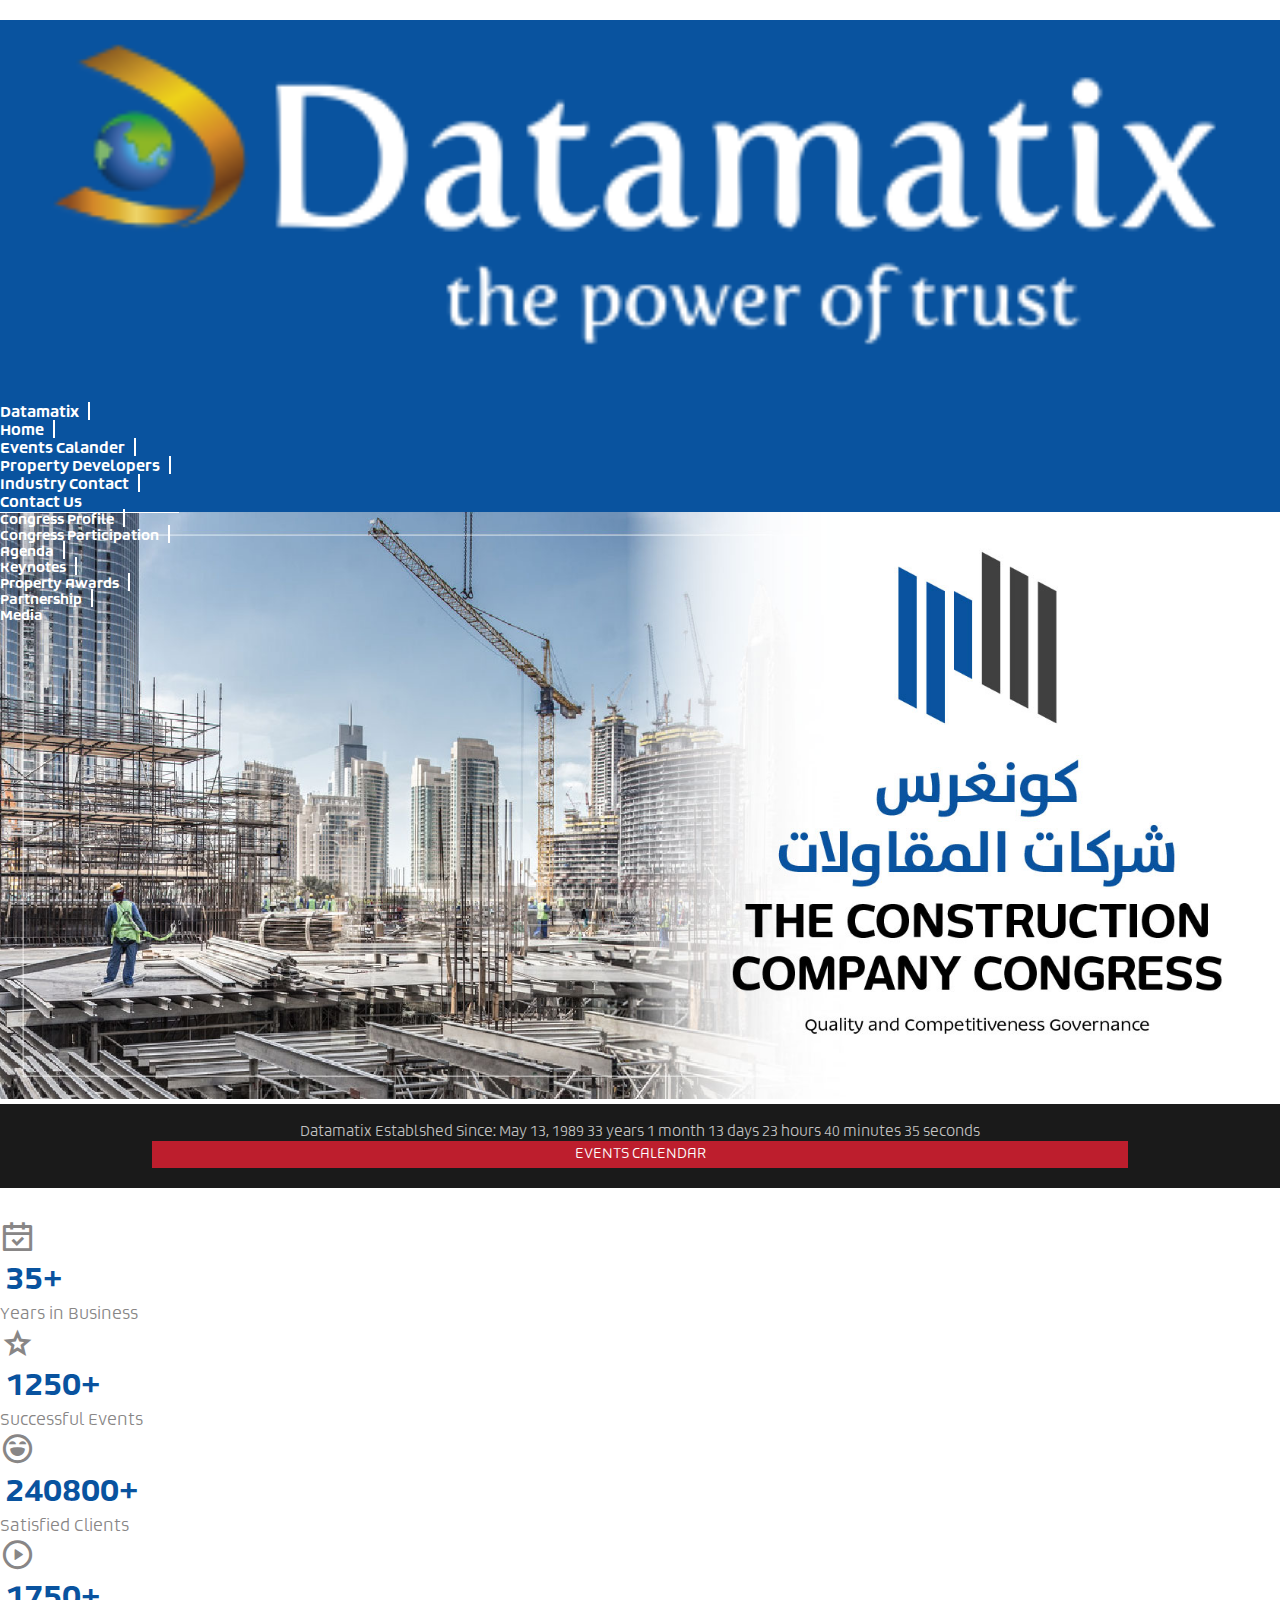
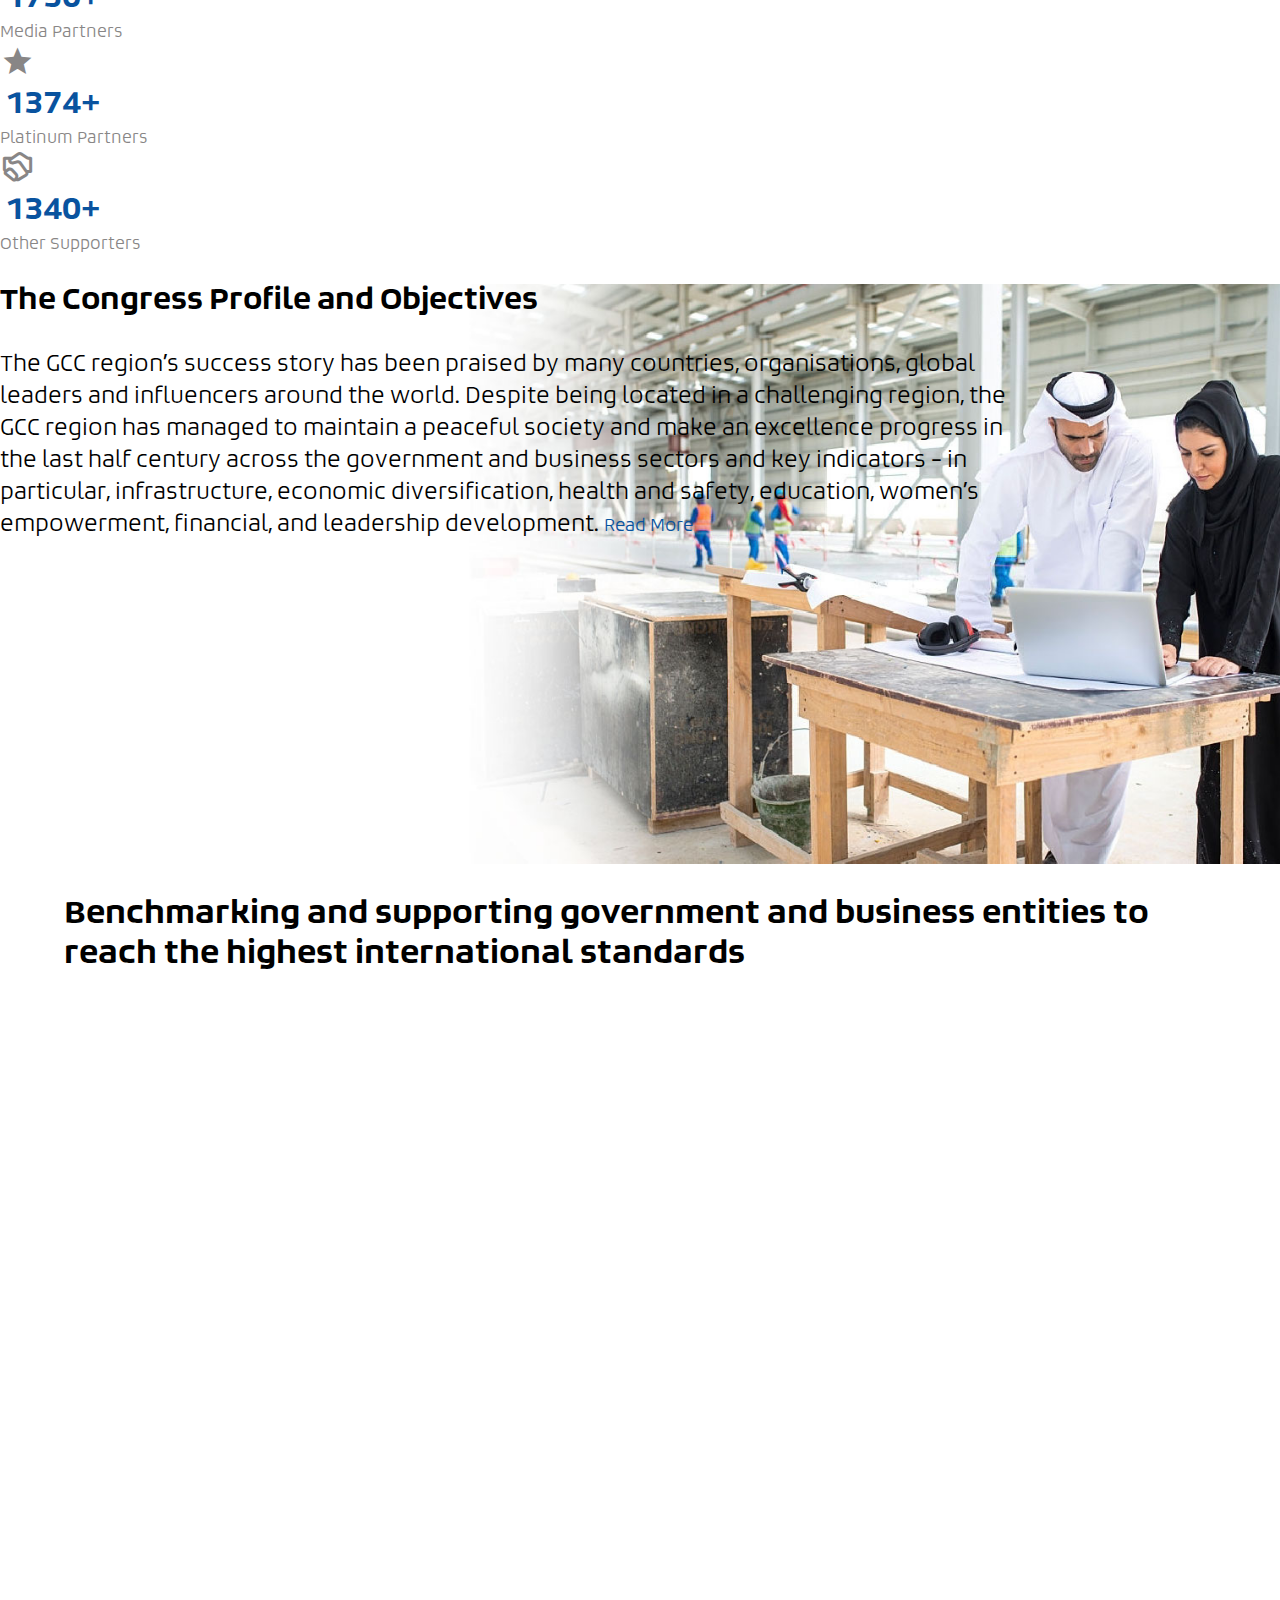
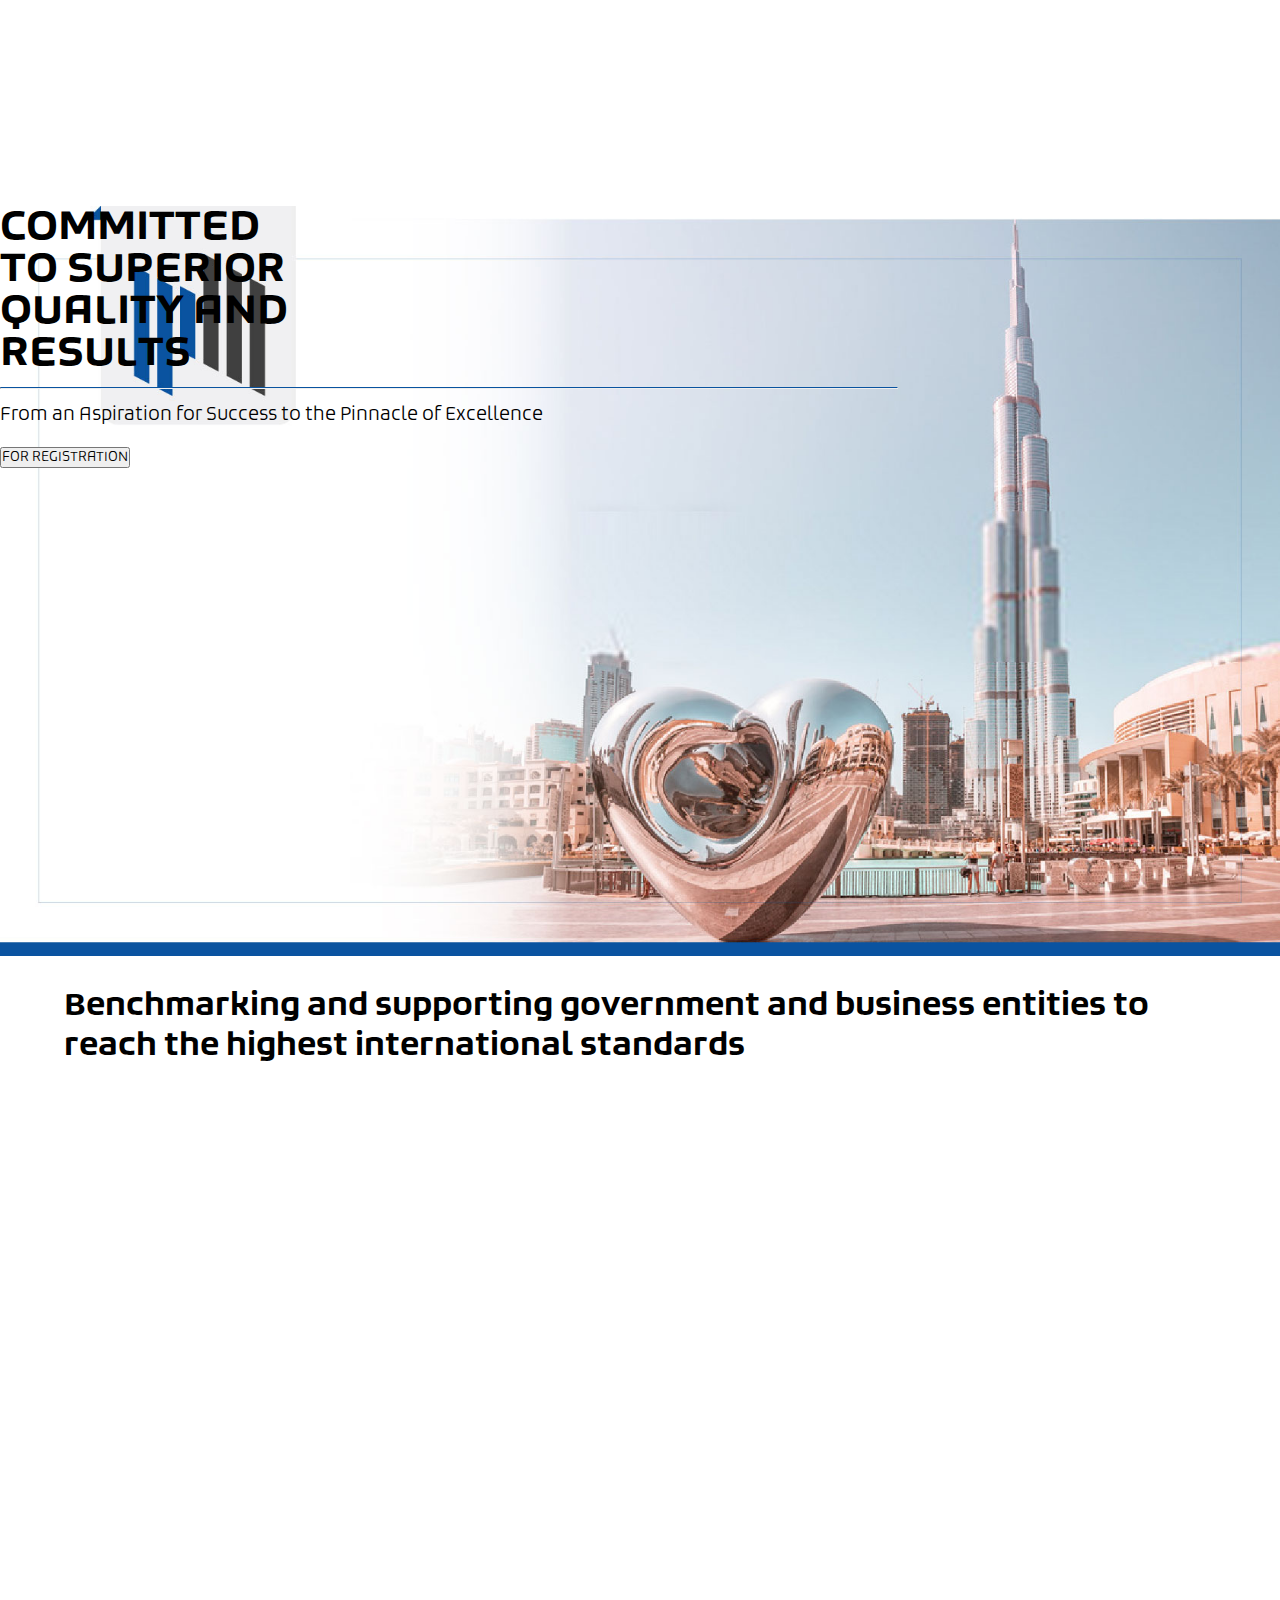
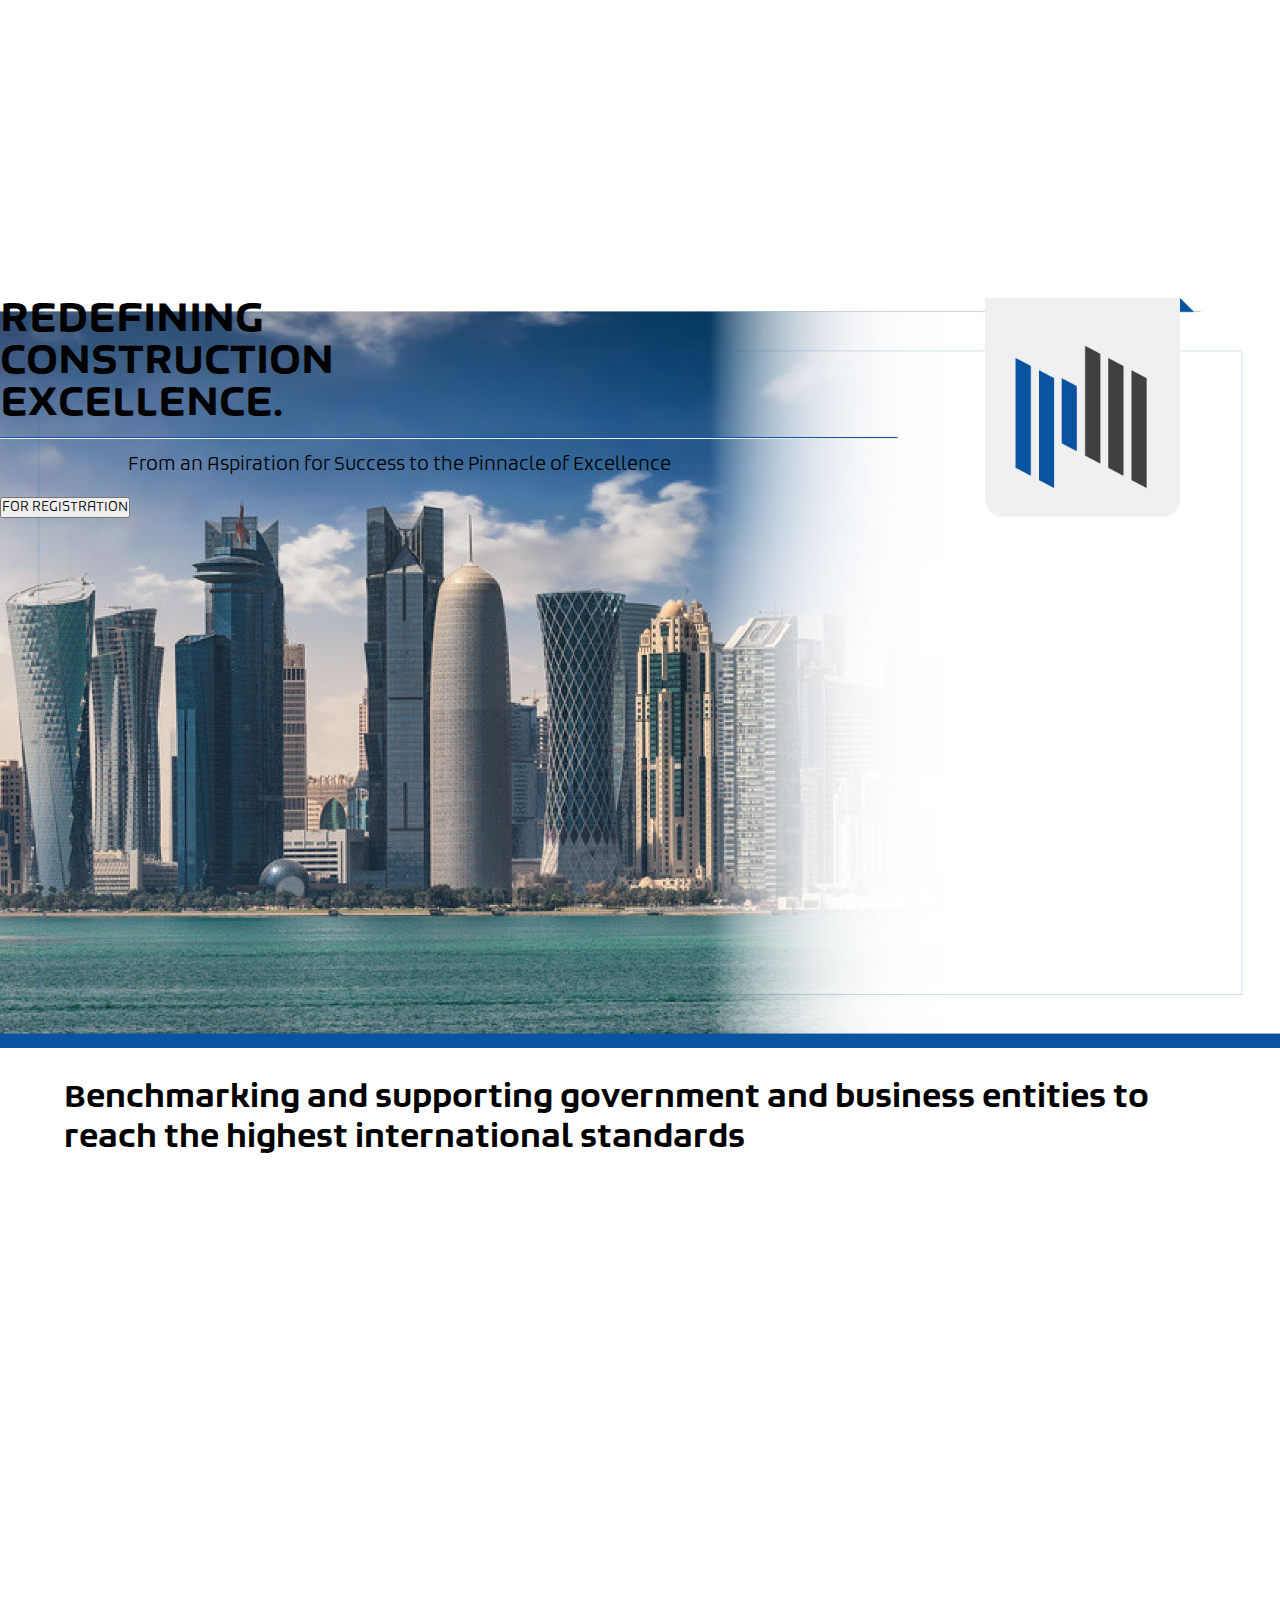
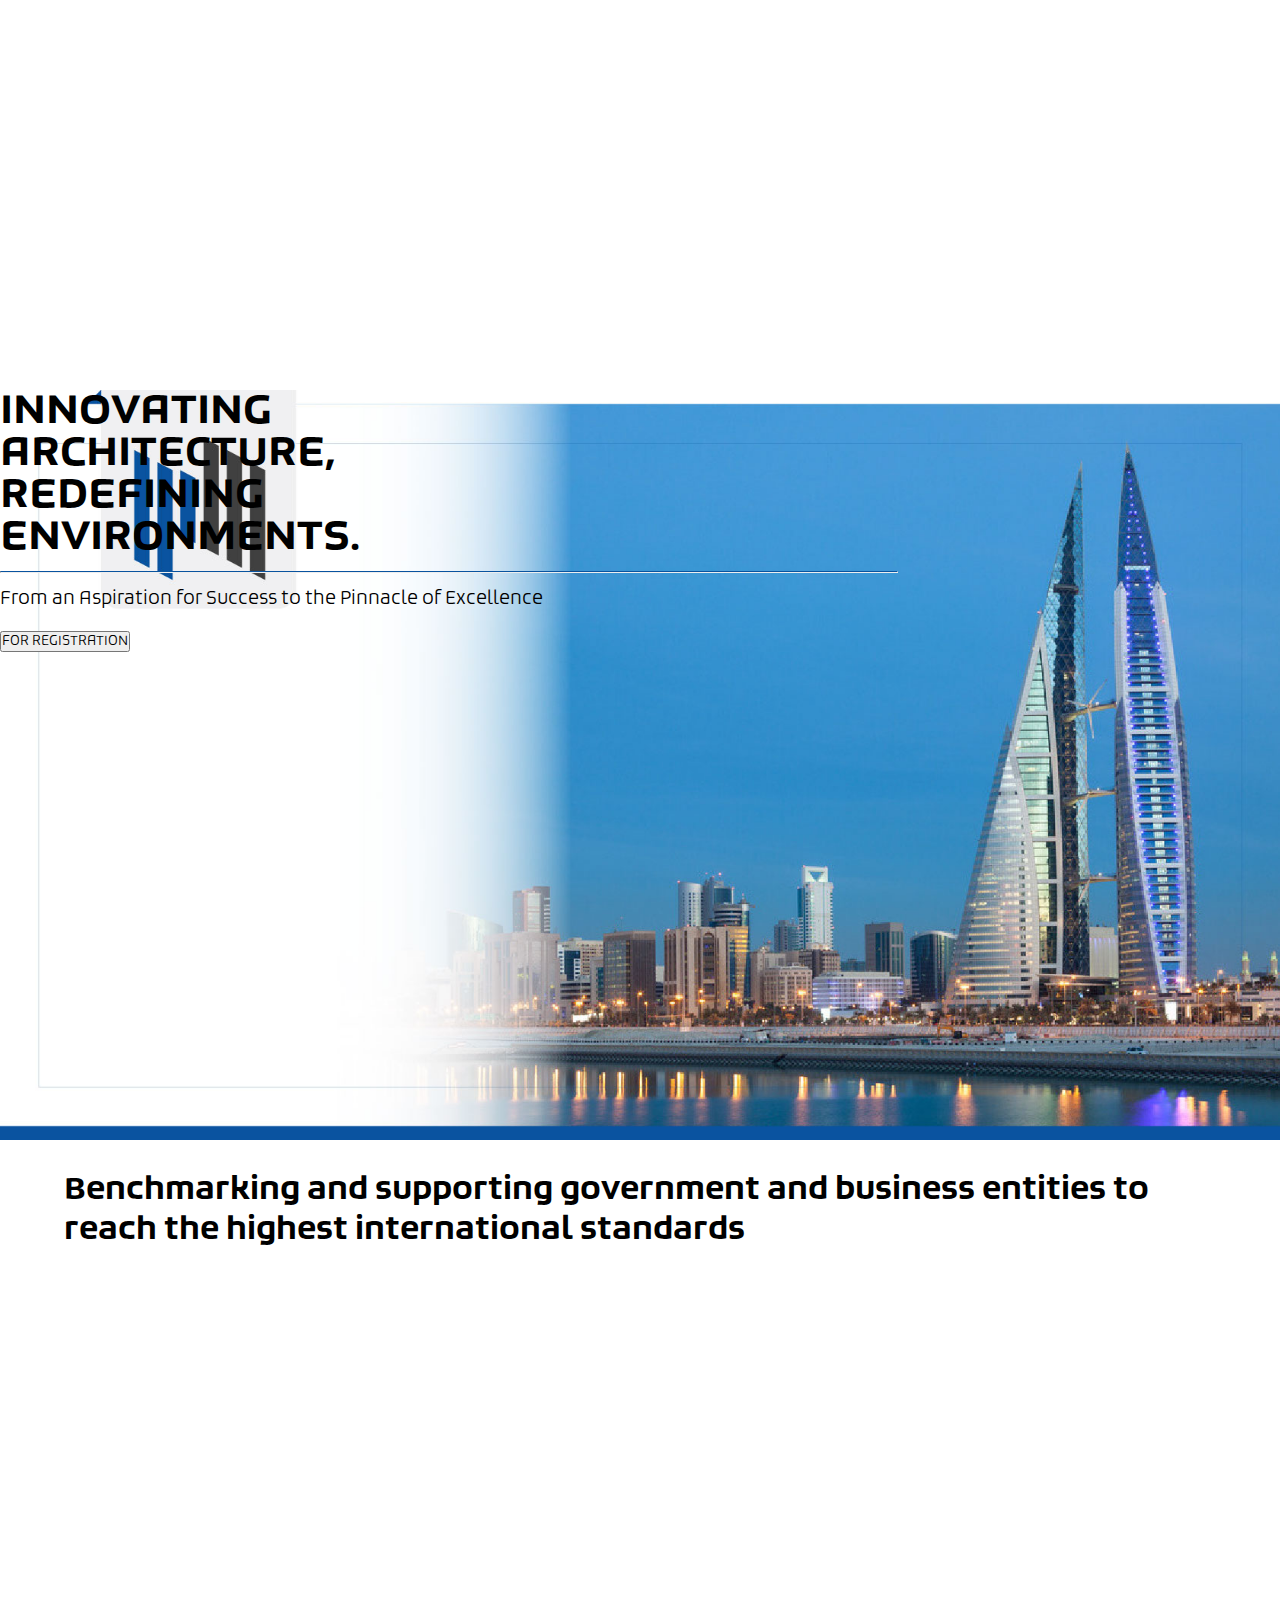
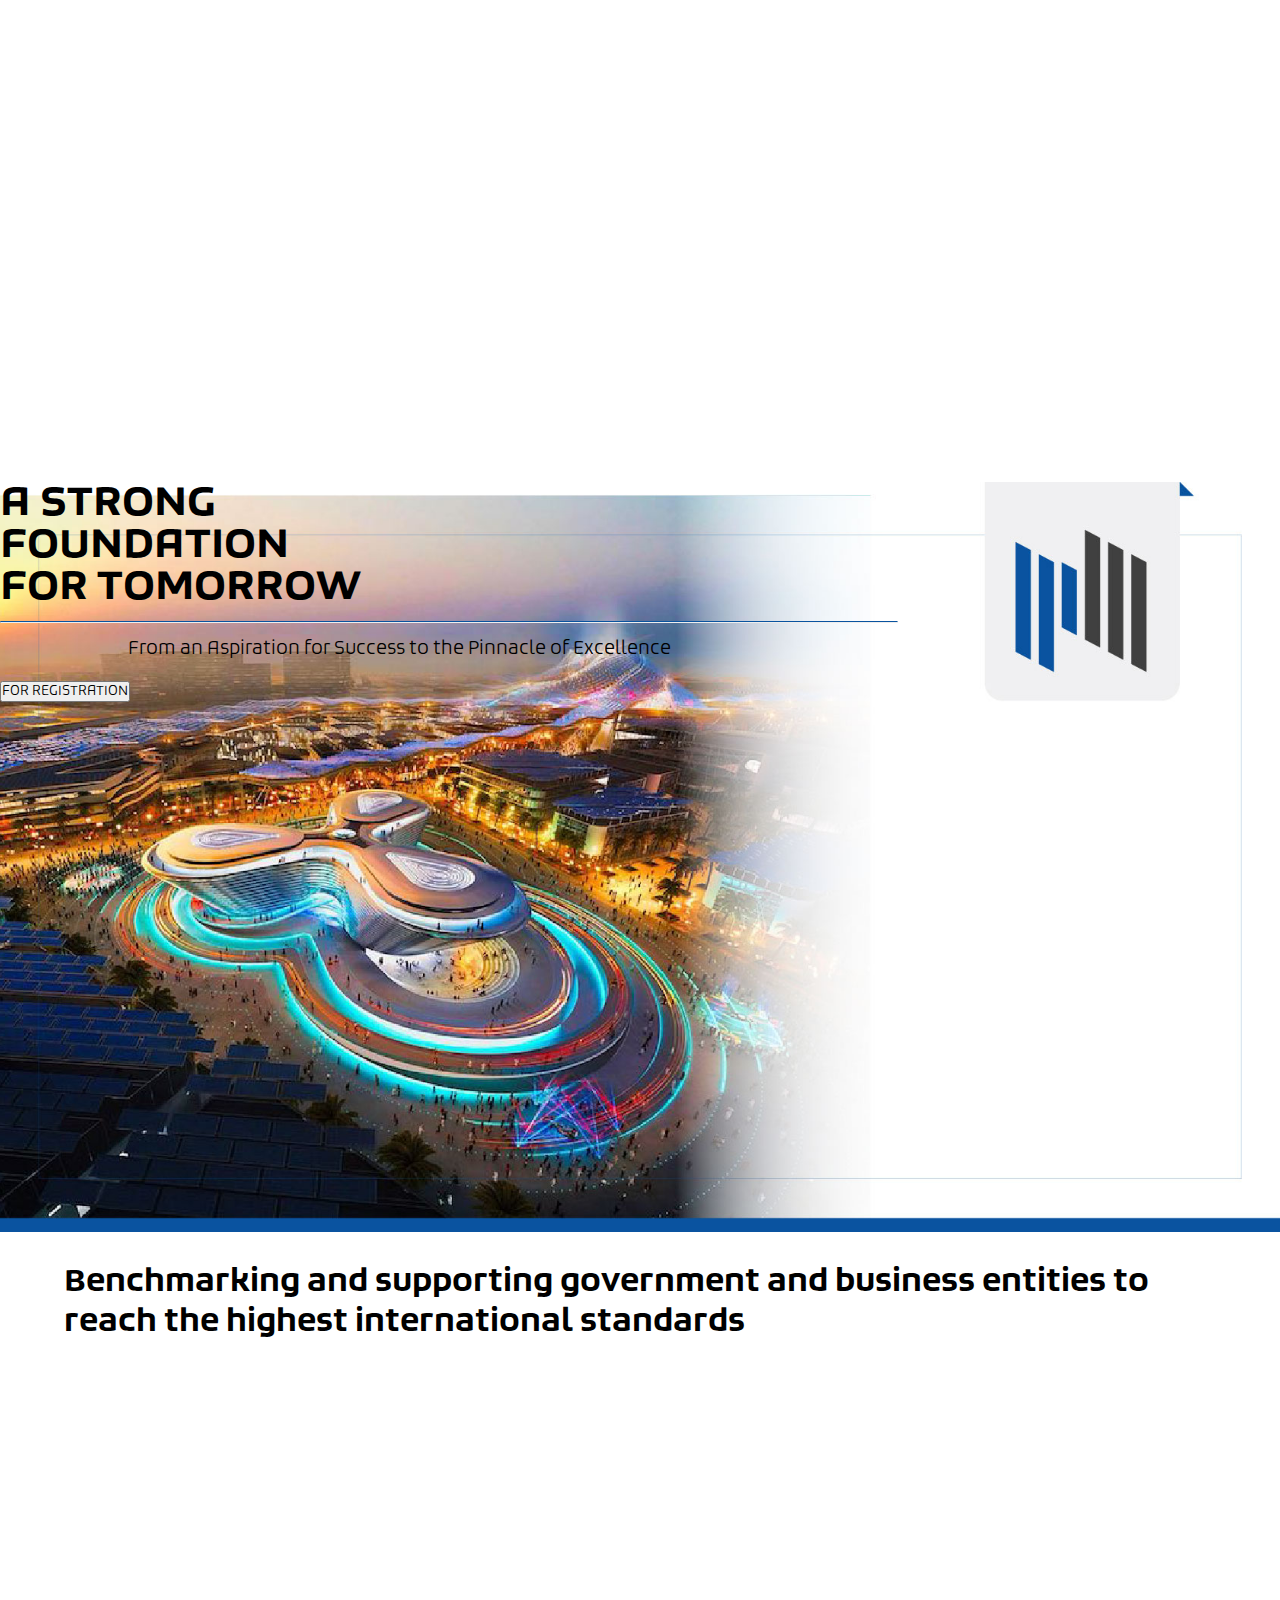
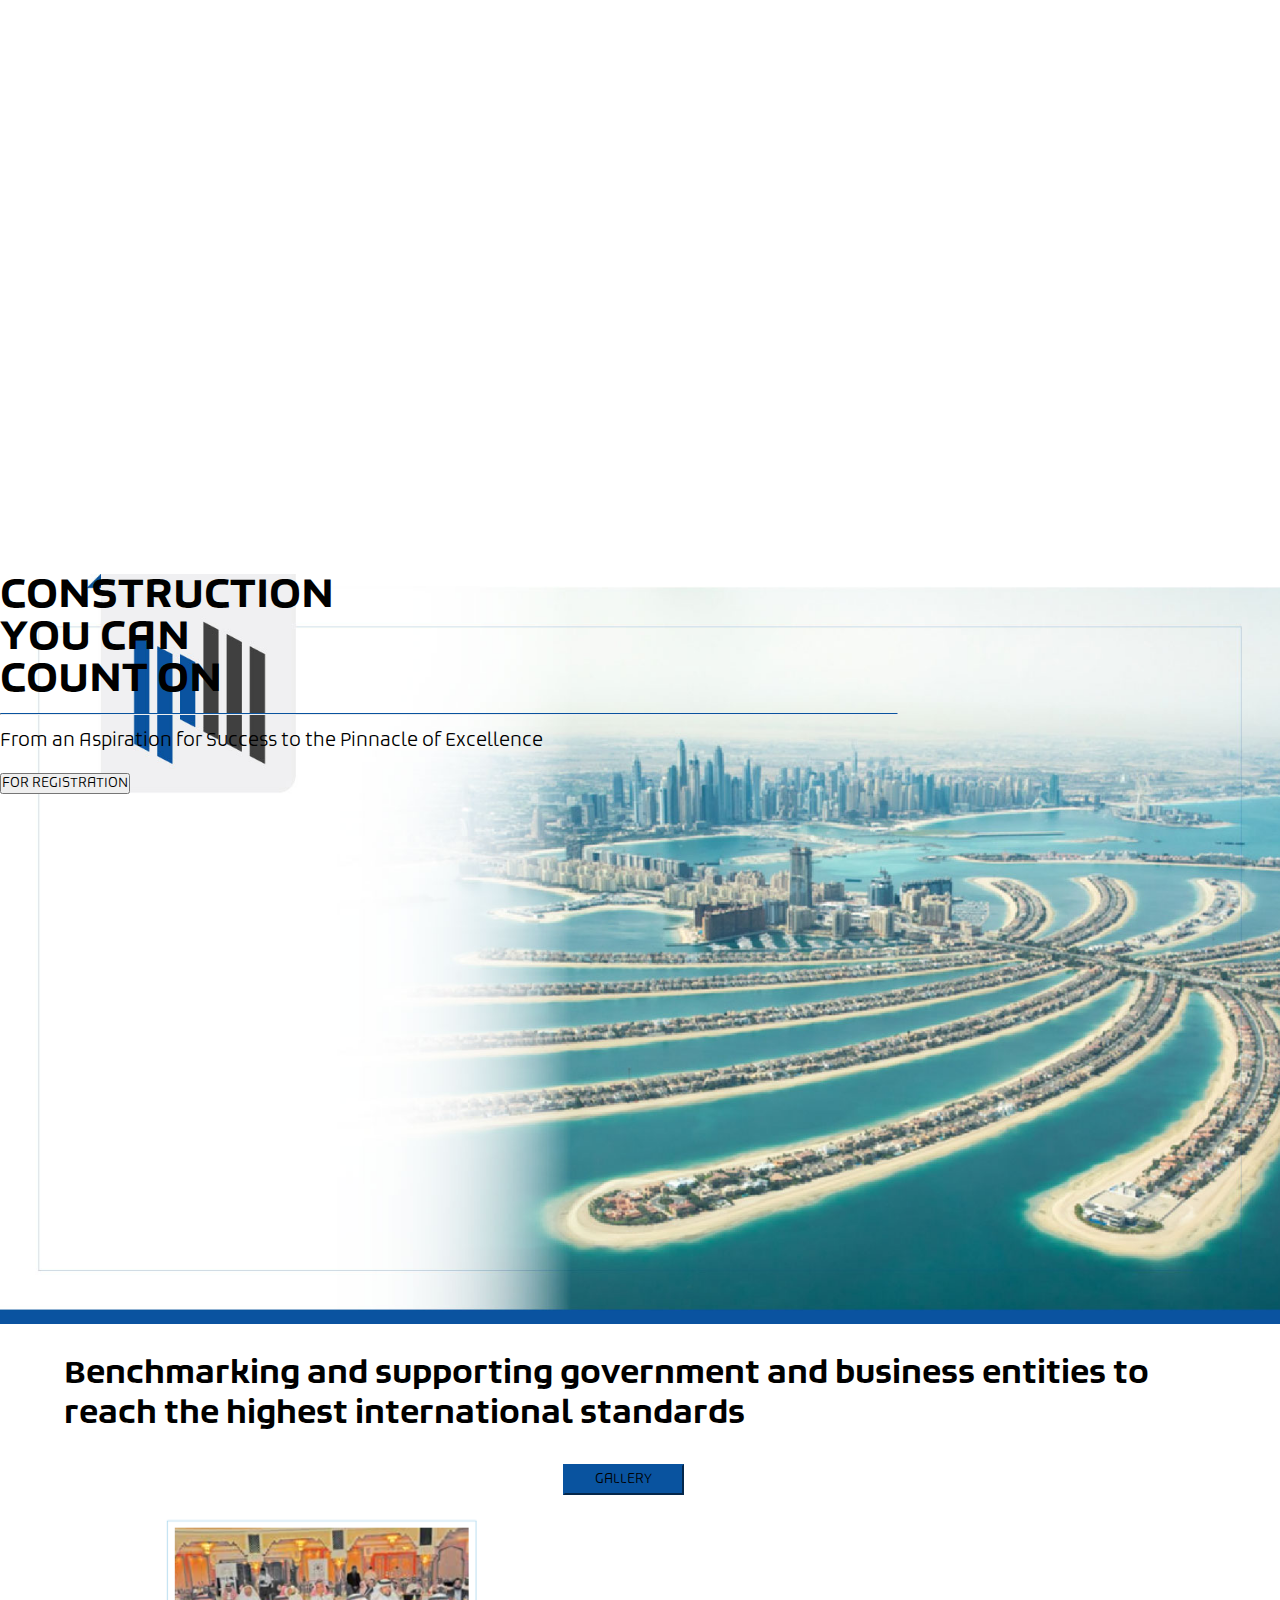
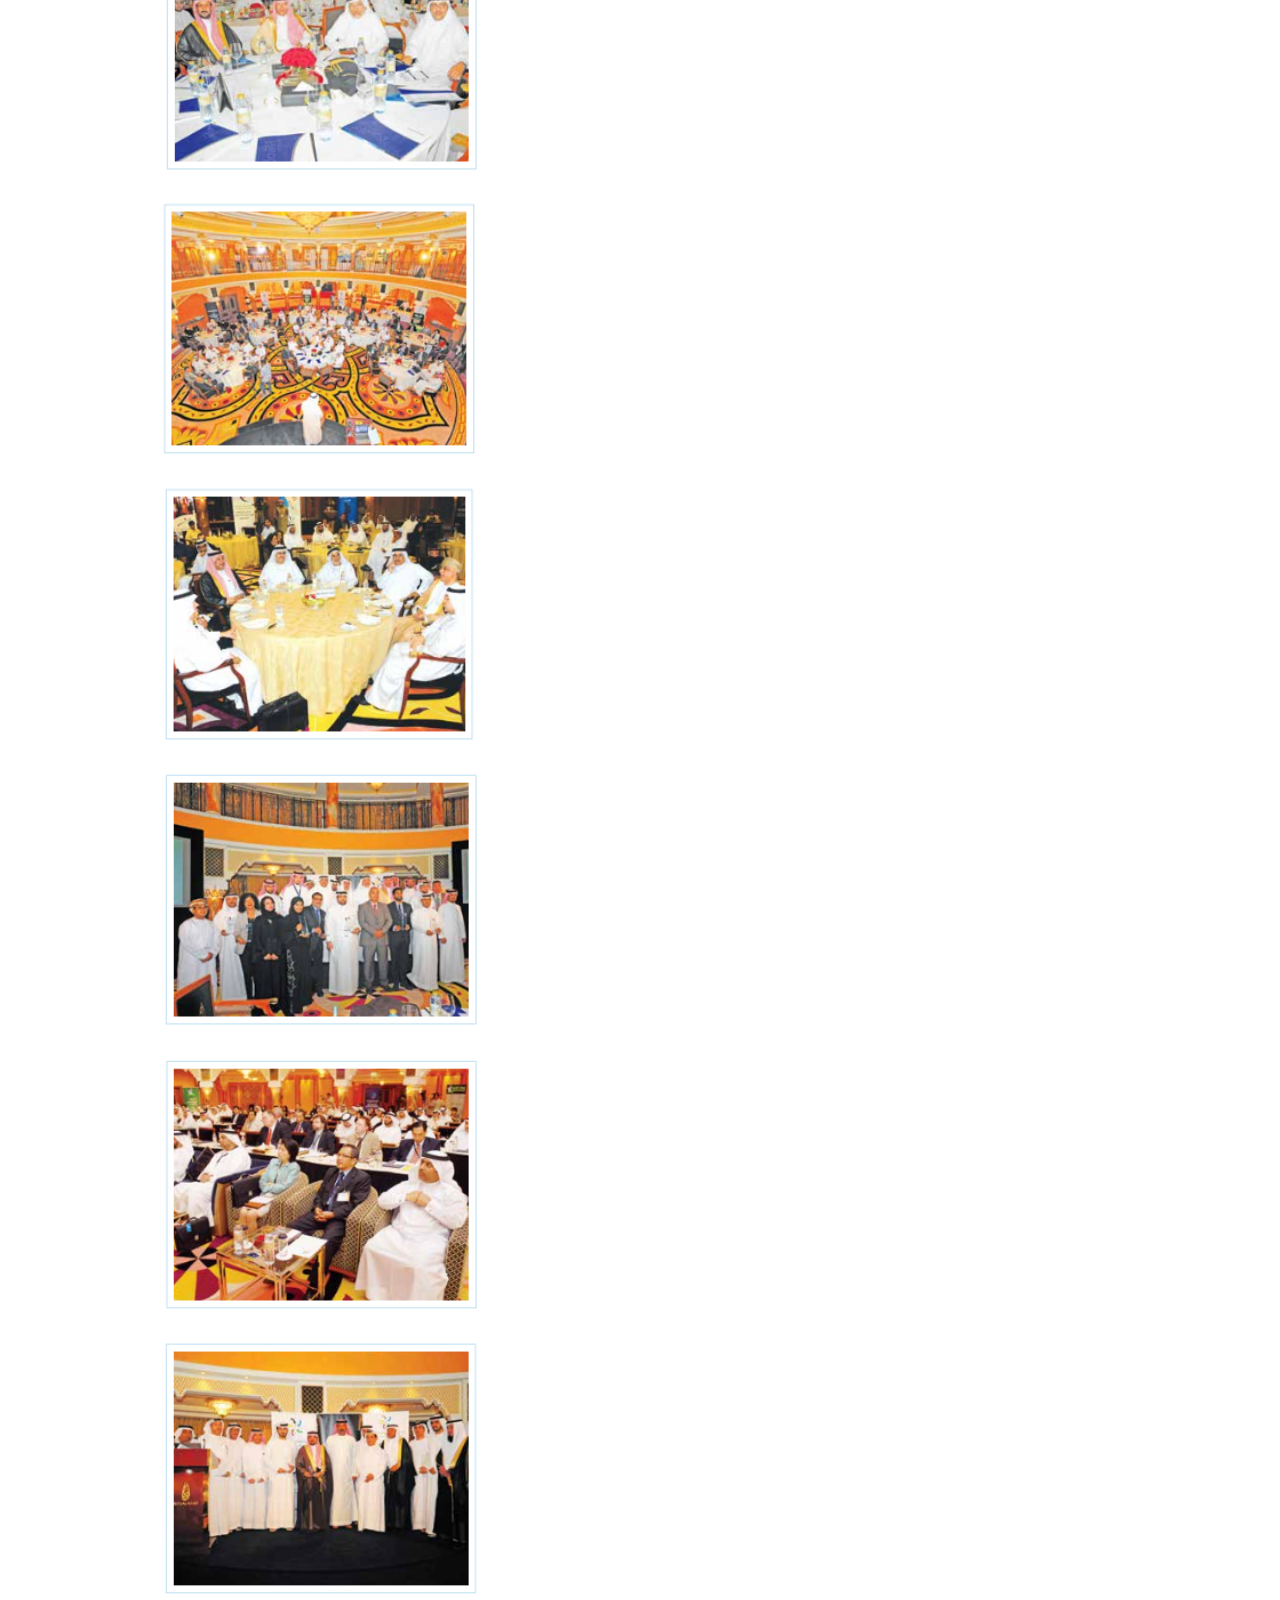
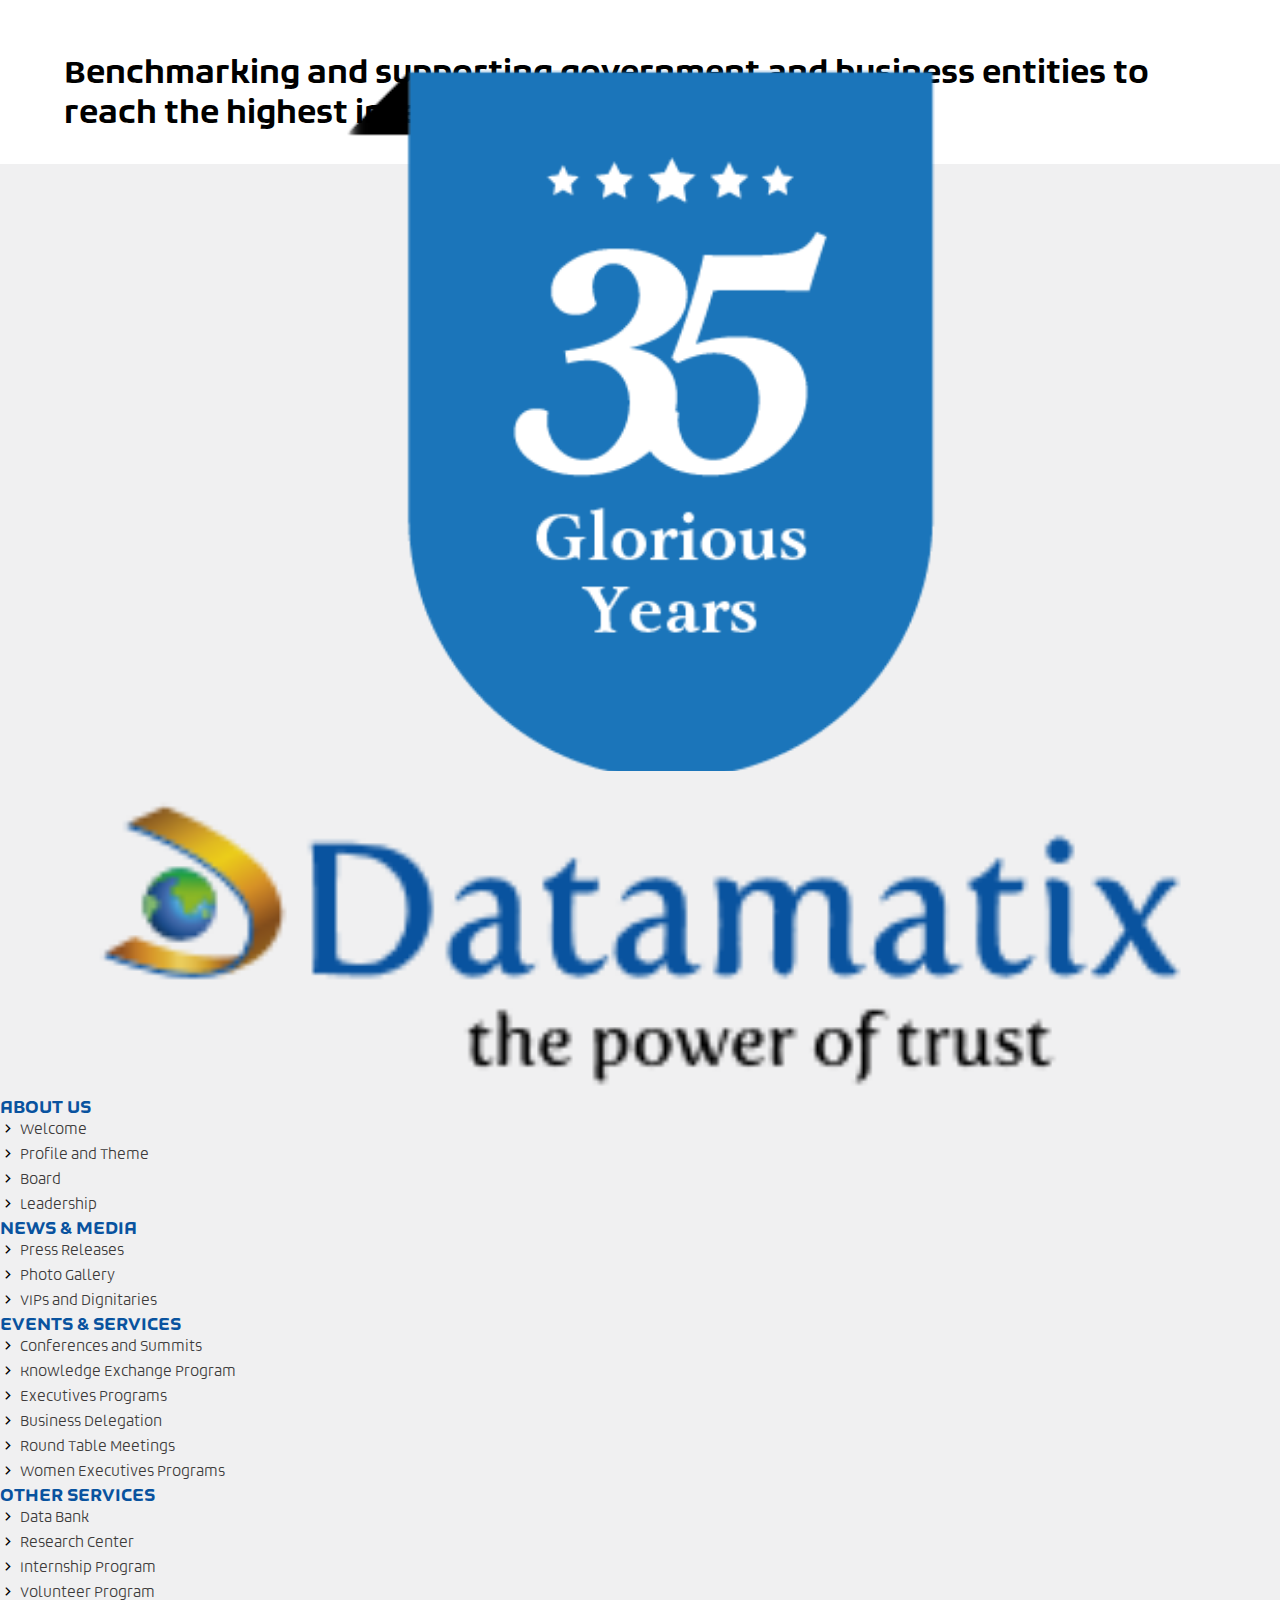
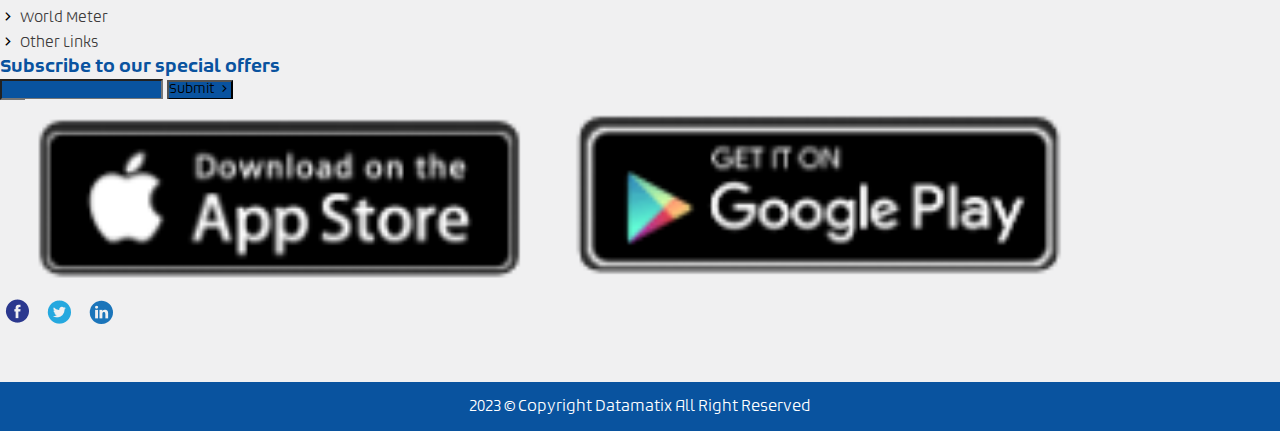
<file: index.html>
<!DOCTYPE html>
<html lang="en">
  <head>
    <meta charset="utf-8">
    <meta name="viewport" content="width=device-width, initial-scale=1">
    <title>The Construction Home</title>
    <link rel="stylesheet" href="./assets/fonts/remixicon.css" />
    <link href="https://cdn.jsdelivr.net/npm/bootstrap@5.3.2/dist/css/bootstrap.min.css" rel="stylesheet" integrity="sha384-T3c6CoIi6uLrA9TneNEoa7RxnatzjcDSCmG1MXxSR1GAsXEV/Dwwykc2MPK8M2HN" crossorigin="anonymous">    
    <script defer src="https://cdn.jsdelivr.net/npm/bootstrap@5.3.2/dist/js/bootstrap.bundle.min.js" integrity="sha384-C6RzsynM9kWDrMNeT87bh95OGNyZPhcTNXj1NW7RuBCsyN/o0jlpcV8Qyq46cDfL" crossorigin="anonymous"></script>
    <link rel="stylesheet" href="./assets/css/constructionStyle.css">
  </head>
  <body>

    <div class="home-screen">
        <!-- start header -->
        <header>
            <div class="container-fluid">
                <div class="row">
                    <div class="col-md-3">
                        <div class="left-part">
                            <a href="/"> 
                                <img src="./assets/img/foodLogo.png" class="img-fluid" alt="logo">
                            </a>
                        </div>
                    </div>
                    <div class="col-md-9">
                        <div class="right-part">
                            <div class="top-nav">
                                <ul class="list-unstyled lists">
                                    <li class="list-inline-item">Datamatix</li>
                                    <li class="list-inline-item">
                                        <a href="/index.html">Home</a>
                                    </li>
                                    <li class="list-inline-item">
                                        <a href="/constructionEvents.html"> Events Calander </a>
                                    </li>
                                    <li class="list-inline-item">
                                        <a href="/constructionCongress.html">Property Developers</a>
                                    </li>
                                    <li class="list-inline-item">Industry Contact</li>
                                    <li class="list-inline-item">Contact Us</li>
                                </ul>
                            </div>


                            <div class="nav1">
                                <ul class="list-unstyled lists">
                                    <li class="list-inline-item">Congress Profile</li>
                                    <li class="list-inline-item">Congress Participation</li>
                                    <li class="list-inline-item">Agenda</li>
                                    <li class="list-inline-item">Keynotes </li>
                                    <li class="list-inline-item">Property Awards </li>
                                    <li class="list-inline-item">Partnership</li>
                                    <li class="list-inline-item">Media</li>
                                </ul>
                           </div>

                        </div>
                    </div>
                </div>
                
                
            </div>
        </header>
        <!-- end header -->

        <!-- start banner_main -->

        <div class="main-banner">
            <img src="./assets/img/construction_img_1.jpg" class="img-fluid" alt="banner" >
        </div>
        <!-- end banner_main-->

        <div class="counter-top">
            <div class="container-fluid">
                <div class="row">
                    <div class="col-md-9 col-12 m-auto">
                        <p>
                            Datamatix Establshed Since: May 13, 1989 33 years 1 month 13 days 23 hours 40 minutes 35 seconds 
                        </p>
                    </div>
                    <div class="col-md-3 col-12">
                        <button class="btn btn-danger">
                            <a href="./constructionEvents.html">EVENTS CALENDAR </a>
                        </button>
                    </div>
                </div>
            </div>
        </div>

        <!-- start Counter -->
        <div class="counter">
            <div class="container">
                <div class="row">
                    <div class="col-md-2 col-6">
                        <div class="counter-desc text-center">
                            <i class="ri-calendar-check-line"></i>
                            <h2>35+</h2>
                            <p>Years in Business</p>
                        </div>
                    </div>
                    <div class="col-md-2 col-6">
                        <div class="counter-desc text-center">
                            <i class="ri-star-s-line"></i>
                            <h2>1250+</h2>
                            <p>Successful Events</p>
                        </div>
                    </div>
                    <div class="col-md-2 col-6">
                        <div class="counter-desc text-center">
                            <i class="ri-emotion-laugh-line"></i>
                            <h2>240800+</h2>
                            <p>Satisfied Clients</p>
                        </div>
                    </div>
                    <div class="col-md-2 col-6">
                        <div class="counter-desc text-center">
                            <i class="ri-play-circle-line"></i>
                            <h2>1750+</h2>
                            <p>Media Partners</p>
                        </div>
                    </div>
                    <div class="col-md-2 col-6">
                        <div class="counter-desc text-center">
                            <i class="ri-star-s-fill"></i>
                            <h2>1374+</h2>
                            <p>Platinum Partners</p>
                        </div>
                    </div>
                    <div class="col-md-2 col-6">
                        <div class="counter-desc text-center">
                            <i class="ri-shake-hands-line"></i>
                            <h2>1340+</h2>
                            <p>Other Supporters</p>
                        </div>
                    </div>
                </div>
            </div>
        </div>
        <!-- end Counter -->

        <!-- <div class="datamatix-section">
            <div class="container">
                <div class="row">
                    <div class="col-12">
                        <h3>Conference Proﬁle and Objectives</h3>
                        <p>
                            The GCC region's success story has been praised by many countries, organisations, global  
                            influencers around the wold. Despite being located in a challenging region, the GCC 
                            region has managed to maintain a peaceful society and make an excellence progress 
                            in the last half century across the government and business sectors and key 
                            indicators - in particular, infrastructure, economic diversification, health 
                            and safety, education, women's empowerment, financial, and leadership development. 
                        </p>
                        <br>
                        <p>
                            Approximately 100 years ago, when the area was sustained by fishing and pearl diving 
                            for years, GCC then started looking for an alternative source of income and becoming 
                            the leading re-export ports, airports and many other diversified industries.  
                        </p>
                        <p>
                            During the 19th and earl 20th century's, the pearling industry thrived in the rlative 
                            calm at sea, providing both income and employment to the people of the GCC, It began 
                            to become a good economic resource for the local people. The decline of pearling 
                            in 1920s and 1930s resulted in a very difficult era, with little opportunity to 
                            build any infrastructure.  <a>Read More</a>
                        </p>
                       
                    </div>
                </div>
            </div>
        </div>
        <br> -->

        <!-- start banners -->
        <div class="bannerTop">

            <div class="container">
                <div class="row">
                    <div class="col-md-7 col-12">
                        <div class="datamatix-section">
                            <h3>The Congress Proﬁle and Objectives</h3>
                            <p>
                                The GCC region’s success story has been
                                praised by many countries, organisations,
                                global leaders and inﬂuencers around the world. Despite being located in a challenging region,
                                the GCC region has managed to maintain a peaceful society and make an excellence
                                progress in the last half century across the government and business sectors and key 
                                indicators – in particular, infrastructure,
                                economic diversiﬁcation, health and safety, education, women’s empowerment, ﬁnancial,
                                and leadership development. <a href="/">Read More</a>
                            </p>
                        </div>
                    </div>
                </div>
            </div>
        </div>

        <div class="container">
            <h2 class="banner_title text-center" style="margin: 30px auto; width: 90%;">
                Benchmarking and supporting government and business entities to reach the highest international standards</h2>
        </div> 

        <div class="banner-1 banner bannerLeft">
            <div class="over">
                <div class="container">
                    <div class="row">
                        <div class="col-md-5 col-11 text-left">
                            <div class="banner-text">
                                <h3>
                                    COMMITTED <br>
                                    TO SUPERIOR <br>
                                    QUALITY AND <br>
                                    RESULTS
                                </h3>
                                <hr>
                                <p>
                                    From an Aspiration for Success to the Pinnacle of Excellence 
                                </p>
                                <button class="btn btn-primary">FOR REGISTRATION</button>
                            </div>
                        </div>
                        <div class="col-md-7 col-1"></div>
                    </div>
                </div>
            </div>
        </div>

        <!-- <div class="container">
            <h2 class="banner_title">Benchmarking and supporting government and business entities to reach the highest international standards</h2>
            <p class="banner_text">
                During the 19th and early 20th century’s, the pearling industry thrived in the relative 
                calm at sea, providing both income and employment to the people of the GCC. 
                It began to become a good economic resource for the local people. The decline of pearling 
                in 1920s and 1930s resulted in a very difﬁcult era, with little opportunity to build any 
                infrastructure.
            </p>
        </div> -->

        <div class="container">
            <h2 class="banner_title text-center" style="margin: 30px auto; width: 90%;">
                Benchmarking and supporting government and business entities to reach the highest international standards</h2>
        </div> 

        <div class="banner-2 banner bannerRight">
            <div class="over">
                <div class="container">
                    <div class="row">
                        <div class="col-md-7 col-1"></div>
                        <div class="col-md-5 col-11 text-end">
                            <div class="banner-text">
                                <h3>
                                    REDEFINING <br>
                                    CONSTRUCTION<br>
                                    EXCELLENCE.
                                </h3>
                                <hr>
                                <p>
                                    From an Aspiration for Success to the Pinnacle of Excellence 
                                </p>
                                <button class="btn btn-primary">FOR REGISTRATION</button>
                            </div>
                        </div>
                    </div>
                </div>
            </div>
        </div>

        <div class="container">
            <h2 class="banner_title text-center" style="margin: 30px auto; width: 90%;">
                Benchmarking and supporting government and business entities to reach the highest international standards</h2>
        </div> 

        <div class="banner-3 banner bannerLeft">
            <div class="over">
                <div class="container">
                    <div class="row">
                        <div class="col-md-5 col-11 text-left">
                            <div class="banner-text">
                                <h3>
                                    INNOVATING <br>
                                    ARCHITECTURE, <br>
                                    REDEFINING <br>
                                    ENVIRONMENTS.
                                </h3>
                                <hr>
                                <p>
                                    From an Aspiration for Success to the Pinnacle of Excellence 
                                </p>
                                <button class="btn btn-primary">FOR REGISTRATION</button>
                            </div>
                        </div>
                        <div class="col-md-7 col-1"></div>
                    </div>
                </div>
            </div>
        </div>

        <div class="container">
            <h2 class="banner_title text-center" style="margin: 30px auto; width: 90%;">
                Benchmarking and supporting government and business entities to reach the highest international standards</h2>
        </div> 

        <div class="banner-4 banner bannerRight">
            <div class="over">
                <div class="container">
                    <div class="row">
                        <div class="col-md-7 col-1"></div>
                        <div class="col-md-5 col-11 text-end">
                            <div class="banner-text">
                                <h3>
                                    A STRONG<br>
                                    FOUNDATION <br>
                                    FOR TOMORROW
                                </h3>
                                <hr>
                                <p>
                                    From an Aspiration for Success to the Pinnacle of Excellence 
                                </p>
                                <button class="btn btn-primary">FOR REGISTRATION</button>
                            </div>
                        </div>
                    </div>
                </div>
            </div>
        </div>

        <div class="container">
            <h2 class="banner_title text-center" style="margin: 30px auto; width: 90%;">
                Benchmarking and supporting government and business entities to reach the highest international standards</h2>
        </div> 

        <div class="banner-5 banner bannerLeft">
            <div class="over">
                <div class="container">
                    <div class="row">
                        <div class="col-md-5 col-11 text-left">
                            <div class="banner-text">
                                <h3>
                                    CONSTRUCTION <br>
                                    YOU CAN<br>
                                    COUNT ON
                                </h3>
                                <hr>
                                <p>
                                    From an Aspiration for Success to the Pinnacle of Excellence 
                                </p>
                                <button class="btn btn-primary">FOR REGISTRATION</button>
                            </div>
                        </div>
                        <div class="col-md-7 col-1"></div>
                    </div>
                </div>
            </div>
        </div>

        <div class="container">
            <h2 class="banner_title text-center" style="margin: 30px auto; width: 90%;">
                Benchmarking and supporting government and business entities to reach the highest international standards</h2>
        </div> 

        <!-- end banners -->

        <!-- <div class="container text-center">
            <h2 class="banner_title text-center">Benchmarking and supporting government and business entities to reach the highest international standards</h2>
        </div> -->

        <!-- <div class="categories">
            <div class="container">
                <div class="row">
                    <div class="col-lg-4 col-md-6 col-12">
                        <div class="cat">
                            <img src="./assets/img/category1.png" width="320" height="260" class="img-fluid" alt="img1">
                        </div>
                    </div>
                    <div class="col-lg-4 col-md-6 col-12">
                        <div class="cat">
                            <img src="./assets/img/category2.png" width="320" height="260" class="img-fluid" alt="img2">
                        </div>
                    </div>
                    <div class="col-lg-4 col-md-6 col-12">
                        <div class="cat">

                            <img src="./assets/img/category3.png" width="320" height="260" class="img-fluid" alt="img3">
                        </div>
                    </div>
                    <div class="col-lg-4 col-md-6 col-12">
                        <div class="cat">
                            <img src="./assets/img/category4.png" width="320" height="260" class="img-fluid" alt="img4">
                        </div>
                    </div>
                    <div class="col-lg-4 col-md-6 col-12">
                        <div class="cat">
                            <img src="./assets/img/category5.png" width="320" height="260" class="img-fluid" alt="img5">
                        </div>
                    </div>
                    <div class="col-lg-4 col-md-6 col-12">
                        <div class="cat">
                            <img src="./assets/img/category6.png" width="320" height="260" class="img-fluid" alt="img6">
                        </div>
                    </div>
                </div>
            </div>
        </div> -->

        <!-- start UPCOMING EVENTS -->
        
        <!-- <div class="events">
            <div class="container">
                <h3>UPCOMING EVENTS</h3>
                <div class="row">
                    <div class="col-md-4 col-12">
                        <div class="event-card active">
                            <img src="./assets/img/event1.png" alt="event1" class="img-fluid">
                            <h5>The Construction Company Congress</h5>
                            <div class="card-body">
                                <p>About 4-decades ago, the institute embarked on a global excellence development journey to accelerate the leadership and organizational development goals of the middle east region and</p>
                            </div>
                            <div class="card-footer">
                                <h6>MARCH 23, 2022</h6>
                                <p>Dubai, United Arab Emirates</p>
                            </div>
                            <button class="btn btn-primary">
                                <a href="/">FOR REGISTRATION</a>
                                <i class="ri-arrow-right-s-line ms-2"></i>
                            </button>
                        </div>
                    </div>
                    <div class="col-md-4 col-12">
                        <div class="event-card">
                            <img src="./assets/img/event2.png" alt="event2" class="img-fluid">
                            <h5>The Food <br> Company Congress</h5>
                            <div class="card-body">
                                <p>About 4-decades ago, the institute embarked on a global excellence development journey to accelerate the leadership and organizational development goals of the middle east region and</p>
                            </div>
                            <div class="card-footer">
                                <h6>MARCH 23, 2022</h6>
                                <p>Dubai, United Arab Emirates</p>
                            </div>
                            <button class="btn btn-primary">
                                <a href="/">FOR REGISTRATION</a>
                                <i class="ri-arrow-right-s-line ms-2"></i>
                            </button>
                        </div>
                    </div>
                    <div class="col-md-4 col-12">
                        <div class="event-card">
                            <img src="./assets/img/event3.png" alt="event3" class="img-fluid">
                            <h5>The Architect Company Congress</h5>
                            <div class="card-body">
                                <p>About 4-decades ago, the institute embarked on a global excellence development journey to accelerate the leadership and organizational development goals of the middle east region and</p>
                            </div>
                            <div class="card-footer">
                                <h6>MARCH 23, 2022</h6>
                                <p>Dubai, United Arab Emirates</p>
                            </div>
                            <button class="btn btn-primary">
                                <a href="/">FOR REGISTRATION</a>
                                <i class="ri-arrow-right-s-line ms-2"></i>
                            </button>
                        </div>
                    </div>
                    <div class="col-md-4 col-12">
                        <div class="event-card active">
                            <img src="./assets/img/event4.png" alt="event4" class="img-fluid">
                            <h5>The Building Materials Congress</h5>
                            <div class="card-body">
                                <p>About 4-decades ago, the institute embarked on a global excellence development journey to accelerate the leadership and organizational development goals of the middle east region and</p>
                            </div>
                            <div class="card-footer">
                                <h6>MARCH 23, 2022</h6>
                                <p>Dubai, United Arab Emirates</p>
                            </div>
                            <button class="btn btn-primary">
                                <a href="/">FOR REGISTRATION</a>
                                <i class="ri-arrow-right-s-line ms-2"></i>
                            </button>
                        </div>
                    </div>
                    <div class="col-md-4 col-12">
                        <div class="event-card">
                            <img src="./assets/img/event2.png" alt="event2" class="img-fluid">
                            <h5>The Food <br> Company Congress</h5>
                            <div class="card-body">
                                <p>About 4-decades ago, the institute embarked on a global excellence development journey to accelerate the leadership and organizational development goals of the middle east region and</p>
                            </div>
                            <div class="card-footer">
                                <h6>MARCH 23, 2022</h6>
                                <p>Dubai, United Arab Emirates</p>
                            </div>
                            <button class="btn btn-primary">
                                <a href="/">FOR REGISTRATION</a>
                                <i class="ri-arrow-right-s-line ms-2"></i>
                            </button>
                        </div>
                    </div>
                    <div class="col-md-4 col-12">
                        <div class="event-card">
                            <img src="./assets/img/event3.png" alt="event3" class="img-fluid">
                            <h5>The Architect Company Congress</h5>
                            <div class="card-body">
                                <p>About 4-decades ago, the institute embarked on a global excellence development journey to accelerate the leadership and organizational development goals of the middle east region and</p>
                            </div>
                            <div class="card-footer">
                                <h6>MARCH 23, 2022</h6>
                                <p>Dubai, United Arab Emirates</p>
                            </div>
                            <button class="btn btn-primary">
                                <a href="/">FOR REGISTRATION</a>
                                <i class="ri-arrow-right-s-line ms-2"></i>
                            </button>
                        </div>
                    </div>
                    <div class="col-md-4 col-12">
                        <div class="event-card active">
                            <img src="./assets/img/event4.png" alt="event4" class="img-fluid">
                            <h5>The Building Materials Congress</h5>
                            <div class="card-body">
                                <p>About 4-decades ago, the institute embarked on a global excellence development journey to accelerate the leadership and organizational development goals of the middle east region and</p>
                            </div>
                            <div class="card-footer">
                                <h6>MARCH 23, 2022</h6>
                                <p>Dubai, United Arab Emirates</p>
                            </div>
                            <button class="btn btn-primary">
                                <a href="/">FOR REGISTRATION</a>
                                <i class="ri-arrow-right-s-line ms-2"></i>
                            </button>
                        </div>
                    </div>
                    <div class="col-md-4 col-12">
                        <div class="event-card">
                            <img src="./assets/img/event2.png" alt="event2" class="img-fluid">
                            <h5>The Food <br> Company Congress</h5>
                            <div class="card-body">
                                <p>About 4-decades ago, the institute embarked on a global excellence development journey to accelerate the leadership and organizational development goals of the middle east region and</p>
                            </div>
                            <div class="card-footer">
                                <h6>MARCH 23, 2022</h6>
                                <p>Dubai, United Arab Emirates</p>
                            </div>
                            <button class="btn btn-primary">
                                <a href="/">FOR REGISTRATION</a>
                                <i class="ri-arrow-right-s-line ms-2"></i>
                            </button>
                        </div>
                    </div>
                    <div class="col-md-4 col-12">
                        <div class="event-card">
                            <img src="./assets/img/event3.png" alt="event3" class="img-fluid">
                            <h5>The Architect Company Congress</h5>
                            <div class="card-body">
                                <p>About 4-decades ago, the institute embarked on a global excellence development journey to accelerate the leadership and organizational development goals of the middle east region and</p>
                            </div>
                            <div class="card-footer">
                                <h6>MARCH 23, 2022</h6>
                                <p>Dubai, United Arab Emirates</p>
                            </div>
                            <button class="btn btn-primary">
                                <a href="/">FOR REGISTRATION</a>
                                <i class="ri-arrow-right-s-line ms-2"></i>
                            </button>
                        </div>
                    </div>
                </div>
            </div>
        </div> -->

        <!-- end UPCOMING EVENTS -->
        

        <!-- start gallery -->
        <div class="gallery">
            <div class="container">
                <div class="row">
                    <div class="col-12">
                        <button class="btn btn-primary">GALLERY</button>
                    </div>
                </div>
                <div class="row">
                    <div class=" col-md-4 col-sm-6 col-12">
                        <img src="./assets/img/category1.png" width="320" height="260" class="img-fluid">
                    </div>
                    <div class=" col-md-4 col-sm-6 col-12">
                        <img src="./assets/img/category2.png" width="320" height="260" class="img-fluid">
                    </div>
                    <div class=" col-md-4 col-sm-6 col-12">
                        <img src="./assets/img/category3.png" width="320" height="260" class="img-fluid">
                    </div>
                    <div class=" col-md-4 col-sm-6 col-12">
                        <img src="./assets/img/category4.png" width="320" height="260" class="img-fluid">
                    </div>
                    <div class=" col-md-4 col-sm-6 col-12">
                        <img src="./assets/img/category5.png" width="320" height="260" class="img-fluid">
                    </div>
                    <div class=" col-md-4 col-sm-6 col-12">
                        <img src="./assets/img/category6.png" width="320" height="260" class="img-fluid">
                    </div>
                </div>
            </div>
        </div>
        <!-- end gallery -->

        <div class="container">
            <h2 class="banner_title text-center" style="margin: 30px auto; width: 90%;">
                Benchmarking and supporting government and business entities to reach the highest international standards</h2>
        </div> 

        <!-- start footer -->
        <footer>
            <div class="container">
                <div class="row mb-4">
                    <div class="col-md-3 col-12 text-sm-center">
                        <div class="logo">
                            <img class="img-fluid" src="./assets/img/logo-footer.png" alt="logo3">
                            <img class="img-fluid logo2" src="./assets/img/logo-footer2.png" alt="logo2">
                        </div>
                    </div>

                    <div class="col-md-2 col-6">
                        <h5>ABOUT US</h5>
                        <div class="links d-flex">
                            <i class="ri-arrow-right-s-line"></i>
                            <span>Welcome</span>
                        </div>
                        <div class="links d-flex">
                            <i class="ri-arrow-right-s-line"></i>
                            <span> Profile and Theme </span>
                        </div>
                        <div class="links d-flex">
                            <i class="ri-arrow-right-s-line"></i>
                            <span>Board</span>
                        </div>
                        <div class="links d-flex">
                            <i class="ri-arrow-right-s-line"></i>
                            <span>Leadership</span>
                        </div>
                    </div>

                    <div class="col-md-2 col-6">
                        <h5>NEWS & MEDIA</h5>
                        <div class="links d-flex">
                            <i class="ri-arrow-right-s-line"></i>
                            <span>Press Releases</span>
                        </div>
                        <div class="links d-flex">
                            <i class="ri-arrow-right-s-line"></i>
                            <span>Photo Gallery</span>
                        </div>
                        <div class="links d-flex">
                            <i class="ri-arrow-right-s-line"></i>
                            <span>VIPs and Dignitaries</span>
                        </div>
                    </div>

                    <div class="col-md-3 col-6">
                        <h5>EVENTS & SERVICES </h5>
                        <div class="links d-flex">
                            <i class="ri-arrow-right-s-line"></i>
                            <span>Conferences and Summits </span>
                        </div>
                        <div class="links d-flex">
                            <i class="ri-arrow-right-s-line"></i>
                            <span>Knowledge Exchange Program</span>
                        </div>
                        <div class="links d-flex">
                            <i class="ri-arrow-right-s-line"></i>
                            <span>Executives Programs </span>
                        </div>
                        <div class="links d-flex">
                            <i class="ri-arrow-right-s-line"></i>
                            <span>Business Delegation</span>
                        </div>
                        <div class="links d-flex">
                            <i class="ri-arrow-right-s-line"></i>
                            <span>Round Table Meetings</span>
                        </div>
                        <div class="links d-flex">
                            <i class="ri-arrow-right-s-line"></i>
                            <span>Women Executives Programs</span>
                        </div>
                    </div>

                    <div class="col-md-2 col-6">
                        <h5>OTHER SERVICES</h5>
                        <div class="links d-flex">
                            <i class="ri-arrow-right-s-line"></i>
                            <span>Data Bank</span>
                        </div>
                        <div class="links d-flex">
                            <i class="ri-arrow-right-s-line"></i>
                            <span>Research Center</span>
                        </div>
                        <div class="links d-flex">
                            <i class="ri-arrow-right-s-line"></i>
                            <span>Internship Program </span>
                        </div>
                        <div class="links d-flex">
                            <i class="ri-arrow-right-s-line"></i>
                            <span>Volunteer Program </span>
                        </div>
                        <div class="links d-flex">
                            <i class="ri-arrow-right-s-line"></i>
                            <span>World Meter </span>
                        </div>
                        <div class="links d-flex">
                            <i class="ri-arrow-right-s-line"></i>
                            <span>Other Links</span>
                        </div>
                    </div>

                    <!-- <div class="col-md-2 col-sm-4 col-6">
                        <h5>Advertise</h5>
                        <div class="links d-flex">
                            <i class="ri-arrow-right-s-line"></i>
                            <span>Consultancy</span>
                        </div>
                        <div class="links d-flex">
                            <i class="ri-arrow-right-s-line"></i>
                            <span>Criteria Devp.</span>
                        </div>
                        <div class="links d-flex">
                            <i class="ri-arrow-right-s-line"></i>
                            <span>Old Links</span>
                        </div>
                    </div> -->

                </div>
                <div class="row">
                    <!-- <div class="col-md-2"></div> -->
                    <div class="col-12">
                        <label for="subscribe" class="form-label subscribe-label">Subscribe to our special offers</label>
                    </div>
                </div>
                <div class="row mb-2">
                    <!-- <div class="col-md-2"></div> -->
                    <div class="col-md-7">
                        <form>
                            <div class="d-flex">
                                <input type="text" class="form-control me-3" id="subscribe">
                                <button type="submit" class="btn btn-primary d-flex">
                                    Submit
                                    <i class="ri-arrow-right-s-line ml-1"></i>
                                </button>
                            </div>
                        </form>
                    </div>
                    <div class="col-md-3 text-sm-center">
                        <div class="icon-download d-flex">
                            <img src="./assets/img/footer-1.png" width="90" class="img-fluid" alt="dwmload1">
                            <img src="./assets/img/footer-2.png" width="90" class="img-fluid" alt="dwmload2">
                        </div>
                    </div>
                    <div class="col-md-2 text-sm-center">
                        <div class="social d-flex">
                            <img src="./assets/img/icon-1.png" class="img-fluid" alt="dwmload1">
                            <img src="./assets/img/icon-2.png" class="img-fluid" alt="dwmload2">
                            <img src="./assets/img/icon-3.png" class="img-fluid" alt="dwmload2">
                        </div>
                    </div>
                </div>
            </div>
            <div class="copy-right">
                <div class="container">
                    <div class="row">
                        <div class="col-12">
                            <p>2023 &COPY; Copyright Datamatix All Right Reserved </p>
                        </div>
                    </div>
                </div>
            </div>
        </footer>
        <!-- end footer -->
       
    </div>

    </body>
</html>
</file>
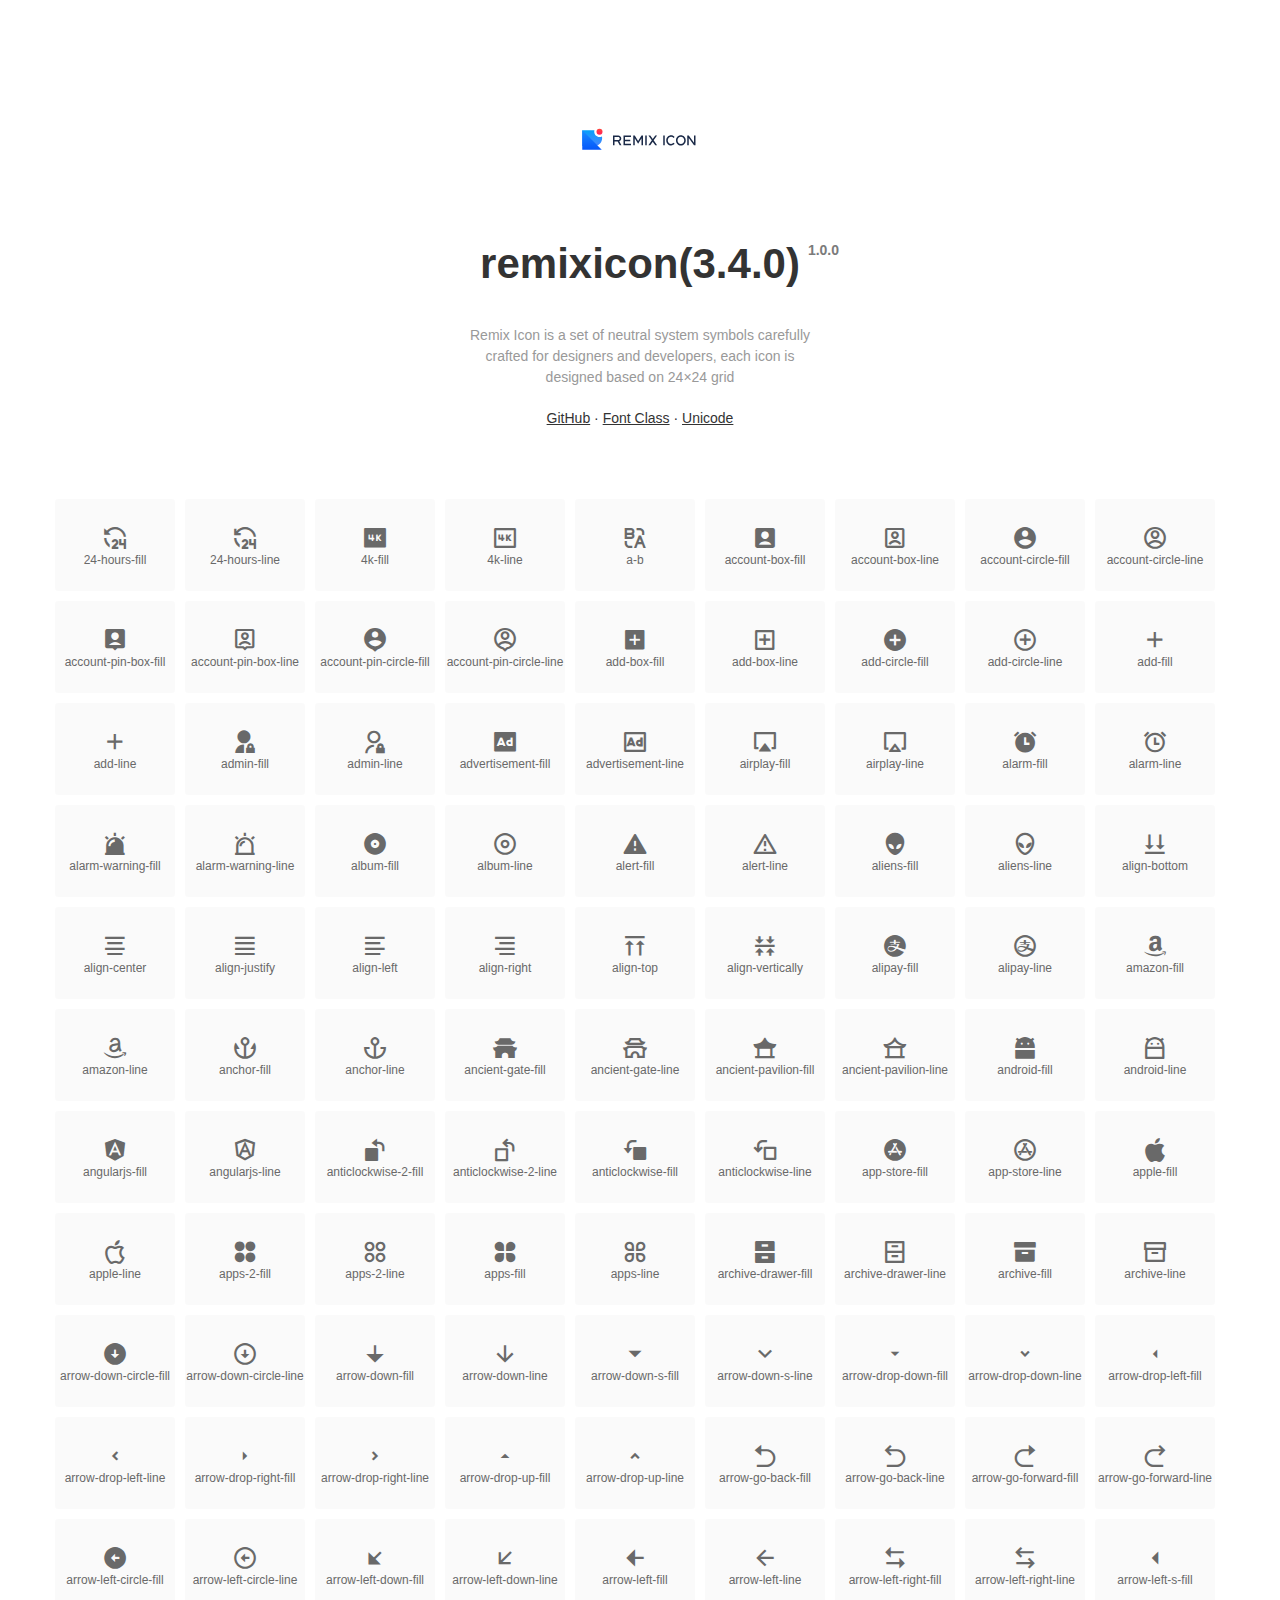
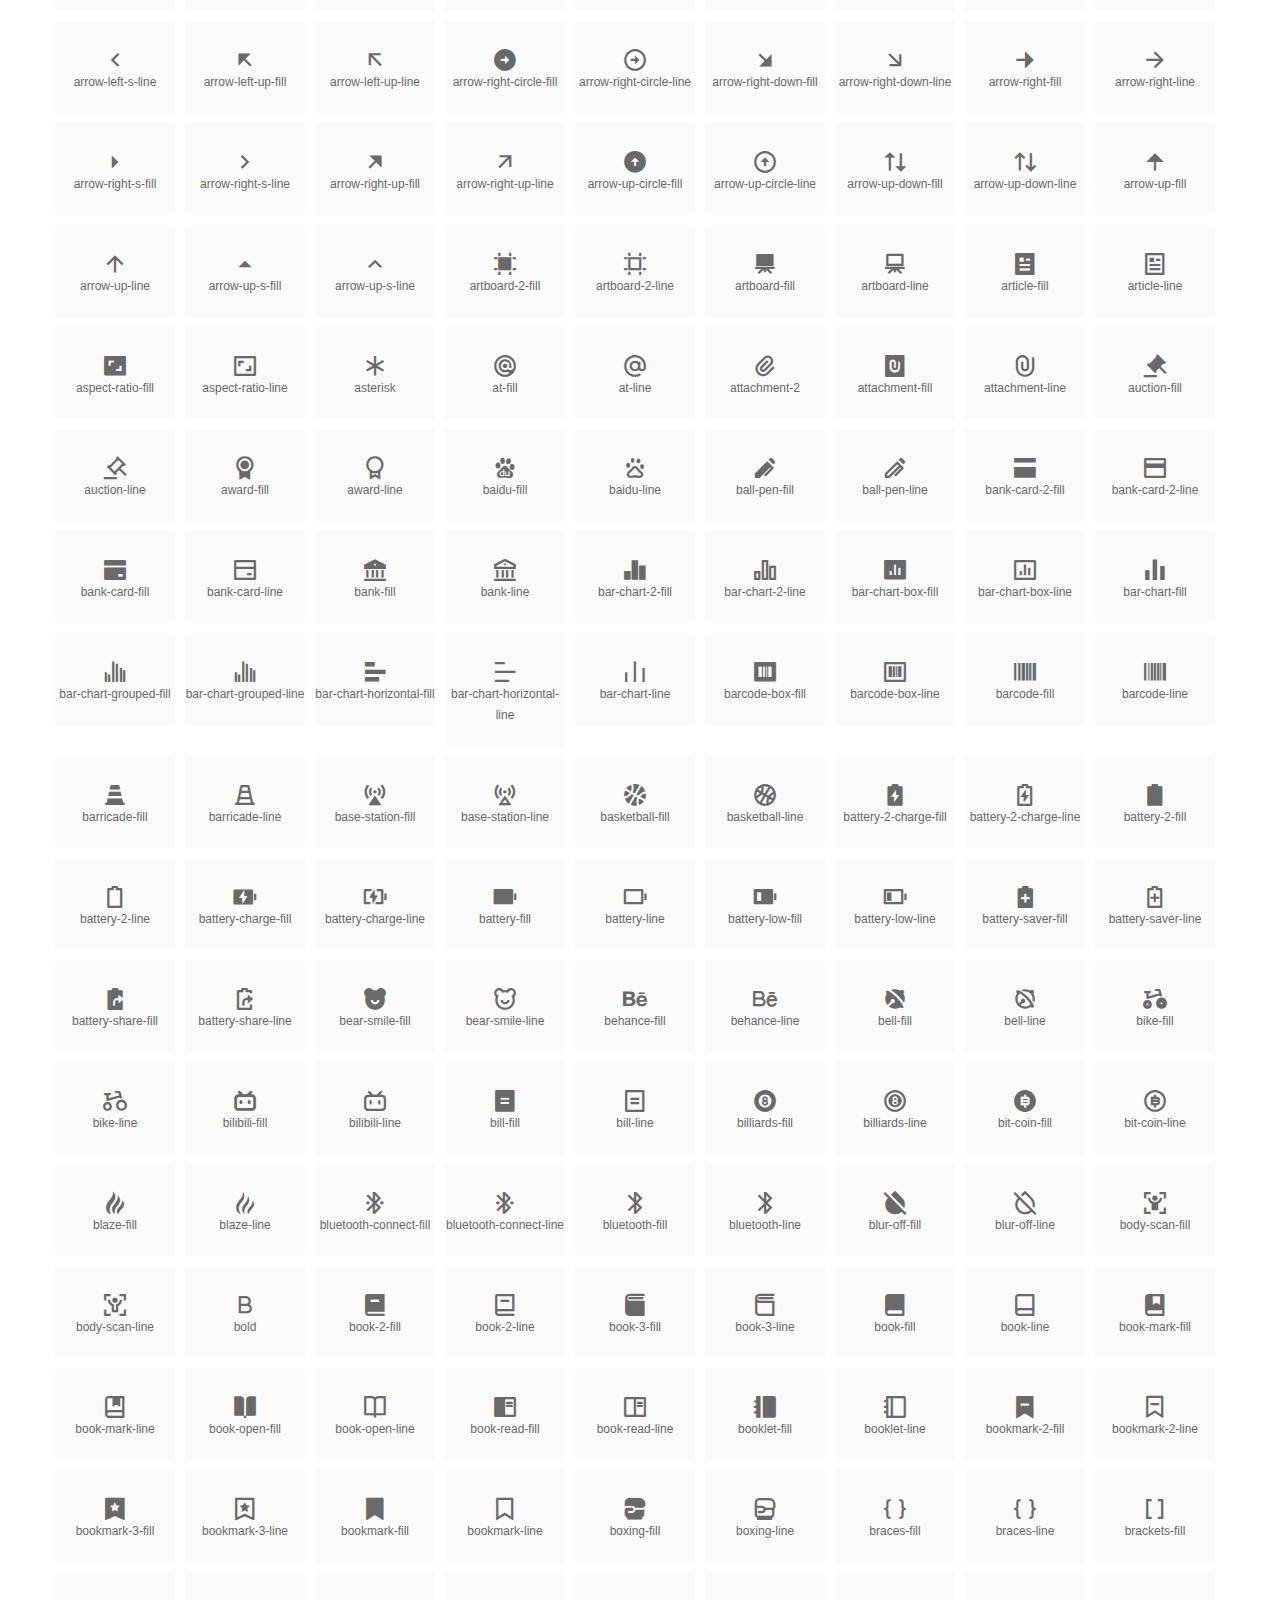
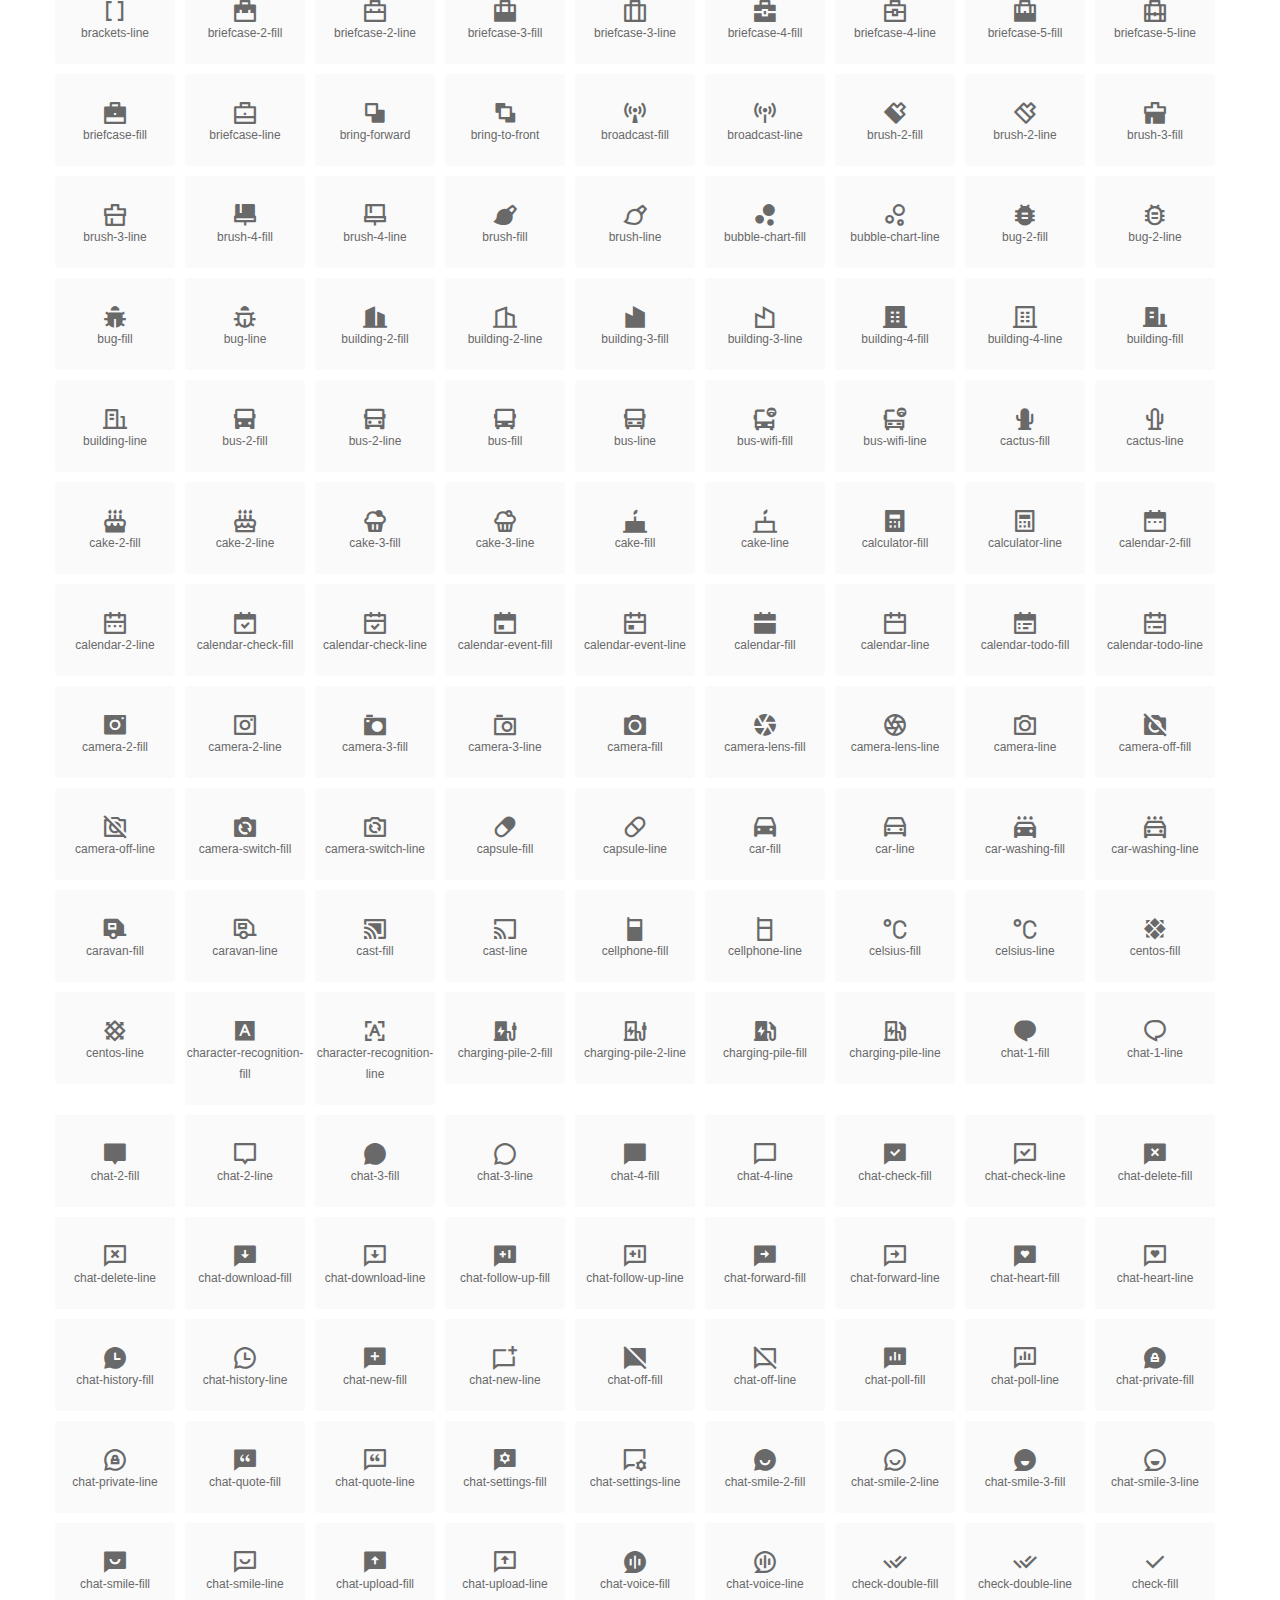
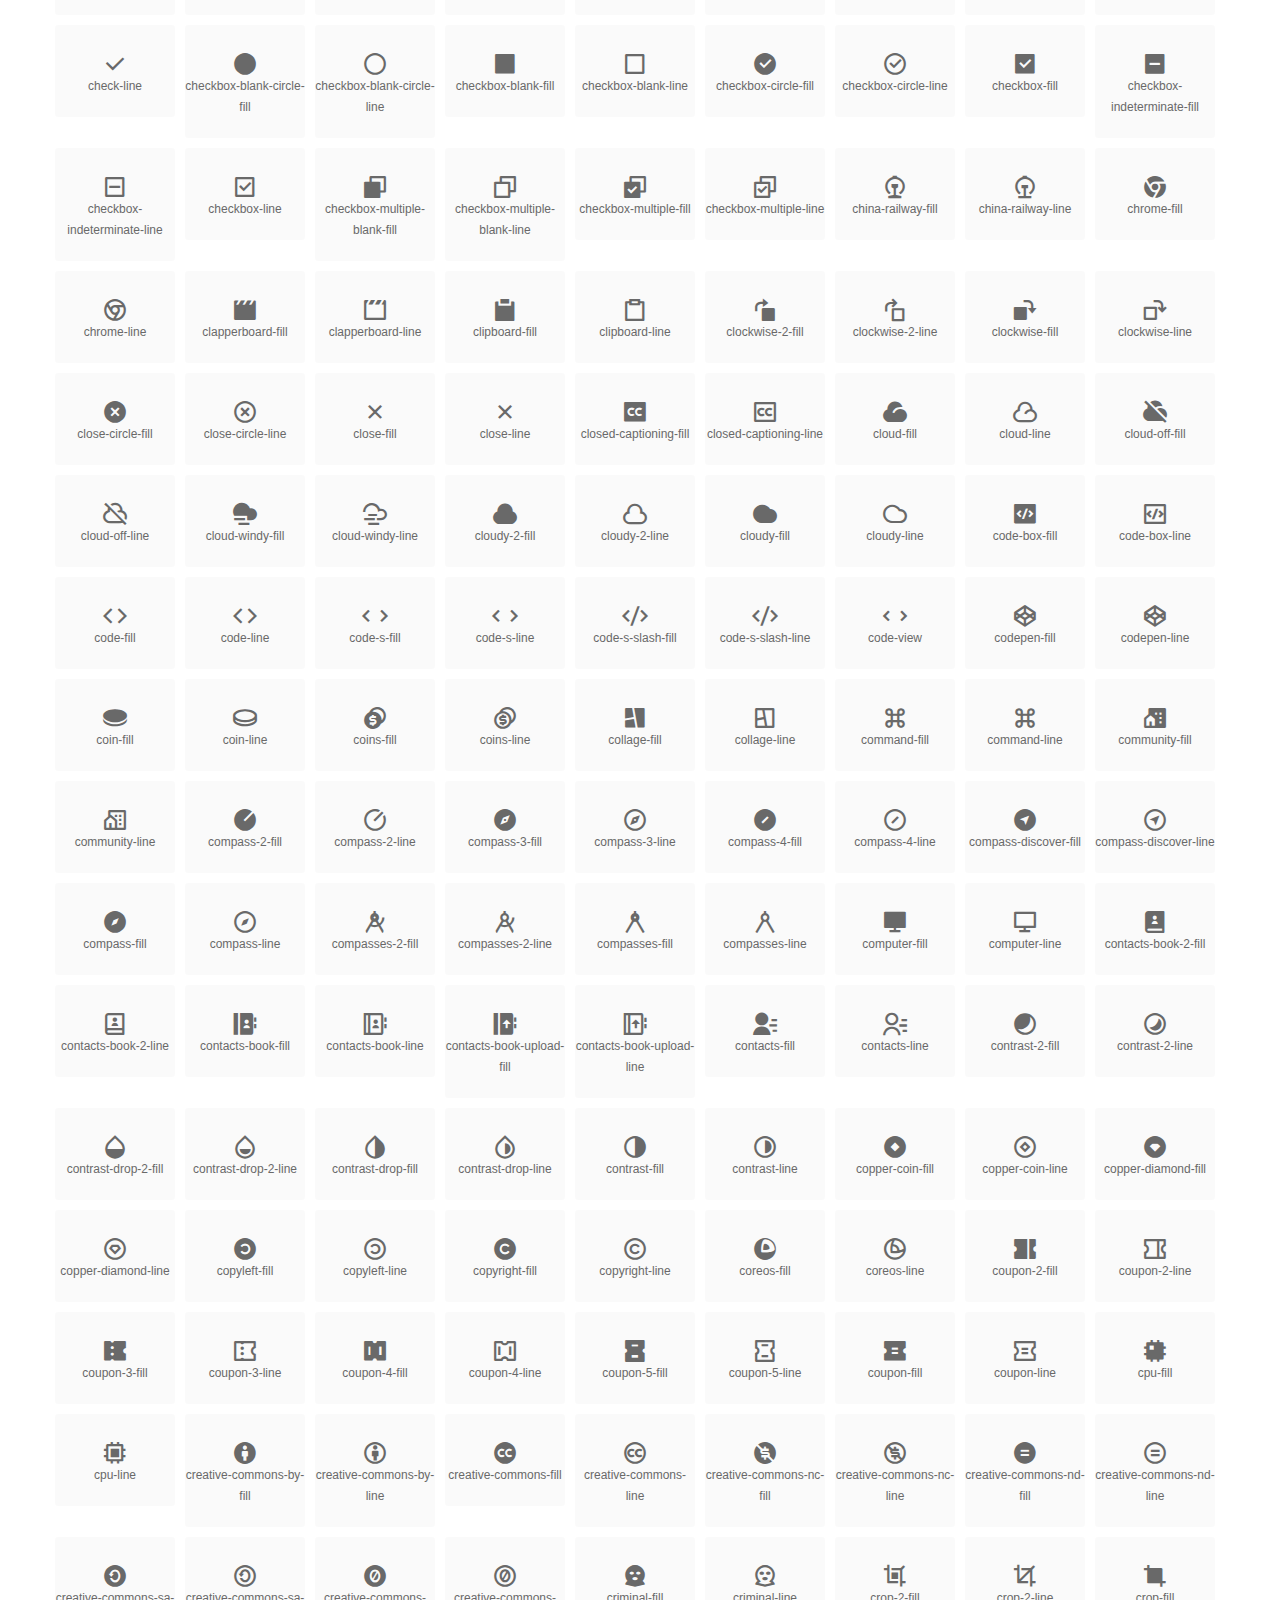
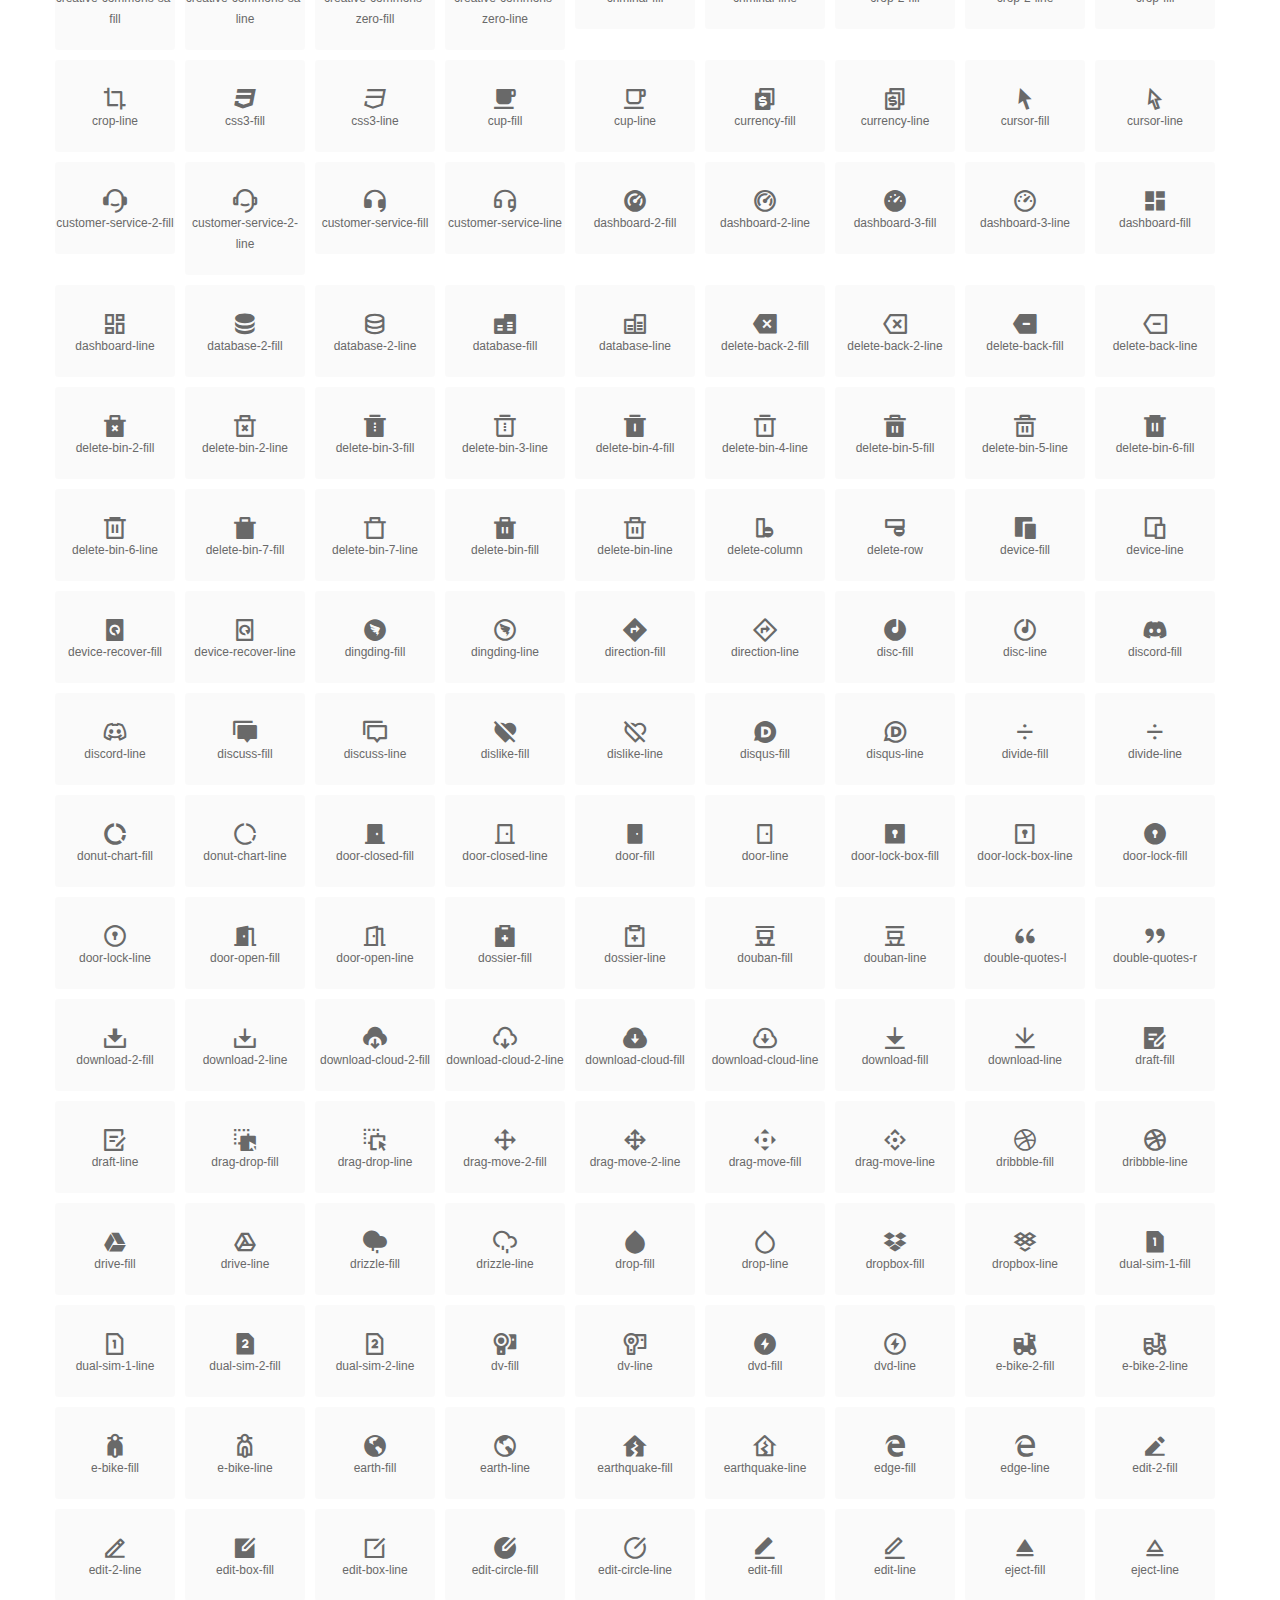
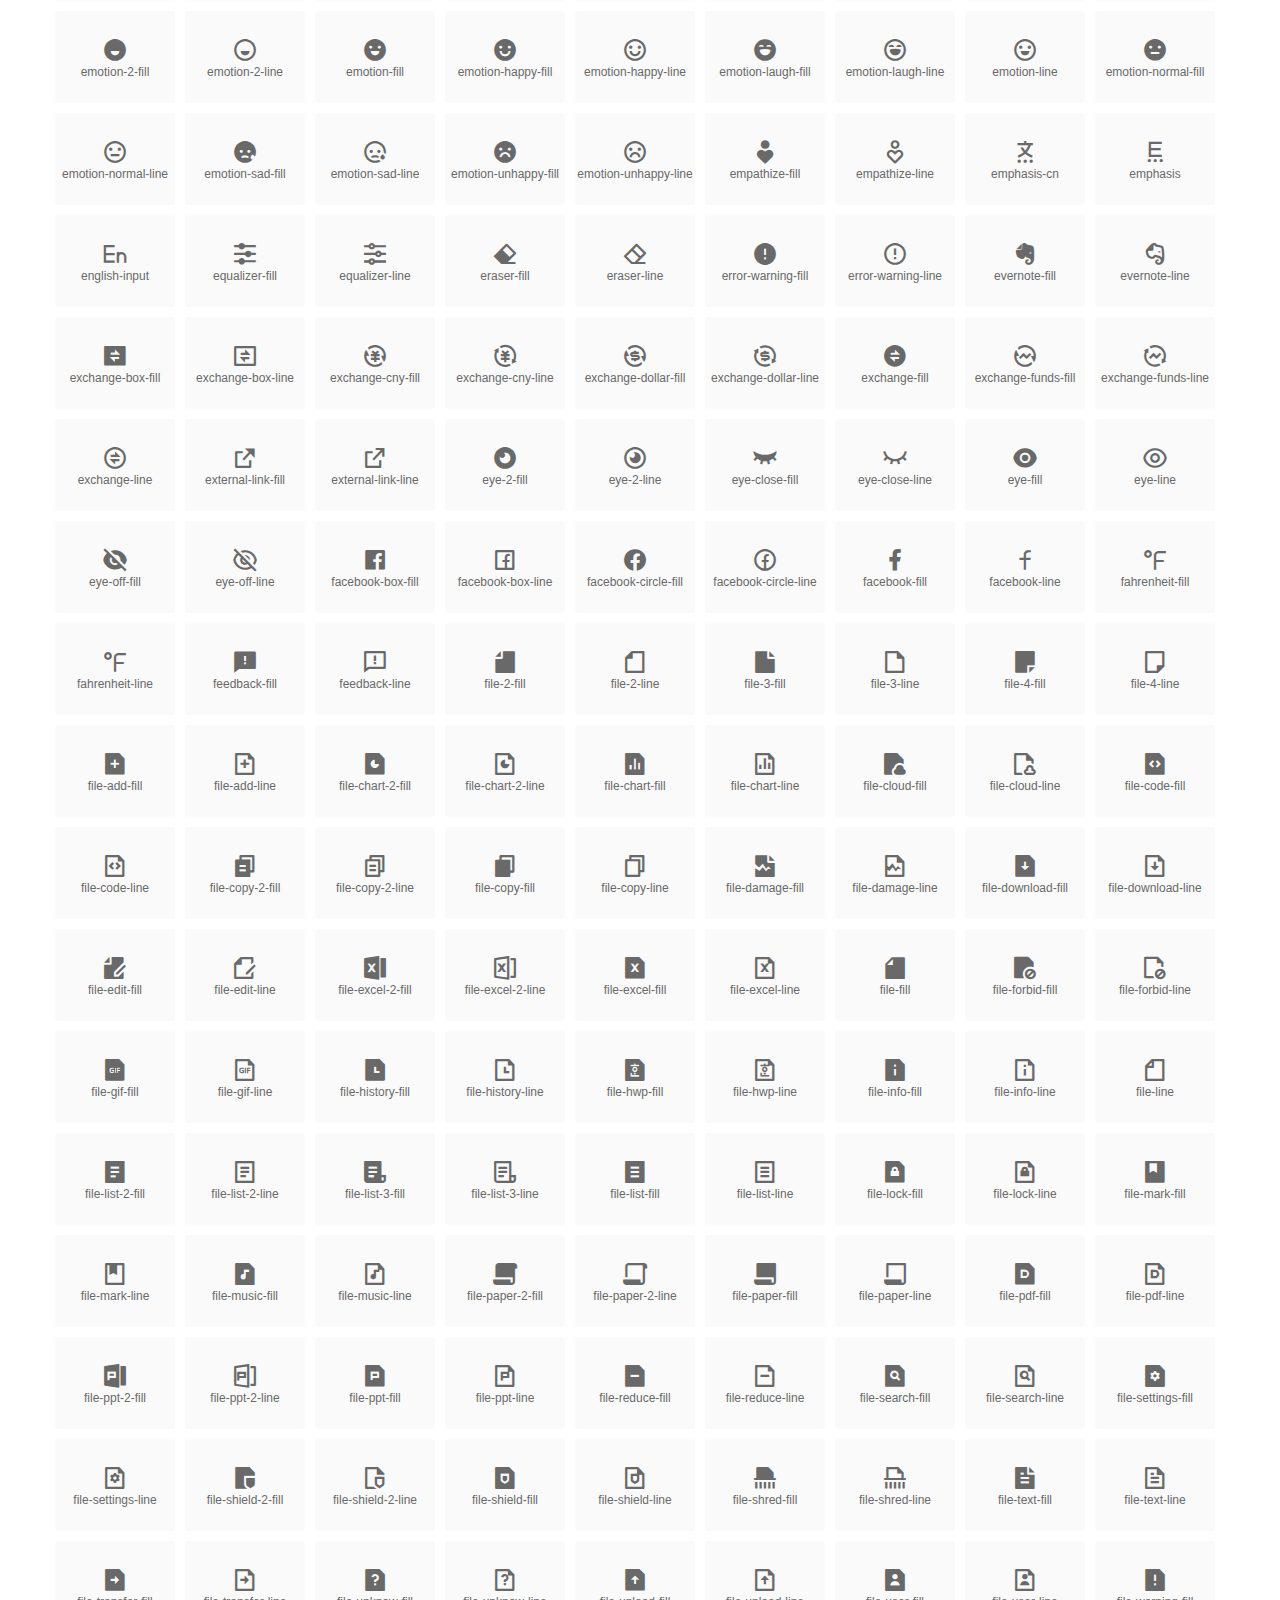
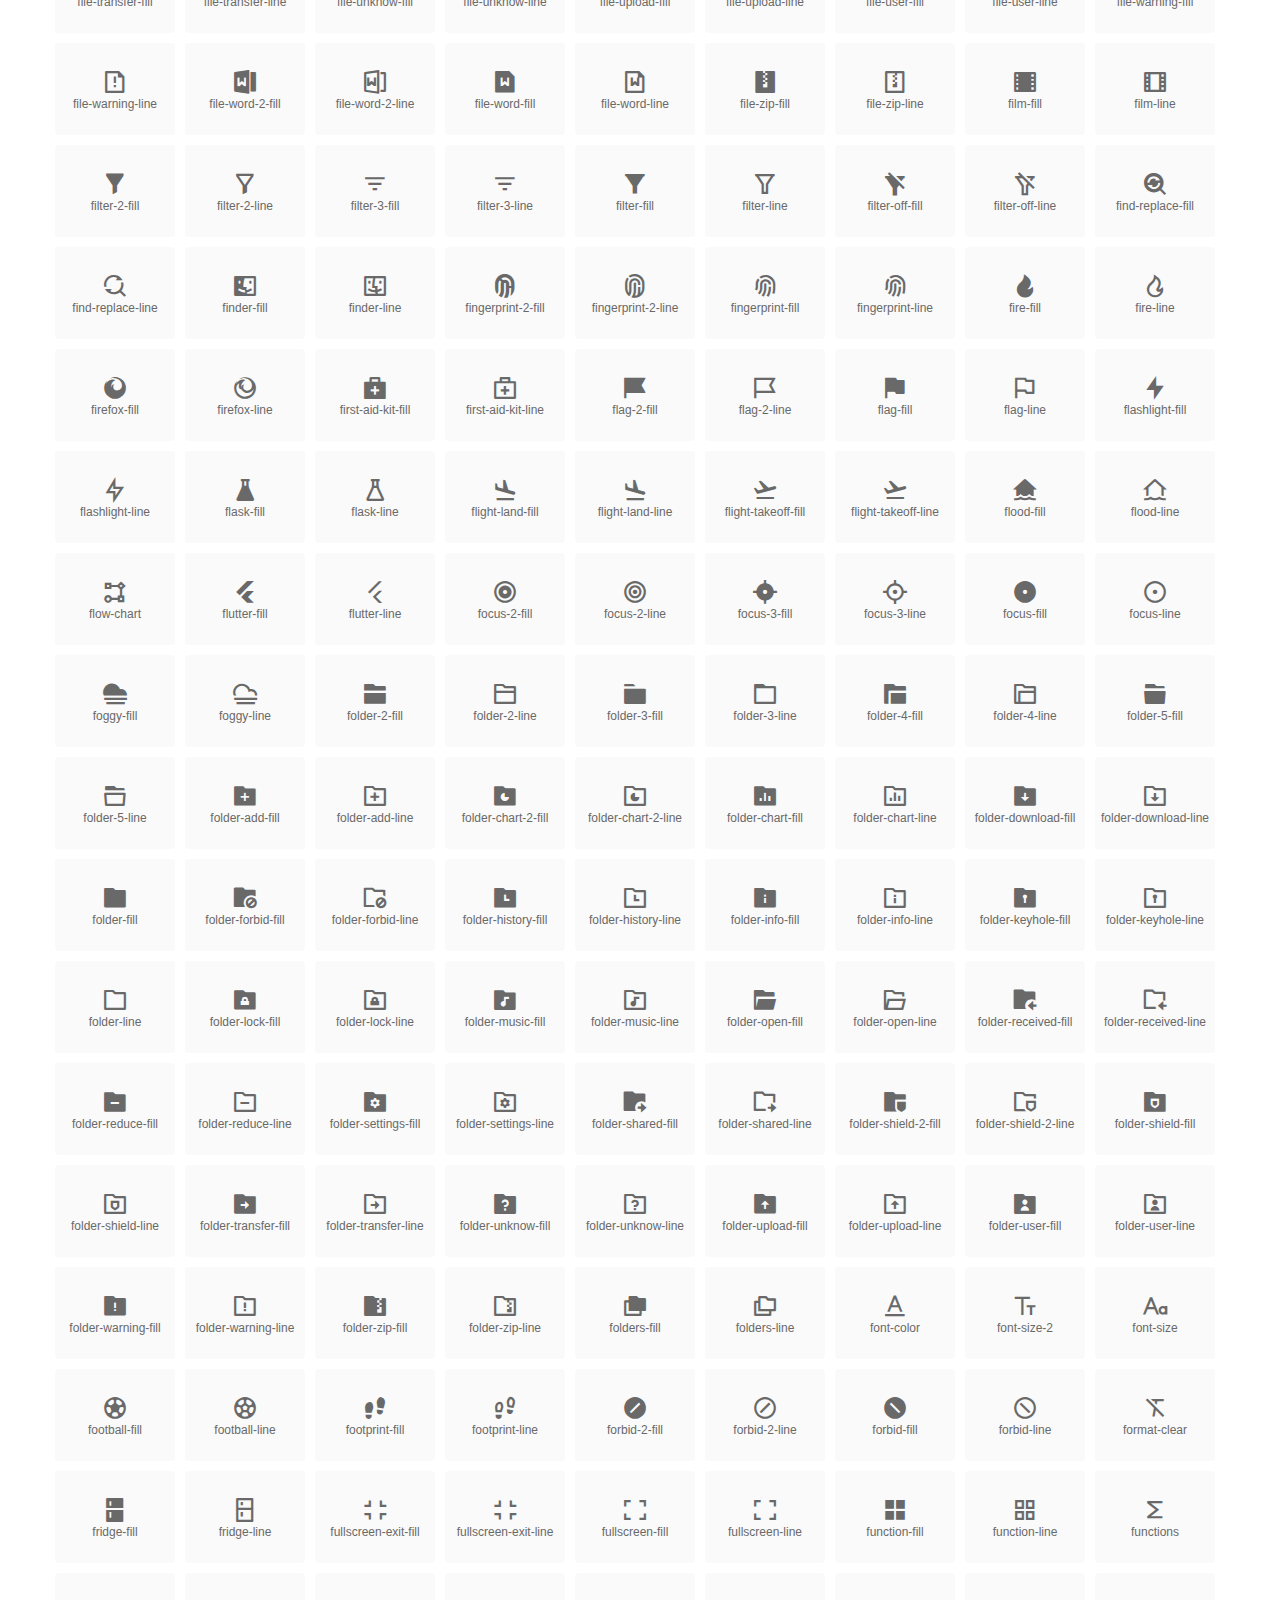
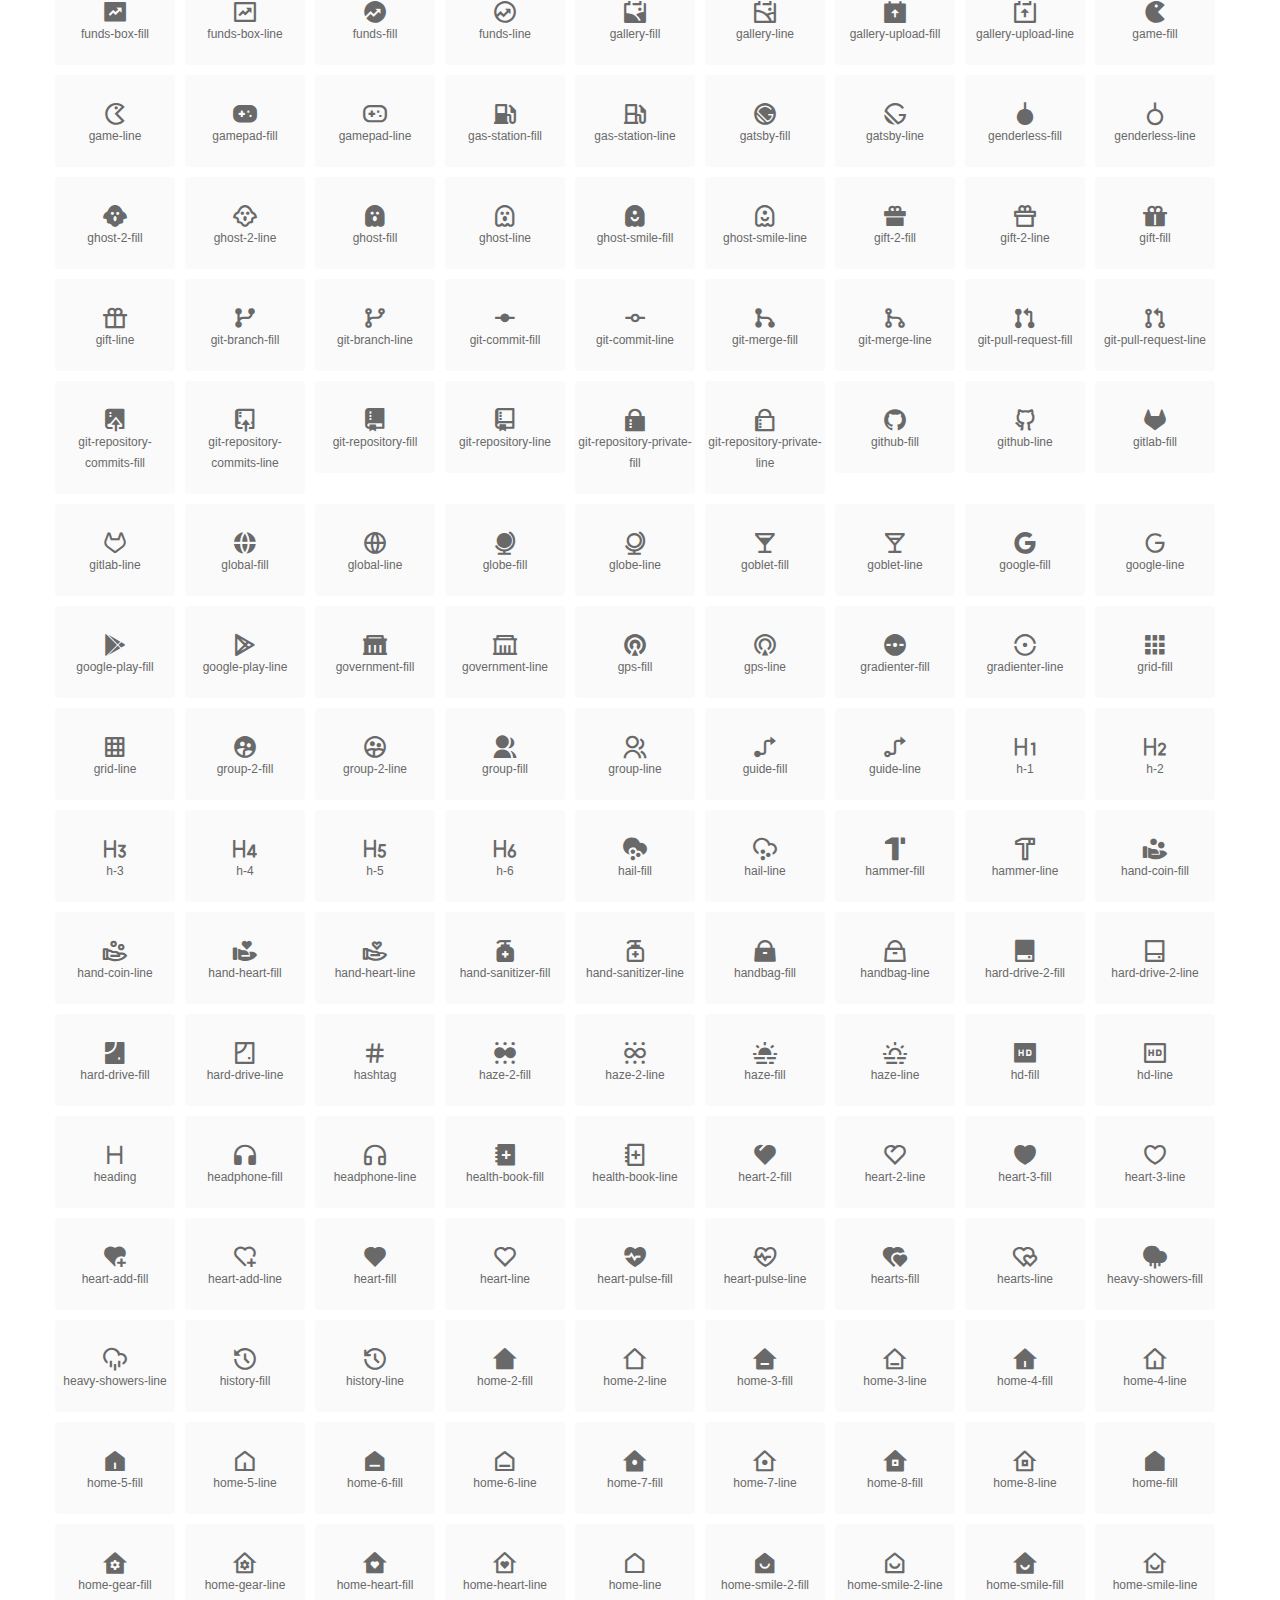
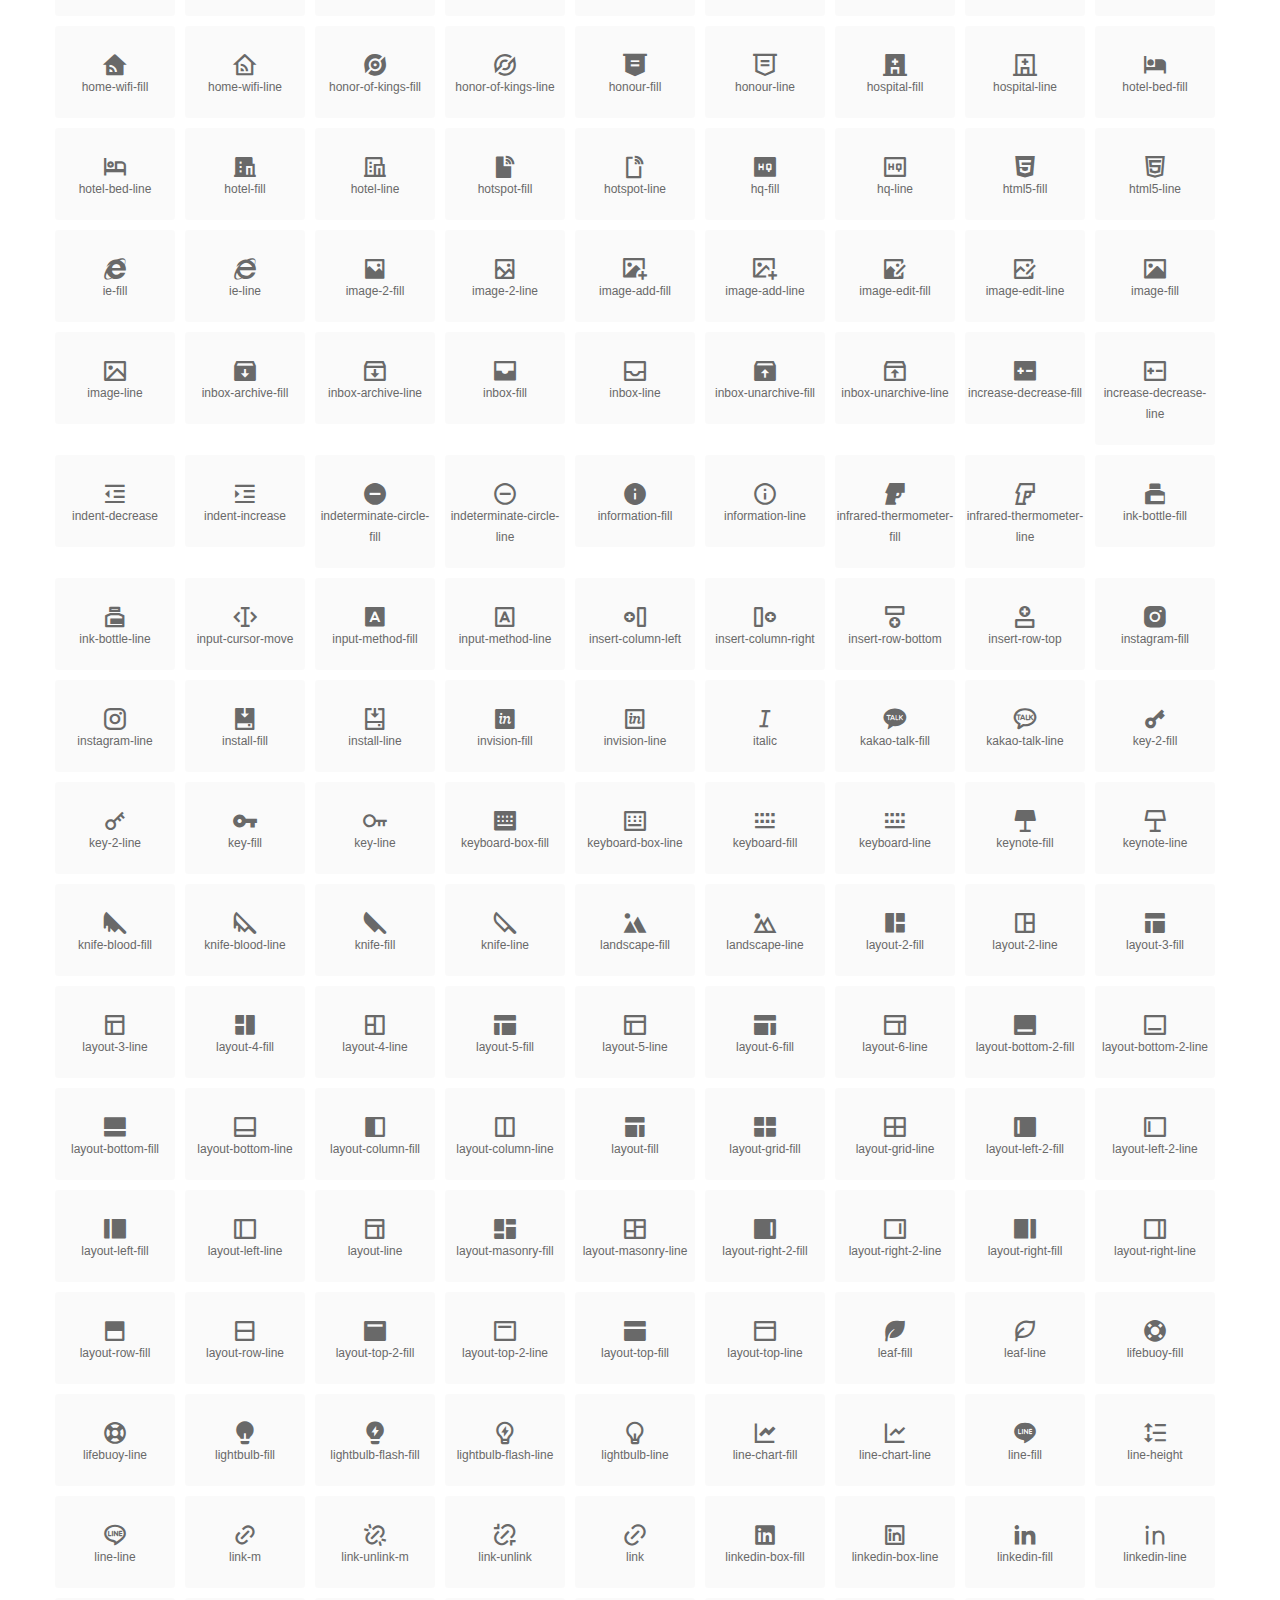
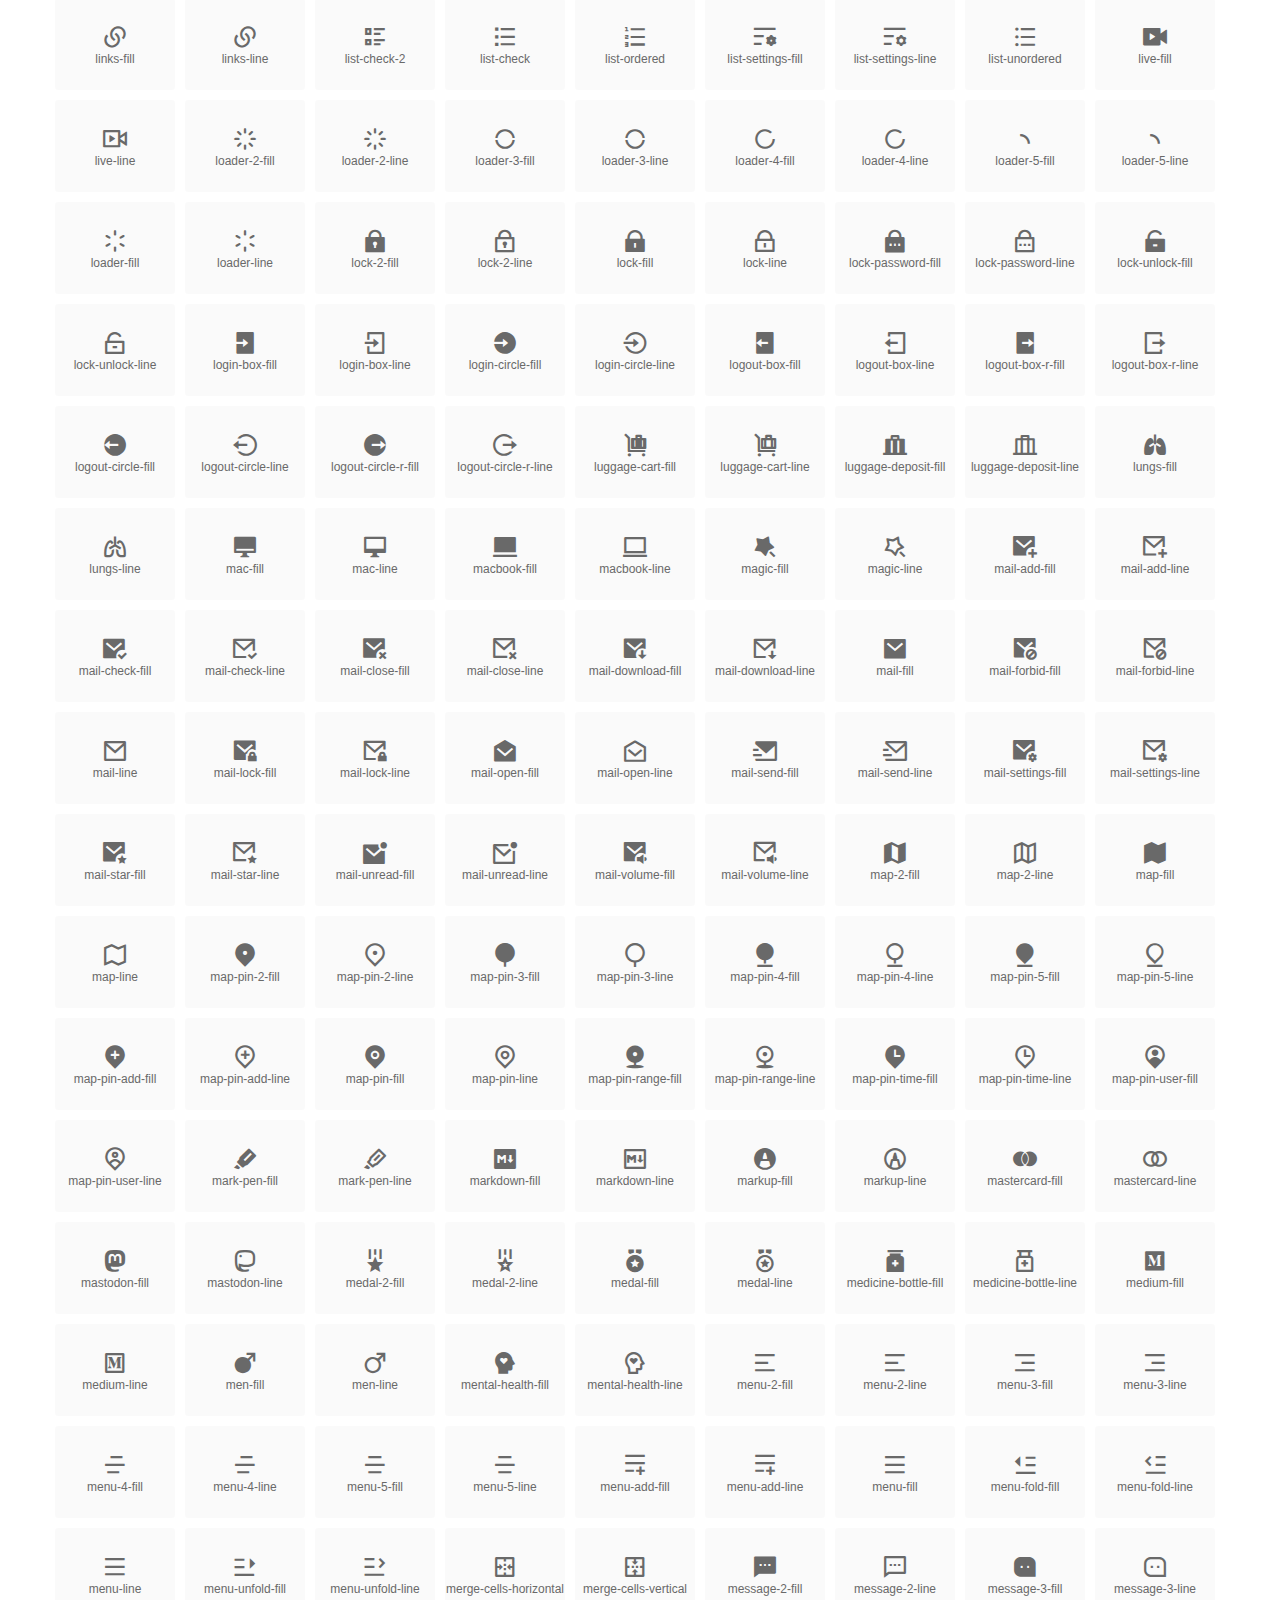
<file: assets/fonts/index.html>
<!DOCTYPE html>
<html lang="en">
<head>
  <meta charset="UTF-8">
  <title>remixicon(3.4.0)</title>
  <meta name="viewport" content="width=device-width,minimum-scale=1.0,maximum-scale=1.0,user-scalable=no">
   
  <meta name="description" content="Remix Icon is a set of neutral system symbols carefully crafted for designers and developers, each icon is designed based on 24×24 grid">
   
  <meta name="keywords" content="remixicon,TTF,EOT,WOFF,WOFF2,SVG">
  
  
  
  <link rel="stylesheet" href="remixicon.css" />
  
  <style>
    *{margin: 0;padding: 0;list-style: none;}
    body { color: #696969; font: 12px/1.5 tahoma, arial, \5b8b\4f53, sans-serif; }
    a { color: #333; text-decoration: underline; }
    a:hover { color: rgb(9, 73, 209); }
    .header { color: #333; text-align: center; padding: 80px 0 60px 0; min-height: 153px; font-size: 14px; }
    .header .logo svg { height: 120px; width: 120px; }
    .header h1 { font-size: 42px; padding: 26px 0 10px 0; }
    .header sup {font-size: 14px; margin: 8px 0 0 8px; position: absolute; color: #7b7b7b; }
    .info {
      color: #999;
      font-weight: normal;
      max-width: 346px;
      margin: 0 auto;
      padding: 20px 0;
      font-size: 14px;
    }

    .icons { max-width: 1190px; margin: 0 auto; }
    .icons ul { text-align: center; }
    .icons ul li {
      vertical-align: top;
      width: 120px;
      display: inline-block;
      text-align: center;
      background-color: rgba(0,0,0,.02);
      border-radius: 3px;
      padding: 29px 0 10px 0;
      margin-right: 10px;
      margin-top: 10px;
      transition: all 0.6s ease;
    }
    .icons ul li:hover { background-color: rgba(0,0,0,.06); }
    .icons ul li:hover span { color: #3c75e4; opacity: 1; }
    .icons ul li .unicode { color: #8c8c8c; opacity: 0.3; }
    .icons ul li h4 {
      font-weight: normal;
      padding: 10px 0 5px 0;
      display: block;
      color: #8c8c8c;
      font-size: 14px;
      line-height: 12px;
      opacity: 0.8;
    }
    .icons ul li:hover h4 { opacity: 1; }
    .icons ul li svg { width: 24px; height: 24px; }
    .icons ul li:hover { color: #3c75e4; }
    .footer { text-align: center; padding: 10px 0 90px 0; }
    .footer a { text-align: center; padding: 10px 0 90px 0; color: #696969;}
    .footer a:hover { color: #0949d1; }
    .links { text-align: center; padding: 50px 0 0 0; font-size: 14px; }
    
    .icons ul li.class-icon { font-size: 21px; line-height: 21px; padding-bottom: 20px; }
    .icons ul li.class-icon p{ font-size: 12px; }
    .icons ul li.class-icon [class^="ri-"]{ font-size: 26px; }
    
    
    
  </style>
  
</head>

<body>
  
  <div class="header">
    
    <div class="logo">
      <a href="./"><svg width="160" height="32" viewBox="0 0 160 32" fill="none" xmlns="http://www.w3.org/2000/svg">
<path d="M121.5 9.80005C123.33 9.80005 124.984 10.5797 126.165 11.8344L124.75 13.2496C123.929 12.3549 122.773 11.8 121.5 11.8C119.029 11.8 117 13.891 117 16.5C117 19.1091 119.029 21.2 121.5 21.2C122.773 21.2 123.929 20.6452 124.75 19.7505L126.165 21.1657C124.984 22.4204 123.33 23.2 121.5 23.2C117.91 23.2 115 20.2004 115 16.5C115 12.7997 117.91 9.80005 121.5 9.80005Z" fill="#1A2947"/>
<path d="M113 10V23H111V10H113Z" fill="#1A2947"/>
<path d="M154 23V9.99988H152L152 19.6019L144.997 9.99988L143 10.0039V23H145L145 13.3969L152 23H154Z" fill="#1A2947"/>
<path d="M68 10V12H60V15.5H67V17.5H60V21H68V23H58V10H68Z" fill="#1A2947"/>
<path d="M82 10L77.4999 17.201L73 10H71V23H73V13.775L77.4999 20.975L82 13.773V23H84V10H82Z" fill="#1A2947"/>
<path d="M89 10V23H87V10H89Z" fill="#1A2947"/>
<path d="M96.9999 14.7565L93.6689 9.99951H91.2279L95.7789 16.4995L91.2289 22.9995H93.6689L96.9999 18.2435L100.33 22.9995H102.772L98.2209 16.4995L102.773 9.99951H100.33L96.9999 14.7565Z" fill="#1A2947"/>
<path fill-rule="evenodd" clip-rule="evenodd" d="M141 16.5C141 12.7997 138.09 9.80005 134.5 9.80005C130.91 9.80005 128 12.7997 128 16.5C128 20.2004 130.91 23.2 134.5 23.2C138.09 23.2 141 20.2004 141 16.5ZM130 16.5C130 13.891 132.029 11.8 134.5 11.8C136.971 11.8 139 13.891 139 16.5C139 19.1091 136.971 21.2 134.5 21.2C132.029 21.2 130 19.1091 130 16.5Z" fill="#1A2947"/>
<path fill-rule="evenodd" clip-rule="evenodd" d="M51 10C53.2091 10 55 11.7909 55 14C55 15.7175 53.9176 17.1821 52.3977 17.749L55.1901 22.999H52.9251L50.267 18H46V23H44V10H51ZM46 11.999V15.999L51 16C52.1046 16 53 15.1046 53 14C53 12.8955 52.1 12 51 12L46 11.999Z" fill="#1A2947"/>
<path fill-rule="evenodd" clip-rule="evenodd" d="M19.2887 3.00389C19.1928 3.0013 19.0965 3 19 3H3V24H19C24.799 24 29.5 19.299 29.5 13.5C29.5 12.7108 29.4129 11.942 29.2479 11.2025C28.2772 11.7119 27.1722 12 26 12C22.134 12 19 8.86599 19 5C19 4.30645 19.1009 3.63646 19.2887 3.00389Z" fill="url(#paint0_linear_960_1054)"/>
<g filter="url(#filter0_b_960_1054)">
<path fill-rule="evenodd" clip-rule="evenodd" d="M3 3L29 29H3V3Z" fill="url(#paint1_linear_960_1054)"/>
</g>
<circle cx="26" cy="5" r="4" fill="url(#paint2_linear_960_1054)"/>
<defs>
<filter id="filter0_b_960_1054" x="-2.43656" y="-2.43656" width="36.8731" height="36.8731" filterUnits="userSpaceOnUse" color-interpolation-filters="sRGB">
<feFlood flood-opacity="0" result="BackgroundImageFix"/>
<feGaussianBlur in="BackgroundImage" stdDeviation="2.71828"/>
<feComposite in2="SourceAlpha" operator="in" result="effect1_backgroundBlur_960_1054"/>
<feBlend mode="normal" in="SourceGraphic" in2="effect1_backgroundBlur_960_1054" result="shape"/>
</filter>
<linearGradient id="paint0_linear_960_1054" x1="3" y1="3" x2="3" y2="24" gradientUnits="userSpaceOnUse">
<stop stop-color="#05A0FA"/>
<stop offset="1" stop-color="#4785FF"/>
</linearGradient>
<linearGradient id="paint1_linear_960_1054" x1="3" y1="3" x2="3" y2="29" gradientUnits="userSpaceOnUse">
<stop stop-color="#1A8CFF"/>
<stop offset="1" stop-color="#0557FA"/>
</linearGradient>
<linearGradient id="paint2_linear_960_1054" x1="22" y1="1" x2="22" y2="9" gradientUnits="userSpaceOnUse">
<stop stop-color="#FF463A"/>
<stop offset="1" stop-color="#FF1F5A"/>
</linearGradient>
</defs>
</svg>
</a>
    </div>
    
    <h1>remixicon(3.4.0)<sup>1.0.0</sup></h1>
    <div class="info">
      Remix Icon is a set of neutral system symbols carefully crafted for designers and developers, each icon is designed based on 24×24 grid
    </div>
    <p>
      
      <a href="https://github.com/Remix-Design/remixicon.git">GitHub</a> · 
      
      <a href="index.html">Font Class</a> · 
      
      <a href="unicode.html">Unicode</a>
      
    </p>
  </div>
  <div class="icons">
    <ul>
      <li class="class-icon"><i class="ri-24-hours-fill"></i><p class="name">24-hours-fill</p></li><li class="class-icon"><i class="ri-24-hours-line"></i><p class="name">24-hours-line</p></li><li class="class-icon"><i class="ri-4k-fill"></i><p class="name">4k-fill</p></li><li class="class-icon"><i class="ri-4k-line"></i><p class="name">4k-line</p></li><li class="class-icon"><i class="ri-a-b"></i><p class="name">a-b</p></li><li class="class-icon"><i class="ri-account-box-fill"></i><p class="name">account-box-fill</p></li><li class="class-icon"><i class="ri-account-box-line"></i><p class="name">account-box-line</p></li><li class="class-icon"><i class="ri-account-circle-fill"></i><p class="name">account-circle-fill</p></li><li class="class-icon"><i class="ri-account-circle-line"></i><p class="name">account-circle-line</p></li><li class="class-icon"><i class="ri-account-pin-box-fill"></i><p class="name">account-pin-box-fill</p></li><li class="class-icon"><i class="ri-account-pin-box-line"></i><p class="name">account-pin-box-line</p></li><li class="class-icon"><i class="ri-account-pin-circle-fill"></i><p class="name">account-pin-circle-fill</p></li><li class="class-icon"><i class="ri-account-pin-circle-line"></i><p class="name">account-pin-circle-line</p></li><li class="class-icon"><i class="ri-add-box-fill"></i><p class="name">add-box-fill</p></li><li class="class-icon"><i class="ri-add-box-line"></i><p class="name">add-box-line</p></li><li class="class-icon"><i class="ri-add-circle-fill"></i><p class="name">add-circle-fill</p></li><li class="class-icon"><i class="ri-add-circle-line"></i><p class="name">add-circle-line</p></li><li class="class-icon"><i class="ri-add-fill"></i><p class="name">add-fill</p></li><li class="class-icon"><i class="ri-add-line"></i><p class="name">add-line</p></li><li class="class-icon"><i class="ri-admin-fill"></i><p class="name">admin-fill</p></li><li class="class-icon"><i class="ri-admin-line"></i><p class="name">admin-line</p></li><li class="class-icon"><i class="ri-advertisement-fill"></i><p class="name">advertisement-fill</p></li><li class="class-icon"><i class="ri-advertisement-line"></i><p class="name">advertisement-line</p></li><li class="class-icon"><i class="ri-airplay-fill"></i><p class="name">airplay-fill</p></li><li class="class-icon"><i class="ri-airplay-line"></i><p class="name">airplay-line</p></li><li class="class-icon"><i class="ri-alarm-fill"></i><p class="name">alarm-fill</p></li><li class="class-icon"><i class="ri-alarm-line"></i><p class="name">alarm-line</p></li><li class="class-icon"><i class="ri-alarm-warning-fill"></i><p class="name">alarm-warning-fill</p></li><li class="class-icon"><i class="ri-alarm-warning-line"></i><p class="name">alarm-warning-line</p></li><li class="class-icon"><i class="ri-album-fill"></i><p class="name">album-fill</p></li><li class="class-icon"><i class="ri-album-line"></i><p class="name">album-line</p></li><li class="class-icon"><i class="ri-alert-fill"></i><p class="name">alert-fill</p></li><li class="class-icon"><i class="ri-alert-line"></i><p class="name">alert-line</p></li><li class="class-icon"><i class="ri-aliens-fill"></i><p class="name">aliens-fill</p></li><li class="class-icon"><i class="ri-aliens-line"></i><p class="name">aliens-line</p></li><li class="class-icon"><i class="ri-align-bottom"></i><p class="name">align-bottom</p></li><li class="class-icon"><i class="ri-align-center"></i><p class="name">align-center</p></li><li class="class-icon"><i class="ri-align-justify"></i><p class="name">align-justify</p></li><li class="class-icon"><i class="ri-align-left"></i><p class="name">align-left</p></li><li class="class-icon"><i class="ri-align-right"></i><p class="name">align-right</p></li><li class="class-icon"><i class="ri-align-top"></i><p class="name">align-top</p></li><li class="class-icon"><i class="ri-align-vertically"></i><p class="name">align-vertically</p></li><li class="class-icon"><i class="ri-alipay-fill"></i><p class="name">alipay-fill</p></li><li class="class-icon"><i class="ri-alipay-line"></i><p class="name">alipay-line</p></li><li class="class-icon"><i class="ri-amazon-fill"></i><p class="name">amazon-fill</p></li><li class="class-icon"><i class="ri-amazon-line"></i><p class="name">amazon-line</p></li><li class="class-icon"><i class="ri-anchor-fill"></i><p class="name">anchor-fill</p></li><li class="class-icon"><i class="ri-anchor-line"></i><p class="name">anchor-line</p></li><li class="class-icon"><i class="ri-ancient-gate-fill"></i><p class="name">ancient-gate-fill</p></li><li class="class-icon"><i class="ri-ancient-gate-line"></i><p class="name">ancient-gate-line</p></li><li class="class-icon"><i class="ri-ancient-pavilion-fill"></i><p class="name">ancient-pavilion-fill</p></li><li class="class-icon"><i class="ri-ancient-pavilion-line"></i><p class="name">ancient-pavilion-line</p></li><li class="class-icon"><i class="ri-android-fill"></i><p class="name">android-fill</p></li><li class="class-icon"><i class="ri-android-line"></i><p class="name">android-line</p></li><li class="class-icon"><i class="ri-angularjs-fill"></i><p class="name">angularjs-fill</p></li><li class="class-icon"><i class="ri-angularjs-line"></i><p class="name">angularjs-line</p></li><li class="class-icon"><i class="ri-anticlockwise-2-fill"></i><p class="name">anticlockwise-2-fill</p></li><li class="class-icon"><i class="ri-anticlockwise-2-line"></i><p class="name">anticlockwise-2-line</p></li><li class="class-icon"><i class="ri-anticlockwise-fill"></i><p class="name">anticlockwise-fill</p></li><li class="class-icon"><i class="ri-anticlockwise-line"></i><p class="name">anticlockwise-line</p></li><li class="class-icon"><i class="ri-app-store-fill"></i><p class="name">app-store-fill</p></li><li class="class-icon"><i class="ri-app-store-line"></i><p class="name">app-store-line</p></li><li class="class-icon"><i class="ri-apple-fill"></i><p class="name">apple-fill</p></li><li class="class-icon"><i class="ri-apple-line"></i><p class="name">apple-line</p></li><li class="class-icon"><i class="ri-apps-2-fill"></i><p class="name">apps-2-fill</p></li><li class="class-icon"><i class="ri-apps-2-line"></i><p class="name">apps-2-line</p></li><li class="class-icon"><i class="ri-apps-fill"></i><p class="name">apps-fill</p></li><li class="class-icon"><i class="ri-apps-line"></i><p class="name">apps-line</p></li><li class="class-icon"><i class="ri-archive-drawer-fill"></i><p class="name">archive-drawer-fill</p></li><li class="class-icon"><i class="ri-archive-drawer-line"></i><p class="name">archive-drawer-line</p></li><li class="class-icon"><i class="ri-archive-fill"></i><p class="name">archive-fill</p></li><li class="class-icon"><i class="ri-archive-line"></i><p class="name">archive-line</p></li><li class="class-icon"><i class="ri-arrow-down-circle-fill"></i><p class="name">arrow-down-circle-fill</p></li><li class="class-icon"><i class="ri-arrow-down-circle-line"></i><p class="name">arrow-down-circle-line</p></li><li class="class-icon"><i class="ri-arrow-down-fill"></i><p class="name">arrow-down-fill</p></li><li class="class-icon"><i class="ri-arrow-down-line"></i><p class="name">arrow-down-line</p></li><li class="class-icon"><i class="ri-arrow-down-s-fill"></i><p class="name">arrow-down-s-fill</p></li><li class="class-icon"><i class="ri-arrow-down-s-line"></i><p class="name">arrow-down-s-line</p></li><li class="class-icon"><i class="ri-arrow-drop-down-fill"></i><p class="name">arrow-drop-down-fill</p></li><li class="class-icon"><i class="ri-arrow-drop-down-line"></i><p class="name">arrow-drop-down-line</p></li><li class="class-icon"><i class="ri-arrow-drop-left-fill"></i><p class="name">arrow-drop-left-fill</p></li><li class="class-icon"><i class="ri-arrow-drop-left-line"></i><p class="name">arrow-drop-left-line</p></li><li class="class-icon"><i class="ri-arrow-drop-right-fill"></i><p class="name">arrow-drop-right-fill</p></li><li class="class-icon"><i class="ri-arrow-drop-right-line"></i><p class="name">arrow-drop-right-line</p></li><li class="class-icon"><i class="ri-arrow-drop-up-fill"></i><p class="name">arrow-drop-up-fill</p></li><li class="class-icon"><i class="ri-arrow-drop-up-line"></i><p class="name">arrow-drop-up-line</p></li><li class="class-icon"><i class="ri-arrow-go-back-fill"></i><p class="name">arrow-go-back-fill</p></li><li class="class-icon"><i class="ri-arrow-go-back-line"></i><p class="name">arrow-go-back-line</p></li><li class="class-icon"><i class="ri-arrow-go-forward-fill"></i><p class="name">arrow-go-forward-fill</p></li><li class="class-icon"><i class="ri-arrow-go-forward-line"></i><p class="name">arrow-go-forward-line</p></li><li class="class-icon"><i class="ri-arrow-left-circle-fill"></i><p class="name">arrow-left-circle-fill</p></li><li class="class-icon"><i class="ri-arrow-left-circle-line"></i><p class="name">arrow-left-circle-line</p></li><li class="class-icon"><i class="ri-arrow-left-down-fill"></i><p class="name">arrow-left-down-fill</p></li><li class="class-icon"><i class="ri-arrow-left-down-line"></i><p class="name">arrow-left-down-line</p></li><li class="class-icon"><i class="ri-arrow-left-fill"></i><p class="name">arrow-left-fill</p></li><li class="class-icon"><i class="ri-arrow-left-line"></i><p class="name">arrow-left-line</p></li><li class="class-icon"><i class="ri-arrow-left-right-fill"></i><p class="name">arrow-left-right-fill</p></li><li class="class-icon"><i class="ri-arrow-left-right-line"></i><p class="name">arrow-left-right-line</p></li><li class="class-icon"><i class="ri-arrow-left-s-fill"></i><p class="name">arrow-left-s-fill</p></li><li class="class-icon"><i class="ri-arrow-left-s-line"></i><p class="name">arrow-left-s-line</p></li><li class="class-icon"><i class="ri-arrow-left-up-fill"></i><p class="name">arrow-left-up-fill</p></li><li class="class-icon"><i class="ri-arrow-left-up-line"></i><p class="name">arrow-left-up-line</p></li><li class="class-icon"><i class="ri-arrow-right-circle-fill"></i><p class="name">arrow-right-circle-fill</p></li><li class="class-icon"><i class="ri-arrow-right-circle-line"></i><p class="name">arrow-right-circle-line</p></li><li class="class-icon"><i class="ri-arrow-right-down-fill"></i><p class="name">arrow-right-down-fill</p></li><li class="class-icon"><i class="ri-arrow-right-down-line"></i><p class="name">arrow-right-down-line</p></li><li class="class-icon"><i class="ri-arrow-right-fill"></i><p class="name">arrow-right-fill</p></li><li class="class-icon"><i class="ri-arrow-right-line"></i><p class="name">arrow-right-line</p></li><li class="class-icon"><i class="ri-arrow-right-s-fill"></i><p class="name">arrow-right-s-fill</p></li><li class="class-icon"><i class="ri-arrow-right-s-line"></i><p class="name">arrow-right-s-line</p></li><li class="class-icon"><i class="ri-arrow-right-up-fill"></i><p class="name">arrow-right-up-fill</p></li><li class="class-icon"><i class="ri-arrow-right-up-line"></i><p class="name">arrow-right-up-line</p></li><li class="class-icon"><i class="ri-arrow-up-circle-fill"></i><p class="name">arrow-up-circle-fill</p></li><li class="class-icon"><i class="ri-arrow-up-circle-line"></i><p class="name">arrow-up-circle-line</p></li><li class="class-icon"><i class="ri-arrow-up-down-fill"></i><p class="name">arrow-up-down-fill</p></li><li class="class-icon"><i class="ri-arrow-up-down-line"></i><p class="name">arrow-up-down-line</p></li><li class="class-icon"><i class="ri-arrow-up-fill"></i><p class="name">arrow-up-fill</p></li><li class="class-icon"><i class="ri-arrow-up-line"></i><p class="name">arrow-up-line</p></li><li class="class-icon"><i class="ri-arrow-up-s-fill"></i><p class="name">arrow-up-s-fill</p></li><li class="class-icon"><i class="ri-arrow-up-s-line"></i><p class="name">arrow-up-s-line</p></li><li class="class-icon"><i class="ri-artboard-2-fill"></i><p class="name">artboard-2-fill</p></li><li class="class-icon"><i class="ri-artboard-2-line"></i><p class="name">artboard-2-line</p></li><li class="class-icon"><i class="ri-artboard-fill"></i><p class="name">artboard-fill</p></li><li class="class-icon"><i class="ri-artboard-line"></i><p class="name">artboard-line</p></li><li class="class-icon"><i class="ri-article-fill"></i><p class="name">article-fill</p></li><li class="class-icon"><i class="ri-article-line"></i><p class="name">article-line</p></li><li class="class-icon"><i class="ri-aspect-ratio-fill"></i><p class="name">aspect-ratio-fill</p></li><li class="class-icon"><i class="ri-aspect-ratio-line"></i><p class="name">aspect-ratio-line</p></li><li class="class-icon"><i class="ri-asterisk"></i><p class="name">asterisk</p></li><li class="class-icon"><i class="ri-at-fill"></i><p class="name">at-fill</p></li><li class="class-icon"><i class="ri-at-line"></i><p class="name">at-line</p></li><li class="class-icon"><i class="ri-attachment-2"></i><p class="name">attachment-2</p></li><li class="class-icon"><i class="ri-attachment-fill"></i><p class="name">attachment-fill</p></li><li class="class-icon"><i class="ri-attachment-line"></i><p class="name">attachment-line</p></li><li class="class-icon"><i class="ri-auction-fill"></i><p class="name">auction-fill</p></li><li class="class-icon"><i class="ri-auction-line"></i><p class="name">auction-line</p></li><li class="class-icon"><i class="ri-award-fill"></i><p class="name">award-fill</p></li><li class="class-icon"><i class="ri-award-line"></i><p class="name">award-line</p></li><li class="class-icon"><i class="ri-baidu-fill"></i><p class="name">baidu-fill</p></li><li class="class-icon"><i class="ri-baidu-line"></i><p class="name">baidu-line</p></li><li class="class-icon"><i class="ri-ball-pen-fill"></i><p class="name">ball-pen-fill</p></li><li class="class-icon"><i class="ri-ball-pen-line"></i><p class="name">ball-pen-line</p></li><li class="class-icon"><i class="ri-bank-card-2-fill"></i><p class="name">bank-card-2-fill</p></li><li class="class-icon"><i class="ri-bank-card-2-line"></i><p class="name">bank-card-2-line</p></li><li class="class-icon"><i class="ri-bank-card-fill"></i><p class="name">bank-card-fill</p></li><li class="class-icon"><i class="ri-bank-card-line"></i><p class="name">bank-card-line</p></li><li class="class-icon"><i class="ri-bank-fill"></i><p class="name">bank-fill</p></li><li class="class-icon"><i class="ri-bank-line"></i><p class="name">bank-line</p></li><li class="class-icon"><i class="ri-bar-chart-2-fill"></i><p class="name">bar-chart-2-fill</p></li><li class="class-icon"><i class="ri-bar-chart-2-line"></i><p class="name">bar-chart-2-line</p></li><li class="class-icon"><i class="ri-bar-chart-box-fill"></i><p class="name">bar-chart-box-fill</p></li><li class="class-icon"><i class="ri-bar-chart-box-line"></i><p class="name">bar-chart-box-line</p></li><li class="class-icon"><i class="ri-bar-chart-fill"></i><p class="name">bar-chart-fill</p></li><li class="class-icon"><i class="ri-bar-chart-grouped-fill"></i><p class="name">bar-chart-grouped-fill</p></li><li class="class-icon"><i class="ri-bar-chart-grouped-line"></i><p class="name">bar-chart-grouped-line</p></li><li class="class-icon"><i class="ri-bar-chart-horizontal-fill"></i><p class="name">bar-chart-horizontal-fill</p></li><li class="class-icon"><i class="ri-bar-chart-horizontal-line"></i><p class="name">bar-chart-horizontal-line</p></li><li class="class-icon"><i class="ri-bar-chart-line"></i><p class="name">bar-chart-line</p></li><li class="class-icon"><i class="ri-barcode-box-fill"></i><p class="name">barcode-box-fill</p></li><li class="class-icon"><i class="ri-barcode-box-line"></i><p class="name">barcode-box-line</p></li><li class="class-icon"><i class="ri-barcode-fill"></i><p class="name">barcode-fill</p></li><li class="class-icon"><i class="ri-barcode-line"></i><p class="name">barcode-line</p></li><li class="class-icon"><i class="ri-barricade-fill"></i><p class="name">barricade-fill</p></li><li class="class-icon"><i class="ri-barricade-line"></i><p class="name">barricade-line</p></li><li class="class-icon"><i class="ri-base-station-fill"></i><p class="name">base-station-fill</p></li><li class="class-icon"><i class="ri-base-station-line"></i><p class="name">base-station-line</p></li><li class="class-icon"><i class="ri-basketball-fill"></i><p class="name">basketball-fill</p></li><li class="class-icon"><i class="ri-basketball-line"></i><p class="name">basketball-line</p></li><li class="class-icon"><i class="ri-battery-2-charge-fill"></i><p class="name">battery-2-charge-fill</p></li><li class="class-icon"><i class="ri-battery-2-charge-line"></i><p class="name">battery-2-charge-line</p></li><li class="class-icon"><i class="ri-battery-2-fill"></i><p class="name">battery-2-fill</p></li><li class="class-icon"><i class="ri-battery-2-line"></i><p class="name">battery-2-line</p></li><li class="class-icon"><i class="ri-battery-charge-fill"></i><p class="name">battery-charge-fill</p></li><li class="class-icon"><i class="ri-battery-charge-line"></i><p class="name">battery-charge-line</p></li><li class="class-icon"><i class="ri-battery-fill"></i><p class="name">battery-fill</p></li><li class="class-icon"><i class="ri-battery-line"></i><p class="name">battery-line</p></li><li class="class-icon"><i class="ri-battery-low-fill"></i><p class="name">battery-low-fill</p></li><li class="class-icon"><i class="ri-battery-low-line"></i><p class="name">battery-low-line</p></li><li class="class-icon"><i class="ri-battery-saver-fill"></i><p class="name">battery-saver-fill</p></li><li class="class-icon"><i class="ri-battery-saver-line"></i><p class="name">battery-saver-line</p></li><li class="class-icon"><i class="ri-battery-share-fill"></i><p class="name">battery-share-fill</p></li><li class="class-icon"><i class="ri-battery-share-line"></i><p class="name">battery-share-line</p></li><li class="class-icon"><i class="ri-bear-smile-fill"></i><p class="name">bear-smile-fill</p></li><li class="class-icon"><i class="ri-bear-smile-line"></i><p class="name">bear-smile-line</p></li><li class="class-icon"><i class="ri-behance-fill"></i><p class="name">behance-fill</p></li><li class="class-icon"><i class="ri-behance-line"></i><p class="name">behance-line</p></li><li class="class-icon"><i class="ri-bell-fill"></i><p class="name">bell-fill</p></li><li class="class-icon"><i class="ri-bell-line"></i><p class="name">bell-line</p></li><li class="class-icon"><i class="ri-bike-fill"></i><p class="name">bike-fill</p></li><li class="class-icon"><i class="ri-bike-line"></i><p class="name">bike-line</p></li><li class="class-icon"><i class="ri-bilibili-fill"></i><p class="name">bilibili-fill</p></li><li class="class-icon"><i class="ri-bilibili-line"></i><p class="name">bilibili-line</p></li><li class="class-icon"><i class="ri-bill-fill"></i><p class="name">bill-fill</p></li><li class="class-icon"><i class="ri-bill-line"></i><p class="name">bill-line</p></li><li class="class-icon"><i class="ri-billiards-fill"></i><p class="name">billiards-fill</p></li><li class="class-icon"><i class="ri-billiards-line"></i><p class="name">billiards-line</p></li><li class="class-icon"><i class="ri-bit-coin-fill"></i><p class="name">bit-coin-fill</p></li><li class="class-icon"><i class="ri-bit-coin-line"></i><p class="name">bit-coin-line</p></li><li class="class-icon"><i class="ri-blaze-fill"></i><p class="name">blaze-fill</p></li><li class="class-icon"><i class="ri-blaze-line"></i><p class="name">blaze-line</p></li><li class="class-icon"><i class="ri-bluetooth-connect-fill"></i><p class="name">bluetooth-connect-fill</p></li><li class="class-icon"><i class="ri-bluetooth-connect-line"></i><p class="name">bluetooth-connect-line</p></li><li class="class-icon"><i class="ri-bluetooth-fill"></i><p class="name">bluetooth-fill</p></li><li class="class-icon"><i class="ri-bluetooth-line"></i><p class="name">bluetooth-line</p></li><li class="class-icon"><i class="ri-blur-off-fill"></i><p class="name">blur-off-fill</p></li><li class="class-icon"><i class="ri-blur-off-line"></i><p class="name">blur-off-line</p></li><li class="class-icon"><i class="ri-body-scan-fill"></i><p class="name">body-scan-fill</p></li><li class="class-icon"><i class="ri-body-scan-line"></i><p class="name">body-scan-line</p></li><li class="class-icon"><i class="ri-bold"></i><p class="name">bold</p></li><li class="class-icon"><i class="ri-book-2-fill"></i><p class="name">book-2-fill</p></li><li class="class-icon"><i class="ri-book-2-line"></i><p class="name">book-2-line</p></li><li class="class-icon"><i class="ri-book-3-fill"></i><p class="name">book-3-fill</p></li><li class="class-icon"><i class="ri-book-3-line"></i><p class="name">book-3-line</p></li><li class="class-icon"><i class="ri-book-fill"></i><p class="name">book-fill</p></li><li class="class-icon"><i class="ri-book-line"></i><p class="name">book-line</p></li><li class="class-icon"><i class="ri-book-mark-fill"></i><p class="name">book-mark-fill</p></li><li class="class-icon"><i class="ri-book-mark-line"></i><p class="name">book-mark-line</p></li><li class="class-icon"><i class="ri-book-open-fill"></i><p class="name">book-open-fill</p></li><li class="class-icon"><i class="ri-book-open-line"></i><p class="name">book-open-line</p></li><li class="class-icon"><i class="ri-book-read-fill"></i><p class="name">book-read-fill</p></li><li class="class-icon"><i class="ri-book-read-line"></i><p class="name">book-read-line</p></li><li class="class-icon"><i class="ri-booklet-fill"></i><p class="name">booklet-fill</p></li><li class="class-icon"><i class="ri-booklet-line"></i><p class="name">booklet-line</p></li><li class="class-icon"><i class="ri-bookmark-2-fill"></i><p class="name">bookmark-2-fill</p></li><li class="class-icon"><i class="ri-bookmark-2-line"></i><p class="name">bookmark-2-line</p></li><li class="class-icon"><i class="ri-bookmark-3-fill"></i><p class="name">bookmark-3-fill</p></li><li class="class-icon"><i class="ri-bookmark-3-line"></i><p class="name">bookmark-3-line</p></li><li class="class-icon"><i class="ri-bookmark-fill"></i><p class="name">bookmark-fill</p></li><li class="class-icon"><i class="ri-bookmark-line"></i><p class="name">bookmark-line</p></li><li class="class-icon"><i class="ri-boxing-fill"></i><p class="name">boxing-fill</p></li><li class="class-icon"><i class="ri-boxing-line"></i><p class="name">boxing-line</p></li><li class="class-icon"><i class="ri-braces-fill"></i><p class="name">braces-fill</p></li><li class="class-icon"><i class="ri-braces-line"></i><p class="name">braces-line</p></li><li class="class-icon"><i class="ri-brackets-fill"></i><p class="name">brackets-fill</p></li><li class="class-icon"><i class="ri-brackets-line"></i><p class="name">brackets-line</p></li><li class="class-icon"><i class="ri-briefcase-2-fill"></i><p class="name">briefcase-2-fill</p></li><li class="class-icon"><i class="ri-briefcase-2-line"></i><p class="name">briefcase-2-line</p></li><li class="class-icon"><i class="ri-briefcase-3-fill"></i><p class="name">briefcase-3-fill</p></li><li class="class-icon"><i class="ri-briefcase-3-line"></i><p class="name">briefcase-3-line</p></li><li class="class-icon"><i class="ri-briefcase-4-fill"></i><p class="name">briefcase-4-fill</p></li><li class="class-icon"><i class="ri-briefcase-4-line"></i><p class="name">briefcase-4-line</p></li><li class="class-icon"><i class="ri-briefcase-5-fill"></i><p class="name">briefcase-5-fill</p></li><li class="class-icon"><i class="ri-briefcase-5-line"></i><p class="name">briefcase-5-line</p></li><li class="class-icon"><i class="ri-briefcase-fill"></i><p class="name">briefcase-fill</p></li><li class="class-icon"><i class="ri-briefcase-line"></i><p class="name">briefcase-line</p></li><li class="class-icon"><i class="ri-bring-forward"></i><p class="name">bring-forward</p></li><li class="class-icon"><i class="ri-bring-to-front"></i><p class="name">bring-to-front</p></li><li class="class-icon"><i class="ri-broadcast-fill"></i><p class="name">broadcast-fill</p></li><li class="class-icon"><i class="ri-broadcast-line"></i><p class="name">broadcast-line</p></li><li class="class-icon"><i class="ri-brush-2-fill"></i><p class="name">brush-2-fill</p></li><li class="class-icon"><i class="ri-brush-2-line"></i><p class="name">brush-2-line</p></li><li class="class-icon"><i class="ri-brush-3-fill"></i><p class="name">brush-3-fill</p></li><li class="class-icon"><i class="ri-brush-3-line"></i><p class="name">brush-3-line</p></li><li class="class-icon"><i class="ri-brush-4-fill"></i><p class="name">brush-4-fill</p></li><li class="class-icon"><i class="ri-brush-4-line"></i><p class="name">brush-4-line</p></li><li class="class-icon"><i class="ri-brush-fill"></i><p class="name">brush-fill</p></li><li class="class-icon"><i class="ri-brush-line"></i><p class="name">brush-line</p></li><li class="class-icon"><i class="ri-bubble-chart-fill"></i><p class="name">bubble-chart-fill</p></li><li class="class-icon"><i class="ri-bubble-chart-line"></i><p class="name">bubble-chart-line</p></li><li class="class-icon"><i class="ri-bug-2-fill"></i><p class="name">bug-2-fill</p></li><li class="class-icon"><i class="ri-bug-2-line"></i><p class="name">bug-2-line</p></li><li class="class-icon"><i class="ri-bug-fill"></i><p class="name">bug-fill</p></li><li class="class-icon"><i class="ri-bug-line"></i><p class="name">bug-line</p></li><li class="class-icon"><i class="ri-building-2-fill"></i><p class="name">building-2-fill</p></li><li class="class-icon"><i class="ri-building-2-line"></i><p class="name">building-2-line</p></li><li class="class-icon"><i class="ri-building-3-fill"></i><p class="name">building-3-fill</p></li><li class="class-icon"><i class="ri-building-3-line"></i><p class="name">building-3-line</p></li><li class="class-icon"><i class="ri-building-4-fill"></i><p class="name">building-4-fill</p></li><li class="class-icon"><i class="ri-building-4-line"></i><p class="name">building-4-line</p></li><li class="class-icon"><i class="ri-building-fill"></i><p class="name">building-fill</p></li><li class="class-icon"><i class="ri-building-line"></i><p class="name">building-line</p></li><li class="class-icon"><i class="ri-bus-2-fill"></i><p class="name">bus-2-fill</p></li><li class="class-icon"><i class="ri-bus-2-line"></i><p class="name">bus-2-line</p></li><li class="class-icon"><i class="ri-bus-fill"></i><p class="name">bus-fill</p></li><li class="class-icon"><i class="ri-bus-line"></i><p class="name">bus-line</p></li><li class="class-icon"><i class="ri-bus-wifi-fill"></i><p class="name">bus-wifi-fill</p></li><li class="class-icon"><i class="ri-bus-wifi-line"></i><p class="name">bus-wifi-line</p></li><li class="class-icon"><i class="ri-cactus-fill"></i><p class="name">cactus-fill</p></li><li class="class-icon"><i class="ri-cactus-line"></i><p class="name">cactus-line</p></li><li class="class-icon"><i class="ri-cake-2-fill"></i><p class="name">cake-2-fill</p></li><li class="class-icon"><i class="ri-cake-2-line"></i><p class="name">cake-2-line</p></li><li class="class-icon"><i class="ri-cake-3-fill"></i><p class="name">cake-3-fill</p></li><li class="class-icon"><i class="ri-cake-3-line"></i><p class="name">cake-3-line</p></li><li class="class-icon"><i class="ri-cake-fill"></i><p class="name">cake-fill</p></li><li class="class-icon"><i class="ri-cake-line"></i><p class="name">cake-line</p></li><li class="class-icon"><i class="ri-calculator-fill"></i><p class="name">calculator-fill</p></li><li class="class-icon"><i class="ri-calculator-line"></i><p class="name">calculator-line</p></li><li class="class-icon"><i class="ri-calendar-2-fill"></i><p class="name">calendar-2-fill</p></li><li class="class-icon"><i class="ri-calendar-2-line"></i><p class="name">calendar-2-line</p></li><li class="class-icon"><i class="ri-calendar-check-fill"></i><p class="name">calendar-check-fill</p></li><li class="class-icon"><i class="ri-calendar-check-line"></i><p class="name">calendar-check-line</p></li><li class="class-icon"><i class="ri-calendar-event-fill"></i><p class="name">calendar-event-fill</p></li><li class="class-icon"><i class="ri-calendar-event-line"></i><p class="name">calendar-event-line</p></li><li class="class-icon"><i class="ri-calendar-fill"></i><p class="name">calendar-fill</p></li><li class="class-icon"><i class="ri-calendar-line"></i><p class="name">calendar-line</p></li><li class="class-icon"><i class="ri-calendar-todo-fill"></i><p class="name">calendar-todo-fill</p></li><li class="class-icon"><i class="ri-calendar-todo-line"></i><p class="name">calendar-todo-line</p></li><li class="class-icon"><i class="ri-camera-2-fill"></i><p class="name">camera-2-fill</p></li><li class="class-icon"><i class="ri-camera-2-line"></i><p class="name">camera-2-line</p></li><li class="class-icon"><i class="ri-camera-3-fill"></i><p class="name">camera-3-fill</p></li><li class="class-icon"><i class="ri-camera-3-line"></i><p class="name">camera-3-line</p></li><li class="class-icon"><i class="ri-camera-fill"></i><p class="name">camera-fill</p></li><li class="class-icon"><i class="ri-camera-lens-fill"></i><p class="name">camera-lens-fill</p></li><li class="class-icon"><i class="ri-camera-lens-line"></i><p class="name">camera-lens-line</p></li><li class="class-icon"><i class="ri-camera-line"></i><p class="name">camera-line</p></li><li class="class-icon"><i class="ri-camera-off-fill"></i><p class="name">camera-off-fill</p></li><li class="class-icon"><i class="ri-camera-off-line"></i><p class="name">camera-off-line</p></li><li class="class-icon"><i class="ri-camera-switch-fill"></i><p class="name">camera-switch-fill</p></li><li class="class-icon"><i class="ri-camera-switch-line"></i><p class="name">camera-switch-line</p></li><li class="class-icon"><i class="ri-capsule-fill"></i><p class="name">capsule-fill</p></li><li class="class-icon"><i class="ri-capsule-line"></i><p class="name">capsule-line</p></li><li class="class-icon"><i class="ri-car-fill"></i><p class="name">car-fill</p></li><li class="class-icon"><i class="ri-car-line"></i><p class="name">car-line</p></li><li class="class-icon"><i class="ri-car-washing-fill"></i><p class="name">car-washing-fill</p></li><li class="class-icon"><i class="ri-car-washing-line"></i><p class="name">car-washing-line</p></li><li class="class-icon"><i class="ri-caravan-fill"></i><p class="name">caravan-fill</p></li><li class="class-icon"><i class="ri-caravan-line"></i><p class="name">caravan-line</p></li><li class="class-icon"><i class="ri-cast-fill"></i><p class="name">cast-fill</p></li><li class="class-icon"><i class="ri-cast-line"></i><p class="name">cast-line</p></li><li class="class-icon"><i class="ri-cellphone-fill"></i><p class="name">cellphone-fill</p></li><li class="class-icon"><i class="ri-cellphone-line"></i><p class="name">cellphone-line</p></li><li class="class-icon"><i class="ri-celsius-fill"></i><p class="name">celsius-fill</p></li><li class="class-icon"><i class="ri-celsius-line"></i><p class="name">celsius-line</p></li><li class="class-icon"><i class="ri-centos-fill"></i><p class="name">centos-fill</p></li><li class="class-icon"><i class="ri-centos-line"></i><p class="name">centos-line</p></li><li class="class-icon"><i class="ri-character-recognition-fill"></i><p class="name">character-recognition-fill</p></li><li class="class-icon"><i class="ri-character-recognition-line"></i><p class="name">character-recognition-line</p></li><li class="class-icon"><i class="ri-charging-pile-2-fill"></i><p class="name">charging-pile-2-fill</p></li><li class="class-icon"><i class="ri-charging-pile-2-line"></i><p class="name">charging-pile-2-line</p></li><li class="class-icon"><i class="ri-charging-pile-fill"></i><p class="name">charging-pile-fill</p></li><li class="class-icon"><i class="ri-charging-pile-line"></i><p class="name">charging-pile-line</p></li><li class="class-icon"><i class="ri-chat-1-fill"></i><p class="name">chat-1-fill</p></li><li class="class-icon"><i class="ri-chat-1-line"></i><p class="name">chat-1-line</p></li><li class="class-icon"><i class="ri-chat-2-fill"></i><p class="name">chat-2-fill</p></li><li class="class-icon"><i class="ri-chat-2-line"></i><p class="name">chat-2-line</p></li><li class="class-icon"><i class="ri-chat-3-fill"></i><p class="name">chat-3-fill</p></li><li class="class-icon"><i class="ri-chat-3-line"></i><p class="name">chat-3-line</p></li><li class="class-icon"><i class="ri-chat-4-fill"></i><p class="name">chat-4-fill</p></li><li class="class-icon"><i class="ri-chat-4-line"></i><p class="name">chat-4-line</p></li><li class="class-icon"><i class="ri-chat-check-fill"></i><p class="name">chat-check-fill</p></li><li class="class-icon"><i class="ri-chat-check-line"></i><p class="name">chat-check-line</p></li><li class="class-icon"><i class="ri-chat-delete-fill"></i><p class="name">chat-delete-fill</p></li><li class="class-icon"><i class="ri-chat-delete-line"></i><p class="name">chat-delete-line</p></li><li class="class-icon"><i class="ri-chat-download-fill"></i><p class="name">chat-download-fill</p></li><li class="class-icon"><i class="ri-chat-download-line"></i><p class="name">chat-download-line</p></li><li class="class-icon"><i class="ri-chat-follow-up-fill"></i><p class="name">chat-follow-up-fill</p></li><li class="class-icon"><i class="ri-chat-follow-up-line"></i><p class="name">chat-follow-up-line</p></li><li class="class-icon"><i class="ri-chat-forward-fill"></i><p class="name">chat-forward-fill</p></li><li class="class-icon"><i class="ri-chat-forward-line"></i><p class="name">chat-forward-line</p></li><li class="class-icon"><i class="ri-chat-heart-fill"></i><p class="name">chat-heart-fill</p></li><li class="class-icon"><i class="ri-chat-heart-line"></i><p class="name">chat-heart-line</p></li><li class="class-icon"><i class="ri-chat-history-fill"></i><p class="name">chat-history-fill</p></li><li class="class-icon"><i class="ri-chat-history-line"></i><p class="name">chat-history-line</p></li><li class="class-icon"><i class="ri-chat-new-fill"></i><p class="name">chat-new-fill</p></li><li class="class-icon"><i class="ri-chat-new-line"></i><p class="name">chat-new-line</p></li><li class="class-icon"><i class="ri-chat-off-fill"></i><p class="name">chat-off-fill</p></li><li class="class-icon"><i class="ri-chat-off-line"></i><p class="name">chat-off-line</p></li><li class="class-icon"><i class="ri-chat-poll-fill"></i><p class="name">chat-poll-fill</p></li><li class="class-icon"><i class="ri-chat-poll-line"></i><p class="name">chat-poll-line</p></li><li class="class-icon"><i class="ri-chat-private-fill"></i><p class="name">chat-private-fill</p></li><li class="class-icon"><i class="ri-chat-private-line"></i><p class="name">chat-private-line</p></li><li class="class-icon"><i class="ri-chat-quote-fill"></i><p class="name">chat-quote-fill</p></li><li class="class-icon"><i class="ri-chat-quote-line"></i><p class="name">chat-quote-line</p></li><li class="class-icon"><i class="ri-chat-settings-fill"></i><p class="name">chat-settings-fill</p></li><li class="class-icon"><i class="ri-chat-settings-line"></i><p class="name">chat-settings-line</p></li><li class="class-icon"><i class="ri-chat-smile-2-fill"></i><p class="name">chat-smile-2-fill</p></li><li class="class-icon"><i class="ri-chat-smile-2-line"></i><p class="name">chat-smile-2-line</p></li><li class="class-icon"><i class="ri-chat-smile-3-fill"></i><p class="name">chat-smile-3-fill</p></li><li class="class-icon"><i class="ri-chat-smile-3-line"></i><p class="name">chat-smile-3-line</p></li><li class="class-icon"><i class="ri-chat-smile-fill"></i><p class="name">chat-smile-fill</p></li><li class="class-icon"><i class="ri-chat-smile-line"></i><p class="name">chat-smile-line</p></li><li class="class-icon"><i class="ri-chat-upload-fill"></i><p class="name">chat-upload-fill</p></li><li class="class-icon"><i class="ri-chat-upload-line"></i><p class="name">chat-upload-line</p></li><li class="class-icon"><i class="ri-chat-voice-fill"></i><p class="name">chat-voice-fill</p></li><li class="class-icon"><i class="ri-chat-voice-line"></i><p class="name">chat-voice-line</p></li><li class="class-icon"><i class="ri-check-double-fill"></i><p class="name">check-double-fill</p></li><li class="class-icon"><i class="ri-check-double-line"></i><p class="name">check-double-line</p></li><li class="class-icon"><i class="ri-check-fill"></i><p class="name">check-fill</p></li><li class="class-icon"><i class="ri-check-line"></i><p class="name">check-line</p></li><li class="class-icon"><i class="ri-checkbox-blank-circle-fill"></i><p class="name">checkbox-blank-circle-fill</p></li><li class="class-icon"><i class="ri-checkbox-blank-circle-line"></i><p class="name">checkbox-blank-circle-line</p></li><li class="class-icon"><i class="ri-checkbox-blank-fill"></i><p class="name">checkbox-blank-fill</p></li><li class="class-icon"><i class="ri-checkbox-blank-line"></i><p class="name">checkbox-blank-line</p></li><li class="class-icon"><i class="ri-checkbox-circle-fill"></i><p class="name">checkbox-circle-fill</p></li><li class="class-icon"><i class="ri-checkbox-circle-line"></i><p class="name">checkbox-circle-line</p></li><li class="class-icon"><i class="ri-checkbox-fill"></i><p class="name">checkbox-fill</p></li><li class="class-icon"><i class="ri-checkbox-indeterminate-fill"></i><p class="name">checkbox-indeterminate-fill</p></li><li class="class-icon"><i class="ri-checkbox-indeterminate-line"></i><p class="name">checkbox-indeterminate-line</p></li><li class="class-icon"><i class="ri-checkbox-line"></i><p class="name">checkbox-line</p></li><li class="class-icon"><i class="ri-checkbox-multiple-blank-fill"></i><p class="name">checkbox-multiple-blank-fill</p></li><li class="class-icon"><i class="ri-checkbox-multiple-blank-line"></i><p class="name">checkbox-multiple-blank-line</p></li><li class="class-icon"><i class="ri-checkbox-multiple-fill"></i><p class="name">checkbox-multiple-fill</p></li><li class="class-icon"><i class="ri-checkbox-multiple-line"></i><p class="name">checkbox-multiple-line</p></li><li class="class-icon"><i class="ri-china-railway-fill"></i><p class="name">china-railway-fill</p></li><li class="class-icon"><i class="ri-china-railway-line"></i><p class="name">china-railway-line</p></li><li class="class-icon"><i class="ri-chrome-fill"></i><p class="name">chrome-fill</p></li><li class="class-icon"><i class="ri-chrome-line"></i><p class="name">chrome-line</p></li><li class="class-icon"><i class="ri-clapperboard-fill"></i><p class="name">clapperboard-fill</p></li><li class="class-icon"><i class="ri-clapperboard-line"></i><p class="name">clapperboard-line</p></li><li class="class-icon"><i class="ri-clipboard-fill"></i><p class="name">clipboard-fill</p></li><li class="class-icon"><i class="ri-clipboard-line"></i><p class="name">clipboard-line</p></li><li class="class-icon"><i class="ri-clockwise-2-fill"></i><p class="name">clockwise-2-fill</p></li><li class="class-icon"><i class="ri-clockwise-2-line"></i><p class="name">clockwise-2-line</p></li><li class="class-icon"><i class="ri-clockwise-fill"></i><p class="name">clockwise-fill</p></li><li class="class-icon"><i class="ri-clockwise-line"></i><p class="name">clockwise-line</p></li><li class="class-icon"><i class="ri-close-circle-fill"></i><p class="name">close-circle-fill</p></li><li class="class-icon"><i class="ri-close-circle-line"></i><p class="name">close-circle-line</p></li><li class="class-icon"><i class="ri-close-fill"></i><p class="name">close-fill</p></li><li class="class-icon"><i class="ri-close-line"></i><p class="name">close-line</p></li><li class="class-icon"><i class="ri-closed-captioning-fill"></i><p class="name">closed-captioning-fill</p></li><li class="class-icon"><i class="ri-closed-captioning-line"></i><p class="name">closed-captioning-line</p></li><li class="class-icon"><i class="ri-cloud-fill"></i><p class="name">cloud-fill</p></li><li class="class-icon"><i class="ri-cloud-line"></i><p class="name">cloud-line</p></li><li class="class-icon"><i class="ri-cloud-off-fill"></i><p class="name">cloud-off-fill</p></li><li class="class-icon"><i class="ri-cloud-off-line"></i><p class="name">cloud-off-line</p></li><li class="class-icon"><i class="ri-cloud-windy-fill"></i><p class="name">cloud-windy-fill</p></li><li class="class-icon"><i class="ri-cloud-windy-line"></i><p class="name">cloud-windy-line</p></li><li class="class-icon"><i class="ri-cloudy-2-fill"></i><p class="name">cloudy-2-fill</p></li><li class="class-icon"><i class="ri-cloudy-2-line"></i><p class="name">cloudy-2-line</p></li><li class="class-icon"><i class="ri-cloudy-fill"></i><p class="name">cloudy-fill</p></li><li class="class-icon"><i class="ri-cloudy-line"></i><p class="name">cloudy-line</p></li><li class="class-icon"><i class="ri-code-box-fill"></i><p class="name">code-box-fill</p></li><li class="class-icon"><i class="ri-code-box-line"></i><p class="name">code-box-line</p></li><li class="class-icon"><i class="ri-code-fill"></i><p class="name">code-fill</p></li><li class="class-icon"><i class="ri-code-line"></i><p class="name">code-line</p></li><li class="class-icon"><i class="ri-code-s-fill"></i><p class="name">code-s-fill</p></li><li class="class-icon"><i class="ri-code-s-line"></i><p class="name">code-s-line</p></li><li class="class-icon"><i class="ri-code-s-slash-fill"></i><p class="name">code-s-slash-fill</p></li><li class="class-icon"><i class="ri-code-s-slash-line"></i><p class="name">code-s-slash-line</p></li><li class="class-icon"><i class="ri-code-view"></i><p class="name">code-view</p></li><li class="class-icon"><i class="ri-codepen-fill"></i><p class="name">codepen-fill</p></li><li class="class-icon"><i class="ri-codepen-line"></i><p class="name">codepen-line</p></li><li class="class-icon"><i class="ri-coin-fill"></i><p class="name">coin-fill</p></li><li class="class-icon"><i class="ri-coin-line"></i><p class="name">coin-line</p></li><li class="class-icon"><i class="ri-coins-fill"></i><p class="name">coins-fill</p></li><li class="class-icon"><i class="ri-coins-line"></i><p class="name">coins-line</p></li><li class="class-icon"><i class="ri-collage-fill"></i><p class="name">collage-fill</p></li><li class="class-icon"><i class="ri-collage-line"></i><p class="name">collage-line</p></li><li class="class-icon"><i class="ri-command-fill"></i><p class="name">command-fill</p></li><li class="class-icon"><i class="ri-command-line"></i><p class="name">command-line</p></li><li class="class-icon"><i class="ri-community-fill"></i><p class="name">community-fill</p></li><li class="class-icon"><i class="ri-community-line"></i><p class="name">community-line</p></li><li class="class-icon"><i class="ri-compass-2-fill"></i><p class="name">compass-2-fill</p></li><li class="class-icon"><i class="ri-compass-2-line"></i><p class="name">compass-2-line</p></li><li class="class-icon"><i class="ri-compass-3-fill"></i><p class="name">compass-3-fill</p></li><li class="class-icon"><i class="ri-compass-3-line"></i><p class="name">compass-3-line</p></li><li class="class-icon"><i class="ri-compass-4-fill"></i><p class="name">compass-4-fill</p></li><li class="class-icon"><i class="ri-compass-4-line"></i><p class="name">compass-4-line</p></li><li class="class-icon"><i class="ri-compass-discover-fill"></i><p class="name">compass-discover-fill</p></li><li class="class-icon"><i class="ri-compass-discover-line"></i><p class="name">compass-discover-line</p></li><li class="class-icon"><i class="ri-compass-fill"></i><p class="name">compass-fill</p></li><li class="class-icon"><i class="ri-compass-line"></i><p class="name">compass-line</p></li><li class="class-icon"><i class="ri-compasses-2-fill"></i><p class="name">compasses-2-fill</p></li><li class="class-icon"><i class="ri-compasses-2-line"></i><p class="name">compasses-2-line</p></li><li class="class-icon"><i class="ri-compasses-fill"></i><p class="name">compasses-fill</p></li><li class="class-icon"><i class="ri-compasses-line"></i><p class="name">compasses-line</p></li><li class="class-icon"><i class="ri-computer-fill"></i><p class="name">computer-fill</p></li><li class="class-icon"><i class="ri-computer-line"></i><p class="name">computer-line</p></li><li class="class-icon"><i class="ri-contacts-book-2-fill"></i><p class="name">contacts-book-2-fill</p></li><li class="class-icon"><i class="ri-contacts-book-2-line"></i><p class="name">contacts-book-2-line</p></li><li class="class-icon"><i class="ri-contacts-book-fill"></i><p class="name">contacts-book-fill</p></li><li class="class-icon"><i class="ri-contacts-book-line"></i><p class="name">contacts-book-line</p></li><li class="class-icon"><i class="ri-contacts-book-upload-fill"></i><p class="name">contacts-book-upload-fill</p></li><li class="class-icon"><i class="ri-contacts-book-upload-line"></i><p class="name">contacts-book-upload-line</p></li><li class="class-icon"><i class="ri-contacts-fill"></i><p class="name">contacts-fill</p></li><li class="class-icon"><i class="ri-contacts-line"></i><p class="name">contacts-line</p></li><li class="class-icon"><i class="ri-contrast-2-fill"></i><p class="name">contrast-2-fill</p></li><li class="class-icon"><i class="ri-contrast-2-line"></i><p class="name">contrast-2-line</p></li><li class="class-icon"><i class="ri-contrast-drop-2-fill"></i><p class="name">contrast-drop-2-fill</p></li><li class="class-icon"><i class="ri-contrast-drop-2-line"></i><p class="name">contrast-drop-2-line</p></li><li class="class-icon"><i class="ri-contrast-drop-fill"></i><p class="name">contrast-drop-fill</p></li><li class="class-icon"><i class="ri-contrast-drop-line"></i><p class="name">contrast-drop-line</p></li><li class="class-icon"><i class="ri-contrast-fill"></i><p class="name">contrast-fill</p></li><li class="class-icon"><i class="ri-contrast-line"></i><p class="name">contrast-line</p></li><li class="class-icon"><i class="ri-copper-coin-fill"></i><p class="name">copper-coin-fill</p></li><li class="class-icon"><i class="ri-copper-coin-line"></i><p class="name">copper-coin-line</p></li><li class="class-icon"><i class="ri-copper-diamond-fill"></i><p class="name">copper-diamond-fill</p></li><li class="class-icon"><i class="ri-copper-diamond-line"></i><p class="name">copper-diamond-line</p></li><li class="class-icon"><i class="ri-copyleft-fill"></i><p class="name">copyleft-fill</p></li><li class="class-icon"><i class="ri-copyleft-line"></i><p class="name">copyleft-line</p></li><li class="class-icon"><i class="ri-copyright-fill"></i><p class="name">copyright-fill</p></li><li class="class-icon"><i class="ri-copyright-line"></i><p class="name">copyright-line</p></li><li class="class-icon"><i class="ri-coreos-fill"></i><p class="name">coreos-fill</p></li><li class="class-icon"><i class="ri-coreos-line"></i><p class="name">coreos-line</p></li><li class="class-icon"><i class="ri-coupon-2-fill"></i><p class="name">coupon-2-fill</p></li><li class="class-icon"><i class="ri-coupon-2-line"></i><p class="name">coupon-2-line</p></li><li class="class-icon"><i class="ri-coupon-3-fill"></i><p class="name">coupon-3-fill</p></li><li class="class-icon"><i class="ri-coupon-3-line"></i><p class="name">coupon-3-line</p></li><li class="class-icon"><i class="ri-coupon-4-fill"></i><p class="name">coupon-4-fill</p></li><li class="class-icon"><i class="ri-coupon-4-line"></i><p class="name">coupon-4-line</p></li><li class="class-icon"><i class="ri-coupon-5-fill"></i><p class="name">coupon-5-fill</p></li><li class="class-icon"><i class="ri-coupon-5-line"></i><p class="name">coupon-5-line</p></li><li class="class-icon"><i class="ri-coupon-fill"></i><p class="name">coupon-fill</p></li><li class="class-icon"><i class="ri-coupon-line"></i><p class="name">coupon-line</p></li><li class="class-icon"><i class="ri-cpu-fill"></i><p class="name">cpu-fill</p></li><li class="class-icon"><i class="ri-cpu-line"></i><p class="name">cpu-line</p></li><li class="class-icon"><i class="ri-creative-commons-by-fill"></i><p class="name">creative-commons-by-fill</p></li><li class="class-icon"><i class="ri-creative-commons-by-line"></i><p class="name">creative-commons-by-line</p></li><li class="class-icon"><i class="ri-creative-commons-fill"></i><p class="name">creative-commons-fill</p></li><li class="class-icon"><i class="ri-creative-commons-line"></i><p class="name">creative-commons-line</p></li><li class="class-icon"><i class="ri-creative-commons-nc-fill"></i><p class="name">creative-commons-nc-fill</p></li><li class="class-icon"><i class="ri-creative-commons-nc-line"></i><p class="name">creative-commons-nc-line</p></li><li class="class-icon"><i class="ri-creative-commons-nd-fill"></i><p class="name">creative-commons-nd-fill</p></li><li class="class-icon"><i class="ri-creative-commons-nd-line"></i><p class="name">creative-commons-nd-line</p></li><li class="class-icon"><i class="ri-creative-commons-sa-fill"></i><p class="name">creative-commons-sa-fill</p></li><li class="class-icon"><i class="ri-creative-commons-sa-line"></i><p class="name">creative-commons-sa-line</p></li><li class="class-icon"><i class="ri-creative-commons-zero-fill"></i><p class="name">creative-commons-zero-fill</p></li><li class="class-icon"><i class="ri-creative-commons-zero-line"></i><p class="name">creative-commons-zero-line</p></li><li class="class-icon"><i class="ri-criminal-fill"></i><p class="name">criminal-fill</p></li><li class="class-icon"><i class="ri-criminal-line"></i><p class="name">criminal-line</p></li><li class="class-icon"><i class="ri-crop-2-fill"></i><p class="name">crop-2-fill</p></li><li class="class-icon"><i class="ri-crop-2-line"></i><p class="name">crop-2-line</p></li><li class="class-icon"><i class="ri-crop-fill"></i><p class="name">crop-fill</p></li><li class="class-icon"><i class="ri-crop-line"></i><p class="name">crop-line</p></li><li class="class-icon"><i class="ri-css3-fill"></i><p class="name">css3-fill</p></li><li class="class-icon"><i class="ri-css3-line"></i><p class="name">css3-line</p></li><li class="class-icon"><i class="ri-cup-fill"></i><p class="name">cup-fill</p></li><li class="class-icon"><i class="ri-cup-line"></i><p class="name">cup-line</p></li><li class="class-icon"><i class="ri-currency-fill"></i><p class="name">currency-fill</p></li><li class="class-icon"><i class="ri-currency-line"></i><p class="name">currency-line</p></li><li class="class-icon"><i class="ri-cursor-fill"></i><p class="name">cursor-fill</p></li><li class="class-icon"><i class="ri-cursor-line"></i><p class="name">cursor-line</p></li><li class="class-icon"><i class="ri-customer-service-2-fill"></i><p class="name">customer-service-2-fill</p></li><li class="class-icon"><i class="ri-customer-service-2-line"></i><p class="name">customer-service-2-line</p></li><li class="class-icon"><i class="ri-customer-service-fill"></i><p class="name">customer-service-fill</p></li><li class="class-icon"><i class="ri-customer-service-line"></i><p class="name">customer-service-line</p></li><li class="class-icon"><i class="ri-dashboard-2-fill"></i><p class="name">dashboard-2-fill</p></li><li class="class-icon"><i class="ri-dashboard-2-line"></i><p class="name">dashboard-2-line</p></li><li class="class-icon"><i class="ri-dashboard-3-fill"></i><p class="name">dashboard-3-fill</p></li><li class="class-icon"><i class="ri-dashboard-3-line"></i><p class="name">dashboard-3-line</p></li><li class="class-icon"><i class="ri-dashboard-fill"></i><p class="name">dashboard-fill</p></li><li class="class-icon"><i class="ri-dashboard-line"></i><p class="name">dashboard-line</p></li><li class="class-icon"><i class="ri-database-2-fill"></i><p class="name">database-2-fill</p></li><li class="class-icon"><i class="ri-database-2-line"></i><p class="name">database-2-line</p></li><li class="class-icon"><i class="ri-database-fill"></i><p class="name">database-fill</p></li><li class="class-icon"><i class="ri-database-line"></i><p class="name">database-line</p></li><li class="class-icon"><i class="ri-delete-back-2-fill"></i><p class="name">delete-back-2-fill</p></li><li class="class-icon"><i class="ri-delete-back-2-line"></i><p class="name">delete-back-2-line</p></li><li class="class-icon"><i class="ri-delete-back-fill"></i><p class="name">delete-back-fill</p></li><li class="class-icon"><i class="ri-delete-back-line"></i><p class="name">delete-back-line</p></li><li class="class-icon"><i class="ri-delete-bin-2-fill"></i><p class="name">delete-bin-2-fill</p></li><li class="class-icon"><i class="ri-delete-bin-2-line"></i><p class="name">delete-bin-2-line</p></li><li class="class-icon"><i class="ri-delete-bin-3-fill"></i><p class="name">delete-bin-3-fill</p></li><li class="class-icon"><i class="ri-delete-bin-3-line"></i><p class="name">delete-bin-3-line</p></li><li class="class-icon"><i class="ri-delete-bin-4-fill"></i><p class="name">delete-bin-4-fill</p></li><li class="class-icon"><i class="ri-delete-bin-4-line"></i><p class="name">delete-bin-4-line</p></li><li class="class-icon"><i class="ri-delete-bin-5-fill"></i><p class="name">delete-bin-5-fill</p></li><li class="class-icon"><i class="ri-delete-bin-5-line"></i><p class="name">delete-bin-5-line</p></li><li class="class-icon"><i class="ri-delete-bin-6-fill"></i><p class="name">delete-bin-6-fill</p></li><li class="class-icon"><i class="ri-delete-bin-6-line"></i><p class="name">delete-bin-6-line</p></li><li class="class-icon"><i class="ri-delete-bin-7-fill"></i><p class="name">delete-bin-7-fill</p></li><li class="class-icon"><i class="ri-delete-bin-7-line"></i><p class="name">delete-bin-7-line</p></li><li class="class-icon"><i class="ri-delete-bin-fill"></i><p class="name">delete-bin-fill</p></li><li class="class-icon"><i class="ri-delete-bin-line"></i><p class="name">delete-bin-line</p></li><li class="class-icon"><i class="ri-delete-column"></i><p class="name">delete-column</p></li><li class="class-icon"><i class="ri-delete-row"></i><p class="name">delete-row</p></li><li class="class-icon"><i class="ri-device-fill"></i><p class="name">device-fill</p></li><li class="class-icon"><i class="ri-device-line"></i><p class="name">device-line</p></li><li class="class-icon"><i class="ri-device-recover-fill"></i><p class="name">device-recover-fill</p></li><li class="class-icon"><i class="ri-device-recover-line"></i><p class="name">device-recover-line</p></li><li class="class-icon"><i class="ri-dingding-fill"></i><p class="name">dingding-fill</p></li><li class="class-icon"><i class="ri-dingding-line"></i><p class="name">dingding-line</p></li><li class="class-icon"><i class="ri-direction-fill"></i><p class="name">direction-fill</p></li><li class="class-icon"><i class="ri-direction-line"></i><p class="name">direction-line</p></li><li class="class-icon"><i class="ri-disc-fill"></i><p class="name">disc-fill</p></li><li class="class-icon"><i class="ri-disc-line"></i><p class="name">disc-line</p></li><li class="class-icon"><i class="ri-discord-fill"></i><p class="name">discord-fill</p></li><li class="class-icon"><i class="ri-discord-line"></i><p class="name">discord-line</p></li><li class="class-icon"><i class="ri-discuss-fill"></i><p class="name">discuss-fill</p></li><li class="class-icon"><i class="ri-discuss-line"></i><p class="name">discuss-line</p></li><li class="class-icon"><i class="ri-dislike-fill"></i><p class="name">dislike-fill</p></li><li class="class-icon"><i class="ri-dislike-line"></i><p class="name">dislike-line</p></li><li class="class-icon"><i class="ri-disqus-fill"></i><p class="name">disqus-fill</p></li><li class="class-icon"><i class="ri-disqus-line"></i><p class="name">disqus-line</p></li><li class="class-icon"><i class="ri-divide-fill"></i><p class="name">divide-fill</p></li><li class="class-icon"><i class="ri-divide-line"></i><p class="name">divide-line</p></li><li class="class-icon"><i class="ri-donut-chart-fill"></i><p class="name">donut-chart-fill</p></li><li class="class-icon"><i class="ri-donut-chart-line"></i><p class="name">donut-chart-line</p></li><li class="class-icon"><i class="ri-door-closed-fill"></i><p class="name">door-closed-fill</p></li><li class="class-icon"><i class="ri-door-closed-line"></i><p class="name">door-closed-line</p></li><li class="class-icon"><i class="ri-door-fill"></i><p class="name">door-fill</p></li><li class="class-icon"><i class="ri-door-line"></i><p class="name">door-line</p></li><li class="class-icon"><i class="ri-door-lock-box-fill"></i><p class="name">door-lock-box-fill</p></li><li class="class-icon"><i class="ri-door-lock-box-line"></i><p class="name">door-lock-box-line</p></li><li class="class-icon"><i class="ri-door-lock-fill"></i><p class="name">door-lock-fill</p></li><li class="class-icon"><i class="ri-door-lock-line"></i><p class="name">door-lock-line</p></li><li class="class-icon"><i class="ri-door-open-fill"></i><p class="name">door-open-fill</p></li><li class="class-icon"><i class="ri-door-open-line"></i><p class="name">door-open-line</p></li><li class="class-icon"><i class="ri-dossier-fill"></i><p class="name">dossier-fill</p></li><li class="class-icon"><i class="ri-dossier-line"></i><p class="name">dossier-line</p></li><li class="class-icon"><i class="ri-douban-fill"></i><p class="name">douban-fill</p></li><li class="class-icon"><i class="ri-douban-line"></i><p class="name">douban-line</p></li><li class="class-icon"><i class="ri-double-quotes-l"></i><p class="name">double-quotes-l</p></li><li class="class-icon"><i class="ri-double-quotes-r"></i><p class="name">double-quotes-r</p></li><li class="class-icon"><i class="ri-download-2-fill"></i><p class="name">download-2-fill</p></li><li class="class-icon"><i class="ri-download-2-line"></i><p class="name">download-2-line</p></li><li class="class-icon"><i class="ri-download-cloud-2-fill"></i><p class="name">download-cloud-2-fill</p></li><li class="class-icon"><i class="ri-download-cloud-2-line"></i><p class="name">download-cloud-2-line</p></li><li class="class-icon"><i class="ri-download-cloud-fill"></i><p class="name">download-cloud-fill</p></li><li class="class-icon"><i class="ri-download-cloud-line"></i><p class="name">download-cloud-line</p></li><li class="class-icon"><i class="ri-download-fill"></i><p class="name">download-fill</p></li><li class="class-icon"><i class="ri-download-line"></i><p class="name">download-line</p></li><li class="class-icon"><i class="ri-draft-fill"></i><p class="name">draft-fill</p></li><li class="class-icon"><i class="ri-draft-line"></i><p class="name">draft-line</p></li><li class="class-icon"><i class="ri-drag-drop-fill"></i><p class="name">drag-drop-fill</p></li><li class="class-icon"><i class="ri-drag-drop-line"></i><p class="name">drag-drop-line</p></li><li class="class-icon"><i class="ri-drag-move-2-fill"></i><p class="name">drag-move-2-fill</p></li><li class="class-icon"><i class="ri-drag-move-2-line"></i><p class="name">drag-move-2-line</p></li><li class="class-icon"><i class="ri-drag-move-fill"></i><p class="name">drag-move-fill</p></li><li class="class-icon"><i class="ri-drag-move-line"></i><p class="name">drag-move-line</p></li><li class="class-icon"><i class="ri-dribbble-fill"></i><p class="name">dribbble-fill</p></li><li class="class-icon"><i class="ri-dribbble-line"></i><p class="name">dribbble-line</p></li><li class="class-icon"><i class="ri-drive-fill"></i><p class="name">drive-fill</p></li><li class="class-icon"><i class="ri-drive-line"></i><p class="name">drive-line</p></li><li class="class-icon"><i class="ri-drizzle-fill"></i><p class="name">drizzle-fill</p></li><li class="class-icon"><i class="ri-drizzle-line"></i><p class="name">drizzle-line</p></li><li class="class-icon"><i class="ri-drop-fill"></i><p class="name">drop-fill</p></li><li class="class-icon"><i class="ri-drop-line"></i><p class="name">drop-line</p></li><li class="class-icon"><i class="ri-dropbox-fill"></i><p class="name">dropbox-fill</p></li><li class="class-icon"><i class="ri-dropbox-line"></i><p class="name">dropbox-line</p></li><li class="class-icon"><i class="ri-dual-sim-1-fill"></i><p class="name">dual-sim-1-fill</p></li><li class="class-icon"><i class="ri-dual-sim-1-line"></i><p class="name">dual-sim-1-line</p></li><li class="class-icon"><i class="ri-dual-sim-2-fill"></i><p class="name">dual-sim-2-fill</p></li><li class="class-icon"><i class="ri-dual-sim-2-line"></i><p class="name">dual-sim-2-line</p></li><li class="class-icon"><i class="ri-dv-fill"></i><p class="name">dv-fill</p></li><li class="class-icon"><i class="ri-dv-line"></i><p class="name">dv-line</p></li><li class="class-icon"><i class="ri-dvd-fill"></i><p class="name">dvd-fill</p></li><li class="class-icon"><i class="ri-dvd-line"></i><p class="name">dvd-line</p></li><li class="class-icon"><i class="ri-e-bike-2-fill"></i><p class="name">e-bike-2-fill</p></li><li class="class-icon"><i class="ri-e-bike-2-line"></i><p class="name">e-bike-2-line</p></li><li class="class-icon"><i class="ri-e-bike-fill"></i><p class="name">e-bike-fill</p></li><li class="class-icon"><i class="ri-e-bike-line"></i><p class="name">e-bike-line</p></li><li class="class-icon"><i class="ri-earth-fill"></i><p class="name">earth-fill</p></li><li class="class-icon"><i class="ri-earth-line"></i><p class="name">earth-line</p></li><li class="class-icon"><i class="ri-earthquake-fill"></i><p class="name">earthquake-fill</p></li><li class="class-icon"><i class="ri-earthquake-line"></i><p class="name">earthquake-line</p></li><li class="class-icon"><i class="ri-edge-fill"></i><p class="name">edge-fill</p></li><li class="class-icon"><i class="ri-edge-line"></i><p class="name">edge-line</p></li><li class="class-icon"><i class="ri-edit-2-fill"></i><p class="name">edit-2-fill</p></li><li class="class-icon"><i class="ri-edit-2-line"></i><p class="name">edit-2-line</p></li><li class="class-icon"><i class="ri-edit-box-fill"></i><p class="name">edit-box-fill</p></li><li class="class-icon"><i class="ri-edit-box-line"></i><p class="name">edit-box-line</p></li><li class="class-icon"><i class="ri-edit-circle-fill"></i><p class="name">edit-circle-fill</p></li><li class="class-icon"><i class="ri-edit-circle-line"></i><p class="name">edit-circle-line</p></li><li class="class-icon"><i class="ri-edit-fill"></i><p class="name">edit-fill</p></li><li class="class-icon"><i class="ri-edit-line"></i><p class="name">edit-line</p></li><li class="class-icon"><i class="ri-eject-fill"></i><p class="name">eject-fill</p></li><li class="class-icon"><i class="ri-eject-line"></i><p class="name">eject-line</p></li><li class="class-icon"><i class="ri-emotion-2-fill"></i><p class="name">emotion-2-fill</p></li><li class="class-icon"><i class="ri-emotion-2-line"></i><p class="name">emotion-2-line</p></li><li class="class-icon"><i class="ri-emotion-fill"></i><p class="name">emotion-fill</p></li><li class="class-icon"><i class="ri-emotion-happy-fill"></i><p class="name">emotion-happy-fill</p></li><li class="class-icon"><i class="ri-emotion-happy-line"></i><p class="name">emotion-happy-line</p></li><li class="class-icon"><i class="ri-emotion-laugh-fill"></i><p class="name">emotion-laugh-fill</p></li><li class="class-icon"><i class="ri-emotion-laugh-line"></i><p class="name">emotion-laugh-line</p></li><li class="class-icon"><i class="ri-emotion-line"></i><p class="name">emotion-line</p></li><li class="class-icon"><i class="ri-emotion-normal-fill"></i><p class="name">emotion-normal-fill</p></li><li class="class-icon"><i class="ri-emotion-normal-line"></i><p class="name">emotion-normal-line</p></li><li class="class-icon"><i class="ri-emotion-sad-fill"></i><p class="name">emotion-sad-fill</p></li><li class="class-icon"><i class="ri-emotion-sad-line"></i><p class="name">emotion-sad-line</p></li><li class="class-icon"><i class="ri-emotion-unhappy-fill"></i><p class="name">emotion-unhappy-fill</p></li><li class="class-icon"><i class="ri-emotion-unhappy-line"></i><p class="name">emotion-unhappy-line</p></li><li class="class-icon"><i class="ri-empathize-fill"></i><p class="name">empathize-fill</p></li><li class="class-icon"><i class="ri-empathize-line"></i><p class="name">empathize-line</p></li><li class="class-icon"><i class="ri-emphasis-cn"></i><p class="name">emphasis-cn</p></li><li class="class-icon"><i class="ri-emphasis"></i><p class="name">emphasis</p></li><li class="class-icon"><i class="ri-english-input"></i><p class="name">english-input</p></li><li class="class-icon"><i class="ri-equalizer-fill"></i><p class="name">equalizer-fill</p></li><li class="class-icon"><i class="ri-equalizer-line"></i><p class="name">equalizer-line</p></li><li class="class-icon"><i class="ri-eraser-fill"></i><p class="name">eraser-fill</p></li><li class="class-icon"><i class="ri-eraser-line"></i><p class="name">eraser-line</p></li><li class="class-icon"><i class="ri-error-warning-fill"></i><p class="name">error-warning-fill</p></li><li class="class-icon"><i class="ri-error-warning-line"></i><p class="name">error-warning-line</p></li><li class="class-icon"><i class="ri-evernote-fill"></i><p class="name">evernote-fill</p></li><li class="class-icon"><i class="ri-evernote-line"></i><p class="name">evernote-line</p></li><li class="class-icon"><i class="ri-exchange-box-fill"></i><p class="name">exchange-box-fill</p></li><li class="class-icon"><i class="ri-exchange-box-line"></i><p class="name">exchange-box-line</p></li><li class="class-icon"><i class="ri-exchange-cny-fill"></i><p class="name">exchange-cny-fill</p></li><li class="class-icon"><i class="ri-exchange-cny-line"></i><p class="name">exchange-cny-line</p></li><li class="class-icon"><i class="ri-exchange-dollar-fill"></i><p class="name">exchange-dollar-fill</p></li><li class="class-icon"><i class="ri-exchange-dollar-line"></i><p class="name">exchange-dollar-line</p></li><li class="class-icon"><i class="ri-exchange-fill"></i><p class="name">exchange-fill</p></li><li class="class-icon"><i class="ri-exchange-funds-fill"></i><p class="name">exchange-funds-fill</p></li><li class="class-icon"><i class="ri-exchange-funds-line"></i><p class="name">exchange-funds-line</p></li><li class="class-icon"><i class="ri-exchange-line"></i><p class="name">exchange-line</p></li><li class="class-icon"><i class="ri-external-link-fill"></i><p class="name">external-link-fill</p></li><li class="class-icon"><i class="ri-external-link-line"></i><p class="name">external-link-line</p></li><li class="class-icon"><i class="ri-eye-2-fill"></i><p class="name">eye-2-fill</p></li><li class="class-icon"><i class="ri-eye-2-line"></i><p class="name">eye-2-line</p></li><li class="class-icon"><i class="ri-eye-close-fill"></i><p class="name">eye-close-fill</p></li><li class="class-icon"><i class="ri-eye-close-line"></i><p class="name">eye-close-line</p></li><li class="class-icon"><i class="ri-eye-fill"></i><p class="name">eye-fill</p></li><li class="class-icon"><i class="ri-eye-line"></i><p class="name">eye-line</p></li><li class="class-icon"><i class="ri-eye-off-fill"></i><p class="name">eye-off-fill</p></li><li class="class-icon"><i class="ri-eye-off-line"></i><p class="name">eye-off-line</p></li><li class="class-icon"><i class="ri-facebook-box-fill"></i><p class="name">facebook-box-fill</p></li><li class="class-icon"><i class="ri-facebook-box-line"></i><p class="name">facebook-box-line</p></li><li class="class-icon"><i class="ri-facebook-circle-fill"></i><p class="name">facebook-circle-fill</p></li><li class="class-icon"><i class="ri-facebook-circle-line"></i><p class="name">facebook-circle-line</p></li><li class="class-icon"><i class="ri-facebook-fill"></i><p class="name">facebook-fill</p></li><li class="class-icon"><i class="ri-facebook-line"></i><p class="name">facebook-line</p></li><li class="class-icon"><i class="ri-fahrenheit-fill"></i><p class="name">fahrenheit-fill</p></li><li class="class-icon"><i class="ri-fahrenheit-line"></i><p class="name">fahrenheit-line</p></li><li class="class-icon"><i class="ri-feedback-fill"></i><p class="name">feedback-fill</p></li><li class="class-icon"><i class="ri-feedback-line"></i><p class="name">feedback-line</p></li><li class="class-icon"><i class="ri-file-2-fill"></i><p class="name">file-2-fill</p></li><li class="class-icon"><i class="ri-file-2-line"></i><p class="name">file-2-line</p></li><li class="class-icon"><i class="ri-file-3-fill"></i><p class="name">file-3-fill</p></li><li class="class-icon"><i class="ri-file-3-line"></i><p class="name">file-3-line</p></li><li class="class-icon"><i class="ri-file-4-fill"></i><p class="name">file-4-fill</p></li><li class="class-icon"><i class="ri-file-4-line"></i><p class="name">file-4-line</p></li><li class="class-icon"><i class="ri-file-add-fill"></i><p class="name">file-add-fill</p></li><li class="class-icon"><i class="ri-file-add-line"></i><p class="name">file-add-line</p></li><li class="class-icon"><i class="ri-file-chart-2-fill"></i><p class="name">file-chart-2-fill</p></li><li class="class-icon"><i class="ri-file-chart-2-line"></i><p class="name">file-chart-2-line</p></li><li class="class-icon"><i class="ri-file-chart-fill"></i><p class="name">file-chart-fill</p></li><li class="class-icon"><i class="ri-file-chart-line"></i><p class="name">file-chart-line</p></li><li class="class-icon"><i class="ri-file-cloud-fill"></i><p class="name">file-cloud-fill</p></li><li class="class-icon"><i class="ri-file-cloud-line"></i><p class="name">file-cloud-line</p></li><li class="class-icon"><i class="ri-file-code-fill"></i><p class="name">file-code-fill</p></li><li class="class-icon"><i class="ri-file-code-line"></i><p class="name">file-code-line</p></li><li class="class-icon"><i class="ri-file-copy-2-fill"></i><p class="name">file-copy-2-fill</p></li><li class="class-icon"><i class="ri-file-copy-2-line"></i><p class="name">file-copy-2-line</p></li><li class="class-icon"><i class="ri-file-copy-fill"></i><p class="name">file-copy-fill</p></li><li class="class-icon"><i class="ri-file-copy-line"></i><p class="name">file-copy-line</p></li><li class="class-icon"><i class="ri-file-damage-fill"></i><p class="name">file-damage-fill</p></li><li class="class-icon"><i class="ri-file-damage-line"></i><p class="name">file-damage-line</p></li><li class="class-icon"><i class="ri-file-download-fill"></i><p class="name">file-download-fill</p></li><li class="class-icon"><i class="ri-file-download-line"></i><p class="name">file-download-line</p></li><li class="class-icon"><i class="ri-file-edit-fill"></i><p class="name">file-edit-fill</p></li><li class="class-icon"><i class="ri-file-edit-line"></i><p class="name">file-edit-line</p></li><li class="class-icon"><i class="ri-file-excel-2-fill"></i><p class="name">file-excel-2-fill</p></li><li class="class-icon"><i class="ri-file-excel-2-line"></i><p class="name">file-excel-2-line</p></li><li class="class-icon"><i class="ri-file-excel-fill"></i><p class="name">file-excel-fill</p></li><li class="class-icon"><i class="ri-file-excel-line"></i><p class="name">file-excel-line</p></li><li class="class-icon"><i class="ri-file-fill"></i><p class="name">file-fill</p></li><li class="class-icon"><i class="ri-file-forbid-fill"></i><p class="name">file-forbid-fill</p></li><li class="class-icon"><i class="ri-file-forbid-line"></i><p class="name">file-forbid-line</p></li><li class="class-icon"><i class="ri-file-gif-fill"></i><p class="name">file-gif-fill</p></li><li class="class-icon"><i class="ri-file-gif-line"></i><p class="name">file-gif-line</p></li><li class="class-icon"><i class="ri-file-history-fill"></i><p class="name">file-history-fill</p></li><li class="class-icon"><i class="ri-file-history-line"></i><p class="name">file-history-line</p></li><li class="class-icon"><i class="ri-file-hwp-fill"></i><p class="name">file-hwp-fill</p></li><li class="class-icon"><i class="ri-file-hwp-line"></i><p class="name">file-hwp-line</p></li><li class="class-icon"><i class="ri-file-info-fill"></i><p class="name">file-info-fill</p></li><li class="class-icon"><i class="ri-file-info-line"></i><p class="name">file-info-line</p></li><li class="class-icon"><i class="ri-file-line"></i><p class="name">file-line</p></li><li class="class-icon"><i class="ri-file-list-2-fill"></i><p class="name">file-list-2-fill</p></li><li class="class-icon"><i class="ri-file-list-2-line"></i><p class="name">file-list-2-line</p></li><li class="class-icon"><i class="ri-file-list-3-fill"></i><p class="name">file-list-3-fill</p></li><li class="class-icon"><i class="ri-file-list-3-line"></i><p class="name">file-list-3-line</p></li><li class="class-icon"><i class="ri-file-list-fill"></i><p class="name">file-list-fill</p></li><li class="class-icon"><i class="ri-file-list-line"></i><p class="name">file-list-line</p></li><li class="class-icon"><i class="ri-file-lock-fill"></i><p class="name">file-lock-fill</p></li><li class="class-icon"><i class="ri-file-lock-line"></i><p class="name">file-lock-line</p></li><li class="class-icon"><i class="ri-file-mark-fill"></i><p class="name">file-mark-fill</p></li><li class="class-icon"><i class="ri-file-mark-line"></i><p class="name">file-mark-line</p></li><li class="class-icon"><i class="ri-file-music-fill"></i><p class="name">file-music-fill</p></li><li class="class-icon"><i class="ri-file-music-line"></i><p class="name">file-music-line</p></li><li class="class-icon"><i class="ri-file-paper-2-fill"></i><p class="name">file-paper-2-fill</p></li><li class="class-icon"><i class="ri-file-paper-2-line"></i><p class="name">file-paper-2-line</p></li><li class="class-icon"><i class="ri-file-paper-fill"></i><p class="name">file-paper-fill</p></li><li class="class-icon"><i class="ri-file-paper-line"></i><p class="name">file-paper-line</p></li><li class="class-icon"><i class="ri-file-pdf-fill"></i><p class="name">file-pdf-fill</p></li><li class="class-icon"><i class="ri-file-pdf-line"></i><p class="name">file-pdf-line</p></li><li class="class-icon"><i class="ri-file-ppt-2-fill"></i><p class="name">file-ppt-2-fill</p></li><li class="class-icon"><i class="ri-file-ppt-2-line"></i><p class="name">file-ppt-2-line</p></li><li class="class-icon"><i class="ri-file-ppt-fill"></i><p class="name">file-ppt-fill</p></li><li class="class-icon"><i class="ri-file-ppt-line"></i><p class="name">file-ppt-line</p></li><li class="class-icon"><i class="ri-file-reduce-fill"></i><p class="name">file-reduce-fill</p></li><li class="class-icon"><i class="ri-file-reduce-line"></i><p class="name">file-reduce-line</p></li><li class="class-icon"><i class="ri-file-search-fill"></i><p class="name">file-search-fill</p></li><li class="class-icon"><i class="ri-file-search-line"></i><p class="name">file-search-line</p></li><li class="class-icon"><i class="ri-file-settings-fill"></i><p class="name">file-settings-fill</p></li><li class="class-icon"><i class="ri-file-settings-line"></i><p class="name">file-settings-line</p></li><li class="class-icon"><i class="ri-file-shield-2-fill"></i><p class="name">file-shield-2-fill</p></li><li class="class-icon"><i class="ri-file-shield-2-line"></i><p class="name">file-shield-2-line</p></li><li class="class-icon"><i class="ri-file-shield-fill"></i><p class="name">file-shield-fill</p></li><li class="class-icon"><i class="ri-file-shield-line"></i><p class="name">file-shield-line</p></li><li class="class-icon"><i class="ri-file-shred-fill"></i><p class="name">file-shred-fill</p></li><li class="class-icon"><i class="ri-file-shred-line"></i><p class="name">file-shred-line</p></li><li class="class-icon"><i class="ri-file-text-fill"></i><p class="name">file-text-fill</p></li><li class="class-icon"><i class="ri-file-text-line"></i><p class="name">file-text-line</p></li><li class="class-icon"><i class="ri-file-transfer-fill"></i><p class="name">file-transfer-fill</p></li><li class="class-icon"><i class="ri-file-transfer-line"></i><p class="name">file-transfer-line</p></li><li class="class-icon"><i class="ri-file-unknow-fill"></i><p class="name">file-unknow-fill</p></li><li class="class-icon"><i class="ri-file-unknow-line"></i><p class="name">file-unknow-line</p></li><li class="class-icon"><i class="ri-file-upload-fill"></i><p class="name">file-upload-fill</p></li><li class="class-icon"><i class="ri-file-upload-line"></i><p class="name">file-upload-line</p></li><li class="class-icon"><i class="ri-file-user-fill"></i><p class="name">file-user-fill</p></li><li class="class-icon"><i class="ri-file-user-line"></i><p class="name">file-user-line</p></li><li class="class-icon"><i class="ri-file-warning-fill"></i><p class="name">file-warning-fill</p></li><li class="class-icon"><i class="ri-file-warning-line"></i><p class="name">file-warning-line</p></li><li class="class-icon"><i class="ri-file-word-2-fill"></i><p class="name">file-word-2-fill</p></li><li class="class-icon"><i class="ri-file-word-2-line"></i><p class="name">file-word-2-line</p></li><li class="class-icon"><i class="ri-file-word-fill"></i><p class="name">file-word-fill</p></li><li class="class-icon"><i class="ri-file-word-line"></i><p class="name">file-word-line</p></li><li class="class-icon"><i class="ri-file-zip-fill"></i><p class="name">file-zip-fill</p></li><li class="class-icon"><i class="ri-file-zip-line"></i><p class="name">file-zip-line</p></li><li class="class-icon"><i class="ri-film-fill"></i><p class="name">film-fill</p></li><li class="class-icon"><i class="ri-film-line"></i><p class="name">film-line</p></li><li class="class-icon"><i class="ri-filter-2-fill"></i><p class="name">filter-2-fill</p></li><li class="class-icon"><i class="ri-filter-2-line"></i><p class="name">filter-2-line</p></li><li class="class-icon"><i class="ri-filter-3-fill"></i><p class="name">filter-3-fill</p></li><li class="class-icon"><i class="ri-filter-3-line"></i><p class="name">filter-3-line</p></li><li class="class-icon"><i class="ri-filter-fill"></i><p class="name">filter-fill</p></li><li class="class-icon"><i class="ri-filter-line"></i><p class="name">filter-line</p></li><li class="class-icon"><i class="ri-filter-off-fill"></i><p class="name">filter-off-fill</p></li><li class="class-icon"><i class="ri-filter-off-line"></i><p class="name">filter-off-line</p></li><li class="class-icon"><i class="ri-find-replace-fill"></i><p class="name">find-replace-fill</p></li><li class="class-icon"><i class="ri-find-replace-line"></i><p class="name">find-replace-line</p></li><li class="class-icon"><i class="ri-finder-fill"></i><p class="name">finder-fill</p></li><li class="class-icon"><i class="ri-finder-line"></i><p class="name">finder-line</p></li><li class="class-icon"><i class="ri-fingerprint-2-fill"></i><p class="name">fingerprint-2-fill</p></li><li class="class-icon"><i class="ri-fingerprint-2-line"></i><p class="name">fingerprint-2-line</p></li><li class="class-icon"><i class="ri-fingerprint-fill"></i><p class="name">fingerprint-fill</p></li><li class="class-icon"><i class="ri-fingerprint-line"></i><p class="name">fingerprint-line</p></li><li class="class-icon"><i class="ri-fire-fill"></i><p class="name">fire-fill</p></li><li class="class-icon"><i class="ri-fire-line"></i><p class="name">fire-line</p></li><li class="class-icon"><i class="ri-firefox-fill"></i><p class="name">firefox-fill</p></li><li class="class-icon"><i class="ri-firefox-line"></i><p class="name">firefox-line</p></li><li class="class-icon"><i class="ri-first-aid-kit-fill"></i><p class="name">first-aid-kit-fill</p></li><li class="class-icon"><i class="ri-first-aid-kit-line"></i><p class="name">first-aid-kit-line</p></li><li class="class-icon"><i class="ri-flag-2-fill"></i><p class="name">flag-2-fill</p></li><li class="class-icon"><i class="ri-flag-2-line"></i><p class="name">flag-2-line</p></li><li class="class-icon"><i class="ri-flag-fill"></i><p class="name">flag-fill</p></li><li class="class-icon"><i class="ri-flag-line"></i><p class="name">flag-line</p></li><li class="class-icon"><i class="ri-flashlight-fill"></i><p class="name">flashlight-fill</p></li><li class="class-icon"><i class="ri-flashlight-line"></i><p class="name">flashlight-line</p></li><li class="class-icon"><i class="ri-flask-fill"></i><p class="name">flask-fill</p></li><li class="class-icon"><i class="ri-flask-line"></i><p class="name">flask-line</p></li><li class="class-icon"><i class="ri-flight-land-fill"></i><p class="name">flight-land-fill</p></li><li class="class-icon"><i class="ri-flight-land-line"></i><p class="name">flight-land-line</p></li><li class="class-icon"><i class="ri-flight-takeoff-fill"></i><p class="name">flight-takeoff-fill</p></li><li class="class-icon"><i class="ri-flight-takeoff-line"></i><p class="name">flight-takeoff-line</p></li><li class="class-icon"><i class="ri-flood-fill"></i><p class="name">flood-fill</p></li><li class="class-icon"><i class="ri-flood-line"></i><p class="name">flood-line</p></li><li class="class-icon"><i class="ri-flow-chart"></i><p class="name">flow-chart</p></li><li class="class-icon"><i class="ri-flutter-fill"></i><p class="name">flutter-fill</p></li><li class="class-icon"><i class="ri-flutter-line"></i><p class="name">flutter-line</p></li><li class="class-icon"><i class="ri-focus-2-fill"></i><p class="name">focus-2-fill</p></li><li class="class-icon"><i class="ri-focus-2-line"></i><p class="name">focus-2-line</p></li><li class="class-icon"><i class="ri-focus-3-fill"></i><p class="name">focus-3-fill</p></li><li class="class-icon"><i class="ri-focus-3-line"></i><p class="name">focus-3-line</p></li><li class="class-icon"><i class="ri-focus-fill"></i><p class="name">focus-fill</p></li><li class="class-icon"><i class="ri-focus-line"></i><p class="name">focus-line</p></li><li class="class-icon"><i class="ri-foggy-fill"></i><p class="name">foggy-fill</p></li><li class="class-icon"><i class="ri-foggy-line"></i><p class="name">foggy-line</p></li><li class="class-icon"><i class="ri-folder-2-fill"></i><p class="name">folder-2-fill</p></li><li class="class-icon"><i class="ri-folder-2-line"></i><p class="name">folder-2-line</p></li><li class="class-icon"><i class="ri-folder-3-fill"></i><p class="name">folder-3-fill</p></li><li class="class-icon"><i class="ri-folder-3-line"></i><p class="name">folder-3-line</p></li><li class="class-icon"><i class="ri-folder-4-fill"></i><p class="name">folder-4-fill</p></li><li class="class-icon"><i class="ri-folder-4-line"></i><p class="name">folder-4-line</p></li><li class="class-icon"><i class="ri-folder-5-fill"></i><p class="name">folder-5-fill</p></li><li class="class-icon"><i class="ri-folder-5-line"></i><p class="name">folder-5-line</p></li><li class="class-icon"><i class="ri-folder-add-fill"></i><p class="name">folder-add-fill</p></li><li class="class-icon"><i class="ri-folder-add-line"></i><p class="name">folder-add-line</p></li><li class="class-icon"><i class="ri-folder-chart-2-fill"></i><p class="name">folder-chart-2-fill</p></li><li class="class-icon"><i class="ri-folder-chart-2-line"></i><p class="name">folder-chart-2-line</p></li><li class="class-icon"><i class="ri-folder-chart-fill"></i><p class="name">folder-chart-fill</p></li><li class="class-icon"><i class="ri-folder-chart-line"></i><p class="name">folder-chart-line</p></li><li class="class-icon"><i class="ri-folder-download-fill"></i><p class="name">folder-download-fill</p></li><li class="class-icon"><i class="ri-folder-download-line"></i><p class="name">folder-download-line</p></li><li class="class-icon"><i class="ri-folder-fill"></i><p class="name">folder-fill</p></li><li class="class-icon"><i class="ri-folder-forbid-fill"></i><p class="name">folder-forbid-fill</p></li><li class="class-icon"><i class="ri-folder-forbid-line"></i><p class="name">folder-forbid-line</p></li><li class="class-icon"><i class="ri-folder-history-fill"></i><p class="name">folder-history-fill</p></li><li class="class-icon"><i class="ri-folder-history-line"></i><p class="name">folder-history-line</p></li><li class="class-icon"><i class="ri-folder-info-fill"></i><p class="name">folder-info-fill</p></li><li class="class-icon"><i class="ri-folder-info-line"></i><p class="name">folder-info-line</p></li><li class="class-icon"><i class="ri-folder-keyhole-fill"></i><p class="name">folder-keyhole-fill</p></li><li class="class-icon"><i class="ri-folder-keyhole-line"></i><p class="name">folder-keyhole-line</p></li><li class="class-icon"><i class="ri-folder-line"></i><p class="name">folder-line</p></li><li class="class-icon"><i class="ri-folder-lock-fill"></i><p class="name">folder-lock-fill</p></li><li class="class-icon"><i class="ri-folder-lock-line"></i><p class="name">folder-lock-line</p></li><li class="class-icon"><i class="ri-folder-music-fill"></i><p class="name">folder-music-fill</p></li><li class="class-icon"><i class="ri-folder-music-line"></i><p class="name">folder-music-line</p></li><li class="class-icon"><i class="ri-folder-open-fill"></i><p class="name">folder-open-fill</p></li><li class="class-icon"><i class="ri-folder-open-line"></i><p class="name">folder-open-line</p></li><li class="class-icon"><i class="ri-folder-received-fill"></i><p class="name">folder-received-fill</p></li><li class="class-icon"><i class="ri-folder-received-line"></i><p class="name">folder-received-line</p></li><li class="class-icon"><i class="ri-folder-reduce-fill"></i><p class="name">folder-reduce-fill</p></li><li class="class-icon"><i class="ri-folder-reduce-line"></i><p class="name">folder-reduce-line</p></li><li class="class-icon"><i class="ri-folder-settings-fill"></i><p class="name">folder-settings-fill</p></li><li class="class-icon"><i class="ri-folder-settings-line"></i><p class="name">folder-settings-line</p></li><li class="class-icon"><i class="ri-folder-shared-fill"></i><p class="name">folder-shared-fill</p></li><li class="class-icon"><i class="ri-folder-shared-line"></i><p class="name">folder-shared-line</p></li><li class="class-icon"><i class="ri-folder-shield-2-fill"></i><p class="name">folder-shield-2-fill</p></li><li class="class-icon"><i class="ri-folder-shield-2-line"></i><p class="name">folder-shield-2-line</p></li><li class="class-icon"><i class="ri-folder-shield-fill"></i><p class="name">folder-shield-fill</p></li><li class="class-icon"><i class="ri-folder-shield-line"></i><p class="name">folder-shield-line</p></li><li class="class-icon"><i class="ri-folder-transfer-fill"></i><p class="name">folder-transfer-fill</p></li><li class="class-icon"><i class="ri-folder-transfer-line"></i><p class="name">folder-transfer-line</p></li><li class="class-icon"><i class="ri-folder-unknow-fill"></i><p class="name">folder-unknow-fill</p></li><li class="class-icon"><i class="ri-folder-unknow-line"></i><p class="name">folder-unknow-line</p></li><li class="class-icon"><i class="ri-folder-upload-fill"></i><p class="name">folder-upload-fill</p></li><li class="class-icon"><i class="ri-folder-upload-line"></i><p class="name">folder-upload-line</p></li><li class="class-icon"><i class="ri-folder-user-fill"></i><p class="name">folder-user-fill</p></li><li class="class-icon"><i class="ri-folder-user-line"></i><p class="name">folder-user-line</p></li><li class="class-icon"><i class="ri-folder-warning-fill"></i><p class="name">folder-warning-fill</p></li><li class="class-icon"><i class="ri-folder-warning-line"></i><p class="name">folder-warning-line</p></li><li class="class-icon"><i class="ri-folder-zip-fill"></i><p class="name">folder-zip-fill</p></li><li class="class-icon"><i class="ri-folder-zip-line"></i><p class="name">folder-zip-line</p></li><li class="class-icon"><i class="ri-folders-fill"></i><p class="name">folders-fill</p></li><li class="class-icon"><i class="ri-folders-line"></i><p class="name">folders-line</p></li><li class="class-icon"><i class="ri-font-color"></i><p class="name">font-color</p></li><li class="class-icon"><i class="ri-font-size-2"></i><p class="name">font-size-2</p></li><li class="class-icon"><i class="ri-font-size"></i><p class="name">font-size</p></li><li class="class-icon"><i class="ri-football-fill"></i><p class="name">football-fill</p></li><li class="class-icon"><i class="ri-football-line"></i><p class="name">football-line</p></li><li class="class-icon"><i class="ri-footprint-fill"></i><p class="name">footprint-fill</p></li><li class="class-icon"><i class="ri-footprint-line"></i><p class="name">footprint-line</p></li><li class="class-icon"><i class="ri-forbid-2-fill"></i><p class="name">forbid-2-fill</p></li><li class="class-icon"><i class="ri-forbid-2-line"></i><p class="name">forbid-2-line</p></li><li class="class-icon"><i class="ri-forbid-fill"></i><p class="name">forbid-fill</p></li><li class="class-icon"><i class="ri-forbid-line"></i><p class="name">forbid-line</p></li><li class="class-icon"><i class="ri-format-clear"></i><p class="name">format-clear</p></li><li class="class-icon"><i class="ri-fridge-fill"></i><p class="name">fridge-fill</p></li><li class="class-icon"><i class="ri-fridge-line"></i><p class="name">fridge-line</p></li><li class="class-icon"><i class="ri-fullscreen-exit-fill"></i><p class="name">fullscreen-exit-fill</p></li><li class="class-icon"><i class="ri-fullscreen-exit-line"></i><p class="name">fullscreen-exit-line</p></li><li class="class-icon"><i class="ri-fullscreen-fill"></i><p class="name">fullscreen-fill</p></li><li class="class-icon"><i class="ri-fullscreen-line"></i><p class="name">fullscreen-line</p></li><li class="class-icon"><i class="ri-function-fill"></i><p class="name">function-fill</p></li><li class="class-icon"><i class="ri-function-line"></i><p class="name">function-line</p></li><li class="class-icon"><i class="ri-functions"></i><p class="name">functions</p></li><li class="class-icon"><i class="ri-funds-box-fill"></i><p class="name">funds-box-fill</p></li><li class="class-icon"><i class="ri-funds-box-line"></i><p class="name">funds-box-line</p></li><li class="class-icon"><i class="ri-funds-fill"></i><p class="name">funds-fill</p></li><li class="class-icon"><i class="ri-funds-line"></i><p class="name">funds-line</p></li><li class="class-icon"><i class="ri-gallery-fill"></i><p class="name">gallery-fill</p></li><li class="class-icon"><i class="ri-gallery-line"></i><p class="name">gallery-line</p></li><li class="class-icon"><i class="ri-gallery-upload-fill"></i><p class="name">gallery-upload-fill</p></li><li class="class-icon"><i class="ri-gallery-upload-line"></i><p class="name">gallery-upload-line</p></li><li class="class-icon"><i class="ri-game-fill"></i><p class="name">game-fill</p></li><li class="class-icon"><i class="ri-game-line"></i><p class="name">game-line</p></li><li class="class-icon"><i class="ri-gamepad-fill"></i><p class="name">gamepad-fill</p></li><li class="class-icon"><i class="ri-gamepad-line"></i><p class="name">gamepad-line</p></li><li class="class-icon"><i class="ri-gas-station-fill"></i><p class="name">gas-station-fill</p></li><li class="class-icon"><i class="ri-gas-station-line"></i><p class="name">gas-station-line</p></li><li class="class-icon"><i class="ri-gatsby-fill"></i><p class="name">gatsby-fill</p></li><li class="class-icon"><i class="ri-gatsby-line"></i><p class="name">gatsby-line</p></li><li class="class-icon"><i class="ri-genderless-fill"></i><p class="name">genderless-fill</p></li><li class="class-icon"><i class="ri-genderless-line"></i><p class="name">genderless-line</p></li><li class="class-icon"><i class="ri-ghost-2-fill"></i><p class="name">ghost-2-fill</p></li><li class="class-icon"><i class="ri-ghost-2-line"></i><p class="name">ghost-2-line</p></li><li class="class-icon"><i class="ri-ghost-fill"></i><p class="name">ghost-fill</p></li><li class="class-icon"><i class="ri-ghost-line"></i><p class="name">ghost-line</p></li><li class="class-icon"><i class="ri-ghost-smile-fill"></i><p class="name">ghost-smile-fill</p></li><li class="class-icon"><i class="ri-ghost-smile-line"></i><p class="name">ghost-smile-line</p></li><li class="class-icon"><i class="ri-gift-2-fill"></i><p class="name">gift-2-fill</p></li><li class="class-icon"><i class="ri-gift-2-line"></i><p class="name">gift-2-line</p></li><li class="class-icon"><i class="ri-gift-fill"></i><p class="name">gift-fill</p></li><li class="class-icon"><i class="ri-gift-line"></i><p class="name">gift-line</p></li><li class="class-icon"><i class="ri-git-branch-fill"></i><p class="name">git-branch-fill</p></li><li class="class-icon"><i class="ri-git-branch-line"></i><p class="name">git-branch-line</p></li><li class="class-icon"><i class="ri-git-commit-fill"></i><p class="name">git-commit-fill</p></li><li class="class-icon"><i class="ri-git-commit-line"></i><p class="name">git-commit-line</p></li><li class="class-icon"><i class="ri-git-merge-fill"></i><p class="name">git-merge-fill</p></li><li class="class-icon"><i class="ri-git-merge-line"></i><p class="name">git-merge-line</p></li><li class="class-icon"><i class="ri-git-pull-request-fill"></i><p class="name">git-pull-request-fill</p></li><li class="class-icon"><i class="ri-git-pull-request-line"></i><p class="name">git-pull-request-line</p></li><li class="class-icon"><i class="ri-git-repository-commits-fill"></i><p class="name">git-repository-commits-fill</p></li><li class="class-icon"><i class="ri-git-repository-commits-line"></i><p class="name">git-repository-commits-line</p></li><li class="class-icon"><i class="ri-git-repository-fill"></i><p class="name">git-repository-fill</p></li><li class="class-icon"><i class="ri-git-repository-line"></i><p class="name">git-repository-line</p></li><li class="class-icon"><i class="ri-git-repository-private-fill"></i><p class="name">git-repository-private-fill</p></li><li class="class-icon"><i class="ri-git-repository-private-line"></i><p class="name">git-repository-private-line</p></li><li class="class-icon"><i class="ri-github-fill"></i><p class="name">github-fill</p></li><li class="class-icon"><i class="ri-github-line"></i><p class="name">github-line</p></li><li class="class-icon"><i class="ri-gitlab-fill"></i><p class="name">gitlab-fill</p></li><li class="class-icon"><i class="ri-gitlab-line"></i><p class="name">gitlab-line</p></li><li class="class-icon"><i class="ri-global-fill"></i><p class="name">global-fill</p></li><li class="class-icon"><i class="ri-global-line"></i><p class="name">global-line</p></li><li class="class-icon"><i class="ri-globe-fill"></i><p class="name">globe-fill</p></li><li class="class-icon"><i class="ri-globe-line"></i><p class="name">globe-line</p></li><li class="class-icon"><i class="ri-goblet-fill"></i><p class="name">goblet-fill</p></li><li class="class-icon"><i class="ri-goblet-line"></i><p class="name">goblet-line</p></li><li class="class-icon"><i class="ri-google-fill"></i><p class="name">google-fill</p></li><li class="class-icon"><i class="ri-google-line"></i><p class="name">google-line</p></li><li class="class-icon"><i class="ri-google-play-fill"></i><p class="name">google-play-fill</p></li><li class="class-icon"><i class="ri-google-play-line"></i><p class="name">google-play-line</p></li><li class="class-icon"><i class="ri-government-fill"></i><p class="name">government-fill</p></li><li class="class-icon"><i class="ri-government-line"></i><p class="name">government-line</p></li><li class="class-icon"><i class="ri-gps-fill"></i><p class="name">gps-fill</p></li><li class="class-icon"><i class="ri-gps-line"></i><p class="name">gps-line</p></li><li class="class-icon"><i class="ri-gradienter-fill"></i><p class="name">gradienter-fill</p></li><li class="class-icon"><i class="ri-gradienter-line"></i><p class="name">gradienter-line</p></li><li class="class-icon"><i class="ri-grid-fill"></i><p class="name">grid-fill</p></li><li class="class-icon"><i class="ri-grid-line"></i><p class="name">grid-line</p></li><li class="class-icon"><i class="ri-group-2-fill"></i><p class="name">group-2-fill</p></li><li class="class-icon"><i class="ri-group-2-line"></i><p class="name">group-2-line</p></li><li class="class-icon"><i class="ri-group-fill"></i><p class="name">group-fill</p></li><li class="class-icon"><i class="ri-group-line"></i><p class="name">group-line</p></li><li class="class-icon"><i class="ri-guide-fill"></i><p class="name">guide-fill</p></li><li class="class-icon"><i class="ri-guide-line"></i><p class="name">guide-line</p></li><li class="class-icon"><i class="ri-h-1"></i><p class="name">h-1</p></li><li class="class-icon"><i class="ri-h-2"></i><p class="name">h-2</p></li><li class="class-icon"><i class="ri-h-3"></i><p class="name">h-3</p></li><li class="class-icon"><i class="ri-h-4"></i><p class="name">h-4</p></li><li class="class-icon"><i class="ri-h-5"></i><p class="name">h-5</p></li><li class="class-icon"><i class="ri-h-6"></i><p class="name">h-6</p></li><li class="class-icon"><i class="ri-hail-fill"></i><p class="name">hail-fill</p></li><li class="class-icon"><i class="ri-hail-line"></i><p class="name">hail-line</p></li><li class="class-icon"><i class="ri-hammer-fill"></i><p class="name">hammer-fill</p></li><li class="class-icon"><i class="ri-hammer-line"></i><p class="name">hammer-line</p></li><li class="class-icon"><i class="ri-hand-coin-fill"></i><p class="name">hand-coin-fill</p></li><li class="class-icon"><i class="ri-hand-coin-line"></i><p class="name">hand-coin-line</p></li><li class="class-icon"><i class="ri-hand-heart-fill"></i><p class="name">hand-heart-fill</p></li><li class="class-icon"><i class="ri-hand-heart-line"></i><p class="name">hand-heart-line</p></li><li class="class-icon"><i class="ri-hand-sanitizer-fill"></i><p class="name">hand-sanitizer-fill</p></li><li class="class-icon"><i class="ri-hand-sanitizer-line"></i><p class="name">hand-sanitizer-line</p></li><li class="class-icon"><i class="ri-handbag-fill"></i><p class="name">handbag-fill</p></li><li class="class-icon"><i class="ri-handbag-line"></i><p class="name">handbag-line</p></li><li class="class-icon"><i class="ri-hard-drive-2-fill"></i><p class="name">hard-drive-2-fill</p></li><li class="class-icon"><i class="ri-hard-drive-2-line"></i><p class="name">hard-drive-2-line</p></li><li class="class-icon"><i class="ri-hard-drive-fill"></i><p class="name">hard-drive-fill</p></li><li class="class-icon"><i class="ri-hard-drive-line"></i><p class="name">hard-drive-line</p></li><li class="class-icon"><i class="ri-hashtag"></i><p class="name">hashtag</p></li><li class="class-icon"><i class="ri-haze-2-fill"></i><p class="name">haze-2-fill</p></li><li class="class-icon"><i class="ri-haze-2-line"></i><p class="name">haze-2-line</p></li><li class="class-icon"><i class="ri-haze-fill"></i><p class="name">haze-fill</p></li><li class="class-icon"><i class="ri-haze-line"></i><p class="name">haze-line</p></li><li class="class-icon"><i class="ri-hd-fill"></i><p class="name">hd-fill</p></li><li class="class-icon"><i class="ri-hd-line"></i><p class="name">hd-line</p></li><li class="class-icon"><i class="ri-heading"></i><p class="name">heading</p></li><li class="class-icon"><i class="ri-headphone-fill"></i><p class="name">headphone-fill</p></li><li class="class-icon"><i class="ri-headphone-line"></i><p class="name">headphone-line</p></li><li class="class-icon"><i class="ri-health-book-fill"></i><p class="name">health-book-fill</p></li><li class="class-icon"><i class="ri-health-book-line"></i><p class="name">health-book-line</p></li><li class="class-icon"><i class="ri-heart-2-fill"></i><p class="name">heart-2-fill</p></li><li class="class-icon"><i class="ri-heart-2-line"></i><p class="name">heart-2-line</p></li><li class="class-icon"><i class="ri-heart-3-fill"></i><p class="name">heart-3-fill</p></li><li class="class-icon"><i class="ri-heart-3-line"></i><p class="name">heart-3-line</p></li><li class="class-icon"><i class="ri-heart-add-fill"></i><p class="name">heart-add-fill</p></li><li class="class-icon"><i class="ri-heart-add-line"></i><p class="name">heart-add-line</p></li><li class="class-icon"><i class="ri-heart-fill"></i><p class="name">heart-fill</p></li><li class="class-icon"><i class="ri-heart-line"></i><p class="name">heart-line</p></li><li class="class-icon"><i class="ri-heart-pulse-fill"></i><p class="name">heart-pulse-fill</p></li><li class="class-icon"><i class="ri-heart-pulse-line"></i><p class="name">heart-pulse-line</p></li><li class="class-icon"><i class="ri-hearts-fill"></i><p class="name">hearts-fill</p></li><li class="class-icon"><i class="ri-hearts-line"></i><p class="name">hearts-line</p></li><li class="class-icon"><i class="ri-heavy-showers-fill"></i><p class="name">heavy-showers-fill</p></li><li class="class-icon"><i class="ri-heavy-showers-line"></i><p class="name">heavy-showers-line</p></li><li class="class-icon"><i class="ri-history-fill"></i><p class="name">history-fill</p></li><li class="class-icon"><i class="ri-history-line"></i><p class="name">history-line</p></li><li class="class-icon"><i class="ri-home-2-fill"></i><p class="name">home-2-fill</p></li><li class="class-icon"><i class="ri-home-2-line"></i><p class="name">home-2-line</p></li><li class="class-icon"><i class="ri-home-3-fill"></i><p class="name">home-3-fill</p></li><li class="class-icon"><i class="ri-home-3-line"></i><p class="name">home-3-line</p></li><li class="class-icon"><i class="ri-home-4-fill"></i><p class="name">home-4-fill</p></li><li class="class-icon"><i class="ri-home-4-line"></i><p class="name">home-4-line</p></li><li class="class-icon"><i class="ri-home-5-fill"></i><p class="name">home-5-fill</p></li><li class="class-icon"><i class="ri-home-5-line"></i><p class="name">home-5-line</p></li><li class="class-icon"><i class="ri-home-6-fill"></i><p class="name">home-6-fill</p></li><li class="class-icon"><i class="ri-home-6-line"></i><p class="name">home-6-line</p></li><li class="class-icon"><i class="ri-home-7-fill"></i><p class="name">home-7-fill</p></li><li class="class-icon"><i class="ri-home-7-line"></i><p class="name">home-7-line</p></li><li class="class-icon"><i class="ri-home-8-fill"></i><p class="name">home-8-fill</p></li><li class="class-icon"><i class="ri-home-8-line"></i><p class="name">home-8-line</p></li><li class="class-icon"><i class="ri-home-fill"></i><p class="name">home-fill</p></li><li class="class-icon"><i class="ri-home-gear-fill"></i><p class="name">home-gear-fill</p></li><li class="class-icon"><i class="ri-home-gear-line"></i><p class="name">home-gear-line</p></li><li class="class-icon"><i class="ri-home-heart-fill"></i><p class="name">home-heart-fill</p></li><li class="class-icon"><i class="ri-home-heart-line"></i><p class="name">home-heart-line</p></li><li class="class-icon"><i class="ri-home-line"></i><p class="name">home-line</p></li><li class="class-icon"><i class="ri-home-smile-2-fill"></i><p class="name">home-smile-2-fill</p></li><li class="class-icon"><i class="ri-home-smile-2-line"></i><p class="name">home-smile-2-line</p></li><li class="class-icon"><i class="ri-home-smile-fill"></i><p class="name">home-smile-fill</p></li><li class="class-icon"><i class="ri-home-smile-line"></i><p class="name">home-smile-line</p></li><li class="class-icon"><i class="ri-home-wifi-fill"></i><p class="name">home-wifi-fill</p></li><li class="class-icon"><i class="ri-home-wifi-line"></i><p class="name">home-wifi-line</p></li><li class="class-icon"><i class="ri-honor-of-kings-fill"></i><p class="name">honor-of-kings-fill</p></li><li class="class-icon"><i class="ri-honor-of-kings-line"></i><p class="name">honor-of-kings-line</p></li><li class="class-icon"><i class="ri-honour-fill"></i><p class="name">honour-fill</p></li><li class="class-icon"><i class="ri-honour-line"></i><p class="name">honour-line</p></li><li class="class-icon"><i class="ri-hospital-fill"></i><p class="name">hospital-fill</p></li><li class="class-icon"><i class="ri-hospital-line"></i><p class="name">hospital-line</p></li><li class="class-icon"><i class="ri-hotel-bed-fill"></i><p class="name">hotel-bed-fill</p></li><li class="class-icon"><i class="ri-hotel-bed-line"></i><p class="name">hotel-bed-line</p></li><li class="class-icon"><i class="ri-hotel-fill"></i><p class="name">hotel-fill</p></li><li class="class-icon"><i class="ri-hotel-line"></i><p class="name">hotel-line</p></li><li class="class-icon"><i class="ri-hotspot-fill"></i><p class="name">hotspot-fill</p></li><li class="class-icon"><i class="ri-hotspot-line"></i><p class="name">hotspot-line</p></li><li class="class-icon"><i class="ri-hq-fill"></i><p class="name">hq-fill</p></li><li class="class-icon"><i class="ri-hq-line"></i><p class="name">hq-line</p></li><li class="class-icon"><i class="ri-html5-fill"></i><p class="name">html5-fill</p></li><li class="class-icon"><i class="ri-html5-line"></i><p class="name">html5-line</p></li><li class="class-icon"><i class="ri-ie-fill"></i><p class="name">ie-fill</p></li><li class="class-icon"><i class="ri-ie-line"></i><p class="name">ie-line</p></li><li class="class-icon"><i class="ri-image-2-fill"></i><p class="name">image-2-fill</p></li><li class="class-icon"><i class="ri-image-2-line"></i><p class="name">image-2-line</p></li><li class="class-icon"><i class="ri-image-add-fill"></i><p class="name">image-add-fill</p></li><li class="class-icon"><i class="ri-image-add-line"></i><p class="name">image-add-line</p></li><li class="class-icon"><i class="ri-image-edit-fill"></i><p class="name">image-edit-fill</p></li><li class="class-icon"><i class="ri-image-edit-line"></i><p class="name">image-edit-line</p></li><li class="class-icon"><i class="ri-image-fill"></i><p class="name">image-fill</p></li><li class="class-icon"><i class="ri-image-line"></i><p class="name">image-line</p></li><li class="class-icon"><i class="ri-inbox-archive-fill"></i><p class="name">inbox-archive-fill</p></li><li class="class-icon"><i class="ri-inbox-archive-line"></i><p class="name">inbox-archive-line</p></li><li class="class-icon"><i class="ri-inbox-fill"></i><p class="name">inbox-fill</p></li><li class="class-icon"><i class="ri-inbox-line"></i><p class="name">inbox-line</p></li><li class="class-icon"><i class="ri-inbox-unarchive-fill"></i><p class="name">inbox-unarchive-fill</p></li><li class="class-icon"><i class="ri-inbox-unarchive-line"></i><p class="name">inbox-unarchive-line</p></li><li class="class-icon"><i class="ri-increase-decrease-fill"></i><p class="name">increase-decrease-fill</p></li><li class="class-icon"><i class="ri-increase-decrease-line"></i><p class="name">increase-decrease-line</p></li><li class="class-icon"><i class="ri-indent-decrease"></i><p class="name">indent-decrease</p></li><li class="class-icon"><i class="ri-indent-increase"></i><p class="name">indent-increase</p></li><li class="class-icon"><i class="ri-indeterminate-circle-fill"></i><p class="name">indeterminate-circle-fill</p></li><li class="class-icon"><i class="ri-indeterminate-circle-line"></i><p class="name">indeterminate-circle-line</p></li><li class="class-icon"><i class="ri-information-fill"></i><p class="name">information-fill</p></li><li class="class-icon"><i class="ri-information-line"></i><p class="name">information-line</p></li><li class="class-icon"><i class="ri-infrared-thermometer-fill"></i><p class="name">infrared-thermometer-fill</p></li><li class="class-icon"><i class="ri-infrared-thermometer-line"></i><p class="name">infrared-thermometer-line</p></li><li class="class-icon"><i class="ri-ink-bottle-fill"></i><p class="name">ink-bottle-fill</p></li><li class="class-icon"><i class="ri-ink-bottle-line"></i><p class="name">ink-bottle-line</p></li><li class="class-icon"><i class="ri-input-cursor-move"></i><p class="name">input-cursor-move</p></li><li class="class-icon"><i class="ri-input-method-fill"></i><p class="name">input-method-fill</p></li><li class="class-icon"><i class="ri-input-method-line"></i><p class="name">input-method-line</p></li><li class="class-icon"><i class="ri-insert-column-left"></i><p class="name">insert-column-left</p></li><li class="class-icon"><i class="ri-insert-column-right"></i><p class="name">insert-column-right</p></li><li class="class-icon"><i class="ri-insert-row-bottom"></i><p class="name">insert-row-bottom</p></li><li class="class-icon"><i class="ri-insert-row-top"></i><p class="name">insert-row-top</p></li><li class="class-icon"><i class="ri-instagram-fill"></i><p class="name">instagram-fill</p></li><li class="class-icon"><i class="ri-instagram-line"></i><p class="name">instagram-line</p></li><li class="class-icon"><i class="ri-install-fill"></i><p class="name">install-fill</p></li><li class="class-icon"><i class="ri-install-line"></i><p class="name">install-line</p></li><li class="class-icon"><i class="ri-invision-fill"></i><p class="name">invision-fill</p></li><li class="class-icon"><i class="ri-invision-line"></i><p class="name">invision-line</p></li><li class="class-icon"><i class="ri-italic"></i><p class="name">italic</p></li><li class="class-icon"><i class="ri-kakao-talk-fill"></i><p class="name">kakao-talk-fill</p></li><li class="class-icon"><i class="ri-kakao-talk-line"></i><p class="name">kakao-talk-line</p></li><li class="class-icon"><i class="ri-key-2-fill"></i><p class="name">key-2-fill</p></li><li class="class-icon"><i class="ri-key-2-line"></i><p class="name">key-2-line</p></li><li class="class-icon"><i class="ri-key-fill"></i><p class="name">key-fill</p></li><li class="class-icon"><i class="ri-key-line"></i><p class="name">key-line</p></li><li class="class-icon"><i class="ri-keyboard-box-fill"></i><p class="name">keyboard-box-fill</p></li><li class="class-icon"><i class="ri-keyboard-box-line"></i><p class="name">keyboard-box-line</p></li><li class="class-icon"><i class="ri-keyboard-fill"></i><p class="name">keyboard-fill</p></li><li class="class-icon"><i class="ri-keyboard-line"></i><p class="name">keyboard-line</p></li><li class="class-icon"><i class="ri-keynote-fill"></i><p class="name">keynote-fill</p></li><li class="class-icon"><i class="ri-keynote-line"></i><p class="name">keynote-line</p></li><li class="class-icon"><i class="ri-knife-blood-fill"></i><p class="name">knife-blood-fill</p></li><li class="class-icon"><i class="ri-knife-blood-line"></i><p class="name">knife-blood-line</p></li><li class="class-icon"><i class="ri-knife-fill"></i><p class="name">knife-fill</p></li><li class="class-icon"><i class="ri-knife-line"></i><p class="name">knife-line</p></li><li class="class-icon"><i class="ri-landscape-fill"></i><p class="name">landscape-fill</p></li><li class="class-icon"><i class="ri-landscape-line"></i><p class="name">landscape-line</p></li><li class="class-icon"><i class="ri-layout-2-fill"></i><p class="name">layout-2-fill</p></li><li class="class-icon"><i class="ri-layout-2-line"></i><p class="name">layout-2-line</p></li><li class="class-icon"><i class="ri-layout-3-fill"></i><p class="name">layout-3-fill</p></li><li class="class-icon"><i class="ri-layout-3-line"></i><p class="name">layout-3-line</p></li><li class="class-icon"><i class="ri-layout-4-fill"></i><p class="name">layout-4-fill</p></li><li class="class-icon"><i class="ri-layout-4-line"></i><p class="name">layout-4-line</p></li><li class="class-icon"><i class="ri-layout-5-fill"></i><p class="name">layout-5-fill</p></li><li class="class-icon"><i class="ri-layout-5-line"></i><p class="name">layout-5-line</p></li><li class="class-icon"><i class="ri-layout-6-fill"></i><p class="name">layout-6-fill</p></li><li class="class-icon"><i class="ri-layout-6-line"></i><p class="name">layout-6-line</p></li><li class="class-icon"><i class="ri-layout-bottom-2-fill"></i><p class="name">layout-bottom-2-fill</p></li><li class="class-icon"><i class="ri-layout-bottom-2-line"></i><p class="name">layout-bottom-2-line</p></li><li class="class-icon"><i class="ri-layout-bottom-fill"></i><p class="name">layout-bottom-fill</p></li><li class="class-icon"><i class="ri-layout-bottom-line"></i><p class="name">layout-bottom-line</p></li><li class="class-icon"><i class="ri-layout-column-fill"></i><p class="name">layout-column-fill</p></li><li class="class-icon"><i class="ri-layout-column-line"></i><p class="name">layout-column-line</p></li><li class="class-icon"><i class="ri-layout-fill"></i><p class="name">layout-fill</p></li><li class="class-icon"><i class="ri-layout-grid-fill"></i><p class="name">layout-grid-fill</p></li><li class="class-icon"><i class="ri-layout-grid-line"></i><p class="name">layout-grid-line</p></li><li class="class-icon"><i class="ri-layout-left-2-fill"></i><p class="name">layout-left-2-fill</p></li><li class="class-icon"><i class="ri-layout-left-2-line"></i><p class="name">layout-left-2-line</p></li><li class="class-icon"><i class="ri-layout-left-fill"></i><p class="name">layout-left-fill</p></li><li class="class-icon"><i class="ri-layout-left-line"></i><p class="name">layout-left-line</p></li><li class="class-icon"><i class="ri-layout-line"></i><p class="name">layout-line</p></li><li class="class-icon"><i class="ri-layout-masonry-fill"></i><p class="name">layout-masonry-fill</p></li><li class="class-icon"><i class="ri-layout-masonry-line"></i><p class="name">layout-masonry-line</p></li><li class="class-icon"><i class="ri-layout-right-2-fill"></i><p class="name">layout-right-2-fill</p></li><li class="class-icon"><i class="ri-layout-right-2-line"></i><p class="name">layout-right-2-line</p></li><li class="class-icon"><i class="ri-layout-right-fill"></i><p class="name">layout-right-fill</p></li><li class="class-icon"><i class="ri-layout-right-line"></i><p class="name">layout-right-line</p></li><li class="class-icon"><i class="ri-layout-row-fill"></i><p class="name">layout-row-fill</p></li><li class="class-icon"><i class="ri-layout-row-line"></i><p class="name">layout-row-line</p></li><li class="class-icon"><i class="ri-layout-top-2-fill"></i><p class="name">layout-top-2-fill</p></li><li class="class-icon"><i class="ri-layout-top-2-line"></i><p class="name">layout-top-2-line</p></li><li class="class-icon"><i class="ri-layout-top-fill"></i><p class="name">layout-top-fill</p></li><li class="class-icon"><i class="ri-layout-top-line"></i><p class="name">layout-top-line</p></li><li class="class-icon"><i class="ri-leaf-fill"></i><p class="name">leaf-fill</p></li><li class="class-icon"><i class="ri-leaf-line"></i><p class="name">leaf-line</p></li><li class="class-icon"><i class="ri-lifebuoy-fill"></i><p class="name">lifebuoy-fill</p></li><li class="class-icon"><i class="ri-lifebuoy-line"></i><p class="name">lifebuoy-line</p></li><li class="class-icon"><i class="ri-lightbulb-fill"></i><p class="name">lightbulb-fill</p></li><li class="class-icon"><i class="ri-lightbulb-flash-fill"></i><p class="name">lightbulb-flash-fill</p></li><li class="class-icon"><i class="ri-lightbulb-flash-line"></i><p class="name">lightbulb-flash-line</p></li><li class="class-icon"><i class="ri-lightbulb-line"></i><p class="name">lightbulb-line</p></li><li class="class-icon"><i class="ri-line-chart-fill"></i><p class="name">line-chart-fill</p></li><li class="class-icon"><i class="ri-line-chart-line"></i><p class="name">line-chart-line</p></li><li class="class-icon"><i class="ri-line-fill"></i><p class="name">line-fill</p></li><li class="class-icon"><i class="ri-line-height"></i><p class="name">line-height</p></li><li class="class-icon"><i class="ri-line-line"></i><p class="name">line-line</p></li><li class="class-icon"><i class="ri-link-m"></i><p class="name">link-m</p></li><li class="class-icon"><i class="ri-link-unlink-m"></i><p class="name">link-unlink-m</p></li><li class="class-icon"><i class="ri-link-unlink"></i><p class="name">link-unlink</p></li><li class="class-icon"><i class="ri-link"></i><p class="name">link</p></li><li class="class-icon"><i class="ri-linkedin-box-fill"></i><p class="name">linkedin-box-fill</p></li><li class="class-icon"><i class="ri-linkedin-box-line"></i><p class="name">linkedin-box-line</p></li><li class="class-icon"><i class="ri-linkedin-fill"></i><p class="name">linkedin-fill</p></li><li class="class-icon"><i class="ri-linkedin-line"></i><p class="name">linkedin-line</p></li><li class="class-icon"><i class="ri-links-fill"></i><p class="name">links-fill</p></li><li class="class-icon"><i class="ri-links-line"></i><p class="name">links-line</p></li><li class="class-icon"><i class="ri-list-check-2"></i><p class="name">list-check-2</p></li><li class="class-icon"><i class="ri-list-check"></i><p class="name">list-check</p></li><li class="class-icon"><i class="ri-list-ordered"></i><p class="name">list-ordered</p></li><li class="class-icon"><i class="ri-list-settings-fill"></i><p class="name">list-settings-fill</p></li><li class="class-icon"><i class="ri-list-settings-line"></i><p class="name">list-settings-line</p></li><li class="class-icon"><i class="ri-list-unordered"></i><p class="name">list-unordered</p></li><li class="class-icon"><i class="ri-live-fill"></i><p class="name">live-fill</p></li><li class="class-icon"><i class="ri-live-line"></i><p class="name">live-line</p></li><li class="class-icon"><i class="ri-loader-2-fill"></i><p class="name">loader-2-fill</p></li><li class="class-icon"><i class="ri-loader-2-line"></i><p class="name">loader-2-line</p></li><li class="class-icon"><i class="ri-loader-3-fill"></i><p class="name">loader-3-fill</p></li><li class="class-icon"><i class="ri-loader-3-line"></i><p class="name">loader-3-line</p></li><li class="class-icon"><i class="ri-loader-4-fill"></i><p class="name">loader-4-fill</p></li><li class="class-icon"><i class="ri-loader-4-line"></i><p class="name">loader-4-line</p></li><li class="class-icon"><i class="ri-loader-5-fill"></i><p class="name">loader-5-fill</p></li><li class="class-icon"><i class="ri-loader-5-line"></i><p class="name">loader-5-line</p></li><li class="class-icon"><i class="ri-loader-fill"></i><p class="name">loader-fill</p></li><li class="class-icon"><i class="ri-loader-line"></i><p class="name">loader-line</p></li><li class="class-icon"><i class="ri-lock-2-fill"></i><p class="name">lock-2-fill</p></li><li class="class-icon"><i class="ri-lock-2-line"></i><p class="name">lock-2-line</p></li><li class="class-icon"><i class="ri-lock-fill"></i><p class="name">lock-fill</p></li><li class="class-icon"><i class="ri-lock-line"></i><p class="name">lock-line</p></li><li class="class-icon"><i class="ri-lock-password-fill"></i><p class="name">lock-password-fill</p></li><li class="class-icon"><i class="ri-lock-password-line"></i><p class="name">lock-password-line</p></li><li class="class-icon"><i class="ri-lock-unlock-fill"></i><p class="name">lock-unlock-fill</p></li><li class="class-icon"><i class="ri-lock-unlock-line"></i><p class="name">lock-unlock-line</p></li><li class="class-icon"><i class="ri-login-box-fill"></i><p class="name">login-box-fill</p></li><li class="class-icon"><i class="ri-login-box-line"></i><p class="name">login-box-line</p></li><li class="class-icon"><i class="ri-login-circle-fill"></i><p class="name">login-circle-fill</p></li><li class="class-icon"><i class="ri-login-circle-line"></i><p class="name">login-circle-line</p></li><li class="class-icon"><i class="ri-logout-box-fill"></i><p class="name">logout-box-fill</p></li><li class="class-icon"><i class="ri-logout-box-line"></i><p class="name">logout-box-line</p></li><li class="class-icon"><i class="ri-logout-box-r-fill"></i><p class="name">logout-box-r-fill</p></li><li class="class-icon"><i class="ri-logout-box-r-line"></i><p class="name">logout-box-r-line</p></li><li class="class-icon"><i class="ri-logout-circle-fill"></i><p class="name">logout-circle-fill</p></li><li class="class-icon"><i class="ri-logout-circle-line"></i><p class="name">logout-circle-line</p></li><li class="class-icon"><i class="ri-logout-circle-r-fill"></i><p class="name">logout-circle-r-fill</p></li><li class="class-icon"><i class="ri-logout-circle-r-line"></i><p class="name">logout-circle-r-line</p></li><li class="class-icon"><i class="ri-luggage-cart-fill"></i><p class="name">luggage-cart-fill</p></li><li class="class-icon"><i class="ri-luggage-cart-line"></i><p class="name">luggage-cart-line</p></li><li class="class-icon"><i class="ri-luggage-deposit-fill"></i><p class="name">luggage-deposit-fill</p></li><li class="class-icon"><i class="ri-luggage-deposit-line"></i><p class="name">luggage-deposit-line</p></li><li class="class-icon"><i class="ri-lungs-fill"></i><p class="name">lungs-fill</p></li><li class="class-icon"><i class="ri-lungs-line"></i><p class="name">lungs-line</p></li><li class="class-icon"><i class="ri-mac-fill"></i><p class="name">mac-fill</p></li><li class="class-icon"><i class="ri-mac-line"></i><p class="name">mac-line</p></li><li class="class-icon"><i class="ri-macbook-fill"></i><p class="name">macbook-fill</p></li><li class="class-icon"><i class="ri-macbook-line"></i><p class="name">macbook-line</p></li><li class="class-icon"><i class="ri-magic-fill"></i><p class="name">magic-fill</p></li><li class="class-icon"><i class="ri-magic-line"></i><p class="name">magic-line</p></li><li class="class-icon"><i class="ri-mail-add-fill"></i><p class="name">mail-add-fill</p></li><li class="class-icon"><i class="ri-mail-add-line"></i><p class="name">mail-add-line</p></li><li class="class-icon"><i class="ri-mail-check-fill"></i><p class="name">mail-check-fill</p></li><li class="class-icon"><i class="ri-mail-check-line"></i><p class="name">mail-check-line</p></li><li class="class-icon"><i class="ri-mail-close-fill"></i><p class="name">mail-close-fill</p></li><li class="class-icon"><i class="ri-mail-close-line"></i><p class="name">mail-close-line</p></li><li class="class-icon"><i class="ri-mail-download-fill"></i><p class="name">mail-download-fill</p></li><li class="class-icon"><i class="ri-mail-download-line"></i><p class="name">mail-download-line</p></li><li class="class-icon"><i class="ri-mail-fill"></i><p class="name">mail-fill</p></li><li class="class-icon"><i class="ri-mail-forbid-fill"></i><p class="name">mail-forbid-fill</p></li><li class="class-icon"><i class="ri-mail-forbid-line"></i><p class="name">mail-forbid-line</p></li><li class="class-icon"><i class="ri-mail-line"></i><p class="name">mail-line</p></li><li class="class-icon"><i class="ri-mail-lock-fill"></i><p class="name">mail-lock-fill</p></li><li class="class-icon"><i class="ri-mail-lock-line"></i><p class="name">mail-lock-line</p></li><li class="class-icon"><i class="ri-mail-open-fill"></i><p class="name">mail-open-fill</p></li><li class="class-icon"><i class="ri-mail-open-line"></i><p class="name">mail-open-line</p></li><li class="class-icon"><i class="ri-mail-send-fill"></i><p class="name">mail-send-fill</p></li><li class="class-icon"><i class="ri-mail-send-line"></i><p class="name">mail-send-line</p></li><li class="class-icon"><i class="ri-mail-settings-fill"></i><p class="name">mail-settings-fill</p></li><li class="class-icon"><i class="ri-mail-settings-line"></i><p class="name">mail-settings-line</p></li><li class="class-icon"><i class="ri-mail-star-fill"></i><p class="name">mail-star-fill</p></li><li class="class-icon"><i class="ri-mail-star-line"></i><p class="name">mail-star-line</p></li><li class="class-icon"><i class="ri-mail-unread-fill"></i><p class="name">mail-unread-fill</p></li><li class="class-icon"><i class="ri-mail-unread-line"></i><p class="name">mail-unread-line</p></li><li class="class-icon"><i class="ri-mail-volume-fill"></i><p class="name">mail-volume-fill</p></li><li class="class-icon"><i class="ri-mail-volume-line"></i><p class="name">mail-volume-line</p></li><li class="class-icon"><i class="ri-map-2-fill"></i><p class="name">map-2-fill</p></li><li class="class-icon"><i class="ri-map-2-line"></i><p class="name">map-2-line</p></li><li class="class-icon"><i class="ri-map-fill"></i><p class="name">map-fill</p></li><li class="class-icon"><i class="ri-map-line"></i><p class="name">map-line</p></li><li class="class-icon"><i class="ri-map-pin-2-fill"></i><p class="name">map-pin-2-fill</p></li><li class="class-icon"><i class="ri-map-pin-2-line"></i><p class="name">map-pin-2-line</p></li><li class="class-icon"><i class="ri-map-pin-3-fill"></i><p class="name">map-pin-3-fill</p></li><li class="class-icon"><i class="ri-map-pin-3-line"></i><p class="name">map-pin-3-line</p></li><li class="class-icon"><i class="ri-map-pin-4-fill"></i><p class="name">map-pin-4-fill</p></li><li class="class-icon"><i class="ri-map-pin-4-line"></i><p class="name">map-pin-4-line</p></li><li class="class-icon"><i class="ri-map-pin-5-fill"></i><p class="name">map-pin-5-fill</p></li><li class="class-icon"><i class="ri-map-pin-5-line"></i><p class="name">map-pin-5-line</p></li><li class="class-icon"><i class="ri-map-pin-add-fill"></i><p class="name">map-pin-add-fill</p></li><li class="class-icon"><i class="ri-map-pin-add-line"></i><p class="name">map-pin-add-line</p></li><li class="class-icon"><i class="ri-map-pin-fill"></i><p class="name">map-pin-fill</p></li><li class="class-icon"><i class="ri-map-pin-line"></i><p class="name">map-pin-line</p></li><li class="class-icon"><i class="ri-map-pin-range-fill"></i><p class="name">map-pin-range-fill</p></li><li class="class-icon"><i class="ri-map-pin-range-line"></i><p class="name">map-pin-range-line</p></li><li class="class-icon"><i class="ri-map-pin-time-fill"></i><p class="name">map-pin-time-fill</p></li><li class="class-icon"><i class="ri-map-pin-time-line"></i><p class="name">map-pin-time-line</p></li><li class="class-icon"><i class="ri-map-pin-user-fill"></i><p class="name">map-pin-user-fill</p></li><li class="class-icon"><i class="ri-map-pin-user-line"></i><p class="name">map-pin-user-line</p></li><li class="class-icon"><i class="ri-mark-pen-fill"></i><p class="name">mark-pen-fill</p></li><li class="class-icon"><i class="ri-mark-pen-line"></i><p class="name">mark-pen-line</p></li><li class="class-icon"><i class="ri-markdown-fill"></i><p class="name">markdown-fill</p></li><li class="class-icon"><i class="ri-markdown-line"></i><p class="name">markdown-line</p></li><li class="class-icon"><i class="ri-markup-fill"></i><p class="name">markup-fill</p></li><li class="class-icon"><i class="ri-markup-line"></i><p class="name">markup-line</p></li><li class="class-icon"><i class="ri-mastercard-fill"></i><p class="name">mastercard-fill</p></li><li class="class-icon"><i class="ri-mastercard-line"></i><p class="name">mastercard-line</p></li><li class="class-icon"><i class="ri-mastodon-fill"></i><p class="name">mastodon-fill</p></li><li class="class-icon"><i class="ri-mastodon-line"></i><p class="name">mastodon-line</p></li><li class="class-icon"><i class="ri-medal-2-fill"></i><p class="name">medal-2-fill</p></li><li class="class-icon"><i class="ri-medal-2-line"></i><p class="name">medal-2-line</p></li><li class="class-icon"><i class="ri-medal-fill"></i><p class="name">medal-fill</p></li><li class="class-icon"><i class="ri-medal-line"></i><p class="name">medal-line</p></li><li class="class-icon"><i class="ri-medicine-bottle-fill"></i><p class="name">medicine-bottle-fill</p></li><li class="class-icon"><i class="ri-medicine-bottle-line"></i><p class="name">medicine-bottle-line</p></li><li class="class-icon"><i class="ri-medium-fill"></i><p class="name">medium-fill</p></li><li class="class-icon"><i class="ri-medium-line"></i><p class="name">medium-line</p></li><li class="class-icon"><i class="ri-men-fill"></i><p class="name">men-fill</p></li><li class="class-icon"><i class="ri-men-line"></i><p class="name">men-line</p></li><li class="class-icon"><i class="ri-mental-health-fill"></i><p class="name">mental-health-fill</p></li><li class="class-icon"><i class="ri-mental-health-line"></i><p class="name">mental-health-line</p></li><li class="class-icon"><i class="ri-menu-2-fill"></i><p class="name">menu-2-fill</p></li><li class="class-icon"><i class="ri-menu-2-line"></i><p class="name">menu-2-line</p></li><li class="class-icon"><i class="ri-menu-3-fill"></i><p class="name">menu-3-fill</p></li><li class="class-icon"><i class="ri-menu-3-line"></i><p class="name">menu-3-line</p></li><li class="class-icon"><i class="ri-menu-4-fill"></i><p class="name">menu-4-fill</p></li><li class="class-icon"><i class="ri-menu-4-line"></i><p class="name">menu-4-line</p></li><li class="class-icon"><i class="ri-menu-5-fill"></i><p class="name">menu-5-fill</p></li><li class="class-icon"><i class="ri-menu-5-line"></i><p class="name">menu-5-line</p></li><li class="class-icon"><i class="ri-menu-add-fill"></i><p class="name">menu-add-fill</p></li><li class="class-icon"><i class="ri-menu-add-line"></i><p class="name">menu-add-line</p></li><li class="class-icon"><i class="ri-menu-fill"></i><p class="name">menu-fill</p></li><li class="class-icon"><i class="ri-menu-fold-fill"></i><p class="name">menu-fold-fill</p></li><li class="class-icon"><i class="ri-menu-fold-line"></i><p class="name">menu-fold-line</p></li><li class="class-icon"><i class="ri-menu-line"></i><p class="name">menu-line</p></li><li class="class-icon"><i class="ri-menu-unfold-fill"></i><p class="name">menu-unfold-fill</p></li><li class="class-icon"><i class="ri-menu-unfold-line"></i><p class="name">menu-unfold-line</p></li><li class="class-icon"><i class="ri-merge-cells-horizontal"></i><p class="name">merge-cells-horizontal</p></li><li class="class-icon"><i class="ri-merge-cells-vertical"></i><p class="name">merge-cells-vertical</p></li><li class="class-icon"><i class="ri-message-2-fill"></i><p class="name">message-2-fill</p></li><li class="class-icon"><i class="ri-message-2-line"></i><p class="name">message-2-line</p></li><li class="class-icon"><i class="ri-message-3-fill"></i><p class="name">message-3-fill</p></li><li class="class-icon"><i class="ri-message-3-line"></i><p class="name">message-3-line</p></li><li class="class-icon"><i class="ri-message-fill"></i><p class="name">message-fill</p></li><li class="class-icon"><i class="ri-message-line"></i><p class="name">message-line</p></li><li class="class-icon"><i class="ri-messenger-fill"></i><p class="name">messenger-fill</p></li><li class="class-icon"><i class="ri-messenger-line"></i><p class="name">messenger-line</p></li><li class="class-icon"><i class="ri-meteor-fill"></i><p class="name">meteor-fill</p></li><li class="class-icon"><i class="ri-meteor-line"></i><p class="name">meteor-line</p></li><li class="class-icon"><i class="ri-mic-2-fill"></i><p class="name">mic-2-fill</p></li><li class="class-icon"><i class="ri-mic-2-line"></i><p class="name">mic-2-line</p></li><li class="class-icon"><i class="ri-mic-fill"></i><p class="name">mic-fill</p></li><li class="class-icon"><i class="ri-mic-line"></i><p class="name">mic-line</p></li><li class="class-icon"><i class="ri-mic-off-fill"></i><p class="name">mic-off-fill</p></li><li class="class-icon"><i class="ri-mic-off-line"></i><p class="name">mic-off-line</p></li><li class="class-icon"><i class="ri-mickey-fill"></i><p class="name">mickey-fill</p></li><li class="class-icon"><i class="ri-mickey-line"></i><p class="name">mickey-line</p></li><li class="class-icon"><i class="ri-microscope-fill"></i><p class="name">microscope-fill</p></li><li class="class-icon"><i class="ri-microscope-line"></i><p class="name">microscope-line</p></li><li class="class-icon"><i class="ri-microsoft-fill"></i><p class="name">microsoft-fill</p></li><li class="class-icon"><i class="ri-microsoft-line"></i><p class="name">microsoft-line</p></li><li class="class-icon"><i class="ri-mind-map"></i><p class="name">mind-map</p></li><li class="class-icon"><i class="ri-mini-program-fill"></i><p class="name">mini-program-fill</p></li><li class="class-icon"><i class="ri-mini-program-line"></i><p class="name">mini-program-line</p></li><li class="class-icon"><i class="ri-mist-fill"></i><p class="name">mist-fill</p></li><li class="class-icon"><i class="ri-mist-line"></i><p class="name">mist-line</p></li><li class="class-icon"><i class="ri-money-cny-box-fill"></i><p class="name">money-cny-box-fill</p></li><li class="class-icon"><i class="ri-money-cny-box-line"></i><p class="name">money-cny-box-line</p></li><li class="class-icon"><i class="ri-money-cny-circle-fill"></i><p class="name">money-cny-circle-fill</p></li><li class="class-icon"><i class="ri-money-cny-circle-line"></i><p class="name">money-cny-circle-line</p></li><li class="class-icon"><i class="ri-money-dollar-box-fill"></i><p class="name">money-dollar-box-fill</p></li><li class="class-icon"><i class="ri-money-dollar-box-line"></i><p class="name">money-dollar-box-line</p></li><li class="class-icon"><i class="ri-money-dollar-circle-fill"></i><p class="name">money-dollar-circle-fill</p></li><li class="class-icon"><i class="ri-money-dollar-circle-line"></i><p class="name">money-dollar-circle-line</p></li><li class="class-icon"><i class="ri-money-euro-box-fill"></i><p class="name">money-euro-box-fill</p></li><li class="class-icon"><i class="ri-money-euro-box-line"></i><p class="name">money-euro-box-line</p></li><li class="class-icon"><i class="ri-money-euro-circle-fill"></i><p class="name">money-euro-circle-fill</p></li><li class="class-icon"><i class="ri-money-euro-circle-line"></i><p class="name">money-euro-circle-line</p></li><li class="class-icon"><i class="ri-money-pound-box-fill"></i><p class="name">money-pound-box-fill</p></li><li class="class-icon"><i class="ri-money-pound-box-line"></i><p class="name">money-pound-box-line</p></li><li class="class-icon"><i class="ri-money-pound-circle-fill"></i><p class="name">money-pound-circle-fill</p></li><li class="class-icon"><i class="ri-money-pound-circle-line"></i><p class="name">money-pound-circle-line</p></li><li class="class-icon"><i class="ri-moon-clear-fill"></i><p class="name">moon-clear-fill</p></li><li class="class-icon"><i class="ri-moon-clear-line"></i><p class="name">moon-clear-line</p></li><li class="class-icon"><i class="ri-moon-cloudy-fill"></i><p class="name">moon-cloudy-fill</p></li><li class="class-icon"><i class="ri-moon-cloudy-line"></i><p class="name">moon-cloudy-line</p></li><li class="class-icon"><i class="ri-moon-fill"></i><p class="name">moon-fill</p></li><li class="class-icon"><i class="ri-moon-foggy-fill"></i><p class="name">moon-foggy-fill</p></li><li class="class-icon"><i class="ri-moon-foggy-line"></i><p class="name">moon-foggy-line</p></li><li class="class-icon"><i class="ri-moon-line"></i><p class="name">moon-line</p></li><li class="class-icon"><i class="ri-more-2-fill"></i><p class="name">more-2-fill</p></li><li class="class-icon"><i class="ri-more-2-line"></i><p class="name">more-2-line</p></li><li class="class-icon"><i class="ri-more-fill"></i><p class="name">more-fill</p></li><li class="class-icon"><i class="ri-more-line"></i><p class="name">more-line</p></li><li class="class-icon"><i class="ri-motorbike-fill"></i><p class="name">motorbike-fill</p></li><li class="class-icon"><i class="ri-motorbike-line"></i><p class="name">motorbike-line</p></li><li class="class-icon"><i class="ri-mouse-fill"></i><p class="name">mouse-fill</p></li><li class="class-icon"><i class="ri-mouse-line"></i><p class="name">mouse-line</p></li><li class="class-icon"><i class="ri-movie-2-fill"></i><p class="name">movie-2-fill</p></li><li class="class-icon"><i class="ri-movie-2-line"></i><p class="name">movie-2-line</p></li><li class="class-icon"><i class="ri-movie-fill"></i><p class="name">movie-fill</p></li><li class="class-icon"><i class="ri-movie-line"></i><p class="name">movie-line</p></li><li class="class-icon"><i class="ri-music-2-fill"></i><p class="name">music-2-fill</p></li><li class="class-icon"><i class="ri-music-2-line"></i><p class="name">music-2-line</p></li><li class="class-icon"><i class="ri-music-fill"></i><p class="name">music-fill</p></li><li class="class-icon"><i class="ri-music-line"></i><p class="name">music-line</p></li><li class="class-icon"><i class="ri-mv-fill"></i><p class="name">mv-fill</p></li><li class="class-icon"><i class="ri-mv-line"></i><p class="name">mv-line</p></li><li class="class-icon"><i class="ri-navigation-fill"></i><p class="name">navigation-fill</p></li><li class="class-icon"><i class="ri-navigation-line"></i><p class="name">navigation-line</p></li><li class="class-icon"><i class="ri-netease-cloud-music-fill"></i><p class="name">netease-cloud-music-fill</p></li><li class="class-icon"><i class="ri-netease-cloud-music-line"></i><p class="name">netease-cloud-music-line</p></li><li class="class-icon"><i class="ri-netflix-fill"></i><p class="name">netflix-fill</p></li><li class="class-icon"><i class="ri-netflix-line"></i><p class="name">netflix-line</p></li><li class="class-icon"><i class="ri-newspaper-fill"></i><p class="name">newspaper-fill</p></li><li class="class-icon"><i class="ri-newspaper-line"></i><p class="name">newspaper-line</p></li><li class="class-icon"><i class="ri-node-tree"></i><p class="name">node-tree</p></li><li class="class-icon"><i class="ri-notification-2-fill"></i><p class="name">notification-2-fill</p></li><li class="class-icon"><i class="ri-notification-2-line"></i><p class="name">notification-2-line</p></li><li class="class-icon"><i class="ri-notification-3-fill"></i><p class="name">notification-3-fill</p></li><li class="class-icon"><i class="ri-notification-3-line"></i><p class="name">notification-3-line</p></li><li class="class-icon"><i class="ri-notification-4-fill"></i><p class="name">notification-4-fill</p></li><li class="class-icon"><i class="ri-notification-4-line"></i><p class="name">notification-4-line</p></li><li class="class-icon"><i class="ri-notification-badge-fill"></i><p class="name">notification-badge-fill</p></li><li class="class-icon"><i class="ri-notification-badge-line"></i><p class="name">notification-badge-line</p></li><li class="class-icon"><i class="ri-notification-fill"></i><p class="name">notification-fill</p></li><li class="class-icon"><i class="ri-notification-line"></i><p class="name">notification-line</p></li><li class="class-icon"><i class="ri-notification-off-fill"></i><p class="name">notification-off-fill</p></li><li class="class-icon"><i class="ri-notification-off-line"></i><p class="name">notification-off-line</p></li><li class="class-icon"><i class="ri-npmjs-fill"></i><p class="name">npmjs-fill</p></li><li class="class-icon"><i class="ri-npmjs-line"></i><p class="name">npmjs-line</p></li><li class="class-icon"><i class="ri-number-0"></i><p class="name">number-0</p></li><li class="class-icon"><i class="ri-number-1"></i><p class="name">number-1</p></li><li class="class-icon"><i class="ri-number-2"></i><p class="name">number-2</p></li><li class="class-icon"><i class="ri-number-3"></i><p class="name">number-3</p></li><li class="class-icon"><i class="ri-number-4"></i><p class="name">number-4</p></li><li class="class-icon"><i class="ri-number-5"></i><p class="name">number-5</p></li><li class="class-icon"><i class="ri-number-6"></i><p class="name">number-6</p></li><li class="class-icon"><i class="ri-number-7"></i><p class="name">number-7</p></li><li class="class-icon"><i class="ri-number-8"></i><p class="name">number-8</p></li><li class="class-icon"><i class="ri-number-9"></i><p class="name">number-9</p></li><li class="class-icon"><i class="ri-numbers-fill"></i><p class="name">numbers-fill</p></li><li class="class-icon"><i class="ri-numbers-line"></i><p class="name">numbers-line</p></li><li class="class-icon"><i class="ri-nurse-fill"></i><p class="name">nurse-fill</p></li><li class="class-icon"><i class="ri-nurse-line"></i><p class="name">nurse-line</p></li><li class="class-icon"><i class="ri-oil-fill"></i><p class="name">oil-fill</p></li><li class="class-icon"><i class="ri-oil-line"></i><p class="name">oil-line</p></li><li class="class-icon"><i class="ri-omega"></i><p class="name">omega</p></li><li class="class-icon"><i class="ri-open-arm-fill"></i><p class="name">open-arm-fill</p></li><li class="class-icon"><i class="ri-open-arm-line"></i><p class="name">open-arm-line</p></li><li class="class-icon"><i class="ri-open-source-fill"></i><p class="name">open-source-fill</p></li><li class="class-icon"><i class="ri-open-source-line"></i><p class="name">open-source-line</p></li><li class="class-icon"><i class="ri-opera-fill"></i><p class="name">opera-fill</p></li><li class="class-icon"><i class="ri-opera-line"></i><p class="name">opera-line</p></li><li class="class-icon"><i class="ri-order-play-fill"></i><p class="name">order-play-fill</p></li><li class="class-icon"><i class="ri-order-play-line"></i><p class="name">order-play-line</p></li><li class="class-icon"><i class="ri-organization-chart"></i><p class="name">organization-chart</p></li><li class="class-icon"><i class="ri-outlet-2-fill"></i><p class="name">outlet-2-fill</p></li><li class="class-icon"><i class="ri-outlet-2-line"></i><p class="name">outlet-2-line</p></li><li class="class-icon"><i class="ri-outlet-fill"></i><p class="name">outlet-fill</p></li><li class="class-icon"><i class="ri-outlet-line"></i><p class="name">outlet-line</p></li><li class="class-icon"><i class="ri-page-separator"></i><p class="name">page-separator</p></li><li class="class-icon"><i class="ri-pages-fill"></i><p class="name">pages-fill</p></li><li class="class-icon"><i class="ri-pages-line"></i><p class="name">pages-line</p></li><li class="class-icon"><i class="ri-paint-brush-fill"></i><p class="name">paint-brush-fill</p></li><li class="class-icon"><i class="ri-paint-brush-line"></i><p class="name">paint-brush-line</p></li><li class="class-icon"><i class="ri-paint-fill"></i><p class="name">paint-fill</p></li><li class="class-icon"><i class="ri-paint-line"></i><p class="name">paint-line</p></li><li class="class-icon"><i class="ri-palette-fill"></i><p class="name">palette-fill</p></li><li class="class-icon"><i class="ri-palette-line"></i><p class="name">palette-line</p></li><li class="class-icon"><i class="ri-pantone-fill"></i><p class="name">pantone-fill</p></li><li class="class-icon"><i class="ri-pantone-line"></i><p class="name">pantone-line</p></li><li class="class-icon"><i class="ri-paragraph"></i><p class="name">paragraph</p></li><li class="class-icon"><i class="ri-parent-fill"></i><p class="name">parent-fill</p></li><li class="class-icon"><i class="ri-parent-line"></i><p class="name">parent-line</p></li><li class="class-icon"><i class="ri-parentheses-fill"></i><p class="name">parentheses-fill</p></li><li class="class-icon"><i class="ri-parentheses-line"></i><p class="name">parentheses-line</p></li><li class="class-icon"><i class="ri-parking-box-fill"></i><p class="name">parking-box-fill</p></li><li class="class-icon"><i class="ri-parking-box-line"></i><p class="name">parking-box-line</p></li><li class="class-icon"><i class="ri-parking-fill"></i><p class="name">parking-fill</p></li><li class="class-icon"><i class="ri-parking-line"></i><p class="name">parking-line</p></li><li class="class-icon"><i class="ri-passport-fill"></i><p class="name">passport-fill</p></li><li class="class-icon"><i class="ri-passport-line"></i><p class="name">passport-line</p></li><li class="class-icon"><i class="ri-patreon-fill"></i><p class="name">patreon-fill</p></li><li class="class-icon"><i class="ri-patreon-line"></i><p class="name">patreon-line</p></li><li class="class-icon"><i class="ri-pause-circle-fill"></i><p class="name">pause-circle-fill</p></li><li class="class-icon"><i class="ri-pause-circle-line"></i><p class="name">pause-circle-line</p></li><li class="class-icon"><i class="ri-pause-fill"></i><p class="name">pause-fill</p></li><li class="class-icon"><i class="ri-pause-line"></i><p class="name">pause-line</p></li><li class="class-icon"><i class="ri-pause-mini-fill"></i><p class="name">pause-mini-fill</p></li><li class="class-icon"><i class="ri-pause-mini-line"></i><p class="name">pause-mini-line</p></li><li class="class-icon"><i class="ri-paypal-fill"></i><p class="name">paypal-fill</p></li><li class="class-icon"><i class="ri-paypal-line"></i><p class="name">paypal-line</p></li><li class="class-icon"><i class="ri-pen-nib-fill"></i><p class="name">pen-nib-fill</p></li><li class="class-icon"><i class="ri-pen-nib-line"></i><p class="name">pen-nib-line</p></li><li class="class-icon"><i class="ri-pencil-fill"></i><p class="name">pencil-fill</p></li><li class="class-icon"><i class="ri-pencil-line"></i><p class="name">pencil-line</p></li><li class="class-icon"><i class="ri-pencil-ruler-2-fill"></i><p class="name">pencil-ruler-2-fill</p></li><li class="class-icon"><i class="ri-pencil-ruler-2-line"></i><p class="name">pencil-ruler-2-line</p></li><li class="class-icon"><i class="ri-pencil-ruler-fill"></i><p class="name">pencil-ruler-fill</p></li><li class="class-icon"><i class="ri-pencil-ruler-line"></i><p class="name">pencil-ruler-line</p></li><li class="class-icon"><i class="ri-percent-fill"></i><p class="name">percent-fill</p></li><li class="class-icon"><i class="ri-percent-line"></i><p class="name">percent-line</p></li><li class="class-icon"><i class="ri-phone-camera-fill"></i><p class="name">phone-camera-fill</p></li><li class="class-icon"><i class="ri-phone-camera-line"></i><p class="name">phone-camera-line</p></li><li class="class-icon"><i class="ri-phone-fill"></i><p class="name">phone-fill</p></li><li class="class-icon"><i class="ri-phone-find-fill"></i><p class="name">phone-find-fill</p></li><li class="class-icon"><i class="ri-phone-find-line"></i><p class="name">phone-find-line</p></li><li class="class-icon"><i class="ri-phone-line"></i><p class="name">phone-line</p></li><li class="class-icon"><i class="ri-phone-lock-fill"></i><p class="name">phone-lock-fill</p></li><li class="class-icon"><i class="ri-phone-lock-line"></i><p class="name">phone-lock-line</p></li><li class="class-icon"><i class="ri-picture-in-picture-2-fill"></i><p class="name">picture-in-picture-2-fill</p></li><li class="class-icon"><i class="ri-picture-in-picture-2-line"></i><p class="name">picture-in-picture-2-line</p></li><li class="class-icon"><i class="ri-picture-in-picture-exit-fill"></i><p class="name">picture-in-picture-exit-fill</p></li><li class="class-icon"><i class="ri-picture-in-picture-exit-line"></i><p class="name">picture-in-picture-exit-line</p></li><li class="class-icon"><i class="ri-picture-in-picture-fill"></i><p class="name">picture-in-picture-fill</p></li><li class="class-icon"><i class="ri-picture-in-picture-line"></i><p class="name">picture-in-picture-line</p></li><li class="class-icon"><i class="ri-pie-chart-2-fill"></i><p class="name">pie-chart-2-fill</p></li><li class="class-icon"><i class="ri-pie-chart-2-line"></i><p class="name">pie-chart-2-line</p></li><li class="class-icon"><i class="ri-pie-chart-box-fill"></i><p class="name">pie-chart-box-fill</p></li><li class="class-icon"><i class="ri-pie-chart-box-line"></i><p class="name">pie-chart-box-line</p></li><li class="class-icon"><i class="ri-pie-chart-fill"></i><p class="name">pie-chart-fill</p></li><li class="class-icon"><i class="ri-pie-chart-line"></i><p class="name">pie-chart-line</p></li><li class="class-icon"><i class="ri-pin-distance-fill"></i><p class="name">pin-distance-fill</p></li><li class="class-icon"><i class="ri-pin-distance-line"></i><p class="name">pin-distance-line</p></li><li class="class-icon"><i class="ri-ping-pong-fill"></i><p class="name">ping-pong-fill</p></li><li class="class-icon"><i class="ri-ping-pong-line"></i><p class="name">ping-pong-line</p></li><li class="class-icon"><i class="ri-pinterest-fill"></i><p class="name">pinterest-fill</p></li><li class="class-icon"><i class="ri-pinterest-line"></i><p class="name">pinterest-line</p></li><li class="class-icon"><i class="ri-pinyin-input"></i><p class="name">pinyin-input</p></li><li class="class-icon"><i class="ri-pixelfed-fill"></i><p class="name">pixelfed-fill</p></li><li class="class-icon"><i class="ri-pixelfed-line"></i><p class="name">pixelfed-line</p></li><li class="class-icon"><i class="ri-plane-fill"></i><p class="name">plane-fill</p></li><li class="class-icon"><i class="ri-plane-line"></i><p class="name">plane-line</p></li><li class="class-icon"><i class="ri-plant-fill"></i><p class="name">plant-fill</p></li><li class="class-icon"><i class="ri-plant-line"></i><p class="name">plant-line</p></li><li class="class-icon"><i class="ri-play-circle-fill"></i><p class="name">play-circle-fill</p></li><li class="class-icon"><i class="ri-play-circle-line"></i><p class="name">play-circle-line</p></li><li class="class-icon"><i class="ri-play-fill"></i><p class="name">play-fill</p></li><li class="class-icon"><i class="ri-play-line"></i><p class="name">play-line</p></li><li class="class-icon"><i class="ri-play-list-2-fill"></i><p class="name">play-list-2-fill</p></li><li class="class-icon"><i class="ri-play-list-2-line"></i><p class="name">play-list-2-line</p></li><li class="class-icon"><i class="ri-play-list-add-fill"></i><p class="name">play-list-add-fill</p></li><li class="class-icon"><i class="ri-play-list-add-line"></i><p class="name">play-list-add-line</p></li><li class="class-icon"><i class="ri-play-list-fill"></i><p class="name">play-list-fill</p></li><li class="class-icon"><i class="ri-play-list-line"></i><p class="name">play-list-line</p></li><li class="class-icon"><i class="ri-play-mini-fill"></i><p class="name">play-mini-fill</p></li><li class="class-icon"><i class="ri-play-mini-line"></i><p class="name">play-mini-line</p></li><li class="class-icon"><i class="ri-playstation-fill"></i><p class="name">playstation-fill</p></li><li class="class-icon"><i class="ri-playstation-line"></i><p class="name">playstation-line</p></li><li class="class-icon"><i class="ri-plug-2-fill"></i><p class="name">plug-2-fill</p></li><li class="class-icon"><i class="ri-plug-2-line"></i><p class="name">plug-2-line</p></li><li class="class-icon"><i class="ri-plug-fill"></i><p class="name">plug-fill</p></li><li class="class-icon"><i class="ri-plug-line"></i><p class="name">plug-line</p></li><li class="class-icon"><i class="ri-polaroid-2-fill"></i><p class="name">polaroid-2-fill</p></li><li class="class-icon"><i class="ri-polaroid-2-line"></i><p class="name">polaroid-2-line</p></li><li class="class-icon"><i class="ri-polaroid-fill"></i><p class="name">polaroid-fill</p></li><li class="class-icon"><i class="ri-polaroid-line"></i><p class="name">polaroid-line</p></li><li class="class-icon"><i class="ri-police-car-fill"></i><p class="name">police-car-fill</p></li><li class="class-icon"><i class="ri-police-car-line"></i><p class="name">police-car-line</p></li><li class="class-icon"><i class="ri-price-tag-2-fill"></i><p class="name">price-tag-2-fill</p></li><li class="class-icon"><i class="ri-price-tag-2-line"></i><p class="name">price-tag-2-line</p></li><li class="class-icon"><i class="ri-price-tag-3-fill"></i><p class="name">price-tag-3-fill</p></li><li class="class-icon"><i class="ri-price-tag-3-line"></i><p class="name">price-tag-3-line</p></li><li class="class-icon"><i class="ri-price-tag-fill"></i><p class="name">price-tag-fill</p></li><li class="class-icon"><i class="ri-price-tag-line"></i><p class="name">price-tag-line</p></li><li class="class-icon"><i class="ri-printer-cloud-fill"></i><p class="name">printer-cloud-fill</p></li><li class="class-icon"><i class="ri-printer-cloud-line"></i><p class="name">printer-cloud-line</p></li><li class="class-icon"><i class="ri-printer-fill"></i><p class="name">printer-fill</p></li><li class="class-icon"><i class="ri-printer-line"></i><p class="name">printer-line</p></li><li class="class-icon"><i class="ri-product-hunt-fill"></i><p class="name">product-hunt-fill</p></li><li class="class-icon"><i class="ri-product-hunt-line"></i><p class="name">product-hunt-line</p></li><li class="class-icon"><i class="ri-profile-fill"></i><p class="name">profile-fill</p></li><li class="class-icon"><i class="ri-profile-line"></i><p class="name">profile-line</p></li><li class="class-icon"><i class="ri-projector-2-fill"></i><p class="name">projector-2-fill</p></li><li class="class-icon"><i class="ri-projector-2-line"></i><p class="name">projector-2-line</p></li><li class="class-icon"><i class="ri-projector-fill"></i><p class="name">projector-fill</p></li><li class="class-icon"><i class="ri-projector-line"></i><p class="name">projector-line</p></li><li class="class-icon"><i class="ri-psychotherapy-fill"></i><p class="name">psychotherapy-fill</p></li><li class="class-icon"><i class="ri-psychotherapy-line"></i><p class="name">psychotherapy-line</p></li><li class="class-icon"><i class="ri-pulse-fill"></i><p class="name">pulse-fill</p></li><li class="class-icon"><i class="ri-pulse-line"></i><p class="name">pulse-line</p></li><li class="class-icon"><i class="ri-pushpin-2-fill"></i><p class="name">pushpin-2-fill</p></li><li class="class-icon"><i class="ri-pushpin-2-line"></i><p class="name">pushpin-2-line</p></li><li class="class-icon"><i class="ri-pushpin-fill"></i><p class="name">pushpin-fill</p></li><li class="class-icon"><i class="ri-pushpin-line"></i><p class="name">pushpin-line</p></li><li class="class-icon"><i class="ri-qq-fill"></i><p class="name">qq-fill</p></li><li class="class-icon"><i class="ri-qq-line"></i><p class="name">qq-line</p></li><li class="class-icon"><i class="ri-qr-code-fill"></i><p class="name">qr-code-fill</p></li><li class="class-icon"><i class="ri-qr-code-line"></i><p class="name">qr-code-line</p></li><li class="class-icon"><i class="ri-qr-scan-2-fill"></i><p class="name">qr-scan-2-fill</p></li><li class="class-icon"><i class="ri-qr-scan-2-line"></i><p class="name">qr-scan-2-line</p></li><li class="class-icon"><i class="ri-qr-scan-fill"></i><p class="name">qr-scan-fill</p></li><li class="class-icon"><i class="ri-qr-scan-line"></i><p class="name">qr-scan-line</p></li><li class="class-icon"><i class="ri-question-answer-fill"></i><p class="name">question-answer-fill</p></li><li class="class-icon"><i class="ri-question-answer-line"></i><p class="name">question-answer-line</p></li><li class="class-icon"><i class="ri-question-fill"></i><p class="name">question-fill</p></li><li class="class-icon"><i class="ri-question-line"></i><p class="name">question-line</p></li><li class="class-icon"><i class="ri-question-mark"></i><p class="name">question-mark</p></li><li class="class-icon"><i class="ri-questionnaire-fill"></i><p class="name">questionnaire-fill</p></li><li class="class-icon"><i class="ri-questionnaire-line"></i><p class="name">questionnaire-line</p></li><li class="class-icon"><i class="ri-quill-pen-fill"></i><p class="name">quill-pen-fill</p></li><li class="class-icon"><i class="ri-quill-pen-line"></i><p class="name">quill-pen-line</p></li><li class="class-icon"><i class="ri-radar-fill"></i><p class="name">radar-fill</p></li><li class="class-icon"><i class="ri-radar-line"></i><p class="name">radar-line</p></li><li class="class-icon"><i class="ri-radio-2-fill"></i><p class="name">radio-2-fill</p></li><li class="class-icon"><i class="ri-radio-2-line"></i><p class="name">radio-2-line</p></li><li class="class-icon"><i class="ri-radio-button-fill"></i><p class="name">radio-button-fill</p></li><li class="class-icon"><i class="ri-radio-button-line"></i><p class="name">radio-button-line</p></li><li class="class-icon"><i class="ri-radio-fill"></i><p class="name">radio-fill</p></li><li class="class-icon"><i class="ri-radio-line"></i><p class="name">radio-line</p></li><li class="class-icon"><i class="ri-rainbow-fill"></i><p class="name">rainbow-fill</p></li><li class="class-icon"><i class="ri-rainbow-line"></i><p class="name">rainbow-line</p></li><li class="class-icon"><i class="ri-rainy-fill"></i><p class="name">rainy-fill</p></li><li class="class-icon"><i class="ri-rainy-line"></i><p class="name">rainy-line</p></li><li class="class-icon"><i class="ri-reactjs-fill"></i><p class="name">reactjs-fill</p></li><li class="class-icon"><i class="ri-reactjs-line"></i><p class="name">reactjs-line</p></li><li class="class-icon"><i class="ri-record-circle-fill"></i><p class="name">record-circle-fill</p></li><li class="class-icon"><i class="ri-record-circle-line"></i><p class="name">record-circle-line</p></li><li class="class-icon"><i class="ri-record-mail-fill"></i><p class="name">record-mail-fill</p></li><li class="class-icon"><i class="ri-record-mail-line"></i><p class="name">record-mail-line</p></li><li class="class-icon"><i class="ri-recycle-fill"></i><p class="name">recycle-fill</p></li><li class="class-icon"><i class="ri-recycle-line"></i><p class="name">recycle-line</p></li><li class="class-icon"><i class="ri-red-packet-fill"></i><p class="name">red-packet-fill</p></li><li class="class-icon"><i class="ri-red-packet-line"></i><p class="name">red-packet-line</p></li><li class="class-icon"><i class="ri-reddit-fill"></i><p class="name">reddit-fill</p></li><li class="class-icon"><i class="ri-reddit-line"></i><p class="name">reddit-line</p></li><li class="class-icon"><i class="ri-refresh-fill"></i><p class="name">refresh-fill</p></li><li class="class-icon"><i class="ri-refresh-line"></i><p class="name">refresh-line</p></li><li class="class-icon"><i class="ri-refund-2-fill"></i><p class="name">refund-2-fill</p></li><li class="class-icon"><i class="ri-refund-2-line"></i><p class="name">refund-2-line</p></li><li class="class-icon"><i class="ri-refund-fill"></i><p class="name">refund-fill</p></li><li class="class-icon"><i class="ri-refund-line"></i><p class="name">refund-line</p></li><li class="class-icon"><i class="ri-registered-fill"></i><p class="name">registered-fill</p></li><li class="class-icon"><i class="ri-registered-line"></i><p class="name">registered-line</p></li><li class="class-icon"><i class="ri-remixicon-fill"></i><p class="name">remixicon-fill</p></li><li class="class-icon"><i class="ri-remixicon-line"></i><p class="name">remixicon-line</p></li><li class="class-icon"><i class="ri-remote-control-2-fill"></i><p class="name">remote-control-2-fill</p></li><li class="class-icon"><i class="ri-remote-control-2-line"></i><p class="name">remote-control-2-line</p></li><li class="class-icon"><i class="ri-remote-control-fill"></i><p class="name">remote-control-fill</p></li><li class="class-icon"><i class="ri-remote-control-line"></i><p class="name">remote-control-line</p></li><li class="class-icon"><i class="ri-repeat-2-fill"></i><p class="name">repeat-2-fill</p></li><li class="class-icon"><i class="ri-repeat-2-line"></i><p class="name">repeat-2-line</p></li><li class="class-icon"><i class="ri-repeat-fill"></i><p class="name">repeat-fill</p></li><li class="class-icon"><i class="ri-repeat-line"></i><p class="name">repeat-line</p></li><li class="class-icon"><i class="ri-repeat-one-fill"></i><p class="name">repeat-one-fill</p></li><li class="class-icon"><i class="ri-repeat-one-line"></i><p class="name">repeat-one-line</p></li><li class="class-icon"><i class="ri-reply-all-fill"></i><p class="name">reply-all-fill</p></li><li class="class-icon"><i class="ri-reply-all-line"></i><p class="name">reply-all-line</p></li><li class="class-icon"><i class="ri-reply-fill"></i><p class="name">reply-fill</p></li><li class="class-icon"><i class="ri-reply-line"></i><p class="name">reply-line</p></li><li class="class-icon"><i class="ri-reserved-fill"></i><p class="name">reserved-fill</p></li><li class="class-icon"><i class="ri-reserved-line"></i><p class="name">reserved-line</p></li><li class="class-icon"><i class="ri-rest-time-fill"></i><p class="name">rest-time-fill</p></li><li class="class-icon"><i class="ri-rest-time-line"></i><p class="name">rest-time-line</p></li><li class="class-icon"><i class="ri-restart-fill"></i><p class="name">restart-fill</p></li><li class="class-icon"><i class="ri-restart-line"></i><p class="name">restart-line</p></li><li class="class-icon"><i class="ri-restaurant-2-fill"></i><p class="name">restaurant-2-fill</p></li><li class="class-icon"><i class="ri-restaurant-2-line"></i><p class="name">restaurant-2-line</p></li><li class="class-icon"><i class="ri-restaurant-fill"></i><p class="name">restaurant-fill</p></li><li class="class-icon"><i class="ri-restaurant-line"></i><p class="name">restaurant-line</p></li><li class="class-icon"><i class="ri-rewind-fill"></i><p class="name">rewind-fill</p></li><li class="class-icon"><i class="ri-rewind-line"></i><p class="name">rewind-line</p></li><li class="class-icon"><i class="ri-rewind-mini-fill"></i><p class="name">rewind-mini-fill</p></li><li class="class-icon"><i class="ri-rewind-mini-line"></i><p class="name">rewind-mini-line</p></li><li class="class-icon"><i class="ri-rhythm-fill"></i><p class="name">rhythm-fill</p></li><li class="class-icon"><i class="ri-rhythm-line"></i><p class="name">rhythm-line</p></li><li class="class-icon"><i class="ri-riding-fill"></i><p class="name">riding-fill</p></li><li class="class-icon"><i class="ri-riding-line"></i><p class="name">riding-line</p></li><li class="class-icon"><i class="ri-road-map-fill"></i><p class="name">road-map-fill</p></li><li class="class-icon"><i class="ri-road-map-line"></i><p class="name">road-map-line</p></li><li class="class-icon"><i class="ri-roadster-fill"></i><p class="name">roadster-fill</p></li><li class="class-icon"><i class="ri-roadster-line"></i><p class="name">roadster-line</p></li><li class="class-icon"><i class="ri-robot-fill"></i><p class="name">robot-fill</p></li><li class="class-icon"><i class="ri-robot-line"></i><p class="name">robot-line</p></li><li class="class-icon"><i class="ri-rocket-2-fill"></i><p class="name">rocket-2-fill</p></li><li class="class-icon"><i class="ri-rocket-2-line"></i><p class="name">rocket-2-line</p></li><li class="class-icon"><i class="ri-rocket-fill"></i><p class="name">rocket-fill</p></li><li class="class-icon"><i class="ri-rocket-line"></i><p class="name">rocket-line</p></li><li class="class-icon"><i class="ri-rotate-lock-fill"></i><p class="name">rotate-lock-fill</p></li><li class="class-icon"><i class="ri-rotate-lock-line"></i><p class="name">rotate-lock-line</p></li><li class="class-icon"><i class="ri-rounded-corner"></i><p class="name">rounded-corner</p></li><li class="class-icon"><i class="ri-route-fill"></i><p class="name">route-fill</p></li><li class="class-icon"><i class="ri-route-line"></i><p class="name">route-line</p></li><li class="class-icon"><i class="ri-router-fill"></i><p class="name">router-fill</p></li><li class="class-icon"><i class="ri-router-line"></i><p class="name">router-line</p></li><li class="class-icon"><i class="ri-rss-fill"></i><p class="name">rss-fill</p></li><li class="class-icon"><i class="ri-rss-line"></i><p class="name">rss-line</p></li><li class="class-icon"><i class="ri-ruler-2-fill"></i><p class="name">ruler-2-fill</p></li><li class="class-icon"><i class="ri-ruler-2-line"></i><p class="name">ruler-2-line</p></li><li class="class-icon"><i class="ri-ruler-fill"></i><p class="name">ruler-fill</p></li><li class="class-icon"><i class="ri-ruler-line"></i><p class="name">ruler-line</p></li><li class="class-icon"><i class="ri-run-fill"></i><p class="name">run-fill</p></li><li class="class-icon"><i class="ri-run-line"></i><p class="name">run-line</p></li><li class="class-icon"><i class="ri-safari-fill"></i><p class="name">safari-fill</p></li><li class="class-icon"><i class="ri-safari-line"></i><p class="name">safari-line</p></li><li class="class-icon"><i class="ri-safe-2-fill"></i><p class="name">safe-2-fill</p></li><li class="class-icon"><i class="ri-safe-2-line"></i><p class="name">safe-2-line</p></li><li class="class-icon"><i class="ri-safe-fill"></i><p class="name">safe-fill</p></li><li class="class-icon"><i class="ri-safe-line"></i><p class="name">safe-line</p></li><li class="class-icon"><i class="ri-sailboat-fill"></i><p class="name">sailboat-fill</p></li><li class="class-icon"><i class="ri-sailboat-line"></i><p class="name">sailboat-line</p></li><li class="class-icon"><i class="ri-save-2-fill"></i><p class="name">save-2-fill</p></li><li class="class-icon"><i class="ri-save-2-line"></i><p class="name">save-2-line</p></li><li class="class-icon"><i class="ri-save-3-fill"></i><p class="name">save-3-fill</p></li><li class="class-icon"><i class="ri-save-3-line"></i><p class="name">save-3-line</p></li><li class="class-icon"><i class="ri-save-fill"></i><p class="name">save-fill</p></li><li class="class-icon"><i class="ri-save-line"></i><p class="name">save-line</p></li><li class="class-icon"><i class="ri-scales-2-fill"></i><p class="name">scales-2-fill</p></li><li class="class-icon"><i class="ri-scales-2-line"></i><p class="name">scales-2-line</p></li><li class="class-icon"><i class="ri-scales-3-fill"></i><p class="name">scales-3-fill</p></li><li class="class-icon"><i class="ri-scales-3-line"></i><p class="name">scales-3-line</p></li><li class="class-icon"><i class="ri-scales-fill"></i><p class="name">scales-fill</p></li><li class="class-icon"><i class="ri-scales-line"></i><p class="name">scales-line</p></li><li class="class-icon"><i class="ri-scan-2-fill"></i><p class="name">scan-2-fill</p></li><li class="class-icon"><i class="ri-scan-2-line"></i><p class="name">scan-2-line</p></li><li class="class-icon"><i class="ri-scan-fill"></i><p class="name">scan-fill</p></li><li class="class-icon"><i class="ri-scan-line"></i><p class="name">scan-line</p></li><li class="class-icon"><i class="ri-scissors-2-fill"></i><p class="name">scissors-2-fill</p></li><li class="class-icon"><i class="ri-scissors-2-line"></i><p class="name">scissors-2-line</p></li><li class="class-icon"><i class="ri-scissors-cut-fill"></i><p class="name">scissors-cut-fill</p></li><li class="class-icon"><i class="ri-scissors-cut-line"></i><p class="name">scissors-cut-line</p></li><li class="class-icon"><i class="ri-scissors-fill"></i><p class="name">scissors-fill</p></li><li class="class-icon"><i class="ri-scissors-line"></i><p class="name">scissors-line</p></li><li class="class-icon"><i class="ri-screenshot-2-fill"></i><p class="name">screenshot-2-fill</p></li><li class="class-icon"><i class="ri-screenshot-2-line"></i><p class="name">screenshot-2-line</p></li><li class="class-icon"><i class="ri-screenshot-fill"></i><p class="name">screenshot-fill</p></li><li class="class-icon"><i class="ri-screenshot-line"></i><p class="name">screenshot-line</p></li><li class="class-icon"><i class="ri-sd-card-fill"></i><p class="name">sd-card-fill</p></li><li class="class-icon"><i class="ri-sd-card-line"></i><p class="name">sd-card-line</p></li><li class="class-icon"><i class="ri-sd-card-mini-fill"></i><p class="name">sd-card-mini-fill</p></li><li class="class-icon"><i class="ri-sd-card-mini-line"></i><p class="name">sd-card-mini-line</p></li><li class="class-icon"><i class="ri-search-2-fill"></i><p class="name">search-2-fill</p></li><li class="class-icon"><i class="ri-search-2-line"></i><p class="name">search-2-line</p></li><li class="class-icon"><i class="ri-search-eye-fill"></i><p class="name">search-eye-fill</p></li><li class="class-icon"><i class="ri-search-eye-line"></i><p class="name">search-eye-line</p></li><li class="class-icon"><i class="ri-search-fill"></i><p class="name">search-fill</p></li><li class="class-icon"><i class="ri-search-line"></i><p class="name">search-line</p></li><li class="class-icon"><i class="ri-secure-payment-fill"></i><p class="name">secure-payment-fill</p></li><li class="class-icon"><i class="ri-secure-payment-line"></i><p class="name">secure-payment-line</p></li><li class="class-icon"><i class="ri-seedling-fill"></i><p class="name">seedling-fill</p></li><li class="class-icon"><i class="ri-seedling-line"></i><p class="name">seedling-line</p></li><li class="class-icon"><i class="ri-send-backward"></i><p class="name">send-backward</p></li><li class="class-icon"><i class="ri-send-plane-2-fill"></i><p class="name">send-plane-2-fill</p></li><li class="class-icon"><i class="ri-send-plane-2-line"></i><p class="name">send-plane-2-line</p></li><li class="class-icon"><i class="ri-send-plane-fill"></i><p class="name">send-plane-fill</p></li><li class="class-icon"><i class="ri-send-plane-line"></i><p class="name">send-plane-line</p></li><li class="class-icon"><i class="ri-send-to-back"></i><p class="name">send-to-back</p></li><li class="class-icon"><i class="ri-sensor-fill"></i><p class="name">sensor-fill</p></li><li class="class-icon"><i class="ri-sensor-line"></i><p class="name">sensor-line</p></li><li class="class-icon"><i class="ri-separator"></i><p class="name">separator</p></li><li class="class-icon"><i class="ri-server-fill"></i><p class="name">server-fill</p></li><li class="class-icon"><i class="ri-server-line"></i><p class="name">server-line</p></li><li class="class-icon"><i class="ri-service-fill"></i><p class="name">service-fill</p></li><li class="class-icon"><i class="ri-service-line"></i><p class="name">service-line</p></li><li class="class-icon"><i class="ri-settings-2-fill"></i><p class="name">settings-2-fill</p></li><li class="class-icon"><i class="ri-settings-2-line"></i><p class="name">settings-2-line</p></li><li class="class-icon"><i class="ri-settings-3-fill"></i><p class="name">settings-3-fill</p></li><li class="class-icon"><i class="ri-settings-3-line"></i><p class="name">settings-3-line</p></li><li class="class-icon"><i class="ri-settings-4-fill"></i><p class="name">settings-4-fill</p></li><li class="class-icon"><i class="ri-settings-4-line"></i><p class="name">settings-4-line</p></li><li class="class-icon"><i class="ri-settings-5-fill"></i><p class="name">settings-5-fill</p></li><li class="class-icon"><i class="ri-settings-5-line"></i><p class="name">settings-5-line</p></li><li class="class-icon"><i class="ri-settings-6-fill"></i><p class="name">settings-6-fill</p></li><li class="class-icon"><i class="ri-settings-6-line"></i><p class="name">settings-6-line</p></li><li class="class-icon"><i class="ri-settings-fill"></i><p class="name">settings-fill</p></li><li class="class-icon"><i class="ri-settings-line"></i><p class="name">settings-line</p></li><li class="class-icon"><i class="ri-shape-2-fill"></i><p class="name">shape-2-fill</p></li><li class="class-icon"><i class="ri-shape-2-line"></i><p class="name">shape-2-line</p></li><li class="class-icon"><i class="ri-shape-fill"></i><p class="name">shape-fill</p></li><li class="class-icon"><i class="ri-shape-line"></i><p class="name">shape-line</p></li><li class="class-icon"><i class="ri-share-box-fill"></i><p class="name">share-box-fill</p></li><li class="class-icon"><i class="ri-share-box-line"></i><p class="name">share-box-line</p></li><li class="class-icon"><i class="ri-share-circle-fill"></i><p class="name">share-circle-fill</p></li><li class="class-icon"><i class="ri-share-circle-line"></i><p class="name">share-circle-line</p></li><li class="class-icon"><i class="ri-share-fill"></i><p class="name">share-fill</p></li><li class="class-icon"><i class="ri-share-forward-2-fill"></i><p class="name">share-forward-2-fill</p></li><li class="class-icon"><i class="ri-share-forward-2-line"></i><p class="name">share-forward-2-line</p></li><li class="class-icon"><i class="ri-share-forward-box-fill"></i><p class="name">share-forward-box-fill</p></li><li class="class-icon"><i class="ri-share-forward-box-line"></i><p class="name">share-forward-box-line</p></li><li class="class-icon"><i class="ri-share-forward-fill"></i><p class="name">share-forward-fill</p></li><li class="class-icon"><i class="ri-share-forward-line"></i><p class="name">share-forward-line</p></li><li class="class-icon"><i class="ri-share-line"></i><p class="name">share-line</p></li><li class="class-icon"><i class="ri-shield-check-fill"></i><p class="name">shield-check-fill</p></li><li class="class-icon"><i class="ri-shield-check-line"></i><p class="name">shield-check-line</p></li><li class="class-icon"><i class="ri-shield-cross-fill"></i><p class="name">shield-cross-fill</p></li><li class="class-icon"><i class="ri-shield-cross-line"></i><p class="name">shield-cross-line</p></li><li class="class-icon"><i class="ri-shield-fill"></i><p class="name">shield-fill</p></li><li class="class-icon"><i class="ri-shield-flash-fill"></i><p class="name">shield-flash-fill</p></li><li class="class-icon"><i class="ri-shield-flash-line"></i><p class="name">shield-flash-line</p></li><li class="class-icon"><i class="ri-shield-keyhole-fill"></i><p class="name">shield-keyhole-fill</p></li><li class="class-icon"><i class="ri-shield-keyhole-line"></i><p class="name">shield-keyhole-line</p></li><li class="class-icon"><i class="ri-shield-line"></i><p class="name">shield-line</p></li><li class="class-icon"><i class="ri-shield-star-fill"></i><p class="name">shield-star-fill</p></li><li class="class-icon"><i class="ri-shield-star-line"></i><p class="name">shield-star-line</p></li><li class="class-icon"><i class="ri-shield-user-fill"></i><p class="name">shield-user-fill</p></li><li class="class-icon"><i class="ri-shield-user-line"></i><p class="name">shield-user-line</p></li><li class="class-icon"><i class="ri-ship-2-fill"></i><p class="name">ship-2-fill</p></li><li class="class-icon"><i class="ri-ship-2-line"></i><p class="name">ship-2-line</p></li><li class="class-icon"><i class="ri-ship-fill"></i><p class="name">ship-fill</p></li><li class="class-icon"><i class="ri-ship-line"></i><p class="name">ship-line</p></li><li class="class-icon"><i class="ri-shirt-fill"></i><p class="name">shirt-fill</p></li><li class="class-icon"><i class="ri-shirt-line"></i><p class="name">shirt-line</p></li><li class="class-icon"><i class="ri-shopping-bag-2-fill"></i><p class="name">shopping-bag-2-fill</p></li><li class="class-icon"><i class="ri-shopping-bag-2-line"></i><p class="name">shopping-bag-2-line</p></li><li class="class-icon"><i class="ri-shopping-bag-3-fill"></i><p class="name">shopping-bag-3-fill</p></li><li class="class-icon"><i class="ri-shopping-bag-3-line"></i><p class="name">shopping-bag-3-line</p></li><li class="class-icon"><i class="ri-shopping-bag-fill"></i><p class="name">shopping-bag-fill</p></li><li class="class-icon"><i class="ri-shopping-bag-line"></i><p class="name">shopping-bag-line</p></li><li class="class-icon"><i class="ri-shopping-basket-2-fill"></i><p class="name">shopping-basket-2-fill</p></li><li class="class-icon"><i class="ri-shopping-basket-2-line"></i><p class="name">shopping-basket-2-line</p></li><li class="class-icon"><i class="ri-shopping-basket-fill"></i><p class="name">shopping-basket-fill</p></li><li class="class-icon"><i class="ri-shopping-basket-line"></i><p class="name">shopping-basket-line</p></li><li class="class-icon"><i class="ri-shopping-cart-2-fill"></i><p class="name">shopping-cart-2-fill</p></li><li class="class-icon"><i class="ri-shopping-cart-2-line"></i><p class="name">shopping-cart-2-line</p></li><li class="class-icon"><i class="ri-shopping-cart-fill"></i><p class="name">shopping-cart-fill</p></li><li class="class-icon"><i class="ri-shopping-cart-line"></i><p class="name">shopping-cart-line</p></li><li class="class-icon"><i class="ri-showers-fill"></i><p class="name">showers-fill</p></li><li class="class-icon"><i class="ri-showers-line"></i><p class="name">showers-line</p></li><li class="class-icon"><i class="ri-shuffle-fill"></i><p class="name">shuffle-fill</p></li><li class="class-icon"><i class="ri-shuffle-line"></i><p class="name">shuffle-line</p></li><li class="class-icon"><i class="ri-shut-down-fill"></i><p class="name">shut-down-fill</p></li><li class="class-icon"><i class="ri-shut-down-line"></i><p class="name">shut-down-line</p></li><li class="class-icon"><i class="ri-side-bar-fill"></i><p class="name">side-bar-fill</p></li><li class="class-icon"><i class="ri-side-bar-line"></i><p class="name">side-bar-line</p></li><li class="class-icon"><i class="ri-signal-tower-fill"></i><p class="name">signal-tower-fill</p></li><li class="class-icon"><i class="ri-signal-tower-line"></i><p class="name">signal-tower-line</p></li><li class="class-icon"><i class="ri-signal-wifi-1-fill"></i><p class="name">signal-wifi-1-fill</p></li><li class="class-icon"><i class="ri-signal-wifi-1-line"></i><p class="name">signal-wifi-1-line</p></li><li class="class-icon"><i class="ri-signal-wifi-2-fill"></i><p class="name">signal-wifi-2-fill</p></li><li class="class-icon"><i class="ri-signal-wifi-2-line"></i><p class="name">signal-wifi-2-line</p></li><li class="class-icon"><i class="ri-signal-wifi-3-fill"></i><p class="name">signal-wifi-3-fill</p></li><li class="class-icon"><i class="ri-signal-wifi-3-line"></i><p class="name">signal-wifi-3-line</p></li><li class="class-icon"><i class="ri-signal-wifi-error-fill"></i><p class="name">signal-wifi-error-fill</p></li><li class="class-icon"><i class="ri-signal-wifi-error-line"></i><p class="name">signal-wifi-error-line</p></li><li class="class-icon"><i class="ri-signal-wifi-fill"></i><p class="name">signal-wifi-fill</p></li><li class="class-icon"><i class="ri-signal-wifi-line"></i><p class="name">signal-wifi-line</p></li><li class="class-icon"><i class="ri-signal-wifi-off-fill"></i><p class="name">signal-wifi-off-fill</p></li><li class="class-icon"><i class="ri-signal-wifi-off-line"></i><p class="name">signal-wifi-off-line</p></li><li class="class-icon"><i class="ri-sim-card-2-fill"></i><p class="name">sim-card-2-fill</p></li><li class="class-icon"><i class="ri-sim-card-2-line"></i><p class="name">sim-card-2-line</p></li><li class="class-icon"><i class="ri-sim-card-fill"></i><p class="name">sim-card-fill</p></li><li class="class-icon"><i class="ri-sim-card-line"></i><p class="name">sim-card-line</p></li><li class="class-icon"><i class="ri-single-quotes-l"></i><p class="name">single-quotes-l</p></li><li class="class-icon"><i class="ri-single-quotes-r"></i><p class="name">single-quotes-r</p></li><li class="class-icon"><i class="ri-sip-fill"></i><p class="name">sip-fill</p></li><li class="class-icon"><i class="ri-sip-line"></i><p class="name">sip-line</p></li><li class="class-icon"><i class="ri-skip-back-fill"></i><p class="name">skip-back-fill</p></li><li class="class-icon"><i class="ri-skip-back-line"></i><p class="name">skip-back-line</p></li><li class="class-icon"><i class="ri-skip-back-mini-fill"></i><p class="name">skip-back-mini-fill</p></li><li class="class-icon"><i class="ri-skip-back-mini-line"></i><p class="name">skip-back-mini-line</p></li><li class="class-icon"><i class="ri-skip-forward-fill"></i><p class="name">skip-forward-fill</p></li><li class="class-icon"><i class="ri-skip-forward-line"></i><p class="name">skip-forward-line</p></li><li class="class-icon"><i class="ri-skip-forward-mini-fill"></i><p class="name">skip-forward-mini-fill</p></li><li class="class-icon"><i class="ri-skip-forward-mini-line"></i><p class="name">skip-forward-mini-line</p></li><li class="class-icon"><i class="ri-skull-2-fill"></i><p class="name">skull-2-fill</p></li><li class="class-icon"><i class="ri-skull-2-line"></i><p class="name">skull-2-line</p></li><li class="class-icon"><i class="ri-skull-fill"></i><p class="name">skull-fill</p></li><li class="class-icon"><i class="ri-skull-line"></i><p class="name">skull-line</p></li><li class="class-icon"><i class="ri-skype-fill"></i><p class="name">skype-fill</p></li><li class="class-icon"><i class="ri-skype-line"></i><p class="name">skype-line</p></li><li class="class-icon"><i class="ri-slack-fill"></i><p class="name">slack-fill</p></li><li class="class-icon"><i class="ri-slack-line"></i><p class="name">slack-line</p></li><li class="class-icon"><i class="ri-slice-fill"></i><p class="name">slice-fill</p></li><li class="class-icon"><i class="ri-slice-line"></i><p class="name">slice-line</p></li><li class="class-icon"><i class="ri-slideshow-2-fill"></i><p class="name">slideshow-2-fill</p></li><li class="class-icon"><i class="ri-slideshow-2-line"></i><p class="name">slideshow-2-line</p></li><li class="class-icon"><i class="ri-slideshow-3-fill"></i><p class="name">slideshow-3-fill</p></li><li class="class-icon"><i class="ri-slideshow-3-line"></i><p class="name">slideshow-3-line</p></li><li class="class-icon"><i class="ri-slideshow-4-fill"></i><p class="name">slideshow-4-fill</p></li><li class="class-icon"><i class="ri-slideshow-4-line"></i><p class="name">slideshow-4-line</p></li><li class="class-icon"><i class="ri-slideshow-fill"></i><p class="name">slideshow-fill</p></li><li class="class-icon"><i class="ri-slideshow-line"></i><p class="name">slideshow-line</p></li><li class="class-icon"><i class="ri-smartphone-fill"></i><p class="name">smartphone-fill</p></li><li class="class-icon"><i class="ri-smartphone-line"></i><p class="name">smartphone-line</p></li><li class="class-icon"><i class="ri-snapchat-fill"></i><p class="name">snapchat-fill</p></li><li class="class-icon"><i class="ri-snapchat-line"></i><p class="name">snapchat-line</p></li><li class="class-icon"><i class="ri-snowy-fill"></i><p class="name">snowy-fill</p></li><li class="class-icon"><i class="ri-snowy-line"></i><p class="name">snowy-line</p></li><li class="class-icon"><i class="ri-sort-asc"></i><p class="name">sort-asc</p></li><li class="class-icon"><i class="ri-sort-desc"></i><p class="name">sort-desc</p></li><li class="class-icon"><i class="ri-sound-module-fill"></i><p class="name">sound-module-fill</p></li><li class="class-icon"><i class="ri-sound-module-line"></i><p class="name">sound-module-line</p></li><li class="class-icon"><i class="ri-soundcloud-fill"></i><p class="name">soundcloud-fill</p></li><li class="class-icon"><i class="ri-soundcloud-line"></i><p class="name">soundcloud-line</p></li><li class="class-icon"><i class="ri-space-ship-fill"></i><p class="name">space-ship-fill</p></li><li class="class-icon"><i class="ri-space-ship-line"></i><p class="name">space-ship-line</p></li><li class="class-icon"><i class="ri-space"></i><p class="name">space</p></li><li class="class-icon"><i class="ri-spam-2-fill"></i><p class="name">spam-2-fill</p></li><li class="class-icon"><i class="ri-spam-2-line"></i><p class="name">spam-2-line</p></li><li class="class-icon"><i class="ri-spam-3-fill"></i><p class="name">spam-3-fill</p></li><li class="class-icon"><i class="ri-spam-3-line"></i><p class="name">spam-3-line</p></li><li class="class-icon"><i class="ri-spam-fill"></i><p class="name">spam-fill</p></li><li class="class-icon"><i class="ri-spam-line"></i><p class="name">spam-line</p></li><li class="class-icon"><i class="ri-speaker-2-fill"></i><p class="name">speaker-2-fill</p></li><li class="class-icon"><i class="ri-speaker-2-line"></i><p class="name">speaker-2-line</p></li><li class="class-icon"><i class="ri-speaker-3-fill"></i><p class="name">speaker-3-fill</p></li><li class="class-icon"><i class="ri-speaker-3-line"></i><p class="name">speaker-3-line</p></li><li class="class-icon"><i class="ri-speaker-fill"></i><p class="name">speaker-fill</p></li><li class="class-icon"><i class="ri-speaker-line"></i><p class="name">speaker-line</p></li><li class="class-icon"><i class="ri-spectrum-fill"></i><p class="name">spectrum-fill</p></li><li class="class-icon"><i class="ri-spectrum-line"></i><p class="name">spectrum-line</p></li><li class="class-icon"><i class="ri-speed-fill"></i><p class="name">speed-fill</p></li><li class="class-icon"><i class="ri-speed-line"></i><p class="name">speed-line</p></li><li class="class-icon"><i class="ri-speed-mini-fill"></i><p class="name">speed-mini-fill</p></li><li class="class-icon"><i class="ri-speed-mini-line"></i><p class="name">speed-mini-line</p></li><li class="class-icon"><i class="ri-split-cells-horizontal"></i><p class="name">split-cells-horizontal</p></li><li class="class-icon"><i class="ri-split-cells-vertical"></i><p class="name">split-cells-vertical</p></li><li class="class-icon"><i class="ri-spotify-fill"></i><p class="name">spotify-fill</p></li><li class="class-icon"><i class="ri-spotify-line"></i><p class="name">spotify-line</p></li><li class="class-icon"><i class="ri-spy-fill"></i><p class="name">spy-fill</p></li><li class="class-icon"><i class="ri-spy-line"></i><p class="name">spy-line</p></li><li class="class-icon"><i class="ri-stack-fill"></i><p class="name">stack-fill</p></li><li class="class-icon"><i class="ri-stack-line"></i><p class="name">stack-line</p></li><li class="class-icon"><i class="ri-stack-overflow-fill"></i><p class="name">stack-overflow-fill</p></li><li class="class-icon"><i class="ri-stack-overflow-line"></i><p class="name">stack-overflow-line</p></li><li class="class-icon"><i class="ri-stackshare-fill"></i><p class="name">stackshare-fill</p></li><li class="class-icon"><i class="ri-stackshare-line"></i><p class="name">stackshare-line</p></li><li class="class-icon"><i class="ri-star-fill"></i><p class="name">star-fill</p></li><li class="class-icon"><i class="ri-star-half-fill"></i><p class="name">star-half-fill</p></li><li class="class-icon"><i class="ri-star-half-line"></i><p class="name">star-half-line</p></li><li class="class-icon"><i class="ri-star-half-s-fill"></i><p class="name">star-half-s-fill</p></li><li class="class-icon"><i class="ri-star-half-s-line"></i><p class="name">star-half-s-line</p></li><li class="class-icon"><i class="ri-star-line"></i><p class="name">star-line</p></li><li class="class-icon"><i class="ri-star-s-fill"></i><p class="name">star-s-fill</p></li><li class="class-icon"><i class="ri-star-s-line"></i><p class="name">star-s-line</p></li><li class="class-icon"><i class="ri-star-smile-fill"></i><p class="name">star-smile-fill</p></li><li class="class-icon"><i class="ri-star-smile-line"></i><p class="name">star-smile-line</p></li><li class="class-icon"><i class="ri-steam-fill"></i><p class="name">steam-fill</p></li><li class="class-icon"><i class="ri-steam-line"></i><p class="name">steam-line</p></li><li class="class-icon"><i class="ri-steering-2-fill"></i><p class="name">steering-2-fill</p></li><li class="class-icon"><i class="ri-steering-2-line"></i><p class="name">steering-2-line</p></li><li class="class-icon"><i class="ri-steering-fill"></i><p class="name">steering-fill</p></li><li class="class-icon"><i class="ri-steering-line"></i><p class="name">steering-line</p></li><li class="class-icon"><i class="ri-stethoscope-fill"></i><p class="name">stethoscope-fill</p></li><li class="class-icon"><i class="ri-stethoscope-line"></i><p class="name">stethoscope-line</p></li><li class="class-icon"><i class="ri-sticky-note-2-fill"></i><p class="name">sticky-note-2-fill</p></li><li class="class-icon"><i class="ri-sticky-note-2-line"></i><p class="name">sticky-note-2-line</p></li><li class="class-icon"><i class="ri-sticky-note-fill"></i><p class="name">sticky-note-fill</p></li><li class="class-icon"><i class="ri-sticky-note-line"></i><p class="name">sticky-note-line</p></li><li class="class-icon"><i class="ri-stock-fill"></i><p class="name">stock-fill</p></li><li class="class-icon"><i class="ri-stock-line"></i><p class="name">stock-line</p></li><li class="class-icon"><i class="ri-stop-circle-fill"></i><p class="name">stop-circle-fill</p></li><li class="class-icon"><i class="ri-stop-circle-line"></i><p class="name">stop-circle-line</p></li><li class="class-icon"><i class="ri-stop-fill"></i><p class="name">stop-fill</p></li><li class="class-icon"><i class="ri-stop-line"></i><p class="name">stop-line</p></li><li class="class-icon"><i class="ri-stop-mini-fill"></i><p class="name">stop-mini-fill</p></li><li class="class-icon"><i class="ri-stop-mini-line"></i><p class="name">stop-mini-line</p></li><li class="class-icon"><i class="ri-store-2-fill"></i><p class="name">store-2-fill</p></li><li class="class-icon"><i class="ri-store-2-line"></i><p class="name">store-2-line</p></li><li class="class-icon"><i class="ri-store-3-fill"></i><p class="name">store-3-fill</p></li><li class="class-icon"><i class="ri-store-3-line"></i><p class="name">store-3-line</p></li><li class="class-icon"><i class="ri-store-fill"></i><p class="name">store-fill</p></li><li class="class-icon"><i class="ri-store-line"></i><p class="name">store-line</p></li><li class="class-icon"><i class="ri-strikethrough-2"></i><p class="name">strikethrough-2</p></li><li class="class-icon"><i class="ri-strikethrough"></i><p class="name">strikethrough</p></li><li class="class-icon"><i class="ri-subscript-2"></i><p class="name">subscript-2</p></li><li class="class-icon"><i class="ri-subscript"></i><p class="name">subscript</p></li><li class="class-icon"><i class="ri-subtract-fill"></i><p class="name">subtract-fill</p></li><li class="class-icon"><i class="ri-subtract-line"></i><p class="name">subtract-line</p></li><li class="class-icon"><i class="ri-subway-fill"></i><p class="name">subway-fill</p></li><li class="class-icon"><i class="ri-subway-line"></i><p class="name">subway-line</p></li><li class="class-icon"><i class="ri-subway-wifi-fill"></i><p class="name">subway-wifi-fill</p></li><li class="class-icon"><i class="ri-subway-wifi-line"></i><p class="name">subway-wifi-line</p></li><li class="class-icon"><i class="ri-suitcase-2-fill"></i><p class="name">suitcase-2-fill</p></li><li class="class-icon"><i class="ri-suitcase-2-line"></i><p class="name">suitcase-2-line</p></li><li class="class-icon"><i class="ri-suitcase-3-fill"></i><p class="name">suitcase-3-fill</p></li><li class="class-icon"><i class="ri-suitcase-3-line"></i><p class="name">suitcase-3-line</p></li><li class="class-icon"><i class="ri-suitcase-fill"></i><p class="name">suitcase-fill</p></li><li class="class-icon"><i class="ri-suitcase-line"></i><p class="name">suitcase-line</p></li><li class="class-icon"><i class="ri-sun-cloudy-fill"></i><p class="name">sun-cloudy-fill</p></li><li class="class-icon"><i class="ri-sun-cloudy-line"></i><p class="name">sun-cloudy-line</p></li><li class="class-icon"><i class="ri-sun-fill"></i><p class="name">sun-fill</p></li><li class="class-icon"><i class="ri-sun-foggy-fill"></i><p class="name">sun-foggy-fill</p></li><li class="class-icon"><i class="ri-sun-foggy-line"></i><p class="name">sun-foggy-line</p></li><li class="class-icon"><i class="ri-sun-line"></i><p class="name">sun-line</p></li><li class="class-icon"><i class="ri-superscript-2"></i><p class="name">superscript-2</p></li><li class="class-icon"><i class="ri-superscript"></i><p class="name">superscript</p></li><li class="class-icon"><i class="ri-surgical-mask-fill"></i><p class="name">surgical-mask-fill</p></li><li class="class-icon"><i class="ri-surgical-mask-line"></i><p class="name">surgical-mask-line</p></li><li class="class-icon"><i class="ri-surround-sound-fill"></i><p class="name">surround-sound-fill</p></li><li class="class-icon"><i class="ri-surround-sound-line"></i><p class="name">surround-sound-line</p></li><li class="class-icon"><i class="ri-survey-fill"></i><p class="name">survey-fill</p></li><li class="class-icon"><i class="ri-survey-line"></i><p class="name">survey-line</p></li><li class="class-icon"><i class="ri-swap-box-fill"></i><p class="name">swap-box-fill</p></li><li class="class-icon"><i class="ri-swap-box-line"></i><p class="name">swap-box-line</p></li><li class="class-icon"><i class="ri-swap-fill"></i><p class="name">swap-fill</p></li><li class="class-icon"><i class="ri-swap-line"></i><p class="name">swap-line</p></li><li class="class-icon"><i class="ri-switch-fill"></i><p class="name">switch-fill</p></li><li class="class-icon"><i class="ri-switch-line"></i><p class="name">switch-line</p></li><li class="class-icon"><i class="ri-sword-fill"></i><p class="name">sword-fill</p></li><li class="class-icon"><i class="ri-sword-line"></i><p class="name">sword-line</p></li><li class="class-icon"><i class="ri-syringe-fill"></i><p class="name">syringe-fill</p></li><li class="class-icon"><i class="ri-syringe-line"></i><p class="name">syringe-line</p></li><li class="class-icon"><i class="ri-t-box-fill"></i><p class="name">t-box-fill</p></li><li class="class-icon"><i class="ri-t-box-line"></i><p class="name">t-box-line</p></li><li class="class-icon"><i class="ri-t-shirt-2-fill"></i><p class="name">t-shirt-2-fill</p></li><li class="class-icon"><i class="ri-t-shirt-2-line"></i><p class="name">t-shirt-2-line</p></li><li class="class-icon"><i class="ri-t-shirt-air-fill"></i><p class="name">t-shirt-air-fill</p></li><li class="class-icon"><i class="ri-t-shirt-air-line"></i><p class="name">t-shirt-air-line</p></li><li class="class-icon"><i class="ri-t-shirt-fill"></i><p class="name">t-shirt-fill</p></li><li class="class-icon"><i class="ri-t-shirt-line"></i><p class="name">t-shirt-line</p></li><li class="class-icon"><i class="ri-table-2"></i><p class="name">table-2</p></li><li class="class-icon"><i class="ri-table-alt-fill"></i><p class="name">table-alt-fill</p></li><li class="class-icon"><i class="ri-table-alt-line"></i><p class="name">table-alt-line</p></li><li class="class-icon"><i class="ri-table-fill"></i><p class="name">table-fill</p></li><li class="class-icon"><i class="ri-table-line"></i><p class="name">table-line</p></li><li class="class-icon"><i class="ri-tablet-fill"></i><p class="name">tablet-fill</p></li><li class="class-icon"><i class="ri-tablet-line"></i><p class="name">tablet-line</p></li><li class="class-icon"><i class="ri-takeaway-fill"></i><p class="name">takeaway-fill</p></li><li class="class-icon"><i class="ri-takeaway-line"></i><p class="name">takeaway-line</p></li><li class="class-icon"><i class="ri-taobao-fill"></i><p class="name">taobao-fill</p></li><li class="class-icon"><i class="ri-taobao-line"></i><p class="name">taobao-line</p></li><li class="class-icon"><i class="ri-tape-fill"></i><p class="name">tape-fill</p></li><li class="class-icon"><i class="ri-tape-line"></i><p class="name">tape-line</p></li><li class="class-icon"><i class="ri-task-fill"></i><p class="name">task-fill</p></li><li class="class-icon"><i class="ri-task-line"></i><p class="name">task-line</p></li><li class="class-icon"><i class="ri-taxi-fill"></i><p class="name">taxi-fill</p></li><li class="class-icon"><i class="ri-taxi-line"></i><p class="name">taxi-line</p></li><li class="class-icon"><i class="ri-taxi-wifi-fill"></i><p class="name">taxi-wifi-fill</p></li><li class="class-icon"><i class="ri-taxi-wifi-line"></i><p class="name">taxi-wifi-line</p></li><li class="class-icon"><i class="ri-team-fill"></i><p class="name">team-fill</p></li><li class="class-icon"><i class="ri-team-line"></i><p class="name">team-line</p></li><li class="class-icon"><i class="ri-telegram-fill"></i><p class="name">telegram-fill</p></li><li class="class-icon"><i class="ri-telegram-line"></i><p class="name">telegram-line</p></li><li class="class-icon"><i class="ri-temp-cold-fill"></i><p class="name">temp-cold-fill</p></li><li class="class-icon"><i class="ri-temp-cold-line"></i><p class="name">temp-cold-line</p></li><li class="class-icon"><i class="ri-temp-hot-fill"></i><p class="name">temp-hot-fill</p></li><li class="class-icon"><i class="ri-temp-hot-line"></i><p class="name">temp-hot-line</p></li><li class="class-icon"><i class="ri-terminal-box-fill"></i><p class="name">terminal-box-fill</p></li><li class="class-icon"><i class="ri-terminal-box-line"></i><p class="name">terminal-box-line</p></li><li class="class-icon"><i class="ri-terminal-fill"></i><p class="name">terminal-fill</p></li><li class="class-icon"><i class="ri-terminal-line"></i><p class="name">terminal-line</p></li><li class="class-icon"><i class="ri-terminal-window-fill"></i><p class="name">terminal-window-fill</p></li><li class="class-icon"><i class="ri-terminal-window-line"></i><p class="name">terminal-window-line</p></li><li class="class-icon"><i class="ri-test-tube-fill"></i><p class="name">test-tube-fill</p></li><li class="class-icon"><i class="ri-test-tube-line"></i><p class="name">test-tube-line</p></li><li class="class-icon"><i class="ri-text-direction-l"></i><p class="name">text-direction-l</p></li><li class="class-icon"><i class="ri-text-direction-r"></i><p class="name">text-direction-r</p></li><li class="class-icon"><i class="ri-text-spacing"></i><p class="name">text-spacing</p></li><li class="class-icon"><i class="ri-text-wrap"></i><p class="name">text-wrap</p></li><li class="class-icon"><i class="ri-text"></i><p class="name">text</p></li><li class="class-icon"><i class="ri-thermometer-fill"></i><p class="name">thermometer-fill</p></li><li class="class-icon"><i class="ri-thermometer-line"></i><p class="name">thermometer-line</p></li><li class="class-icon"><i class="ri-thumb-down-fill"></i><p class="name">thumb-down-fill</p></li><li class="class-icon"><i class="ri-thumb-down-line"></i><p class="name">thumb-down-line</p></li><li class="class-icon"><i class="ri-thumb-up-fill"></i><p class="name">thumb-up-fill</p></li><li class="class-icon"><i class="ri-thumb-up-line"></i><p class="name">thumb-up-line</p></li><li class="class-icon"><i class="ri-thunderstorms-fill"></i><p class="name">thunderstorms-fill</p></li><li class="class-icon"><i class="ri-thunderstorms-line"></i><p class="name">thunderstorms-line</p></li><li class="class-icon"><i class="ri-ticket-2-fill"></i><p class="name">ticket-2-fill</p></li><li class="class-icon"><i class="ri-ticket-2-line"></i><p class="name">ticket-2-line</p></li><li class="class-icon"><i class="ri-ticket-fill"></i><p class="name">ticket-fill</p></li><li class="class-icon"><i class="ri-ticket-line"></i><p class="name">ticket-line</p></li><li class="class-icon"><i class="ri-time-fill"></i><p class="name">time-fill</p></li><li class="class-icon"><i class="ri-time-line"></i><p class="name">time-line</p></li><li class="class-icon"><i class="ri-timer-2-fill"></i><p class="name">timer-2-fill</p></li><li class="class-icon"><i class="ri-timer-2-line"></i><p class="name">timer-2-line</p></li><li class="class-icon"><i class="ri-timer-fill"></i><p class="name">timer-fill</p></li><li class="class-icon"><i class="ri-timer-flash-fill"></i><p class="name">timer-flash-fill</p></li><li class="class-icon"><i class="ri-timer-flash-line"></i><p class="name">timer-flash-line</p></li><li class="class-icon"><i class="ri-timer-line"></i><p class="name">timer-line</p></li><li class="class-icon"><i class="ri-todo-fill"></i><p class="name">todo-fill</p></li><li class="class-icon"><i class="ri-todo-line"></i><p class="name">todo-line</p></li><li class="class-icon"><i class="ri-toggle-fill"></i><p class="name">toggle-fill</p></li><li class="class-icon"><i class="ri-toggle-line"></i><p class="name">toggle-line</p></li><li class="class-icon"><i class="ri-tools-fill"></i><p class="name">tools-fill</p></li><li class="class-icon"><i class="ri-tools-line"></i><p class="name">tools-line</p></li><li class="class-icon"><i class="ri-tornado-fill"></i><p class="name">tornado-fill</p></li><li class="class-icon"><i class="ri-tornado-line"></i><p class="name">tornado-line</p></li><li class="class-icon"><i class="ri-trademark-fill"></i><p class="name">trademark-fill</p></li><li class="class-icon"><i class="ri-trademark-line"></i><p class="name">trademark-line</p></li><li class="class-icon"><i class="ri-traffic-light-fill"></i><p class="name">traffic-light-fill</p></li><li class="class-icon"><i class="ri-traffic-light-line"></i><p class="name">traffic-light-line</p></li><li class="class-icon"><i class="ri-train-fill"></i><p class="name">train-fill</p></li><li class="class-icon"><i class="ri-train-line"></i><p class="name">train-line</p></li><li class="class-icon"><i class="ri-train-wifi-fill"></i><p class="name">train-wifi-fill</p></li><li class="class-icon"><i class="ri-train-wifi-line"></i><p class="name">train-wifi-line</p></li><li class="class-icon"><i class="ri-translate-2"></i><p class="name">translate-2</p></li><li class="class-icon"><i class="ri-translate"></i><p class="name">translate</p></li><li class="class-icon"><i class="ri-travesti-fill"></i><p class="name">travesti-fill</p></li><li class="class-icon"><i class="ri-travesti-line"></i><p class="name">travesti-line</p></li><li class="class-icon"><i class="ri-treasure-map-fill"></i><p class="name">treasure-map-fill</p></li><li class="class-icon"><i class="ri-treasure-map-line"></i><p class="name">treasure-map-line</p></li><li class="class-icon"><i class="ri-trello-fill"></i><p class="name">trello-fill</p></li><li class="class-icon"><i class="ri-trello-line"></i><p class="name">trello-line</p></li><li class="class-icon"><i class="ri-trophy-fill"></i><p class="name">trophy-fill</p></li><li class="class-icon"><i class="ri-trophy-line"></i><p class="name">trophy-line</p></li><li class="class-icon"><i class="ri-truck-fill"></i><p class="name">truck-fill</p></li><li class="class-icon"><i class="ri-truck-line"></i><p class="name">truck-line</p></li><li class="class-icon"><i class="ri-tumblr-fill"></i><p class="name">tumblr-fill</p></li><li class="class-icon"><i class="ri-tumblr-line"></i><p class="name">tumblr-line</p></li><li class="class-icon"><i class="ri-tv-2-fill"></i><p class="name">tv-2-fill</p></li><li class="class-icon"><i class="ri-tv-2-line"></i><p class="name">tv-2-line</p></li><li class="class-icon"><i class="ri-tv-fill"></i><p class="name">tv-fill</p></li><li class="class-icon"><i class="ri-tv-line"></i><p class="name">tv-line</p></li><li class="class-icon"><i class="ri-twitch-fill"></i><p class="name">twitch-fill</p></li><li class="class-icon"><i class="ri-twitch-line"></i><p class="name">twitch-line</p></li><li class="class-icon"><i class="ri-twitter-fill"></i><p class="name">twitter-fill</p></li><li class="class-icon"><i class="ri-twitter-line"></i><p class="name">twitter-line</p></li><li class="class-icon"><i class="ri-typhoon-fill"></i><p class="name">typhoon-fill</p></li><li class="class-icon"><i class="ri-typhoon-line"></i><p class="name">typhoon-line</p></li><li class="class-icon"><i class="ri-u-disk-fill"></i><p class="name">u-disk-fill</p></li><li class="class-icon"><i class="ri-u-disk-line"></i><p class="name">u-disk-line</p></li><li class="class-icon"><i class="ri-ubuntu-fill"></i><p class="name">ubuntu-fill</p></li><li class="class-icon"><i class="ri-ubuntu-line"></i><p class="name">ubuntu-line</p></li><li class="class-icon"><i class="ri-umbrella-fill"></i><p class="name">umbrella-fill</p></li><li class="class-icon"><i class="ri-umbrella-line"></i><p class="name">umbrella-line</p></li><li class="class-icon"><i class="ri-underline"></i><p class="name">underline</p></li><li class="class-icon"><i class="ri-uninstall-fill"></i><p class="name">uninstall-fill</p></li><li class="class-icon"><i class="ri-uninstall-line"></i><p class="name">uninstall-line</p></li><li class="class-icon"><i class="ri-unsplash-fill"></i><p class="name">unsplash-fill</p></li><li class="class-icon"><i class="ri-unsplash-line"></i><p class="name">unsplash-line</p></li><li class="class-icon"><i class="ri-upload-2-fill"></i><p class="name">upload-2-fill</p></li><li class="class-icon"><i class="ri-upload-2-line"></i><p class="name">upload-2-line</p></li><li class="class-icon"><i class="ri-upload-cloud-2-fill"></i><p class="name">upload-cloud-2-fill</p></li><li class="class-icon"><i class="ri-upload-cloud-2-line"></i><p class="name">upload-cloud-2-line</p></li><li class="class-icon"><i class="ri-upload-cloud-fill"></i><p class="name">upload-cloud-fill</p></li><li class="class-icon"><i class="ri-upload-cloud-line"></i><p class="name">upload-cloud-line</p></li><li class="class-icon"><i class="ri-upload-fill"></i><p class="name">upload-fill</p></li><li class="class-icon"><i class="ri-upload-line"></i><p class="name">upload-line</p></li><li class="class-icon"><i class="ri-usb-fill"></i><p class="name">usb-fill</p></li><li class="class-icon"><i class="ri-usb-line"></i><p class="name">usb-line</p></li><li class="class-icon"><i class="ri-user-2-fill"></i><p class="name">user-2-fill</p></li><li class="class-icon"><i class="ri-user-2-line"></i><p class="name">user-2-line</p></li><li class="class-icon"><i class="ri-user-3-fill"></i><p class="name">user-3-fill</p></li><li class="class-icon"><i class="ri-user-3-line"></i><p class="name">user-3-line</p></li><li class="class-icon"><i class="ri-user-4-fill"></i><p class="name">user-4-fill</p></li><li class="class-icon"><i class="ri-user-4-line"></i><p class="name">user-4-line</p></li><li class="class-icon"><i class="ri-user-5-fill"></i><p class="name">user-5-fill</p></li><li class="class-icon"><i class="ri-user-5-line"></i><p class="name">user-5-line</p></li><li class="class-icon"><i class="ri-user-6-fill"></i><p class="name">user-6-fill</p></li><li class="class-icon"><i class="ri-user-6-line"></i><p class="name">user-6-line</p></li><li class="class-icon"><i class="ri-user-add-fill"></i><p class="name">user-add-fill</p></li><li class="class-icon"><i class="ri-user-add-line"></i><p class="name">user-add-line</p></li><li class="class-icon"><i class="ri-user-fill"></i><p class="name">user-fill</p></li><li class="class-icon"><i class="ri-user-follow-fill"></i><p class="name">user-follow-fill</p></li><li class="class-icon"><i class="ri-user-follow-line"></i><p class="name">user-follow-line</p></li><li class="class-icon"><i class="ri-user-heart-fill"></i><p class="name">user-heart-fill</p></li><li class="class-icon"><i class="ri-user-heart-line"></i><p class="name">user-heart-line</p></li><li class="class-icon"><i class="ri-user-line"></i><p class="name">user-line</p></li><li class="class-icon"><i class="ri-user-location-fill"></i><p class="name">user-location-fill</p></li><li class="class-icon"><i class="ri-user-location-line"></i><p class="name">user-location-line</p></li><li class="class-icon"><i class="ri-user-received-2-fill"></i><p class="name">user-received-2-fill</p></li><li class="class-icon"><i class="ri-user-received-2-line"></i><p class="name">user-received-2-line</p></li><li class="class-icon"><i class="ri-user-received-fill"></i><p class="name">user-received-fill</p></li><li class="class-icon"><i class="ri-user-received-line"></i><p class="name">user-received-line</p></li><li class="class-icon"><i class="ri-user-search-fill"></i><p class="name">user-search-fill</p></li><li class="class-icon"><i class="ri-user-search-line"></i><p class="name">user-search-line</p></li><li class="class-icon"><i class="ri-user-settings-fill"></i><p class="name">user-settings-fill</p></li><li class="class-icon"><i class="ri-user-settings-line"></i><p class="name">user-settings-line</p></li><li class="class-icon"><i class="ri-user-shared-2-fill"></i><p class="name">user-shared-2-fill</p></li><li class="class-icon"><i class="ri-user-shared-2-line"></i><p class="name">user-shared-2-line</p></li><li class="class-icon"><i class="ri-user-shared-fill"></i><p class="name">user-shared-fill</p></li><li class="class-icon"><i class="ri-user-shared-line"></i><p class="name">user-shared-line</p></li><li class="class-icon"><i class="ri-user-smile-fill"></i><p class="name">user-smile-fill</p></li><li class="class-icon"><i class="ri-user-smile-line"></i><p class="name">user-smile-line</p></li><li class="class-icon"><i class="ri-user-star-fill"></i><p class="name">user-star-fill</p></li><li class="class-icon"><i class="ri-user-star-line"></i><p class="name">user-star-line</p></li><li class="class-icon"><i class="ri-user-unfollow-fill"></i><p class="name">user-unfollow-fill</p></li><li class="class-icon"><i class="ri-user-unfollow-line"></i><p class="name">user-unfollow-line</p></li><li class="class-icon"><i class="ri-user-voice-fill"></i><p class="name">user-voice-fill</p></li><li class="class-icon"><i class="ri-user-voice-line"></i><p class="name">user-voice-line</p></li><li class="class-icon"><i class="ri-video-add-fill"></i><p class="name">video-add-fill</p></li><li class="class-icon"><i class="ri-video-add-line"></i><p class="name">video-add-line</p></li><li class="class-icon"><i class="ri-video-chat-fill"></i><p class="name">video-chat-fill</p></li><li class="class-icon"><i class="ri-video-chat-line"></i><p class="name">video-chat-line</p></li><li class="class-icon"><i class="ri-video-download-fill"></i><p class="name">video-download-fill</p></li><li class="class-icon"><i class="ri-video-download-line"></i><p class="name">video-download-line</p></li><li class="class-icon"><i class="ri-video-fill"></i><p class="name">video-fill</p></li><li class="class-icon"><i class="ri-video-line"></i><p class="name">video-line</p></li><li class="class-icon"><i class="ri-video-upload-fill"></i><p class="name">video-upload-fill</p></li><li class="class-icon"><i class="ri-video-upload-line"></i><p class="name">video-upload-line</p></li><li class="class-icon"><i class="ri-vidicon-2-fill"></i><p class="name">vidicon-2-fill</p></li><li class="class-icon"><i class="ri-vidicon-2-line"></i><p class="name">vidicon-2-line</p></li><li class="class-icon"><i class="ri-vidicon-fill"></i><p class="name">vidicon-fill</p></li><li class="class-icon"><i class="ri-vidicon-line"></i><p class="name">vidicon-line</p></li><li class="class-icon"><i class="ri-vimeo-fill"></i><p class="name">vimeo-fill</p></li><li class="class-icon"><i class="ri-vimeo-line"></i><p class="name">vimeo-line</p></li><li class="class-icon"><i class="ri-vip-crown-2-fill"></i><p class="name">vip-crown-2-fill</p></li><li class="class-icon"><i class="ri-vip-crown-2-line"></i><p class="name">vip-crown-2-line</p></li><li class="class-icon"><i class="ri-vip-crown-fill"></i><p class="name">vip-crown-fill</p></li><li class="class-icon"><i class="ri-vip-crown-line"></i><p class="name">vip-crown-line</p></li><li class="class-icon"><i class="ri-vip-diamond-fill"></i><p class="name">vip-diamond-fill</p></li><li class="class-icon"><i class="ri-vip-diamond-line"></i><p class="name">vip-diamond-line</p></li><li class="class-icon"><i class="ri-vip-fill"></i><p class="name">vip-fill</p></li><li class="class-icon"><i class="ri-vip-line"></i><p class="name">vip-line</p></li><li class="class-icon"><i class="ri-virus-fill"></i><p class="name">virus-fill</p></li><li class="class-icon"><i class="ri-virus-line"></i><p class="name">virus-line</p></li><li class="class-icon"><i class="ri-visa-fill"></i><p class="name">visa-fill</p></li><li class="class-icon"><i class="ri-visa-line"></i><p class="name">visa-line</p></li><li class="class-icon"><i class="ri-voice-recognition-fill"></i><p class="name">voice-recognition-fill</p></li><li class="class-icon"><i class="ri-voice-recognition-line"></i><p class="name">voice-recognition-line</p></li><li class="class-icon"><i class="ri-voiceprint-fill"></i><p class="name">voiceprint-fill</p></li><li class="class-icon"><i class="ri-voiceprint-line"></i><p class="name">voiceprint-line</p></li><li class="class-icon"><i class="ri-volume-down-fill"></i><p class="name">volume-down-fill</p></li><li class="class-icon"><i class="ri-volume-down-line"></i><p class="name">volume-down-line</p></li><li class="class-icon"><i class="ri-volume-mute-fill"></i><p class="name">volume-mute-fill</p></li><li class="class-icon"><i class="ri-volume-mute-line"></i><p class="name">volume-mute-line</p></li><li class="class-icon"><i class="ri-volume-off-vibrate-fill"></i><p class="name">volume-off-vibrate-fill</p></li><li class="class-icon"><i class="ri-volume-off-vibrate-line"></i><p class="name">volume-off-vibrate-line</p></li><li class="class-icon"><i class="ri-volume-up-fill"></i><p class="name">volume-up-fill</p></li><li class="class-icon"><i class="ri-volume-up-line"></i><p class="name">volume-up-line</p></li><li class="class-icon"><i class="ri-volume-vibrate-fill"></i><p class="name">volume-vibrate-fill</p></li><li class="class-icon"><i class="ri-volume-vibrate-line"></i><p class="name">volume-vibrate-line</p></li><li class="class-icon"><i class="ri-vuejs-fill"></i><p class="name">vuejs-fill</p></li><li class="class-icon"><i class="ri-vuejs-line"></i><p class="name">vuejs-line</p></li><li class="class-icon"><i class="ri-walk-fill"></i><p class="name">walk-fill</p></li><li class="class-icon"><i class="ri-walk-line"></i><p class="name">walk-line</p></li><li class="class-icon"><i class="ri-wallet-2-fill"></i><p class="name">wallet-2-fill</p></li><li class="class-icon"><i class="ri-wallet-2-line"></i><p class="name">wallet-2-line</p></li><li class="class-icon"><i class="ri-wallet-3-fill"></i><p class="name">wallet-3-fill</p></li><li class="class-icon"><i class="ri-wallet-3-line"></i><p class="name">wallet-3-line</p></li><li class="class-icon"><i class="ri-wallet-fill"></i><p class="name">wallet-fill</p></li><li class="class-icon"><i class="ri-wallet-line"></i><p class="name">wallet-line</p></li><li class="class-icon"><i class="ri-water-flash-fill"></i><p class="name">water-flash-fill</p></li><li class="class-icon"><i class="ri-water-flash-line"></i><p class="name">water-flash-line</p></li><li class="class-icon"><i class="ri-webcam-fill"></i><p class="name">webcam-fill</p></li><li class="class-icon"><i class="ri-webcam-line"></i><p class="name">webcam-line</p></li><li class="class-icon"><i class="ri-wechat-2-fill"></i><p class="name">wechat-2-fill</p></li><li class="class-icon"><i class="ri-wechat-2-line"></i><p class="name">wechat-2-line</p></li><li class="class-icon"><i class="ri-wechat-fill"></i><p class="name">wechat-fill</p></li><li class="class-icon"><i class="ri-wechat-line"></i><p class="name">wechat-line</p></li><li class="class-icon"><i class="ri-wechat-pay-fill"></i><p class="name">wechat-pay-fill</p></li><li class="class-icon"><i class="ri-wechat-pay-line"></i><p class="name">wechat-pay-line</p></li><li class="class-icon"><i class="ri-weibo-fill"></i><p class="name">weibo-fill</p></li><li class="class-icon"><i class="ri-weibo-line"></i><p class="name">weibo-line</p></li><li class="class-icon"><i class="ri-whatsapp-fill"></i><p class="name">whatsapp-fill</p></li><li class="class-icon"><i class="ri-whatsapp-line"></i><p class="name">whatsapp-line</p></li><li class="class-icon"><i class="ri-wheelchair-fill"></i><p class="name">wheelchair-fill</p></li><li class="class-icon"><i class="ri-wheelchair-line"></i><p class="name">wheelchair-line</p></li><li class="class-icon"><i class="ri-wifi-fill"></i><p class="name">wifi-fill</p></li><li class="class-icon"><i class="ri-wifi-line"></i><p class="name">wifi-line</p></li><li class="class-icon"><i class="ri-wifi-off-fill"></i><p class="name">wifi-off-fill</p></li><li class="class-icon"><i class="ri-wifi-off-line"></i><p class="name">wifi-off-line</p></li><li class="class-icon"><i class="ri-window-2-fill"></i><p class="name">window-2-fill</p></li><li class="class-icon"><i class="ri-window-2-line"></i><p class="name">window-2-line</p></li><li class="class-icon"><i class="ri-window-fill"></i><p class="name">window-fill</p></li><li class="class-icon"><i class="ri-window-line"></i><p class="name">window-line</p></li><li class="class-icon"><i class="ri-windows-fill"></i><p class="name">windows-fill</p></li><li class="class-icon"><i class="ri-windows-line"></i><p class="name">windows-line</p></li><li class="class-icon"><i class="ri-windy-fill"></i><p class="name">windy-fill</p></li><li class="class-icon"><i class="ri-windy-line"></i><p class="name">windy-line</p></li><li class="class-icon"><i class="ri-wireless-charging-fill"></i><p class="name">wireless-charging-fill</p></li><li class="class-icon"><i class="ri-wireless-charging-line"></i><p class="name">wireless-charging-line</p></li><li class="class-icon"><i class="ri-women-fill"></i><p class="name">women-fill</p></li><li class="class-icon"><i class="ri-women-line"></i><p class="name">women-line</p></li><li class="class-icon"><i class="ri-wubi-input"></i><p class="name">wubi-input</p></li><li class="class-icon"><i class="ri-xbox-fill"></i><p class="name">xbox-fill</p></li><li class="class-icon"><i class="ri-xbox-line"></i><p class="name">xbox-line</p></li><li class="class-icon"><i class="ri-xing-fill"></i><p class="name">xing-fill</p></li><li class="class-icon"><i class="ri-xing-line"></i><p class="name">xing-line</p></li><li class="class-icon"><i class="ri-youtube-fill"></i><p class="name">youtube-fill</p></li><li class="class-icon"><i class="ri-youtube-line"></i><p class="name">youtube-line</p></li><li class="class-icon"><i class="ri-zcool-fill"></i><p class="name">zcool-fill</p></li><li class="class-icon"><i class="ri-zcool-line"></i><p class="name">zcool-line</p></li><li class="class-icon"><i class="ri-zhihu-fill"></i><p class="name">zhihu-fill</p></li><li class="class-icon"><i class="ri-zhihu-line"></i><p class="name">zhihu-line</p></li><li class="class-icon"><i class="ri-zoom-in-fill"></i><p class="name">zoom-in-fill</p></li><li class="class-icon"><i class="ri-zoom-in-line"></i><p class="name">zoom-in-line</p></li><li class="class-icon"><i class="ri-zoom-out-fill"></i><p class="name">zoom-out-fill</p></li><li class="class-icon"><i class="ri-zoom-out-line"></i><p class="name">zoom-out-line</p></li><li class="class-icon"><i class="ri-zzz-fill"></i><p class="name">zzz-fill</p></li><li class="class-icon"><i class="ri-zzz-line"></i><p class="name">zzz-line</p></li><li class="class-icon"><i class="ri-arrow-down-double-fill"></i><p class="name">arrow-down-double-fill</p></li><li class="class-icon"><i class="ri-arrow-down-double-line"></i><p class="name">arrow-down-double-line</p></li><li class="class-icon"><i class="ri-arrow-left-double-fill"></i><p class="name">arrow-left-double-fill</p></li><li class="class-icon"><i class="ri-arrow-left-double-line"></i><p class="name">arrow-left-double-line</p></li><li class="class-icon"><i class="ri-arrow-right-double-fill"></i><p class="name">arrow-right-double-fill</p></li><li class="class-icon"><i class="ri-arrow-right-double-line"></i><p class="name">arrow-right-double-line</p></li><li class="class-icon"><i class="ri-arrow-turn-back-fill"></i><p class="name">arrow-turn-back-fill</p></li><li class="class-icon"><i class="ri-arrow-turn-back-line"></i><p class="name">arrow-turn-back-line</p></li><li class="class-icon"><i class="ri-arrow-turn-forward-fill"></i><p class="name">arrow-turn-forward-fill</p></li><li class="class-icon"><i class="ri-arrow-turn-forward-line"></i><p class="name">arrow-turn-forward-line</p></li><li class="class-icon"><i class="ri-arrow-up-double-fill"></i><p class="name">arrow-up-double-fill</p></li><li class="class-icon"><i class="ri-arrow-up-double-line"></i><p class="name">arrow-up-double-line</p></li><li class="class-icon"><i class="ri-bard-fill"></i><p class="name">bard-fill</p></li><li class="class-icon"><i class="ri-bard-line"></i><p class="name">bard-line</p></li><li class="class-icon"><i class="ri-bootstrap-fill"></i><p class="name">bootstrap-fill</p></li><li class="class-icon"><i class="ri-bootstrap-line"></i><p class="name">bootstrap-line</p></li><li class="class-icon"><i class="ri-box-1-fill"></i><p class="name">box-1-fill</p></li><li class="class-icon"><i class="ri-box-1-line"></i><p class="name">box-1-line</p></li><li class="class-icon"><i class="ri-box-2-fill"></i><p class="name">box-2-fill</p></li><li class="class-icon"><i class="ri-box-2-line"></i><p class="name">box-2-line</p></li><li class="class-icon"><i class="ri-box-3-fill"></i><p class="name">box-3-fill</p></li><li class="class-icon"><i class="ri-box-3-line"></i><p class="name">box-3-line</p></li><li class="class-icon"><i class="ri-brain-fill"></i><p class="name">brain-fill</p></li><li class="class-icon"><i class="ri-brain-line"></i><p class="name">brain-line</p></li><li class="class-icon"><i class="ri-candle-fill"></i><p class="name">candle-fill</p></li><li class="class-icon"><i class="ri-candle-line"></i><p class="name">candle-line</p></li><li class="class-icon"><i class="ri-cash-fill"></i><p class="name">cash-fill</p></li><li class="class-icon"><i class="ri-cash-line"></i><p class="name">cash-line</p></li><li class="class-icon"><i class="ri-contract-left-fill"></i><p class="name">contract-left-fill</p></li><li class="class-icon"><i class="ri-contract-left-line"></i><p class="name">contract-left-line</p></li><li class="class-icon"><i class="ri-contract-left-right-fill"></i><p class="name">contract-left-right-fill</p></li><li class="class-icon"><i class="ri-contract-left-right-line"></i><p class="name">contract-left-right-line</p></li><li class="class-icon"><i class="ri-contract-right-fill"></i><p class="name">contract-right-fill</p></li><li class="class-icon"><i class="ri-contract-right-line"></i><p class="name">contract-right-line</p></li><li class="class-icon"><i class="ri-contract-up-down-fill"></i><p class="name">contract-up-down-fill</p></li><li class="class-icon"><i class="ri-contract-up-down-line"></i><p class="name">contract-up-down-line</p></li><li class="class-icon"><i class="ri-copilot-fill"></i><p class="name">copilot-fill</p></li><li class="class-icon"><i class="ri-copilot-line"></i><p class="name">copilot-line</p></li><li class="class-icon"><i class="ri-corner-down-left-fill"></i><p class="name">corner-down-left-fill</p></li><li class="class-icon"><i class="ri-corner-down-left-line"></i><p class="name">corner-down-left-line</p></li><li class="class-icon"><i class="ri-corner-down-right-fill"></i><p class="name">corner-down-right-fill</p></li><li class="class-icon"><i class="ri-corner-down-right-line"></i><p class="name">corner-down-right-line</p></li><li class="class-icon"><i class="ri-corner-left-down-fill"></i><p class="name">corner-left-down-fill</p></li><li class="class-icon"><i class="ri-corner-left-down-line"></i><p class="name">corner-left-down-line</p></li><li class="class-icon"><i class="ri-corner-left-up-fill"></i><p class="name">corner-left-up-fill</p></li><li class="class-icon"><i class="ri-corner-left-up-line"></i><p class="name">corner-left-up-line</p></li><li class="class-icon"><i class="ri-corner-right-down-fill"></i><p class="name">corner-right-down-fill</p></li><li class="class-icon"><i class="ri-corner-right-down-line"></i><p class="name">corner-right-down-line</p></li><li class="class-icon"><i class="ri-corner-right-up-fill"></i><p class="name">corner-right-up-fill</p></li><li class="class-icon"><i class="ri-corner-right-up-line"></i><p class="name">corner-right-up-line</p></li><li class="class-icon"><i class="ri-corner-up-left-double-fill"></i><p class="name">corner-up-left-double-fill</p></li><li class="class-icon"><i class="ri-corner-up-left-double-line"></i><p class="name">corner-up-left-double-line</p></li><li class="class-icon"><i class="ri-corner-up-left-fill"></i><p class="name">corner-up-left-fill</p></li><li class="class-icon"><i class="ri-corner-up-left-line"></i><p class="name">corner-up-left-line</p></li><li class="class-icon"><i class="ri-corner-up-right-double-fill"></i><p class="name">corner-up-right-double-fill</p></li><li class="class-icon"><i class="ri-corner-up-right-double-line"></i><p class="name">corner-up-right-double-line</p></li><li class="class-icon"><i class="ri-corner-up-right-fill"></i><p class="name">corner-up-right-fill</p></li><li class="class-icon"><i class="ri-corner-up-right-line"></i><p class="name">corner-up-right-line</p></li><li class="class-icon"><i class="ri-cross-fill"></i><p class="name">cross-fill</p></li><li class="class-icon"><i class="ri-cross-line"></i><p class="name">cross-line</p></li><li class="class-icon"><i class="ri-edge-new-fill"></i><p class="name">edge-new-fill</p></li><li class="class-icon"><i class="ri-edge-new-line"></i><p class="name">edge-new-line</p></li><li class="class-icon"><i class="ri-equal-fill"></i><p class="name">equal-fill</p></li><li class="class-icon"><i class="ri-equal-line"></i><p class="name">equal-line</p></li><li class="class-icon"><i class="ri-expand-left-fill"></i><p class="name">expand-left-fill</p></li><li class="class-icon"><i class="ri-expand-left-line"></i><p class="name">expand-left-line</p></li><li class="class-icon"><i class="ri-expand-left-right-fill"></i><p class="name">expand-left-right-fill</p></li><li class="class-icon"><i class="ri-expand-left-right-line"></i><p class="name">expand-left-right-line</p></li><li class="class-icon"><i class="ri-expand-right-fill"></i><p class="name">expand-right-fill</p></li><li class="class-icon"><i class="ri-expand-right-line"></i><p class="name">expand-right-line</p></li><li class="class-icon"><i class="ri-expand-up-down-fill"></i><p class="name">expand-up-down-fill</p></li><li class="class-icon"><i class="ri-expand-up-down-line"></i><p class="name">expand-up-down-line</p></li><li class="class-icon"><i class="ri-flickr-fill"></i><p class="name">flickr-fill</p></li><li class="class-icon"><i class="ri-flickr-line"></i><p class="name">flickr-line</p></li><li class="class-icon"><i class="ri-forward-10-fill"></i><p class="name">forward-10-fill</p></li><li class="class-icon"><i class="ri-forward-10-line"></i><p class="name">forward-10-line</p></li><li class="class-icon"><i class="ri-forward-15-fill"></i><p class="name">forward-15-fill</p></li><li class="class-icon"><i class="ri-forward-15-line"></i><p class="name">forward-15-line</p></li><li class="class-icon"><i class="ri-forward-30-fill"></i><p class="name">forward-30-fill</p></li><li class="class-icon"><i class="ri-forward-30-line"></i><p class="name">forward-30-line</p></li><li class="class-icon"><i class="ri-forward-5-fill"></i><p class="name">forward-5-fill</p></li><li class="class-icon"><i class="ri-forward-5-line"></i><p class="name">forward-5-line</p></li><li class="class-icon"><i class="ri-graduation-cap-fill"></i><p class="name">graduation-cap-fill</p></li><li class="class-icon"><i class="ri-graduation-cap-line"></i><p class="name">graduation-cap-line</p></li><li class="class-icon"><i class="ri-home-office-fill"></i><p class="name">home-office-fill</p></li><li class="class-icon"><i class="ri-home-office-line"></i><p class="name">home-office-line</p></li><li class="class-icon"><i class="ri-hourglass-2-fill"></i><p class="name">hourglass-2-fill</p></li><li class="class-icon"><i class="ri-hourglass-2-line"></i><p class="name">hourglass-2-line</p></li><li class="class-icon"><i class="ri-hourglass-fill"></i><p class="name">hourglass-fill</p></li><li class="class-icon"><i class="ri-hourglass-line"></i><p class="name">hourglass-line</p></li><li class="class-icon"><i class="ri-javascript-fill"></i><p class="name">javascript-fill</p></li><li class="class-icon"><i class="ri-javascript-line"></i><p class="name">javascript-line</p></li><li class="class-icon"><i class="ri-loop-left-fill"></i><p class="name">loop-left-fill</p></li><li class="class-icon"><i class="ri-loop-left-line"></i><p class="name">loop-left-line</p></li><li class="class-icon"><i class="ri-loop-right-fill"></i><p class="name">loop-right-fill</p></li><li class="class-icon"><i class="ri-loop-right-line"></i><p class="name">loop-right-line</p></li><li class="class-icon"><i class="ri-memories-fill"></i><p class="name">memories-fill</p></li><li class="class-icon"><i class="ri-memories-line"></i><p class="name">memories-line</p></li><li class="class-icon"><i class="ri-meta-fill"></i><p class="name">meta-fill</p></li><li class="class-icon"><i class="ri-meta-line"></i><p class="name">meta-line</p></li><li class="class-icon"><i class="ri-microsoft-loop-fill"></i><p class="name">microsoft-loop-fill</p></li><li class="class-icon"><i class="ri-microsoft-loop-line"></i><p class="name">microsoft-loop-line</p></li><li class="class-icon"><i class="ri-nft-fill"></i><p class="name">nft-fill</p></li><li class="class-icon"><i class="ri-nft-line"></i><p class="name">nft-line</p></li><li class="class-icon"><i class="ri-notion-fill"></i><p class="name">notion-fill</p></li><li class="class-icon"><i class="ri-notion-line"></i><p class="name">notion-line</p></li><li class="class-icon"><i class="ri-openai-fill"></i><p class="name">openai-fill</p></li><li class="class-icon"><i class="ri-openai-line"></i><p class="name">openai-line</p></li><li class="class-icon"><i class="ri-overline"></i><p class="name">overline</p></li><li class="class-icon"><i class="ri-p2p-fill"></i><p class="name">p2p-fill</p></li><li class="class-icon"><i class="ri-p2p-line"></i><p class="name">p2p-line</p></li><li class="class-icon"><i class="ri-presentation-fill"></i><p class="name">presentation-fill</p></li><li class="class-icon"><i class="ri-presentation-line"></i><p class="name">presentation-line</p></li><li class="class-icon"><i class="ri-replay-10-fill"></i><p class="name">replay-10-fill</p></li><li class="class-icon"><i class="ri-replay-10-line"></i><p class="name">replay-10-line</p></li><li class="class-icon"><i class="ri-replay-15-fill"></i><p class="name">replay-15-fill</p></li><li class="class-icon"><i class="ri-replay-15-line"></i><p class="name">replay-15-line</p></li><li class="class-icon"><i class="ri-replay-30-fill"></i><p class="name">replay-30-fill</p></li><li class="class-icon"><i class="ri-replay-30-line"></i><p class="name">replay-30-line</p></li><li class="class-icon"><i class="ri-replay-5-fill"></i><p class="name">replay-5-fill</p></li><li class="class-icon"><i class="ri-replay-5-line"></i><p class="name">replay-5-line</p></li><li class="class-icon"><i class="ri-school-fill"></i><p class="name">school-fill</p></li><li class="class-icon"><i class="ri-school-line"></i><p class="name">school-line</p></li><li class="class-icon"><i class="ri-shining-2-fill"></i><p class="name">shining-2-fill</p></li><li class="class-icon"><i class="ri-shining-2-line"></i><p class="name">shining-2-line</p></li><li class="class-icon"><i class="ri-shining-fill"></i><p class="name">shining-fill</p></li><li class="class-icon"><i class="ri-shining-line"></i><p class="name">shining-line</p></li><li class="class-icon"><i class="ri-sketching"></i><p class="name">sketching</p></li><li class="class-icon"><i class="ri-skip-down-fill"></i><p class="name">skip-down-fill</p></li><li class="class-icon"><i class="ri-skip-down-line"></i><p class="name">skip-down-line</p></li><li class="class-icon"><i class="ri-skip-left-fill"></i><p class="name">skip-left-fill</p></li><li class="class-icon"><i class="ri-skip-left-line"></i><p class="name">skip-left-line</p></li><li class="class-icon"><i class="ri-skip-right-fill"></i><p class="name">skip-right-fill</p></li><li class="class-icon"><i class="ri-skip-right-line"></i><p class="name">skip-right-line</p></li><li class="class-icon"><i class="ri-skip-up-fill"></i><p class="name">skip-up-fill</p></li><li class="class-icon"><i class="ri-skip-up-line"></i><p class="name">skip-up-line</p></li><li class="class-icon"><i class="ri-slow-down-fill"></i><p class="name">slow-down-fill</p></li><li class="class-icon"><i class="ri-slow-down-line"></i><p class="name">slow-down-line</p></li><li class="class-icon"><i class="ri-sparkling-2-fill"></i><p class="name">sparkling-2-fill</p></li><li class="class-icon"><i class="ri-sparkling-2-line"></i><p class="name">sparkling-2-line</p></li><li class="class-icon"><i class="ri-sparkling-fill"></i><p class="name">sparkling-fill</p></li><li class="class-icon"><i class="ri-sparkling-line"></i><p class="name">sparkling-line</p></li><li class="class-icon"><i class="ri-speak-fill"></i><p class="name">speak-fill</p></li><li class="class-icon"><i class="ri-speak-line"></i><p class="name">speak-line</p></li><li class="class-icon"><i class="ri-speed-up-fill"></i><p class="name">speed-up-fill</p></li><li class="class-icon"><i class="ri-speed-up-line"></i><p class="name">speed-up-line</p></li><li class="class-icon"><i class="ri-tiktok-fill"></i><p class="name">tiktok-fill</p></li><li class="class-icon"><i class="ri-tiktok-line"></i><p class="name">tiktok-line</p></li><li class="class-icon"><i class="ri-token-swap-fill"></i><p class="name">token-swap-fill</p></li><li class="class-icon"><i class="ri-token-swap-line"></i><p class="name">token-swap-line</p></li><li class="class-icon"><i class="ri-unpin-fill"></i><p class="name">unpin-fill</p></li><li class="class-icon"><i class="ri-unpin-line"></i><p class="name">unpin-line</p></li><li class="class-icon"><i class="ri-wechat-channels-fill"></i><p class="name">wechat-channels-fill</p></li><li class="class-icon"><i class="ri-wechat-channels-line"></i><p class="name">wechat-channels-line</p></li><li class="class-icon"><i class="ri-wordpress-fill"></i><p class="name">wordpress-fill</p></li><li class="class-icon"><i class="ri-wordpress-line"></i><p class="name">wordpress-line</p></li><li class="class-icon"><i class="ri-blender-fill"></i><p class="name">blender-fill</p></li><li class="class-icon"><i class="ri-blender-line"></i><p class="name">blender-line</p></li><li class="class-icon"><i class="ri-emoji-sticker-fill"></i><p class="name">emoji-sticker-fill</p></li><li class="class-icon"><i class="ri-emoji-sticker-line"></i><p class="name">emoji-sticker-line</p></li><li class="class-icon"><i class="ri-git-close-pull-request-fill"></i><p class="name">git-close-pull-request-fill</p></li><li class="class-icon"><i class="ri-git-close-pull-request-line"></i><p class="name">git-close-pull-request-line</p></li><li class="class-icon"><i class="ri-instance-fill"></i><p class="name">instance-fill</p></li><li class="class-icon"><i class="ri-instance-line"></i><p class="name">instance-line</p></li><li class="class-icon"><i class="ri-megaphone-fill"></i><p class="name">megaphone-fill</p></li><li class="class-icon"><i class="ri-megaphone-line"></i><p class="name">megaphone-line</p></li><li class="class-icon"><i class="ri-pass-expired-fill"></i><p class="name">pass-expired-fill</p></li><li class="class-icon"><i class="ri-pass-expired-line"></i><p class="name">pass-expired-line</p></li><li class="class-icon"><i class="ri-pass-pending-fill"></i><p class="name">pass-pending-fill</p></li><li class="class-icon"><i class="ri-pass-pending-line"></i><p class="name">pass-pending-line</p></li><li class="class-icon"><i class="ri-pass-valid-fill"></i><p class="name">pass-valid-fill</p></li><li class="class-icon"><i class="ri-pass-valid-line"></i><p class="name">pass-valid-line</p></li><li class="class-icon"><i class="ri-ai-generate"></i><p class="name">ai-generate</p></li><li class="class-icon"><i class="ri-calendar-close-fill"></i><p class="name">calendar-close-fill</p></li><li class="class-icon"><i class="ri-calendar-close-line"></i><p class="name">calendar-close-line</p></li><li class="class-icon"><i class="ri-draggable"></i><p class="name">draggable</p></li><li class="class-icon"><i class="ri-font-family"></i><p class="name">font-family</p></li><li class="class-icon"><i class="ri-font-mono"></i><p class="name">font-mono</p></li><li class="class-icon"><i class="ri-font-sans-serif"></i><p class="name">font-sans-serif</p></li><li class="class-icon"><i class="ri-font-sans"></i><p class="name">font-sans</p></li><li class="class-icon"><i class="ri-hard-drive-3-fill"></i><p class="name">hard-drive-3-fill</p></li><li class="class-icon"><i class="ri-hard-drive-3-line"></i><p class="name">hard-drive-3-line</p></li><li class="class-icon"><i class="ri-kick-fill"></i><p class="name">kick-fill</p></li><li class="class-icon"><i class="ri-kick-line"></i><p class="name">kick-line</p></li><li class="class-icon"><i class="ri-list-check-3"></i><p class="name">list-check-3</p></li><li class="class-icon"><i class="ri-list-indefinite"></i><p class="name">list-indefinite</p></li><li class="class-icon"><i class="ri-list-ordered-2"></i><p class="name">list-ordered-2</p></li><li class="class-icon"><i class="ri-list-radio"></i><p class="name">list-radio</p></li><li class="class-icon"><i class="ri-openbase-fill"></i><p class="name">openbase-fill</p></li><li class="class-icon"><i class="ri-openbase-line"></i><p class="name">openbase-line</p></li><li class="class-icon"><i class="ri-planet-fill"></i><p class="name">planet-fill</p></li><li class="class-icon"><i class="ri-planet-line"></i><p class="name">planet-line</p></li><li class="class-icon"><i class="ri-prohibited-fill"></i><p class="name">prohibited-fill</p></li><li class="class-icon"><i class="ri-prohibited-line"></i><p class="name">prohibited-line</p></li><li class="class-icon"><i class="ri-quote-text"></i><p class="name">quote-text</p></li><li class="class-icon"><i class="ri-seo-fill"></i><p class="name">seo-fill</p></li><li class="class-icon"><i class="ri-seo-line"></i><p class="name">seo-line</p></li><li class="class-icon"><i class="ri-slash-commands"></i><p class="name">slash-commands</p></li><li class="class-icon"><i class="ri-archive-2-fill"></i><p class="name">archive-2-fill</p></li><li class="class-icon"><i class="ri-archive-2-line"></i><p class="name">archive-2-line</p></li><li class="class-icon"><i class="ri-inbox-2-fill"></i><p class="name">inbox-2-fill</p></li><li class="class-icon"><i class="ri-inbox-2-line"></i><p class="name">inbox-2-line</p></li><li class="class-icon"><i class="ri-shake-hands-fill"></i><p class="name">shake-hands-fill</p></li><li class="class-icon"><i class="ri-shake-hands-line"></i><p class="name">shake-hands-line</p></li><li class="class-icon"><i class="ri-supabase-fill"></i><p class="name">supabase-fill</p></li><li class="class-icon"><i class="ri-supabase-line"></i><p class="name">supabase-line</p></li><li class="class-icon"><i class="ri-water-percent-fill"></i><p class="name">water-percent-fill</p></li><li class="class-icon"><i class="ri-water-percent-line"></i><p class="name">water-percent-line</p></li><li class="class-icon"><i class="ri-yuque-fill"></i><p class="name">yuque-fill</p></li><li class="class-icon"><i class="ri-yuque-line"></i><p class="name">yuque-line</p></li><li class="class-icon"><i class="ri-crosshair-2-fill"></i><p class="name">crosshair-2-fill</p></li><li class="class-icon"><i class="ri-crosshair-2-line"></i><p class="name">crosshair-2-line</p></li><li class="class-icon"><i class="ri-crosshair-fill"></i><p class="name">crosshair-fill</p></li><li class="class-icon"><i class="ri-crosshair-line"></i><p class="name">crosshair-line</p></li><li class="class-icon"><i class="ri-file-close-fill"></i><p class="name">file-close-fill</p></li><li class="class-icon"><i class="ri-file-close-line"></i><p class="name">file-close-line</p></li><li class="class-icon"><i class="ri-infinity-fill"></i><p class="name">infinity-fill</p></li><li class="class-icon"><i class="ri-infinity-line"></i><p class="name">infinity-line</p></li><li class="class-icon"><i class="ri-rfid-fill"></i><p class="name">rfid-fill</p></li><li class="class-icon"><i class="ri-rfid-line"></i><p class="name">rfid-line</p></li><li class="class-icon"><i class="ri-slash-commands-2"></i><p class="name">slash-commands-2</p></li><li class="class-icon"><i class="ri-user-forbid-fill"></i><p class="name">user-forbid-fill</p></li><li class="class-icon"><i class="ri-user-forbid-line"></i><p class="name">user-forbid-line</p></li>
    </ul>
  </div>
  <p class="links">
    
    <a href="https://github.com/Remix-Design/remixicon.git">GitHub</a> · 
    
    <a href="index.html">Font Class</a> · 
    
    <a href="unicode.html">Unicode</a>
    
  </p>
  <div class="footer">
    Licensed under MIT. (Yes it's free and <a href="https://github.com/Remix-Design/remixicon">open-sourced</a>)
    <div><a target="_blank" href="https://github.com/jaywcjlove/svgtofont">Created By svgtofont</a></div>
  </div>
</body>

</html>
</file>
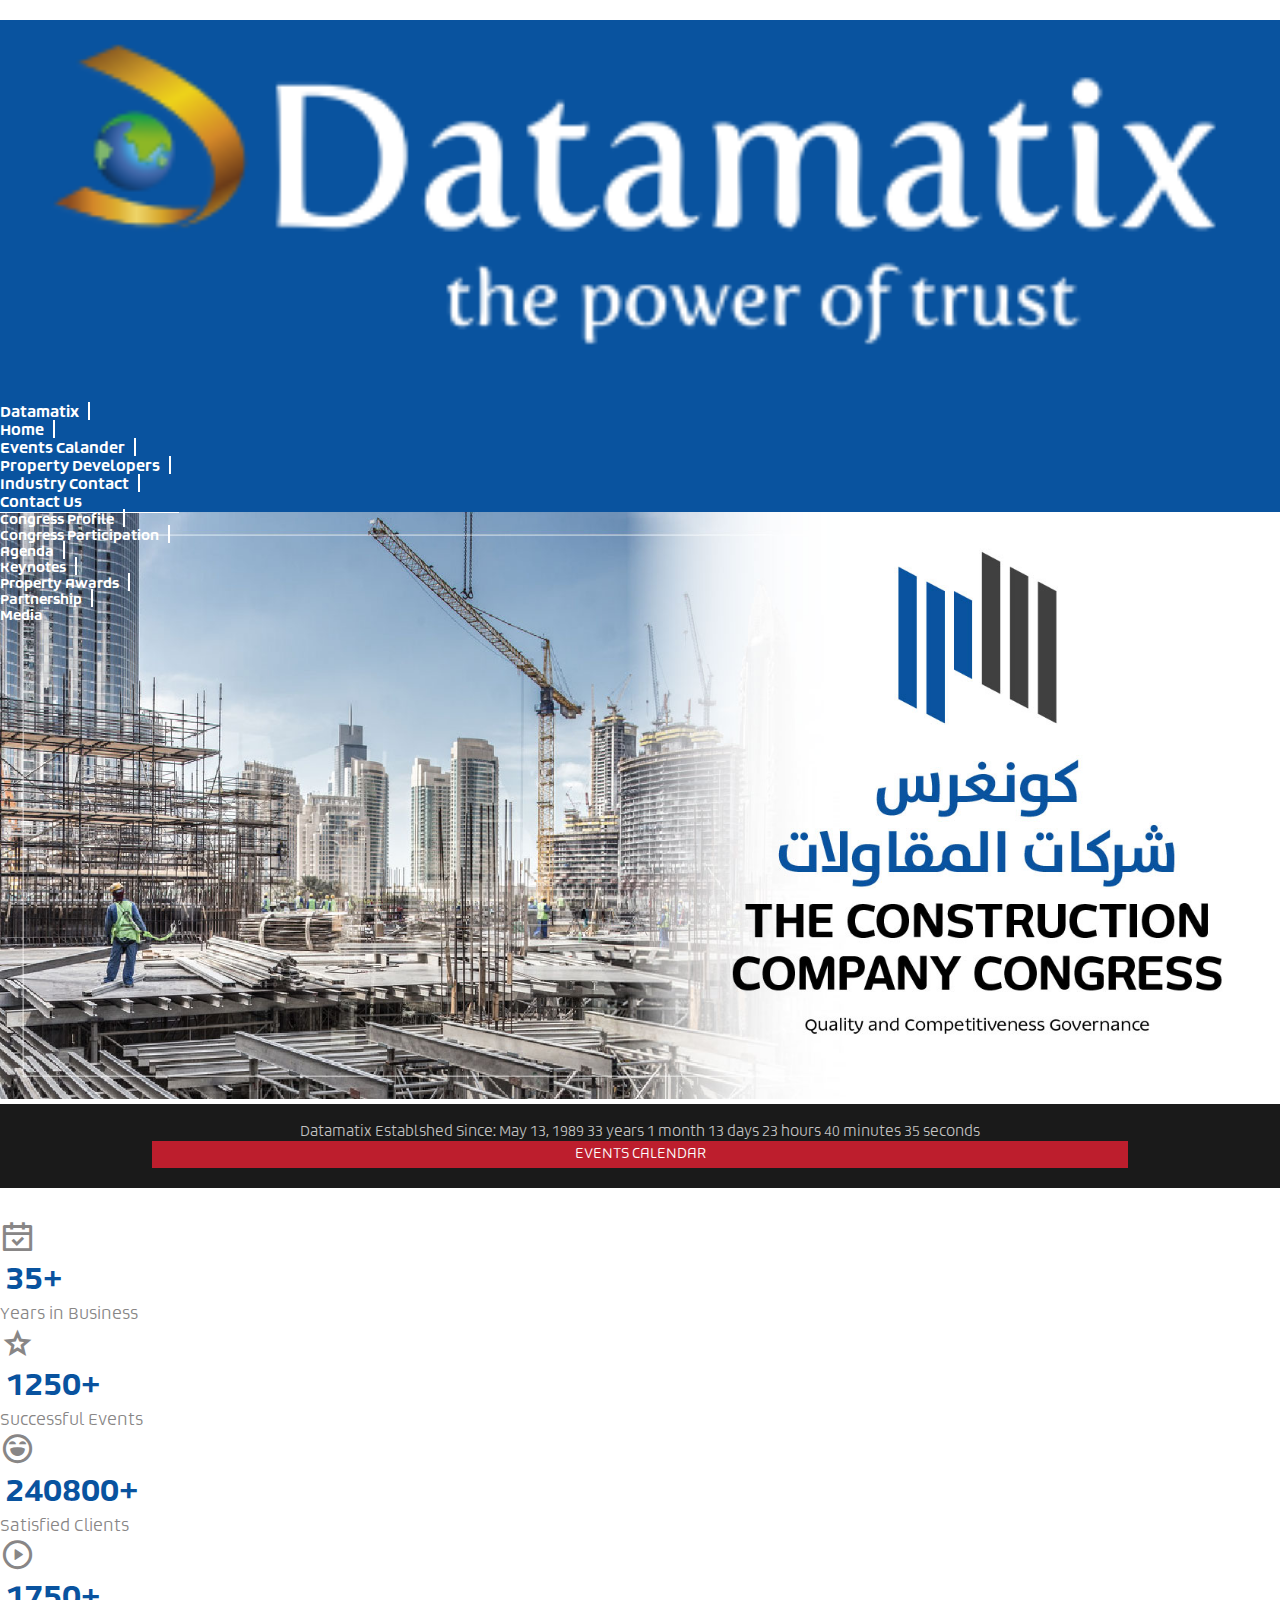
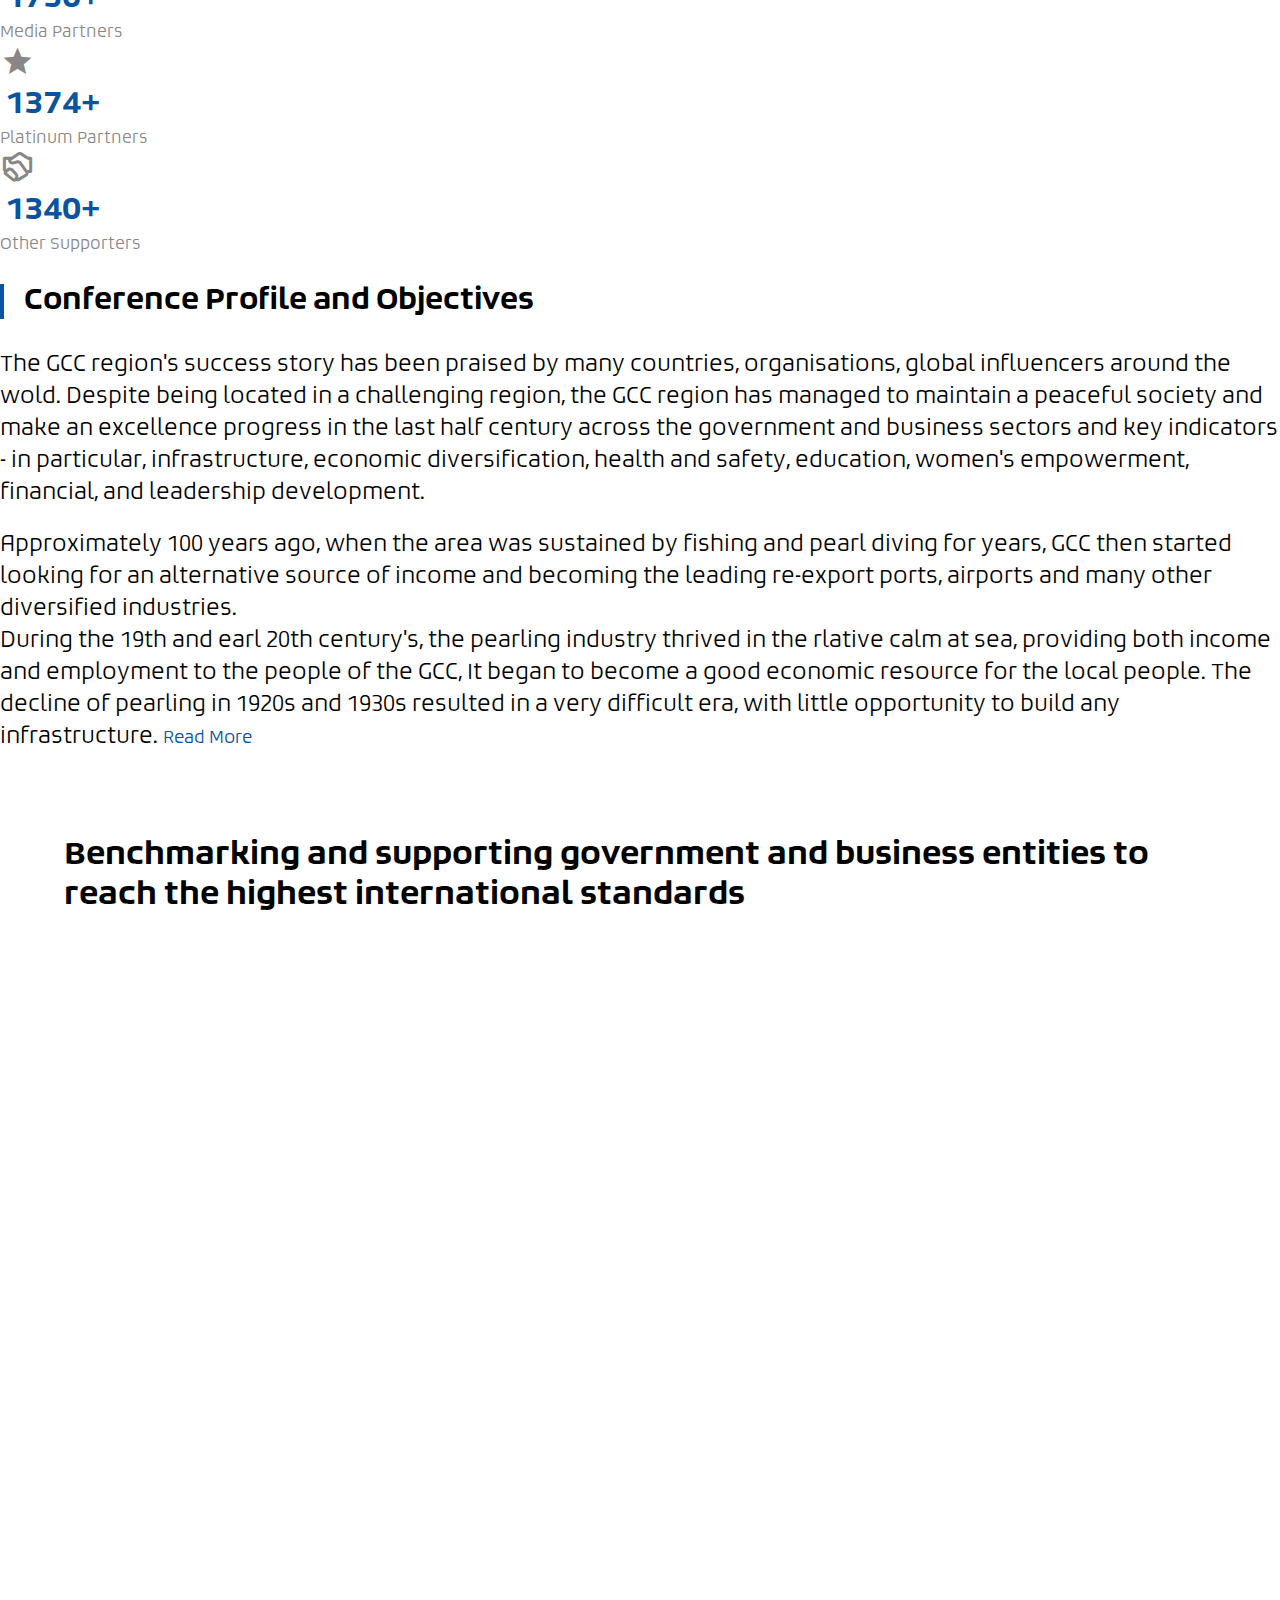
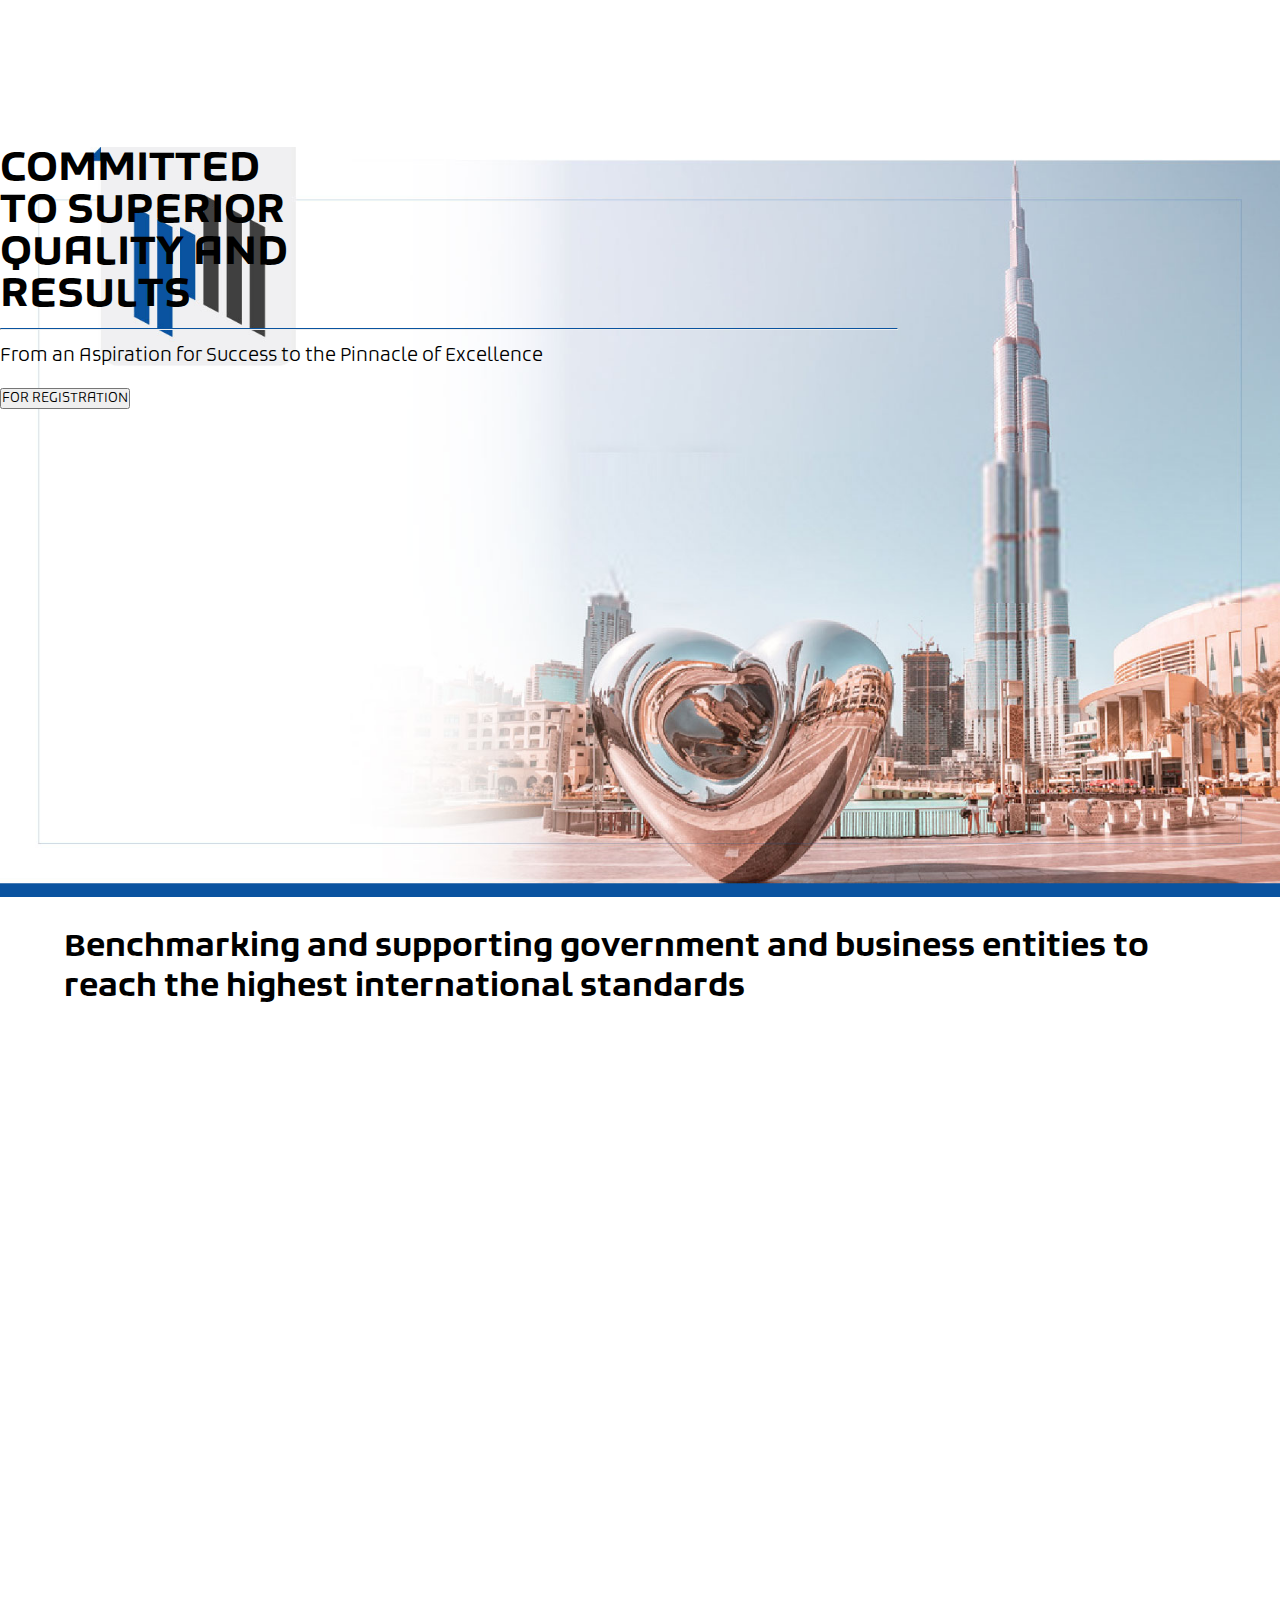
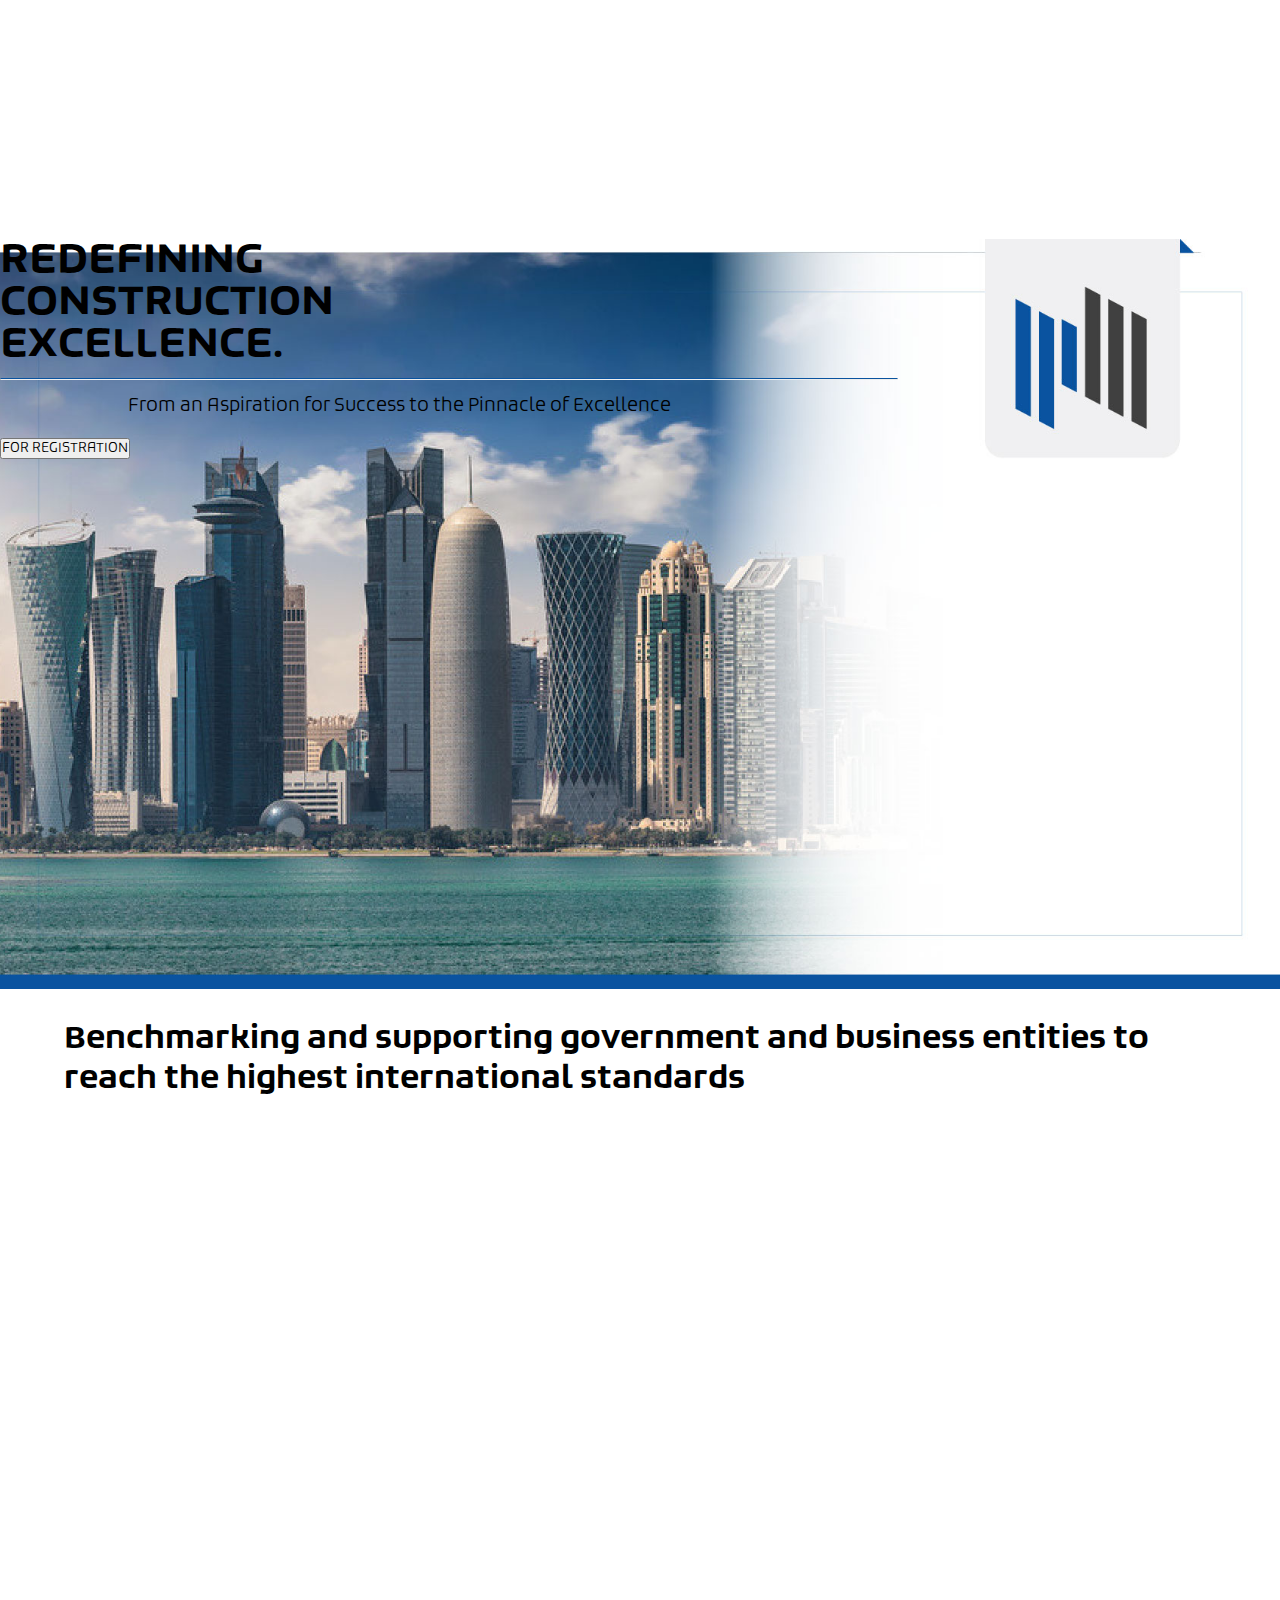
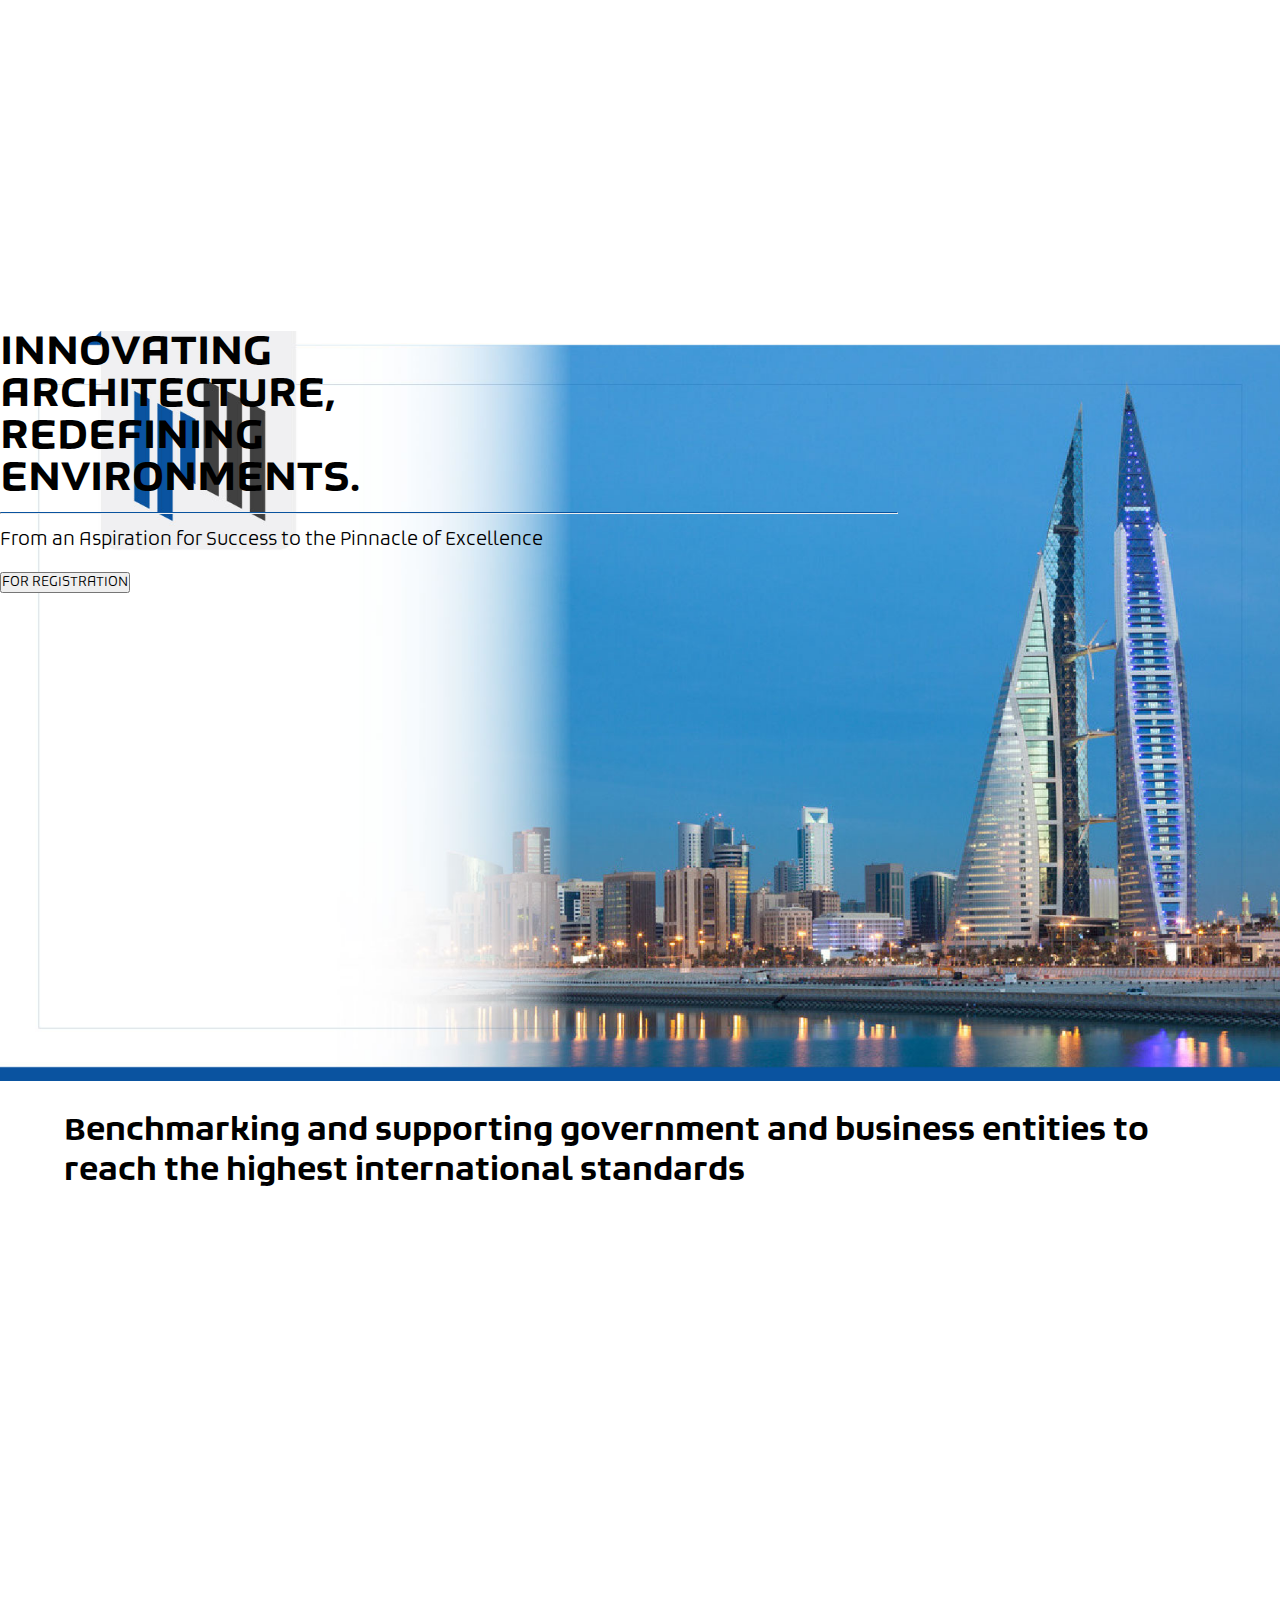
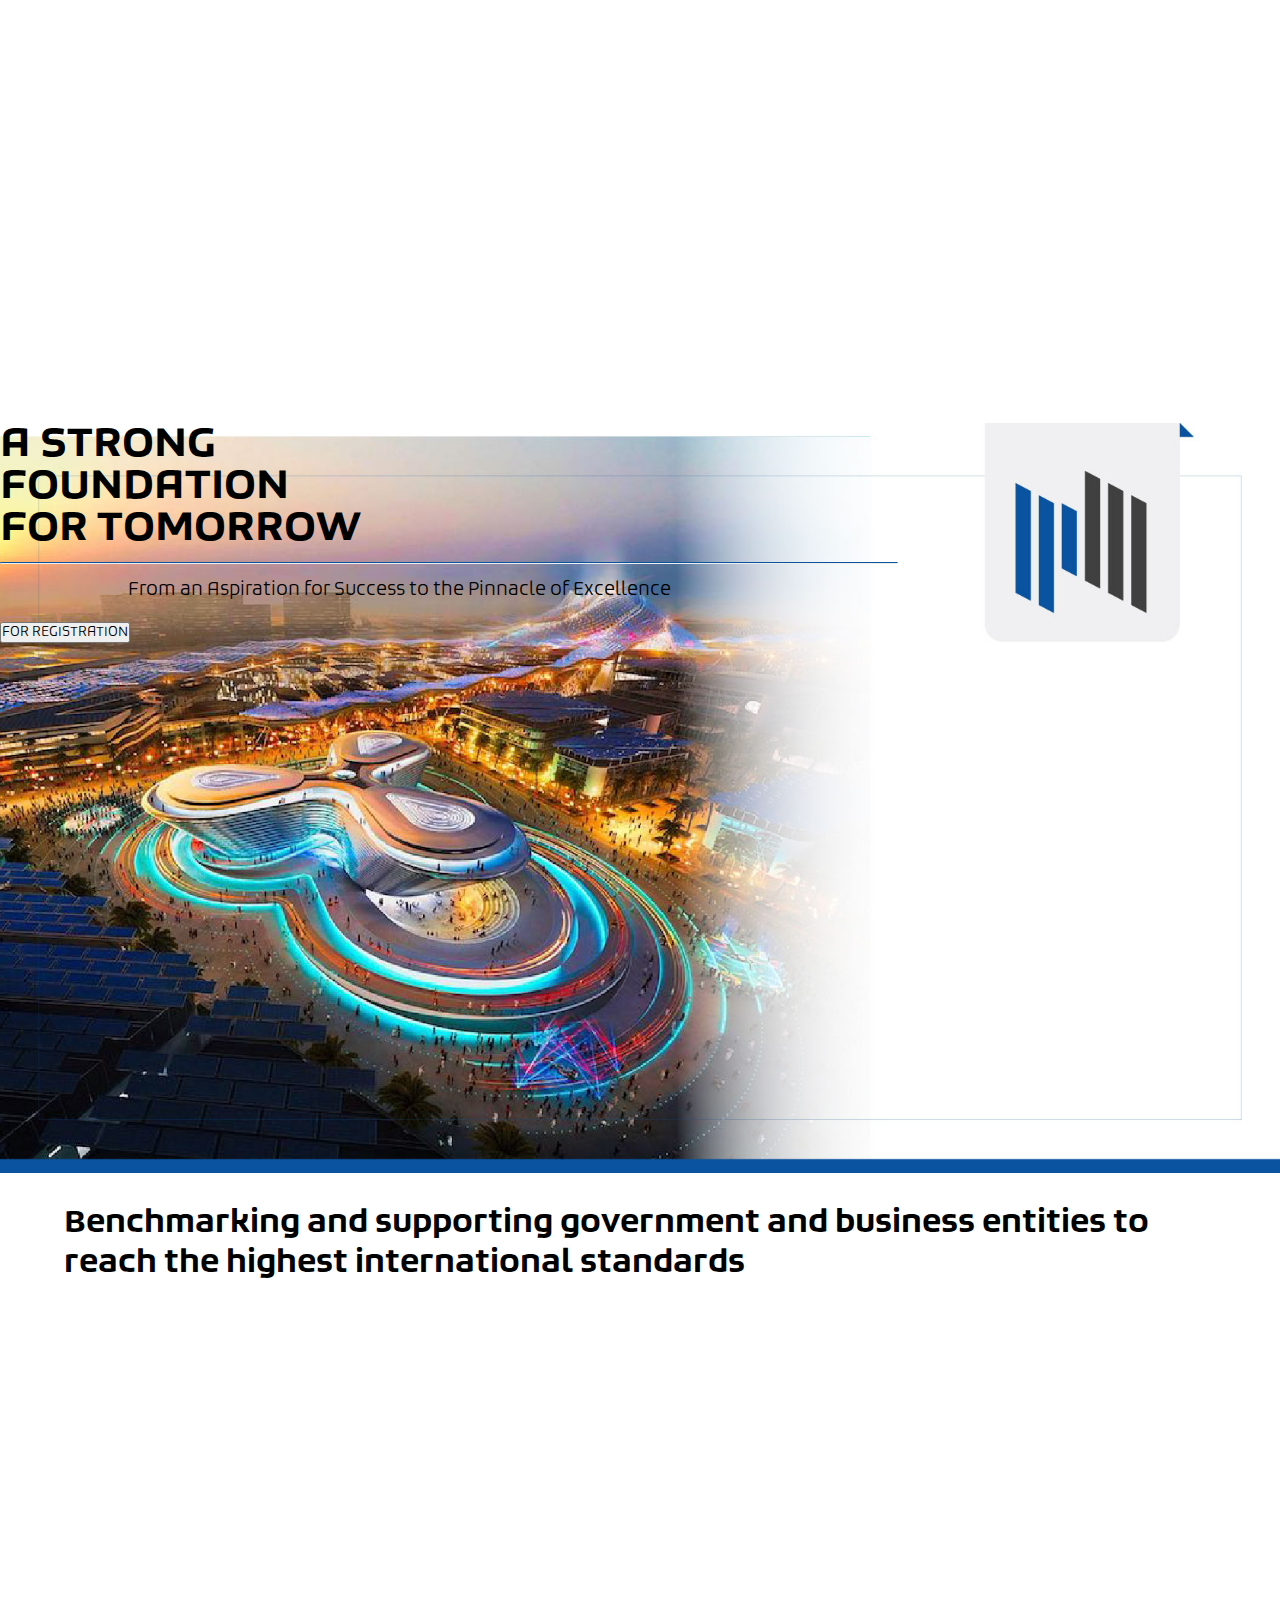
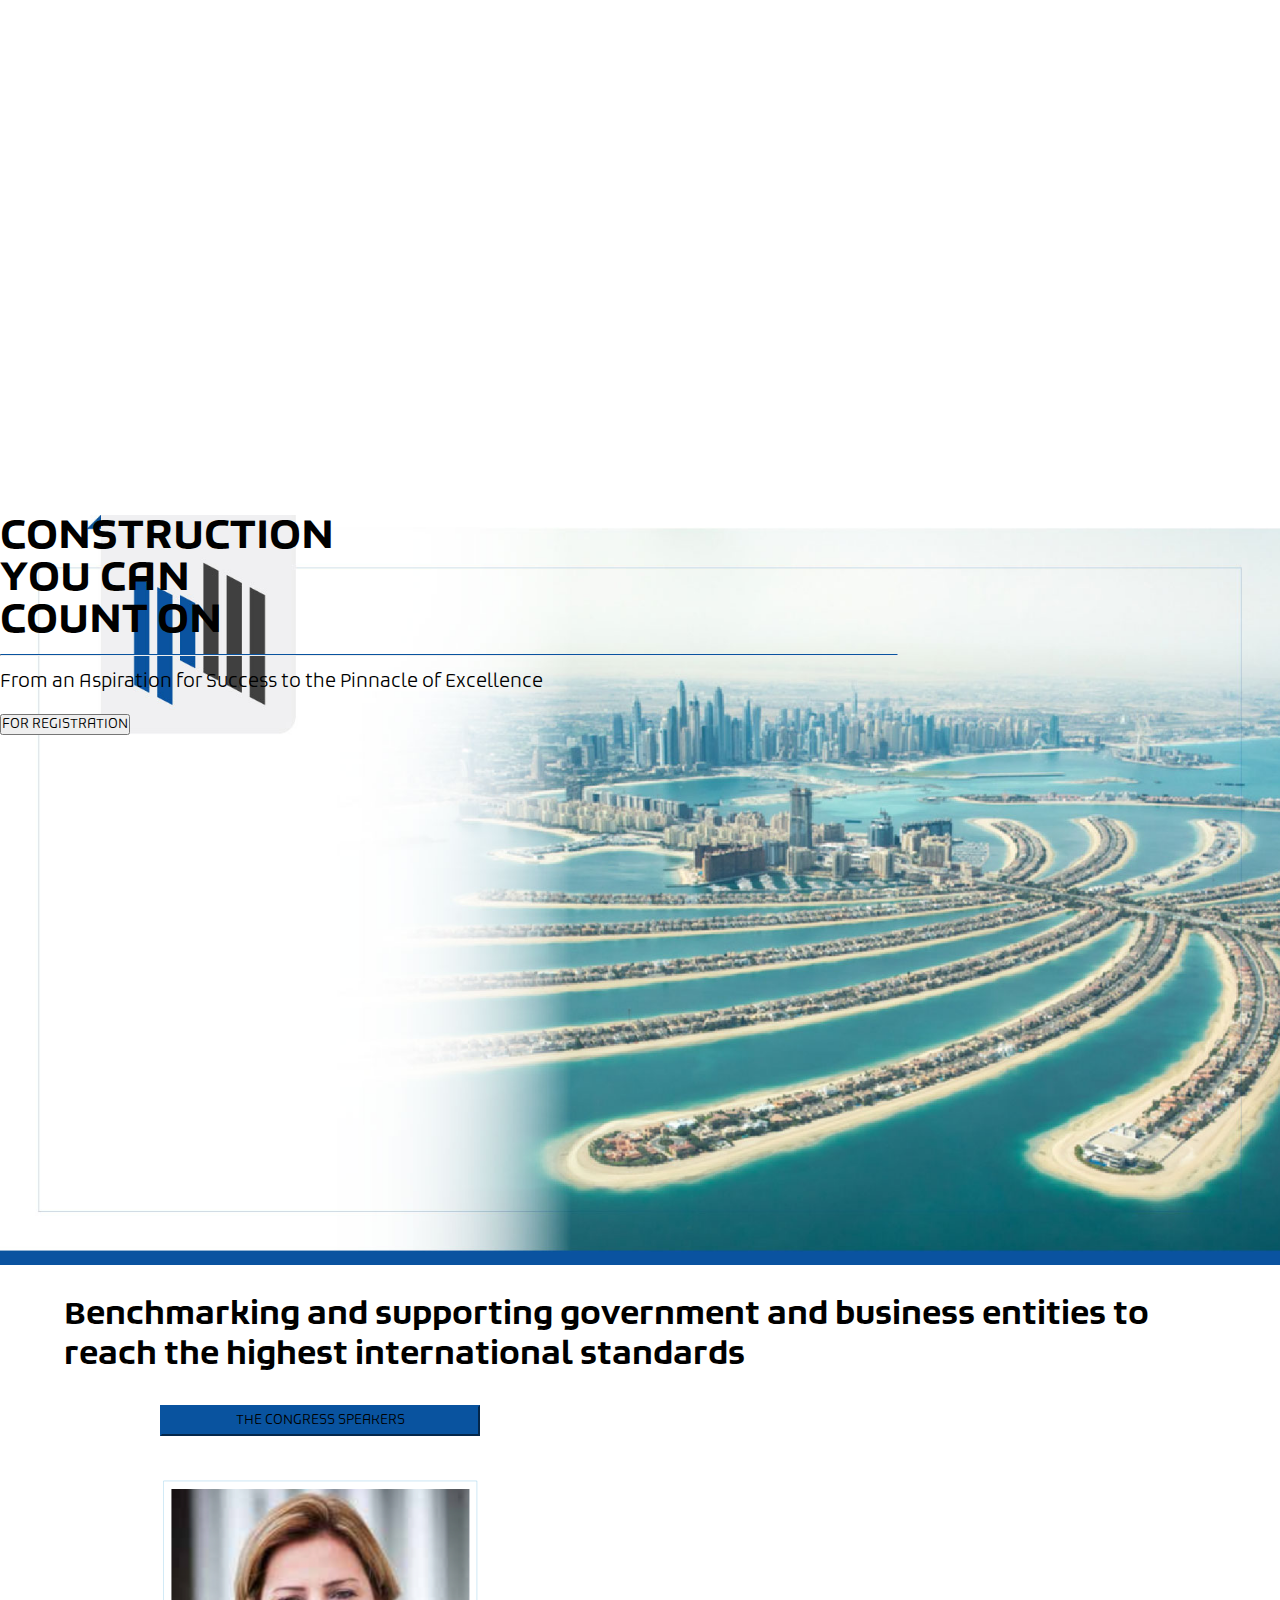
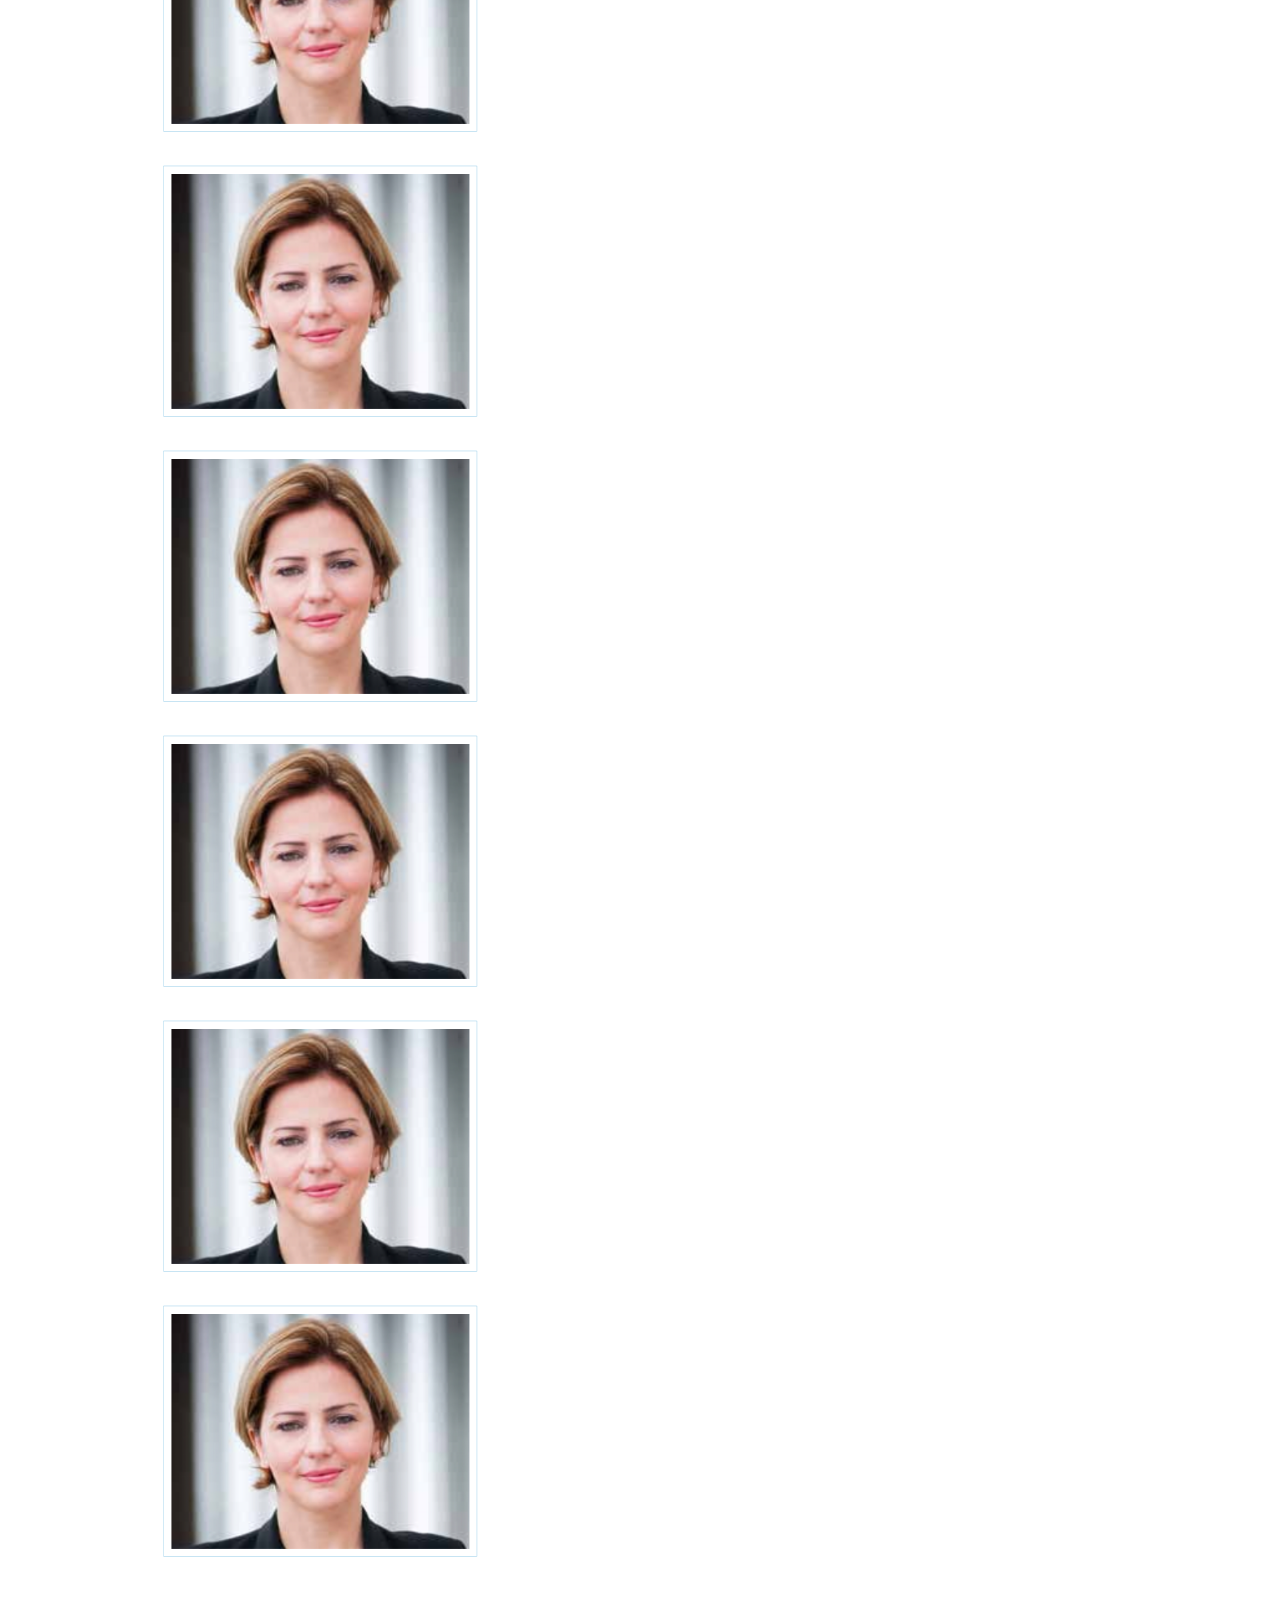
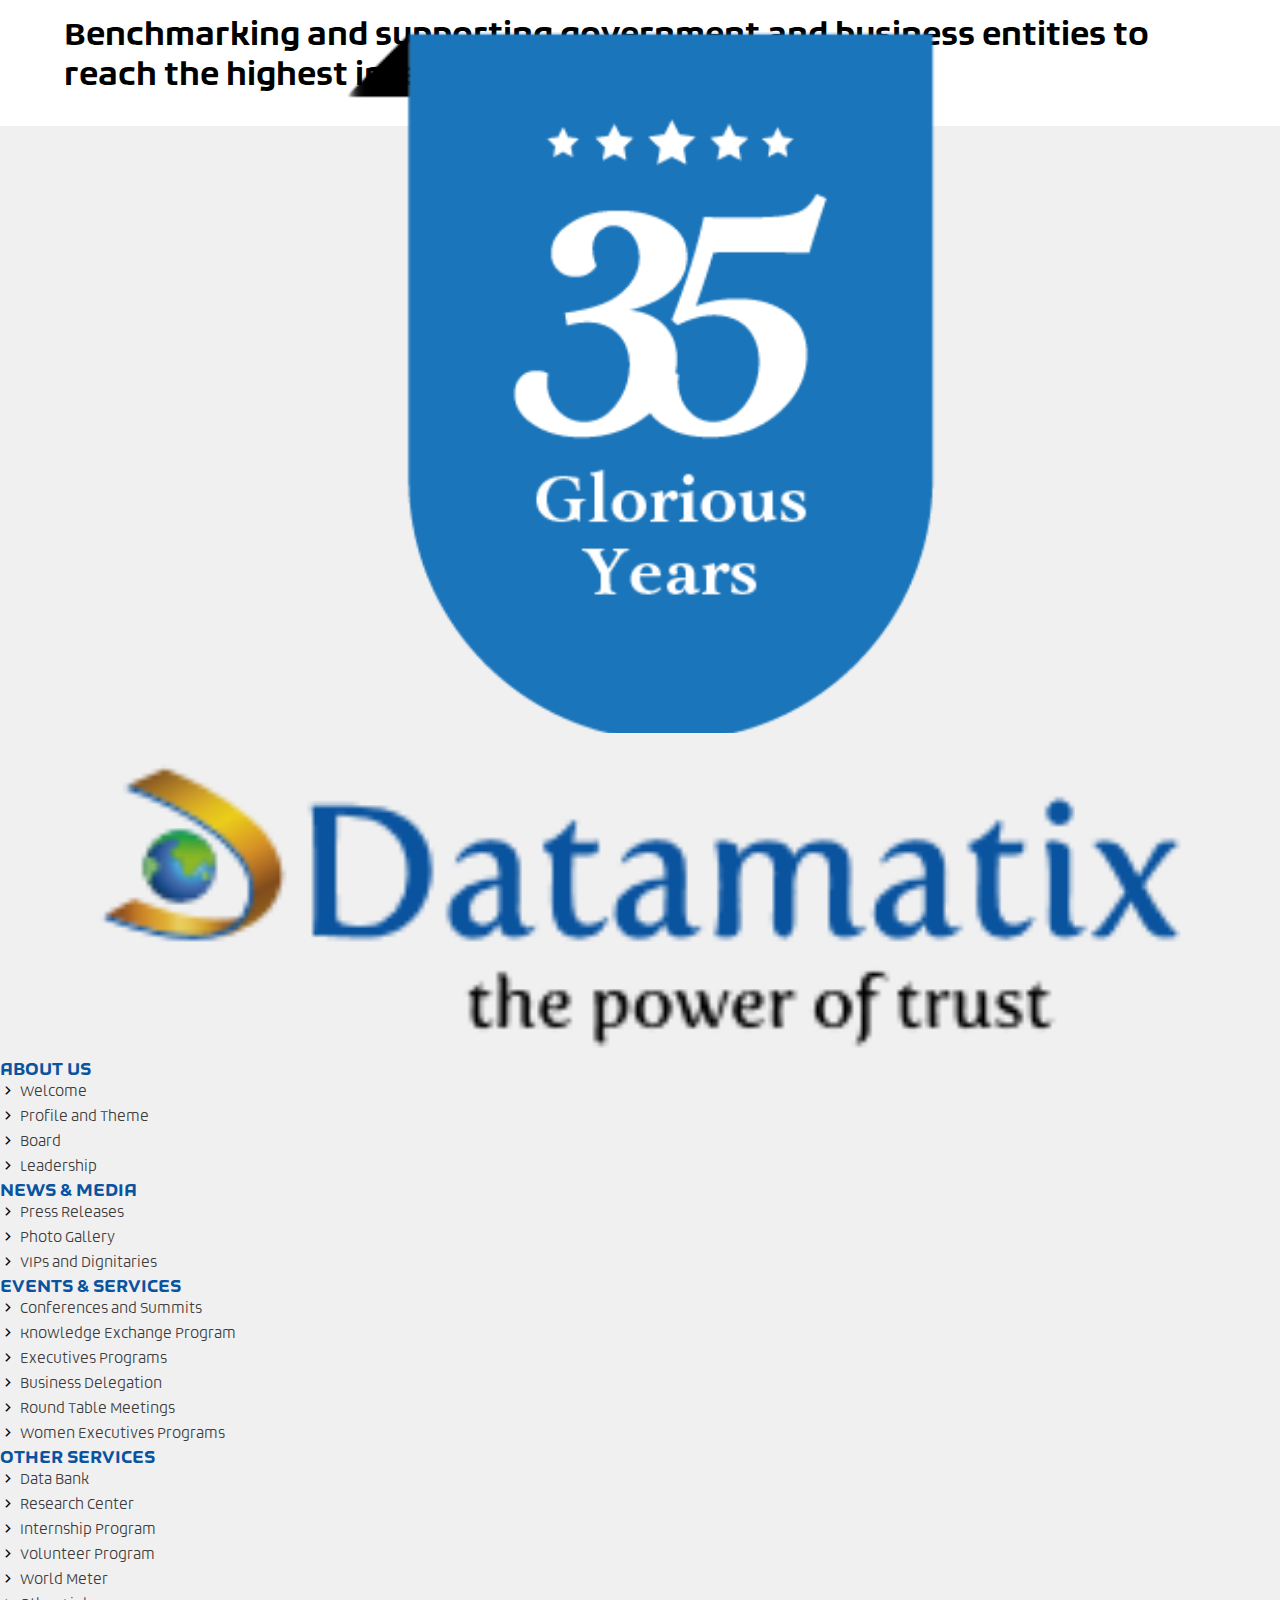
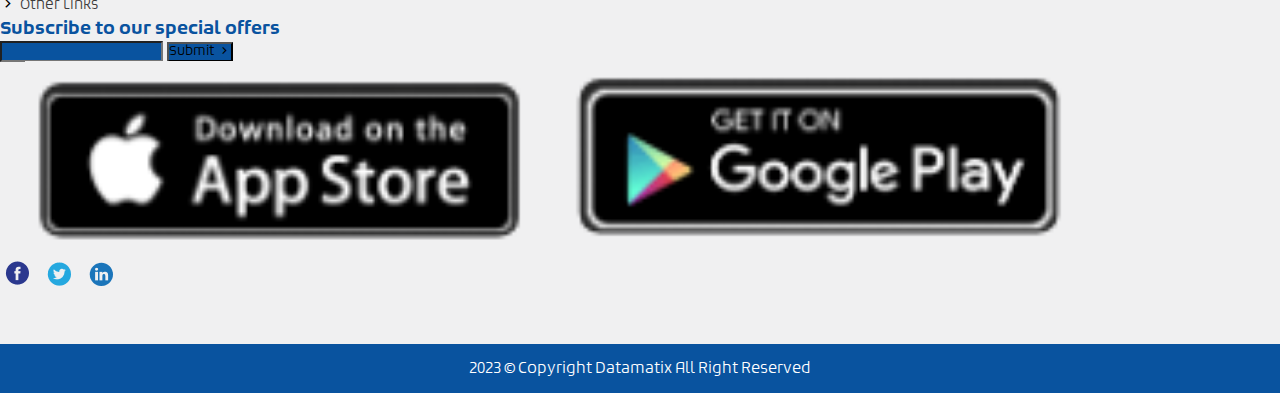
<file: constructionCongress.html>
<!DOCTYPE html>
<html lang="en">
  <head>
    <meta charset="utf-8">
    <meta name="viewport" content="width=device-width, initial-scale=1">
    <title>The Construction Congress</title>
    <link rel="stylesheet" href="./assets/fonts/remixicon.css" />
    <link href="https://cdn.jsdelivr.net/npm/bootstrap@5.3.2/dist/css/bootstrap.min.css" rel="stylesheet" integrity="sha384-T3c6CoIi6uLrA9TneNEoa7RxnatzjcDSCmG1MXxSR1GAsXEV/Dwwykc2MPK8M2HN" crossorigin="anonymous">    
    <script defer src="https://cdn.jsdelivr.net/npm/bootstrap@5.3.2/dist/js/bootstrap.bundle.min.js" integrity="sha384-C6RzsynM9kWDrMNeT87bh95OGNyZPhcTNXj1NW7RuBCsyN/o0jlpcV8Qyq46cDfL" crossorigin="anonymous"></script>
    <link rel="stylesheet" href="./assets/css/constructionCongStyle.css">
  </head>
  <body>

    <div class="home-screen">
        <!-- start header -->
        <header>
            <div class="container-fluid">
                <div class="row">
                    <div class="col-md-3">
                        <div class="left-part">
                            <a href="/"> 
                                <img src="./assets/img/foodLogo.png" class="img-fluid" alt="logo">
                            </a>
                        </div>
                    </div>
                    <div class="col-md-9">
                        <div class="right-part">
                            <div class="top-nav">
                                <ul class="list-unstyled lists">
                                    <li class="list-inline-item">Datamatix</li>
                                    <li class="list-inline-item">
                                        <a href="/index.html">Home</a>
                                    </li>
                                    <li class="list-inline-item">
                                        <a href="/constructionEvents.html"> Events Calander </a>
                                    </li>
                                    <li class="list-inline-item">
                                        <a href="/constructionCongress.html">Property Developers</a>
                                    </li>
                                    <li class="list-inline-item">Industry Contact</li>
                                    <li class="list-inline-item">Contact Us</li>
                                </ul>
                            </div>


                            <div class="nav1">
                                <ul class="list-unstyled lists">
                                    <li class="list-inline-item">Congress Profile</li>
                                    <li class="list-inline-item">Congress Participation</li>
                                    <li class="list-inline-item">Agenda</li>
                                    <li class="list-inline-item">Keynotes </li>
                                    <li class="list-inline-item">Property Awards </li>
                                    <li class="list-inline-item">Partnership</li>
                                    <li class="list-inline-item">Media</li>
                                </ul>
                           </div>

                        </div>
                    </div>
                </div>
                
                
            </div>
        </header>
        <!-- end header -->

        <!-- start banner_main -->

        <div class="main-banner">
            <img src="./assets/img/construction_img_1.jpg" class="img-fluid" alt="banner" >
        </div>
        <!-- end banner_main-->

        <div class="counter-top">
            <div class="container-fluid">
                <div class="row">
                    <div class="col-md-9 col-12 m-auto">
                        <p>
                            Datamatix Establshed Since: May 13, 1989 33 years 1 month 13 days 23 hours 40 minutes 35 seconds 
                        </p>
                    </div>
                    <div class="col-md-3 col-12">
                        <button class="btn btn-danger">
                            <a href="./constructionEvents.html">EVENTS CALENDAR </a>
                        </button>
                    </div>
                </div>
            </div>
        </div>

        <!-- start Counter -->
        <div class="counter">
            <div class="container">
                <div class="row">
                    <div class="col-md-2 col-6">
                        <div class="counter-desc text-center">
                            <i class="ri-calendar-check-line"></i>
                            <h2>35+</h2>
                            <p>Years in Business</p>
                        </div>
                    </div>
                    <div class="col-md-2 col-6">
                        <div class="counter-desc text-center">
                            <i class="ri-star-s-line"></i>
                            <h2>1250+</h2>
                            <p>Successful Events</p>
                        </div>
                    </div>
                    <div class="col-md-2 col-6">
                        <div class="counter-desc text-center">
                            <i class="ri-emotion-laugh-line"></i>
                            <h2>240800+</h2>
                            <p>Satisfied Clients</p>
                        </div>
                    </div>
                    <div class="col-md-2 col-6">
                        <div class="counter-desc text-center">
                            <i class="ri-play-circle-line"></i>
                            <h2>1750+</h2>
                            <p>Media Partners</p>
                        </div>
                    </div>
                    <div class="col-md-2 col-6">
                        <div class="counter-desc text-center">
                            <i class="ri-star-s-fill"></i>
                            <h2>1374+</h2>
                            <p>Platinum Partners</p>
                        </div>
                    </div>
                    <div class="col-md-2 col-6">
                        <div class="counter-desc text-center">
                            <i class="ri-shake-hands-line"></i>
                            <h2>1340+</h2>
                            <p>Other Supporters</p>
                        </div>
                    </div>
                </div>
            </div>
        </div>
        <!-- end Counter -->

        <div class="datamatix-section">
            <div class="container">
                <div class="row">
                    <div class="col-12">
                        <h3>Conference Proﬁle and Objectives</h3>
                        <p>
                            The GCC region's success story has been praised by many countries, organisations, global  
                            influencers around the wold. Despite being located in a challenging region, the GCC 
                            region has managed to maintain a peaceful society and make an excellence progress 
                            in the last half century across the government and business sectors and key 
                            indicators - in particular, infrastructure, economic diversification, health 
                            and safety, education, women's empowerment, financial, and leadership development. 
                        </p>
                        <br>
                        <p>
                            Approximately 100 years ago, when the area was sustained by fishing and pearl diving 
                            for years, GCC then started looking for an alternative source of income and becoming 
                            the leading re-export ports, airports and many other diversified industries.  
                        </p>
                        <p>
                            During the 19th and earl 20th century's, the pearling industry thrived in the rlative 
                            calm at sea, providing both income and employment to the people of the GCC, It began 
                            to become a good economic resource for the local people. The decline of pearling 
                            in 1920s and 1930s resulted in a very difficult era, with little opportunity to 
                            build any infrastructure.  <a>Read More</a>
                        </p>
                       
                    </div>
                </div>
            </div>
        </div>
        <br>

        <!-- start banners -->
        <!-- <div class="bannerTop">

            <div class="container">
                <div class="row">
                    <div class="col-md-7 col-12">
                        <div class="datamatix-section">
                            <h3>The Congress Proﬁle and Objectives</h3>
                            <p>
                                The GCC region’s success story has been
                                praised by many countries, organisations,
                                global leaders and inﬂuencers around the world. Despite being located in a challenging region,
                                the GCC region has managed to maintain a peaceful society and make an excellence
                                progress in the last half century across the government and business sectors and key 
                                indicators – in particular, infrastructure,
                                economic diversiﬁcation, health and safety, education, women’s empowerment, ﬁnancial,
                                and leadership development. <a href="/">Read More</a>
                            </p>
                        </div>
                    </div>
                </div>
            </div>
        </div> -->

        <div class="container">
            <h2 class="banner_title text-center" style="margin: 30px auto; width: 90%;">
                Benchmarking and supporting government and business entities to reach the highest international standards</h2>
        </div> 

        <div class="banner-1 banner bannerLeft">
            <div class="over">
                <div class="container">
                    <div class="row">
                        <div class="col-md-5 col-11 text-left">
                            <div class="banner-text">
                                <h3>
                                    COMMITTED <br>
                                    TO SUPERIOR <br>
                                    QUALITY AND <br>
                                    RESULTS
                                </h3>
                                <hr>
                                <p>
                                    From an Aspiration for Success to the Pinnacle of Excellence 
                                </p>
                                <button class="btn btn-primary">FOR REGISTRATION</button>
                            </div>
                        </div>
                        <div class="col-md-7 col-1"></div>
                    </div>
                </div>
            </div>
        </div>

        <!-- <div class="container">
            <h2 class="banner_title">Benchmarking and supporting government and business entities to reach the highest international standards</h2>
            <p class="banner_text">
                During the 19th and early 20th century’s, the pearling industry thrived in the relative 
                calm at sea, providing both income and employment to the people of the GCC. 
                It began to become a good economic resource for the local people. The decline of pearling 
                in 1920s and 1930s resulted in a very difﬁcult era, with little opportunity to build any 
                infrastructure.
            </p>
        </div> -->

        <div class="container">
            <h2 class="banner_title text-center" style="margin: 30px auto; width: 90%;">
                Benchmarking and supporting government and business entities to reach the highest international standards</h2>
        </div> 

        <div class="banner-2 banner bannerRight">
            <div class="over">
                <div class="container">
                    <div class="row">
                        <div class="col-md-7 col-1"></div>
                        <div class="col-md-5 col-11 text-end">
                            <div class="banner-text">
                                <h3>
                                    REDEFINING <br>
                                    CONSTRUCTION<br>
                                    EXCELLENCE.
                                </h3>
                                <hr>
                                <p>
                                    From an Aspiration for Success to the Pinnacle of Excellence 
                                </p>
                                <button class="btn btn-primary">FOR REGISTRATION</button>
                            </div>
                        </div>
                    </div>
                </div>
            </div>
        </div>

        <div class="container">
            <h2 class="banner_title text-center" style="margin: 30px auto; width: 90%;">
                Benchmarking and supporting government and business entities to reach the highest international standards</h2>
        </div> 

        <div class="banner-3 banner bannerLeft">
            <div class="over">
                <div class="container">
                    <div class="row">
                        <div class="col-md-5 col-11 text-left">
                            <div class="banner-text">
                                <h3>
                                    INNOVATING <br>
                                    ARCHITECTURE, <br>
                                    REDEFINING <br>
                                    ENVIRONMENTS.
                                </h3>
                                <hr>
                                <p>
                                    From an Aspiration for Success to the Pinnacle of Excellence 
                                </p>
                                <button class="btn btn-primary">FOR REGISTRATION</button>
                            </div>
                        </div>
                        <div class="col-md-7 col-1"></div>
                    </div>
                </div>
            </div>
        </div>

        <div class="container">
            <h2 class="banner_title text-center" style="margin: 30px auto; width: 90%;">
                Benchmarking and supporting government and business entities to reach the highest international standards</h2>
        </div> 

        <div class="banner-4 banner bannerRight">
            <div class="over">
                <div class="container">
                    <div class="row">
                        <div class="col-md-7 col-1"></div>
                        <div class="col-md-5 col-11 text-end">
                            <div class="banner-text">
                                <h3>
                                    A STRONG<br>
                                    FOUNDATION <br>
                                    FOR TOMORROW
                                </h3>
                                <hr>
                                <p>
                                    From an Aspiration for Success to the Pinnacle of Excellence 
                                </p>
                                <button class="btn btn-primary">FOR REGISTRATION</button>
                            </div>
                        </div>
                    </div>
                </div>
            </div>
        </div>

        <div class="container">
            <h2 class="banner_title text-center" style="margin: 30px auto; width: 90%;">
                Benchmarking and supporting government and business entities to reach the highest international standards</h2>
        </div> 

        <div class="banner-5 banner bannerLeft">
            <div class="over">
                <div class="container">
                    <div class="row">
                        <div class="col-md-5 col-11 text-left">
                            <div class="banner-text">
                                <h3>
                                    CONSTRUCTION <br>
                                    YOU CAN<br>
                                    COUNT ON
                                </h3>
                                <hr>
                                <p>
                                    From an Aspiration for Success to the Pinnacle of Excellence 
                                </p>
                                <button class="btn btn-primary">FOR REGISTRATION</button>
                            </div>
                        </div>
                        <div class="col-md-7 col-1"></div>
                    </div>
                </div>
            </div>
        </div>

        <div class="container">
            <h2 class="banner_title text-center" style="margin: 30px auto; width: 90%;">
                Benchmarking and supporting government and business entities to reach the highest international standards</h2>
        </div> 

        <!-- end banners -->

        <!-- <div class="container text-center">
            <h2 class="banner_title text-center">Benchmarking and supporting government and business entities to reach the highest international standards</h2>
        </div> -->

        <!-- <div class="categories">
            <div class="container">
                <div class="row">
                    <div class="col-lg-4 col-md-6 col-12">
                        <div class="cat">
                            <img src="./assets/img/category1.png" width="320" height="260" class="img-fluid" alt="img1">
                        </div>
                    </div>
                    <div class="col-lg-4 col-md-6 col-12">
                        <div class="cat">
                            <img src="./assets/img/category2.png" width="320" height="260" class="img-fluid" alt="img2">
                        </div>
                    </div>
                    <div class="col-lg-4 col-md-6 col-12">
                        <div class="cat">

                            <img src="./assets/img/category3.png" width="320" height="260" class="img-fluid" alt="img3">
                        </div>
                    </div>
                    <div class="col-lg-4 col-md-6 col-12">
                        <div class="cat">
                            <img src="./assets/img/category4.png" width="320" height="260" class="img-fluid" alt="img4">
                        </div>
                    </div>
                    <div class="col-lg-4 col-md-6 col-12">
                        <div class="cat">
                            <img src="./assets/img/category5.png" width="320" height="260" class="img-fluid" alt="img5">
                        </div>
                    </div>
                    <div class="col-lg-4 col-md-6 col-12">
                        <div class="cat">
                            <img src="./assets/img/category6.png" width="320" height="260" class="img-fluid" alt="img6">
                        </div>
                    </div>
                </div>
            </div>
        </div> -->

        <!-- start UPCOMING EVENTS -->
        
        <!-- <div class="events">
            <div class="container">
                <h3>UPCOMING EVENTS</h3>
                <div class="row">
                    <div class="col-md-4 col-12">
                        <div class="event-card active">
                            <img src="./assets/img/event1.png" alt="event1" class="img-fluid">
                            <h5>The Construction Company Congress</h5>
                            <div class="card-body">
                                <p>About 4-decades ago, the institute embarked on a global excellence development journey to accelerate the leadership and organizational development goals of the middle east region and</p>
                            </div>
                            <div class="card-footer">
                                <h6>MARCH 23, 2022</h6>
                                <p>Dubai, United Arab Emirates</p>
                            </div>
                            <button class="btn btn-primary">
                                <a href="/">FOR REGISTRATION</a>
                                <i class="ri-arrow-right-s-line ms-2"></i>
                            </button>
                        </div>
                    </div>
                    <div class="col-md-4 col-12">
                        <div class="event-card">
                            <img src="./assets/img/event2.png" alt="event2" class="img-fluid">
                            <h5>The Food <br> Company Congress</h5>
                            <div class="card-body">
                                <p>About 4-decades ago, the institute embarked on a global excellence development journey to accelerate the leadership and organizational development goals of the middle east region and</p>
                            </div>
                            <div class="card-footer">
                                <h6>MARCH 23, 2022</h6>
                                <p>Dubai, United Arab Emirates</p>
                            </div>
                            <button class="btn btn-primary">
                                <a href="/">FOR REGISTRATION</a>
                                <i class="ri-arrow-right-s-line ms-2"></i>
                            </button>
                        </div>
                    </div>
                    <div class="col-md-4 col-12">
                        <div class="event-card">
                            <img src="./assets/img/event3.png" alt="event3" class="img-fluid">
                            <h5>The Architect Company Congress</h5>
                            <div class="card-body">
                                <p>About 4-decades ago, the institute embarked on a global excellence development journey to accelerate the leadership and organizational development goals of the middle east region and</p>
                            </div>
                            <div class="card-footer">
                                <h6>MARCH 23, 2022</h6>
                                <p>Dubai, United Arab Emirates</p>
                            </div>
                            <button class="btn btn-primary">
                                <a href="/">FOR REGISTRATION</a>
                                <i class="ri-arrow-right-s-line ms-2"></i>
                            </button>
                        </div>
                    </div>
                    <div class="col-md-4 col-12">
                        <div class="event-card active">
                            <img src="./assets/img/event4.png" alt="event4" class="img-fluid">
                            <h5>The Building Materials Congress</h5>
                            <div class="card-body">
                                <p>About 4-decades ago, the institute embarked on a global excellence development journey to accelerate the leadership and organizational development goals of the middle east region and</p>
                            </div>
                            <div class="card-footer">
                                <h6>MARCH 23, 2022</h6>
                                <p>Dubai, United Arab Emirates</p>
                            </div>
                            <button class="btn btn-primary">
                                <a href="/">FOR REGISTRATION</a>
                                <i class="ri-arrow-right-s-line ms-2"></i>
                            </button>
                        </div>
                    </div>
                    <div class="col-md-4 col-12">
                        <div class="event-card">
                            <img src="./assets/img/event2.png" alt="event2" class="img-fluid">
                            <h5>The Food <br> Company Congress</h5>
                            <div class="card-body">
                                <p>About 4-decades ago, the institute embarked on a global excellence development journey to accelerate the leadership and organizational development goals of the middle east region and</p>
                            </div>
                            <div class="card-footer">
                                <h6>MARCH 23, 2022</h6>
                                <p>Dubai, United Arab Emirates</p>
                            </div>
                            <button class="btn btn-primary">
                                <a href="/">FOR REGISTRATION</a>
                                <i class="ri-arrow-right-s-line ms-2"></i>
                            </button>
                        </div>
                    </div>
                    <div class="col-md-4 col-12">
                        <div class="event-card">
                            <img src="./assets/img/event3.png" alt="event3" class="img-fluid">
                            <h5>The Architect Company Congress</h5>
                            <div class="card-body">
                                <p>About 4-decades ago, the institute embarked on a global excellence development journey to accelerate the leadership and organizational development goals of the middle east region and</p>
                            </div>
                            <div class="card-footer">
                                <h6>MARCH 23, 2022</h6>
                                <p>Dubai, United Arab Emirates</p>
                            </div>
                            <button class="btn btn-primary">
                                <a href="/">FOR REGISTRATION</a>
                                <i class="ri-arrow-right-s-line ms-2"></i>
                            </button>
                        </div>
                    </div>
                    <div class="col-md-4 col-12">
                        <div class="event-card active">
                            <img src="./assets/img/event4.png" alt="event4" class="img-fluid">
                            <h5>The Building Materials Congress</h5>
                            <div class="card-body">
                                <p>About 4-decades ago, the institute embarked on a global excellence development journey to accelerate the leadership and organizational development goals of the middle east region and</p>
                            </div>
                            <div class="card-footer">
                                <h6>MARCH 23, 2022</h6>
                                <p>Dubai, United Arab Emirates</p>
                            </div>
                            <button class="btn btn-primary">
                                <a href="/">FOR REGISTRATION</a>
                                <i class="ri-arrow-right-s-line ms-2"></i>
                            </button>
                        </div>
                    </div>
                    <div class="col-md-4 col-12">
                        <div class="event-card">
                            <img src="./assets/img/event2.png" alt="event2" class="img-fluid">
                            <h5>The Food <br> Company Congress</h5>
                            <div class="card-body">
                                <p>About 4-decades ago, the institute embarked on a global excellence development journey to accelerate the leadership and organizational development goals of the middle east region and</p>
                            </div>
                            <div class="card-footer">
                                <h6>MARCH 23, 2022</h6>
                                <p>Dubai, United Arab Emirates</p>
                            </div>
                            <button class="btn btn-primary">
                                <a href="/">FOR REGISTRATION</a>
                                <i class="ri-arrow-right-s-line ms-2"></i>
                            </button>
                        </div>
                    </div>
                    <div class="col-md-4 col-12">
                        <div class="event-card">
                            <img src="./assets/img/event3.png" alt="event3" class="img-fluid">
                            <h5>The Architect Company Congress</h5>
                            <div class="card-body">
                                <p>About 4-decades ago, the institute embarked on a global excellence development journey to accelerate the leadership and organizational development goals of the middle east region and</p>
                            </div>
                            <div class="card-footer">
                                <h6>MARCH 23, 2022</h6>
                                <p>Dubai, United Arab Emirates</p>
                            </div>
                            <button class="btn btn-primary">
                                <a href="/">FOR REGISTRATION</a>
                                <i class="ri-arrow-right-s-line ms-2"></i>
                            </button>
                        </div>
                    </div>
                </div>
            </div>
        </div> -->

        <!-- end UPCOMING EVENTS -->
        

        <!-- start gallery -->
        <div class="gallery">
            <div class="container">
                <div class="row">
                    <div class="col-md-4 col-0"></div>
                    <div class="col-md-4 col-12">
                        <button class="btn btn-primary">THE CONGRESS SPEAKERS</button>
                    </div>
                    <div class="col-md-4 col-0"></div>
                </div>
                <div class="row">
                    <div class=" col-md-4 col-sm-6 col-12">
                        <img src="./assets/img/speaker.png" width="320" height="260" class="img-fluid">
                    </div>
                    <div class=" col-md-4 col-sm-6 col-12">
                        <img src="./assets/img/speaker.png" width="320" height="260" class="img-fluid">
                    </div>
                    <div class=" col-md-4 col-sm-6 col-12">
                        <img src="./assets/img/speaker.png" width="320" height="260" class="img-fluid">
                    </div>
                    <div class=" col-md-4 col-sm-6 col-12">
                        <img src="./assets/img/speaker.png" width="320" height="260" class="img-fluid">
                    </div>
                    <div class=" col-md-4 col-sm-6 col-12">
                        <img src="./assets/img/speaker.png" width="320" height="260" class="img-fluid">
                    </div>
                    <div class=" col-md-4 col-sm-6 col-12">
                        <img src="./assets/img/speaker.png" width="320" height="260" class="img-fluid">
                    </div>
                </div>
            </div>
        </div>
        <!-- end gallery -->

        <div class="container">
            <h2 class="banner_title text-center" style="margin: 30px auto; width: 90%;">
                Benchmarking and supporting government and business entities to reach the highest international standards</h2>
        </div> 

        <!-- start footer -->
        <footer>
            <div class="container">
                <div class="row mb-4">
                    <div class="col-md-3 col-12 text-sm-center">
                        <div class="logo">
                            <img class="img-fluid" src="./assets/img/logo-footer.png" alt="logo3">
                            <img class="img-fluid logo2" src="./assets/img/logo-footer2.png" alt="logo2">
                        </div>
                    </div>

                    <div class="col-md-2 col-6">
                        <h5>ABOUT US</h5>
                        <div class="links d-flex">
                            <i class="ri-arrow-right-s-line"></i>
                            <span>Welcome</span>
                        </div>
                        <div class="links d-flex">
                            <i class="ri-arrow-right-s-line"></i>
                            <span> Profile and Theme </span>
                        </div>
                        <div class="links d-flex">
                            <i class="ri-arrow-right-s-line"></i>
                            <span>Board</span>
                        </div>
                        <div class="links d-flex">
                            <i class="ri-arrow-right-s-line"></i>
                            <span>Leadership</span>
                        </div>
                    </div>

                    <div class="col-md-2 col-6">
                        <h5>NEWS & MEDIA</h5>
                        <div class="links d-flex">
                            <i class="ri-arrow-right-s-line"></i>
                            <span>Press Releases</span>
                        </div>
                        <div class="links d-flex">
                            <i class="ri-arrow-right-s-line"></i>
                            <span>Photo Gallery</span>
                        </div>
                        <div class="links d-flex">
                            <i class="ri-arrow-right-s-line"></i>
                            <span>VIPs and Dignitaries</span>
                        </div>
                    </div>

                    <div class="col-md-3 col-6">
                        <h5>EVENTS & SERVICES </h5>
                        <div class="links d-flex">
                            <i class="ri-arrow-right-s-line"></i>
                            <span>Conferences and Summits </span>
                        </div>
                        <div class="links d-flex">
                            <i class="ri-arrow-right-s-line"></i>
                            <span>Knowledge Exchange Program</span>
                        </div>
                        <div class="links d-flex">
                            <i class="ri-arrow-right-s-line"></i>
                            <span>Executives Programs </span>
                        </div>
                        <div class="links d-flex">
                            <i class="ri-arrow-right-s-line"></i>
                            <span>Business Delegation</span>
                        </div>
                        <div class="links d-flex">
                            <i class="ri-arrow-right-s-line"></i>
                            <span>Round Table Meetings</span>
                        </div>
                        <div class="links d-flex">
                            <i class="ri-arrow-right-s-line"></i>
                            <span>Women Executives Programs</span>
                        </div>
                    </div>

                    <div class="col-md-2 col-6">
                        <h5>OTHER SERVICES</h5>
                        <div class="links d-flex">
                            <i class="ri-arrow-right-s-line"></i>
                            <span>Data Bank</span>
                        </div>
                        <div class="links d-flex">
                            <i class="ri-arrow-right-s-line"></i>
                            <span>Research Center</span>
                        </div>
                        <div class="links d-flex">
                            <i class="ri-arrow-right-s-line"></i>
                            <span>Internship Program </span>
                        </div>
                        <div class="links d-flex">
                            <i class="ri-arrow-right-s-line"></i>
                            <span>Volunteer Program </span>
                        </div>
                        <div class="links d-flex">
                            <i class="ri-arrow-right-s-line"></i>
                            <span>World Meter </span>
                        </div>
                        <div class="links d-flex">
                            <i class="ri-arrow-right-s-line"></i>
                            <span>Other Links</span>
                        </div>
                    </div>

                    <!-- <div class="col-md-2 col-sm-4 col-6">
                        <h5>Advertise</h5>
                        <div class="links d-flex">
                            <i class="ri-arrow-right-s-line"></i>
                            <span>Consultancy</span>
                        </div>
                        <div class="links d-flex">
                            <i class="ri-arrow-right-s-line"></i>
                            <span>Criteria Devp.</span>
                        </div>
                        <div class="links d-flex">
                            <i class="ri-arrow-right-s-line"></i>
                            <span>Old Links</span>
                        </div>
                    </div> -->

                </div>
                <div class="row">
                    <!-- <div class="col-md-2"></div> -->
                    <div class="col-12">
                        <label for="subscribe" class="form-label subscribe-label">Subscribe to our special offers</label>
                    </div>
                </div>
                <div class="row mb-2">
                    <!-- <div class="col-md-2"></div> -->
                    <div class="col-md-7">
                        <form>
                            <div class="d-flex">
                                <input type="text" class="form-control me-3" id="subscribe">
                                <button type="submit" class="btn btn-success d-flex">
                                    Submit
                                    <i class="ri-arrow-right-s-line ml-1"></i>
                                </button>
                            </div>
                        </form>
                    </div>
                    <div class="col-md-3 text-sm-center">
                        <div class="icon-download d-flex">
                            <img src="./assets/img/footer-1.png" width="90" class="img-fluid" alt="dwmload1">
                            <img src="./assets/img/footer-2.png" width="90" class="img-fluid" alt="dwmload2">
                        </div>
                    </div>
                    <div class="col-md-2 text-sm-center">
                        <div class="social d-flex">
                            <img src="./assets/img/icon-1.png" class="img-fluid" alt="dwmload1">
                            <img src="./assets/img/icon-2.png" class="img-fluid" alt="dwmload2">
                            <img src="./assets/img/icon-3.png" class="img-fluid" alt="dwmload2">
                        </div>
                    </div>
                </div>
            </div>
            <div class="copy-right">
                <div class="container">
                    <div class="row">
                        <div class="col-12">
                            <p>2023 &COPY; Copyright Datamatix All Right Reserved </p>
                        </div>
                    </div>
                </div>
            </div>
        </footer>
        <!-- end footer -->
       
    </div>

    </body>
</html>
</file>
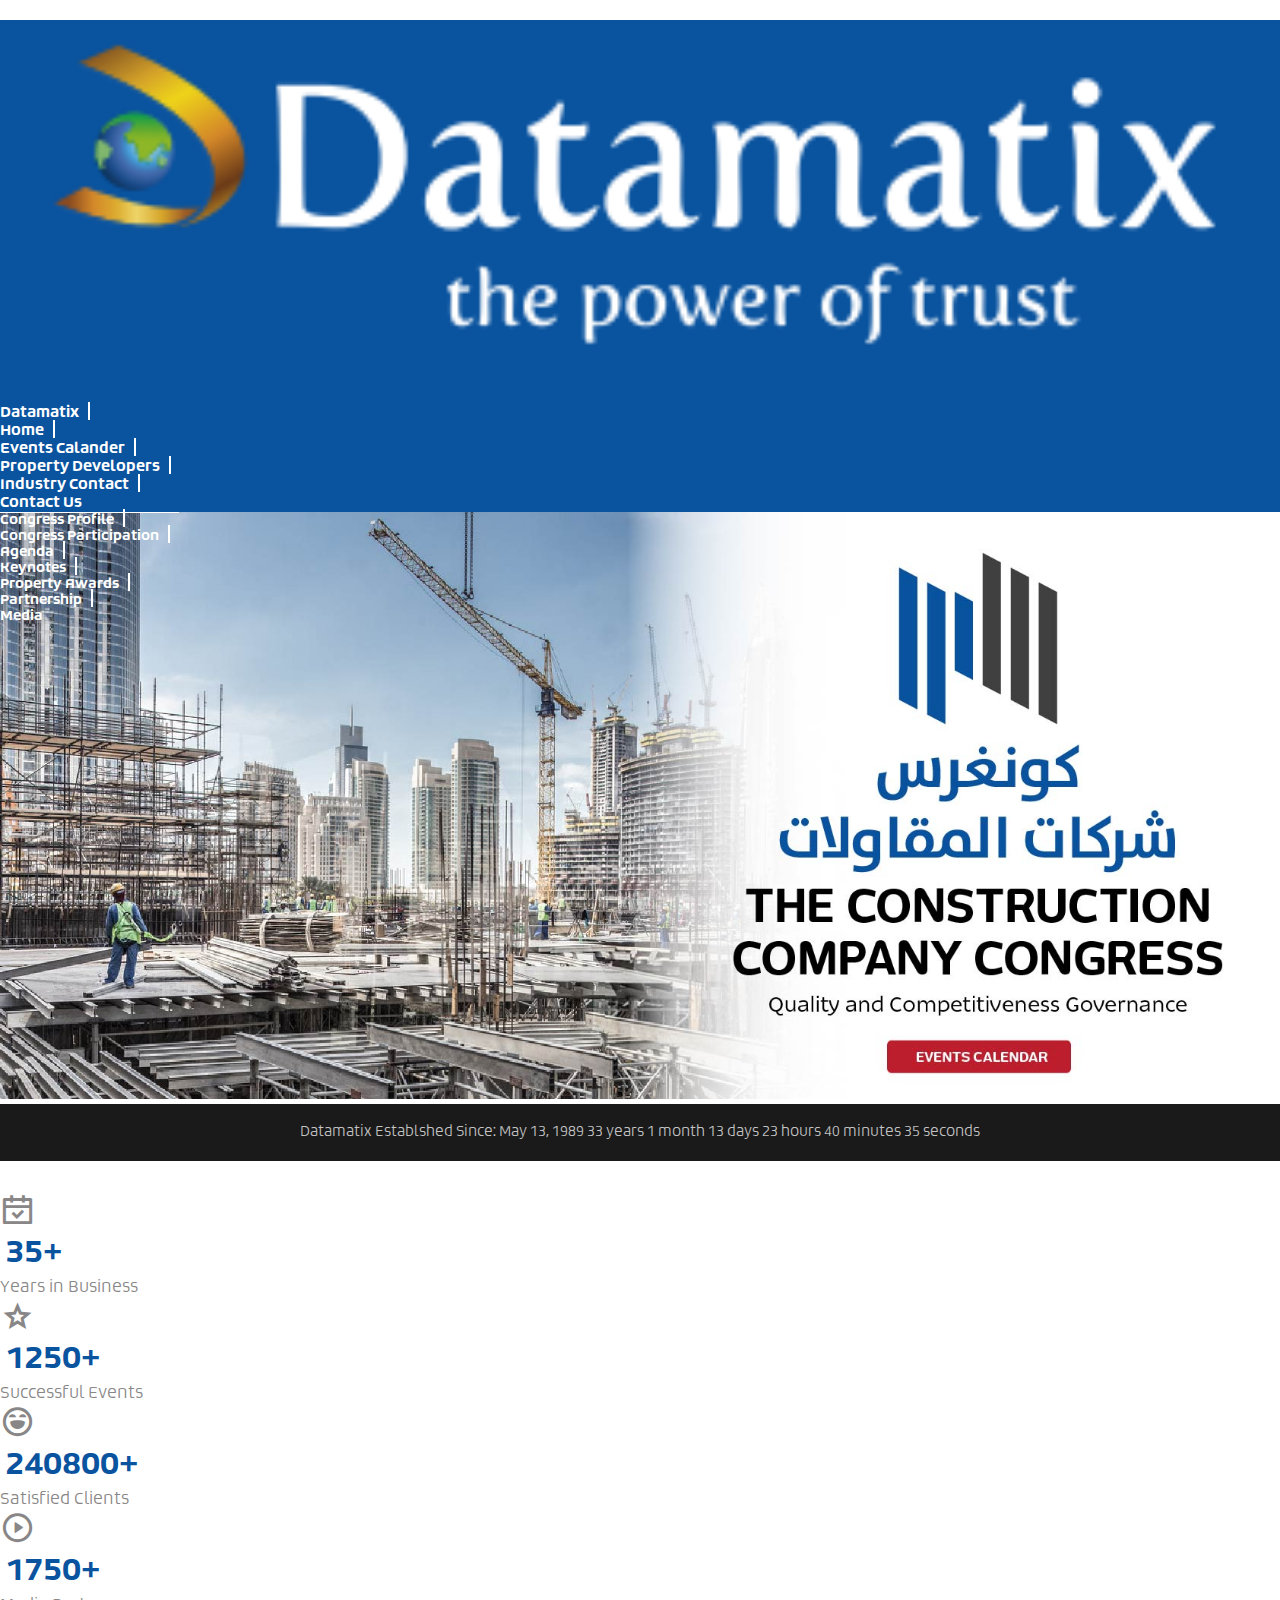
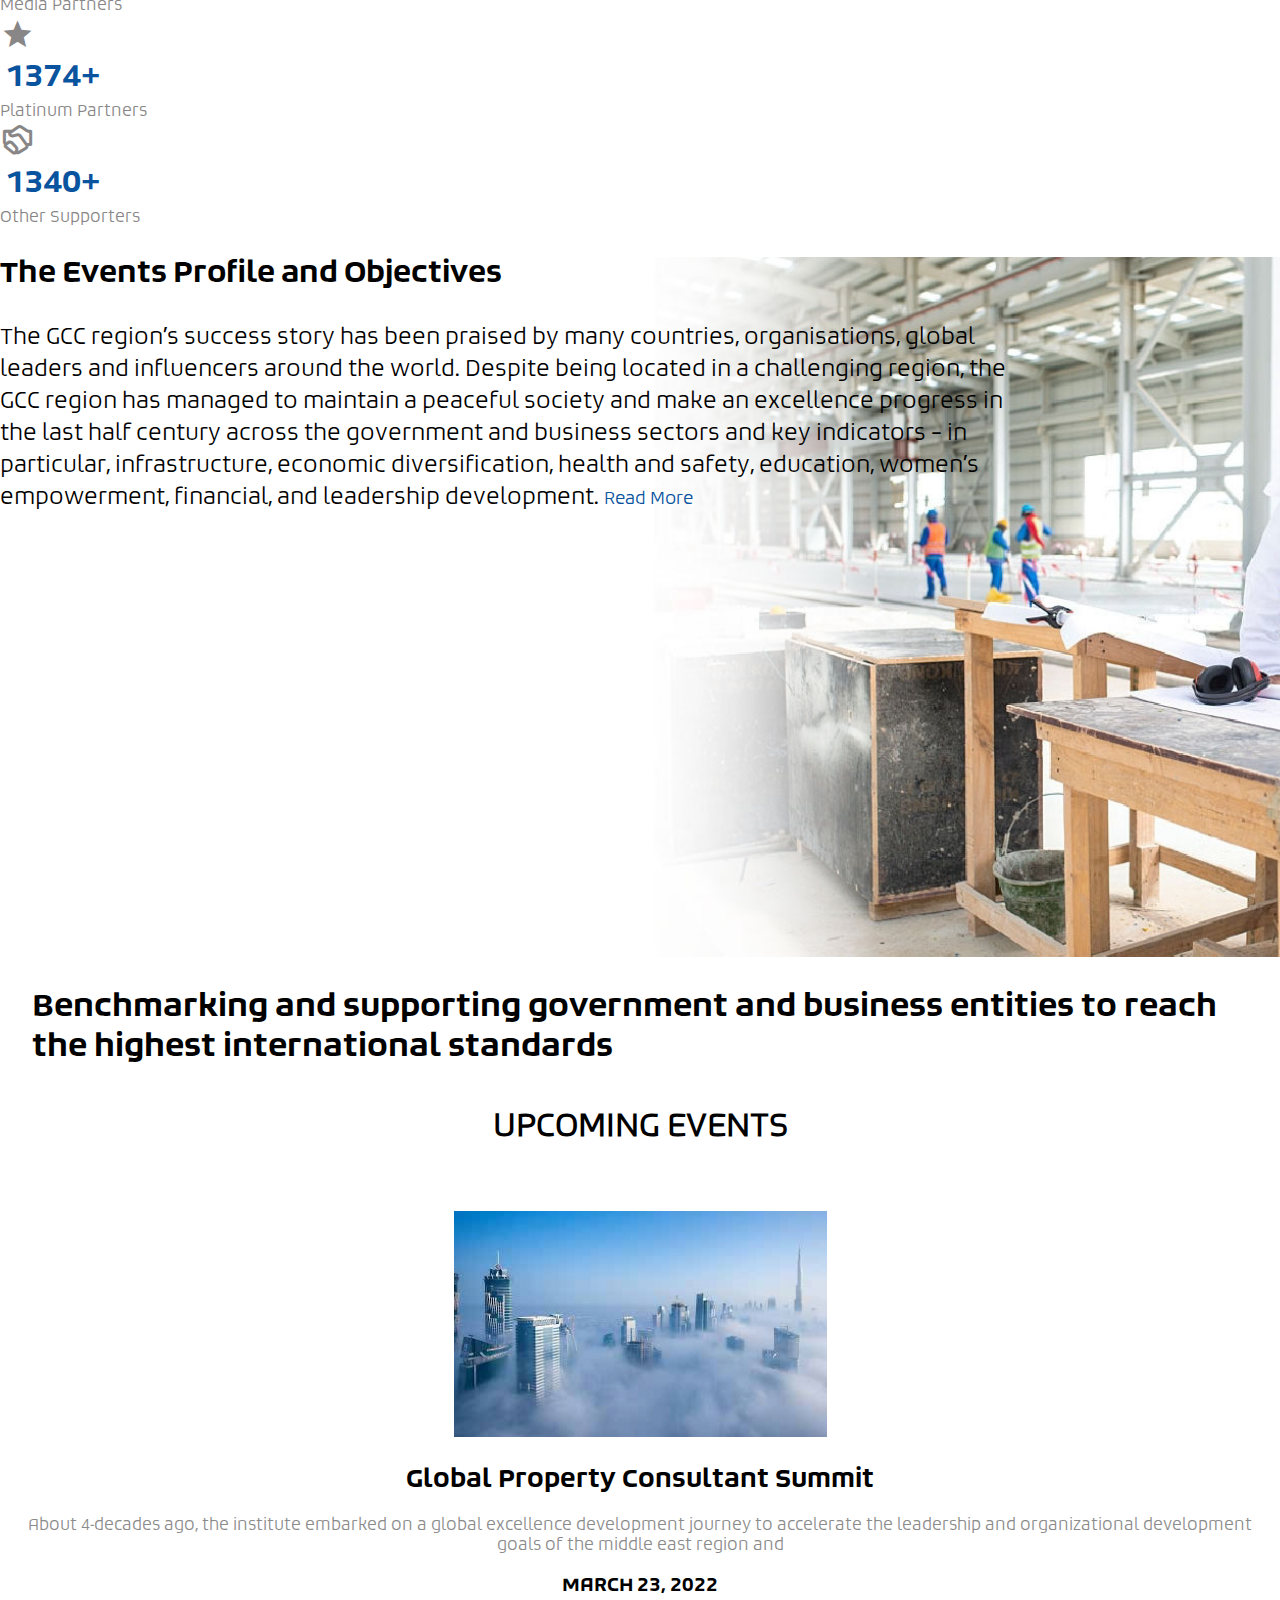
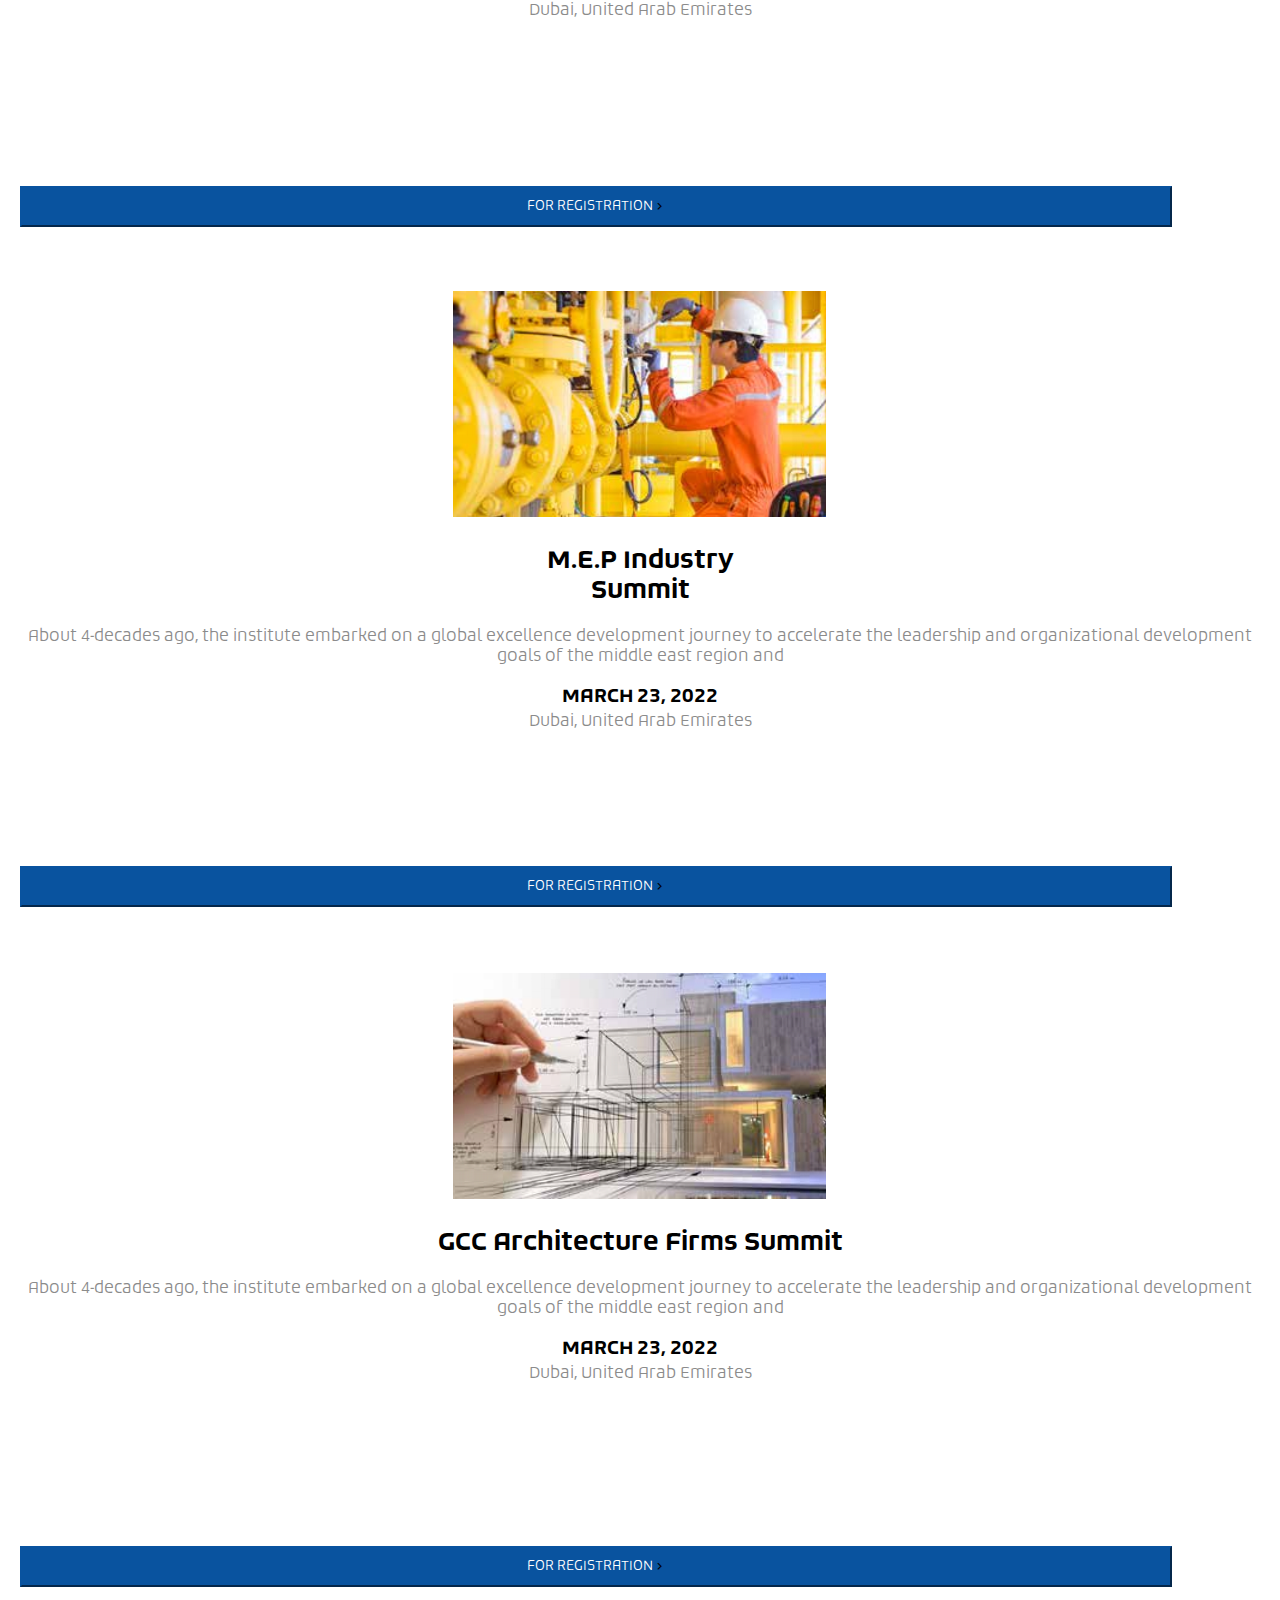
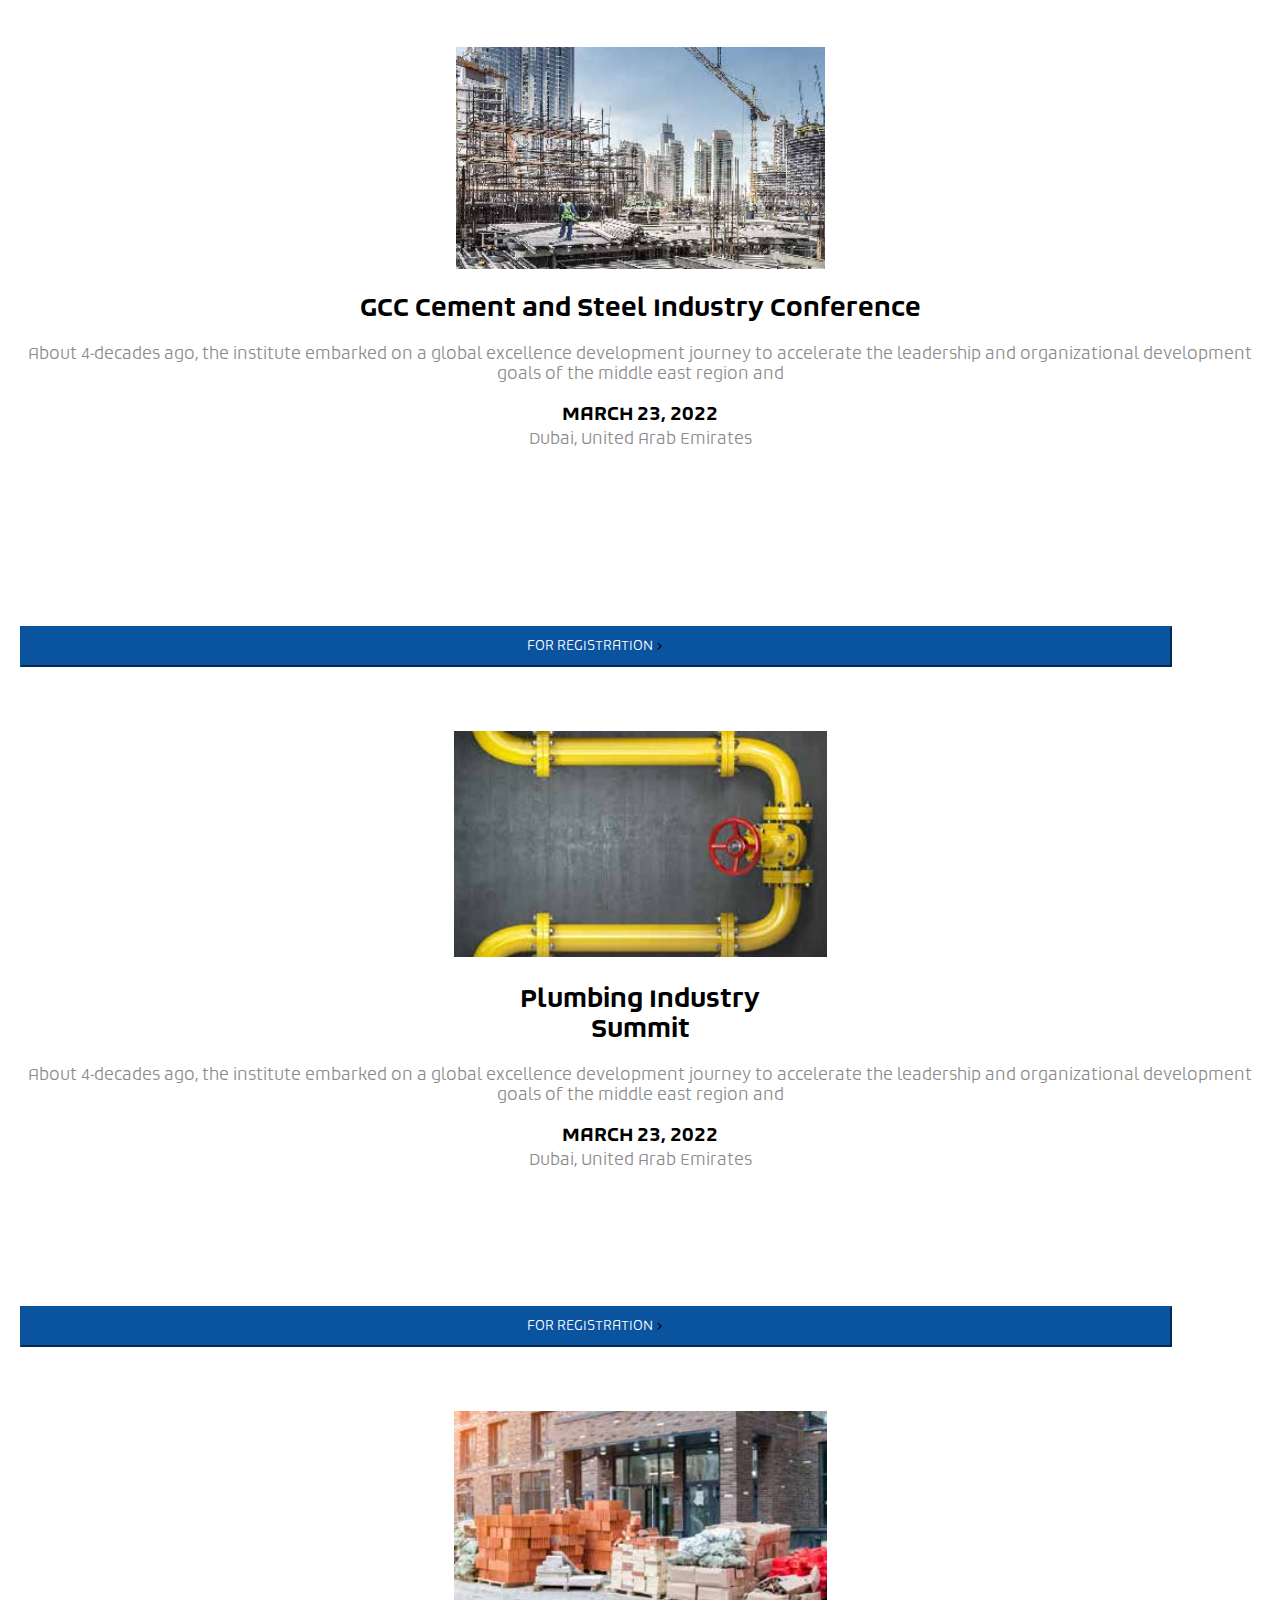
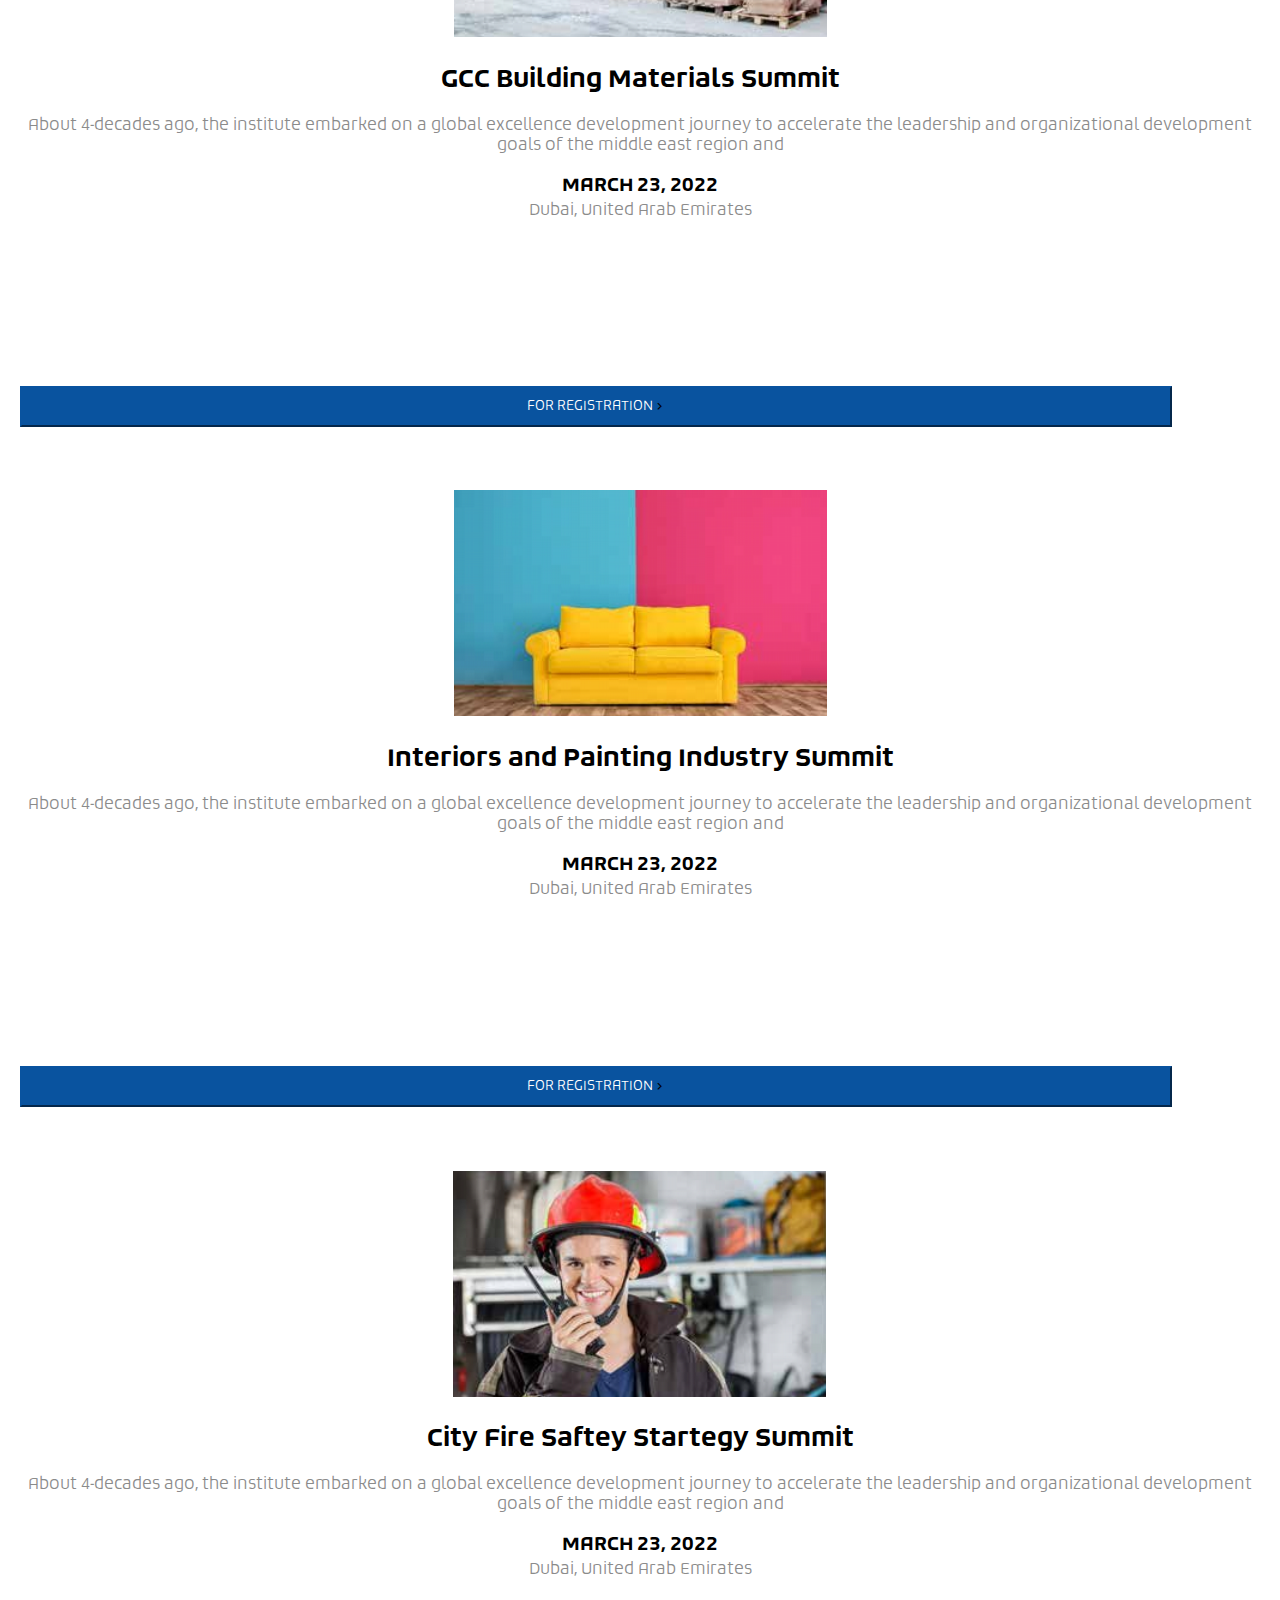
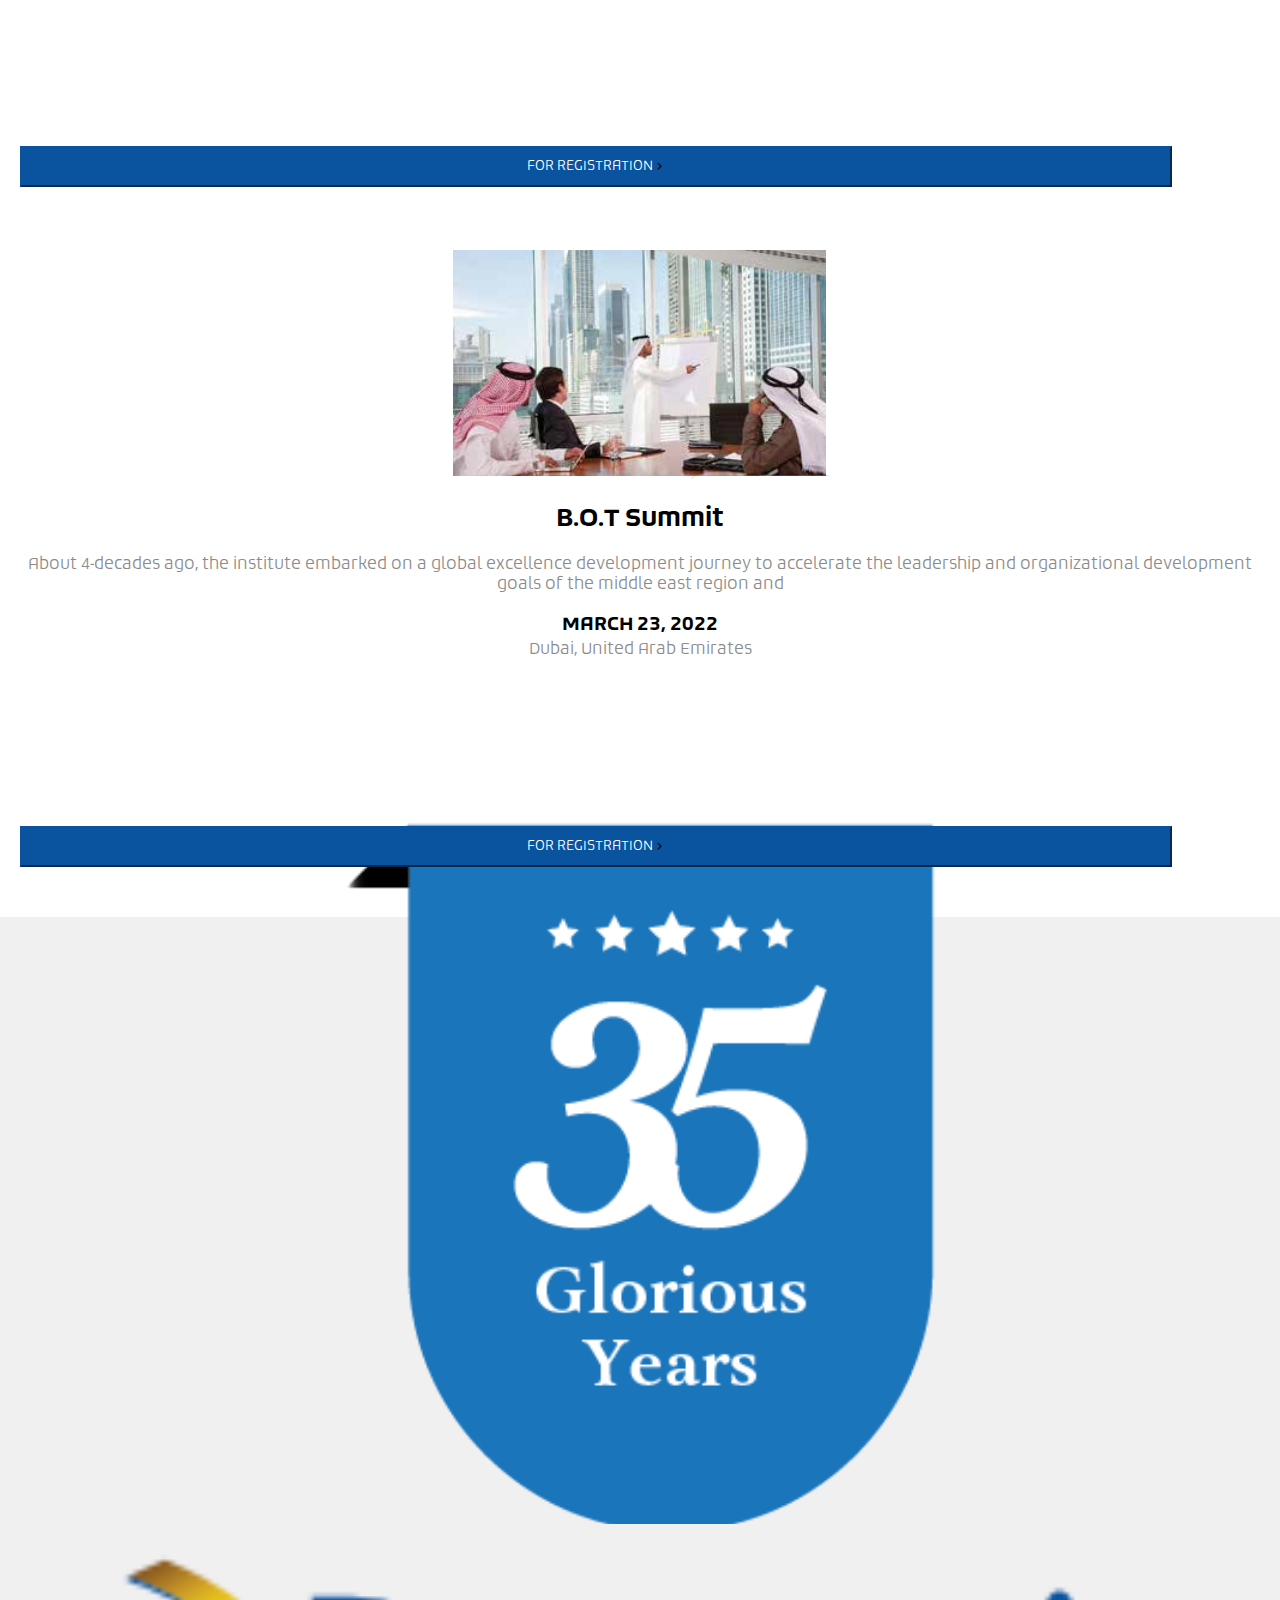
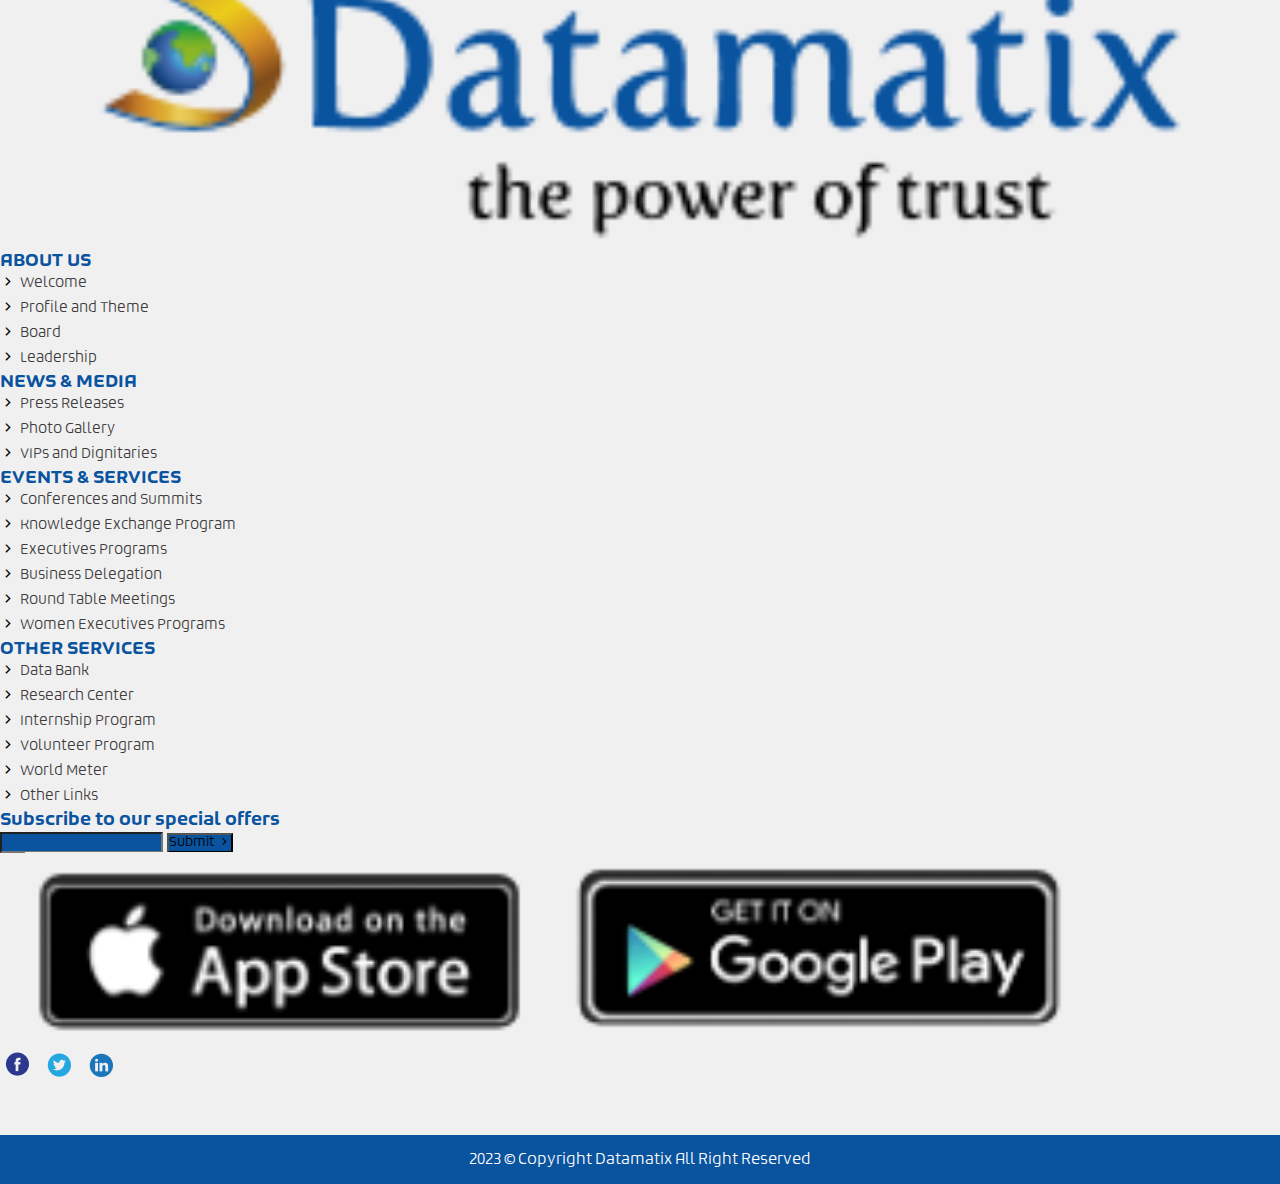
<file: constructionEvents.html>
<!DOCTYPE html>
<html lang="en">
  <head>
    <meta charset="utf-8">
    <meta name="viewport" content="width=device-width, initial-scale=1">
    <title>The Construction Events </title>
    <link rel="stylesheet" href="./assets/fonts/remixicon.css" />
    <link href="https://cdn.jsdelivr.net/npm/bootstrap@5.3.2/dist/css/bootstrap.min.css" rel="stylesheet" integrity="sha384-T3c6CoIi6uLrA9TneNEoa7RxnatzjcDSCmG1MXxSR1GAsXEV/Dwwykc2MPK8M2HN" crossorigin="anonymous">    
    <script defer src="https://cdn.jsdelivr.net/npm/bootstrap@5.3.2/dist/js/bootstrap.bundle.min.js" integrity="sha384-C6RzsynM9kWDrMNeT87bh95OGNyZPhcTNXj1NW7RuBCsyN/o0jlpcV8Qyq46cDfL" crossorigin="anonymous"></script>
    <link rel="stylesheet" href="./assets/css/constructionEventStyle.css">
  </head>
  <body>

    <div class="home-screen">
        <!-- start header -->
        <header>
            <div class="container-fluid">
                <div class="row">
                    <div class="col-md-3">
                        <div class="left-part">
                            <a href="/"> 
                                <img src="./assets/img/foodLogo.png" class="img-fluid" alt="logo">
                            </a>
                        </div>
                    </div>
                    <div class="col-md-9">
                        <div class="right-part">
                            <div class="top-nav">
                                <ul class="list-unstyled lists">
                                    <li class="list-inline-item">Datamatix</li>
                                    <li class="list-inline-item">
                                        <a href="/index.html">Home</a>
                                    </li>
                                    <li class="list-inline-item">
                                        <a href="/constructionEvents.html"> Events Calander </a>
                                    </li>
                                    <li class="list-inline-item">
                                        <a href="/constructionCongress.html">Property Developers</a>
                                    </li>
                                    <li class="list-inline-item">Industry Contact</li>
                                    <li class="list-inline-item">Contact Us</li>
                                </ul>
                            </div>

                            <div class="nav1">
                                <ul class="list-unstyled lists">
                                    <li class="list-inline-item">Congress Profile</li>
                                    <li class="list-inline-item">Congress Participation</li>
                                    <li class="list-inline-item">Agenda</li>
                                    <li class="list-inline-item">Keynotes </li>
                                    <li class="list-inline-item">Property Awards </li>
                                    <li class="list-inline-item">Partnership</li>
                                    <li class="list-inline-item">Media</li>
                                </ul>
                           </div>

                        </div>
                    </div>
                </div>
                
                
            </div>
        </header>
        <!-- end header -->

        <!-- start banner_main -->

        <div class="main-banner">
            <a href="./constructionEvents.html">
                <img src="./assets/img/construction_img_8.jpg" class="img-fluid" alt="banner" >
            </a>
        </div>
        <!-- end banner_main-->

        <div class="counter-top">
            <div class="container-fluid">
                <div class="row">
                    <div class="col-12 m-auto">
                        <p>
                            Datamatix Establshed Since: May 13, 1989 33 years 1 month 13 days 23 hours 40 minutes 35 seconds 
                        </p>
                    </div>
                </div>
            </div>
        </div>

        <!-- start Counter -->
        <div class="counter">
            <div class="container">
                <div class="row">
                    <div class="col-md-2 col-6">
                        <div class="counter-desc text-center">
                            <i class="ri-calendar-check-line"></i>
                            <h2>35+</h2>
                            <p>Years in Business</p>
                        </div>
                    </div>
                    <div class="col-md-2 col-6">
                        <div class="counter-desc text-center">
                            <i class="ri-star-s-line"></i>
                            <h2>1250+</h2>
                            <p>Successful Events</p>
                        </div>
                    </div>
                    <div class="col-md-2 col-6">
                        <div class="counter-desc text-center">
                            <i class="ri-emotion-laugh-line"></i>
                            <h2>240800+</h2>
                            <p>Satisfied Clients</p>
                        </div>
                    </div>
                    <div class="col-md-2 col-6">
                        <div class="counter-desc text-center">
                            <i class="ri-play-circle-line"></i>
                            <h2>1750+</h2>
                            <p>Media Partners</p>
                        </div>
                    </div>
                    <div class="col-md-2 col-6">
                        <div class="counter-desc text-center">
                            <i class="ri-star-s-fill"></i>
                            <h2>1374+</h2>
                            <p>Platinum Partners</p>
                        </div>
                    </div>
                    <div class="col-md-2 col-6">
                        <div class="counter-desc text-center">
                            <i class="ri-shake-hands-line"></i>
                            <h2>1340+</h2>
                            <p>Other Supporters</p>
                        </div>
                    </div>
                </div>
            </div>
        </div>
        <!-- end Counter -->

        <!-- <div class="datamatix-section">
            <div class="container">
                <div class="row">
                    <div class="col-12">
                        <h3>Conference Proﬁle and Objectives</h3>
                        <p>
                            The GCC region's success story has been praised by many countries, organisations, global  
                            influencers around the wold. Despite being located in a challenging region, the GCC 
                            region has managed to maintain a peaceful society and make an excellence progress 
                            in the last half century across the government and business sectors and key 
                            indicators - in particular, infrastructure, economic diversification, health 
                            and safety, education, women's empowerment, financial, and leadership development. 
                        </p>
                        <br>
                        <p>
                            Approximately 100 years ago, when the area was sustained by fishing and pearl diving 
                            for years, GCC then started looking for an alternative source of income and becoming 
                            the leading re-export ports, airports and many other diversified industries.  
                        </p>
                        <p>
                            During the 19th and earl 20th century's, the pearling industry thrived in the rlative 
                            calm at sea, providing both income and employment to the people of the GCC, It began 
                            to become a good economic resource for the local people. The decline of pearling 
                            in 1920s and 1930s resulted in a very difficult era, with little opportunity to 
                            build any infrastructure.  <a>Read More</a>
                        </p>
                       
                    </div>
                </div>
            </div>
        </div>
        <br> -->

        <!-- start banners -->
        <div class="bannerTop">

            <div class="container">
                <div class="row">
                    <div class="col-md-7 col-12">
                        <div class="datamatix-section">
                            <h3>The Events Proﬁle and Objectives</h3>
                            <p>
                                The GCC region’s success story has been
                                praised by many countries, organisations,
                                global leaders and inﬂuencers around the world. Despite being located in a challenging region,
                                the GCC region has managed to maintain a peaceful society and make an excellence
                                progress in the last half century across the government and business sectors and key 
                                indicators – in particular, infrastructure,
                                economic diversiﬁcation, health and safety, education, women’s empowerment, ﬁnancial,
                                and leadership development. <a href="/">Read More</a>
                            </p>
                        </div>
                    </div>
                </div>
            </div>
        </div>

        <div class="container">
            <h2 class="banner_title text-center" style="margin: 30px auto;">
                Benchmarking and supporting government and business entities to reach the highest international standards</h2>
        </div> 

        <!-- <div class="banner-1 banner">
            <div class="over">
                <div class="container">
                    <div class="row">
                        <div class="col-md-5 col-11 text-left">
                            <div class="banner-text">
                                <h3>
                                    REAL ESTATE <br>
                                    EXCELLENCE, <br>
                                    EVERY TIME.
                                </h3>
                                <p>
                                    Quater Century <br>
                                    Leadership Development and Global Knowledge Exchange and Best Practices Discussion
                                </p>
                            </div>
                        </div>
                        <div class="col-md-7 col-1"></div>
                    </div>
                </div>
            </div>
        </div> -->

        <!-- <div class="container">
            <h2 class="banner_title">Benchmarking and supporting government and business entities to reach the highest international standards</h2>
            <p class="banner_text">
                During the 19th and early 20th century’s, the pearling industry thrived in the relative 
                calm at sea, providing both income and employment to the people of the GCC. 
                It began to become a good economic resource for the local people. The decline of pearling 
                in 1920s and 1930s resulted in a very difﬁcult era, with little opportunity to build any 
                infrastructure.
            </p>
        </div> -->

        <!-- <div class="banner-2 banner">
            <div class="over">
                <div class="container">
                    <div class="row">
                        <div class="col-md-7 col-1"></div>
                        <div class="col-md-5 col-11 text-end">
                            <div class="banner-text">
                                <h3>
                                    BEST QUALITY <br>
                                    CONSTRUCTION <br>
                                    MATERIAL
                                </h3>
                                <p>
                                    Quater Century <br>
                                    Leadership Development and Global Knowledge Exchange and Best Practices Discussion
                                </p>
                            </div>
                        </div>
                    </div>
                </div>
            </div>
        </div> -->

        <!-- <div class="banner-3 banner">
            <div class="over">
                <div class="container">
                    <div class="row">
                        <div class="col-md-5 col-11 text-left">
                            <div class="banner-text">
                                <h3>
                                    INNOVATING <br>
                                    ARCHITECTURE, <br>
                                    REDEFINING <br>
                                    ENVIRONMENTS.
                                </h3>
                                <p>
                                    Quater Century <br>
                                    Leadership Development and Global Knowledge Exchange and Best Practices Discussion
                                </p>
                            </div>
                        </div>
                        <div class="col-md-7 col-1"></div>
                    </div>
                </div>
            </div>
        </div> -->

        <!-- <div class="banner-4 banner">
            <div class="over">
                <div class="container">
                    <div class="row">
                        <div class="col-md-7 col-1"></div>
                        <div class="col-md-5 col-11 text-end">
                            <div class="banner-text">
                                <h3>
                                    REALIZE<br>
                                    YOUR PROPERTY <br>
                                    DREAMS
                                </h3>
                                <p>
                                    Quater Century <br>
                                    Leadership Development and Global Knowledge Exchange and Best Practices Discussion
                                </p>
                            </div>
                        </div>
                    </div>
                </div>
            </div>
        </div> -->

        <!-- <div class="banner-5 banner">
            <div class="over">
                <div class="container">
                    <div class="row">
                        <div class="col-md-5 col-11 text-left">
                            <div class="banner-text">
                                <h3>
                                    RAISING <br>
                                    THE BAR IN <br>
                                    CONSTRUCTION.
                                </h3>
                                <p>
                                    Quater Century <br>
                                    Leadership Development and Global Knowledge Exchange and Best Practices Discussion
                                </p>
                            </div>
                        </div>
                        <div class="col-md-7 col-1"></div>
                    </div>
                </div>
            </div>
        </div> -->

        <!-- end banners -->

        <!-- <div class="container text-center">
            <h2 class="banner_title text-center">Benchmarking and supporting government and business entities to reach the highest international standards</h2>
        </div> -->

        <!-- <div class="categories">
            <div class="container">
                <div class="row">
                    <div class="col-lg-4 col-md-6 col-12">
                        <div class="cat">
                            <img src="./assets/img/category1.png" width="320" height="260" class="img-fluid" alt="img1">
                        </div>
                    </div>
                    <div class="col-lg-4 col-md-6 col-12">
                        <div class="cat">
                            <img src="./assets/img/category2.png" width="320" height="260" class="img-fluid" alt="img2">
                        </div>
                    </div>
                    <div class="col-lg-4 col-md-6 col-12">
                        <div class="cat">

                            <img src="./assets/img/category3.png" width="320" height="260" class="img-fluid" alt="img3">
                        </div>
                    </div>
                    <div class="col-lg-4 col-md-6 col-12">
                        <div class="cat">
                            <img src="./assets/img/category4.png" width="320" height="260" class="img-fluid" alt="img4">
                        </div>
                    </div>
                    <div class="col-lg-4 col-md-6 col-12">
                        <div class="cat">
                            <img src="./assets/img/category5.png" width="320" height="260" class="img-fluid" alt="img5">
                        </div>
                    </div>
                    <div class="col-lg-4 col-md-6 col-12">
                        <div class="cat">
                            <img src="./assets/img/category6.png" width="320" height="260" class="img-fluid" alt="img6">
                        </div>
                    </div>
                </div>
            </div>
        </div> -->

        <!-- start UPCOMING EVENTS -->
        <!-- end UPCOMING EVENTS -->
        <div class="events">
            <div class="container">
                <h3>UPCOMING EVENTS</h3>
                <div class="row">
                    <div class="col-md-4 col-12">
                        <div class="event-card ">
                            <img src="./assets/img/conEvent1.png" alt="event1" class="img-fluid">
                            <h5>
                                <a href="https://property-home.vercel.app/index.html">Global Property Consultant Summit</a>
                            </h5>
                            <div class="card-body">
                                <p>About 4-decades ago, the institute embarked on a global excellence development journey to accelerate the leadership and organizational development goals of the middle east region and</p>
                            </div>
                            <div class="card-footer">
                                <h6>MARCH 23, 2022</h6>
                                <p>Dubai, United Arab Emirates</p>
                            </div>
                            <button class="btn btn-primary">
                                <a href="https://property-home.vercel.app/index.html">FOR REGISTRATION</a>
                                <i class="ri-arrow-right-s-line ms-2"></i>
                            </button>
                        </div>
                    </div>
                    <div class="col-md-4 col-12">
                        <div class="event-card">
                            <img src="./assets/img/conEvent2.png" alt="event2" class="img-fluid">
                            <h5>
                                <a href="https://datamatixgroup.com/Conference/M.E.P/"> M.E.P Industry <br> Summit</h5></a>
                            <div class="card-body">
                                <p>About 4-decades ago, the institute embarked on a global excellence development journey to accelerate the leadership and organizational development goals of the middle east region and</p>
                            </div>
                            <div class="card-footer">
                                <h6>MARCH 23, 2022</h6>
                                <p>Dubai, United Arab Emirates</p>
                            </div>
                            <button class="btn btn-primary">
                                <a href="https://datamatixgroup.com/Conference/M.E.P/">FOR REGISTRATION</a>
                                <i class="ri-arrow-right-s-line ms-2"></i>
                            </button>
                        </div>
                    </div>
                    <div class="col-md-4 col-12">
                        <div class="event-card">
                            <img src="./assets/img/conEvent3.png" alt="event3" class="img-fluid">
                            <h5>
                                <a href="https://datamatixgroup.com/Conference/ARCHITECT/">GCC Architecture Firms Summit</a>
                            </h5>
                            <div class="card-body">
                                <p>About 4-decades ago, the institute embarked on a global excellence development journey to accelerate the leadership and organizational development goals of the middle east region and</p>
                            </div>
                            <div class="card-footer">
                                <h6>MARCH 23, 2022</h6>
                                <p>Dubai, United Arab Emirates</p>
                            </div>
                            <button class="btn btn-primary">
                                <a href="https://datamatixgroup.com/Conference/ARCHITECT/">FOR REGISTRATION</a>
                                <i class="ri-arrow-right-s-line ms-2"></i>
                            </button>
                        </div>
                    </div>
                    <div class="col-md-4 col-12">
                        <div class="event-card ">
                            <img src="./assets/img/conEvent4.png" alt="event4" class="img-fluid">
                            <h5>
                                <a href="https://datamatixgroup.com/Conference/cement/">GCC Cement and Steel Industry Conference</a>
                            </h5>
                            <div class="card-body">
                                <p>About 4-decades ago, the institute embarked on a global excellence development journey to accelerate the leadership and organizational development goals of the middle east region and</p>
                            </div>
                            <div class="card-footer">
                                <h6>MARCH 23, 2022</h6>
                                <p>Dubai, United Arab Emirates</p>
                            </div>
                            <button class="btn btn-primary">
                                <a href="https://datamatixgroup.com/Conference/cement/">FOR REGISTRATION</a>
                                <i class="ri-arrow-right-s-line ms-2"></i>
                            </button>
                        </div>
                    </div>
                    <div class="col-md-4 col-12">
                        <div class="event-card">
                            <img src="./assets/img/conEvent5.png" alt="event2" class="img-fluid">
                            <h5>
                                <a href="https://datamatixgroup.com/Conference/Plumbing/">
                                    Plumbing Industry <br> Summit</h5>
                                </a>
                            <div class="card-body">
                                <p>About 4-decades ago, the institute embarked on a global excellence development journey to accelerate the leadership and organizational development goals of the middle east region and</p>
                            </div>
                            <div class="card-footer">
                                <h6>MARCH 23, 2022</h6>
                                <p>Dubai, United Arab Emirates</p>
                            </div>
                            <button class="btn btn-primary">
                                <a href="https://datamatixgroup.com/Conference/Plumbing/">FOR REGISTRATION</a>
                                <i class="ri-arrow-right-s-line ms-2"></i>
                            </button>
                        </div>
                    </div>
                    <div class="col-md-4 col-12">
                        <div class="event-card">
                            <img src="./assets/img/conEvent6.png" alt="event3" class="img-fluid">
                            <h5>
                                <a href="https://datamatixgroup.com/Conference/building/">GCC Building Materials Summit</a>
                            </h5>
                            <div class="card-body">
                                <p>About 4-decades ago, the institute embarked on a global excellence development journey to accelerate the leadership and organizational development goals of the middle east region and</p>
                            </div>
                            <div class="card-footer">
                                <h6>MARCH 23, 2022</h6>
                                <p>Dubai, United Arab Emirates</p>
                            </div>
                            <button class="btn btn-primary">
                                <a href="https://datamatixgroup.com/Conference/building/">FOR REGISTRATION</a>
                                <i class="ri-arrow-right-s-line ms-2"></i>
                            </button>
                        </div>
                    </div>
                    <div class="col-md-4 col-12">
                        <div class="event-card ">
                            <img src="./assets/img/conEvent7.png" alt="event4" class="img-fluid">
                            <h5>
                                <a href="https://datamatixgroup.com/Conference/INTERIORS/">Interiors and Painting Industry Summit</a>
                            </h5>
                            <div class="card-body">
                                <p>About 4-decades ago, the institute embarked on a global excellence development journey to accelerate the leadership and organizational development goals of the middle east region and</p>
                            </div>
                            <div class="card-footer">
                                <h6>MARCH 23, 2022</h6>
                                <p>Dubai, United Arab Emirates</p>
                            </div>
                            <button class="btn btn-primary">
                                <a href="https://datamatixgroup.com/Conference/INTERIORS/">FOR REGISTRATION</a>
                                <i class="ri-arrow-right-s-line ms-2"></i>
                            </button>
                        </div>
                    </div>
                    <div class="col-md-4 col-12">
                        <div class="event-card">
                            <img src="./assets/img/conEvent8.png" alt="event2" class="img-fluid">
                            <h5>
                                <a href="https://datamatixgroup.com/Conference/CityFire/">City Fire Saftey Startegy Summit</a>
                            </h5>
                            <div class="card-body">
                                <p>About 4-decades ago, the institute embarked on a global excellence development journey to accelerate the leadership and organizational development goals of the middle east region and</p>
                            </div>
                            <div class="card-footer">
                                <h6>MARCH 23, 2022</h6>
                                <p>Dubai, United Arab Emirates</p>
                            </div>
                            <button class="btn btn-primary">
                                <a href="https://datamatixgroup.com/Conference/CityFire/">FOR REGISTRATION</a>
                                <i class="ri-arrow-right-s-line ms-2"></i>
                            </button>
                        </div>
                    </div>
                    <div class="col-md-4 col-12">
                        <div class="event-card">
                            <img src="./assets/img/conEvent9.png" alt="event3" class="img-fluid">
                            <h5>
                                <a href="https://datamatixgroup.com/Conference/BOT/">B.O.T Summit</a>
                            </h5>
                            <div class="card-body">
                                <p>About 4-decades ago, the institute embarked on a global excellence development journey to accelerate the leadership and organizational development goals of the middle east region and</p>
                            </div>
                            <div class="card-footer">
                                <h6>MARCH 23, 2022</h6>
                                <p>Dubai, United Arab Emirates</p>
                            </div>
                            <button class="btn btn-primary">
                                <a href="https://datamatixgroup.com/Conference/BOT/">FOR REGISTRATION</a>
                                <i class="ri-arrow-right-s-line ms-2"></i>
                            </button>
                        </div>
                    </div>
                </div>
            </div>
        </div>

        <div class="container">
            <!-- <h2 class="banner_title text-center" style="margin: 30px auto;">
                Benchmarking and supporting government and business entities to reach the highest international standards
            </h2> -->
        </div> 

        <!-- start gallery -->
        <!-- <div class="gallery">
            <div class="container">
                <div class="row">
                    <div class="col-12">
                        <button class="btn btn-primary">GALLERY</button>
                    </div>
                </div>
                <div class="row">
                    <div class=" col-md-4 col-sm-6 col-12">
                        <img src="./assets/img/category1.png" width="320" height="260" class="img-fluid">
                    </div>
                    <div class=" col-md-4 col-sm-6 col-12">
                        <img src="./assets/img/category2.png" width="320" height="260" class="img-fluid">
                    </div>
                    <div class=" col-md-4 col-sm-6 col-12">
                        <img src="./assets/img/category3.png" width="320" height="260" class="img-fluid">
                    </div>
                    <div class=" col-md-4 col-sm-6 col-12">
                        <img src="./assets/img/category4.png" width="320" height="260" class="img-fluid">
                    </div>
                    <div class=" col-md-4 col-sm-6 col-12">
                        <img src="./assets/img/category5.png" width="320" height="260" class="img-fluid">
                    </div>
                    <div class=" col-md-4 col-sm-6 col-12">
                        <img src="./assets/img/category6.png" width="320" height="260" class="img-fluid">
                    </div>
                </div>
            </div>
        </div> -->
        <!-- end gallery -->

        <!-- start footer -->
        <footer>
            <div class="container">
                <div class="row mb-4">
                    <div class="col-md-3 col-12 text-sm-center">
                        <div class="logo">
                            <img class="img-fluid" src="./assets/img/logo-footer.png" alt="logo3">
                            <img class="img-fluid logo2" src="./assets/img/logo-footer2.png" alt="logo2">
                        </div>
                    </div>

                    <div class="col-md-2 col-6">
                        <h5>ABOUT US</h5>
                        <div class="links d-flex">
                            <i class="ri-arrow-right-s-line"></i>
                            <span>Welcome</span>
                        </div>
                        <div class="links d-flex">
                            <i class="ri-arrow-right-s-line"></i>
                            <span> Profile and Theme </span>
                        </div>
                        <div class="links d-flex">
                            <i class="ri-arrow-right-s-line"></i>
                            <span>Board</span>
                        </div>
                        <div class="links d-flex">
                            <i class="ri-arrow-right-s-line"></i>
                            <span>Leadership</span>
                        </div>
                    </div>

                    <div class="col-md-2 col-6">
                        <h5>NEWS & MEDIA</h5>
                        <div class="links d-flex">
                            <i class="ri-arrow-right-s-line"></i>
                            <span>Press Releases</span>
                        </div>
                        <div class="links d-flex">
                            <i class="ri-arrow-right-s-line"></i>
                            <span>Photo Gallery</span>
                        </div>
                        <div class="links d-flex">
                            <i class="ri-arrow-right-s-line"></i>
                            <span>VIPs and Dignitaries</span>
                        </div>
                    </div>

                    <div class="col-md-3 col-6">
                        <h5>EVENTS & SERVICES </h5>
                        <div class="links d-flex">
                            <i class="ri-arrow-right-s-line"></i>
                            <span>Conferences and Summits </span>
                        </div>
                        <div class="links d-flex">
                            <i class="ri-arrow-right-s-line"></i>
                            <span>Knowledge Exchange Program</span>
                        </div>
                        <div class="links d-flex">
                            <i class="ri-arrow-right-s-line"></i>
                            <span>Executives Programs </span>
                        </div>
                        <div class="links d-flex">
                            <i class="ri-arrow-right-s-line"></i>
                            <span>Business Delegation</span>
                        </div>
                        <div class="links d-flex">
                            <i class="ri-arrow-right-s-line"></i>
                            <span>Round Table Meetings</span>
                        </div>
                        <div class="links d-flex">
                            <i class="ri-arrow-right-s-line"></i>
                            <span>Women Executives Programs</span>
                        </div>
                    </div>

                    <div class="col-md-2 col-6">
                        <h5>OTHER SERVICES</h5>
                        <div class="links d-flex">
                            <i class="ri-arrow-right-s-line"></i>
                            <span>Data Bank</span>
                        </div>
                        <div class="links d-flex">
                            <i class="ri-arrow-right-s-line"></i>
                            <span>Research Center</span>
                        </div>
                        <div class="links d-flex">
                            <i class="ri-arrow-right-s-line"></i>
                            <span>Internship Program </span>
                        </div>
                        <div class="links d-flex">
                            <i class="ri-arrow-right-s-line"></i>
                            <span>Volunteer Program </span>
                        </div>
                        <div class="links d-flex">
                            <i class="ri-arrow-right-s-line"></i>
                            <span>World Meter </span>
                        </div>
                        <div class="links d-flex">
                            <i class="ri-arrow-right-s-line"></i>
                            <span>Other Links</span>
                        </div>
                    </div>

                    <!-- <div class="col-md-2 col-sm-4 col-6">
                        <h5>Advertise</h5>
                        <div class="links d-flex">
                            <i class="ri-arrow-right-s-line"></i>
                            <span>Consultancy</span>
                        </div>
                        <div class="links d-flex">
                            <i class="ri-arrow-right-s-line"></i>
                            <span>Criteria Devp.</span>
                        </div>
                        <div class="links d-flex">
                            <i class="ri-arrow-right-s-line"></i>
                            <span>Old Links</span>
                        </div>
                    </div> -->

                </div>
                <div class="row">
                    <!-- <div class="col-md-2"></div> -->
                    <div class="col-12">
                        <label for="subscribe" class="form-label subscribe-label">Subscribe to our special offers</label>
                    </div>
                </div>
                <div class="row mb-2">
                    <!-- <div class="col-md-2"></div> -->
                    <div class="col-md-7">
                        <form>
                            <div class="d-flex">
                                <input type="text" class="form-control me-3" id="subscribe">
                                <button type="submit" class="btn btn-primary d-flex">
                                    Submit
                                    <i class="ri-arrow-right-s-line ml-1"></i>
                                </button>
                            </div>
                        </form>
                    </div>
                    <div class="col-md-3 text-sm-center">
                        <div class="icon-download d-flex">
                            <img src="./assets/img/footer-1.png" width="90" class="img-fluid" alt="dwmload1">
                            <img src="./assets/img/footer-2.png" width="90" class="img-fluid" alt="dwmload2">
                        </div>
                    </div>
                    <div class="col-md-2 text-sm-center">
                        <div class="social d-flex">
                            <img src="./assets/img/icon-1.png" class="img-fluid" alt="dwmload1">
                            <img src="./assets/img/icon-2.png" class="img-fluid" alt="dwmload2">
                            <img src="./assets/img/icon-3.png" class="img-fluid" alt="dwmload2">
                        </div>
                    </div>
                </div>
            </div>
            <div class="copy-right">
                <div class="container">
                    <div class="row">
                        <div class="col-12">
                            <p>2023 &COPY; Copyright Datamatix All Right Reserved </p>
                        </div>
                    </div>
                </div>
            </div>
        </footer>
        <!-- end footer -->
       
    </div>

    </body>
</html>
</file>
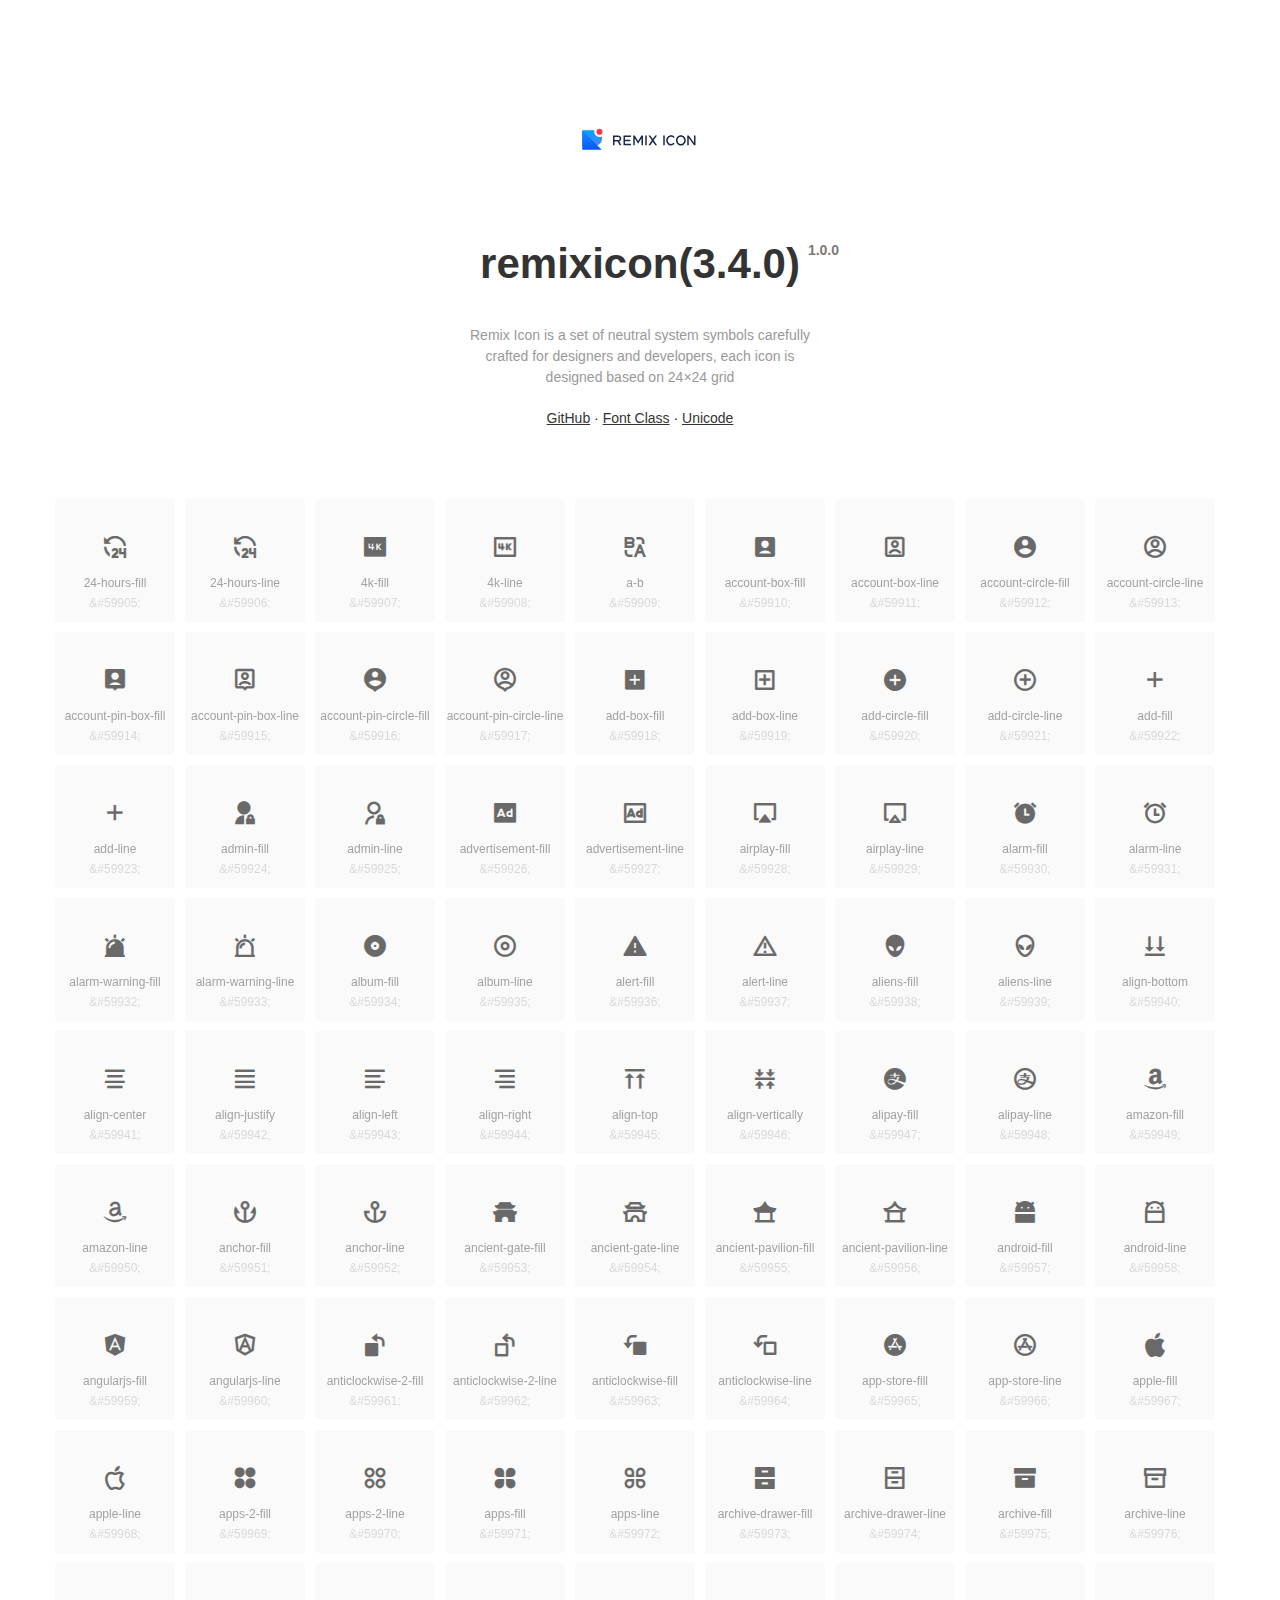
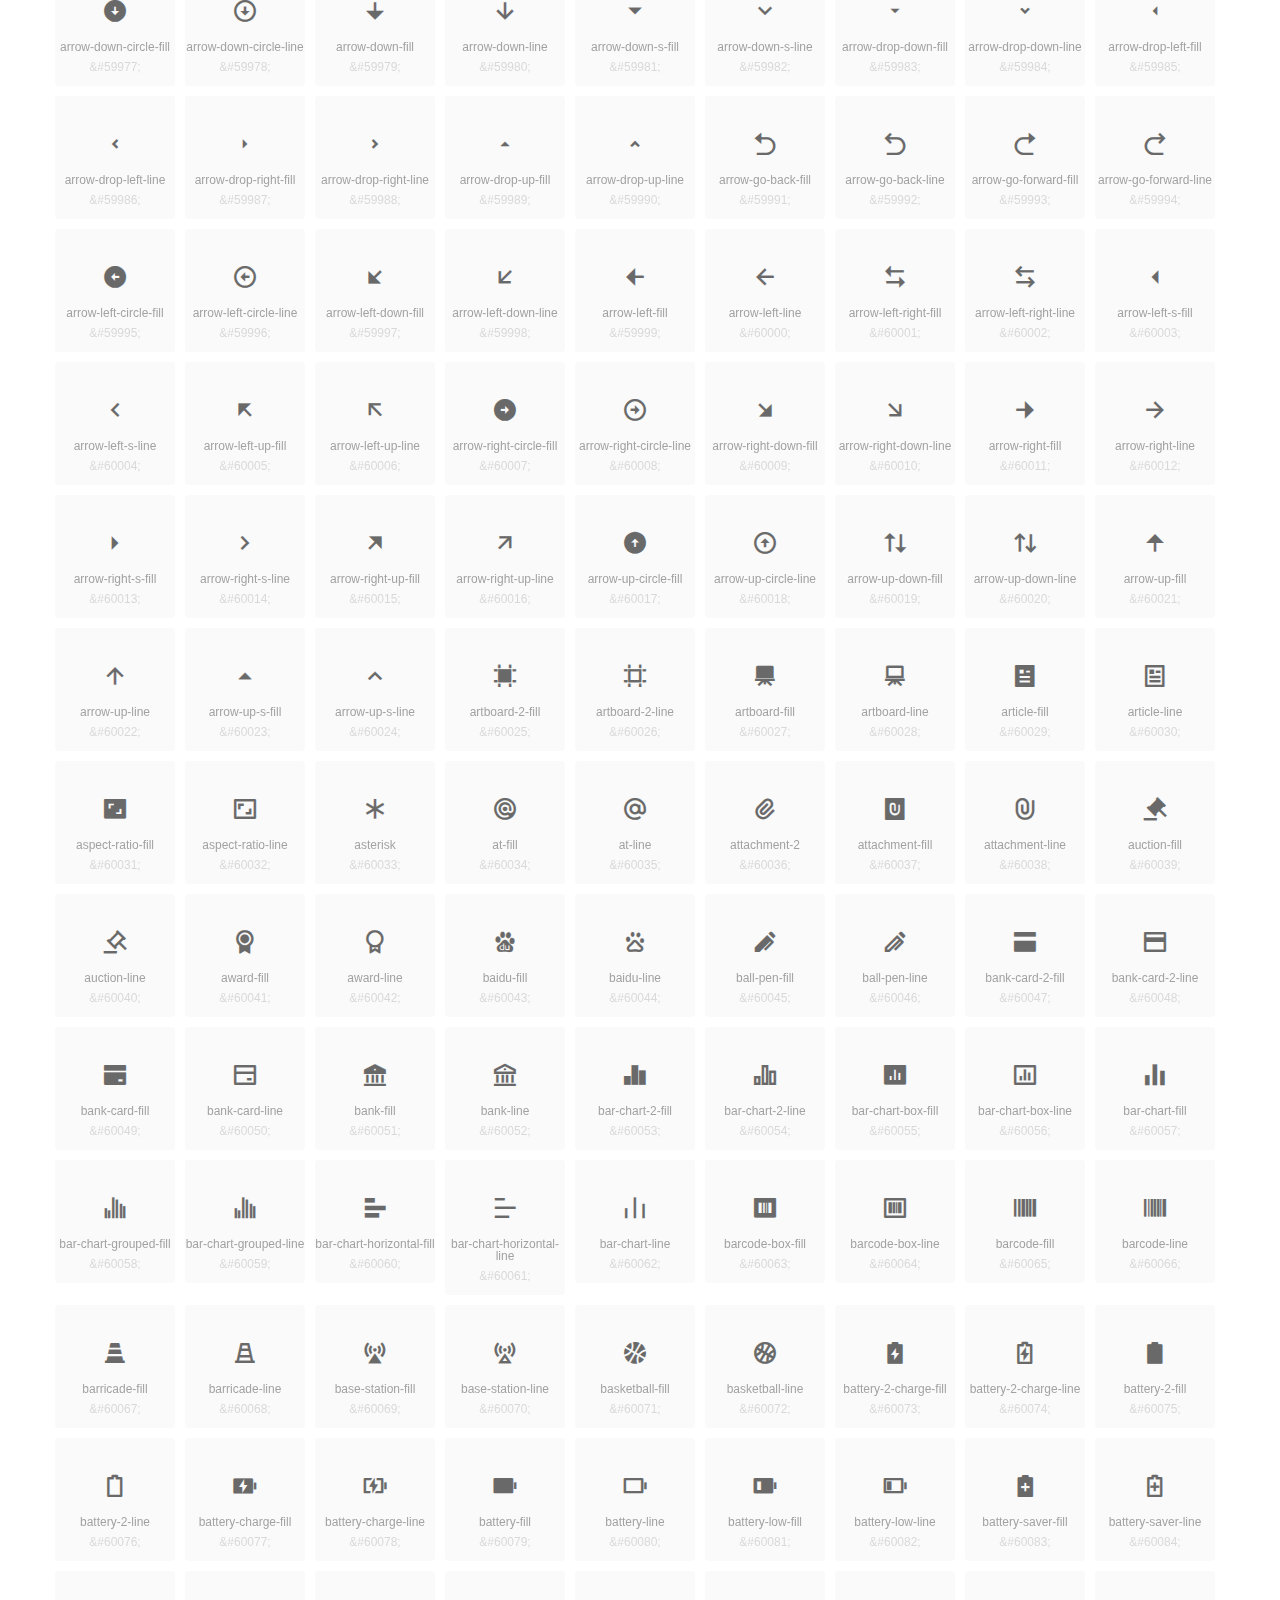
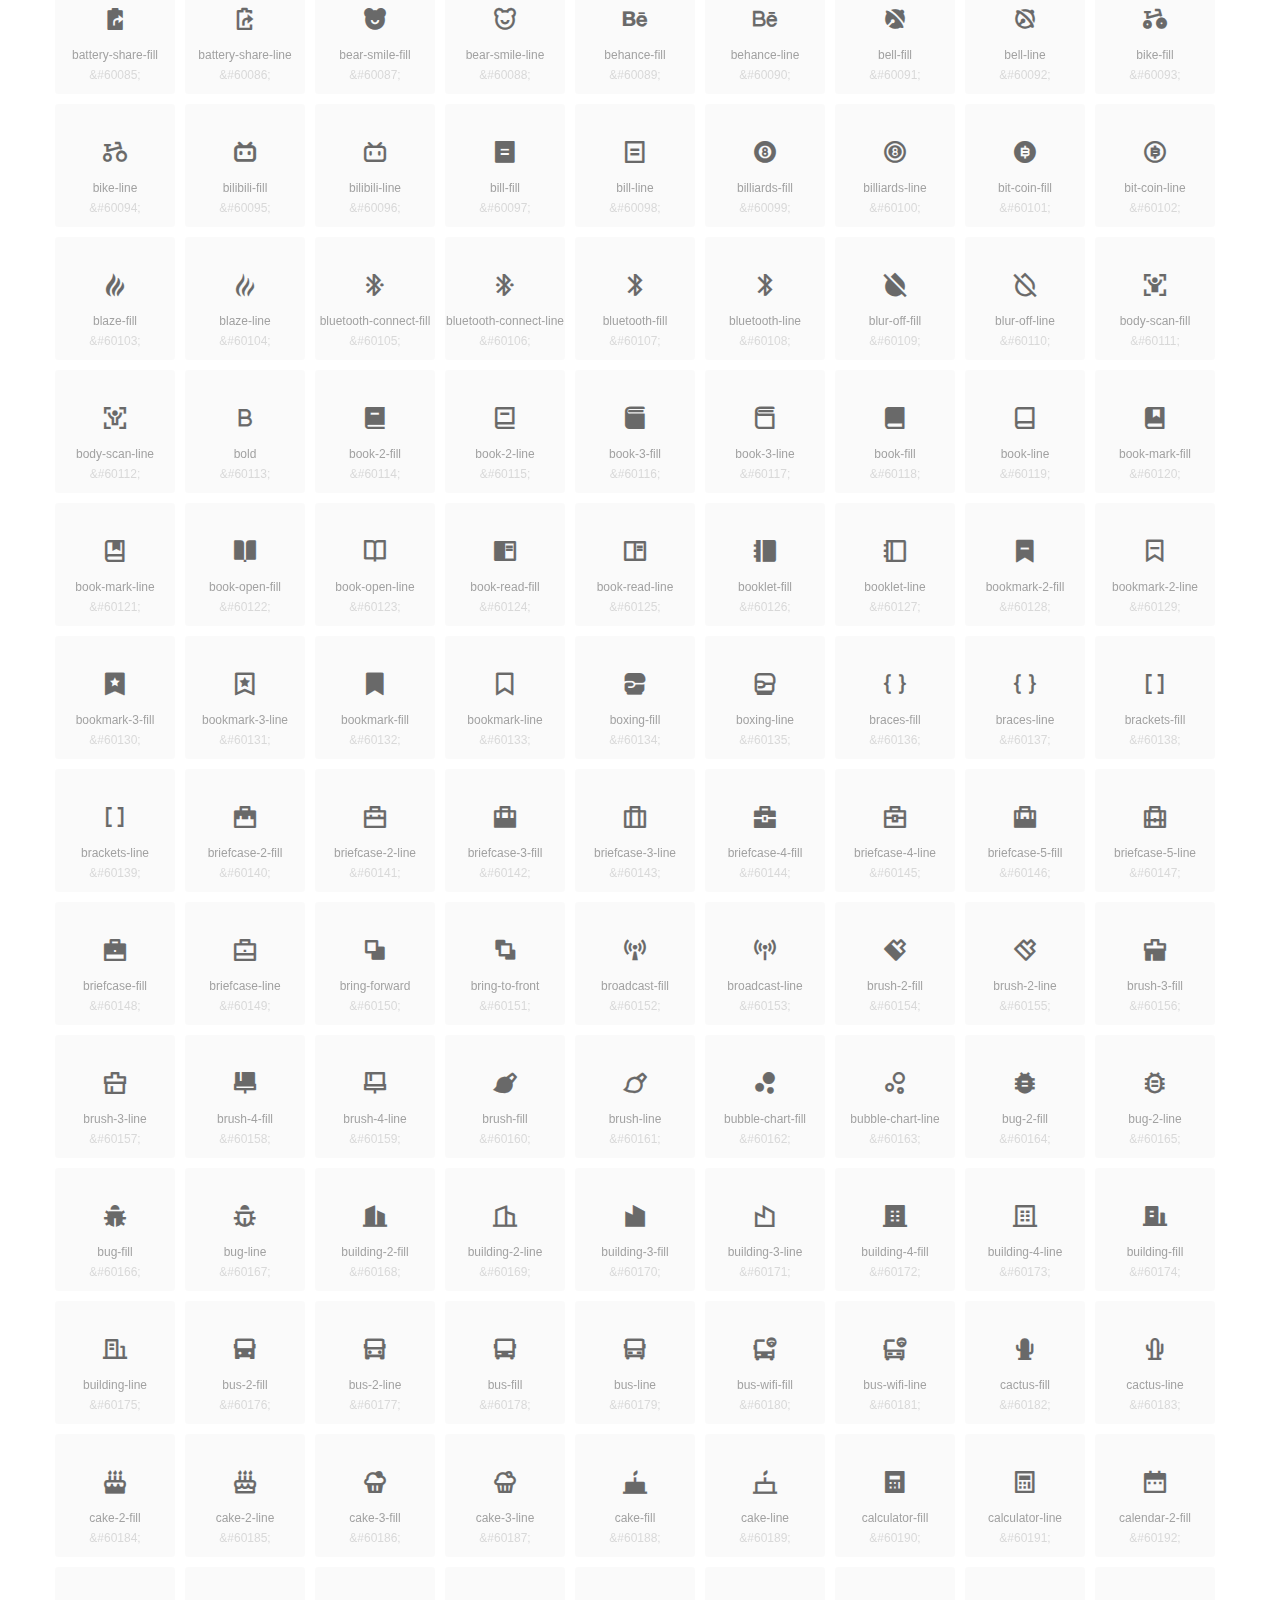
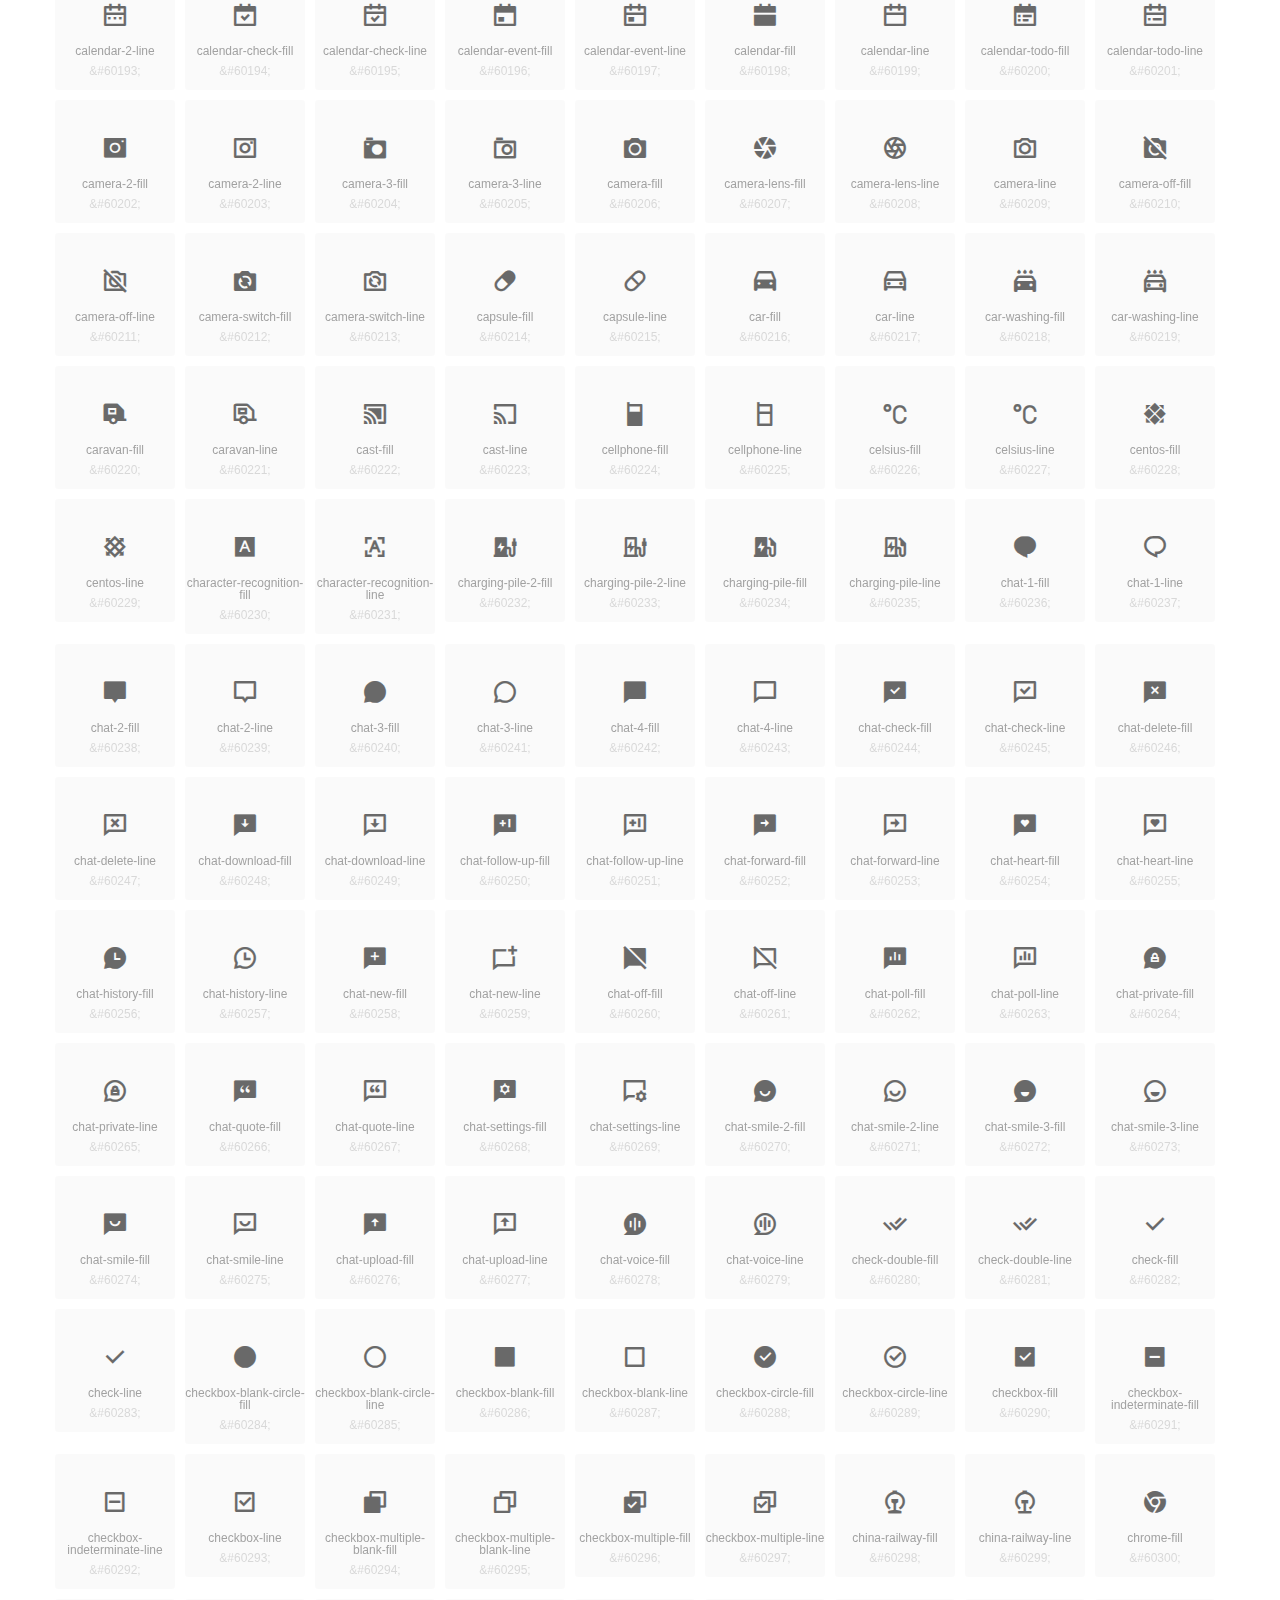
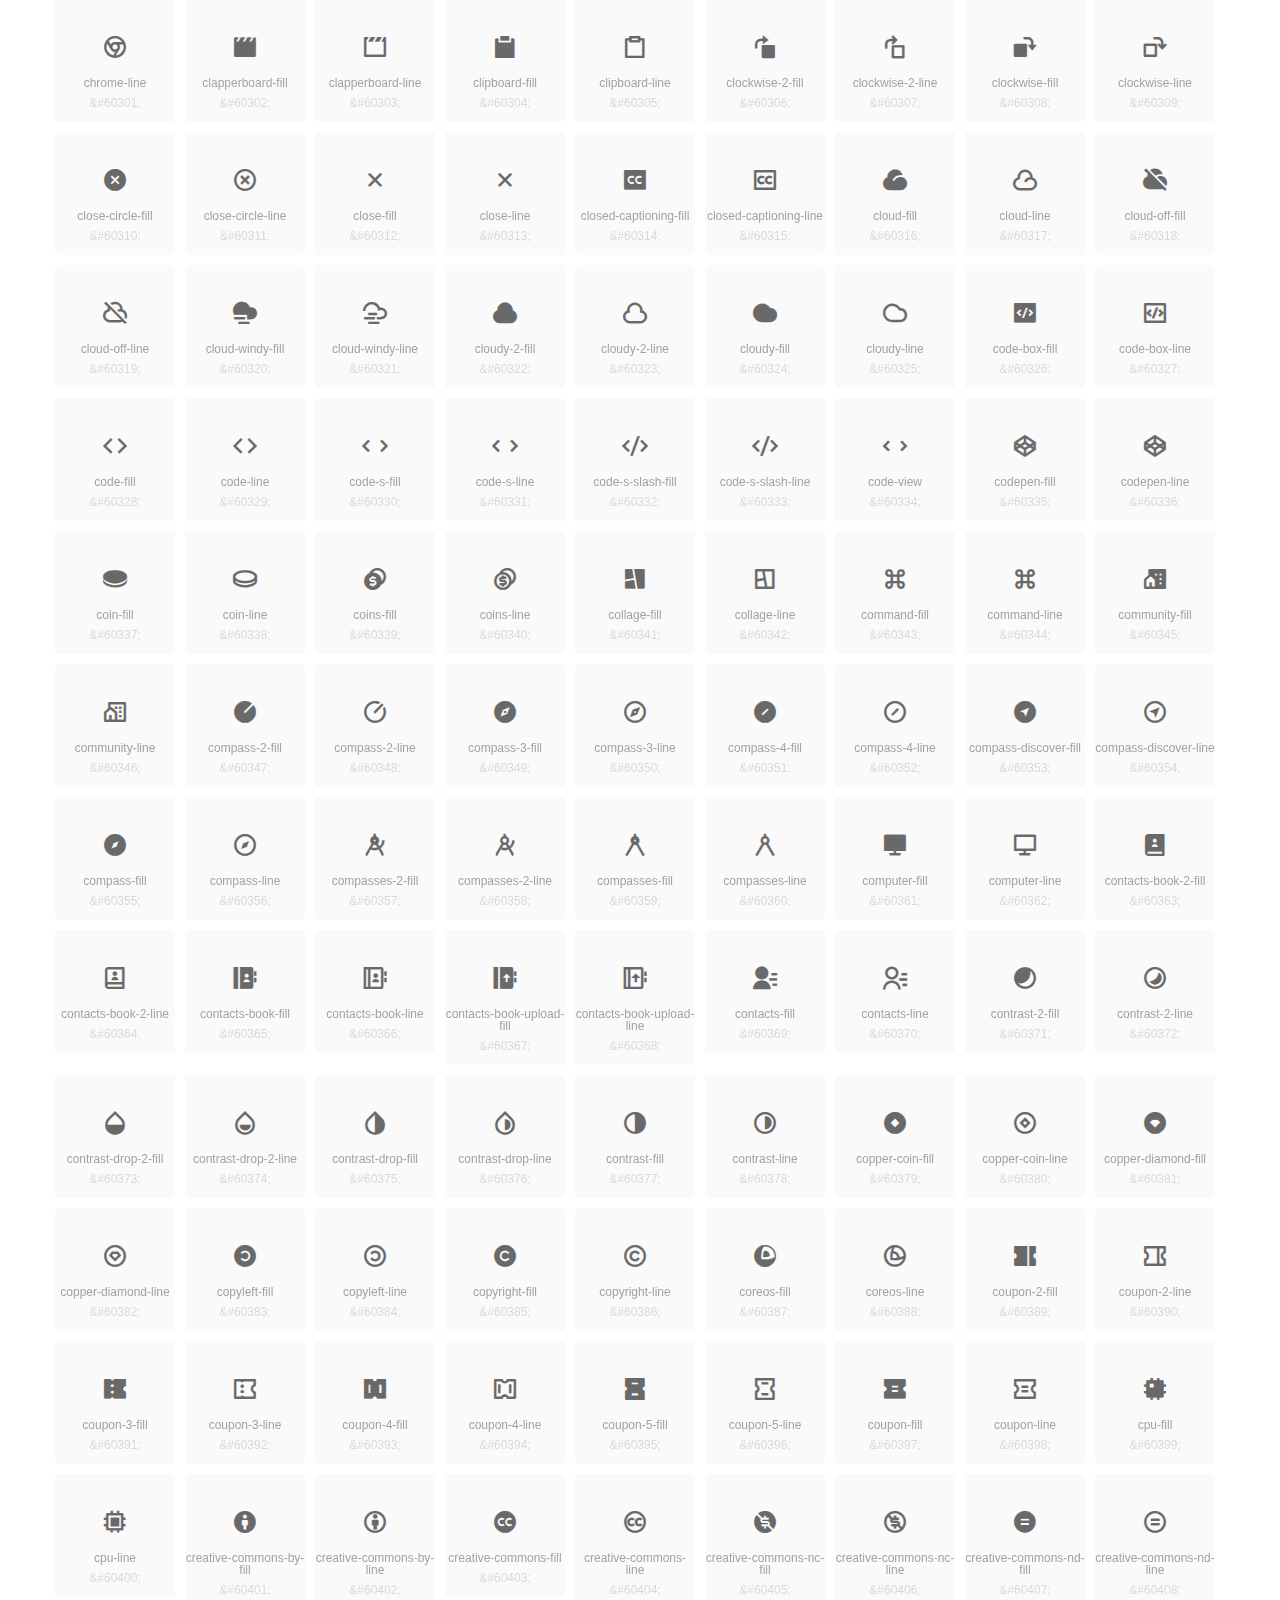
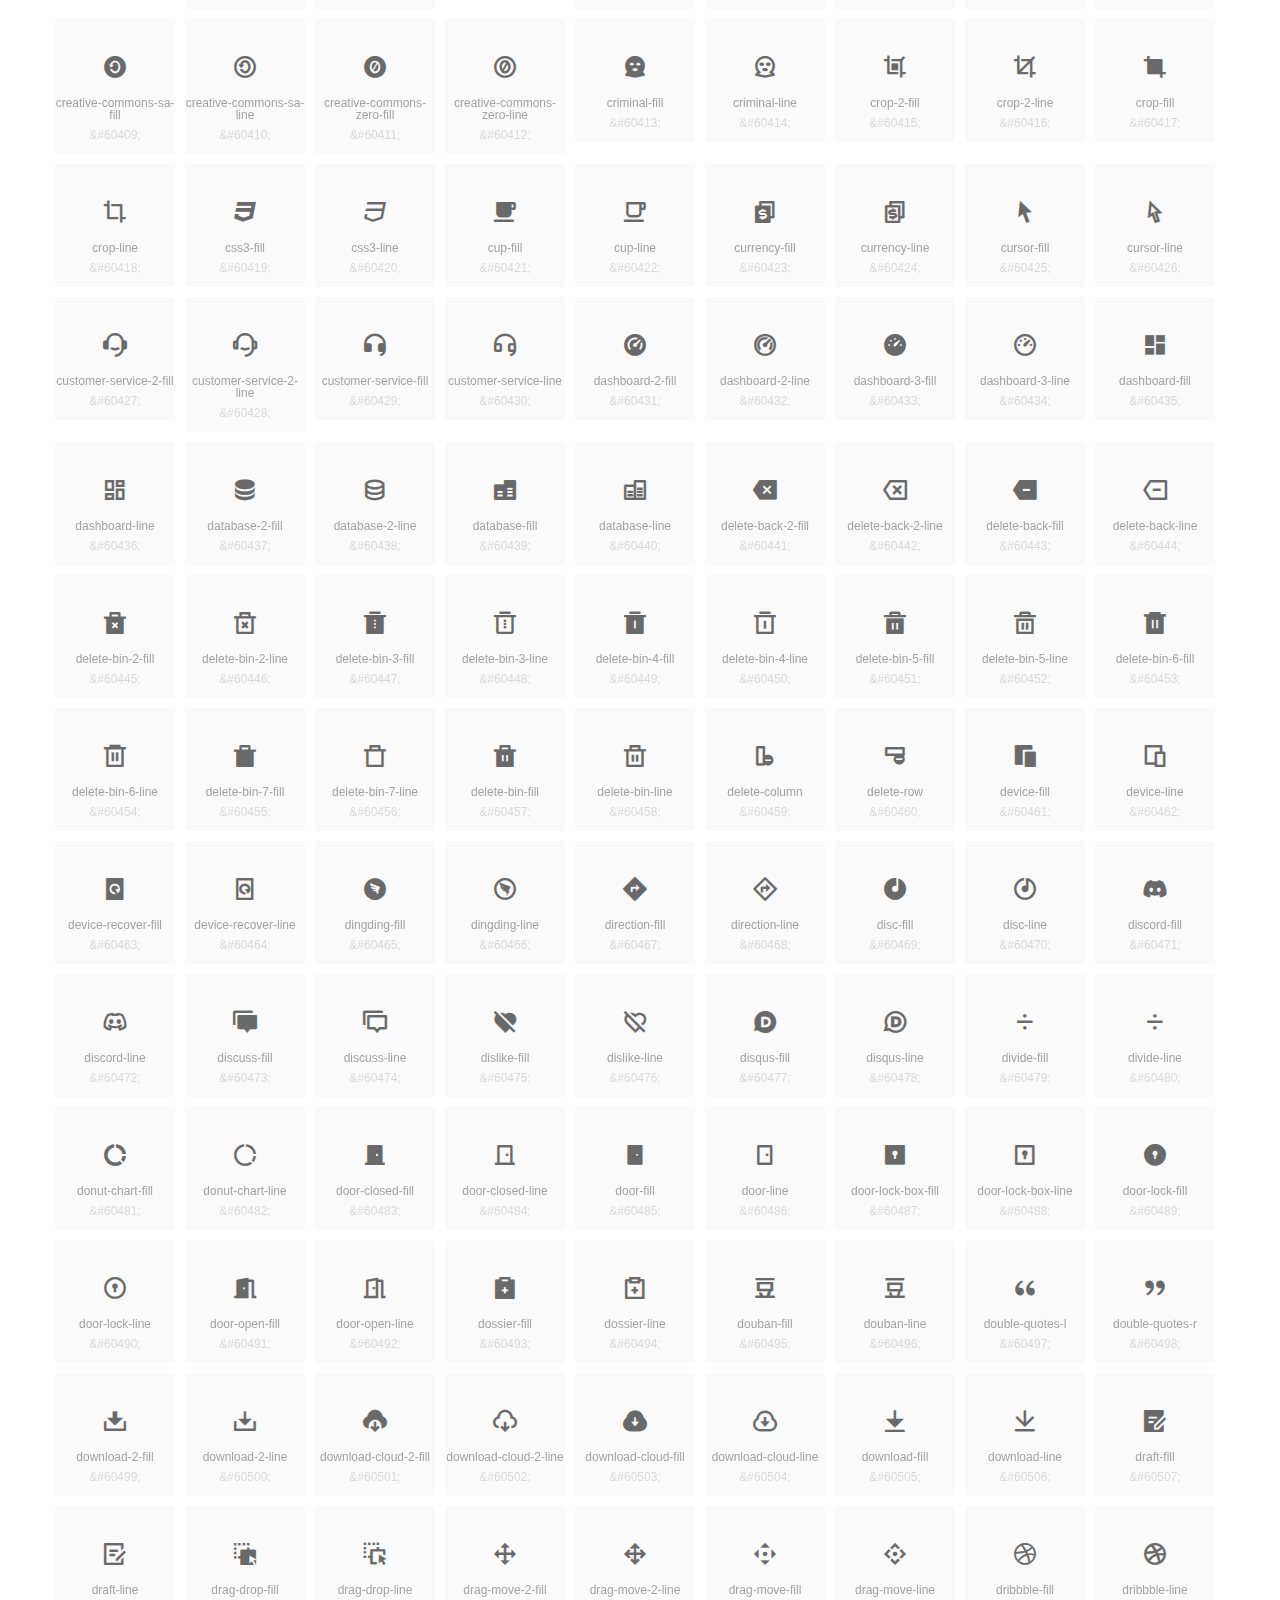
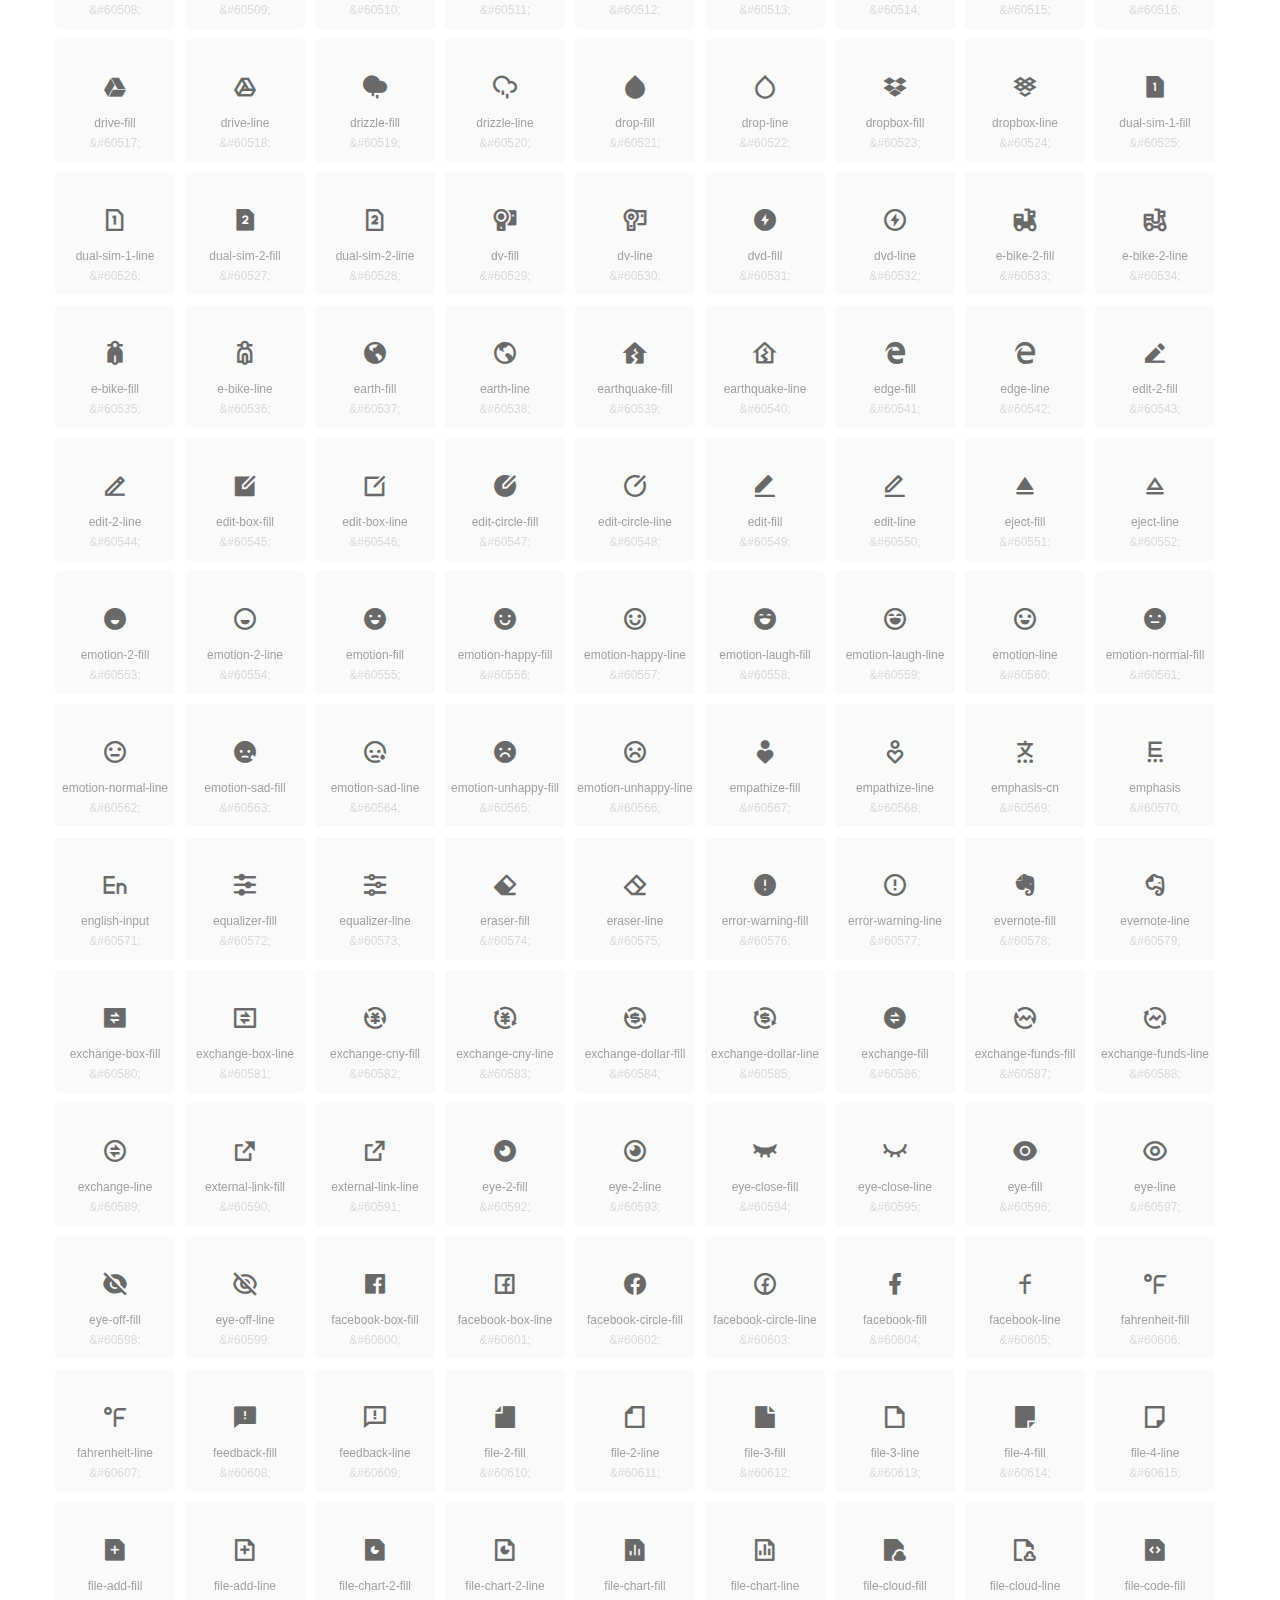
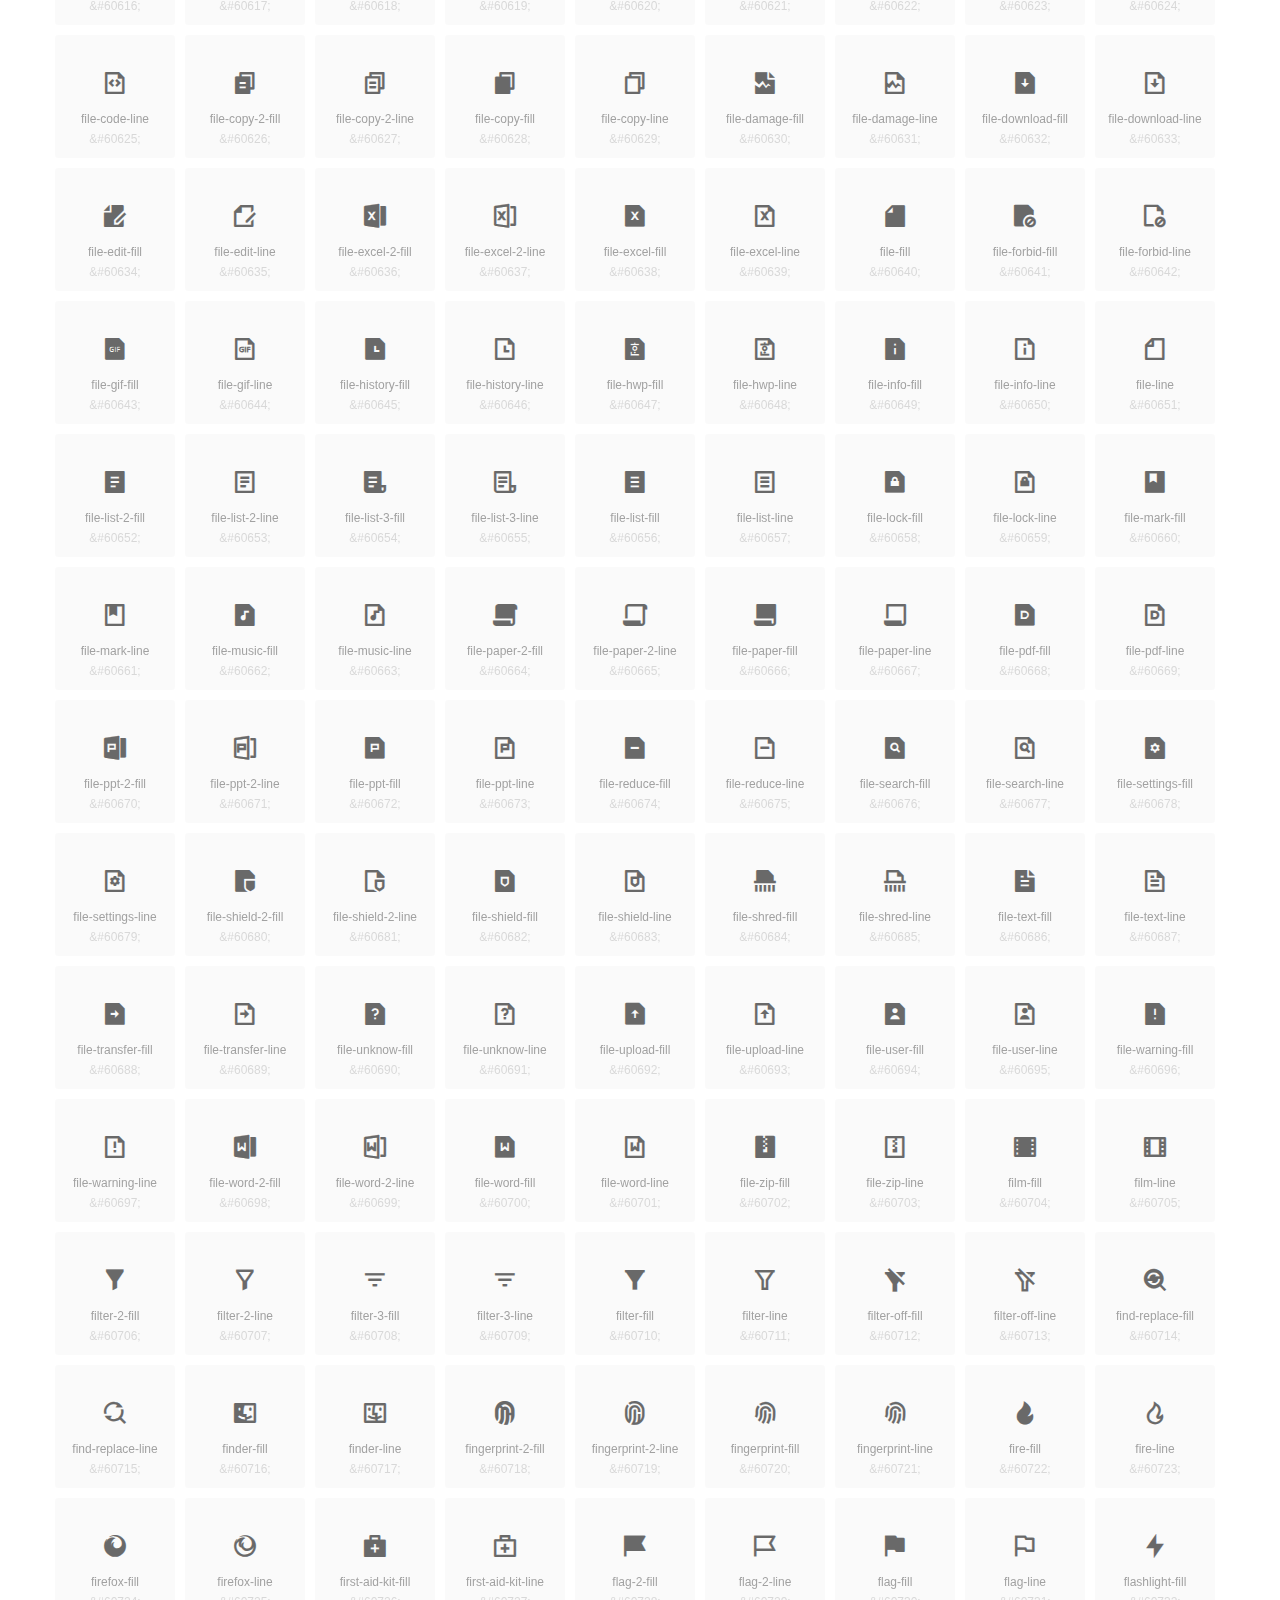
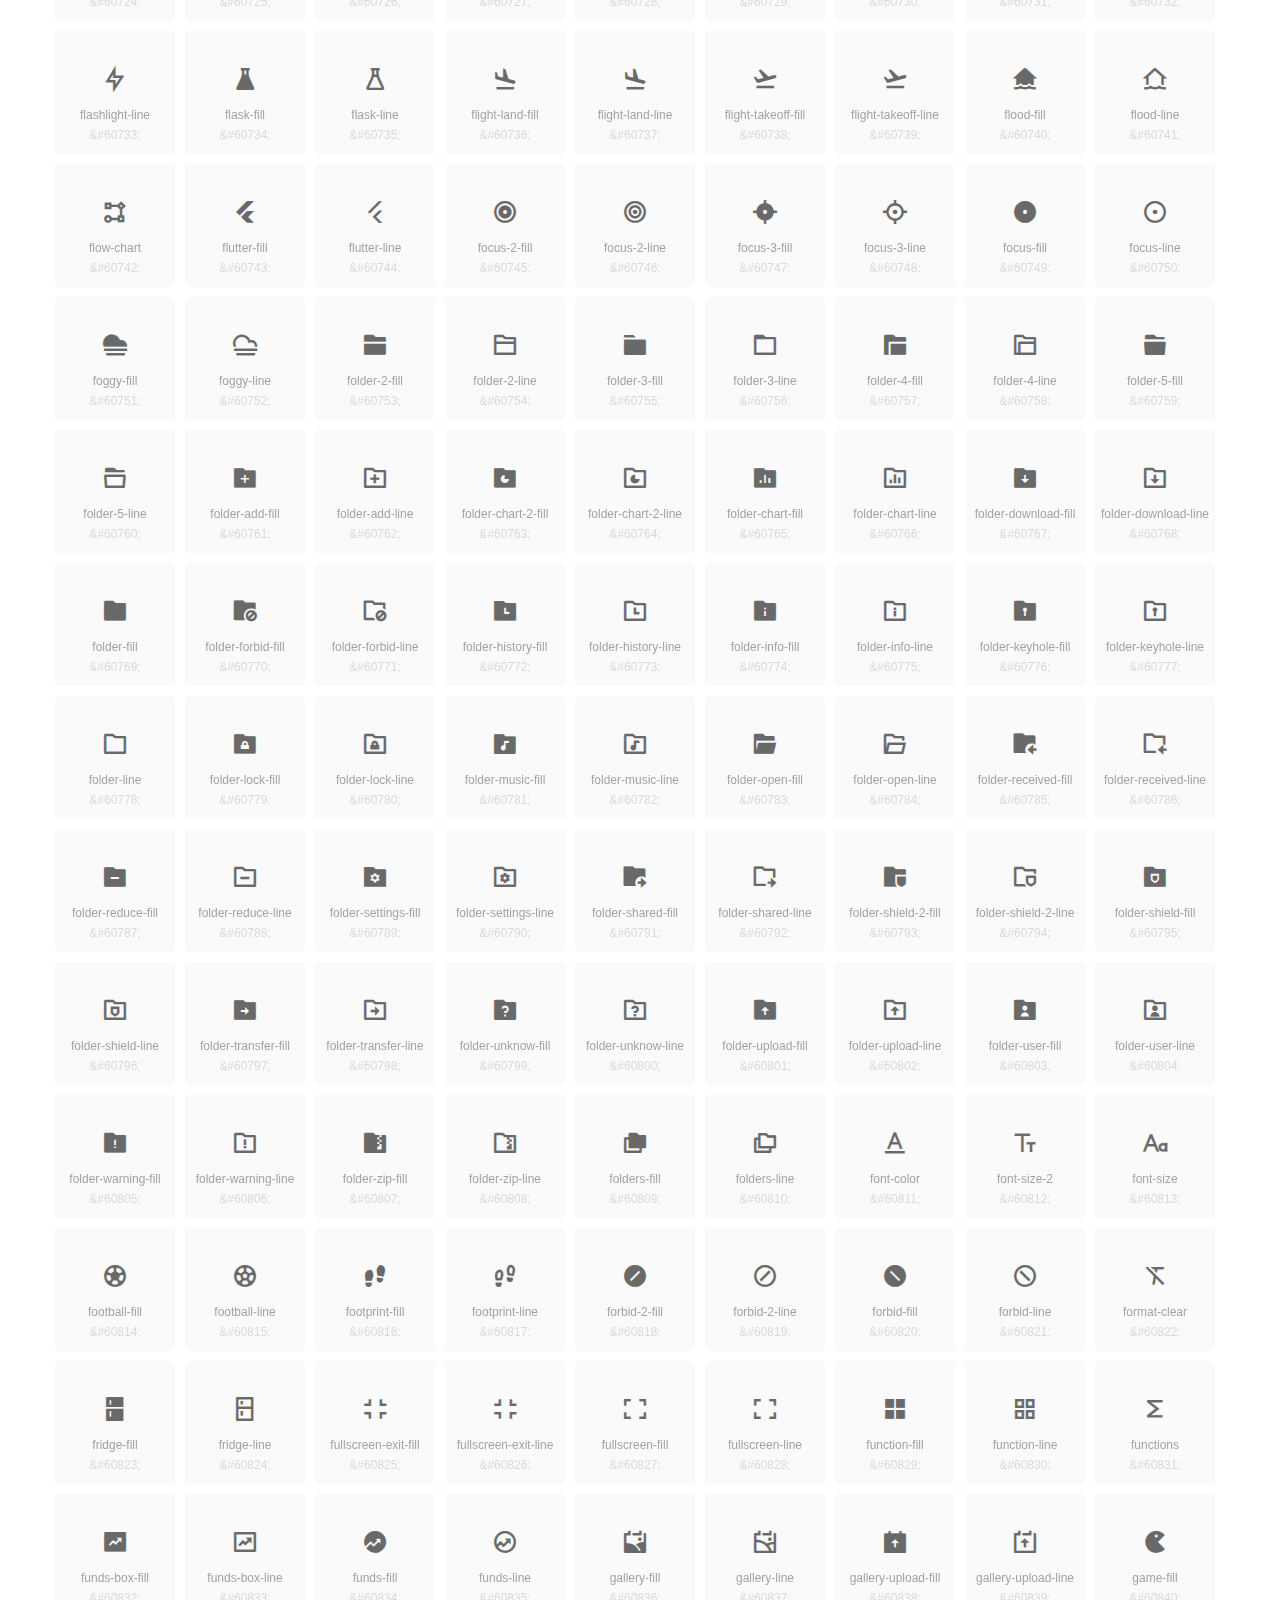
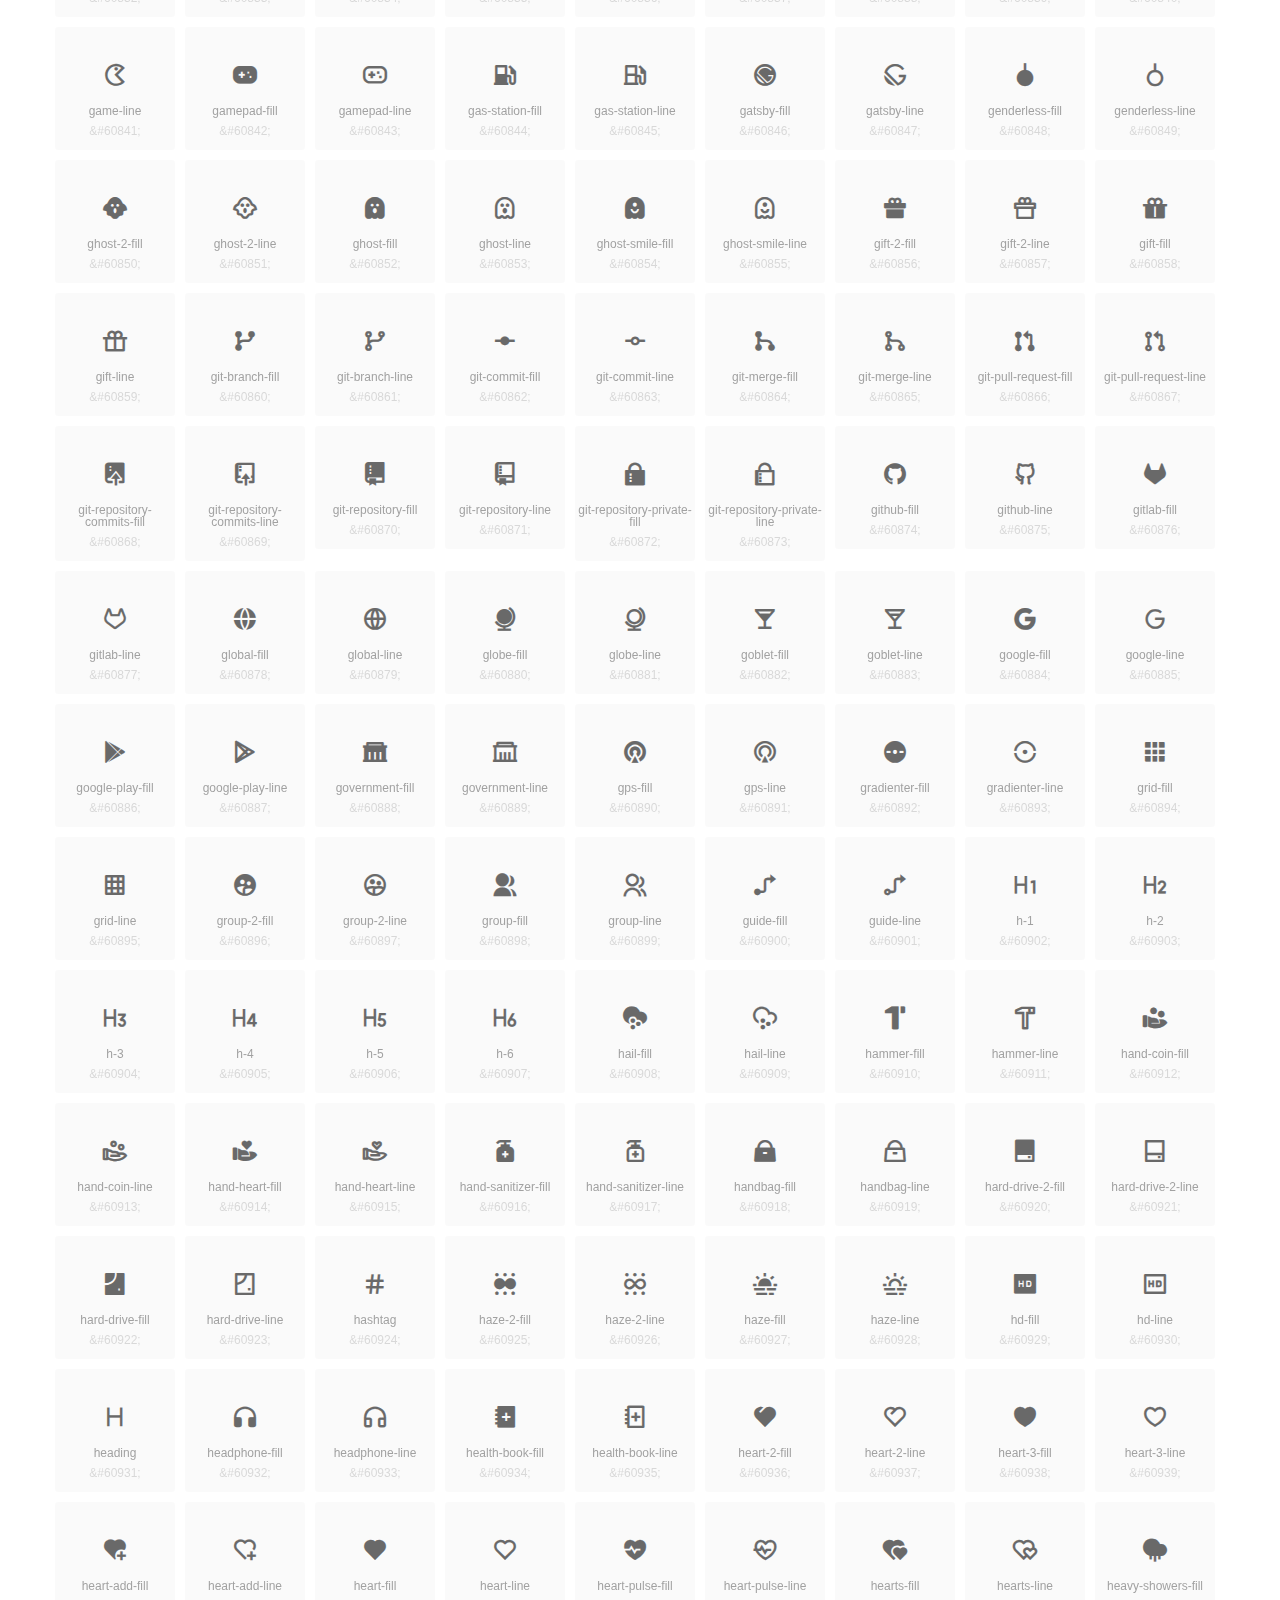
<file: assets/fonts/unicode.html>
<!DOCTYPE html>
<html lang="en">
<head>
  <meta charset="UTF-8">
  <title>remixicon(3.4.0)</title>
  <meta name="viewport" content="width=device-width,minimum-scale=1.0,maximum-scale=1.0,user-scalable=no">
   
  <meta name="description" content="Remix Icon is a set of neutral system symbols carefully crafted for designers and developers, each icon is designed based on 24×24 grid">
   
  <meta name="keywords" content="remixicon,TTF,EOT,WOFF,WOFF2,SVG">
  
  
  
  <style>
    *{margin: 0;padding: 0;list-style: none;}
    body { color: #696969; font: 12px/1.5 tahoma, arial, \5b8b\4f53, sans-serif; }
    a { color: #333; text-decoration: underline; }
    a:hover { color: rgb(9, 73, 209); }
    .header { color: #333; text-align: center; padding: 80px 0 60px 0; min-height: 153px; font-size: 14px; }
    .header .logo svg { height: 120px; width: 120px; }
    .header h1 { font-size: 42px; padding: 26px 0 10px 0; }
    .header sup {font-size: 14px; margin: 8px 0 0 8px; position: absolute; color: #7b7b7b; }
    .info {
      color: #999;
      font-weight: normal;
      max-width: 346px;
      margin: 0 auto;
      padding: 20px 0;
      font-size: 14px;
    }

    .icons { max-width: 1190px; margin: 0 auto; }
    .icons ul { text-align: center; }
    .icons ul li {
      vertical-align: top;
      width: 120px;
      display: inline-block;
      text-align: center;
      background-color: rgba(0,0,0,.02);
      border-radius: 3px;
      padding: 29px 0 10px 0;
      margin-right: 10px;
      margin-top: 10px;
      transition: all 0.6s ease;
    }
    .icons ul li:hover { background-color: rgba(0,0,0,.06); }
    .icons ul li:hover span { color: #3c75e4; opacity: 1; }
    .icons ul li .unicode { color: #8c8c8c; opacity: 0.3; }
    .icons ul li h4 {
      font-weight: normal;
      padding: 10px 0 5px 0;
      display: block;
      color: #8c8c8c;
      font-size: 14px;
      line-height: 12px;
      opacity: 0.8;
    }
    .icons ul li:hover h4 { opacity: 1; }
    .icons ul li svg { width: 24px; height: 24px; }
    .icons ul li:hover { color: #3c75e4; }
    .footer { text-align: center; padding: 10px 0 90px 0; }
    .footer a { text-align: center; padding: 10px 0 90px 0; color: #696969;}
    .footer a:hover { color: #0949d1; }
    .links { text-align: center; padding: 50px 0 0 0; font-size: 14px; }
    
    
    .icons ul .unicode-icon span { display: block; }
    .icons ul .unicode-icon h4 { font-size: 12px; }
    @font-face {
      font-family: "remixicon";
      src: url("remixicon.eot");
      /* IE9*/
      src: url("remixicon.eot#iefix") format("embedded-opentype"),
      /* IE6-IE8 */
      url("remixicon.woff2?1687271883646") format("woff2"),
      url("remixicon.woff?1687271883646") format("woff"),
      /* chrome, firefox */
      url("remixicon.ttf?1687271883646") format("truetype"),
      /* chrome, firefox, opera, Safari, Android, iOS 4.2+*/
      url("remixicon.svg#remixicon?1687271883646") format("svg");
      /* iOS 4.1- */
    }
    .iconfont {
      font-family: "remixicon" !important;
      font-size: 26px;
      font-style: normal;
      -webkit-font-smoothing: antialiased;
      -webkit-text-stroke-width: 0.2px;
      -moz-osx-font-smoothing: grayscale;
    }
    
    
  </style>
  
</head>

<body>
  
  <div class="header">
    
    <div class="logo">
      <a href="./"><svg width="160" height="32" viewBox="0 0 160 32" fill="none" xmlns="http://www.w3.org/2000/svg">
<path d="M121.5 9.80005C123.33 9.80005 124.984 10.5797 126.165 11.8344L124.75 13.2496C123.929 12.3549 122.773 11.8 121.5 11.8C119.029 11.8 117 13.891 117 16.5C117 19.1091 119.029 21.2 121.5 21.2C122.773 21.2 123.929 20.6452 124.75 19.7505L126.165 21.1657C124.984 22.4204 123.33 23.2 121.5 23.2C117.91 23.2 115 20.2004 115 16.5C115 12.7997 117.91 9.80005 121.5 9.80005Z" fill="#1A2947"/>
<path d="M113 10V23H111V10H113Z" fill="#1A2947"/>
<path d="M154 23V9.99988H152L152 19.6019L144.997 9.99988L143 10.0039V23H145L145 13.3969L152 23H154Z" fill="#1A2947"/>
<path d="M68 10V12H60V15.5H67V17.5H60V21H68V23H58V10H68Z" fill="#1A2947"/>
<path d="M82 10L77.4999 17.201L73 10H71V23H73V13.775L77.4999 20.975L82 13.773V23H84V10H82Z" fill="#1A2947"/>
<path d="M89 10V23H87V10H89Z" fill="#1A2947"/>
<path d="M96.9999 14.7565L93.6689 9.99951H91.2279L95.7789 16.4995L91.2289 22.9995H93.6689L96.9999 18.2435L100.33 22.9995H102.772L98.2209 16.4995L102.773 9.99951H100.33L96.9999 14.7565Z" fill="#1A2947"/>
<path fill-rule="evenodd" clip-rule="evenodd" d="M141 16.5C141 12.7997 138.09 9.80005 134.5 9.80005C130.91 9.80005 128 12.7997 128 16.5C128 20.2004 130.91 23.2 134.5 23.2C138.09 23.2 141 20.2004 141 16.5ZM130 16.5C130 13.891 132.029 11.8 134.5 11.8C136.971 11.8 139 13.891 139 16.5C139 19.1091 136.971 21.2 134.5 21.2C132.029 21.2 130 19.1091 130 16.5Z" fill="#1A2947"/>
<path fill-rule="evenodd" clip-rule="evenodd" d="M51 10C53.2091 10 55 11.7909 55 14C55 15.7175 53.9176 17.1821 52.3977 17.749L55.1901 22.999H52.9251L50.267 18H46V23H44V10H51ZM46 11.999V15.999L51 16C52.1046 16 53 15.1046 53 14C53 12.8955 52.1 12 51 12L46 11.999Z" fill="#1A2947"/>
<path fill-rule="evenodd" clip-rule="evenodd" d="M19.2887 3.00389C19.1928 3.0013 19.0965 3 19 3H3V24H19C24.799 24 29.5 19.299 29.5 13.5C29.5 12.7108 29.4129 11.942 29.2479 11.2025C28.2772 11.7119 27.1722 12 26 12C22.134 12 19 8.86599 19 5C19 4.30645 19.1009 3.63646 19.2887 3.00389Z" fill="url(#paint0_linear_960_1054)"/>
<g filter="url(#filter0_b_960_1054)">
<path fill-rule="evenodd" clip-rule="evenodd" d="M3 3L29 29H3V3Z" fill="url(#paint1_linear_960_1054)"/>
</g>
<circle cx="26" cy="5" r="4" fill="url(#paint2_linear_960_1054)"/>
<defs>
<filter id="filter0_b_960_1054" x="-2.43656" y="-2.43656" width="36.8731" height="36.8731" filterUnits="userSpaceOnUse" color-interpolation-filters="sRGB">
<feFlood flood-opacity="0" result="BackgroundImageFix"/>
<feGaussianBlur in="BackgroundImage" stdDeviation="2.71828"/>
<feComposite in2="SourceAlpha" operator="in" result="effect1_backgroundBlur_960_1054"/>
<feBlend mode="normal" in="SourceGraphic" in2="effect1_backgroundBlur_960_1054" result="shape"/>
</filter>
<linearGradient id="paint0_linear_960_1054" x1="3" y1="3" x2="3" y2="24" gradientUnits="userSpaceOnUse">
<stop stop-color="#05A0FA"/>
<stop offset="1" stop-color="#4785FF"/>
</linearGradient>
<linearGradient id="paint1_linear_960_1054" x1="3" y1="3" x2="3" y2="29" gradientUnits="userSpaceOnUse">
<stop stop-color="#1A8CFF"/>
<stop offset="1" stop-color="#0557FA"/>
</linearGradient>
<linearGradient id="paint2_linear_960_1054" x1="22" y1="1" x2="22" y2="9" gradientUnits="userSpaceOnUse">
<stop stop-color="#FF463A"/>
<stop offset="1" stop-color="#FF1F5A"/>
</linearGradient>
</defs>
</svg>
</a>
    </div>
    
    <h1>remixicon(3.4.0)<sup>1.0.0</sup></h1>
    <div class="info">
      Remix Icon is a set of neutral system symbols carefully crafted for designers and developers, each icon is designed based on 24×24 grid
    </div>
    <p>
      
      <a href="https://github.com/Remix-Design/remixicon.git">GitHub</a> · 
      
      <a href="index.html">Font Class</a> · 
      
      <a href="unicode.html">Unicode</a>
      
    </p>
  </div>
  <div class="icons">
    <ul>
      <li class="unicode-icon"><span class="iconfont"></span><h4>24-hours-fill</h4><span class="unicode">&amp;#59905;</span></li><li class="unicode-icon"><span class="iconfont"></span><h4>24-hours-line</h4><span class="unicode">&amp;#59906;</span></li><li class="unicode-icon"><span class="iconfont"></span><h4>4k-fill</h4><span class="unicode">&amp;#59907;</span></li><li class="unicode-icon"><span class="iconfont"></span><h4>4k-line</h4><span class="unicode">&amp;#59908;</span></li><li class="unicode-icon"><span class="iconfont"></span><h4>a-b</h4><span class="unicode">&amp;#59909;</span></li><li class="unicode-icon"><span class="iconfont"></span><h4>account-box-fill</h4><span class="unicode">&amp;#59910;</span></li><li class="unicode-icon"><span class="iconfont"></span><h4>account-box-line</h4><span class="unicode">&amp;#59911;</span></li><li class="unicode-icon"><span class="iconfont"></span><h4>account-circle-fill</h4><span class="unicode">&amp;#59912;</span></li><li class="unicode-icon"><span class="iconfont"></span><h4>account-circle-line</h4><span class="unicode">&amp;#59913;</span></li><li class="unicode-icon"><span class="iconfont"></span><h4>account-pin-box-fill</h4><span class="unicode">&amp;#59914;</span></li><li class="unicode-icon"><span class="iconfont"></span><h4>account-pin-box-line</h4><span class="unicode">&amp;#59915;</span></li><li class="unicode-icon"><span class="iconfont"></span><h4>account-pin-circle-fill</h4><span class="unicode">&amp;#59916;</span></li><li class="unicode-icon"><span class="iconfont"></span><h4>account-pin-circle-line</h4><span class="unicode">&amp;#59917;</span></li><li class="unicode-icon"><span class="iconfont"></span><h4>add-box-fill</h4><span class="unicode">&amp;#59918;</span></li><li class="unicode-icon"><span class="iconfont"></span><h4>add-box-line</h4><span class="unicode">&amp;#59919;</span></li><li class="unicode-icon"><span class="iconfont"></span><h4>add-circle-fill</h4><span class="unicode">&amp;#59920;</span></li><li class="unicode-icon"><span class="iconfont"></span><h4>add-circle-line</h4><span class="unicode">&amp;#59921;</span></li><li class="unicode-icon"><span class="iconfont"></span><h4>add-fill</h4><span class="unicode">&amp;#59922;</span></li><li class="unicode-icon"><span class="iconfont"></span><h4>add-line</h4><span class="unicode">&amp;#59923;</span></li><li class="unicode-icon"><span class="iconfont"></span><h4>admin-fill</h4><span class="unicode">&amp;#59924;</span></li><li class="unicode-icon"><span class="iconfont"></span><h4>admin-line</h4><span class="unicode">&amp;#59925;</span></li><li class="unicode-icon"><span class="iconfont"></span><h4>advertisement-fill</h4><span class="unicode">&amp;#59926;</span></li><li class="unicode-icon"><span class="iconfont"></span><h4>advertisement-line</h4><span class="unicode">&amp;#59927;</span></li><li class="unicode-icon"><span class="iconfont"></span><h4>airplay-fill</h4><span class="unicode">&amp;#59928;</span></li><li class="unicode-icon"><span class="iconfont"></span><h4>airplay-line</h4><span class="unicode">&amp;#59929;</span></li><li class="unicode-icon"><span class="iconfont"></span><h4>alarm-fill</h4><span class="unicode">&amp;#59930;</span></li><li class="unicode-icon"><span class="iconfont"></span><h4>alarm-line</h4><span class="unicode">&amp;#59931;</span></li><li class="unicode-icon"><span class="iconfont"></span><h4>alarm-warning-fill</h4><span class="unicode">&amp;#59932;</span></li><li class="unicode-icon"><span class="iconfont"></span><h4>alarm-warning-line</h4><span class="unicode">&amp;#59933;</span></li><li class="unicode-icon"><span class="iconfont"></span><h4>album-fill</h4><span class="unicode">&amp;#59934;</span></li><li class="unicode-icon"><span class="iconfont"></span><h4>album-line</h4><span class="unicode">&amp;#59935;</span></li><li class="unicode-icon"><span class="iconfont"></span><h4>alert-fill</h4><span class="unicode">&amp;#59936;</span></li><li class="unicode-icon"><span class="iconfont"></span><h4>alert-line</h4><span class="unicode">&amp;#59937;</span></li><li class="unicode-icon"><span class="iconfont"></span><h4>aliens-fill</h4><span class="unicode">&amp;#59938;</span></li><li class="unicode-icon"><span class="iconfont"></span><h4>aliens-line</h4><span class="unicode">&amp;#59939;</span></li><li class="unicode-icon"><span class="iconfont"></span><h4>align-bottom</h4><span class="unicode">&amp;#59940;</span></li><li class="unicode-icon"><span class="iconfont"></span><h4>align-center</h4><span class="unicode">&amp;#59941;</span></li><li class="unicode-icon"><span class="iconfont"></span><h4>align-justify</h4><span class="unicode">&amp;#59942;</span></li><li class="unicode-icon"><span class="iconfont"></span><h4>align-left</h4><span class="unicode">&amp;#59943;</span></li><li class="unicode-icon"><span class="iconfont"></span><h4>align-right</h4><span class="unicode">&amp;#59944;</span></li><li class="unicode-icon"><span class="iconfont"></span><h4>align-top</h4><span class="unicode">&amp;#59945;</span></li><li class="unicode-icon"><span class="iconfont"></span><h4>align-vertically</h4><span class="unicode">&amp;#59946;</span></li><li class="unicode-icon"><span class="iconfont"></span><h4>alipay-fill</h4><span class="unicode">&amp;#59947;</span></li><li class="unicode-icon"><span class="iconfont"></span><h4>alipay-line</h4><span class="unicode">&amp;#59948;</span></li><li class="unicode-icon"><span class="iconfont"></span><h4>amazon-fill</h4><span class="unicode">&amp;#59949;</span></li><li class="unicode-icon"><span class="iconfont"></span><h4>amazon-line</h4><span class="unicode">&amp;#59950;</span></li><li class="unicode-icon"><span class="iconfont"></span><h4>anchor-fill</h4><span class="unicode">&amp;#59951;</span></li><li class="unicode-icon"><span class="iconfont"></span><h4>anchor-line</h4><span class="unicode">&amp;#59952;</span></li><li class="unicode-icon"><span class="iconfont"></span><h4>ancient-gate-fill</h4><span class="unicode">&amp;#59953;</span></li><li class="unicode-icon"><span class="iconfont"></span><h4>ancient-gate-line</h4><span class="unicode">&amp;#59954;</span></li><li class="unicode-icon"><span class="iconfont"></span><h4>ancient-pavilion-fill</h4><span class="unicode">&amp;#59955;</span></li><li class="unicode-icon"><span class="iconfont"></span><h4>ancient-pavilion-line</h4><span class="unicode">&amp;#59956;</span></li><li class="unicode-icon"><span class="iconfont"></span><h4>android-fill</h4><span class="unicode">&amp;#59957;</span></li><li class="unicode-icon"><span class="iconfont"></span><h4>android-line</h4><span class="unicode">&amp;#59958;</span></li><li class="unicode-icon"><span class="iconfont"></span><h4>angularjs-fill</h4><span class="unicode">&amp;#59959;</span></li><li class="unicode-icon"><span class="iconfont"></span><h4>angularjs-line</h4><span class="unicode">&amp;#59960;</span></li><li class="unicode-icon"><span class="iconfont"></span><h4>anticlockwise-2-fill</h4><span class="unicode">&amp;#59961;</span></li><li class="unicode-icon"><span class="iconfont"></span><h4>anticlockwise-2-line</h4><span class="unicode">&amp;#59962;</span></li><li class="unicode-icon"><span class="iconfont"></span><h4>anticlockwise-fill</h4><span class="unicode">&amp;#59963;</span></li><li class="unicode-icon"><span class="iconfont"></span><h4>anticlockwise-line</h4><span class="unicode">&amp;#59964;</span></li><li class="unicode-icon"><span class="iconfont"></span><h4>app-store-fill</h4><span class="unicode">&amp;#59965;</span></li><li class="unicode-icon"><span class="iconfont"></span><h4>app-store-line</h4><span class="unicode">&amp;#59966;</span></li><li class="unicode-icon"><span class="iconfont"></span><h4>apple-fill</h4><span class="unicode">&amp;#59967;</span></li><li class="unicode-icon"><span class="iconfont"></span><h4>apple-line</h4><span class="unicode">&amp;#59968;</span></li><li class="unicode-icon"><span class="iconfont"></span><h4>apps-2-fill</h4><span class="unicode">&amp;#59969;</span></li><li class="unicode-icon"><span class="iconfont"></span><h4>apps-2-line</h4><span class="unicode">&amp;#59970;</span></li><li class="unicode-icon"><span class="iconfont"></span><h4>apps-fill</h4><span class="unicode">&amp;#59971;</span></li><li class="unicode-icon"><span class="iconfont"></span><h4>apps-line</h4><span class="unicode">&amp;#59972;</span></li><li class="unicode-icon"><span class="iconfont"></span><h4>archive-drawer-fill</h4><span class="unicode">&amp;#59973;</span></li><li class="unicode-icon"><span class="iconfont"></span><h4>archive-drawer-line</h4><span class="unicode">&amp;#59974;</span></li><li class="unicode-icon"><span class="iconfont"></span><h4>archive-fill</h4><span class="unicode">&amp;#59975;</span></li><li class="unicode-icon"><span class="iconfont"></span><h4>archive-line</h4><span class="unicode">&amp;#59976;</span></li><li class="unicode-icon"><span class="iconfont"></span><h4>arrow-down-circle-fill</h4><span class="unicode">&amp;#59977;</span></li><li class="unicode-icon"><span class="iconfont"></span><h4>arrow-down-circle-line</h4><span class="unicode">&amp;#59978;</span></li><li class="unicode-icon"><span class="iconfont"></span><h4>arrow-down-fill</h4><span class="unicode">&amp;#59979;</span></li><li class="unicode-icon"><span class="iconfont"></span><h4>arrow-down-line</h4><span class="unicode">&amp;#59980;</span></li><li class="unicode-icon"><span class="iconfont"></span><h4>arrow-down-s-fill</h4><span class="unicode">&amp;#59981;</span></li><li class="unicode-icon"><span class="iconfont"></span><h4>arrow-down-s-line</h4><span class="unicode">&amp;#59982;</span></li><li class="unicode-icon"><span class="iconfont"></span><h4>arrow-drop-down-fill</h4><span class="unicode">&amp;#59983;</span></li><li class="unicode-icon"><span class="iconfont"></span><h4>arrow-drop-down-line</h4><span class="unicode">&amp;#59984;</span></li><li class="unicode-icon"><span class="iconfont"></span><h4>arrow-drop-left-fill</h4><span class="unicode">&amp;#59985;</span></li><li class="unicode-icon"><span class="iconfont"></span><h4>arrow-drop-left-line</h4><span class="unicode">&amp;#59986;</span></li><li class="unicode-icon"><span class="iconfont"></span><h4>arrow-drop-right-fill</h4><span class="unicode">&amp;#59987;</span></li><li class="unicode-icon"><span class="iconfont"></span><h4>arrow-drop-right-line</h4><span class="unicode">&amp;#59988;</span></li><li class="unicode-icon"><span class="iconfont"></span><h4>arrow-drop-up-fill</h4><span class="unicode">&amp;#59989;</span></li><li class="unicode-icon"><span class="iconfont"></span><h4>arrow-drop-up-line</h4><span class="unicode">&amp;#59990;</span></li><li class="unicode-icon"><span class="iconfont"></span><h4>arrow-go-back-fill</h4><span class="unicode">&amp;#59991;</span></li><li class="unicode-icon"><span class="iconfont"></span><h4>arrow-go-back-line</h4><span class="unicode">&amp;#59992;</span></li><li class="unicode-icon"><span class="iconfont"></span><h4>arrow-go-forward-fill</h4><span class="unicode">&amp;#59993;</span></li><li class="unicode-icon"><span class="iconfont"></span><h4>arrow-go-forward-line</h4><span class="unicode">&amp;#59994;</span></li><li class="unicode-icon"><span class="iconfont"></span><h4>arrow-left-circle-fill</h4><span class="unicode">&amp;#59995;</span></li><li class="unicode-icon"><span class="iconfont"></span><h4>arrow-left-circle-line</h4><span class="unicode">&amp;#59996;</span></li><li class="unicode-icon"><span class="iconfont"></span><h4>arrow-left-down-fill</h4><span class="unicode">&amp;#59997;</span></li><li class="unicode-icon"><span class="iconfont"></span><h4>arrow-left-down-line</h4><span class="unicode">&amp;#59998;</span></li><li class="unicode-icon"><span class="iconfont"></span><h4>arrow-left-fill</h4><span class="unicode">&amp;#59999;</span></li><li class="unicode-icon"><span class="iconfont"></span><h4>arrow-left-line</h4><span class="unicode">&amp;#60000;</span></li><li class="unicode-icon"><span class="iconfont"></span><h4>arrow-left-right-fill</h4><span class="unicode">&amp;#60001;</span></li><li class="unicode-icon"><span class="iconfont"></span><h4>arrow-left-right-line</h4><span class="unicode">&amp;#60002;</span></li><li class="unicode-icon"><span class="iconfont"></span><h4>arrow-left-s-fill</h4><span class="unicode">&amp;#60003;</span></li><li class="unicode-icon"><span class="iconfont"></span><h4>arrow-left-s-line</h4><span class="unicode">&amp;#60004;</span></li><li class="unicode-icon"><span class="iconfont"></span><h4>arrow-left-up-fill</h4><span class="unicode">&amp;#60005;</span></li><li class="unicode-icon"><span class="iconfont"></span><h4>arrow-left-up-line</h4><span class="unicode">&amp;#60006;</span></li><li class="unicode-icon"><span class="iconfont"></span><h4>arrow-right-circle-fill</h4><span class="unicode">&amp;#60007;</span></li><li class="unicode-icon"><span class="iconfont"></span><h4>arrow-right-circle-line</h4><span class="unicode">&amp;#60008;</span></li><li class="unicode-icon"><span class="iconfont"></span><h4>arrow-right-down-fill</h4><span class="unicode">&amp;#60009;</span></li><li class="unicode-icon"><span class="iconfont"></span><h4>arrow-right-down-line</h4><span class="unicode">&amp;#60010;</span></li><li class="unicode-icon"><span class="iconfont"></span><h4>arrow-right-fill</h4><span class="unicode">&amp;#60011;</span></li><li class="unicode-icon"><span class="iconfont"></span><h4>arrow-right-line</h4><span class="unicode">&amp;#60012;</span></li><li class="unicode-icon"><span class="iconfont"></span><h4>arrow-right-s-fill</h4><span class="unicode">&amp;#60013;</span></li><li class="unicode-icon"><span class="iconfont"></span><h4>arrow-right-s-line</h4><span class="unicode">&amp;#60014;</span></li><li class="unicode-icon"><span class="iconfont"></span><h4>arrow-right-up-fill</h4><span class="unicode">&amp;#60015;</span></li><li class="unicode-icon"><span class="iconfont"></span><h4>arrow-right-up-line</h4><span class="unicode">&amp;#60016;</span></li><li class="unicode-icon"><span class="iconfont"></span><h4>arrow-up-circle-fill</h4><span class="unicode">&amp;#60017;</span></li><li class="unicode-icon"><span class="iconfont"></span><h4>arrow-up-circle-line</h4><span class="unicode">&amp;#60018;</span></li><li class="unicode-icon"><span class="iconfont"></span><h4>arrow-up-down-fill</h4><span class="unicode">&amp;#60019;</span></li><li class="unicode-icon"><span class="iconfont"></span><h4>arrow-up-down-line</h4><span class="unicode">&amp;#60020;</span></li><li class="unicode-icon"><span class="iconfont"></span><h4>arrow-up-fill</h4><span class="unicode">&amp;#60021;</span></li><li class="unicode-icon"><span class="iconfont"></span><h4>arrow-up-line</h4><span class="unicode">&amp;#60022;</span></li><li class="unicode-icon"><span class="iconfont"></span><h4>arrow-up-s-fill</h4><span class="unicode">&amp;#60023;</span></li><li class="unicode-icon"><span class="iconfont"></span><h4>arrow-up-s-line</h4><span class="unicode">&amp;#60024;</span></li><li class="unicode-icon"><span class="iconfont"></span><h4>artboard-2-fill</h4><span class="unicode">&amp;#60025;</span></li><li class="unicode-icon"><span class="iconfont"></span><h4>artboard-2-line</h4><span class="unicode">&amp;#60026;</span></li><li class="unicode-icon"><span class="iconfont"></span><h4>artboard-fill</h4><span class="unicode">&amp;#60027;</span></li><li class="unicode-icon"><span class="iconfont"></span><h4>artboard-line</h4><span class="unicode">&amp;#60028;</span></li><li class="unicode-icon"><span class="iconfont"></span><h4>article-fill</h4><span class="unicode">&amp;#60029;</span></li><li class="unicode-icon"><span class="iconfont"></span><h4>article-line</h4><span class="unicode">&amp;#60030;</span></li><li class="unicode-icon"><span class="iconfont"></span><h4>aspect-ratio-fill</h4><span class="unicode">&amp;#60031;</span></li><li class="unicode-icon"><span class="iconfont"></span><h4>aspect-ratio-line</h4><span class="unicode">&amp;#60032;</span></li><li class="unicode-icon"><span class="iconfont"></span><h4>asterisk</h4><span class="unicode">&amp;#60033;</span></li><li class="unicode-icon"><span class="iconfont"></span><h4>at-fill</h4><span class="unicode">&amp;#60034;</span></li><li class="unicode-icon"><span class="iconfont"></span><h4>at-line</h4><span class="unicode">&amp;#60035;</span></li><li class="unicode-icon"><span class="iconfont"></span><h4>attachment-2</h4><span class="unicode">&amp;#60036;</span></li><li class="unicode-icon"><span class="iconfont"></span><h4>attachment-fill</h4><span class="unicode">&amp;#60037;</span></li><li class="unicode-icon"><span class="iconfont"></span><h4>attachment-line</h4><span class="unicode">&amp;#60038;</span></li><li class="unicode-icon"><span class="iconfont"></span><h4>auction-fill</h4><span class="unicode">&amp;#60039;</span></li><li class="unicode-icon"><span class="iconfont"></span><h4>auction-line</h4><span class="unicode">&amp;#60040;</span></li><li class="unicode-icon"><span class="iconfont"></span><h4>award-fill</h4><span class="unicode">&amp;#60041;</span></li><li class="unicode-icon"><span class="iconfont"></span><h4>award-line</h4><span class="unicode">&amp;#60042;</span></li><li class="unicode-icon"><span class="iconfont"></span><h4>baidu-fill</h4><span class="unicode">&amp;#60043;</span></li><li class="unicode-icon"><span class="iconfont"></span><h4>baidu-line</h4><span class="unicode">&amp;#60044;</span></li><li class="unicode-icon"><span class="iconfont"></span><h4>ball-pen-fill</h4><span class="unicode">&amp;#60045;</span></li><li class="unicode-icon"><span class="iconfont"></span><h4>ball-pen-line</h4><span class="unicode">&amp;#60046;</span></li><li class="unicode-icon"><span class="iconfont"></span><h4>bank-card-2-fill</h4><span class="unicode">&amp;#60047;</span></li><li class="unicode-icon"><span class="iconfont"></span><h4>bank-card-2-line</h4><span class="unicode">&amp;#60048;</span></li><li class="unicode-icon"><span class="iconfont"></span><h4>bank-card-fill</h4><span class="unicode">&amp;#60049;</span></li><li class="unicode-icon"><span class="iconfont"></span><h4>bank-card-line</h4><span class="unicode">&amp;#60050;</span></li><li class="unicode-icon"><span class="iconfont"></span><h4>bank-fill</h4><span class="unicode">&amp;#60051;</span></li><li class="unicode-icon"><span class="iconfont"></span><h4>bank-line</h4><span class="unicode">&amp;#60052;</span></li><li class="unicode-icon"><span class="iconfont"></span><h4>bar-chart-2-fill</h4><span class="unicode">&amp;#60053;</span></li><li class="unicode-icon"><span class="iconfont"></span><h4>bar-chart-2-line</h4><span class="unicode">&amp;#60054;</span></li><li class="unicode-icon"><span class="iconfont"></span><h4>bar-chart-box-fill</h4><span class="unicode">&amp;#60055;</span></li><li class="unicode-icon"><span class="iconfont"></span><h4>bar-chart-box-line</h4><span class="unicode">&amp;#60056;</span></li><li class="unicode-icon"><span class="iconfont"></span><h4>bar-chart-fill</h4><span class="unicode">&amp;#60057;</span></li><li class="unicode-icon"><span class="iconfont"></span><h4>bar-chart-grouped-fill</h4><span class="unicode">&amp;#60058;</span></li><li class="unicode-icon"><span class="iconfont"></span><h4>bar-chart-grouped-line</h4><span class="unicode">&amp;#60059;</span></li><li class="unicode-icon"><span class="iconfont"></span><h4>bar-chart-horizontal-fill</h4><span class="unicode">&amp;#60060;</span></li><li class="unicode-icon"><span class="iconfont"></span><h4>bar-chart-horizontal-line</h4><span class="unicode">&amp;#60061;</span></li><li class="unicode-icon"><span class="iconfont"></span><h4>bar-chart-line</h4><span class="unicode">&amp;#60062;</span></li><li class="unicode-icon"><span class="iconfont"></span><h4>barcode-box-fill</h4><span class="unicode">&amp;#60063;</span></li><li class="unicode-icon"><span class="iconfont"></span><h4>barcode-box-line</h4><span class="unicode">&amp;#60064;</span></li><li class="unicode-icon"><span class="iconfont"></span><h4>barcode-fill</h4><span class="unicode">&amp;#60065;</span></li><li class="unicode-icon"><span class="iconfont"></span><h4>barcode-line</h4><span class="unicode">&amp;#60066;</span></li><li class="unicode-icon"><span class="iconfont"></span><h4>barricade-fill</h4><span class="unicode">&amp;#60067;</span></li><li class="unicode-icon"><span class="iconfont"></span><h4>barricade-line</h4><span class="unicode">&amp;#60068;</span></li><li class="unicode-icon"><span class="iconfont"></span><h4>base-station-fill</h4><span class="unicode">&amp;#60069;</span></li><li class="unicode-icon"><span class="iconfont"></span><h4>base-station-line</h4><span class="unicode">&amp;#60070;</span></li><li class="unicode-icon"><span class="iconfont"></span><h4>basketball-fill</h4><span class="unicode">&amp;#60071;</span></li><li class="unicode-icon"><span class="iconfont"></span><h4>basketball-line</h4><span class="unicode">&amp;#60072;</span></li><li class="unicode-icon"><span class="iconfont"></span><h4>battery-2-charge-fill</h4><span class="unicode">&amp;#60073;</span></li><li class="unicode-icon"><span class="iconfont"></span><h4>battery-2-charge-line</h4><span class="unicode">&amp;#60074;</span></li><li class="unicode-icon"><span class="iconfont"></span><h4>battery-2-fill</h4><span class="unicode">&amp;#60075;</span></li><li class="unicode-icon"><span class="iconfont"></span><h4>battery-2-line</h4><span class="unicode">&amp;#60076;</span></li><li class="unicode-icon"><span class="iconfont"></span><h4>battery-charge-fill</h4><span class="unicode">&amp;#60077;</span></li><li class="unicode-icon"><span class="iconfont"></span><h4>battery-charge-line</h4><span class="unicode">&amp;#60078;</span></li><li class="unicode-icon"><span class="iconfont"></span><h4>battery-fill</h4><span class="unicode">&amp;#60079;</span></li><li class="unicode-icon"><span class="iconfont"></span><h4>battery-line</h4><span class="unicode">&amp;#60080;</span></li><li class="unicode-icon"><span class="iconfont"></span><h4>battery-low-fill</h4><span class="unicode">&amp;#60081;</span></li><li class="unicode-icon"><span class="iconfont"></span><h4>battery-low-line</h4><span class="unicode">&amp;#60082;</span></li><li class="unicode-icon"><span class="iconfont"></span><h4>battery-saver-fill</h4><span class="unicode">&amp;#60083;</span></li><li class="unicode-icon"><span class="iconfont"></span><h4>battery-saver-line</h4><span class="unicode">&amp;#60084;</span></li><li class="unicode-icon"><span class="iconfont"></span><h4>battery-share-fill</h4><span class="unicode">&amp;#60085;</span></li><li class="unicode-icon"><span class="iconfont"></span><h4>battery-share-line</h4><span class="unicode">&amp;#60086;</span></li><li class="unicode-icon"><span class="iconfont"></span><h4>bear-smile-fill</h4><span class="unicode">&amp;#60087;</span></li><li class="unicode-icon"><span class="iconfont"></span><h4>bear-smile-line</h4><span class="unicode">&amp;#60088;</span></li><li class="unicode-icon"><span class="iconfont"></span><h4>behance-fill</h4><span class="unicode">&amp;#60089;</span></li><li class="unicode-icon"><span class="iconfont"></span><h4>behance-line</h4><span class="unicode">&amp;#60090;</span></li><li class="unicode-icon"><span class="iconfont"></span><h4>bell-fill</h4><span class="unicode">&amp;#60091;</span></li><li class="unicode-icon"><span class="iconfont"></span><h4>bell-line</h4><span class="unicode">&amp;#60092;</span></li><li class="unicode-icon"><span class="iconfont"></span><h4>bike-fill</h4><span class="unicode">&amp;#60093;</span></li><li class="unicode-icon"><span class="iconfont"></span><h4>bike-line</h4><span class="unicode">&amp;#60094;</span></li><li class="unicode-icon"><span class="iconfont"></span><h4>bilibili-fill</h4><span class="unicode">&amp;#60095;</span></li><li class="unicode-icon"><span class="iconfont"></span><h4>bilibili-line</h4><span class="unicode">&amp;#60096;</span></li><li class="unicode-icon"><span class="iconfont"></span><h4>bill-fill</h4><span class="unicode">&amp;#60097;</span></li><li class="unicode-icon"><span class="iconfont"></span><h4>bill-line</h4><span class="unicode">&amp;#60098;</span></li><li class="unicode-icon"><span class="iconfont"></span><h4>billiards-fill</h4><span class="unicode">&amp;#60099;</span></li><li class="unicode-icon"><span class="iconfont"></span><h4>billiards-line</h4><span class="unicode">&amp;#60100;</span></li><li class="unicode-icon"><span class="iconfont"></span><h4>bit-coin-fill</h4><span class="unicode">&amp;#60101;</span></li><li class="unicode-icon"><span class="iconfont"></span><h4>bit-coin-line</h4><span class="unicode">&amp;#60102;</span></li><li class="unicode-icon"><span class="iconfont"></span><h4>blaze-fill</h4><span class="unicode">&amp;#60103;</span></li><li class="unicode-icon"><span class="iconfont"></span><h4>blaze-line</h4><span class="unicode">&amp;#60104;</span></li><li class="unicode-icon"><span class="iconfont"></span><h4>bluetooth-connect-fill</h4><span class="unicode">&amp;#60105;</span></li><li class="unicode-icon"><span class="iconfont"></span><h4>bluetooth-connect-line</h4><span class="unicode">&amp;#60106;</span></li><li class="unicode-icon"><span class="iconfont"></span><h4>bluetooth-fill</h4><span class="unicode">&amp;#60107;</span></li><li class="unicode-icon"><span class="iconfont"></span><h4>bluetooth-line</h4><span class="unicode">&amp;#60108;</span></li><li class="unicode-icon"><span class="iconfont"></span><h4>blur-off-fill</h4><span class="unicode">&amp;#60109;</span></li><li class="unicode-icon"><span class="iconfont"></span><h4>blur-off-line</h4><span class="unicode">&amp;#60110;</span></li><li class="unicode-icon"><span class="iconfont"></span><h4>body-scan-fill</h4><span class="unicode">&amp;#60111;</span></li><li class="unicode-icon"><span class="iconfont"></span><h4>body-scan-line</h4><span class="unicode">&amp;#60112;</span></li><li class="unicode-icon"><span class="iconfont"></span><h4>bold</h4><span class="unicode">&amp;#60113;</span></li><li class="unicode-icon"><span class="iconfont"></span><h4>book-2-fill</h4><span class="unicode">&amp;#60114;</span></li><li class="unicode-icon"><span class="iconfont"></span><h4>book-2-line</h4><span class="unicode">&amp;#60115;</span></li><li class="unicode-icon"><span class="iconfont"></span><h4>book-3-fill</h4><span class="unicode">&amp;#60116;</span></li><li class="unicode-icon"><span class="iconfont"></span><h4>book-3-line</h4><span class="unicode">&amp;#60117;</span></li><li class="unicode-icon"><span class="iconfont"></span><h4>book-fill</h4><span class="unicode">&amp;#60118;</span></li><li class="unicode-icon"><span class="iconfont"></span><h4>book-line</h4><span class="unicode">&amp;#60119;</span></li><li class="unicode-icon"><span class="iconfont"></span><h4>book-mark-fill</h4><span class="unicode">&amp;#60120;</span></li><li class="unicode-icon"><span class="iconfont"></span><h4>book-mark-line</h4><span class="unicode">&amp;#60121;</span></li><li class="unicode-icon"><span class="iconfont"></span><h4>book-open-fill</h4><span class="unicode">&amp;#60122;</span></li><li class="unicode-icon"><span class="iconfont"></span><h4>book-open-line</h4><span class="unicode">&amp;#60123;</span></li><li class="unicode-icon"><span class="iconfont"></span><h4>book-read-fill</h4><span class="unicode">&amp;#60124;</span></li><li class="unicode-icon"><span class="iconfont"></span><h4>book-read-line</h4><span class="unicode">&amp;#60125;</span></li><li class="unicode-icon"><span class="iconfont"></span><h4>booklet-fill</h4><span class="unicode">&amp;#60126;</span></li><li class="unicode-icon"><span class="iconfont"></span><h4>booklet-line</h4><span class="unicode">&amp;#60127;</span></li><li class="unicode-icon"><span class="iconfont"></span><h4>bookmark-2-fill</h4><span class="unicode">&amp;#60128;</span></li><li class="unicode-icon"><span class="iconfont"></span><h4>bookmark-2-line</h4><span class="unicode">&amp;#60129;</span></li><li class="unicode-icon"><span class="iconfont"></span><h4>bookmark-3-fill</h4><span class="unicode">&amp;#60130;</span></li><li class="unicode-icon"><span class="iconfont"></span><h4>bookmark-3-line</h4><span class="unicode">&amp;#60131;</span></li><li class="unicode-icon"><span class="iconfont"></span><h4>bookmark-fill</h4><span class="unicode">&amp;#60132;</span></li><li class="unicode-icon"><span class="iconfont"></span><h4>bookmark-line</h4><span class="unicode">&amp;#60133;</span></li><li class="unicode-icon"><span class="iconfont"></span><h4>boxing-fill</h4><span class="unicode">&amp;#60134;</span></li><li class="unicode-icon"><span class="iconfont"></span><h4>boxing-line</h4><span class="unicode">&amp;#60135;</span></li><li class="unicode-icon"><span class="iconfont"></span><h4>braces-fill</h4><span class="unicode">&amp;#60136;</span></li><li class="unicode-icon"><span class="iconfont"></span><h4>braces-line</h4><span class="unicode">&amp;#60137;</span></li><li class="unicode-icon"><span class="iconfont"></span><h4>brackets-fill</h4><span class="unicode">&amp;#60138;</span></li><li class="unicode-icon"><span class="iconfont"></span><h4>brackets-line</h4><span class="unicode">&amp;#60139;</span></li><li class="unicode-icon"><span class="iconfont"></span><h4>briefcase-2-fill</h4><span class="unicode">&amp;#60140;</span></li><li class="unicode-icon"><span class="iconfont"></span><h4>briefcase-2-line</h4><span class="unicode">&amp;#60141;</span></li><li class="unicode-icon"><span class="iconfont"></span><h4>briefcase-3-fill</h4><span class="unicode">&amp;#60142;</span></li><li class="unicode-icon"><span class="iconfont"></span><h4>briefcase-3-line</h4><span class="unicode">&amp;#60143;</span></li><li class="unicode-icon"><span class="iconfont"></span><h4>briefcase-4-fill</h4><span class="unicode">&amp;#60144;</span></li><li class="unicode-icon"><span class="iconfont"></span><h4>briefcase-4-line</h4><span class="unicode">&amp;#60145;</span></li><li class="unicode-icon"><span class="iconfont"></span><h4>briefcase-5-fill</h4><span class="unicode">&amp;#60146;</span></li><li class="unicode-icon"><span class="iconfont"></span><h4>briefcase-5-line</h4><span class="unicode">&amp;#60147;</span></li><li class="unicode-icon"><span class="iconfont"></span><h4>briefcase-fill</h4><span class="unicode">&amp;#60148;</span></li><li class="unicode-icon"><span class="iconfont"></span><h4>briefcase-line</h4><span class="unicode">&amp;#60149;</span></li><li class="unicode-icon"><span class="iconfont"></span><h4>bring-forward</h4><span class="unicode">&amp;#60150;</span></li><li class="unicode-icon"><span class="iconfont"></span><h4>bring-to-front</h4><span class="unicode">&amp;#60151;</span></li><li class="unicode-icon"><span class="iconfont"></span><h4>broadcast-fill</h4><span class="unicode">&amp;#60152;</span></li><li class="unicode-icon"><span class="iconfont"></span><h4>broadcast-line</h4><span class="unicode">&amp;#60153;</span></li><li class="unicode-icon"><span class="iconfont"></span><h4>brush-2-fill</h4><span class="unicode">&amp;#60154;</span></li><li class="unicode-icon"><span class="iconfont"></span><h4>brush-2-line</h4><span class="unicode">&amp;#60155;</span></li><li class="unicode-icon"><span class="iconfont"></span><h4>brush-3-fill</h4><span class="unicode">&amp;#60156;</span></li><li class="unicode-icon"><span class="iconfont"></span><h4>brush-3-line</h4><span class="unicode">&amp;#60157;</span></li><li class="unicode-icon"><span class="iconfont"></span><h4>brush-4-fill</h4><span class="unicode">&amp;#60158;</span></li><li class="unicode-icon"><span class="iconfont"></span><h4>brush-4-line</h4><span class="unicode">&amp;#60159;</span></li><li class="unicode-icon"><span class="iconfont"></span><h4>brush-fill</h4><span class="unicode">&amp;#60160;</span></li><li class="unicode-icon"><span class="iconfont"></span><h4>brush-line</h4><span class="unicode">&amp;#60161;</span></li><li class="unicode-icon"><span class="iconfont"></span><h4>bubble-chart-fill</h4><span class="unicode">&amp;#60162;</span></li><li class="unicode-icon"><span class="iconfont"></span><h4>bubble-chart-line</h4><span class="unicode">&amp;#60163;</span></li><li class="unicode-icon"><span class="iconfont"></span><h4>bug-2-fill</h4><span class="unicode">&amp;#60164;</span></li><li class="unicode-icon"><span class="iconfont"></span><h4>bug-2-line</h4><span class="unicode">&amp;#60165;</span></li><li class="unicode-icon"><span class="iconfont"></span><h4>bug-fill</h4><span class="unicode">&amp;#60166;</span></li><li class="unicode-icon"><span class="iconfont"></span><h4>bug-line</h4><span class="unicode">&amp;#60167;</span></li><li class="unicode-icon"><span class="iconfont"></span><h4>building-2-fill</h4><span class="unicode">&amp;#60168;</span></li><li class="unicode-icon"><span class="iconfont"></span><h4>building-2-line</h4><span class="unicode">&amp;#60169;</span></li><li class="unicode-icon"><span class="iconfont"></span><h4>building-3-fill</h4><span class="unicode">&amp;#60170;</span></li><li class="unicode-icon"><span class="iconfont"></span><h4>building-3-line</h4><span class="unicode">&amp;#60171;</span></li><li class="unicode-icon"><span class="iconfont"></span><h4>building-4-fill</h4><span class="unicode">&amp;#60172;</span></li><li class="unicode-icon"><span class="iconfont"></span><h4>building-4-line</h4><span class="unicode">&amp;#60173;</span></li><li class="unicode-icon"><span class="iconfont"></span><h4>building-fill</h4><span class="unicode">&amp;#60174;</span></li><li class="unicode-icon"><span class="iconfont"></span><h4>building-line</h4><span class="unicode">&amp;#60175;</span></li><li class="unicode-icon"><span class="iconfont"></span><h4>bus-2-fill</h4><span class="unicode">&amp;#60176;</span></li><li class="unicode-icon"><span class="iconfont"></span><h4>bus-2-line</h4><span class="unicode">&amp;#60177;</span></li><li class="unicode-icon"><span class="iconfont"></span><h4>bus-fill</h4><span class="unicode">&amp;#60178;</span></li><li class="unicode-icon"><span class="iconfont"></span><h4>bus-line</h4><span class="unicode">&amp;#60179;</span></li><li class="unicode-icon"><span class="iconfont"></span><h4>bus-wifi-fill</h4><span class="unicode">&amp;#60180;</span></li><li class="unicode-icon"><span class="iconfont"></span><h4>bus-wifi-line</h4><span class="unicode">&amp;#60181;</span></li><li class="unicode-icon"><span class="iconfont"></span><h4>cactus-fill</h4><span class="unicode">&amp;#60182;</span></li><li class="unicode-icon"><span class="iconfont"></span><h4>cactus-line</h4><span class="unicode">&amp;#60183;</span></li><li class="unicode-icon"><span class="iconfont"></span><h4>cake-2-fill</h4><span class="unicode">&amp;#60184;</span></li><li class="unicode-icon"><span class="iconfont"></span><h4>cake-2-line</h4><span class="unicode">&amp;#60185;</span></li><li class="unicode-icon"><span class="iconfont"></span><h4>cake-3-fill</h4><span class="unicode">&amp;#60186;</span></li><li class="unicode-icon"><span class="iconfont"></span><h4>cake-3-line</h4><span class="unicode">&amp;#60187;</span></li><li class="unicode-icon"><span class="iconfont"></span><h4>cake-fill</h4><span class="unicode">&amp;#60188;</span></li><li class="unicode-icon"><span class="iconfont"></span><h4>cake-line</h4><span class="unicode">&amp;#60189;</span></li><li class="unicode-icon"><span class="iconfont"></span><h4>calculator-fill</h4><span class="unicode">&amp;#60190;</span></li><li class="unicode-icon"><span class="iconfont"></span><h4>calculator-line</h4><span class="unicode">&amp;#60191;</span></li><li class="unicode-icon"><span class="iconfont"></span><h4>calendar-2-fill</h4><span class="unicode">&amp;#60192;</span></li><li class="unicode-icon"><span class="iconfont"></span><h4>calendar-2-line</h4><span class="unicode">&amp;#60193;</span></li><li class="unicode-icon"><span class="iconfont"></span><h4>calendar-check-fill</h4><span class="unicode">&amp;#60194;</span></li><li class="unicode-icon"><span class="iconfont"></span><h4>calendar-check-line</h4><span class="unicode">&amp;#60195;</span></li><li class="unicode-icon"><span class="iconfont"></span><h4>calendar-event-fill</h4><span class="unicode">&amp;#60196;</span></li><li class="unicode-icon"><span class="iconfont"></span><h4>calendar-event-line</h4><span class="unicode">&amp;#60197;</span></li><li class="unicode-icon"><span class="iconfont"></span><h4>calendar-fill</h4><span class="unicode">&amp;#60198;</span></li><li class="unicode-icon"><span class="iconfont"></span><h4>calendar-line</h4><span class="unicode">&amp;#60199;</span></li><li class="unicode-icon"><span class="iconfont"></span><h4>calendar-todo-fill</h4><span class="unicode">&amp;#60200;</span></li><li class="unicode-icon"><span class="iconfont"></span><h4>calendar-todo-line</h4><span class="unicode">&amp;#60201;</span></li><li class="unicode-icon"><span class="iconfont"></span><h4>camera-2-fill</h4><span class="unicode">&amp;#60202;</span></li><li class="unicode-icon"><span class="iconfont"></span><h4>camera-2-line</h4><span class="unicode">&amp;#60203;</span></li><li class="unicode-icon"><span class="iconfont"></span><h4>camera-3-fill</h4><span class="unicode">&amp;#60204;</span></li><li class="unicode-icon"><span class="iconfont"></span><h4>camera-3-line</h4><span class="unicode">&amp;#60205;</span></li><li class="unicode-icon"><span class="iconfont"></span><h4>camera-fill</h4><span class="unicode">&amp;#60206;</span></li><li class="unicode-icon"><span class="iconfont"></span><h4>camera-lens-fill</h4><span class="unicode">&amp;#60207;</span></li><li class="unicode-icon"><span class="iconfont"></span><h4>camera-lens-line</h4><span class="unicode">&amp;#60208;</span></li><li class="unicode-icon"><span class="iconfont"></span><h4>camera-line</h4><span class="unicode">&amp;#60209;</span></li><li class="unicode-icon"><span class="iconfont"></span><h4>camera-off-fill</h4><span class="unicode">&amp;#60210;</span></li><li class="unicode-icon"><span class="iconfont"></span><h4>camera-off-line</h4><span class="unicode">&amp;#60211;</span></li><li class="unicode-icon"><span class="iconfont"></span><h4>camera-switch-fill</h4><span class="unicode">&amp;#60212;</span></li><li class="unicode-icon"><span class="iconfont"></span><h4>camera-switch-line</h4><span class="unicode">&amp;#60213;</span></li><li class="unicode-icon"><span class="iconfont"></span><h4>capsule-fill</h4><span class="unicode">&amp;#60214;</span></li><li class="unicode-icon"><span class="iconfont"></span><h4>capsule-line</h4><span class="unicode">&amp;#60215;</span></li><li class="unicode-icon"><span class="iconfont"></span><h4>car-fill</h4><span class="unicode">&amp;#60216;</span></li><li class="unicode-icon"><span class="iconfont"></span><h4>car-line</h4><span class="unicode">&amp;#60217;</span></li><li class="unicode-icon"><span class="iconfont"></span><h4>car-washing-fill</h4><span class="unicode">&amp;#60218;</span></li><li class="unicode-icon"><span class="iconfont"></span><h4>car-washing-line</h4><span class="unicode">&amp;#60219;</span></li><li class="unicode-icon"><span class="iconfont"></span><h4>caravan-fill</h4><span class="unicode">&amp;#60220;</span></li><li class="unicode-icon"><span class="iconfont"></span><h4>caravan-line</h4><span class="unicode">&amp;#60221;</span></li><li class="unicode-icon"><span class="iconfont"></span><h4>cast-fill</h4><span class="unicode">&amp;#60222;</span></li><li class="unicode-icon"><span class="iconfont"></span><h4>cast-line</h4><span class="unicode">&amp;#60223;</span></li><li class="unicode-icon"><span class="iconfont"></span><h4>cellphone-fill</h4><span class="unicode">&amp;#60224;</span></li><li class="unicode-icon"><span class="iconfont"></span><h4>cellphone-line</h4><span class="unicode">&amp;#60225;</span></li><li class="unicode-icon"><span class="iconfont"></span><h4>celsius-fill</h4><span class="unicode">&amp;#60226;</span></li><li class="unicode-icon"><span class="iconfont"></span><h4>celsius-line</h4><span class="unicode">&amp;#60227;</span></li><li class="unicode-icon"><span class="iconfont"></span><h4>centos-fill</h4><span class="unicode">&amp;#60228;</span></li><li class="unicode-icon"><span class="iconfont"></span><h4>centos-line</h4><span class="unicode">&amp;#60229;</span></li><li class="unicode-icon"><span class="iconfont"></span><h4>character-recognition-fill</h4><span class="unicode">&amp;#60230;</span></li><li class="unicode-icon"><span class="iconfont"></span><h4>character-recognition-line</h4><span class="unicode">&amp;#60231;</span></li><li class="unicode-icon"><span class="iconfont"></span><h4>charging-pile-2-fill</h4><span class="unicode">&amp;#60232;</span></li><li class="unicode-icon"><span class="iconfont"></span><h4>charging-pile-2-line</h4><span class="unicode">&amp;#60233;</span></li><li class="unicode-icon"><span class="iconfont"></span><h4>charging-pile-fill</h4><span class="unicode">&amp;#60234;</span></li><li class="unicode-icon"><span class="iconfont"></span><h4>charging-pile-line</h4><span class="unicode">&amp;#60235;</span></li><li class="unicode-icon"><span class="iconfont"></span><h4>chat-1-fill</h4><span class="unicode">&amp;#60236;</span></li><li class="unicode-icon"><span class="iconfont"></span><h4>chat-1-line</h4><span class="unicode">&amp;#60237;</span></li><li class="unicode-icon"><span class="iconfont"></span><h4>chat-2-fill</h4><span class="unicode">&amp;#60238;</span></li><li class="unicode-icon"><span class="iconfont"></span><h4>chat-2-line</h4><span class="unicode">&amp;#60239;</span></li><li class="unicode-icon"><span class="iconfont"></span><h4>chat-3-fill</h4><span class="unicode">&amp;#60240;</span></li><li class="unicode-icon"><span class="iconfont"></span><h4>chat-3-line</h4><span class="unicode">&amp;#60241;</span></li><li class="unicode-icon"><span class="iconfont"></span><h4>chat-4-fill</h4><span class="unicode">&amp;#60242;</span></li><li class="unicode-icon"><span class="iconfont"></span><h4>chat-4-line</h4><span class="unicode">&amp;#60243;</span></li><li class="unicode-icon"><span class="iconfont"></span><h4>chat-check-fill</h4><span class="unicode">&amp;#60244;</span></li><li class="unicode-icon"><span class="iconfont"></span><h4>chat-check-line</h4><span class="unicode">&amp;#60245;</span></li><li class="unicode-icon"><span class="iconfont"></span><h4>chat-delete-fill</h4><span class="unicode">&amp;#60246;</span></li><li class="unicode-icon"><span class="iconfont"></span><h4>chat-delete-line</h4><span class="unicode">&amp;#60247;</span></li><li class="unicode-icon"><span class="iconfont"></span><h4>chat-download-fill</h4><span class="unicode">&amp;#60248;</span></li><li class="unicode-icon"><span class="iconfont"></span><h4>chat-download-line</h4><span class="unicode">&amp;#60249;</span></li><li class="unicode-icon"><span class="iconfont"></span><h4>chat-follow-up-fill</h4><span class="unicode">&amp;#60250;</span></li><li class="unicode-icon"><span class="iconfont"></span><h4>chat-follow-up-line</h4><span class="unicode">&amp;#60251;</span></li><li class="unicode-icon"><span class="iconfont"></span><h4>chat-forward-fill</h4><span class="unicode">&amp;#60252;</span></li><li class="unicode-icon"><span class="iconfont"></span><h4>chat-forward-line</h4><span class="unicode">&amp;#60253;</span></li><li class="unicode-icon"><span class="iconfont"></span><h4>chat-heart-fill</h4><span class="unicode">&amp;#60254;</span></li><li class="unicode-icon"><span class="iconfont"></span><h4>chat-heart-line</h4><span class="unicode">&amp;#60255;</span></li><li class="unicode-icon"><span class="iconfont"></span><h4>chat-history-fill</h4><span class="unicode">&amp;#60256;</span></li><li class="unicode-icon"><span class="iconfont"></span><h4>chat-history-line</h4><span class="unicode">&amp;#60257;</span></li><li class="unicode-icon"><span class="iconfont"></span><h4>chat-new-fill</h4><span class="unicode">&amp;#60258;</span></li><li class="unicode-icon"><span class="iconfont"></span><h4>chat-new-line</h4><span class="unicode">&amp;#60259;</span></li><li class="unicode-icon"><span class="iconfont"></span><h4>chat-off-fill</h4><span class="unicode">&amp;#60260;</span></li><li class="unicode-icon"><span class="iconfont"></span><h4>chat-off-line</h4><span class="unicode">&amp;#60261;</span></li><li class="unicode-icon"><span class="iconfont"></span><h4>chat-poll-fill</h4><span class="unicode">&amp;#60262;</span></li><li class="unicode-icon"><span class="iconfont"></span><h4>chat-poll-line</h4><span class="unicode">&amp;#60263;</span></li><li class="unicode-icon"><span class="iconfont"></span><h4>chat-private-fill</h4><span class="unicode">&amp;#60264;</span></li><li class="unicode-icon"><span class="iconfont"></span><h4>chat-private-line</h4><span class="unicode">&amp;#60265;</span></li><li class="unicode-icon"><span class="iconfont"></span><h4>chat-quote-fill</h4><span class="unicode">&amp;#60266;</span></li><li class="unicode-icon"><span class="iconfont"></span><h4>chat-quote-line</h4><span class="unicode">&amp;#60267;</span></li><li class="unicode-icon"><span class="iconfont"></span><h4>chat-settings-fill</h4><span class="unicode">&amp;#60268;</span></li><li class="unicode-icon"><span class="iconfont"></span><h4>chat-settings-line</h4><span class="unicode">&amp;#60269;</span></li><li class="unicode-icon"><span class="iconfont"></span><h4>chat-smile-2-fill</h4><span class="unicode">&amp;#60270;</span></li><li class="unicode-icon"><span class="iconfont"></span><h4>chat-smile-2-line</h4><span class="unicode">&amp;#60271;</span></li><li class="unicode-icon"><span class="iconfont"></span><h4>chat-smile-3-fill</h4><span class="unicode">&amp;#60272;</span></li><li class="unicode-icon"><span class="iconfont"></span><h4>chat-smile-3-line</h4><span class="unicode">&amp;#60273;</span></li><li class="unicode-icon"><span class="iconfont"></span><h4>chat-smile-fill</h4><span class="unicode">&amp;#60274;</span></li><li class="unicode-icon"><span class="iconfont"></span><h4>chat-smile-line</h4><span class="unicode">&amp;#60275;</span></li><li class="unicode-icon"><span class="iconfont"></span><h4>chat-upload-fill</h4><span class="unicode">&amp;#60276;</span></li><li class="unicode-icon"><span class="iconfont"></span><h4>chat-upload-line</h4><span class="unicode">&amp;#60277;</span></li><li class="unicode-icon"><span class="iconfont"></span><h4>chat-voice-fill</h4><span class="unicode">&amp;#60278;</span></li><li class="unicode-icon"><span class="iconfont"></span><h4>chat-voice-line</h4><span class="unicode">&amp;#60279;</span></li><li class="unicode-icon"><span class="iconfont"></span><h4>check-double-fill</h4><span class="unicode">&amp;#60280;</span></li><li class="unicode-icon"><span class="iconfont"></span><h4>check-double-line</h4><span class="unicode">&amp;#60281;</span></li><li class="unicode-icon"><span class="iconfont"></span><h4>check-fill</h4><span class="unicode">&amp;#60282;</span></li><li class="unicode-icon"><span class="iconfont"></span><h4>check-line</h4><span class="unicode">&amp;#60283;</span></li><li class="unicode-icon"><span class="iconfont"></span><h4>checkbox-blank-circle-fill</h4><span class="unicode">&amp;#60284;</span></li><li class="unicode-icon"><span class="iconfont"></span><h4>checkbox-blank-circle-line</h4><span class="unicode">&amp;#60285;</span></li><li class="unicode-icon"><span class="iconfont"></span><h4>checkbox-blank-fill</h4><span class="unicode">&amp;#60286;</span></li><li class="unicode-icon"><span class="iconfont"></span><h4>checkbox-blank-line</h4><span class="unicode">&amp;#60287;</span></li><li class="unicode-icon"><span class="iconfont"></span><h4>checkbox-circle-fill</h4><span class="unicode">&amp;#60288;</span></li><li class="unicode-icon"><span class="iconfont"></span><h4>checkbox-circle-line</h4><span class="unicode">&amp;#60289;</span></li><li class="unicode-icon"><span class="iconfont"></span><h4>checkbox-fill</h4><span class="unicode">&amp;#60290;</span></li><li class="unicode-icon"><span class="iconfont"></span><h4>checkbox-indeterminate-fill</h4><span class="unicode">&amp;#60291;</span></li><li class="unicode-icon"><span class="iconfont"></span><h4>checkbox-indeterminate-line</h4><span class="unicode">&amp;#60292;</span></li><li class="unicode-icon"><span class="iconfont"></span><h4>checkbox-line</h4><span class="unicode">&amp;#60293;</span></li><li class="unicode-icon"><span class="iconfont"></span><h4>checkbox-multiple-blank-fill</h4><span class="unicode">&amp;#60294;</span></li><li class="unicode-icon"><span class="iconfont"></span><h4>checkbox-multiple-blank-line</h4><span class="unicode">&amp;#60295;</span></li><li class="unicode-icon"><span class="iconfont"></span><h4>checkbox-multiple-fill</h4><span class="unicode">&amp;#60296;</span></li><li class="unicode-icon"><span class="iconfont"></span><h4>checkbox-multiple-line</h4><span class="unicode">&amp;#60297;</span></li><li class="unicode-icon"><span class="iconfont"></span><h4>china-railway-fill</h4><span class="unicode">&amp;#60298;</span></li><li class="unicode-icon"><span class="iconfont"></span><h4>china-railway-line</h4><span class="unicode">&amp;#60299;</span></li><li class="unicode-icon"><span class="iconfont"></span><h4>chrome-fill</h4><span class="unicode">&amp;#60300;</span></li><li class="unicode-icon"><span class="iconfont"></span><h4>chrome-line</h4><span class="unicode">&amp;#60301;</span></li><li class="unicode-icon"><span class="iconfont"></span><h4>clapperboard-fill</h4><span class="unicode">&amp;#60302;</span></li><li class="unicode-icon"><span class="iconfont"></span><h4>clapperboard-line</h4><span class="unicode">&amp;#60303;</span></li><li class="unicode-icon"><span class="iconfont"></span><h4>clipboard-fill</h4><span class="unicode">&amp;#60304;</span></li><li class="unicode-icon"><span class="iconfont"></span><h4>clipboard-line</h4><span class="unicode">&amp;#60305;</span></li><li class="unicode-icon"><span class="iconfont"></span><h4>clockwise-2-fill</h4><span class="unicode">&amp;#60306;</span></li><li class="unicode-icon"><span class="iconfont"></span><h4>clockwise-2-line</h4><span class="unicode">&amp;#60307;</span></li><li class="unicode-icon"><span class="iconfont"></span><h4>clockwise-fill</h4><span class="unicode">&amp;#60308;</span></li><li class="unicode-icon"><span class="iconfont"></span><h4>clockwise-line</h4><span class="unicode">&amp;#60309;</span></li><li class="unicode-icon"><span class="iconfont"></span><h4>close-circle-fill</h4><span class="unicode">&amp;#60310;</span></li><li class="unicode-icon"><span class="iconfont"></span><h4>close-circle-line</h4><span class="unicode">&amp;#60311;</span></li><li class="unicode-icon"><span class="iconfont"></span><h4>close-fill</h4><span class="unicode">&amp;#60312;</span></li><li class="unicode-icon"><span class="iconfont"></span><h4>close-line</h4><span class="unicode">&amp;#60313;</span></li><li class="unicode-icon"><span class="iconfont"></span><h4>closed-captioning-fill</h4><span class="unicode">&amp;#60314;</span></li><li class="unicode-icon"><span class="iconfont"></span><h4>closed-captioning-line</h4><span class="unicode">&amp;#60315;</span></li><li class="unicode-icon"><span class="iconfont"></span><h4>cloud-fill</h4><span class="unicode">&amp;#60316;</span></li><li class="unicode-icon"><span class="iconfont"></span><h4>cloud-line</h4><span class="unicode">&amp;#60317;</span></li><li class="unicode-icon"><span class="iconfont"></span><h4>cloud-off-fill</h4><span class="unicode">&amp;#60318;</span></li><li class="unicode-icon"><span class="iconfont"></span><h4>cloud-off-line</h4><span class="unicode">&amp;#60319;</span></li><li class="unicode-icon"><span class="iconfont"></span><h4>cloud-windy-fill</h4><span class="unicode">&amp;#60320;</span></li><li class="unicode-icon"><span class="iconfont"></span><h4>cloud-windy-line</h4><span class="unicode">&amp;#60321;</span></li><li class="unicode-icon"><span class="iconfont"></span><h4>cloudy-2-fill</h4><span class="unicode">&amp;#60322;</span></li><li class="unicode-icon"><span class="iconfont"></span><h4>cloudy-2-line</h4><span class="unicode">&amp;#60323;</span></li><li class="unicode-icon"><span class="iconfont"></span><h4>cloudy-fill</h4><span class="unicode">&amp;#60324;</span></li><li class="unicode-icon"><span class="iconfont"></span><h4>cloudy-line</h4><span class="unicode">&amp;#60325;</span></li><li class="unicode-icon"><span class="iconfont"></span><h4>code-box-fill</h4><span class="unicode">&amp;#60326;</span></li><li class="unicode-icon"><span class="iconfont"></span><h4>code-box-line</h4><span class="unicode">&amp;#60327;</span></li><li class="unicode-icon"><span class="iconfont"></span><h4>code-fill</h4><span class="unicode">&amp;#60328;</span></li><li class="unicode-icon"><span class="iconfont"></span><h4>code-line</h4><span class="unicode">&amp;#60329;</span></li><li class="unicode-icon"><span class="iconfont"></span><h4>code-s-fill</h4><span class="unicode">&amp;#60330;</span></li><li class="unicode-icon"><span class="iconfont"></span><h4>code-s-line</h4><span class="unicode">&amp;#60331;</span></li><li class="unicode-icon"><span class="iconfont"></span><h4>code-s-slash-fill</h4><span class="unicode">&amp;#60332;</span></li><li class="unicode-icon"><span class="iconfont"></span><h4>code-s-slash-line</h4><span class="unicode">&amp;#60333;</span></li><li class="unicode-icon"><span class="iconfont"></span><h4>code-view</h4><span class="unicode">&amp;#60334;</span></li><li class="unicode-icon"><span class="iconfont"></span><h4>codepen-fill</h4><span class="unicode">&amp;#60335;</span></li><li class="unicode-icon"><span class="iconfont"></span><h4>codepen-line</h4><span class="unicode">&amp;#60336;</span></li><li class="unicode-icon"><span class="iconfont"></span><h4>coin-fill</h4><span class="unicode">&amp;#60337;</span></li><li class="unicode-icon"><span class="iconfont"></span><h4>coin-line</h4><span class="unicode">&amp;#60338;</span></li><li class="unicode-icon"><span class="iconfont"></span><h4>coins-fill</h4><span class="unicode">&amp;#60339;</span></li><li class="unicode-icon"><span class="iconfont"></span><h4>coins-line</h4><span class="unicode">&amp;#60340;</span></li><li class="unicode-icon"><span class="iconfont"></span><h4>collage-fill</h4><span class="unicode">&amp;#60341;</span></li><li class="unicode-icon"><span class="iconfont"></span><h4>collage-line</h4><span class="unicode">&amp;#60342;</span></li><li class="unicode-icon"><span class="iconfont"></span><h4>command-fill</h4><span class="unicode">&amp;#60343;</span></li><li class="unicode-icon"><span class="iconfont"></span><h4>command-line</h4><span class="unicode">&amp;#60344;</span></li><li class="unicode-icon"><span class="iconfont"></span><h4>community-fill</h4><span class="unicode">&amp;#60345;</span></li><li class="unicode-icon"><span class="iconfont"></span><h4>community-line</h4><span class="unicode">&amp;#60346;</span></li><li class="unicode-icon"><span class="iconfont"></span><h4>compass-2-fill</h4><span class="unicode">&amp;#60347;</span></li><li class="unicode-icon"><span class="iconfont"></span><h4>compass-2-line</h4><span class="unicode">&amp;#60348;</span></li><li class="unicode-icon"><span class="iconfont"></span><h4>compass-3-fill</h4><span class="unicode">&amp;#60349;</span></li><li class="unicode-icon"><span class="iconfont"></span><h4>compass-3-line</h4><span class="unicode">&amp;#60350;</span></li><li class="unicode-icon"><span class="iconfont"></span><h4>compass-4-fill</h4><span class="unicode">&amp;#60351;</span></li><li class="unicode-icon"><span class="iconfont"></span><h4>compass-4-line</h4><span class="unicode">&amp;#60352;</span></li><li class="unicode-icon"><span class="iconfont"></span><h4>compass-discover-fill</h4><span class="unicode">&amp;#60353;</span></li><li class="unicode-icon"><span class="iconfont"></span><h4>compass-discover-line</h4><span class="unicode">&amp;#60354;</span></li><li class="unicode-icon"><span class="iconfont"></span><h4>compass-fill</h4><span class="unicode">&amp;#60355;</span></li><li class="unicode-icon"><span class="iconfont"></span><h4>compass-line</h4><span class="unicode">&amp;#60356;</span></li><li class="unicode-icon"><span class="iconfont"></span><h4>compasses-2-fill</h4><span class="unicode">&amp;#60357;</span></li><li class="unicode-icon"><span class="iconfont"></span><h4>compasses-2-line</h4><span class="unicode">&amp;#60358;</span></li><li class="unicode-icon"><span class="iconfont"></span><h4>compasses-fill</h4><span class="unicode">&amp;#60359;</span></li><li class="unicode-icon"><span class="iconfont"></span><h4>compasses-line</h4><span class="unicode">&amp;#60360;</span></li><li class="unicode-icon"><span class="iconfont"></span><h4>computer-fill</h4><span class="unicode">&amp;#60361;</span></li><li class="unicode-icon"><span class="iconfont"></span><h4>computer-line</h4><span class="unicode">&amp;#60362;</span></li><li class="unicode-icon"><span class="iconfont"></span><h4>contacts-book-2-fill</h4><span class="unicode">&amp;#60363;</span></li><li class="unicode-icon"><span class="iconfont"></span><h4>contacts-book-2-line</h4><span class="unicode">&amp;#60364;</span></li><li class="unicode-icon"><span class="iconfont"></span><h4>contacts-book-fill</h4><span class="unicode">&amp;#60365;</span></li><li class="unicode-icon"><span class="iconfont"></span><h4>contacts-book-line</h4><span class="unicode">&amp;#60366;</span></li><li class="unicode-icon"><span class="iconfont"></span><h4>contacts-book-upload-fill</h4><span class="unicode">&amp;#60367;</span></li><li class="unicode-icon"><span class="iconfont"></span><h4>contacts-book-upload-line</h4><span class="unicode">&amp;#60368;</span></li><li class="unicode-icon"><span class="iconfont"></span><h4>contacts-fill</h4><span class="unicode">&amp;#60369;</span></li><li class="unicode-icon"><span class="iconfont"></span><h4>contacts-line</h4><span class="unicode">&amp;#60370;</span></li><li class="unicode-icon"><span class="iconfont"></span><h4>contrast-2-fill</h4><span class="unicode">&amp;#60371;</span></li><li class="unicode-icon"><span class="iconfont"></span><h4>contrast-2-line</h4><span class="unicode">&amp;#60372;</span></li><li class="unicode-icon"><span class="iconfont"></span><h4>contrast-drop-2-fill</h4><span class="unicode">&amp;#60373;</span></li><li class="unicode-icon"><span class="iconfont"></span><h4>contrast-drop-2-line</h4><span class="unicode">&amp;#60374;</span></li><li class="unicode-icon"><span class="iconfont"></span><h4>contrast-drop-fill</h4><span class="unicode">&amp;#60375;</span></li><li class="unicode-icon"><span class="iconfont"></span><h4>contrast-drop-line</h4><span class="unicode">&amp;#60376;</span></li><li class="unicode-icon"><span class="iconfont"></span><h4>contrast-fill</h4><span class="unicode">&amp;#60377;</span></li><li class="unicode-icon"><span class="iconfont"></span><h4>contrast-line</h4><span class="unicode">&amp;#60378;</span></li><li class="unicode-icon"><span class="iconfont"></span><h4>copper-coin-fill</h4><span class="unicode">&amp;#60379;</span></li><li class="unicode-icon"><span class="iconfont"></span><h4>copper-coin-line</h4><span class="unicode">&amp;#60380;</span></li><li class="unicode-icon"><span class="iconfont"></span><h4>copper-diamond-fill</h4><span class="unicode">&amp;#60381;</span></li><li class="unicode-icon"><span class="iconfont"></span><h4>copper-diamond-line</h4><span class="unicode">&amp;#60382;</span></li><li class="unicode-icon"><span class="iconfont"></span><h4>copyleft-fill</h4><span class="unicode">&amp;#60383;</span></li><li class="unicode-icon"><span class="iconfont"></span><h4>copyleft-line</h4><span class="unicode">&amp;#60384;</span></li><li class="unicode-icon"><span class="iconfont"></span><h4>copyright-fill</h4><span class="unicode">&amp;#60385;</span></li><li class="unicode-icon"><span class="iconfont"></span><h4>copyright-line</h4><span class="unicode">&amp;#60386;</span></li><li class="unicode-icon"><span class="iconfont"></span><h4>coreos-fill</h4><span class="unicode">&amp;#60387;</span></li><li class="unicode-icon"><span class="iconfont"></span><h4>coreos-line</h4><span class="unicode">&amp;#60388;</span></li><li class="unicode-icon"><span class="iconfont"></span><h4>coupon-2-fill</h4><span class="unicode">&amp;#60389;</span></li><li class="unicode-icon"><span class="iconfont"></span><h4>coupon-2-line</h4><span class="unicode">&amp;#60390;</span></li><li class="unicode-icon"><span class="iconfont"></span><h4>coupon-3-fill</h4><span class="unicode">&amp;#60391;</span></li><li class="unicode-icon"><span class="iconfont"></span><h4>coupon-3-line</h4><span class="unicode">&amp;#60392;</span></li><li class="unicode-icon"><span class="iconfont"></span><h4>coupon-4-fill</h4><span class="unicode">&amp;#60393;</span></li><li class="unicode-icon"><span class="iconfont"></span><h4>coupon-4-line</h4><span class="unicode">&amp;#60394;</span></li><li class="unicode-icon"><span class="iconfont"></span><h4>coupon-5-fill</h4><span class="unicode">&amp;#60395;</span></li><li class="unicode-icon"><span class="iconfont"></span><h4>coupon-5-line</h4><span class="unicode">&amp;#60396;</span></li><li class="unicode-icon"><span class="iconfont"></span><h4>coupon-fill</h4><span class="unicode">&amp;#60397;</span></li><li class="unicode-icon"><span class="iconfont"></span><h4>coupon-line</h4><span class="unicode">&amp;#60398;</span></li><li class="unicode-icon"><span class="iconfont"></span><h4>cpu-fill</h4><span class="unicode">&amp;#60399;</span></li><li class="unicode-icon"><span class="iconfont"></span><h4>cpu-line</h4><span class="unicode">&amp;#60400;</span></li><li class="unicode-icon"><span class="iconfont"></span><h4>creative-commons-by-fill</h4><span class="unicode">&amp;#60401;</span></li><li class="unicode-icon"><span class="iconfont"></span><h4>creative-commons-by-line</h4><span class="unicode">&amp;#60402;</span></li><li class="unicode-icon"><span class="iconfont"></span><h4>creative-commons-fill</h4><span class="unicode">&amp;#60403;</span></li><li class="unicode-icon"><span class="iconfont"></span><h4>creative-commons-line</h4><span class="unicode">&amp;#60404;</span></li><li class="unicode-icon"><span class="iconfont"></span><h4>creative-commons-nc-fill</h4><span class="unicode">&amp;#60405;</span></li><li class="unicode-icon"><span class="iconfont"></span><h4>creative-commons-nc-line</h4><span class="unicode">&amp;#60406;</span></li><li class="unicode-icon"><span class="iconfont"></span><h4>creative-commons-nd-fill</h4><span class="unicode">&amp;#60407;</span></li><li class="unicode-icon"><span class="iconfont"></span><h4>creative-commons-nd-line</h4><span class="unicode">&amp;#60408;</span></li><li class="unicode-icon"><span class="iconfont"></span><h4>creative-commons-sa-fill</h4><span class="unicode">&amp;#60409;</span></li><li class="unicode-icon"><span class="iconfont"></span><h4>creative-commons-sa-line</h4><span class="unicode">&amp;#60410;</span></li><li class="unicode-icon"><span class="iconfont"></span><h4>creative-commons-zero-fill</h4><span class="unicode">&amp;#60411;</span></li><li class="unicode-icon"><span class="iconfont"></span><h4>creative-commons-zero-line</h4><span class="unicode">&amp;#60412;</span></li><li class="unicode-icon"><span class="iconfont"></span><h4>criminal-fill</h4><span class="unicode">&amp;#60413;</span></li><li class="unicode-icon"><span class="iconfont"></span><h4>criminal-line</h4><span class="unicode">&amp;#60414;</span></li><li class="unicode-icon"><span class="iconfont"></span><h4>crop-2-fill</h4><span class="unicode">&amp;#60415;</span></li><li class="unicode-icon"><span class="iconfont"></span><h4>crop-2-line</h4><span class="unicode">&amp;#60416;</span></li><li class="unicode-icon"><span class="iconfont"></span><h4>crop-fill</h4><span class="unicode">&amp;#60417;</span></li><li class="unicode-icon"><span class="iconfont"></span><h4>crop-line</h4><span class="unicode">&amp;#60418;</span></li><li class="unicode-icon"><span class="iconfont"></span><h4>css3-fill</h4><span class="unicode">&amp;#60419;</span></li><li class="unicode-icon"><span class="iconfont"></span><h4>css3-line</h4><span class="unicode">&amp;#60420;</span></li><li class="unicode-icon"><span class="iconfont"></span><h4>cup-fill</h4><span class="unicode">&amp;#60421;</span></li><li class="unicode-icon"><span class="iconfont"></span><h4>cup-line</h4><span class="unicode">&amp;#60422;</span></li><li class="unicode-icon"><span class="iconfont"></span><h4>currency-fill</h4><span class="unicode">&amp;#60423;</span></li><li class="unicode-icon"><span class="iconfont"></span><h4>currency-line</h4><span class="unicode">&amp;#60424;</span></li><li class="unicode-icon"><span class="iconfont"></span><h4>cursor-fill</h4><span class="unicode">&amp;#60425;</span></li><li class="unicode-icon"><span class="iconfont"></span><h4>cursor-line</h4><span class="unicode">&amp;#60426;</span></li><li class="unicode-icon"><span class="iconfont"></span><h4>customer-service-2-fill</h4><span class="unicode">&amp;#60427;</span></li><li class="unicode-icon"><span class="iconfont"></span><h4>customer-service-2-line</h4><span class="unicode">&amp;#60428;</span></li><li class="unicode-icon"><span class="iconfont"></span><h4>customer-service-fill</h4><span class="unicode">&amp;#60429;</span></li><li class="unicode-icon"><span class="iconfont"></span><h4>customer-service-line</h4><span class="unicode">&amp;#60430;</span></li><li class="unicode-icon"><span class="iconfont"></span><h4>dashboard-2-fill</h4><span class="unicode">&amp;#60431;</span></li><li class="unicode-icon"><span class="iconfont"></span><h4>dashboard-2-line</h4><span class="unicode">&amp;#60432;</span></li><li class="unicode-icon"><span class="iconfont"></span><h4>dashboard-3-fill</h4><span class="unicode">&amp;#60433;</span></li><li class="unicode-icon"><span class="iconfont"></span><h4>dashboard-3-line</h4><span class="unicode">&amp;#60434;</span></li><li class="unicode-icon"><span class="iconfont"></span><h4>dashboard-fill</h4><span class="unicode">&amp;#60435;</span></li><li class="unicode-icon"><span class="iconfont"></span><h4>dashboard-line</h4><span class="unicode">&amp;#60436;</span></li><li class="unicode-icon"><span class="iconfont"></span><h4>database-2-fill</h4><span class="unicode">&amp;#60437;</span></li><li class="unicode-icon"><span class="iconfont"></span><h4>database-2-line</h4><span class="unicode">&amp;#60438;</span></li><li class="unicode-icon"><span class="iconfont"></span><h4>database-fill</h4><span class="unicode">&amp;#60439;</span></li><li class="unicode-icon"><span class="iconfont"></span><h4>database-line</h4><span class="unicode">&amp;#60440;</span></li><li class="unicode-icon"><span class="iconfont"></span><h4>delete-back-2-fill</h4><span class="unicode">&amp;#60441;</span></li><li class="unicode-icon"><span class="iconfont"></span><h4>delete-back-2-line</h4><span class="unicode">&amp;#60442;</span></li><li class="unicode-icon"><span class="iconfont"></span><h4>delete-back-fill</h4><span class="unicode">&amp;#60443;</span></li><li class="unicode-icon"><span class="iconfont"></span><h4>delete-back-line</h4><span class="unicode">&amp;#60444;</span></li><li class="unicode-icon"><span class="iconfont"></span><h4>delete-bin-2-fill</h4><span class="unicode">&amp;#60445;</span></li><li class="unicode-icon"><span class="iconfont"></span><h4>delete-bin-2-line</h4><span class="unicode">&amp;#60446;</span></li><li class="unicode-icon"><span class="iconfont"></span><h4>delete-bin-3-fill</h4><span class="unicode">&amp;#60447;</span></li><li class="unicode-icon"><span class="iconfont"></span><h4>delete-bin-3-line</h4><span class="unicode">&amp;#60448;</span></li><li class="unicode-icon"><span class="iconfont"></span><h4>delete-bin-4-fill</h4><span class="unicode">&amp;#60449;</span></li><li class="unicode-icon"><span class="iconfont"></span><h4>delete-bin-4-line</h4><span class="unicode">&amp;#60450;</span></li><li class="unicode-icon"><span class="iconfont"></span><h4>delete-bin-5-fill</h4><span class="unicode">&amp;#60451;</span></li><li class="unicode-icon"><span class="iconfont"></span><h4>delete-bin-5-line</h4><span class="unicode">&amp;#60452;</span></li><li class="unicode-icon"><span class="iconfont"></span><h4>delete-bin-6-fill</h4><span class="unicode">&amp;#60453;</span></li><li class="unicode-icon"><span class="iconfont"></span><h4>delete-bin-6-line</h4><span class="unicode">&amp;#60454;</span></li><li class="unicode-icon"><span class="iconfont"></span><h4>delete-bin-7-fill</h4><span class="unicode">&amp;#60455;</span></li><li class="unicode-icon"><span class="iconfont"></span><h4>delete-bin-7-line</h4><span class="unicode">&amp;#60456;</span></li><li class="unicode-icon"><span class="iconfont"></span><h4>delete-bin-fill</h4><span class="unicode">&amp;#60457;</span></li><li class="unicode-icon"><span class="iconfont"></span><h4>delete-bin-line</h4><span class="unicode">&amp;#60458;</span></li><li class="unicode-icon"><span class="iconfont"></span><h4>delete-column</h4><span class="unicode">&amp;#60459;</span></li><li class="unicode-icon"><span class="iconfont"></span><h4>delete-row</h4><span class="unicode">&amp;#60460;</span></li><li class="unicode-icon"><span class="iconfont"></span><h4>device-fill</h4><span class="unicode">&amp;#60461;</span></li><li class="unicode-icon"><span class="iconfont"></span><h4>device-line</h4><span class="unicode">&amp;#60462;</span></li><li class="unicode-icon"><span class="iconfont"></span><h4>device-recover-fill</h4><span class="unicode">&amp;#60463;</span></li><li class="unicode-icon"><span class="iconfont"></span><h4>device-recover-line</h4><span class="unicode">&amp;#60464;</span></li><li class="unicode-icon"><span class="iconfont"></span><h4>dingding-fill</h4><span class="unicode">&amp;#60465;</span></li><li class="unicode-icon"><span class="iconfont"></span><h4>dingding-line</h4><span class="unicode">&amp;#60466;</span></li><li class="unicode-icon"><span class="iconfont"></span><h4>direction-fill</h4><span class="unicode">&amp;#60467;</span></li><li class="unicode-icon"><span class="iconfont"></span><h4>direction-line</h4><span class="unicode">&amp;#60468;</span></li><li class="unicode-icon"><span class="iconfont"></span><h4>disc-fill</h4><span class="unicode">&amp;#60469;</span></li><li class="unicode-icon"><span class="iconfont"></span><h4>disc-line</h4><span class="unicode">&amp;#60470;</span></li><li class="unicode-icon"><span class="iconfont"></span><h4>discord-fill</h4><span class="unicode">&amp;#60471;</span></li><li class="unicode-icon"><span class="iconfont"></span><h4>discord-line</h4><span class="unicode">&amp;#60472;</span></li><li class="unicode-icon"><span class="iconfont"></span><h4>discuss-fill</h4><span class="unicode">&amp;#60473;</span></li><li class="unicode-icon"><span class="iconfont"></span><h4>discuss-line</h4><span class="unicode">&amp;#60474;</span></li><li class="unicode-icon"><span class="iconfont"></span><h4>dislike-fill</h4><span class="unicode">&amp;#60475;</span></li><li class="unicode-icon"><span class="iconfont"></span><h4>dislike-line</h4><span class="unicode">&amp;#60476;</span></li><li class="unicode-icon"><span class="iconfont"></span><h4>disqus-fill</h4><span class="unicode">&amp;#60477;</span></li><li class="unicode-icon"><span class="iconfont"></span><h4>disqus-line</h4><span class="unicode">&amp;#60478;</span></li><li class="unicode-icon"><span class="iconfont"></span><h4>divide-fill</h4><span class="unicode">&amp;#60479;</span></li><li class="unicode-icon"><span class="iconfont"></span><h4>divide-line</h4><span class="unicode">&amp;#60480;</span></li><li class="unicode-icon"><span class="iconfont"></span><h4>donut-chart-fill</h4><span class="unicode">&amp;#60481;</span></li><li class="unicode-icon"><span class="iconfont"></span><h4>donut-chart-line</h4><span class="unicode">&amp;#60482;</span></li><li class="unicode-icon"><span class="iconfont"></span><h4>door-closed-fill</h4><span class="unicode">&amp;#60483;</span></li><li class="unicode-icon"><span class="iconfont"></span><h4>door-closed-line</h4><span class="unicode">&amp;#60484;</span></li><li class="unicode-icon"><span class="iconfont"></span><h4>door-fill</h4><span class="unicode">&amp;#60485;</span></li><li class="unicode-icon"><span class="iconfont"></span><h4>door-line</h4><span class="unicode">&amp;#60486;</span></li><li class="unicode-icon"><span class="iconfont"></span><h4>door-lock-box-fill</h4><span class="unicode">&amp;#60487;</span></li><li class="unicode-icon"><span class="iconfont"></span><h4>door-lock-box-line</h4><span class="unicode">&amp;#60488;</span></li><li class="unicode-icon"><span class="iconfont"></span><h4>door-lock-fill</h4><span class="unicode">&amp;#60489;</span></li><li class="unicode-icon"><span class="iconfont"></span><h4>door-lock-line</h4><span class="unicode">&amp;#60490;</span></li><li class="unicode-icon"><span class="iconfont"></span><h4>door-open-fill</h4><span class="unicode">&amp;#60491;</span></li><li class="unicode-icon"><span class="iconfont"></span><h4>door-open-line</h4><span class="unicode">&amp;#60492;</span></li><li class="unicode-icon"><span class="iconfont"></span><h4>dossier-fill</h4><span class="unicode">&amp;#60493;</span></li><li class="unicode-icon"><span class="iconfont"></span><h4>dossier-line</h4><span class="unicode">&amp;#60494;</span></li><li class="unicode-icon"><span class="iconfont"></span><h4>douban-fill</h4><span class="unicode">&amp;#60495;</span></li><li class="unicode-icon"><span class="iconfont"></span><h4>douban-line</h4><span class="unicode">&amp;#60496;</span></li><li class="unicode-icon"><span class="iconfont"></span><h4>double-quotes-l</h4><span class="unicode">&amp;#60497;</span></li><li class="unicode-icon"><span class="iconfont"></span><h4>double-quotes-r</h4><span class="unicode">&amp;#60498;</span></li><li class="unicode-icon"><span class="iconfont"></span><h4>download-2-fill</h4><span class="unicode">&amp;#60499;</span></li><li class="unicode-icon"><span class="iconfont"></span><h4>download-2-line</h4><span class="unicode">&amp;#60500;</span></li><li class="unicode-icon"><span class="iconfont"></span><h4>download-cloud-2-fill</h4><span class="unicode">&amp;#60501;</span></li><li class="unicode-icon"><span class="iconfont"></span><h4>download-cloud-2-line</h4><span class="unicode">&amp;#60502;</span></li><li class="unicode-icon"><span class="iconfont"></span><h4>download-cloud-fill</h4><span class="unicode">&amp;#60503;</span></li><li class="unicode-icon"><span class="iconfont"></span><h4>download-cloud-line</h4><span class="unicode">&amp;#60504;</span></li><li class="unicode-icon"><span class="iconfont"></span><h4>download-fill</h4><span class="unicode">&amp;#60505;</span></li><li class="unicode-icon"><span class="iconfont"></span><h4>download-line</h4><span class="unicode">&amp;#60506;</span></li><li class="unicode-icon"><span class="iconfont"></span><h4>draft-fill</h4><span class="unicode">&amp;#60507;</span></li><li class="unicode-icon"><span class="iconfont"></span><h4>draft-line</h4><span class="unicode">&amp;#60508;</span></li><li class="unicode-icon"><span class="iconfont"></span><h4>drag-drop-fill</h4><span class="unicode">&amp;#60509;</span></li><li class="unicode-icon"><span class="iconfont"></span><h4>drag-drop-line</h4><span class="unicode">&amp;#60510;</span></li><li class="unicode-icon"><span class="iconfont"></span><h4>drag-move-2-fill</h4><span class="unicode">&amp;#60511;</span></li><li class="unicode-icon"><span class="iconfont"></span><h4>drag-move-2-line</h4><span class="unicode">&amp;#60512;</span></li><li class="unicode-icon"><span class="iconfont"></span><h4>drag-move-fill</h4><span class="unicode">&amp;#60513;</span></li><li class="unicode-icon"><span class="iconfont"></span><h4>drag-move-line</h4><span class="unicode">&amp;#60514;</span></li><li class="unicode-icon"><span class="iconfont"></span><h4>dribbble-fill</h4><span class="unicode">&amp;#60515;</span></li><li class="unicode-icon"><span class="iconfont"></span><h4>dribbble-line</h4><span class="unicode">&amp;#60516;</span></li><li class="unicode-icon"><span class="iconfont"></span><h4>drive-fill</h4><span class="unicode">&amp;#60517;</span></li><li class="unicode-icon"><span class="iconfont"></span><h4>drive-line</h4><span class="unicode">&amp;#60518;</span></li><li class="unicode-icon"><span class="iconfont"></span><h4>drizzle-fill</h4><span class="unicode">&amp;#60519;</span></li><li class="unicode-icon"><span class="iconfont"></span><h4>drizzle-line</h4><span class="unicode">&amp;#60520;</span></li><li class="unicode-icon"><span class="iconfont"></span><h4>drop-fill</h4><span class="unicode">&amp;#60521;</span></li><li class="unicode-icon"><span class="iconfont"></span><h4>drop-line</h4><span class="unicode">&amp;#60522;</span></li><li class="unicode-icon"><span class="iconfont"></span><h4>dropbox-fill</h4><span class="unicode">&amp;#60523;</span></li><li class="unicode-icon"><span class="iconfont"></span><h4>dropbox-line</h4><span class="unicode">&amp;#60524;</span></li><li class="unicode-icon"><span class="iconfont"></span><h4>dual-sim-1-fill</h4><span class="unicode">&amp;#60525;</span></li><li class="unicode-icon"><span class="iconfont"></span><h4>dual-sim-1-line</h4><span class="unicode">&amp;#60526;</span></li><li class="unicode-icon"><span class="iconfont"></span><h4>dual-sim-2-fill</h4><span class="unicode">&amp;#60527;</span></li><li class="unicode-icon"><span class="iconfont"></span><h4>dual-sim-2-line</h4><span class="unicode">&amp;#60528;</span></li><li class="unicode-icon"><span class="iconfont"></span><h4>dv-fill</h4><span class="unicode">&amp;#60529;</span></li><li class="unicode-icon"><span class="iconfont"></span><h4>dv-line</h4><span class="unicode">&amp;#60530;</span></li><li class="unicode-icon"><span class="iconfont"></span><h4>dvd-fill</h4><span class="unicode">&amp;#60531;</span></li><li class="unicode-icon"><span class="iconfont"></span><h4>dvd-line</h4><span class="unicode">&amp;#60532;</span></li><li class="unicode-icon"><span class="iconfont"></span><h4>e-bike-2-fill</h4><span class="unicode">&amp;#60533;</span></li><li class="unicode-icon"><span class="iconfont"></span><h4>e-bike-2-line</h4><span class="unicode">&amp;#60534;</span></li><li class="unicode-icon"><span class="iconfont"></span><h4>e-bike-fill</h4><span class="unicode">&amp;#60535;</span></li><li class="unicode-icon"><span class="iconfont"></span><h4>e-bike-line</h4><span class="unicode">&amp;#60536;</span></li><li class="unicode-icon"><span class="iconfont"></span><h4>earth-fill</h4><span class="unicode">&amp;#60537;</span></li><li class="unicode-icon"><span class="iconfont"></span><h4>earth-line</h4><span class="unicode">&amp;#60538;</span></li><li class="unicode-icon"><span class="iconfont"></span><h4>earthquake-fill</h4><span class="unicode">&amp;#60539;</span></li><li class="unicode-icon"><span class="iconfont"></span><h4>earthquake-line</h4><span class="unicode">&amp;#60540;</span></li><li class="unicode-icon"><span class="iconfont"></span><h4>edge-fill</h4><span class="unicode">&amp;#60541;</span></li><li class="unicode-icon"><span class="iconfont"></span><h4>edge-line</h4><span class="unicode">&amp;#60542;</span></li><li class="unicode-icon"><span class="iconfont"></span><h4>edit-2-fill</h4><span class="unicode">&amp;#60543;</span></li><li class="unicode-icon"><span class="iconfont"></span><h4>edit-2-line</h4><span class="unicode">&amp;#60544;</span></li><li class="unicode-icon"><span class="iconfont"></span><h4>edit-box-fill</h4><span class="unicode">&amp;#60545;</span></li><li class="unicode-icon"><span class="iconfont"></span><h4>edit-box-line</h4><span class="unicode">&amp;#60546;</span></li><li class="unicode-icon"><span class="iconfont"></span><h4>edit-circle-fill</h4><span class="unicode">&amp;#60547;</span></li><li class="unicode-icon"><span class="iconfont"></span><h4>edit-circle-line</h4><span class="unicode">&amp;#60548;</span></li><li class="unicode-icon"><span class="iconfont"></span><h4>edit-fill</h4><span class="unicode">&amp;#60549;</span></li><li class="unicode-icon"><span class="iconfont"></span><h4>edit-line</h4><span class="unicode">&amp;#60550;</span></li><li class="unicode-icon"><span class="iconfont"></span><h4>eject-fill</h4><span class="unicode">&amp;#60551;</span></li><li class="unicode-icon"><span class="iconfont"></span><h4>eject-line</h4><span class="unicode">&amp;#60552;</span></li><li class="unicode-icon"><span class="iconfont"></span><h4>emotion-2-fill</h4><span class="unicode">&amp;#60553;</span></li><li class="unicode-icon"><span class="iconfont"></span><h4>emotion-2-line</h4><span class="unicode">&amp;#60554;</span></li><li class="unicode-icon"><span class="iconfont"></span><h4>emotion-fill</h4><span class="unicode">&amp;#60555;</span></li><li class="unicode-icon"><span class="iconfont"></span><h4>emotion-happy-fill</h4><span class="unicode">&amp;#60556;</span></li><li class="unicode-icon"><span class="iconfont"></span><h4>emotion-happy-line</h4><span class="unicode">&amp;#60557;</span></li><li class="unicode-icon"><span class="iconfont"></span><h4>emotion-laugh-fill</h4><span class="unicode">&amp;#60558;</span></li><li class="unicode-icon"><span class="iconfont"></span><h4>emotion-laugh-line</h4><span class="unicode">&amp;#60559;</span></li><li class="unicode-icon"><span class="iconfont"></span><h4>emotion-line</h4><span class="unicode">&amp;#60560;</span></li><li class="unicode-icon"><span class="iconfont"></span><h4>emotion-normal-fill</h4><span class="unicode">&amp;#60561;</span></li><li class="unicode-icon"><span class="iconfont"></span><h4>emotion-normal-line</h4><span class="unicode">&amp;#60562;</span></li><li class="unicode-icon"><span class="iconfont"></span><h4>emotion-sad-fill</h4><span class="unicode">&amp;#60563;</span></li><li class="unicode-icon"><span class="iconfont"></span><h4>emotion-sad-line</h4><span class="unicode">&amp;#60564;</span></li><li class="unicode-icon"><span class="iconfont"></span><h4>emotion-unhappy-fill</h4><span class="unicode">&amp;#60565;</span></li><li class="unicode-icon"><span class="iconfont"></span><h4>emotion-unhappy-line</h4><span class="unicode">&amp;#60566;</span></li><li class="unicode-icon"><span class="iconfont"></span><h4>empathize-fill</h4><span class="unicode">&amp;#60567;</span></li><li class="unicode-icon"><span class="iconfont"></span><h4>empathize-line</h4><span class="unicode">&amp;#60568;</span></li><li class="unicode-icon"><span class="iconfont"></span><h4>emphasis-cn</h4><span class="unicode">&amp;#60569;</span></li><li class="unicode-icon"><span class="iconfont"></span><h4>emphasis</h4><span class="unicode">&amp;#60570;</span></li><li class="unicode-icon"><span class="iconfont"></span><h4>english-input</h4><span class="unicode">&amp;#60571;</span></li><li class="unicode-icon"><span class="iconfont"></span><h4>equalizer-fill</h4><span class="unicode">&amp;#60572;</span></li><li class="unicode-icon"><span class="iconfont"></span><h4>equalizer-line</h4><span class="unicode">&amp;#60573;</span></li><li class="unicode-icon"><span class="iconfont"></span><h4>eraser-fill</h4><span class="unicode">&amp;#60574;</span></li><li class="unicode-icon"><span class="iconfont"></span><h4>eraser-line</h4><span class="unicode">&amp;#60575;</span></li><li class="unicode-icon"><span class="iconfont"></span><h4>error-warning-fill</h4><span class="unicode">&amp;#60576;</span></li><li class="unicode-icon"><span class="iconfont"></span><h4>error-warning-line</h4><span class="unicode">&amp;#60577;</span></li><li class="unicode-icon"><span class="iconfont"></span><h4>evernote-fill</h4><span class="unicode">&amp;#60578;</span></li><li class="unicode-icon"><span class="iconfont"></span><h4>evernote-line</h4><span class="unicode">&amp;#60579;</span></li><li class="unicode-icon"><span class="iconfont"></span><h4>exchange-box-fill</h4><span class="unicode">&amp;#60580;</span></li><li class="unicode-icon"><span class="iconfont"></span><h4>exchange-box-line</h4><span class="unicode">&amp;#60581;</span></li><li class="unicode-icon"><span class="iconfont"></span><h4>exchange-cny-fill</h4><span class="unicode">&amp;#60582;</span></li><li class="unicode-icon"><span class="iconfont"></span><h4>exchange-cny-line</h4><span class="unicode">&amp;#60583;</span></li><li class="unicode-icon"><span class="iconfont"></span><h4>exchange-dollar-fill</h4><span class="unicode">&amp;#60584;</span></li><li class="unicode-icon"><span class="iconfont"></span><h4>exchange-dollar-line</h4><span class="unicode">&amp;#60585;</span></li><li class="unicode-icon"><span class="iconfont"></span><h4>exchange-fill</h4><span class="unicode">&amp;#60586;</span></li><li class="unicode-icon"><span class="iconfont"></span><h4>exchange-funds-fill</h4><span class="unicode">&amp;#60587;</span></li><li class="unicode-icon"><span class="iconfont"></span><h4>exchange-funds-line</h4><span class="unicode">&amp;#60588;</span></li><li class="unicode-icon"><span class="iconfont"></span><h4>exchange-line</h4><span class="unicode">&amp;#60589;</span></li><li class="unicode-icon"><span class="iconfont"></span><h4>external-link-fill</h4><span class="unicode">&amp;#60590;</span></li><li class="unicode-icon"><span class="iconfont"></span><h4>external-link-line</h4><span class="unicode">&amp;#60591;</span></li><li class="unicode-icon"><span class="iconfont"></span><h4>eye-2-fill</h4><span class="unicode">&amp;#60592;</span></li><li class="unicode-icon"><span class="iconfont"></span><h4>eye-2-line</h4><span class="unicode">&amp;#60593;</span></li><li class="unicode-icon"><span class="iconfont"></span><h4>eye-close-fill</h4><span class="unicode">&amp;#60594;</span></li><li class="unicode-icon"><span class="iconfont"></span><h4>eye-close-line</h4><span class="unicode">&amp;#60595;</span></li><li class="unicode-icon"><span class="iconfont"></span><h4>eye-fill</h4><span class="unicode">&amp;#60596;</span></li><li class="unicode-icon"><span class="iconfont"></span><h4>eye-line</h4><span class="unicode">&amp;#60597;</span></li><li class="unicode-icon"><span class="iconfont"></span><h4>eye-off-fill</h4><span class="unicode">&amp;#60598;</span></li><li class="unicode-icon"><span class="iconfont"></span><h4>eye-off-line</h4><span class="unicode">&amp;#60599;</span></li><li class="unicode-icon"><span class="iconfont"></span><h4>facebook-box-fill</h4><span class="unicode">&amp;#60600;</span></li><li class="unicode-icon"><span class="iconfont"></span><h4>facebook-box-line</h4><span class="unicode">&amp;#60601;</span></li><li class="unicode-icon"><span class="iconfont"></span><h4>facebook-circle-fill</h4><span class="unicode">&amp;#60602;</span></li><li class="unicode-icon"><span class="iconfont"></span><h4>facebook-circle-line</h4><span class="unicode">&amp;#60603;</span></li><li class="unicode-icon"><span class="iconfont"></span><h4>facebook-fill</h4><span class="unicode">&amp;#60604;</span></li><li class="unicode-icon"><span class="iconfont"></span><h4>facebook-line</h4><span class="unicode">&amp;#60605;</span></li><li class="unicode-icon"><span class="iconfont"></span><h4>fahrenheit-fill</h4><span class="unicode">&amp;#60606;</span></li><li class="unicode-icon"><span class="iconfont"></span><h4>fahrenheit-line</h4><span class="unicode">&amp;#60607;</span></li><li class="unicode-icon"><span class="iconfont"></span><h4>feedback-fill</h4><span class="unicode">&amp;#60608;</span></li><li class="unicode-icon"><span class="iconfont"></span><h4>feedback-line</h4><span class="unicode">&amp;#60609;</span></li><li class="unicode-icon"><span class="iconfont"></span><h4>file-2-fill</h4><span class="unicode">&amp;#60610;</span></li><li class="unicode-icon"><span class="iconfont"></span><h4>file-2-line</h4><span class="unicode">&amp;#60611;</span></li><li class="unicode-icon"><span class="iconfont"></span><h4>file-3-fill</h4><span class="unicode">&amp;#60612;</span></li><li class="unicode-icon"><span class="iconfont"></span><h4>file-3-line</h4><span class="unicode">&amp;#60613;</span></li><li class="unicode-icon"><span class="iconfont"></span><h4>file-4-fill</h4><span class="unicode">&amp;#60614;</span></li><li class="unicode-icon"><span class="iconfont"></span><h4>file-4-line</h4><span class="unicode">&amp;#60615;</span></li><li class="unicode-icon"><span class="iconfont"></span><h4>file-add-fill</h4><span class="unicode">&amp;#60616;</span></li><li class="unicode-icon"><span class="iconfont"></span><h4>file-add-line</h4><span class="unicode">&amp;#60617;</span></li><li class="unicode-icon"><span class="iconfont"></span><h4>file-chart-2-fill</h4><span class="unicode">&amp;#60618;</span></li><li class="unicode-icon"><span class="iconfont"></span><h4>file-chart-2-line</h4><span class="unicode">&amp;#60619;</span></li><li class="unicode-icon"><span class="iconfont"></span><h4>file-chart-fill</h4><span class="unicode">&amp;#60620;</span></li><li class="unicode-icon"><span class="iconfont"></span><h4>file-chart-line</h4><span class="unicode">&amp;#60621;</span></li><li class="unicode-icon"><span class="iconfont"></span><h4>file-cloud-fill</h4><span class="unicode">&amp;#60622;</span></li><li class="unicode-icon"><span class="iconfont"></span><h4>file-cloud-line</h4><span class="unicode">&amp;#60623;</span></li><li class="unicode-icon"><span class="iconfont"></span><h4>file-code-fill</h4><span class="unicode">&amp;#60624;</span></li><li class="unicode-icon"><span class="iconfont"></span><h4>file-code-line</h4><span class="unicode">&amp;#60625;</span></li><li class="unicode-icon"><span class="iconfont"></span><h4>file-copy-2-fill</h4><span class="unicode">&amp;#60626;</span></li><li class="unicode-icon"><span class="iconfont"></span><h4>file-copy-2-line</h4><span class="unicode">&amp;#60627;</span></li><li class="unicode-icon"><span class="iconfont"></span><h4>file-copy-fill</h4><span class="unicode">&amp;#60628;</span></li><li class="unicode-icon"><span class="iconfont"></span><h4>file-copy-line</h4><span class="unicode">&amp;#60629;</span></li><li class="unicode-icon"><span class="iconfont"></span><h4>file-damage-fill</h4><span class="unicode">&amp;#60630;</span></li><li class="unicode-icon"><span class="iconfont"></span><h4>file-damage-line</h4><span class="unicode">&amp;#60631;</span></li><li class="unicode-icon"><span class="iconfont"></span><h4>file-download-fill</h4><span class="unicode">&amp;#60632;</span></li><li class="unicode-icon"><span class="iconfont"></span><h4>file-download-line</h4><span class="unicode">&amp;#60633;</span></li><li class="unicode-icon"><span class="iconfont"></span><h4>file-edit-fill</h4><span class="unicode">&amp;#60634;</span></li><li class="unicode-icon"><span class="iconfont"></span><h4>file-edit-line</h4><span class="unicode">&amp;#60635;</span></li><li class="unicode-icon"><span class="iconfont"></span><h4>file-excel-2-fill</h4><span class="unicode">&amp;#60636;</span></li><li class="unicode-icon"><span class="iconfont"></span><h4>file-excel-2-line</h4><span class="unicode">&amp;#60637;</span></li><li class="unicode-icon"><span class="iconfont"></span><h4>file-excel-fill</h4><span class="unicode">&amp;#60638;</span></li><li class="unicode-icon"><span class="iconfont"></span><h4>file-excel-line</h4><span class="unicode">&amp;#60639;</span></li><li class="unicode-icon"><span class="iconfont"></span><h4>file-fill</h4><span class="unicode">&amp;#60640;</span></li><li class="unicode-icon"><span class="iconfont"></span><h4>file-forbid-fill</h4><span class="unicode">&amp;#60641;</span></li><li class="unicode-icon"><span class="iconfont"></span><h4>file-forbid-line</h4><span class="unicode">&amp;#60642;</span></li><li class="unicode-icon"><span class="iconfont"></span><h4>file-gif-fill</h4><span class="unicode">&amp;#60643;</span></li><li class="unicode-icon"><span class="iconfont"></span><h4>file-gif-line</h4><span class="unicode">&amp;#60644;</span></li><li class="unicode-icon"><span class="iconfont"></span><h4>file-history-fill</h4><span class="unicode">&amp;#60645;</span></li><li class="unicode-icon"><span class="iconfont"></span><h4>file-history-line</h4><span class="unicode">&amp;#60646;</span></li><li class="unicode-icon"><span class="iconfont"></span><h4>file-hwp-fill</h4><span class="unicode">&amp;#60647;</span></li><li class="unicode-icon"><span class="iconfont"></span><h4>file-hwp-line</h4><span class="unicode">&amp;#60648;</span></li><li class="unicode-icon"><span class="iconfont"></span><h4>file-info-fill</h4><span class="unicode">&amp;#60649;</span></li><li class="unicode-icon"><span class="iconfont"></span><h4>file-info-line</h4><span class="unicode">&amp;#60650;</span></li><li class="unicode-icon"><span class="iconfont"></span><h4>file-line</h4><span class="unicode">&amp;#60651;</span></li><li class="unicode-icon"><span class="iconfont"></span><h4>file-list-2-fill</h4><span class="unicode">&amp;#60652;</span></li><li class="unicode-icon"><span class="iconfont"></span><h4>file-list-2-line</h4><span class="unicode">&amp;#60653;</span></li><li class="unicode-icon"><span class="iconfont"></span><h4>file-list-3-fill</h4><span class="unicode">&amp;#60654;</span></li><li class="unicode-icon"><span class="iconfont"></span><h4>file-list-3-line</h4><span class="unicode">&amp;#60655;</span></li><li class="unicode-icon"><span class="iconfont"></span><h4>file-list-fill</h4><span class="unicode">&amp;#60656;</span></li><li class="unicode-icon"><span class="iconfont"></span><h4>file-list-line</h4><span class="unicode">&amp;#60657;</span></li><li class="unicode-icon"><span class="iconfont"></span><h4>file-lock-fill</h4><span class="unicode">&amp;#60658;</span></li><li class="unicode-icon"><span class="iconfont"></span><h4>file-lock-line</h4><span class="unicode">&amp;#60659;</span></li><li class="unicode-icon"><span class="iconfont"></span><h4>file-mark-fill</h4><span class="unicode">&amp;#60660;</span></li><li class="unicode-icon"><span class="iconfont"></span><h4>file-mark-line</h4><span class="unicode">&amp;#60661;</span></li><li class="unicode-icon"><span class="iconfont"></span><h4>file-music-fill</h4><span class="unicode">&amp;#60662;</span></li><li class="unicode-icon"><span class="iconfont"></span><h4>file-music-line</h4><span class="unicode">&amp;#60663;</span></li><li class="unicode-icon"><span class="iconfont"></span><h4>file-paper-2-fill</h4><span class="unicode">&amp;#60664;</span></li><li class="unicode-icon"><span class="iconfont"></span><h4>file-paper-2-line</h4><span class="unicode">&amp;#60665;</span></li><li class="unicode-icon"><span class="iconfont"></span><h4>file-paper-fill</h4><span class="unicode">&amp;#60666;</span></li><li class="unicode-icon"><span class="iconfont"></span><h4>file-paper-line</h4><span class="unicode">&amp;#60667;</span></li><li class="unicode-icon"><span class="iconfont"></span><h4>file-pdf-fill</h4><span class="unicode">&amp;#60668;</span></li><li class="unicode-icon"><span class="iconfont"></span><h4>file-pdf-line</h4><span class="unicode">&amp;#60669;</span></li><li class="unicode-icon"><span class="iconfont"></span><h4>file-ppt-2-fill</h4><span class="unicode">&amp;#60670;</span></li><li class="unicode-icon"><span class="iconfont"></span><h4>file-ppt-2-line</h4><span class="unicode">&amp;#60671;</span></li><li class="unicode-icon"><span class="iconfont"></span><h4>file-ppt-fill</h4><span class="unicode">&amp;#60672;</span></li><li class="unicode-icon"><span class="iconfont"></span><h4>file-ppt-line</h4><span class="unicode">&amp;#60673;</span></li><li class="unicode-icon"><span class="iconfont"></span><h4>file-reduce-fill</h4><span class="unicode">&amp;#60674;</span></li><li class="unicode-icon"><span class="iconfont"></span><h4>file-reduce-line</h4><span class="unicode">&amp;#60675;</span></li><li class="unicode-icon"><span class="iconfont"></span><h4>file-search-fill</h4><span class="unicode">&amp;#60676;</span></li><li class="unicode-icon"><span class="iconfont"></span><h4>file-search-line</h4><span class="unicode">&amp;#60677;</span></li><li class="unicode-icon"><span class="iconfont"></span><h4>file-settings-fill</h4><span class="unicode">&amp;#60678;</span></li><li class="unicode-icon"><span class="iconfont"></span><h4>file-settings-line</h4><span class="unicode">&amp;#60679;</span></li><li class="unicode-icon"><span class="iconfont"></span><h4>file-shield-2-fill</h4><span class="unicode">&amp;#60680;</span></li><li class="unicode-icon"><span class="iconfont"></span><h4>file-shield-2-line</h4><span class="unicode">&amp;#60681;</span></li><li class="unicode-icon"><span class="iconfont"></span><h4>file-shield-fill</h4><span class="unicode">&amp;#60682;</span></li><li class="unicode-icon"><span class="iconfont"></span><h4>file-shield-line</h4><span class="unicode">&amp;#60683;</span></li><li class="unicode-icon"><span class="iconfont"></span><h4>file-shred-fill</h4><span class="unicode">&amp;#60684;</span></li><li class="unicode-icon"><span class="iconfont"></span><h4>file-shred-line</h4><span class="unicode">&amp;#60685;</span></li><li class="unicode-icon"><span class="iconfont"></span><h4>file-text-fill</h4><span class="unicode">&amp;#60686;</span></li><li class="unicode-icon"><span class="iconfont"></span><h4>file-text-line</h4><span class="unicode">&amp;#60687;</span></li><li class="unicode-icon"><span class="iconfont"></span><h4>file-transfer-fill</h4><span class="unicode">&amp;#60688;</span></li><li class="unicode-icon"><span class="iconfont"></span><h4>file-transfer-line</h4><span class="unicode">&amp;#60689;</span></li><li class="unicode-icon"><span class="iconfont"></span><h4>file-unknow-fill</h4><span class="unicode">&amp;#60690;</span></li><li class="unicode-icon"><span class="iconfont"></span><h4>file-unknow-line</h4><span class="unicode">&amp;#60691;</span></li><li class="unicode-icon"><span class="iconfont"></span><h4>file-upload-fill</h4><span class="unicode">&amp;#60692;</span></li><li class="unicode-icon"><span class="iconfont"></span><h4>file-upload-line</h4><span class="unicode">&amp;#60693;</span></li><li class="unicode-icon"><span class="iconfont"></span><h4>file-user-fill</h4><span class="unicode">&amp;#60694;</span></li><li class="unicode-icon"><span class="iconfont"></span><h4>file-user-line</h4><span class="unicode">&amp;#60695;</span></li><li class="unicode-icon"><span class="iconfont"></span><h4>file-warning-fill</h4><span class="unicode">&amp;#60696;</span></li><li class="unicode-icon"><span class="iconfont"></span><h4>file-warning-line</h4><span class="unicode">&amp;#60697;</span></li><li class="unicode-icon"><span class="iconfont"></span><h4>file-word-2-fill</h4><span class="unicode">&amp;#60698;</span></li><li class="unicode-icon"><span class="iconfont"></span><h4>file-word-2-line</h4><span class="unicode">&amp;#60699;</span></li><li class="unicode-icon"><span class="iconfont"></span><h4>file-word-fill</h4><span class="unicode">&amp;#60700;</span></li><li class="unicode-icon"><span class="iconfont"></span><h4>file-word-line</h4><span class="unicode">&amp;#60701;</span></li><li class="unicode-icon"><span class="iconfont"></span><h4>file-zip-fill</h4><span class="unicode">&amp;#60702;</span></li><li class="unicode-icon"><span class="iconfont"></span><h4>file-zip-line</h4><span class="unicode">&amp;#60703;</span></li><li class="unicode-icon"><span class="iconfont"></span><h4>film-fill</h4><span class="unicode">&amp;#60704;</span></li><li class="unicode-icon"><span class="iconfont"></span><h4>film-line</h4><span class="unicode">&amp;#60705;</span></li><li class="unicode-icon"><span class="iconfont"></span><h4>filter-2-fill</h4><span class="unicode">&amp;#60706;</span></li><li class="unicode-icon"><span class="iconfont"></span><h4>filter-2-line</h4><span class="unicode">&amp;#60707;</span></li><li class="unicode-icon"><span class="iconfont"></span><h4>filter-3-fill</h4><span class="unicode">&amp;#60708;</span></li><li class="unicode-icon"><span class="iconfont"></span><h4>filter-3-line</h4><span class="unicode">&amp;#60709;</span></li><li class="unicode-icon"><span class="iconfont"></span><h4>filter-fill</h4><span class="unicode">&amp;#60710;</span></li><li class="unicode-icon"><span class="iconfont"></span><h4>filter-line</h4><span class="unicode">&amp;#60711;</span></li><li class="unicode-icon"><span class="iconfont"></span><h4>filter-off-fill</h4><span class="unicode">&amp;#60712;</span></li><li class="unicode-icon"><span class="iconfont"></span><h4>filter-off-line</h4><span class="unicode">&amp;#60713;</span></li><li class="unicode-icon"><span class="iconfont"></span><h4>find-replace-fill</h4><span class="unicode">&amp;#60714;</span></li><li class="unicode-icon"><span class="iconfont"></span><h4>find-replace-line</h4><span class="unicode">&amp;#60715;</span></li><li class="unicode-icon"><span class="iconfont"></span><h4>finder-fill</h4><span class="unicode">&amp;#60716;</span></li><li class="unicode-icon"><span class="iconfont"></span><h4>finder-line</h4><span class="unicode">&amp;#60717;</span></li><li class="unicode-icon"><span class="iconfont"></span><h4>fingerprint-2-fill</h4><span class="unicode">&amp;#60718;</span></li><li class="unicode-icon"><span class="iconfont"></span><h4>fingerprint-2-line</h4><span class="unicode">&amp;#60719;</span></li><li class="unicode-icon"><span class="iconfont"></span><h4>fingerprint-fill</h4><span class="unicode">&amp;#60720;</span></li><li class="unicode-icon"><span class="iconfont"></span><h4>fingerprint-line</h4><span class="unicode">&amp;#60721;</span></li><li class="unicode-icon"><span class="iconfont"></span><h4>fire-fill</h4><span class="unicode">&amp;#60722;</span></li><li class="unicode-icon"><span class="iconfont"></span><h4>fire-line</h4><span class="unicode">&amp;#60723;</span></li><li class="unicode-icon"><span class="iconfont"></span><h4>firefox-fill</h4><span class="unicode">&amp;#60724;</span></li><li class="unicode-icon"><span class="iconfont"></span><h4>firefox-line</h4><span class="unicode">&amp;#60725;</span></li><li class="unicode-icon"><span class="iconfont"></span><h4>first-aid-kit-fill</h4><span class="unicode">&amp;#60726;</span></li><li class="unicode-icon"><span class="iconfont"></span><h4>first-aid-kit-line</h4><span class="unicode">&amp;#60727;</span></li><li class="unicode-icon"><span class="iconfont"></span><h4>flag-2-fill</h4><span class="unicode">&amp;#60728;</span></li><li class="unicode-icon"><span class="iconfont"></span><h4>flag-2-line</h4><span class="unicode">&amp;#60729;</span></li><li class="unicode-icon"><span class="iconfont"></span><h4>flag-fill</h4><span class="unicode">&amp;#60730;</span></li><li class="unicode-icon"><span class="iconfont"></span><h4>flag-line</h4><span class="unicode">&amp;#60731;</span></li><li class="unicode-icon"><span class="iconfont"></span><h4>flashlight-fill</h4><span class="unicode">&amp;#60732;</span></li><li class="unicode-icon"><span class="iconfont"></span><h4>flashlight-line</h4><span class="unicode">&amp;#60733;</span></li><li class="unicode-icon"><span class="iconfont"></span><h4>flask-fill</h4><span class="unicode">&amp;#60734;</span></li><li class="unicode-icon"><span class="iconfont"></span><h4>flask-line</h4><span class="unicode">&amp;#60735;</span></li><li class="unicode-icon"><span class="iconfont"></span><h4>flight-land-fill</h4><span class="unicode">&amp;#60736;</span></li><li class="unicode-icon"><span class="iconfont"></span><h4>flight-land-line</h4><span class="unicode">&amp;#60737;</span></li><li class="unicode-icon"><span class="iconfont"></span><h4>flight-takeoff-fill</h4><span class="unicode">&amp;#60738;</span></li><li class="unicode-icon"><span class="iconfont"></span><h4>flight-takeoff-line</h4><span class="unicode">&amp;#60739;</span></li><li class="unicode-icon"><span class="iconfont"></span><h4>flood-fill</h4><span class="unicode">&amp;#60740;</span></li><li class="unicode-icon"><span class="iconfont"></span><h4>flood-line</h4><span class="unicode">&amp;#60741;</span></li><li class="unicode-icon"><span class="iconfont"></span><h4>flow-chart</h4><span class="unicode">&amp;#60742;</span></li><li class="unicode-icon"><span class="iconfont"></span><h4>flutter-fill</h4><span class="unicode">&amp;#60743;</span></li><li class="unicode-icon"><span class="iconfont"></span><h4>flutter-line</h4><span class="unicode">&amp;#60744;</span></li><li class="unicode-icon"><span class="iconfont"></span><h4>focus-2-fill</h4><span class="unicode">&amp;#60745;</span></li><li class="unicode-icon"><span class="iconfont"></span><h4>focus-2-line</h4><span class="unicode">&amp;#60746;</span></li><li class="unicode-icon"><span class="iconfont"></span><h4>focus-3-fill</h4><span class="unicode">&amp;#60747;</span></li><li class="unicode-icon"><span class="iconfont"></span><h4>focus-3-line</h4><span class="unicode">&amp;#60748;</span></li><li class="unicode-icon"><span class="iconfont"></span><h4>focus-fill</h4><span class="unicode">&amp;#60749;</span></li><li class="unicode-icon"><span class="iconfont"></span><h4>focus-line</h4><span class="unicode">&amp;#60750;</span></li><li class="unicode-icon"><span class="iconfont"></span><h4>foggy-fill</h4><span class="unicode">&amp;#60751;</span></li><li class="unicode-icon"><span class="iconfont"></span><h4>foggy-line</h4><span class="unicode">&amp;#60752;</span></li><li class="unicode-icon"><span class="iconfont"></span><h4>folder-2-fill</h4><span class="unicode">&amp;#60753;</span></li><li class="unicode-icon"><span class="iconfont"></span><h4>folder-2-line</h4><span class="unicode">&amp;#60754;</span></li><li class="unicode-icon"><span class="iconfont"></span><h4>folder-3-fill</h4><span class="unicode">&amp;#60755;</span></li><li class="unicode-icon"><span class="iconfont"></span><h4>folder-3-line</h4><span class="unicode">&amp;#60756;</span></li><li class="unicode-icon"><span class="iconfont"></span><h4>folder-4-fill</h4><span class="unicode">&amp;#60757;</span></li><li class="unicode-icon"><span class="iconfont"></span><h4>folder-4-line</h4><span class="unicode">&amp;#60758;</span></li><li class="unicode-icon"><span class="iconfont"></span><h4>folder-5-fill</h4><span class="unicode">&amp;#60759;</span></li><li class="unicode-icon"><span class="iconfont"></span><h4>folder-5-line</h4><span class="unicode">&amp;#60760;</span></li><li class="unicode-icon"><span class="iconfont"></span><h4>folder-add-fill</h4><span class="unicode">&amp;#60761;</span></li><li class="unicode-icon"><span class="iconfont"></span><h4>folder-add-line</h4><span class="unicode">&amp;#60762;</span></li><li class="unicode-icon"><span class="iconfont"></span><h4>folder-chart-2-fill</h4><span class="unicode">&amp;#60763;</span></li><li class="unicode-icon"><span class="iconfont"></span><h4>folder-chart-2-line</h4><span class="unicode">&amp;#60764;</span></li><li class="unicode-icon"><span class="iconfont"></span><h4>folder-chart-fill</h4><span class="unicode">&amp;#60765;</span></li><li class="unicode-icon"><span class="iconfont"></span><h4>folder-chart-line</h4><span class="unicode">&amp;#60766;</span></li><li class="unicode-icon"><span class="iconfont"></span><h4>folder-download-fill</h4><span class="unicode">&amp;#60767;</span></li><li class="unicode-icon"><span class="iconfont"></span><h4>folder-download-line</h4><span class="unicode">&amp;#60768;</span></li><li class="unicode-icon"><span class="iconfont"></span><h4>folder-fill</h4><span class="unicode">&amp;#60769;</span></li><li class="unicode-icon"><span class="iconfont"></span><h4>folder-forbid-fill</h4><span class="unicode">&amp;#60770;</span></li><li class="unicode-icon"><span class="iconfont"></span><h4>folder-forbid-line</h4><span class="unicode">&amp;#60771;</span></li><li class="unicode-icon"><span class="iconfont"></span><h4>folder-history-fill</h4><span class="unicode">&amp;#60772;</span></li><li class="unicode-icon"><span class="iconfont"></span><h4>folder-history-line</h4><span class="unicode">&amp;#60773;</span></li><li class="unicode-icon"><span class="iconfont"></span><h4>folder-info-fill</h4><span class="unicode">&amp;#60774;</span></li><li class="unicode-icon"><span class="iconfont"></span><h4>folder-info-line</h4><span class="unicode">&amp;#60775;</span></li><li class="unicode-icon"><span class="iconfont"></span><h4>folder-keyhole-fill</h4><span class="unicode">&amp;#60776;</span></li><li class="unicode-icon"><span class="iconfont"></span><h4>folder-keyhole-line</h4><span class="unicode">&amp;#60777;</span></li><li class="unicode-icon"><span class="iconfont"></span><h4>folder-line</h4><span class="unicode">&amp;#60778;</span></li><li class="unicode-icon"><span class="iconfont"></span><h4>folder-lock-fill</h4><span class="unicode">&amp;#60779;</span></li><li class="unicode-icon"><span class="iconfont"></span><h4>folder-lock-line</h4><span class="unicode">&amp;#60780;</span></li><li class="unicode-icon"><span class="iconfont"></span><h4>folder-music-fill</h4><span class="unicode">&amp;#60781;</span></li><li class="unicode-icon"><span class="iconfont"></span><h4>folder-music-line</h4><span class="unicode">&amp;#60782;</span></li><li class="unicode-icon"><span class="iconfont"></span><h4>folder-open-fill</h4><span class="unicode">&amp;#60783;</span></li><li class="unicode-icon"><span class="iconfont"></span><h4>folder-open-line</h4><span class="unicode">&amp;#60784;</span></li><li class="unicode-icon"><span class="iconfont"></span><h4>folder-received-fill</h4><span class="unicode">&amp;#60785;</span></li><li class="unicode-icon"><span class="iconfont"></span><h4>folder-received-line</h4><span class="unicode">&amp;#60786;</span></li><li class="unicode-icon"><span class="iconfont"></span><h4>folder-reduce-fill</h4><span class="unicode">&amp;#60787;</span></li><li class="unicode-icon"><span class="iconfont"></span><h4>folder-reduce-line</h4><span class="unicode">&amp;#60788;</span></li><li class="unicode-icon"><span class="iconfont"></span><h4>folder-settings-fill</h4><span class="unicode">&amp;#60789;</span></li><li class="unicode-icon"><span class="iconfont"></span><h4>folder-settings-line</h4><span class="unicode">&amp;#60790;</span></li><li class="unicode-icon"><span class="iconfont"></span><h4>folder-shared-fill</h4><span class="unicode">&amp;#60791;</span></li><li class="unicode-icon"><span class="iconfont"></span><h4>folder-shared-line</h4><span class="unicode">&amp;#60792;</span></li><li class="unicode-icon"><span class="iconfont"></span><h4>folder-shield-2-fill</h4><span class="unicode">&amp;#60793;</span></li><li class="unicode-icon"><span class="iconfont"></span><h4>folder-shield-2-line</h4><span class="unicode">&amp;#60794;</span></li><li class="unicode-icon"><span class="iconfont"></span><h4>folder-shield-fill</h4><span class="unicode">&amp;#60795;</span></li><li class="unicode-icon"><span class="iconfont"></span><h4>folder-shield-line</h4><span class="unicode">&amp;#60796;</span></li><li class="unicode-icon"><span class="iconfont"></span><h4>folder-transfer-fill</h4><span class="unicode">&amp;#60797;</span></li><li class="unicode-icon"><span class="iconfont"></span><h4>folder-transfer-line</h4><span class="unicode">&amp;#60798;</span></li><li class="unicode-icon"><span class="iconfont"></span><h4>folder-unknow-fill</h4><span class="unicode">&amp;#60799;</span></li><li class="unicode-icon"><span class="iconfont"></span><h4>folder-unknow-line</h4><span class="unicode">&amp;#60800;</span></li><li class="unicode-icon"><span class="iconfont"></span><h4>folder-upload-fill</h4><span class="unicode">&amp;#60801;</span></li><li class="unicode-icon"><span class="iconfont"></span><h4>folder-upload-line</h4><span class="unicode">&amp;#60802;</span></li><li class="unicode-icon"><span class="iconfont"></span><h4>folder-user-fill</h4><span class="unicode">&amp;#60803;</span></li><li class="unicode-icon"><span class="iconfont"></span><h4>folder-user-line</h4><span class="unicode">&amp;#60804;</span></li><li class="unicode-icon"><span class="iconfont"></span><h4>folder-warning-fill</h4><span class="unicode">&amp;#60805;</span></li><li class="unicode-icon"><span class="iconfont"></span><h4>folder-warning-line</h4><span class="unicode">&amp;#60806;</span></li><li class="unicode-icon"><span class="iconfont"></span><h4>folder-zip-fill</h4><span class="unicode">&amp;#60807;</span></li><li class="unicode-icon"><span class="iconfont"></span><h4>folder-zip-line</h4><span class="unicode">&amp;#60808;</span></li><li class="unicode-icon"><span class="iconfont"></span><h4>folders-fill</h4><span class="unicode">&amp;#60809;</span></li><li class="unicode-icon"><span class="iconfont"></span><h4>folders-line</h4><span class="unicode">&amp;#60810;</span></li><li class="unicode-icon"><span class="iconfont"></span><h4>font-color</h4><span class="unicode">&amp;#60811;</span></li><li class="unicode-icon"><span class="iconfont"></span><h4>font-size-2</h4><span class="unicode">&amp;#60812;</span></li><li class="unicode-icon"><span class="iconfont"></span><h4>font-size</h4><span class="unicode">&amp;#60813;</span></li><li class="unicode-icon"><span class="iconfont"></span><h4>football-fill</h4><span class="unicode">&amp;#60814;</span></li><li class="unicode-icon"><span class="iconfont"></span><h4>football-line</h4><span class="unicode">&amp;#60815;</span></li><li class="unicode-icon"><span class="iconfont"></span><h4>footprint-fill</h4><span class="unicode">&amp;#60816;</span></li><li class="unicode-icon"><span class="iconfont"></span><h4>footprint-line</h4><span class="unicode">&amp;#60817;</span></li><li class="unicode-icon"><span class="iconfont"></span><h4>forbid-2-fill</h4><span class="unicode">&amp;#60818;</span></li><li class="unicode-icon"><span class="iconfont"></span><h4>forbid-2-line</h4><span class="unicode">&amp;#60819;</span></li><li class="unicode-icon"><span class="iconfont"></span><h4>forbid-fill</h4><span class="unicode">&amp;#60820;</span></li><li class="unicode-icon"><span class="iconfont"></span><h4>forbid-line</h4><span class="unicode">&amp;#60821;</span></li><li class="unicode-icon"><span class="iconfont"></span><h4>format-clear</h4><span class="unicode">&amp;#60822;</span></li><li class="unicode-icon"><span class="iconfont"></span><h4>fridge-fill</h4><span class="unicode">&amp;#60823;</span></li><li class="unicode-icon"><span class="iconfont"></span><h4>fridge-line</h4><span class="unicode">&amp;#60824;</span></li><li class="unicode-icon"><span class="iconfont"></span><h4>fullscreen-exit-fill</h4><span class="unicode">&amp;#60825;</span></li><li class="unicode-icon"><span class="iconfont"></span><h4>fullscreen-exit-line</h4><span class="unicode">&amp;#60826;</span></li><li class="unicode-icon"><span class="iconfont"></span><h4>fullscreen-fill</h4><span class="unicode">&amp;#60827;</span></li><li class="unicode-icon"><span class="iconfont"></span><h4>fullscreen-line</h4><span class="unicode">&amp;#60828;</span></li><li class="unicode-icon"><span class="iconfont"></span><h4>function-fill</h4><span class="unicode">&amp;#60829;</span></li><li class="unicode-icon"><span class="iconfont"></span><h4>function-line</h4><span class="unicode">&amp;#60830;</span></li><li class="unicode-icon"><span class="iconfont"></span><h4>functions</h4><span class="unicode">&amp;#60831;</span></li><li class="unicode-icon"><span class="iconfont"></span><h4>funds-box-fill</h4><span class="unicode">&amp;#60832;</span></li><li class="unicode-icon"><span class="iconfont"></span><h4>funds-box-line</h4><span class="unicode">&amp;#60833;</span></li><li class="unicode-icon"><span class="iconfont"></span><h4>funds-fill</h4><span class="unicode">&amp;#60834;</span></li><li class="unicode-icon"><span class="iconfont"></span><h4>funds-line</h4><span class="unicode">&amp;#60835;</span></li><li class="unicode-icon"><span class="iconfont"></span><h4>gallery-fill</h4><span class="unicode">&amp;#60836;</span></li><li class="unicode-icon"><span class="iconfont"></span><h4>gallery-line</h4><span class="unicode">&amp;#60837;</span></li><li class="unicode-icon"><span class="iconfont"></span><h4>gallery-upload-fill</h4><span class="unicode">&amp;#60838;</span></li><li class="unicode-icon"><span class="iconfont"></span><h4>gallery-upload-line</h4><span class="unicode">&amp;#60839;</span></li><li class="unicode-icon"><span class="iconfont"></span><h4>game-fill</h4><span class="unicode">&amp;#60840;</span></li><li class="unicode-icon"><span class="iconfont"></span><h4>game-line</h4><span class="unicode">&amp;#60841;</span></li><li class="unicode-icon"><span class="iconfont"></span><h4>gamepad-fill</h4><span class="unicode">&amp;#60842;</span></li><li class="unicode-icon"><span class="iconfont"></span><h4>gamepad-line</h4><span class="unicode">&amp;#60843;</span></li><li class="unicode-icon"><span class="iconfont"></span><h4>gas-station-fill</h4><span class="unicode">&amp;#60844;</span></li><li class="unicode-icon"><span class="iconfont"></span><h4>gas-station-line</h4><span class="unicode">&amp;#60845;</span></li><li class="unicode-icon"><span class="iconfont"></span><h4>gatsby-fill</h4><span class="unicode">&amp;#60846;</span></li><li class="unicode-icon"><span class="iconfont"></span><h4>gatsby-line</h4><span class="unicode">&amp;#60847;</span></li><li class="unicode-icon"><span class="iconfont"></span><h4>genderless-fill</h4><span class="unicode">&amp;#60848;</span></li><li class="unicode-icon"><span class="iconfont"></span><h4>genderless-line</h4><span class="unicode">&amp;#60849;</span></li><li class="unicode-icon"><span class="iconfont"></span><h4>ghost-2-fill</h4><span class="unicode">&amp;#60850;</span></li><li class="unicode-icon"><span class="iconfont"></span><h4>ghost-2-line</h4><span class="unicode">&amp;#60851;</span></li><li class="unicode-icon"><span class="iconfont"></span><h4>ghost-fill</h4><span class="unicode">&amp;#60852;</span></li><li class="unicode-icon"><span class="iconfont"></span><h4>ghost-line</h4><span class="unicode">&amp;#60853;</span></li><li class="unicode-icon"><span class="iconfont"></span><h4>ghost-smile-fill</h4><span class="unicode">&amp;#60854;</span></li><li class="unicode-icon"><span class="iconfont"></span><h4>ghost-smile-line</h4><span class="unicode">&amp;#60855;</span></li><li class="unicode-icon"><span class="iconfont"></span><h4>gift-2-fill</h4><span class="unicode">&amp;#60856;</span></li><li class="unicode-icon"><span class="iconfont"></span><h4>gift-2-line</h4><span class="unicode">&amp;#60857;</span></li><li class="unicode-icon"><span class="iconfont"></span><h4>gift-fill</h4><span class="unicode">&amp;#60858;</span></li><li class="unicode-icon"><span class="iconfont"></span><h4>gift-line</h4><span class="unicode">&amp;#60859;</span></li><li class="unicode-icon"><span class="iconfont"></span><h4>git-branch-fill</h4><span class="unicode">&amp;#60860;</span></li><li class="unicode-icon"><span class="iconfont"></span><h4>git-branch-line</h4><span class="unicode">&amp;#60861;</span></li><li class="unicode-icon"><span class="iconfont"></span><h4>git-commit-fill</h4><span class="unicode">&amp;#60862;</span></li><li class="unicode-icon"><span class="iconfont"></span><h4>git-commit-line</h4><span class="unicode">&amp;#60863;</span></li><li class="unicode-icon"><span class="iconfont"></span><h4>git-merge-fill</h4><span class="unicode">&amp;#60864;</span></li><li class="unicode-icon"><span class="iconfont"></span><h4>git-merge-line</h4><span class="unicode">&amp;#60865;</span></li><li class="unicode-icon"><span class="iconfont"></span><h4>git-pull-request-fill</h4><span class="unicode">&amp;#60866;</span></li><li class="unicode-icon"><span class="iconfont"></span><h4>git-pull-request-line</h4><span class="unicode">&amp;#60867;</span></li><li class="unicode-icon"><span class="iconfont"></span><h4>git-repository-commits-fill</h4><span class="unicode">&amp;#60868;</span></li><li class="unicode-icon"><span class="iconfont"></span><h4>git-repository-commits-line</h4><span class="unicode">&amp;#60869;</span></li><li class="unicode-icon"><span class="iconfont"></span><h4>git-repository-fill</h4><span class="unicode">&amp;#60870;</span></li><li class="unicode-icon"><span class="iconfont"></span><h4>git-repository-line</h4><span class="unicode">&amp;#60871;</span></li><li class="unicode-icon"><span class="iconfont"></span><h4>git-repository-private-fill</h4><span class="unicode">&amp;#60872;</span></li><li class="unicode-icon"><span class="iconfont"></span><h4>git-repository-private-line</h4><span class="unicode">&amp;#60873;</span></li><li class="unicode-icon"><span class="iconfont"></span><h4>github-fill</h4><span class="unicode">&amp;#60874;</span></li><li class="unicode-icon"><span class="iconfont"></span><h4>github-line</h4><span class="unicode">&amp;#60875;</span></li><li class="unicode-icon"><span class="iconfont"></span><h4>gitlab-fill</h4><span class="unicode">&amp;#60876;</span></li><li class="unicode-icon"><span class="iconfont"></span><h4>gitlab-line</h4><span class="unicode">&amp;#60877;</span></li><li class="unicode-icon"><span class="iconfont"></span><h4>global-fill</h4><span class="unicode">&amp;#60878;</span></li><li class="unicode-icon"><span class="iconfont"></span><h4>global-line</h4><span class="unicode">&amp;#60879;</span></li><li class="unicode-icon"><span class="iconfont"></span><h4>globe-fill</h4><span class="unicode">&amp;#60880;</span></li><li class="unicode-icon"><span class="iconfont"></span><h4>globe-line</h4><span class="unicode">&amp;#60881;</span></li><li class="unicode-icon"><span class="iconfont"></span><h4>goblet-fill</h4><span class="unicode">&amp;#60882;</span></li><li class="unicode-icon"><span class="iconfont"></span><h4>goblet-line</h4><span class="unicode">&amp;#60883;</span></li><li class="unicode-icon"><span class="iconfont"></span><h4>google-fill</h4><span class="unicode">&amp;#60884;</span></li><li class="unicode-icon"><span class="iconfont"></span><h4>google-line</h4><span class="unicode">&amp;#60885;</span></li><li class="unicode-icon"><span class="iconfont"></span><h4>google-play-fill</h4><span class="unicode">&amp;#60886;</span></li><li class="unicode-icon"><span class="iconfont"></span><h4>google-play-line</h4><span class="unicode">&amp;#60887;</span></li><li class="unicode-icon"><span class="iconfont"></span><h4>government-fill</h4><span class="unicode">&amp;#60888;</span></li><li class="unicode-icon"><span class="iconfont"></span><h4>government-line</h4><span class="unicode">&amp;#60889;</span></li><li class="unicode-icon"><span class="iconfont"></span><h4>gps-fill</h4><span class="unicode">&amp;#60890;</span></li><li class="unicode-icon"><span class="iconfont"></span><h4>gps-line</h4><span class="unicode">&amp;#60891;</span></li><li class="unicode-icon"><span class="iconfont"></span><h4>gradienter-fill</h4><span class="unicode">&amp;#60892;</span></li><li class="unicode-icon"><span class="iconfont"></span><h4>gradienter-line</h4><span class="unicode">&amp;#60893;</span></li><li class="unicode-icon"><span class="iconfont"></span><h4>grid-fill</h4><span class="unicode">&amp;#60894;</span></li><li class="unicode-icon"><span class="iconfont"></span><h4>grid-line</h4><span class="unicode">&amp;#60895;</span></li><li class="unicode-icon"><span class="iconfont"></span><h4>group-2-fill</h4><span class="unicode">&amp;#60896;</span></li><li class="unicode-icon"><span class="iconfont"></span><h4>group-2-line</h4><span class="unicode">&amp;#60897;</span></li><li class="unicode-icon"><span class="iconfont"></span><h4>group-fill</h4><span class="unicode">&amp;#60898;</span></li><li class="unicode-icon"><span class="iconfont"></span><h4>group-line</h4><span class="unicode">&amp;#60899;</span></li><li class="unicode-icon"><span class="iconfont"></span><h4>guide-fill</h4><span class="unicode">&amp;#60900;</span></li><li class="unicode-icon"><span class="iconfont"></span><h4>guide-line</h4><span class="unicode">&amp;#60901;</span></li><li class="unicode-icon"><span class="iconfont"></span><h4>h-1</h4><span class="unicode">&amp;#60902;</span></li><li class="unicode-icon"><span class="iconfont"></span><h4>h-2</h4><span class="unicode">&amp;#60903;</span></li><li class="unicode-icon"><span class="iconfont"></span><h4>h-3</h4><span class="unicode">&amp;#60904;</span></li><li class="unicode-icon"><span class="iconfont"></span><h4>h-4</h4><span class="unicode">&amp;#60905;</span></li><li class="unicode-icon"><span class="iconfont"></span><h4>h-5</h4><span class="unicode">&amp;#60906;</span></li><li class="unicode-icon"><span class="iconfont"></span><h4>h-6</h4><span class="unicode">&amp;#60907;</span></li><li class="unicode-icon"><span class="iconfont"></span><h4>hail-fill</h4><span class="unicode">&amp;#60908;</span></li><li class="unicode-icon"><span class="iconfont"></span><h4>hail-line</h4><span class="unicode">&amp;#60909;</span></li><li class="unicode-icon"><span class="iconfont"></span><h4>hammer-fill</h4><span class="unicode">&amp;#60910;</span></li><li class="unicode-icon"><span class="iconfont"></span><h4>hammer-line</h4><span class="unicode">&amp;#60911;</span></li><li class="unicode-icon"><span class="iconfont"></span><h4>hand-coin-fill</h4><span class="unicode">&amp;#60912;</span></li><li class="unicode-icon"><span class="iconfont"></span><h4>hand-coin-line</h4><span class="unicode">&amp;#60913;</span></li><li class="unicode-icon"><span class="iconfont"></span><h4>hand-heart-fill</h4><span class="unicode">&amp;#60914;</span></li><li class="unicode-icon"><span class="iconfont"></span><h4>hand-heart-line</h4><span class="unicode">&amp;#60915;</span></li><li class="unicode-icon"><span class="iconfont"></span><h4>hand-sanitizer-fill</h4><span class="unicode">&amp;#60916;</span></li><li class="unicode-icon"><span class="iconfont"></span><h4>hand-sanitizer-line</h4><span class="unicode">&amp;#60917;</span></li><li class="unicode-icon"><span class="iconfont"></span><h4>handbag-fill</h4><span class="unicode">&amp;#60918;</span></li><li class="unicode-icon"><span class="iconfont"></span><h4>handbag-line</h4><span class="unicode">&amp;#60919;</span></li><li class="unicode-icon"><span class="iconfont"></span><h4>hard-drive-2-fill</h4><span class="unicode">&amp;#60920;</span></li><li class="unicode-icon"><span class="iconfont"></span><h4>hard-drive-2-line</h4><span class="unicode">&amp;#60921;</span></li><li class="unicode-icon"><span class="iconfont"></span><h4>hard-drive-fill</h4><span class="unicode">&amp;#60922;</span></li><li class="unicode-icon"><span class="iconfont"></span><h4>hard-drive-line</h4><span class="unicode">&amp;#60923;</span></li><li class="unicode-icon"><span class="iconfont"></span><h4>hashtag</h4><span class="unicode">&amp;#60924;</span></li><li class="unicode-icon"><span class="iconfont"></span><h4>haze-2-fill</h4><span class="unicode">&amp;#60925;</span></li><li class="unicode-icon"><span class="iconfont"></span><h4>haze-2-line</h4><span class="unicode">&amp;#60926;</span></li><li class="unicode-icon"><span class="iconfont"></span><h4>haze-fill</h4><span class="unicode">&amp;#60927;</span></li><li class="unicode-icon"><span class="iconfont"></span><h4>haze-line</h4><span class="unicode">&amp;#60928;</span></li><li class="unicode-icon"><span class="iconfont"></span><h4>hd-fill</h4><span class="unicode">&amp;#60929;</span></li><li class="unicode-icon"><span class="iconfont"></span><h4>hd-line</h4><span class="unicode">&amp;#60930;</span></li><li class="unicode-icon"><span class="iconfont"></span><h4>heading</h4><span class="unicode">&amp;#60931;</span></li><li class="unicode-icon"><span class="iconfont"></span><h4>headphone-fill</h4><span class="unicode">&amp;#60932;</span></li><li class="unicode-icon"><span class="iconfont"></span><h4>headphone-line</h4><span class="unicode">&amp;#60933;</span></li><li class="unicode-icon"><span class="iconfont"></span><h4>health-book-fill</h4><span class="unicode">&amp;#60934;</span></li><li class="unicode-icon"><span class="iconfont"></span><h4>health-book-line</h4><span class="unicode">&amp;#60935;</span></li><li class="unicode-icon"><span class="iconfont"></span><h4>heart-2-fill</h4><span class="unicode">&amp;#60936;</span></li><li class="unicode-icon"><span class="iconfont"></span><h4>heart-2-line</h4><span class="unicode">&amp;#60937;</span></li><li class="unicode-icon"><span class="iconfont"></span><h4>heart-3-fill</h4><span class="unicode">&amp;#60938;</span></li><li class="unicode-icon"><span class="iconfont"></span><h4>heart-3-line</h4><span class="unicode">&amp;#60939;</span></li><li class="unicode-icon"><span class="iconfont"></span><h4>heart-add-fill</h4><span class="unicode">&amp;#60940;</span></li><li class="unicode-icon"><span class="iconfont"></span><h4>heart-add-line</h4><span class="unicode">&amp;#60941;</span></li><li class="unicode-icon"><span class="iconfont"></span><h4>heart-fill</h4><span class="unicode">&amp;#60942;</span></li><li class="unicode-icon"><span class="iconfont"></span><h4>heart-line</h4><span class="unicode">&amp;#60943;</span></li><li class="unicode-icon"><span class="iconfont"></span><h4>heart-pulse-fill</h4><span class="unicode">&amp;#60944;</span></li><li class="unicode-icon"><span class="iconfont"></span><h4>heart-pulse-line</h4><span class="unicode">&amp;#60945;</span></li><li class="unicode-icon"><span class="iconfont"></span><h4>hearts-fill</h4><span class="unicode">&amp;#60946;</span></li><li class="unicode-icon"><span class="iconfont"></span><h4>hearts-line</h4><span class="unicode">&amp;#60947;</span></li><li class="unicode-icon"><span class="iconfont"></span><h4>heavy-showers-fill</h4><span class="unicode">&amp;#60948;</span></li><li class="unicode-icon"><span class="iconfont"></span><h4>heavy-showers-line</h4><span class="unicode">&amp;#60949;</span></li><li class="unicode-icon"><span class="iconfont"></span><h4>history-fill</h4><span class="unicode">&amp;#60950;</span></li><li class="unicode-icon"><span class="iconfont"></span><h4>history-line</h4><span class="unicode">&amp;#60951;</span></li><li class="unicode-icon"><span class="iconfont"></span><h4>home-2-fill</h4><span class="unicode">&amp;#60952;</span></li><li class="unicode-icon"><span class="iconfont"></span><h4>home-2-line</h4><span class="unicode">&amp;#60953;</span></li><li class="unicode-icon"><span class="iconfont"></span><h4>home-3-fill</h4><span class="unicode">&amp;#60954;</span></li><li class="unicode-icon"><span class="iconfont"></span><h4>home-3-line</h4><span class="unicode">&amp;#60955;</span></li><li class="unicode-icon"><span class="iconfont"></span><h4>home-4-fill</h4><span class="unicode">&amp;#60956;</span></li><li class="unicode-icon"><span class="iconfont"></span><h4>home-4-line</h4><span class="unicode">&amp;#60957;</span></li><li class="unicode-icon"><span class="iconfont"></span><h4>home-5-fill</h4><span class="unicode">&amp;#60958;</span></li><li class="unicode-icon"><span class="iconfont"></span><h4>home-5-line</h4><span class="unicode">&amp;#60959;</span></li><li class="unicode-icon"><span class="iconfont"></span><h4>home-6-fill</h4><span class="unicode">&amp;#60960;</span></li><li class="unicode-icon"><span class="iconfont"></span><h4>home-6-line</h4><span class="unicode">&amp;#60961;</span></li><li class="unicode-icon"><span class="iconfont"></span><h4>home-7-fill</h4><span class="unicode">&amp;#60962;</span></li><li class="unicode-icon"><span class="iconfont"></span><h4>home-7-line</h4><span class="unicode">&amp;#60963;</span></li><li class="unicode-icon"><span class="iconfont"></span><h4>home-8-fill</h4><span class="unicode">&amp;#60964;</span></li><li class="unicode-icon"><span class="iconfont"></span><h4>home-8-line</h4><span class="unicode">&amp;#60965;</span></li><li class="unicode-icon"><span class="iconfont"></span><h4>home-fill</h4><span class="unicode">&amp;#60966;</span></li><li class="unicode-icon"><span class="iconfont"></span><h4>home-gear-fill</h4><span class="unicode">&amp;#60967;</span></li><li class="unicode-icon"><span class="iconfont"></span><h4>home-gear-line</h4><span class="unicode">&amp;#60968;</span></li><li class="unicode-icon"><span class="iconfont"></span><h4>home-heart-fill</h4><span class="unicode">&amp;#60969;</span></li><li class="unicode-icon"><span class="iconfont"></span><h4>home-heart-line</h4><span class="unicode">&amp;#60970;</span></li><li class="unicode-icon"><span class="iconfont"></span><h4>home-line</h4><span class="unicode">&amp;#60971;</span></li><li class="unicode-icon"><span class="iconfont"></span><h4>home-smile-2-fill</h4><span class="unicode">&amp;#60972;</span></li><li class="unicode-icon"><span class="iconfont"></span><h4>home-smile-2-line</h4><span class="unicode">&amp;#60973;</span></li><li class="unicode-icon"><span class="iconfont"></span><h4>home-smile-fill</h4><span class="unicode">&amp;#60974;</span></li><li class="unicode-icon"><span class="iconfont"></span><h4>home-smile-line</h4><span class="unicode">&amp;#60975;</span></li><li class="unicode-icon"><span class="iconfont"></span><h4>home-wifi-fill</h4><span class="unicode">&amp;#60976;</span></li><li class="unicode-icon"><span class="iconfont"></span><h4>home-wifi-line</h4><span class="unicode">&amp;#60977;</span></li><li class="unicode-icon"><span class="iconfont"></span><h4>honor-of-kings-fill</h4><span class="unicode">&amp;#60978;</span></li><li class="unicode-icon"><span class="iconfont"></span><h4>honor-of-kings-line</h4><span class="unicode">&amp;#60979;</span></li><li class="unicode-icon"><span class="iconfont"></span><h4>honour-fill</h4><span class="unicode">&amp;#60980;</span></li><li class="unicode-icon"><span class="iconfont"></span><h4>honour-line</h4><span class="unicode">&amp;#60981;</span></li><li class="unicode-icon"><span class="iconfont"></span><h4>hospital-fill</h4><span class="unicode">&amp;#60982;</span></li><li class="unicode-icon"><span class="iconfont"></span><h4>hospital-line</h4><span class="unicode">&amp;#60983;</span></li><li class="unicode-icon"><span class="iconfont"></span><h4>hotel-bed-fill</h4><span class="unicode">&amp;#60984;</span></li><li class="unicode-icon"><span class="iconfont"></span><h4>hotel-bed-line</h4><span class="unicode">&amp;#60985;</span></li><li class="unicode-icon"><span class="iconfont"></span><h4>hotel-fill</h4><span class="unicode">&amp;#60986;</span></li><li class="unicode-icon"><span class="iconfont"></span><h4>hotel-line</h4><span class="unicode">&amp;#60987;</span></li><li class="unicode-icon"><span class="iconfont"></span><h4>hotspot-fill</h4><span class="unicode">&amp;#60988;</span></li><li class="unicode-icon"><span class="iconfont"></span><h4>hotspot-line</h4><span class="unicode">&amp;#60989;</span></li><li class="unicode-icon"><span class="iconfont"></span><h4>hq-fill</h4><span class="unicode">&amp;#60990;</span></li><li class="unicode-icon"><span class="iconfont"></span><h4>hq-line</h4><span class="unicode">&amp;#60991;</span></li><li class="unicode-icon"><span class="iconfont"></span><h4>html5-fill</h4><span class="unicode">&amp;#60992;</span></li><li class="unicode-icon"><span class="iconfont"></span><h4>html5-line</h4><span class="unicode">&amp;#60993;</span></li><li class="unicode-icon"><span class="iconfont"></span><h4>ie-fill</h4><span class="unicode">&amp;#60994;</span></li><li class="unicode-icon"><span class="iconfont"></span><h4>ie-line</h4><span class="unicode">&amp;#60995;</span></li><li class="unicode-icon"><span class="iconfont"></span><h4>image-2-fill</h4><span class="unicode">&amp;#60996;</span></li><li class="unicode-icon"><span class="iconfont"></span><h4>image-2-line</h4><span class="unicode">&amp;#60997;</span></li><li class="unicode-icon"><span class="iconfont"></span><h4>image-add-fill</h4><span class="unicode">&amp;#60998;</span></li><li class="unicode-icon"><span class="iconfont"></span><h4>image-add-line</h4><span class="unicode">&amp;#60999;</span></li><li class="unicode-icon"><span class="iconfont"></span><h4>image-edit-fill</h4><span class="unicode">&amp;#61000;</span></li><li class="unicode-icon"><span class="iconfont"></span><h4>image-edit-line</h4><span class="unicode">&amp;#61001;</span></li><li class="unicode-icon"><span class="iconfont"></span><h4>image-fill</h4><span class="unicode">&amp;#61002;</span></li><li class="unicode-icon"><span class="iconfont"></span><h4>image-line</h4><span class="unicode">&amp;#61003;</span></li><li class="unicode-icon"><span class="iconfont"></span><h4>inbox-archive-fill</h4><span class="unicode">&amp;#61004;</span></li><li class="unicode-icon"><span class="iconfont"></span><h4>inbox-archive-line</h4><span class="unicode">&amp;#61005;</span></li><li class="unicode-icon"><span class="iconfont"></span><h4>inbox-fill</h4><span class="unicode">&amp;#61006;</span></li><li class="unicode-icon"><span class="iconfont"></span><h4>inbox-line</h4><span class="unicode">&amp;#61007;</span></li><li class="unicode-icon"><span class="iconfont"></span><h4>inbox-unarchive-fill</h4><span class="unicode">&amp;#61008;</span></li><li class="unicode-icon"><span class="iconfont"></span><h4>inbox-unarchive-line</h4><span class="unicode">&amp;#61009;</span></li><li class="unicode-icon"><span class="iconfont"></span><h4>increase-decrease-fill</h4><span class="unicode">&amp;#61010;</span></li><li class="unicode-icon"><span class="iconfont"></span><h4>increase-decrease-line</h4><span class="unicode">&amp;#61011;</span></li><li class="unicode-icon"><span class="iconfont"></span><h4>indent-decrease</h4><span class="unicode">&amp;#61012;</span></li><li class="unicode-icon"><span class="iconfont"></span><h4>indent-increase</h4><span class="unicode">&amp;#61013;</span></li><li class="unicode-icon"><span class="iconfont"></span><h4>indeterminate-circle-fill</h4><span class="unicode">&amp;#61014;</span></li><li class="unicode-icon"><span class="iconfont"></span><h4>indeterminate-circle-line</h4><span class="unicode">&amp;#61015;</span></li><li class="unicode-icon"><span class="iconfont"></span><h4>information-fill</h4><span class="unicode">&amp;#61016;</span></li><li class="unicode-icon"><span class="iconfont"></span><h4>information-line</h4><span class="unicode">&amp;#61017;</span></li><li class="unicode-icon"><span class="iconfont"></span><h4>infrared-thermometer-fill</h4><span class="unicode">&amp;#61018;</span></li><li class="unicode-icon"><span class="iconfont"></span><h4>infrared-thermometer-line</h4><span class="unicode">&amp;#61019;</span></li><li class="unicode-icon"><span class="iconfont"></span><h4>ink-bottle-fill</h4><span class="unicode">&amp;#61020;</span></li><li class="unicode-icon"><span class="iconfont"></span><h4>ink-bottle-line</h4><span class="unicode">&amp;#61021;</span></li><li class="unicode-icon"><span class="iconfont"></span><h4>input-cursor-move</h4><span class="unicode">&amp;#61022;</span></li><li class="unicode-icon"><span class="iconfont"></span><h4>input-method-fill</h4><span class="unicode">&amp;#61023;</span></li><li class="unicode-icon"><span class="iconfont"></span><h4>input-method-line</h4><span class="unicode">&amp;#61024;</span></li><li class="unicode-icon"><span class="iconfont"></span><h4>insert-column-left</h4><span class="unicode">&amp;#61025;</span></li><li class="unicode-icon"><span class="iconfont"></span><h4>insert-column-right</h4><span class="unicode">&amp;#61026;</span></li><li class="unicode-icon"><span class="iconfont"></span><h4>insert-row-bottom</h4><span class="unicode">&amp;#61027;</span></li><li class="unicode-icon"><span class="iconfont"></span><h4>insert-row-top</h4><span class="unicode">&amp;#61028;</span></li><li class="unicode-icon"><span class="iconfont"></span><h4>instagram-fill</h4><span class="unicode">&amp;#61029;</span></li><li class="unicode-icon"><span class="iconfont"></span><h4>instagram-line</h4><span class="unicode">&amp;#61030;</span></li><li class="unicode-icon"><span class="iconfont"></span><h4>install-fill</h4><span class="unicode">&amp;#61031;</span></li><li class="unicode-icon"><span class="iconfont"></span><h4>install-line</h4><span class="unicode">&amp;#61032;</span></li><li class="unicode-icon"><span class="iconfont"></span><h4>invision-fill</h4><span class="unicode">&amp;#61033;</span></li><li class="unicode-icon"><span class="iconfont"></span><h4>invision-line</h4><span class="unicode">&amp;#61034;</span></li><li class="unicode-icon"><span class="iconfont"></span><h4>italic</h4><span class="unicode">&amp;#61035;</span></li><li class="unicode-icon"><span class="iconfont"></span><h4>kakao-talk-fill</h4><span class="unicode">&amp;#61036;</span></li><li class="unicode-icon"><span class="iconfont"></span><h4>kakao-talk-line</h4><span class="unicode">&amp;#61037;</span></li><li class="unicode-icon"><span class="iconfont"></span><h4>key-2-fill</h4><span class="unicode">&amp;#61038;</span></li><li class="unicode-icon"><span class="iconfont"></span><h4>key-2-line</h4><span class="unicode">&amp;#61039;</span></li><li class="unicode-icon"><span class="iconfont"></span><h4>key-fill</h4><span class="unicode">&amp;#61040;</span></li><li class="unicode-icon"><span class="iconfont"></span><h4>key-line</h4><span class="unicode">&amp;#61041;</span></li><li class="unicode-icon"><span class="iconfont"></span><h4>keyboard-box-fill</h4><span class="unicode">&amp;#61042;</span></li><li class="unicode-icon"><span class="iconfont"></span><h4>keyboard-box-line</h4><span class="unicode">&amp;#61043;</span></li><li class="unicode-icon"><span class="iconfont"></span><h4>keyboard-fill</h4><span class="unicode">&amp;#61044;</span></li><li class="unicode-icon"><span class="iconfont"></span><h4>keyboard-line</h4><span class="unicode">&amp;#61045;</span></li><li class="unicode-icon"><span class="iconfont"></span><h4>keynote-fill</h4><span class="unicode">&amp;#61046;</span></li><li class="unicode-icon"><span class="iconfont"></span><h4>keynote-line</h4><span class="unicode">&amp;#61047;</span></li><li class="unicode-icon"><span class="iconfont"></span><h4>knife-blood-fill</h4><span class="unicode">&amp;#61048;</span></li><li class="unicode-icon"><span class="iconfont"></span><h4>knife-blood-line</h4><span class="unicode">&amp;#61049;</span></li><li class="unicode-icon"><span class="iconfont"></span><h4>knife-fill</h4><span class="unicode">&amp;#61050;</span></li><li class="unicode-icon"><span class="iconfont"></span><h4>knife-line</h4><span class="unicode">&amp;#61051;</span></li><li class="unicode-icon"><span class="iconfont"></span><h4>landscape-fill</h4><span class="unicode">&amp;#61052;</span></li><li class="unicode-icon"><span class="iconfont"></span><h4>landscape-line</h4><span class="unicode">&amp;#61053;</span></li><li class="unicode-icon"><span class="iconfont"></span><h4>layout-2-fill</h4><span class="unicode">&amp;#61054;</span></li><li class="unicode-icon"><span class="iconfont"></span><h4>layout-2-line</h4><span class="unicode">&amp;#61055;</span></li><li class="unicode-icon"><span class="iconfont"></span><h4>layout-3-fill</h4><span class="unicode">&amp;#61056;</span></li><li class="unicode-icon"><span class="iconfont"></span><h4>layout-3-line</h4><span class="unicode">&amp;#61057;</span></li><li class="unicode-icon"><span class="iconfont"></span><h4>layout-4-fill</h4><span class="unicode">&amp;#61058;</span></li><li class="unicode-icon"><span class="iconfont"></span><h4>layout-4-line</h4><span class="unicode">&amp;#61059;</span></li><li class="unicode-icon"><span class="iconfont"></span><h4>layout-5-fill</h4><span class="unicode">&amp;#61060;</span></li><li class="unicode-icon"><span class="iconfont"></span><h4>layout-5-line</h4><span class="unicode">&amp;#61061;</span></li><li class="unicode-icon"><span class="iconfont"></span><h4>layout-6-fill</h4><span class="unicode">&amp;#61062;</span></li><li class="unicode-icon"><span class="iconfont"></span><h4>layout-6-line</h4><span class="unicode">&amp;#61063;</span></li><li class="unicode-icon"><span class="iconfont"></span><h4>layout-bottom-2-fill</h4><span class="unicode">&amp;#61064;</span></li><li class="unicode-icon"><span class="iconfont"></span><h4>layout-bottom-2-line</h4><span class="unicode">&amp;#61065;</span></li><li class="unicode-icon"><span class="iconfont"></span><h4>layout-bottom-fill</h4><span class="unicode">&amp;#61066;</span></li><li class="unicode-icon"><span class="iconfont"></span><h4>layout-bottom-line</h4><span class="unicode">&amp;#61067;</span></li><li class="unicode-icon"><span class="iconfont"></span><h4>layout-column-fill</h4><span class="unicode">&amp;#61068;</span></li><li class="unicode-icon"><span class="iconfont"></span><h4>layout-column-line</h4><span class="unicode">&amp;#61069;</span></li><li class="unicode-icon"><span class="iconfont"></span><h4>layout-fill</h4><span class="unicode">&amp;#61070;</span></li><li class="unicode-icon"><span class="iconfont"></span><h4>layout-grid-fill</h4><span class="unicode">&amp;#61071;</span></li><li class="unicode-icon"><span class="iconfont"></span><h4>layout-grid-line</h4><span class="unicode">&amp;#61072;</span></li><li class="unicode-icon"><span class="iconfont"></span><h4>layout-left-2-fill</h4><span class="unicode">&amp;#61073;</span></li><li class="unicode-icon"><span class="iconfont"></span><h4>layout-left-2-line</h4><span class="unicode">&amp;#61074;</span></li><li class="unicode-icon"><span class="iconfont"></span><h4>layout-left-fill</h4><span class="unicode">&amp;#61075;</span></li><li class="unicode-icon"><span class="iconfont"></span><h4>layout-left-line</h4><span class="unicode">&amp;#61076;</span></li><li class="unicode-icon"><span class="iconfont"></span><h4>layout-line</h4><span class="unicode">&amp;#61077;</span></li><li class="unicode-icon"><span class="iconfont"></span><h4>layout-masonry-fill</h4><span class="unicode">&amp;#61078;</span></li><li class="unicode-icon"><span class="iconfont"></span><h4>layout-masonry-line</h4><span class="unicode">&amp;#61079;</span></li><li class="unicode-icon"><span class="iconfont"></span><h4>layout-right-2-fill</h4><span class="unicode">&amp;#61080;</span></li><li class="unicode-icon"><span class="iconfont"></span><h4>layout-right-2-line</h4><span class="unicode">&amp;#61081;</span></li><li class="unicode-icon"><span class="iconfont"></span><h4>layout-right-fill</h4><span class="unicode">&amp;#61082;</span></li><li class="unicode-icon"><span class="iconfont"></span><h4>layout-right-line</h4><span class="unicode">&amp;#61083;</span></li><li class="unicode-icon"><span class="iconfont"></span><h4>layout-row-fill</h4><span class="unicode">&amp;#61084;</span></li><li class="unicode-icon"><span class="iconfont"></span><h4>layout-row-line</h4><span class="unicode">&amp;#61085;</span></li><li class="unicode-icon"><span class="iconfont"></span><h4>layout-top-2-fill</h4><span class="unicode">&amp;#61086;</span></li><li class="unicode-icon"><span class="iconfont"></span><h4>layout-top-2-line</h4><span class="unicode">&amp;#61087;</span></li><li class="unicode-icon"><span class="iconfont"></span><h4>layout-top-fill</h4><span class="unicode">&amp;#61088;</span></li><li class="unicode-icon"><span class="iconfont"></span><h4>layout-top-line</h4><span class="unicode">&amp;#61089;</span></li><li class="unicode-icon"><span class="iconfont"></span><h4>leaf-fill</h4><span class="unicode">&amp;#61090;</span></li><li class="unicode-icon"><span class="iconfont"></span><h4>leaf-line</h4><span class="unicode">&amp;#61091;</span></li><li class="unicode-icon"><span class="iconfont"></span><h4>lifebuoy-fill</h4><span class="unicode">&amp;#61092;</span></li><li class="unicode-icon"><span class="iconfont"></span><h4>lifebuoy-line</h4><span class="unicode">&amp;#61093;</span></li><li class="unicode-icon"><span class="iconfont"></span><h4>lightbulb-fill</h4><span class="unicode">&amp;#61094;</span></li><li class="unicode-icon"><span class="iconfont"></span><h4>lightbulb-flash-fill</h4><span class="unicode">&amp;#61095;</span></li><li class="unicode-icon"><span class="iconfont"></span><h4>lightbulb-flash-line</h4><span class="unicode">&amp;#61096;</span></li><li class="unicode-icon"><span class="iconfont"></span><h4>lightbulb-line</h4><span class="unicode">&amp;#61097;</span></li><li class="unicode-icon"><span class="iconfont"></span><h4>line-chart-fill</h4><span class="unicode">&amp;#61098;</span></li><li class="unicode-icon"><span class="iconfont"></span><h4>line-chart-line</h4><span class="unicode">&amp;#61099;</span></li><li class="unicode-icon"><span class="iconfont"></span><h4>line-fill</h4><span class="unicode">&amp;#61100;</span></li><li class="unicode-icon"><span class="iconfont"></span><h4>line-height</h4><span class="unicode">&amp;#61101;</span></li><li class="unicode-icon"><span class="iconfont"></span><h4>line-line</h4><span class="unicode">&amp;#61102;</span></li><li class="unicode-icon"><span class="iconfont"></span><h4>link-m</h4><span class="unicode">&amp;#61103;</span></li><li class="unicode-icon"><span class="iconfont"></span><h4>link-unlink-m</h4><span class="unicode">&amp;#61104;</span></li><li class="unicode-icon"><span class="iconfont"></span><h4>link-unlink</h4><span class="unicode">&amp;#61105;</span></li><li class="unicode-icon"><span class="iconfont"></span><h4>link</h4><span class="unicode">&amp;#61106;</span></li><li class="unicode-icon"><span class="iconfont"></span><h4>linkedin-box-fill</h4><span class="unicode">&amp;#61107;</span></li><li class="unicode-icon"><span class="iconfont"></span><h4>linkedin-box-line</h4><span class="unicode">&amp;#61108;</span></li><li class="unicode-icon"><span class="iconfont"></span><h4>linkedin-fill</h4><span class="unicode">&amp;#61109;</span></li><li class="unicode-icon"><span class="iconfont"></span><h4>linkedin-line</h4><span class="unicode">&amp;#61110;</span></li><li class="unicode-icon"><span class="iconfont"></span><h4>links-fill</h4><span class="unicode">&amp;#61111;</span></li><li class="unicode-icon"><span class="iconfont"></span><h4>links-line</h4><span class="unicode">&amp;#61112;</span></li><li class="unicode-icon"><span class="iconfont"></span><h4>list-check-2</h4><span class="unicode">&amp;#61113;</span></li><li class="unicode-icon"><span class="iconfont"></span><h4>list-check</h4><span class="unicode">&amp;#61114;</span></li><li class="unicode-icon"><span class="iconfont"></span><h4>list-ordered</h4><span class="unicode">&amp;#61115;</span></li><li class="unicode-icon"><span class="iconfont"></span><h4>list-settings-fill</h4><span class="unicode">&amp;#61116;</span></li><li class="unicode-icon"><span class="iconfont"></span><h4>list-settings-line</h4><span class="unicode">&amp;#61117;</span></li><li class="unicode-icon"><span class="iconfont"></span><h4>list-unordered</h4><span class="unicode">&amp;#61118;</span></li><li class="unicode-icon"><span class="iconfont"></span><h4>live-fill</h4><span class="unicode">&amp;#61119;</span></li><li class="unicode-icon"><span class="iconfont"></span><h4>live-line</h4><span class="unicode">&amp;#61120;</span></li><li class="unicode-icon"><span class="iconfont"></span><h4>loader-2-fill</h4><span class="unicode">&amp;#61121;</span></li><li class="unicode-icon"><span class="iconfont"></span><h4>loader-2-line</h4><span class="unicode">&amp;#61122;</span></li><li class="unicode-icon"><span class="iconfont"></span><h4>loader-3-fill</h4><span class="unicode">&amp;#61123;</span></li><li class="unicode-icon"><span class="iconfont"></span><h4>loader-3-line</h4><span class="unicode">&amp;#61124;</span></li><li class="unicode-icon"><span class="iconfont"></span><h4>loader-4-fill</h4><span class="unicode">&amp;#61125;</span></li><li class="unicode-icon"><span class="iconfont"></span><h4>loader-4-line</h4><span class="unicode">&amp;#61126;</span></li><li class="unicode-icon"><span class="iconfont"></span><h4>loader-5-fill</h4><span class="unicode">&amp;#61127;</span></li><li class="unicode-icon"><span class="iconfont"></span><h4>loader-5-line</h4><span class="unicode">&amp;#61128;</span></li><li class="unicode-icon"><span class="iconfont"></span><h4>loader-fill</h4><span class="unicode">&amp;#61129;</span></li><li class="unicode-icon"><span class="iconfont"></span><h4>loader-line</h4><span class="unicode">&amp;#61130;</span></li><li class="unicode-icon"><span class="iconfont"></span><h4>lock-2-fill</h4><span class="unicode">&amp;#61131;</span></li><li class="unicode-icon"><span class="iconfont"></span><h4>lock-2-line</h4><span class="unicode">&amp;#61132;</span></li><li class="unicode-icon"><span class="iconfont"></span><h4>lock-fill</h4><span class="unicode">&amp;#61133;</span></li><li class="unicode-icon"><span class="iconfont"></span><h4>lock-line</h4><span class="unicode">&amp;#61134;</span></li><li class="unicode-icon"><span class="iconfont"></span><h4>lock-password-fill</h4><span class="unicode">&amp;#61135;</span></li><li class="unicode-icon"><span class="iconfont"></span><h4>lock-password-line</h4><span class="unicode">&amp;#61136;</span></li><li class="unicode-icon"><span class="iconfont"></span><h4>lock-unlock-fill</h4><span class="unicode">&amp;#61137;</span></li><li class="unicode-icon"><span class="iconfont"></span><h4>lock-unlock-line</h4><span class="unicode">&amp;#61138;</span></li><li class="unicode-icon"><span class="iconfont"></span><h4>login-box-fill</h4><span class="unicode">&amp;#61139;</span></li><li class="unicode-icon"><span class="iconfont"></span><h4>login-box-line</h4><span class="unicode">&amp;#61140;</span></li><li class="unicode-icon"><span class="iconfont"></span><h4>login-circle-fill</h4><span class="unicode">&amp;#61141;</span></li><li class="unicode-icon"><span class="iconfont"></span><h4>login-circle-line</h4><span class="unicode">&amp;#61142;</span></li><li class="unicode-icon"><span class="iconfont"></span><h4>logout-box-fill</h4><span class="unicode">&amp;#61143;</span></li><li class="unicode-icon"><span class="iconfont"></span><h4>logout-box-line</h4><span class="unicode">&amp;#61144;</span></li><li class="unicode-icon"><span class="iconfont"></span><h4>logout-box-r-fill</h4><span class="unicode">&amp;#61145;</span></li><li class="unicode-icon"><span class="iconfont"></span><h4>logout-box-r-line</h4><span class="unicode">&amp;#61146;</span></li><li class="unicode-icon"><span class="iconfont"></span><h4>logout-circle-fill</h4><span class="unicode">&amp;#61147;</span></li><li class="unicode-icon"><span class="iconfont"></span><h4>logout-circle-line</h4><span class="unicode">&amp;#61148;</span></li><li class="unicode-icon"><span class="iconfont"></span><h4>logout-circle-r-fill</h4><span class="unicode">&amp;#61149;</span></li><li class="unicode-icon"><span class="iconfont"></span><h4>logout-circle-r-line</h4><span class="unicode">&amp;#61150;</span></li><li class="unicode-icon"><span class="iconfont"></span><h4>luggage-cart-fill</h4><span class="unicode">&amp;#61151;</span></li><li class="unicode-icon"><span class="iconfont"></span><h4>luggage-cart-line</h4><span class="unicode">&amp;#61152;</span></li><li class="unicode-icon"><span class="iconfont"></span><h4>luggage-deposit-fill</h4><span class="unicode">&amp;#61153;</span></li><li class="unicode-icon"><span class="iconfont"></span><h4>luggage-deposit-line</h4><span class="unicode">&amp;#61154;</span></li><li class="unicode-icon"><span class="iconfont"></span><h4>lungs-fill</h4><span class="unicode">&amp;#61155;</span></li><li class="unicode-icon"><span class="iconfont"></span><h4>lungs-line</h4><span class="unicode">&amp;#61156;</span></li><li class="unicode-icon"><span class="iconfont"></span><h4>mac-fill</h4><span class="unicode">&amp;#61157;</span></li><li class="unicode-icon"><span class="iconfont"></span><h4>mac-line</h4><span class="unicode">&amp;#61158;</span></li><li class="unicode-icon"><span class="iconfont"></span><h4>macbook-fill</h4><span class="unicode">&amp;#61159;</span></li><li class="unicode-icon"><span class="iconfont"></span><h4>macbook-line</h4><span class="unicode">&amp;#61160;</span></li><li class="unicode-icon"><span class="iconfont"></span><h4>magic-fill</h4><span class="unicode">&amp;#61161;</span></li><li class="unicode-icon"><span class="iconfont"></span><h4>magic-line</h4><span class="unicode">&amp;#61162;</span></li><li class="unicode-icon"><span class="iconfont"></span><h4>mail-add-fill</h4><span class="unicode">&amp;#61163;</span></li><li class="unicode-icon"><span class="iconfont"></span><h4>mail-add-line</h4><span class="unicode">&amp;#61164;</span></li><li class="unicode-icon"><span class="iconfont"></span><h4>mail-check-fill</h4><span class="unicode">&amp;#61165;</span></li><li class="unicode-icon"><span class="iconfont"></span><h4>mail-check-line</h4><span class="unicode">&amp;#61166;</span></li><li class="unicode-icon"><span class="iconfont"></span><h4>mail-close-fill</h4><span class="unicode">&amp;#61167;</span></li><li class="unicode-icon"><span class="iconfont"></span><h4>mail-close-line</h4><span class="unicode">&amp;#61168;</span></li><li class="unicode-icon"><span class="iconfont"></span><h4>mail-download-fill</h4><span class="unicode">&amp;#61169;</span></li><li class="unicode-icon"><span class="iconfont"></span><h4>mail-download-line</h4><span class="unicode">&amp;#61170;</span></li><li class="unicode-icon"><span class="iconfont"></span><h4>mail-fill</h4><span class="unicode">&amp;#61171;</span></li><li class="unicode-icon"><span class="iconfont"></span><h4>mail-forbid-fill</h4><span class="unicode">&amp;#61172;</span></li><li class="unicode-icon"><span class="iconfont"></span><h4>mail-forbid-line</h4><span class="unicode">&amp;#61173;</span></li><li class="unicode-icon"><span class="iconfont"></span><h4>mail-line</h4><span class="unicode">&amp;#61174;</span></li><li class="unicode-icon"><span class="iconfont"></span><h4>mail-lock-fill</h4><span class="unicode">&amp;#61175;</span></li><li class="unicode-icon"><span class="iconfont"></span><h4>mail-lock-line</h4><span class="unicode">&amp;#61176;</span></li><li class="unicode-icon"><span class="iconfont"></span><h4>mail-open-fill</h4><span class="unicode">&amp;#61177;</span></li><li class="unicode-icon"><span class="iconfont"></span><h4>mail-open-line</h4><span class="unicode">&amp;#61178;</span></li><li class="unicode-icon"><span class="iconfont"></span><h4>mail-send-fill</h4><span class="unicode">&amp;#61179;</span></li><li class="unicode-icon"><span class="iconfont"></span><h4>mail-send-line</h4><span class="unicode">&amp;#61180;</span></li><li class="unicode-icon"><span class="iconfont"></span><h4>mail-settings-fill</h4><span class="unicode">&amp;#61181;</span></li><li class="unicode-icon"><span class="iconfont"></span><h4>mail-settings-line</h4><span class="unicode">&amp;#61182;</span></li><li class="unicode-icon"><span class="iconfont"></span><h4>mail-star-fill</h4><span class="unicode">&amp;#61183;</span></li><li class="unicode-icon"><span class="iconfont"></span><h4>mail-star-line</h4><span class="unicode">&amp;#61184;</span></li><li class="unicode-icon"><span class="iconfont"></span><h4>mail-unread-fill</h4><span class="unicode">&amp;#61185;</span></li><li class="unicode-icon"><span class="iconfont"></span><h4>mail-unread-line</h4><span class="unicode">&amp;#61186;</span></li><li class="unicode-icon"><span class="iconfont"></span><h4>mail-volume-fill</h4><span class="unicode">&amp;#61187;</span></li><li class="unicode-icon"><span class="iconfont"></span><h4>mail-volume-line</h4><span class="unicode">&amp;#61188;</span></li><li class="unicode-icon"><span class="iconfont"></span><h4>map-2-fill</h4><span class="unicode">&amp;#61189;</span></li><li class="unicode-icon"><span class="iconfont"></span><h4>map-2-line</h4><span class="unicode">&amp;#61190;</span></li><li class="unicode-icon"><span class="iconfont"></span><h4>map-fill</h4><span class="unicode">&amp;#61191;</span></li><li class="unicode-icon"><span class="iconfont"></span><h4>map-line</h4><span class="unicode">&amp;#61192;</span></li><li class="unicode-icon"><span class="iconfont"></span><h4>map-pin-2-fill</h4><span class="unicode">&amp;#61193;</span></li><li class="unicode-icon"><span class="iconfont"></span><h4>map-pin-2-line</h4><span class="unicode">&amp;#61194;</span></li><li class="unicode-icon"><span class="iconfont"></span><h4>map-pin-3-fill</h4><span class="unicode">&amp;#61195;</span></li><li class="unicode-icon"><span class="iconfont"></span><h4>map-pin-3-line</h4><span class="unicode">&amp;#61196;</span></li><li class="unicode-icon"><span class="iconfont"></span><h4>map-pin-4-fill</h4><span class="unicode">&amp;#61197;</span></li><li class="unicode-icon"><span class="iconfont"></span><h4>map-pin-4-line</h4><span class="unicode">&amp;#61198;</span></li><li class="unicode-icon"><span class="iconfont"></span><h4>map-pin-5-fill</h4><span class="unicode">&amp;#61199;</span></li><li class="unicode-icon"><span class="iconfont"></span><h4>map-pin-5-line</h4><span class="unicode">&amp;#61200;</span></li><li class="unicode-icon"><span class="iconfont"></span><h4>map-pin-add-fill</h4><span class="unicode">&amp;#61201;</span></li><li class="unicode-icon"><span class="iconfont"></span><h4>map-pin-add-line</h4><span class="unicode">&amp;#61202;</span></li><li class="unicode-icon"><span class="iconfont"></span><h4>map-pin-fill</h4><span class="unicode">&amp;#61203;</span></li><li class="unicode-icon"><span class="iconfont"></span><h4>map-pin-line</h4><span class="unicode">&amp;#61204;</span></li><li class="unicode-icon"><span class="iconfont"></span><h4>map-pin-range-fill</h4><span class="unicode">&amp;#61205;</span></li><li class="unicode-icon"><span class="iconfont"></span><h4>map-pin-range-line</h4><span class="unicode">&amp;#61206;</span></li><li class="unicode-icon"><span class="iconfont"></span><h4>map-pin-time-fill</h4><span class="unicode">&amp;#61207;</span></li><li class="unicode-icon"><span class="iconfont"></span><h4>map-pin-time-line</h4><span class="unicode">&amp;#61208;</span></li><li class="unicode-icon"><span class="iconfont"></span><h4>map-pin-user-fill</h4><span class="unicode">&amp;#61209;</span></li><li class="unicode-icon"><span class="iconfont"></span><h4>map-pin-user-line</h4><span class="unicode">&amp;#61210;</span></li><li class="unicode-icon"><span class="iconfont"></span><h4>mark-pen-fill</h4><span class="unicode">&amp;#61211;</span></li><li class="unicode-icon"><span class="iconfont"></span><h4>mark-pen-line</h4><span class="unicode">&amp;#61212;</span></li><li class="unicode-icon"><span class="iconfont"></span><h4>markdown-fill</h4><span class="unicode">&amp;#61213;</span></li><li class="unicode-icon"><span class="iconfont"></span><h4>markdown-line</h4><span class="unicode">&amp;#61214;</span></li><li class="unicode-icon"><span class="iconfont"></span><h4>markup-fill</h4><span class="unicode">&amp;#61215;</span></li><li class="unicode-icon"><span class="iconfont"></span><h4>markup-line</h4><span class="unicode">&amp;#61216;</span></li><li class="unicode-icon"><span class="iconfont"></span><h4>mastercard-fill</h4><span class="unicode">&amp;#61217;</span></li><li class="unicode-icon"><span class="iconfont"></span><h4>mastercard-line</h4><span class="unicode">&amp;#61218;</span></li><li class="unicode-icon"><span class="iconfont"></span><h4>mastodon-fill</h4><span class="unicode">&amp;#61219;</span></li><li class="unicode-icon"><span class="iconfont"></span><h4>mastodon-line</h4><span class="unicode">&amp;#61220;</span></li><li class="unicode-icon"><span class="iconfont"></span><h4>medal-2-fill</h4><span class="unicode">&amp;#61221;</span></li><li class="unicode-icon"><span class="iconfont"></span><h4>medal-2-line</h4><span class="unicode">&amp;#61222;</span></li><li class="unicode-icon"><span class="iconfont"></span><h4>medal-fill</h4><span class="unicode">&amp;#61223;</span></li><li class="unicode-icon"><span class="iconfont"></span><h4>medal-line</h4><span class="unicode">&amp;#61224;</span></li><li class="unicode-icon"><span class="iconfont"></span><h4>medicine-bottle-fill</h4><span class="unicode">&amp;#61225;</span></li><li class="unicode-icon"><span class="iconfont"></span><h4>medicine-bottle-line</h4><span class="unicode">&amp;#61226;</span></li><li class="unicode-icon"><span class="iconfont"></span><h4>medium-fill</h4><span class="unicode">&amp;#61227;</span></li><li class="unicode-icon"><span class="iconfont"></span><h4>medium-line</h4><span class="unicode">&amp;#61228;</span></li><li class="unicode-icon"><span class="iconfont"></span><h4>men-fill</h4><span class="unicode">&amp;#61229;</span></li><li class="unicode-icon"><span class="iconfont"></span><h4>men-line</h4><span class="unicode">&amp;#61230;</span></li><li class="unicode-icon"><span class="iconfont"></span><h4>mental-health-fill</h4><span class="unicode">&amp;#61231;</span></li><li class="unicode-icon"><span class="iconfont"></span><h4>mental-health-line</h4><span class="unicode">&amp;#61232;</span></li><li class="unicode-icon"><span class="iconfont"></span><h4>menu-2-fill</h4><span class="unicode">&amp;#61233;</span></li><li class="unicode-icon"><span class="iconfont"></span><h4>menu-2-line</h4><span class="unicode">&amp;#61234;</span></li><li class="unicode-icon"><span class="iconfont"></span><h4>menu-3-fill</h4><span class="unicode">&amp;#61235;</span></li><li class="unicode-icon"><span class="iconfont"></span><h4>menu-3-line</h4><span class="unicode">&amp;#61236;</span></li><li class="unicode-icon"><span class="iconfont"></span><h4>menu-4-fill</h4><span class="unicode">&amp;#61237;</span></li><li class="unicode-icon"><span class="iconfont"></span><h4>menu-4-line</h4><span class="unicode">&amp;#61238;</span></li><li class="unicode-icon"><span class="iconfont"></span><h4>menu-5-fill</h4><span class="unicode">&amp;#61239;</span></li><li class="unicode-icon"><span class="iconfont"></span><h4>menu-5-line</h4><span class="unicode">&amp;#61240;</span></li><li class="unicode-icon"><span class="iconfont"></span><h4>menu-add-fill</h4><span class="unicode">&amp;#61241;</span></li><li class="unicode-icon"><span class="iconfont"></span><h4>menu-add-line</h4><span class="unicode">&amp;#61242;</span></li><li class="unicode-icon"><span class="iconfont"></span><h4>menu-fill</h4><span class="unicode">&amp;#61243;</span></li><li class="unicode-icon"><span class="iconfont"></span><h4>menu-fold-fill</h4><span class="unicode">&amp;#61244;</span></li><li class="unicode-icon"><span class="iconfont"></span><h4>menu-fold-line</h4><span class="unicode">&amp;#61245;</span></li><li class="unicode-icon"><span class="iconfont"></span><h4>menu-line</h4><span class="unicode">&amp;#61246;</span></li><li class="unicode-icon"><span class="iconfont"></span><h4>menu-unfold-fill</h4><span class="unicode">&amp;#61247;</span></li><li class="unicode-icon"><span class="iconfont"></span><h4>menu-unfold-line</h4><span class="unicode">&amp;#61248;</span></li><li class="unicode-icon"><span class="iconfont"></span><h4>merge-cells-horizontal</h4><span class="unicode">&amp;#61249;</span></li><li class="unicode-icon"><span class="iconfont"></span><h4>merge-cells-vertical</h4><span class="unicode">&amp;#61250;</span></li><li class="unicode-icon"><span class="iconfont"></span><h4>message-2-fill</h4><span class="unicode">&amp;#61251;</span></li><li class="unicode-icon"><span class="iconfont"></span><h4>message-2-line</h4><span class="unicode">&amp;#61252;</span></li><li class="unicode-icon"><span class="iconfont"></span><h4>message-3-fill</h4><span class="unicode">&amp;#61253;</span></li><li class="unicode-icon"><span class="iconfont"></span><h4>message-3-line</h4><span class="unicode">&amp;#61254;</span></li><li class="unicode-icon"><span class="iconfont"></span><h4>message-fill</h4><span class="unicode">&amp;#61255;</span></li><li class="unicode-icon"><span class="iconfont"></span><h4>message-line</h4><span class="unicode">&amp;#61256;</span></li><li class="unicode-icon"><span class="iconfont"></span><h4>messenger-fill</h4><span class="unicode">&amp;#61257;</span></li><li class="unicode-icon"><span class="iconfont"></span><h4>messenger-line</h4><span class="unicode">&amp;#61258;</span></li><li class="unicode-icon"><span class="iconfont"></span><h4>meteor-fill</h4><span class="unicode">&amp;#61259;</span></li><li class="unicode-icon"><span class="iconfont"></span><h4>meteor-line</h4><span class="unicode">&amp;#61260;</span></li><li class="unicode-icon"><span class="iconfont"></span><h4>mic-2-fill</h4><span class="unicode">&amp;#61261;</span></li><li class="unicode-icon"><span class="iconfont"></span><h4>mic-2-line</h4><span class="unicode">&amp;#61262;</span></li><li class="unicode-icon"><span class="iconfont"></span><h4>mic-fill</h4><span class="unicode">&amp;#61263;</span></li><li class="unicode-icon"><span class="iconfont"></span><h4>mic-line</h4><span class="unicode">&amp;#61264;</span></li><li class="unicode-icon"><span class="iconfont"></span><h4>mic-off-fill</h4><span class="unicode">&amp;#61265;</span></li><li class="unicode-icon"><span class="iconfont"></span><h4>mic-off-line</h4><span class="unicode">&amp;#61266;</span></li><li class="unicode-icon"><span class="iconfont"></span><h4>mickey-fill</h4><span class="unicode">&amp;#61267;</span></li><li class="unicode-icon"><span class="iconfont"></span><h4>mickey-line</h4><span class="unicode">&amp;#61268;</span></li><li class="unicode-icon"><span class="iconfont"></span><h4>microscope-fill</h4><span class="unicode">&amp;#61269;</span></li><li class="unicode-icon"><span class="iconfont"></span><h4>microscope-line</h4><span class="unicode">&amp;#61270;</span></li><li class="unicode-icon"><span class="iconfont"></span><h4>microsoft-fill</h4><span class="unicode">&amp;#61271;</span></li><li class="unicode-icon"><span class="iconfont"></span><h4>microsoft-line</h4><span class="unicode">&amp;#61272;</span></li><li class="unicode-icon"><span class="iconfont"></span><h4>mind-map</h4><span class="unicode">&amp;#61273;</span></li><li class="unicode-icon"><span class="iconfont"></span><h4>mini-program-fill</h4><span class="unicode">&amp;#61274;</span></li><li class="unicode-icon"><span class="iconfont"></span><h4>mini-program-line</h4><span class="unicode">&amp;#61275;</span></li><li class="unicode-icon"><span class="iconfont"></span><h4>mist-fill</h4><span class="unicode">&amp;#61276;</span></li><li class="unicode-icon"><span class="iconfont"></span><h4>mist-line</h4><span class="unicode">&amp;#61277;</span></li><li class="unicode-icon"><span class="iconfont"></span><h4>money-cny-box-fill</h4><span class="unicode">&amp;#61278;</span></li><li class="unicode-icon"><span class="iconfont"></span><h4>money-cny-box-line</h4><span class="unicode">&amp;#61279;</span></li><li class="unicode-icon"><span class="iconfont"></span><h4>money-cny-circle-fill</h4><span class="unicode">&amp;#61280;</span></li><li class="unicode-icon"><span class="iconfont"></span><h4>money-cny-circle-line</h4><span class="unicode">&amp;#61281;</span></li><li class="unicode-icon"><span class="iconfont"></span><h4>money-dollar-box-fill</h4><span class="unicode">&amp;#61282;</span></li><li class="unicode-icon"><span class="iconfont"></span><h4>money-dollar-box-line</h4><span class="unicode">&amp;#61283;</span></li><li class="unicode-icon"><span class="iconfont"></span><h4>money-dollar-circle-fill</h4><span class="unicode">&amp;#61284;</span></li><li class="unicode-icon"><span class="iconfont"></span><h4>money-dollar-circle-line</h4><span class="unicode">&amp;#61285;</span></li><li class="unicode-icon"><span class="iconfont"></span><h4>money-euro-box-fill</h4><span class="unicode">&amp;#61286;</span></li><li class="unicode-icon"><span class="iconfont"></span><h4>money-euro-box-line</h4><span class="unicode">&amp;#61287;</span></li><li class="unicode-icon"><span class="iconfont"></span><h4>money-euro-circle-fill</h4><span class="unicode">&amp;#61288;</span></li><li class="unicode-icon"><span class="iconfont"></span><h4>money-euro-circle-line</h4><span class="unicode">&amp;#61289;</span></li><li class="unicode-icon"><span class="iconfont"></span><h4>money-pound-box-fill</h4><span class="unicode">&amp;#61290;</span></li><li class="unicode-icon"><span class="iconfont"></span><h4>money-pound-box-line</h4><span class="unicode">&amp;#61291;</span></li><li class="unicode-icon"><span class="iconfont"></span><h4>money-pound-circle-fill</h4><span class="unicode">&amp;#61292;</span></li><li class="unicode-icon"><span class="iconfont"></span><h4>money-pound-circle-line</h4><span class="unicode">&amp;#61293;</span></li><li class="unicode-icon"><span class="iconfont"></span><h4>moon-clear-fill</h4><span class="unicode">&amp;#61294;</span></li><li class="unicode-icon"><span class="iconfont"></span><h4>moon-clear-line</h4><span class="unicode">&amp;#61295;</span></li><li class="unicode-icon"><span class="iconfont"></span><h4>moon-cloudy-fill</h4><span class="unicode">&amp;#61296;</span></li><li class="unicode-icon"><span class="iconfont"></span><h4>moon-cloudy-line</h4><span class="unicode">&amp;#61297;</span></li><li class="unicode-icon"><span class="iconfont"></span><h4>moon-fill</h4><span class="unicode">&amp;#61298;</span></li><li class="unicode-icon"><span class="iconfont"></span><h4>moon-foggy-fill</h4><span class="unicode">&amp;#61299;</span></li><li class="unicode-icon"><span class="iconfont"></span><h4>moon-foggy-line</h4><span class="unicode">&amp;#61300;</span></li><li class="unicode-icon"><span class="iconfont"></span><h4>moon-line</h4><span class="unicode">&amp;#61301;</span></li><li class="unicode-icon"><span class="iconfont"></span><h4>more-2-fill</h4><span class="unicode">&amp;#61302;</span></li><li class="unicode-icon"><span class="iconfont"></span><h4>more-2-line</h4><span class="unicode">&amp;#61303;</span></li><li class="unicode-icon"><span class="iconfont"></span><h4>more-fill</h4><span class="unicode">&amp;#61304;</span></li><li class="unicode-icon"><span class="iconfont"></span><h4>more-line</h4><span class="unicode">&amp;#61305;</span></li><li class="unicode-icon"><span class="iconfont"></span><h4>motorbike-fill</h4><span class="unicode">&amp;#61306;</span></li><li class="unicode-icon"><span class="iconfont"></span><h4>motorbike-line</h4><span class="unicode">&amp;#61307;</span></li><li class="unicode-icon"><span class="iconfont"></span><h4>mouse-fill</h4><span class="unicode">&amp;#61308;</span></li><li class="unicode-icon"><span class="iconfont"></span><h4>mouse-line</h4><span class="unicode">&amp;#61309;</span></li><li class="unicode-icon"><span class="iconfont"></span><h4>movie-2-fill</h4><span class="unicode">&amp;#61310;</span></li><li class="unicode-icon"><span class="iconfont"></span><h4>movie-2-line</h4><span class="unicode">&amp;#61311;</span></li><li class="unicode-icon"><span class="iconfont"></span><h4>movie-fill</h4><span class="unicode">&amp;#61312;</span></li><li class="unicode-icon"><span class="iconfont"></span><h4>movie-line</h4><span class="unicode">&amp;#61313;</span></li><li class="unicode-icon"><span class="iconfont"></span><h4>music-2-fill</h4><span class="unicode">&amp;#61314;</span></li><li class="unicode-icon"><span class="iconfont"></span><h4>music-2-line</h4><span class="unicode">&amp;#61315;</span></li><li class="unicode-icon"><span class="iconfont"></span><h4>music-fill</h4><span class="unicode">&amp;#61316;</span></li><li class="unicode-icon"><span class="iconfont"></span><h4>music-line</h4><span class="unicode">&amp;#61317;</span></li><li class="unicode-icon"><span class="iconfont"></span><h4>mv-fill</h4><span class="unicode">&amp;#61318;</span></li><li class="unicode-icon"><span class="iconfont"></span><h4>mv-line</h4><span class="unicode">&amp;#61319;</span></li><li class="unicode-icon"><span class="iconfont"></span><h4>navigation-fill</h4><span class="unicode">&amp;#61320;</span></li><li class="unicode-icon"><span class="iconfont"></span><h4>navigation-line</h4><span class="unicode">&amp;#61321;</span></li><li class="unicode-icon"><span class="iconfont"></span><h4>netease-cloud-music-fill</h4><span class="unicode">&amp;#61322;</span></li><li class="unicode-icon"><span class="iconfont"></span><h4>netease-cloud-music-line</h4><span class="unicode">&amp;#61323;</span></li><li class="unicode-icon"><span class="iconfont"></span><h4>netflix-fill</h4><span class="unicode">&amp;#61324;</span></li><li class="unicode-icon"><span class="iconfont"></span><h4>netflix-line</h4><span class="unicode">&amp;#61325;</span></li><li class="unicode-icon"><span class="iconfont"></span><h4>newspaper-fill</h4><span class="unicode">&amp;#61326;</span></li><li class="unicode-icon"><span class="iconfont"></span><h4>newspaper-line</h4><span class="unicode">&amp;#61327;</span></li><li class="unicode-icon"><span class="iconfont"></span><h4>node-tree</h4><span class="unicode">&amp;#61328;</span></li><li class="unicode-icon"><span class="iconfont"></span><h4>notification-2-fill</h4><span class="unicode">&amp;#61329;</span></li><li class="unicode-icon"><span class="iconfont"></span><h4>notification-2-line</h4><span class="unicode">&amp;#61330;</span></li><li class="unicode-icon"><span class="iconfont"></span><h4>notification-3-fill</h4><span class="unicode">&amp;#61331;</span></li><li class="unicode-icon"><span class="iconfont"></span><h4>notification-3-line</h4><span class="unicode">&amp;#61332;</span></li><li class="unicode-icon"><span class="iconfont"></span><h4>notification-4-fill</h4><span class="unicode">&amp;#61333;</span></li><li class="unicode-icon"><span class="iconfont"></span><h4>notification-4-line</h4><span class="unicode">&amp;#61334;</span></li><li class="unicode-icon"><span class="iconfont"></span><h4>notification-badge-fill</h4><span class="unicode">&amp;#61335;</span></li><li class="unicode-icon"><span class="iconfont"></span><h4>notification-badge-line</h4><span class="unicode">&amp;#61336;</span></li><li class="unicode-icon"><span class="iconfont"></span><h4>notification-fill</h4><span class="unicode">&amp;#61337;</span></li><li class="unicode-icon"><span class="iconfont"></span><h4>notification-line</h4><span class="unicode">&amp;#61338;</span></li><li class="unicode-icon"><span class="iconfont"></span><h4>notification-off-fill</h4><span class="unicode">&amp;#61339;</span></li><li class="unicode-icon"><span class="iconfont"></span><h4>notification-off-line</h4><span class="unicode">&amp;#61340;</span></li><li class="unicode-icon"><span class="iconfont"></span><h4>npmjs-fill</h4><span class="unicode">&amp;#61341;</span></li><li class="unicode-icon"><span class="iconfont"></span><h4>npmjs-line</h4><span class="unicode">&amp;#61342;</span></li><li class="unicode-icon"><span class="iconfont"></span><h4>number-0</h4><span class="unicode">&amp;#61343;</span></li><li class="unicode-icon"><span class="iconfont"></span><h4>number-1</h4><span class="unicode">&amp;#61344;</span></li><li class="unicode-icon"><span class="iconfont"></span><h4>number-2</h4><span class="unicode">&amp;#61345;</span></li><li class="unicode-icon"><span class="iconfont"></span><h4>number-3</h4><span class="unicode">&amp;#61346;</span></li><li class="unicode-icon"><span class="iconfont"></span><h4>number-4</h4><span class="unicode">&amp;#61347;</span></li><li class="unicode-icon"><span class="iconfont"></span><h4>number-5</h4><span class="unicode">&amp;#61348;</span></li><li class="unicode-icon"><span class="iconfont"></span><h4>number-6</h4><span class="unicode">&amp;#61349;</span></li><li class="unicode-icon"><span class="iconfont"></span><h4>number-7</h4><span class="unicode">&amp;#61350;</span></li><li class="unicode-icon"><span class="iconfont"></span><h4>number-8</h4><span class="unicode">&amp;#61351;</span></li><li class="unicode-icon"><span class="iconfont"></span><h4>number-9</h4><span class="unicode">&amp;#61352;</span></li><li class="unicode-icon"><span class="iconfont"></span><h4>numbers-fill</h4><span class="unicode">&amp;#61353;</span></li><li class="unicode-icon"><span class="iconfont"></span><h4>numbers-line</h4><span class="unicode">&amp;#61354;</span></li><li class="unicode-icon"><span class="iconfont"></span><h4>nurse-fill</h4><span class="unicode">&amp;#61355;</span></li><li class="unicode-icon"><span class="iconfont"></span><h4>nurse-line</h4><span class="unicode">&amp;#61356;</span></li><li class="unicode-icon"><span class="iconfont"></span><h4>oil-fill</h4><span class="unicode">&amp;#61357;</span></li><li class="unicode-icon"><span class="iconfont"></span><h4>oil-line</h4><span class="unicode">&amp;#61358;</span></li><li class="unicode-icon"><span class="iconfont"></span><h4>omega</h4><span class="unicode">&amp;#61359;</span></li><li class="unicode-icon"><span class="iconfont"></span><h4>open-arm-fill</h4><span class="unicode">&amp;#61360;</span></li><li class="unicode-icon"><span class="iconfont"></span><h4>open-arm-line</h4><span class="unicode">&amp;#61361;</span></li><li class="unicode-icon"><span class="iconfont"></span><h4>open-source-fill</h4><span class="unicode">&amp;#61362;</span></li><li class="unicode-icon"><span class="iconfont"></span><h4>open-source-line</h4><span class="unicode">&amp;#61363;</span></li><li class="unicode-icon"><span class="iconfont"></span><h4>opera-fill</h4><span class="unicode">&amp;#61364;</span></li><li class="unicode-icon"><span class="iconfont"></span><h4>opera-line</h4><span class="unicode">&amp;#61365;</span></li><li class="unicode-icon"><span class="iconfont"></span><h4>order-play-fill</h4><span class="unicode">&amp;#61366;</span></li><li class="unicode-icon"><span class="iconfont"></span><h4>order-play-line</h4><span class="unicode">&amp;#61367;</span></li><li class="unicode-icon"><span class="iconfont"></span><h4>organization-chart</h4><span class="unicode">&amp;#61368;</span></li><li class="unicode-icon"><span class="iconfont"></span><h4>outlet-2-fill</h4><span class="unicode">&amp;#61369;</span></li><li class="unicode-icon"><span class="iconfont"></span><h4>outlet-2-line</h4><span class="unicode">&amp;#61370;</span></li><li class="unicode-icon"><span class="iconfont"></span><h4>outlet-fill</h4><span class="unicode">&amp;#61371;</span></li><li class="unicode-icon"><span class="iconfont"></span><h4>outlet-line</h4><span class="unicode">&amp;#61372;</span></li><li class="unicode-icon"><span class="iconfont"></span><h4>page-separator</h4><span class="unicode">&amp;#61373;</span></li><li class="unicode-icon"><span class="iconfont"></span><h4>pages-fill</h4><span class="unicode">&amp;#61374;</span></li><li class="unicode-icon"><span class="iconfont"></span><h4>pages-line</h4><span class="unicode">&amp;#61375;</span></li><li class="unicode-icon"><span class="iconfont"></span><h4>paint-brush-fill</h4><span class="unicode">&amp;#61376;</span></li><li class="unicode-icon"><span class="iconfont"></span><h4>paint-brush-line</h4><span class="unicode">&amp;#61377;</span></li><li class="unicode-icon"><span class="iconfont"></span><h4>paint-fill</h4><span class="unicode">&amp;#61378;</span></li><li class="unicode-icon"><span class="iconfont"></span><h4>paint-line</h4><span class="unicode">&amp;#61379;</span></li><li class="unicode-icon"><span class="iconfont"></span><h4>palette-fill</h4><span class="unicode">&amp;#61380;</span></li><li class="unicode-icon"><span class="iconfont"></span><h4>palette-line</h4><span class="unicode">&amp;#61381;</span></li><li class="unicode-icon"><span class="iconfont"></span><h4>pantone-fill</h4><span class="unicode">&amp;#61382;</span></li><li class="unicode-icon"><span class="iconfont"></span><h4>pantone-line</h4><span class="unicode">&amp;#61383;</span></li><li class="unicode-icon"><span class="iconfont"></span><h4>paragraph</h4><span class="unicode">&amp;#61384;</span></li><li class="unicode-icon"><span class="iconfont"></span><h4>parent-fill</h4><span class="unicode">&amp;#61385;</span></li><li class="unicode-icon"><span class="iconfont"></span><h4>parent-line</h4><span class="unicode">&amp;#61386;</span></li><li class="unicode-icon"><span class="iconfont"></span><h4>parentheses-fill</h4><span class="unicode">&amp;#61387;</span></li><li class="unicode-icon"><span class="iconfont"></span><h4>parentheses-line</h4><span class="unicode">&amp;#61388;</span></li><li class="unicode-icon"><span class="iconfont"></span><h4>parking-box-fill</h4><span class="unicode">&amp;#61389;</span></li><li class="unicode-icon"><span class="iconfont"></span><h4>parking-box-line</h4><span class="unicode">&amp;#61390;</span></li><li class="unicode-icon"><span class="iconfont"></span><h4>parking-fill</h4><span class="unicode">&amp;#61391;</span></li><li class="unicode-icon"><span class="iconfont"></span><h4>parking-line</h4><span class="unicode">&amp;#61392;</span></li><li class="unicode-icon"><span class="iconfont"></span><h4>passport-fill</h4><span class="unicode">&amp;#61393;</span></li><li class="unicode-icon"><span class="iconfont"></span><h4>passport-line</h4><span class="unicode">&amp;#61394;</span></li><li class="unicode-icon"><span class="iconfont"></span><h4>patreon-fill</h4><span class="unicode">&amp;#61395;</span></li><li class="unicode-icon"><span class="iconfont"></span><h4>patreon-line</h4><span class="unicode">&amp;#61396;</span></li><li class="unicode-icon"><span class="iconfont"></span><h4>pause-circle-fill</h4><span class="unicode">&amp;#61397;</span></li><li class="unicode-icon"><span class="iconfont"></span><h4>pause-circle-line</h4><span class="unicode">&amp;#61398;</span></li><li class="unicode-icon"><span class="iconfont"></span><h4>pause-fill</h4><span class="unicode">&amp;#61399;</span></li><li class="unicode-icon"><span class="iconfont"></span><h4>pause-line</h4><span class="unicode">&amp;#61400;</span></li><li class="unicode-icon"><span class="iconfont"></span><h4>pause-mini-fill</h4><span class="unicode">&amp;#61401;</span></li><li class="unicode-icon"><span class="iconfont"></span><h4>pause-mini-line</h4><span class="unicode">&amp;#61402;</span></li><li class="unicode-icon"><span class="iconfont"></span><h4>paypal-fill</h4><span class="unicode">&amp;#61403;</span></li><li class="unicode-icon"><span class="iconfont"></span><h4>paypal-line</h4><span class="unicode">&amp;#61404;</span></li><li class="unicode-icon"><span class="iconfont"></span><h4>pen-nib-fill</h4><span class="unicode">&amp;#61405;</span></li><li class="unicode-icon"><span class="iconfont"></span><h4>pen-nib-line</h4><span class="unicode">&amp;#61406;</span></li><li class="unicode-icon"><span class="iconfont"></span><h4>pencil-fill</h4><span class="unicode">&amp;#61407;</span></li><li class="unicode-icon"><span class="iconfont"></span><h4>pencil-line</h4><span class="unicode">&amp;#61408;</span></li><li class="unicode-icon"><span class="iconfont"></span><h4>pencil-ruler-2-fill</h4><span class="unicode">&amp;#61409;</span></li><li class="unicode-icon"><span class="iconfont"></span><h4>pencil-ruler-2-line</h4><span class="unicode">&amp;#61410;</span></li><li class="unicode-icon"><span class="iconfont"></span><h4>pencil-ruler-fill</h4><span class="unicode">&amp;#61411;</span></li><li class="unicode-icon"><span class="iconfont"></span><h4>pencil-ruler-line</h4><span class="unicode">&amp;#61412;</span></li><li class="unicode-icon"><span class="iconfont"></span><h4>percent-fill</h4><span class="unicode">&amp;#61413;</span></li><li class="unicode-icon"><span class="iconfont"></span><h4>percent-line</h4><span class="unicode">&amp;#61414;</span></li><li class="unicode-icon"><span class="iconfont"></span><h4>phone-camera-fill</h4><span class="unicode">&amp;#61415;</span></li><li class="unicode-icon"><span class="iconfont"></span><h4>phone-camera-line</h4><span class="unicode">&amp;#61416;</span></li><li class="unicode-icon"><span class="iconfont"></span><h4>phone-fill</h4><span class="unicode">&amp;#61417;</span></li><li class="unicode-icon"><span class="iconfont"></span><h4>phone-find-fill</h4><span class="unicode">&amp;#61418;</span></li><li class="unicode-icon"><span class="iconfont"></span><h4>phone-find-line</h4><span class="unicode">&amp;#61419;</span></li><li class="unicode-icon"><span class="iconfont"></span><h4>phone-line</h4><span class="unicode">&amp;#61420;</span></li><li class="unicode-icon"><span class="iconfont"></span><h4>phone-lock-fill</h4><span class="unicode">&amp;#61421;</span></li><li class="unicode-icon"><span class="iconfont"></span><h4>phone-lock-line</h4><span class="unicode">&amp;#61422;</span></li><li class="unicode-icon"><span class="iconfont"></span><h4>picture-in-picture-2-fill</h4><span class="unicode">&amp;#61423;</span></li><li class="unicode-icon"><span class="iconfont"></span><h4>picture-in-picture-2-line</h4><span class="unicode">&amp;#61424;</span></li><li class="unicode-icon"><span class="iconfont"></span><h4>picture-in-picture-exit-fill</h4><span class="unicode">&amp;#61425;</span></li><li class="unicode-icon"><span class="iconfont"></span><h4>picture-in-picture-exit-line</h4><span class="unicode">&amp;#61426;</span></li><li class="unicode-icon"><span class="iconfont"></span><h4>picture-in-picture-fill</h4><span class="unicode">&amp;#61427;</span></li><li class="unicode-icon"><span class="iconfont"></span><h4>picture-in-picture-line</h4><span class="unicode">&amp;#61428;</span></li><li class="unicode-icon"><span class="iconfont"></span><h4>pie-chart-2-fill</h4><span class="unicode">&amp;#61429;</span></li><li class="unicode-icon"><span class="iconfont"></span><h4>pie-chart-2-line</h4><span class="unicode">&amp;#61430;</span></li><li class="unicode-icon"><span class="iconfont"></span><h4>pie-chart-box-fill</h4><span class="unicode">&amp;#61431;</span></li><li class="unicode-icon"><span class="iconfont"></span><h4>pie-chart-box-line</h4><span class="unicode">&amp;#61432;</span></li><li class="unicode-icon"><span class="iconfont"></span><h4>pie-chart-fill</h4><span class="unicode">&amp;#61433;</span></li><li class="unicode-icon"><span class="iconfont"></span><h4>pie-chart-line</h4><span class="unicode">&amp;#61434;</span></li><li class="unicode-icon"><span class="iconfont"></span><h4>pin-distance-fill</h4><span class="unicode">&amp;#61435;</span></li><li class="unicode-icon"><span class="iconfont"></span><h4>pin-distance-line</h4><span class="unicode">&amp;#61436;</span></li><li class="unicode-icon"><span class="iconfont"></span><h4>ping-pong-fill</h4><span class="unicode">&amp;#61437;</span></li><li class="unicode-icon"><span class="iconfont"></span><h4>ping-pong-line</h4><span class="unicode">&amp;#61438;</span></li><li class="unicode-icon"><span class="iconfont"></span><h4>pinterest-fill</h4><span class="unicode">&amp;#61439;</span></li><li class="unicode-icon"><span class="iconfont"></span><h4>pinterest-line</h4><span class="unicode">&amp;#61440;</span></li><li class="unicode-icon"><span class="iconfont"></span><h4>pinyin-input</h4><span class="unicode">&amp;#61441;</span></li><li class="unicode-icon"><span class="iconfont"></span><h4>pixelfed-fill</h4><span class="unicode">&amp;#61442;</span></li><li class="unicode-icon"><span class="iconfont"></span><h4>pixelfed-line</h4><span class="unicode">&amp;#61443;</span></li><li class="unicode-icon"><span class="iconfont"></span><h4>plane-fill</h4><span class="unicode">&amp;#61444;</span></li><li class="unicode-icon"><span class="iconfont"></span><h4>plane-line</h4><span class="unicode">&amp;#61445;</span></li><li class="unicode-icon"><span class="iconfont"></span><h4>plant-fill</h4><span class="unicode">&amp;#61446;</span></li><li class="unicode-icon"><span class="iconfont"></span><h4>plant-line</h4><span class="unicode">&amp;#61447;</span></li><li class="unicode-icon"><span class="iconfont"></span><h4>play-circle-fill</h4><span class="unicode">&amp;#61448;</span></li><li class="unicode-icon"><span class="iconfont"></span><h4>play-circle-line</h4><span class="unicode">&amp;#61449;</span></li><li class="unicode-icon"><span class="iconfont"></span><h4>play-fill</h4><span class="unicode">&amp;#61450;</span></li><li class="unicode-icon"><span class="iconfont"></span><h4>play-line</h4><span class="unicode">&amp;#61451;</span></li><li class="unicode-icon"><span class="iconfont"></span><h4>play-list-2-fill</h4><span class="unicode">&amp;#61452;</span></li><li class="unicode-icon"><span class="iconfont"></span><h4>play-list-2-line</h4><span class="unicode">&amp;#61453;</span></li><li class="unicode-icon"><span class="iconfont"></span><h4>play-list-add-fill</h4><span class="unicode">&amp;#61454;</span></li><li class="unicode-icon"><span class="iconfont"></span><h4>play-list-add-line</h4><span class="unicode">&amp;#61455;</span></li><li class="unicode-icon"><span class="iconfont"></span><h4>play-list-fill</h4><span class="unicode">&amp;#61456;</span></li><li class="unicode-icon"><span class="iconfont"></span><h4>play-list-line</h4><span class="unicode">&amp;#61457;</span></li><li class="unicode-icon"><span class="iconfont"></span><h4>play-mini-fill</h4><span class="unicode">&amp;#61458;</span></li><li class="unicode-icon"><span class="iconfont"></span><h4>play-mini-line</h4><span class="unicode">&amp;#61459;</span></li><li class="unicode-icon"><span class="iconfont"></span><h4>playstation-fill</h4><span class="unicode">&amp;#61460;</span></li><li class="unicode-icon"><span class="iconfont"></span><h4>playstation-line</h4><span class="unicode">&amp;#61461;</span></li><li class="unicode-icon"><span class="iconfont"></span><h4>plug-2-fill</h4><span class="unicode">&amp;#61462;</span></li><li class="unicode-icon"><span class="iconfont"></span><h4>plug-2-line</h4><span class="unicode">&amp;#61463;</span></li><li class="unicode-icon"><span class="iconfont"></span><h4>plug-fill</h4><span class="unicode">&amp;#61464;</span></li><li class="unicode-icon"><span class="iconfont"></span><h4>plug-line</h4><span class="unicode">&amp;#61465;</span></li><li class="unicode-icon"><span class="iconfont"></span><h4>polaroid-2-fill</h4><span class="unicode">&amp;#61466;</span></li><li class="unicode-icon"><span class="iconfont"></span><h4>polaroid-2-line</h4><span class="unicode">&amp;#61467;</span></li><li class="unicode-icon"><span class="iconfont"></span><h4>polaroid-fill</h4><span class="unicode">&amp;#61468;</span></li><li class="unicode-icon"><span class="iconfont"></span><h4>polaroid-line</h4><span class="unicode">&amp;#61469;</span></li><li class="unicode-icon"><span class="iconfont"></span><h4>police-car-fill</h4><span class="unicode">&amp;#61470;</span></li><li class="unicode-icon"><span class="iconfont"></span><h4>police-car-line</h4><span class="unicode">&amp;#61471;</span></li><li class="unicode-icon"><span class="iconfont"></span><h4>price-tag-2-fill</h4><span class="unicode">&amp;#61472;</span></li><li class="unicode-icon"><span class="iconfont"></span><h4>price-tag-2-line</h4><span class="unicode">&amp;#61473;</span></li><li class="unicode-icon"><span class="iconfont"></span><h4>price-tag-3-fill</h4><span class="unicode">&amp;#61474;</span></li><li class="unicode-icon"><span class="iconfont"></span><h4>price-tag-3-line</h4><span class="unicode">&amp;#61475;</span></li><li class="unicode-icon"><span class="iconfont"></span><h4>price-tag-fill</h4><span class="unicode">&amp;#61476;</span></li><li class="unicode-icon"><span class="iconfont"></span><h4>price-tag-line</h4><span class="unicode">&amp;#61477;</span></li><li class="unicode-icon"><span class="iconfont"></span><h4>printer-cloud-fill</h4><span class="unicode">&amp;#61478;</span></li><li class="unicode-icon"><span class="iconfont"></span><h4>printer-cloud-line</h4><span class="unicode">&amp;#61479;</span></li><li class="unicode-icon"><span class="iconfont"></span><h4>printer-fill</h4><span class="unicode">&amp;#61480;</span></li><li class="unicode-icon"><span class="iconfont"></span><h4>printer-line</h4><span class="unicode">&amp;#61481;</span></li><li class="unicode-icon"><span class="iconfont"></span><h4>product-hunt-fill</h4><span class="unicode">&amp;#61482;</span></li><li class="unicode-icon"><span class="iconfont"></span><h4>product-hunt-line</h4><span class="unicode">&amp;#61483;</span></li><li class="unicode-icon"><span class="iconfont"></span><h4>profile-fill</h4><span class="unicode">&amp;#61484;</span></li><li class="unicode-icon"><span class="iconfont"></span><h4>profile-line</h4><span class="unicode">&amp;#61485;</span></li><li class="unicode-icon"><span class="iconfont"></span><h4>projector-2-fill</h4><span class="unicode">&amp;#61486;</span></li><li class="unicode-icon"><span class="iconfont"></span><h4>projector-2-line</h4><span class="unicode">&amp;#61487;</span></li><li class="unicode-icon"><span class="iconfont"></span><h4>projector-fill</h4><span class="unicode">&amp;#61488;</span></li><li class="unicode-icon"><span class="iconfont"></span><h4>projector-line</h4><span class="unicode">&amp;#61489;</span></li><li class="unicode-icon"><span class="iconfont"></span><h4>psychotherapy-fill</h4><span class="unicode">&amp;#61490;</span></li><li class="unicode-icon"><span class="iconfont"></span><h4>psychotherapy-line</h4><span class="unicode">&amp;#61491;</span></li><li class="unicode-icon"><span class="iconfont"></span><h4>pulse-fill</h4><span class="unicode">&amp;#61492;</span></li><li class="unicode-icon"><span class="iconfont"></span><h4>pulse-line</h4><span class="unicode">&amp;#61493;</span></li><li class="unicode-icon"><span class="iconfont"></span><h4>pushpin-2-fill</h4><span class="unicode">&amp;#61494;</span></li><li class="unicode-icon"><span class="iconfont"></span><h4>pushpin-2-line</h4><span class="unicode">&amp;#61495;</span></li><li class="unicode-icon"><span class="iconfont"></span><h4>pushpin-fill</h4><span class="unicode">&amp;#61496;</span></li><li class="unicode-icon"><span class="iconfont"></span><h4>pushpin-line</h4><span class="unicode">&amp;#61497;</span></li><li class="unicode-icon"><span class="iconfont"></span><h4>qq-fill</h4><span class="unicode">&amp;#61498;</span></li><li class="unicode-icon"><span class="iconfont"></span><h4>qq-line</h4><span class="unicode">&amp;#61499;</span></li><li class="unicode-icon"><span class="iconfont"></span><h4>qr-code-fill</h4><span class="unicode">&amp;#61500;</span></li><li class="unicode-icon"><span class="iconfont"></span><h4>qr-code-line</h4><span class="unicode">&amp;#61501;</span></li><li class="unicode-icon"><span class="iconfont"></span><h4>qr-scan-2-fill</h4><span class="unicode">&amp;#61502;</span></li><li class="unicode-icon"><span class="iconfont"></span><h4>qr-scan-2-line</h4><span class="unicode">&amp;#61503;</span></li><li class="unicode-icon"><span class="iconfont"></span><h4>qr-scan-fill</h4><span class="unicode">&amp;#61504;</span></li><li class="unicode-icon"><span class="iconfont"></span><h4>qr-scan-line</h4><span class="unicode">&amp;#61505;</span></li><li class="unicode-icon"><span class="iconfont"></span><h4>question-answer-fill</h4><span class="unicode">&amp;#61506;</span></li><li class="unicode-icon"><span class="iconfont"></span><h4>question-answer-line</h4><span class="unicode">&amp;#61507;</span></li><li class="unicode-icon"><span class="iconfont"></span><h4>question-fill</h4><span class="unicode">&amp;#61508;</span></li><li class="unicode-icon"><span class="iconfont"></span><h4>question-line</h4><span class="unicode">&amp;#61509;</span></li><li class="unicode-icon"><span class="iconfont"></span><h4>question-mark</h4><span class="unicode">&amp;#61510;</span></li><li class="unicode-icon"><span class="iconfont"></span><h4>questionnaire-fill</h4><span class="unicode">&amp;#61511;</span></li><li class="unicode-icon"><span class="iconfont"></span><h4>questionnaire-line</h4><span class="unicode">&amp;#61512;</span></li><li class="unicode-icon"><span class="iconfont"></span><h4>quill-pen-fill</h4><span class="unicode">&amp;#61513;</span></li><li class="unicode-icon"><span class="iconfont"></span><h4>quill-pen-line</h4><span class="unicode">&amp;#61514;</span></li><li class="unicode-icon"><span class="iconfont"></span><h4>radar-fill</h4><span class="unicode">&amp;#61515;</span></li><li class="unicode-icon"><span class="iconfont"></span><h4>radar-line</h4><span class="unicode">&amp;#61516;</span></li><li class="unicode-icon"><span class="iconfont"></span><h4>radio-2-fill</h4><span class="unicode">&amp;#61517;</span></li><li class="unicode-icon"><span class="iconfont"></span><h4>radio-2-line</h4><span class="unicode">&amp;#61518;</span></li><li class="unicode-icon"><span class="iconfont"></span><h4>radio-button-fill</h4><span class="unicode">&amp;#61519;</span></li><li class="unicode-icon"><span class="iconfont"></span><h4>radio-button-line</h4><span class="unicode">&amp;#61520;</span></li><li class="unicode-icon"><span class="iconfont"></span><h4>radio-fill</h4><span class="unicode">&amp;#61521;</span></li><li class="unicode-icon"><span class="iconfont"></span><h4>radio-line</h4><span class="unicode">&amp;#61522;</span></li><li class="unicode-icon"><span class="iconfont"></span><h4>rainbow-fill</h4><span class="unicode">&amp;#61523;</span></li><li class="unicode-icon"><span class="iconfont"></span><h4>rainbow-line</h4><span class="unicode">&amp;#61524;</span></li><li class="unicode-icon"><span class="iconfont"></span><h4>rainy-fill</h4><span class="unicode">&amp;#61525;</span></li><li class="unicode-icon"><span class="iconfont"></span><h4>rainy-line</h4><span class="unicode">&amp;#61526;</span></li><li class="unicode-icon"><span class="iconfont"></span><h4>reactjs-fill</h4><span class="unicode">&amp;#61527;</span></li><li class="unicode-icon"><span class="iconfont"></span><h4>reactjs-line</h4><span class="unicode">&amp;#61528;</span></li><li class="unicode-icon"><span class="iconfont"></span><h4>record-circle-fill</h4><span class="unicode">&amp;#61529;</span></li><li class="unicode-icon"><span class="iconfont"></span><h4>record-circle-line</h4><span class="unicode">&amp;#61530;</span></li><li class="unicode-icon"><span class="iconfont"></span><h4>record-mail-fill</h4><span class="unicode">&amp;#61531;</span></li><li class="unicode-icon"><span class="iconfont"></span><h4>record-mail-line</h4><span class="unicode">&amp;#61532;</span></li><li class="unicode-icon"><span class="iconfont"></span><h4>recycle-fill</h4><span class="unicode">&amp;#61533;</span></li><li class="unicode-icon"><span class="iconfont"></span><h4>recycle-line</h4><span class="unicode">&amp;#61534;</span></li><li class="unicode-icon"><span class="iconfont"></span><h4>red-packet-fill</h4><span class="unicode">&amp;#61535;</span></li><li class="unicode-icon"><span class="iconfont"></span><h4>red-packet-line</h4><span class="unicode">&amp;#61536;</span></li><li class="unicode-icon"><span class="iconfont"></span><h4>reddit-fill</h4><span class="unicode">&amp;#61537;</span></li><li class="unicode-icon"><span class="iconfont"></span><h4>reddit-line</h4><span class="unicode">&amp;#61538;</span></li><li class="unicode-icon"><span class="iconfont"></span><h4>refresh-fill</h4><span class="unicode">&amp;#61539;</span></li><li class="unicode-icon"><span class="iconfont"></span><h4>refresh-line</h4><span class="unicode">&amp;#61540;</span></li><li class="unicode-icon"><span class="iconfont"></span><h4>refund-2-fill</h4><span class="unicode">&amp;#61541;</span></li><li class="unicode-icon"><span class="iconfont"></span><h4>refund-2-line</h4><span class="unicode">&amp;#61542;</span></li><li class="unicode-icon"><span class="iconfont"></span><h4>refund-fill</h4><span class="unicode">&amp;#61543;</span></li><li class="unicode-icon"><span class="iconfont"></span><h4>refund-line</h4><span class="unicode">&amp;#61544;</span></li><li class="unicode-icon"><span class="iconfont"></span><h4>registered-fill</h4><span class="unicode">&amp;#61545;</span></li><li class="unicode-icon"><span class="iconfont"></span><h4>registered-line</h4><span class="unicode">&amp;#61546;</span></li><li class="unicode-icon"><span class="iconfont"></span><h4>remixicon-fill</h4><span class="unicode">&amp;#61547;</span></li><li class="unicode-icon"><span class="iconfont"></span><h4>remixicon-line</h4><span class="unicode">&amp;#61548;</span></li><li class="unicode-icon"><span class="iconfont"></span><h4>remote-control-2-fill</h4><span class="unicode">&amp;#61549;</span></li><li class="unicode-icon"><span class="iconfont"></span><h4>remote-control-2-line</h4><span class="unicode">&amp;#61550;</span></li><li class="unicode-icon"><span class="iconfont"></span><h4>remote-control-fill</h4><span class="unicode">&amp;#61551;</span></li><li class="unicode-icon"><span class="iconfont"></span><h4>remote-control-line</h4><span class="unicode">&amp;#61552;</span></li><li class="unicode-icon"><span class="iconfont"></span><h4>repeat-2-fill</h4><span class="unicode">&amp;#61553;</span></li><li class="unicode-icon"><span class="iconfont"></span><h4>repeat-2-line</h4><span class="unicode">&amp;#61554;</span></li><li class="unicode-icon"><span class="iconfont"></span><h4>repeat-fill</h4><span class="unicode">&amp;#61555;</span></li><li class="unicode-icon"><span class="iconfont"></span><h4>repeat-line</h4><span class="unicode">&amp;#61556;</span></li><li class="unicode-icon"><span class="iconfont"></span><h4>repeat-one-fill</h4><span class="unicode">&amp;#61557;</span></li><li class="unicode-icon"><span class="iconfont"></span><h4>repeat-one-line</h4><span class="unicode">&amp;#61558;</span></li><li class="unicode-icon"><span class="iconfont"></span><h4>reply-all-fill</h4><span class="unicode">&amp;#61559;</span></li><li class="unicode-icon"><span class="iconfont"></span><h4>reply-all-line</h4><span class="unicode">&amp;#61560;</span></li><li class="unicode-icon"><span class="iconfont"></span><h4>reply-fill</h4><span class="unicode">&amp;#61561;</span></li><li class="unicode-icon"><span class="iconfont"></span><h4>reply-line</h4><span class="unicode">&amp;#61562;</span></li><li class="unicode-icon"><span class="iconfont"></span><h4>reserved-fill</h4><span class="unicode">&amp;#61563;</span></li><li class="unicode-icon"><span class="iconfont"></span><h4>reserved-line</h4><span class="unicode">&amp;#61564;</span></li><li class="unicode-icon"><span class="iconfont"></span><h4>rest-time-fill</h4><span class="unicode">&amp;#61565;</span></li><li class="unicode-icon"><span class="iconfont"></span><h4>rest-time-line</h4><span class="unicode">&amp;#61566;</span></li><li class="unicode-icon"><span class="iconfont"></span><h4>restart-fill</h4><span class="unicode">&amp;#61567;</span></li><li class="unicode-icon"><span class="iconfont"></span><h4>restart-line</h4><span class="unicode">&amp;#61568;</span></li><li class="unicode-icon"><span class="iconfont"></span><h4>restaurant-2-fill</h4><span class="unicode">&amp;#61569;</span></li><li class="unicode-icon"><span class="iconfont"></span><h4>restaurant-2-line</h4><span class="unicode">&amp;#61570;</span></li><li class="unicode-icon"><span class="iconfont"></span><h4>restaurant-fill</h4><span class="unicode">&amp;#61571;</span></li><li class="unicode-icon"><span class="iconfont"></span><h4>restaurant-line</h4><span class="unicode">&amp;#61572;</span></li><li class="unicode-icon"><span class="iconfont"></span><h4>rewind-fill</h4><span class="unicode">&amp;#61573;</span></li><li class="unicode-icon"><span class="iconfont"></span><h4>rewind-line</h4><span class="unicode">&amp;#61574;</span></li><li class="unicode-icon"><span class="iconfont"></span><h4>rewind-mini-fill</h4><span class="unicode">&amp;#61575;</span></li><li class="unicode-icon"><span class="iconfont"></span><h4>rewind-mini-line</h4><span class="unicode">&amp;#61576;</span></li><li class="unicode-icon"><span class="iconfont"></span><h4>rhythm-fill</h4><span class="unicode">&amp;#61577;</span></li><li class="unicode-icon"><span class="iconfont"></span><h4>rhythm-line</h4><span class="unicode">&amp;#61578;</span></li><li class="unicode-icon"><span class="iconfont"></span><h4>riding-fill</h4><span class="unicode">&amp;#61579;</span></li><li class="unicode-icon"><span class="iconfont"></span><h4>riding-line</h4><span class="unicode">&amp;#61580;</span></li><li class="unicode-icon"><span class="iconfont"></span><h4>road-map-fill</h4><span class="unicode">&amp;#61581;</span></li><li class="unicode-icon"><span class="iconfont"></span><h4>road-map-line</h4><span class="unicode">&amp;#61582;</span></li><li class="unicode-icon"><span class="iconfont"></span><h4>roadster-fill</h4><span class="unicode">&amp;#61583;</span></li><li class="unicode-icon"><span class="iconfont"></span><h4>roadster-line</h4><span class="unicode">&amp;#61584;</span></li><li class="unicode-icon"><span class="iconfont"></span><h4>robot-fill</h4><span class="unicode">&amp;#61585;</span></li><li class="unicode-icon"><span class="iconfont"></span><h4>robot-line</h4><span class="unicode">&amp;#61586;</span></li><li class="unicode-icon"><span class="iconfont"></span><h4>rocket-2-fill</h4><span class="unicode">&amp;#61587;</span></li><li class="unicode-icon"><span class="iconfont"></span><h4>rocket-2-line</h4><span class="unicode">&amp;#61588;</span></li><li class="unicode-icon"><span class="iconfont"></span><h4>rocket-fill</h4><span class="unicode">&amp;#61589;</span></li><li class="unicode-icon"><span class="iconfont"></span><h4>rocket-line</h4><span class="unicode">&amp;#61590;</span></li><li class="unicode-icon"><span class="iconfont"></span><h4>rotate-lock-fill</h4><span class="unicode">&amp;#61591;</span></li><li class="unicode-icon"><span class="iconfont"></span><h4>rotate-lock-line</h4><span class="unicode">&amp;#61592;</span></li><li class="unicode-icon"><span class="iconfont"></span><h4>rounded-corner</h4><span class="unicode">&amp;#61593;</span></li><li class="unicode-icon"><span class="iconfont"></span><h4>route-fill</h4><span class="unicode">&amp;#61594;</span></li><li class="unicode-icon"><span class="iconfont"></span><h4>route-line</h4><span class="unicode">&amp;#61595;</span></li><li class="unicode-icon"><span class="iconfont"></span><h4>router-fill</h4><span class="unicode">&amp;#61596;</span></li><li class="unicode-icon"><span class="iconfont"></span><h4>router-line</h4><span class="unicode">&amp;#61597;</span></li><li class="unicode-icon"><span class="iconfont"></span><h4>rss-fill</h4><span class="unicode">&amp;#61598;</span></li><li class="unicode-icon"><span class="iconfont"></span><h4>rss-line</h4><span class="unicode">&amp;#61599;</span></li><li class="unicode-icon"><span class="iconfont"></span><h4>ruler-2-fill</h4><span class="unicode">&amp;#61600;</span></li><li class="unicode-icon"><span class="iconfont"></span><h4>ruler-2-line</h4><span class="unicode">&amp;#61601;</span></li><li class="unicode-icon"><span class="iconfont"></span><h4>ruler-fill</h4><span class="unicode">&amp;#61602;</span></li><li class="unicode-icon"><span class="iconfont"></span><h4>ruler-line</h4><span class="unicode">&amp;#61603;</span></li><li class="unicode-icon"><span class="iconfont"></span><h4>run-fill</h4><span class="unicode">&amp;#61604;</span></li><li class="unicode-icon"><span class="iconfont"></span><h4>run-line</h4><span class="unicode">&amp;#61605;</span></li><li class="unicode-icon"><span class="iconfont"></span><h4>safari-fill</h4><span class="unicode">&amp;#61606;</span></li><li class="unicode-icon"><span class="iconfont"></span><h4>safari-line</h4><span class="unicode">&amp;#61607;</span></li><li class="unicode-icon"><span class="iconfont"></span><h4>safe-2-fill</h4><span class="unicode">&amp;#61608;</span></li><li class="unicode-icon"><span class="iconfont"></span><h4>safe-2-line</h4><span class="unicode">&amp;#61609;</span></li><li class="unicode-icon"><span class="iconfont"></span><h4>safe-fill</h4><span class="unicode">&amp;#61610;</span></li><li class="unicode-icon"><span class="iconfont"></span><h4>safe-line</h4><span class="unicode">&amp;#61611;</span></li><li class="unicode-icon"><span class="iconfont"></span><h4>sailboat-fill</h4><span class="unicode">&amp;#61612;</span></li><li class="unicode-icon"><span class="iconfont"></span><h4>sailboat-line</h4><span class="unicode">&amp;#61613;</span></li><li class="unicode-icon"><span class="iconfont"></span><h4>save-2-fill</h4><span class="unicode">&amp;#61614;</span></li><li class="unicode-icon"><span class="iconfont"></span><h4>save-2-line</h4><span class="unicode">&amp;#61615;</span></li><li class="unicode-icon"><span class="iconfont"></span><h4>save-3-fill</h4><span class="unicode">&amp;#61616;</span></li><li class="unicode-icon"><span class="iconfont"></span><h4>save-3-line</h4><span class="unicode">&amp;#61617;</span></li><li class="unicode-icon"><span class="iconfont"></span><h4>save-fill</h4><span class="unicode">&amp;#61618;</span></li><li class="unicode-icon"><span class="iconfont"></span><h4>save-line</h4><span class="unicode">&amp;#61619;</span></li><li class="unicode-icon"><span class="iconfont"></span><h4>scales-2-fill</h4><span class="unicode">&amp;#61620;</span></li><li class="unicode-icon"><span class="iconfont"></span><h4>scales-2-line</h4><span class="unicode">&amp;#61621;</span></li><li class="unicode-icon"><span class="iconfont"></span><h4>scales-3-fill</h4><span class="unicode">&amp;#61622;</span></li><li class="unicode-icon"><span class="iconfont"></span><h4>scales-3-line</h4><span class="unicode">&amp;#61623;</span></li><li class="unicode-icon"><span class="iconfont"></span><h4>scales-fill</h4><span class="unicode">&amp;#61624;</span></li><li class="unicode-icon"><span class="iconfont"></span><h4>scales-line</h4><span class="unicode">&amp;#61625;</span></li><li class="unicode-icon"><span class="iconfont"></span><h4>scan-2-fill</h4><span class="unicode">&amp;#61626;</span></li><li class="unicode-icon"><span class="iconfont"></span><h4>scan-2-line</h4><span class="unicode">&amp;#61627;</span></li><li class="unicode-icon"><span class="iconfont"></span><h4>scan-fill</h4><span class="unicode">&amp;#61628;</span></li><li class="unicode-icon"><span class="iconfont"></span><h4>scan-line</h4><span class="unicode">&amp;#61629;</span></li><li class="unicode-icon"><span class="iconfont"></span><h4>scissors-2-fill</h4><span class="unicode">&amp;#61630;</span></li><li class="unicode-icon"><span class="iconfont"></span><h4>scissors-2-line</h4><span class="unicode">&amp;#61631;</span></li><li class="unicode-icon"><span class="iconfont"></span><h4>scissors-cut-fill</h4><span class="unicode">&amp;#61632;</span></li><li class="unicode-icon"><span class="iconfont"></span><h4>scissors-cut-line</h4><span class="unicode">&amp;#61633;</span></li><li class="unicode-icon"><span class="iconfont"></span><h4>scissors-fill</h4><span class="unicode">&amp;#61634;</span></li><li class="unicode-icon"><span class="iconfont"></span><h4>scissors-line</h4><span class="unicode">&amp;#61635;</span></li><li class="unicode-icon"><span class="iconfont"></span><h4>screenshot-2-fill</h4><span class="unicode">&amp;#61636;</span></li><li class="unicode-icon"><span class="iconfont"></span><h4>screenshot-2-line</h4><span class="unicode">&amp;#61637;</span></li><li class="unicode-icon"><span class="iconfont"></span><h4>screenshot-fill</h4><span class="unicode">&amp;#61638;</span></li><li class="unicode-icon"><span class="iconfont"></span><h4>screenshot-line</h4><span class="unicode">&amp;#61639;</span></li><li class="unicode-icon"><span class="iconfont"></span><h4>sd-card-fill</h4><span class="unicode">&amp;#61640;</span></li><li class="unicode-icon"><span class="iconfont"></span><h4>sd-card-line</h4><span class="unicode">&amp;#61641;</span></li><li class="unicode-icon"><span class="iconfont"></span><h4>sd-card-mini-fill</h4><span class="unicode">&amp;#61642;</span></li><li class="unicode-icon"><span class="iconfont"></span><h4>sd-card-mini-line</h4><span class="unicode">&amp;#61643;</span></li><li class="unicode-icon"><span class="iconfont"></span><h4>search-2-fill</h4><span class="unicode">&amp;#61644;</span></li><li class="unicode-icon"><span class="iconfont"></span><h4>search-2-line</h4><span class="unicode">&amp;#61645;</span></li><li class="unicode-icon"><span class="iconfont"></span><h4>search-eye-fill</h4><span class="unicode">&amp;#61646;</span></li><li class="unicode-icon"><span class="iconfont"></span><h4>search-eye-line</h4><span class="unicode">&amp;#61647;</span></li><li class="unicode-icon"><span class="iconfont"></span><h4>search-fill</h4><span class="unicode">&amp;#61648;</span></li><li class="unicode-icon"><span class="iconfont"></span><h4>search-line</h4><span class="unicode">&amp;#61649;</span></li><li class="unicode-icon"><span class="iconfont"></span><h4>secure-payment-fill</h4><span class="unicode">&amp;#61650;</span></li><li class="unicode-icon"><span class="iconfont"></span><h4>secure-payment-line</h4><span class="unicode">&amp;#61651;</span></li><li class="unicode-icon"><span class="iconfont"></span><h4>seedling-fill</h4><span class="unicode">&amp;#61652;</span></li><li class="unicode-icon"><span class="iconfont"></span><h4>seedling-line</h4><span class="unicode">&amp;#61653;</span></li><li class="unicode-icon"><span class="iconfont"></span><h4>send-backward</h4><span class="unicode">&amp;#61654;</span></li><li class="unicode-icon"><span class="iconfont"></span><h4>send-plane-2-fill</h4><span class="unicode">&amp;#61655;</span></li><li class="unicode-icon"><span class="iconfont"></span><h4>send-plane-2-line</h4><span class="unicode">&amp;#61656;</span></li><li class="unicode-icon"><span class="iconfont"></span><h4>send-plane-fill</h4><span class="unicode">&amp;#61657;</span></li><li class="unicode-icon"><span class="iconfont"></span><h4>send-plane-line</h4><span class="unicode">&amp;#61658;</span></li><li class="unicode-icon"><span class="iconfont"></span><h4>send-to-back</h4><span class="unicode">&amp;#61659;</span></li><li class="unicode-icon"><span class="iconfont"></span><h4>sensor-fill</h4><span class="unicode">&amp;#61660;</span></li><li class="unicode-icon"><span class="iconfont"></span><h4>sensor-line</h4><span class="unicode">&amp;#61661;</span></li><li class="unicode-icon"><span class="iconfont"></span><h4>separator</h4><span class="unicode">&amp;#61662;</span></li><li class="unicode-icon"><span class="iconfont"></span><h4>server-fill</h4><span class="unicode">&amp;#61663;</span></li><li class="unicode-icon"><span class="iconfont"></span><h4>server-line</h4><span class="unicode">&amp;#61664;</span></li><li class="unicode-icon"><span class="iconfont"></span><h4>service-fill</h4><span class="unicode">&amp;#61665;</span></li><li class="unicode-icon"><span class="iconfont"></span><h4>service-line</h4><span class="unicode">&amp;#61666;</span></li><li class="unicode-icon"><span class="iconfont"></span><h4>settings-2-fill</h4><span class="unicode">&amp;#61667;</span></li><li class="unicode-icon"><span class="iconfont"></span><h4>settings-2-line</h4><span class="unicode">&amp;#61668;</span></li><li class="unicode-icon"><span class="iconfont"></span><h4>settings-3-fill</h4><span class="unicode">&amp;#61669;</span></li><li class="unicode-icon"><span class="iconfont"></span><h4>settings-3-line</h4><span class="unicode">&amp;#61670;</span></li><li class="unicode-icon"><span class="iconfont"></span><h4>settings-4-fill</h4><span class="unicode">&amp;#61671;</span></li><li class="unicode-icon"><span class="iconfont"></span><h4>settings-4-line</h4><span class="unicode">&amp;#61672;</span></li><li class="unicode-icon"><span class="iconfont"></span><h4>settings-5-fill</h4><span class="unicode">&amp;#61673;</span></li><li class="unicode-icon"><span class="iconfont"></span><h4>settings-5-line</h4><span class="unicode">&amp;#61674;</span></li><li class="unicode-icon"><span class="iconfont"></span><h4>settings-6-fill</h4><span class="unicode">&amp;#61675;</span></li><li class="unicode-icon"><span class="iconfont"></span><h4>settings-6-line</h4><span class="unicode">&amp;#61676;</span></li><li class="unicode-icon"><span class="iconfont"></span><h4>settings-fill</h4><span class="unicode">&amp;#61677;</span></li><li class="unicode-icon"><span class="iconfont"></span><h4>settings-line</h4><span class="unicode">&amp;#61678;</span></li><li class="unicode-icon"><span class="iconfont"></span><h4>shape-2-fill</h4><span class="unicode">&amp;#61679;</span></li><li class="unicode-icon"><span class="iconfont"></span><h4>shape-2-line</h4><span class="unicode">&amp;#61680;</span></li><li class="unicode-icon"><span class="iconfont"></span><h4>shape-fill</h4><span class="unicode">&amp;#61681;</span></li><li class="unicode-icon"><span class="iconfont"></span><h4>shape-line</h4><span class="unicode">&amp;#61682;</span></li><li class="unicode-icon"><span class="iconfont"></span><h4>share-box-fill</h4><span class="unicode">&amp;#61683;</span></li><li class="unicode-icon"><span class="iconfont"></span><h4>share-box-line</h4><span class="unicode">&amp;#61684;</span></li><li class="unicode-icon"><span class="iconfont"></span><h4>share-circle-fill</h4><span class="unicode">&amp;#61685;</span></li><li class="unicode-icon"><span class="iconfont"></span><h4>share-circle-line</h4><span class="unicode">&amp;#61686;</span></li><li class="unicode-icon"><span class="iconfont"></span><h4>share-fill</h4><span class="unicode">&amp;#61687;</span></li><li class="unicode-icon"><span class="iconfont"></span><h4>share-forward-2-fill</h4><span class="unicode">&amp;#61688;</span></li><li class="unicode-icon"><span class="iconfont"></span><h4>share-forward-2-line</h4><span class="unicode">&amp;#61689;</span></li><li class="unicode-icon"><span class="iconfont"></span><h4>share-forward-box-fill</h4><span class="unicode">&amp;#61690;</span></li><li class="unicode-icon"><span class="iconfont"></span><h4>share-forward-box-line</h4><span class="unicode">&amp;#61691;</span></li><li class="unicode-icon"><span class="iconfont"></span><h4>share-forward-fill</h4><span class="unicode">&amp;#61692;</span></li><li class="unicode-icon"><span class="iconfont"></span><h4>share-forward-line</h4><span class="unicode">&amp;#61693;</span></li><li class="unicode-icon"><span class="iconfont"></span><h4>share-line</h4><span class="unicode">&amp;#61694;</span></li><li class="unicode-icon"><span class="iconfont"></span><h4>shield-check-fill</h4><span class="unicode">&amp;#61695;</span></li><li class="unicode-icon"><span class="iconfont"></span><h4>shield-check-line</h4><span class="unicode">&amp;#61696;</span></li><li class="unicode-icon"><span class="iconfont"></span><h4>shield-cross-fill</h4><span class="unicode">&amp;#61697;</span></li><li class="unicode-icon"><span class="iconfont"></span><h4>shield-cross-line</h4><span class="unicode">&amp;#61698;</span></li><li class="unicode-icon"><span class="iconfont"></span><h4>shield-fill</h4><span class="unicode">&amp;#61699;</span></li><li class="unicode-icon"><span class="iconfont"></span><h4>shield-flash-fill</h4><span class="unicode">&amp;#61700;</span></li><li class="unicode-icon"><span class="iconfont"></span><h4>shield-flash-line</h4><span class="unicode">&amp;#61701;</span></li><li class="unicode-icon"><span class="iconfont"></span><h4>shield-keyhole-fill</h4><span class="unicode">&amp;#61702;</span></li><li class="unicode-icon"><span class="iconfont"></span><h4>shield-keyhole-line</h4><span class="unicode">&amp;#61703;</span></li><li class="unicode-icon"><span class="iconfont"></span><h4>shield-line</h4><span class="unicode">&amp;#61704;</span></li><li class="unicode-icon"><span class="iconfont"></span><h4>shield-star-fill</h4><span class="unicode">&amp;#61705;</span></li><li class="unicode-icon"><span class="iconfont"></span><h4>shield-star-line</h4><span class="unicode">&amp;#61706;</span></li><li class="unicode-icon"><span class="iconfont"></span><h4>shield-user-fill</h4><span class="unicode">&amp;#61707;</span></li><li class="unicode-icon"><span class="iconfont"></span><h4>shield-user-line</h4><span class="unicode">&amp;#61708;</span></li><li class="unicode-icon"><span class="iconfont"></span><h4>ship-2-fill</h4><span class="unicode">&amp;#61709;</span></li><li class="unicode-icon"><span class="iconfont"></span><h4>ship-2-line</h4><span class="unicode">&amp;#61710;</span></li><li class="unicode-icon"><span class="iconfont"></span><h4>ship-fill</h4><span class="unicode">&amp;#61711;</span></li><li class="unicode-icon"><span class="iconfont"></span><h4>ship-line</h4><span class="unicode">&amp;#61712;</span></li><li class="unicode-icon"><span class="iconfont"></span><h4>shirt-fill</h4><span class="unicode">&amp;#61713;</span></li><li class="unicode-icon"><span class="iconfont"></span><h4>shirt-line</h4><span class="unicode">&amp;#61714;</span></li><li class="unicode-icon"><span class="iconfont"></span><h4>shopping-bag-2-fill</h4><span class="unicode">&amp;#61715;</span></li><li class="unicode-icon"><span class="iconfont"></span><h4>shopping-bag-2-line</h4><span class="unicode">&amp;#61716;</span></li><li class="unicode-icon"><span class="iconfont"></span><h4>shopping-bag-3-fill</h4><span class="unicode">&amp;#61717;</span></li><li class="unicode-icon"><span class="iconfont"></span><h4>shopping-bag-3-line</h4><span class="unicode">&amp;#61718;</span></li><li class="unicode-icon"><span class="iconfont"></span><h4>shopping-bag-fill</h4><span class="unicode">&amp;#61719;</span></li><li class="unicode-icon"><span class="iconfont"></span><h4>shopping-bag-line</h4><span class="unicode">&amp;#61720;</span></li><li class="unicode-icon"><span class="iconfont"></span><h4>shopping-basket-2-fill</h4><span class="unicode">&amp;#61721;</span></li><li class="unicode-icon"><span class="iconfont"></span><h4>shopping-basket-2-line</h4><span class="unicode">&amp;#61722;</span></li><li class="unicode-icon"><span class="iconfont"></span><h4>shopping-basket-fill</h4><span class="unicode">&amp;#61723;</span></li><li class="unicode-icon"><span class="iconfont"></span><h4>shopping-basket-line</h4><span class="unicode">&amp;#61724;</span></li><li class="unicode-icon"><span class="iconfont"></span><h4>shopping-cart-2-fill</h4><span class="unicode">&amp;#61725;</span></li><li class="unicode-icon"><span class="iconfont"></span><h4>shopping-cart-2-line</h4><span class="unicode">&amp;#61726;</span></li><li class="unicode-icon"><span class="iconfont"></span><h4>shopping-cart-fill</h4><span class="unicode">&amp;#61727;</span></li><li class="unicode-icon"><span class="iconfont"></span><h4>shopping-cart-line</h4><span class="unicode">&amp;#61728;</span></li><li class="unicode-icon"><span class="iconfont"></span><h4>showers-fill</h4><span class="unicode">&amp;#61729;</span></li><li class="unicode-icon"><span class="iconfont"></span><h4>showers-line</h4><span class="unicode">&amp;#61730;</span></li><li class="unicode-icon"><span class="iconfont"></span><h4>shuffle-fill</h4><span class="unicode">&amp;#61731;</span></li><li class="unicode-icon"><span class="iconfont"></span><h4>shuffle-line</h4><span class="unicode">&amp;#61732;</span></li><li class="unicode-icon"><span class="iconfont"></span><h4>shut-down-fill</h4><span class="unicode">&amp;#61733;</span></li><li class="unicode-icon"><span class="iconfont"></span><h4>shut-down-line</h4><span class="unicode">&amp;#61734;</span></li><li class="unicode-icon"><span class="iconfont"></span><h4>side-bar-fill</h4><span class="unicode">&amp;#61735;</span></li><li class="unicode-icon"><span class="iconfont"></span><h4>side-bar-line</h4><span class="unicode">&amp;#61736;</span></li><li class="unicode-icon"><span class="iconfont"></span><h4>signal-tower-fill</h4><span class="unicode">&amp;#61737;</span></li><li class="unicode-icon"><span class="iconfont"></span><h4>signal-tower-line</h4><span class="unicode">&amp;#61738;</span></li><li class="unicode-icon"><span class="iconfont"></span><h4>signal-wifi-1-fill</h4><span class="unicode">&amp;#61739;</span></li><li class="unicode-icon"><span class="iconfont"></span><h4>signal-wifi-1-line</h4><span class="unicode">&amp;#61740;</span></li><li class="unicode-icon"><span class="iconfont"></span><h4>signal-wifi-2-fill</h4><span class="unicode">&amp;#61741;</span></li><li class="unicode-icon"><span class="iconfont"></span><h4>signal-wifi-2-line</h4><span class="unicode">&amp;#61742;</span></li><li class="unicode-icon"><span class="iconfont"></span><h4>signal-wifi-3-fill</h4><span class="unicode">&amp;#61743;</span></li><li class="unicode-icon"><span class="iconfont"></span><h4>signal-wifi-3-line</h4><span class="unicode">&amp;#61744;</span></li><li class="unicode-icon"><span class="iconfont"></span><h4>signal-wifi-error-fill</h4><span class="unicode">&amp;#61745;</span></li><li class="unicode-icon"><span class="iconfont"></span><h4>signal-wifi-error-line</h4><span class="unicode">&amp;#61746;</span></li><li class="unicode-icon"><span class="iconfont"></span><h4>signal-wifi-fill</h4><span class="unicode">&amp;#61747;</span></li><li class="unicode-icon"><span class="iconfont"></span><h4>signal-wifi-line</h4><span class="unicode">&amp;#61748;</span></li><li class="unicode-icon"><span class="iconfont"></span><h4>signal-wifi-off-fill</h4><span class="unicode">&amp;#61749;</span></li><li class="unicode-icon"><span class="iconfont"></span><h4>signal-wifi-off-line</h4><span class="unicode">&amp;#61750;</span></li><li class="unicode-icon"><span class="iconfont"></span><h4>sim-card-2-fill</h4><span class="unicode">&amp;#61751;</span></li><li class="unicode-icon"><span class="iconfont"></span><h4>sim-card-2-line</h4><span class="unicode">&amp;#61752;</span></li><li class="unicode-icon"><span class="iconfont"></span><h4>sim-card-fill</h4><span class="unicode">&amp;#61753;</span></li><li class="unicode-icon"><span class="iconfont"></span><h4>sim-card-line</h4><span class="unicode">&amp;#61754;</span></li><li class="unicode-icon"><span class="iconfont"></span><h4>single-quotes-l</h4><span class="unicode">&amp;#61755;</span></li><li class="unicode-icon"><span class="iconfont"></span><h4>single-quotes-r</h4><span class="unicode">&amp;#61756;</span></li><li class="unicode-icon"><span class="iconfont"></span><h4>sip-fill</h4><span class="unicode">&amp;#61757;</span></li><li class="unicode-icon"><span class="iconfont"></span><h4>sip-line</h4><span class="unicode">&amp;#61758;</span></li><li class="unicode-icon"><span class="iconfont"></span><h4>skip-back-fill</h4><span class="unicode">&amp;#61759;</span></li><li class="unicode-icon"><span class="iconfont"></span><h4>skip-back-line</h4><span class="unicode">&amp;#61760;</span></li><li class="unicode-icon"><span class="iconfont"></span><h4>skip-back-mini-fill</h4><span class="unicode">&amp;#61761;</span></li><li class="unicode-icon"><span class="iconfont"></span><h4>skip-back-mini-line</h4><span class="unicode">&amp;#61762;</span></li><li class="unicode-icon"><span class="iconfont"></span><h4>skip-forward-fill</h4><span class="unicode">&amp;#61763;</span></li><li class="unicode-icon"><span class="iconfont"></span><h4>skip-forward-line</h4><span class="unicode">&amp;#61764;</span></li><li class="unicode-icon"><span class="iconfont"></span><h4>skip-forward-mini-fill</h4><span class="unicode">&amp;#61765;</span></li><li class="unicode-icon"><span class="iconfont"></span><h4>skip-forward-mini-line</h4><span class="unicode">&amp;#61766;</span></li><li class="unicode-icon"><span class="iconfont"></span><h4>skull-2-fill</h4><span class="unicode">&amp;#61767;</span></li><li class="unicode-icon"><span class="iconfont"></span><h4>skull-2-line</h4><span class="unicode">&amp;#61768;</span></li><li class="unicode-icon"><span class="iconfont"></span><h4>skull-fill</h4><span class="unicode">&amp;#61769;</span></li><li class="unicode-icon"><span class="iconfont"></span><h4>skull-line</h4><span class="unicode">&amp;#61770;</span></li><li class="unicode-icon"><span class="iconfont"></span><h4>skype-fill</h4><span class="unicode">&amp;#61771;</span></li><li class="unicode-icon"><span class="iconfont"></span><h4>skype-line</h4><span class="unicode">&amp;#61772;</span></li><li class="unicode-icon"><span class="iconfont"></span><h4>slack-fill</h4><span class="unicode">&amp;#61773;</span></li><li class="unicode-icon"><span class="iconfont"></span><h4>slack-line</h4><span class="unicode">&amp;#61774;</span></li><li class="unicode-icon"><span class="iconfont"></span><h4>slice-fill</h4><span class="unicode">&amp;#61775;</span></li><li class="unicode-icon"><span class="iconfont"></span><h4>slice-line</h4><span class="unicode">&amp;#61776;</span></li><li class="unicode-icon"><span class="iconfont"></span><h4>slideshow-2-fill</h4><span class="unicode">&amp;#61777;</span></li><li class="unicode-icon"><span class="iconfont"></span><h4>slideshow-2-line</h4><span class="unicode">&amp;#61778;</span></li><li class="unicode-icon"><span class="iconfont"></span><h4>slideshow-3-fill</h4><span class="unicode">&amp;#61779;</span></li><li class="unicode-icon"><span class="iconfont"></span><h4>slideshow-3-line</h4><span class="unicode">&amp;#61780;</span></li><li class="unicode-icon"><span class="iconfont"></span><h4>slideshow-4-fill</h4><span class="unicode">&amp;#61781;</span></li><li class="unicode-icon"><span class="iconfont"></span><h4>slideshow-4-line</h4><span class="unicode">&amp;#61782;</span></li><li class="unicode-icon"><span class="iconfont"></span><h4>slideshow-fill</h4><span class="unicode">&amp;#61783;</span></li><li class="unicode-icon"><span class="iconfont"></span><h4>slideshow-line</h4><span class="unicode">&amp;#61784;</span></li><li class="unicode-icon"><span class="iconfont"></span><h4>smartphone-fill</h4><span class="unicode">&amp;#61785;</span></li><li class="unicode-icon"><span class="iconfont"></span><h4>smartphone-line</h4><span class="unicode">&amp;#61786;</span></li><li class="unicode-icon"><span class="iconfont"></span><h4>snapchat-fill</h4><span class="unicode">&amp;#61787;</span></li><li class="unicode-icon"><span class="iconfont"></span><h4>snapchat-line</h4><span class="unicode">&amp;#61788;</span></li><li class="unicode-icon"><span class="iconfont"></span><h4>snowy-fill</h4><span class="unicode">&amp;#61789;</span></li><li class="unicode-icon"><span class="iconfont"></span><h4>snowy-line</h4><span class="unicode">&amp;#61790;</span></li><li class="unicode-icon"><span class="iconfont"></span><h4>sort-asc</h4><span class="unicode">&amp;#61791;</span></li><li class="unicode-icon"><span class="iconfont"></span><h4>sort-desc</h4><span class="unicode">&amp;#61792;</span></li><li class="unicode-icon"><span class="iconfont"></span><h4>sound-module-fill</h4><span class="unicode">&amp;#61793;</span></li><li class="unicode-icon"><span class="iconfont"></span><h4>sound-module-line</h4><span class="unicode">&amp;#61794;</span></li><li class="unicode-icon"><span class="iconfont"></span><h4>soundcloud-fill</h4><span class="unicode">&amp;#61795;</span></li><li class="unicode-icon"><span class="iconfont"></span><h4>soundcloud-line</h4><span class="unicode">&amp;#61796;</span></li><li class="unicode-icon"><span class="iconfont"></span><h4>space-ship-fill</h4><span class="unicode">&amp;#61797;</span></li><li class="unicode-icon"><span class="iconfont"></span><h4>space-ship-line</h4><span class="unicode">&amp;#61798;</span></li><li class="unicode-icon"><span class="iconfont"></span><h4>space</h4><span class="unicode">&amp;#61799;</span></li><li class="unicode-icon"><span class="iconfont"></span><h4>spam-2-fill</h4><span class="unicode">&amp;#61800;</span></li><li class="unicode-icon"><span class="iconfont"></span><h4>spam-2-line</h4><span class="unicode">&amp;#61801;</span></li><li class="unicode-icon"><span class="iconfont"></span><h4>spam-3-fill</h4><span class="unicode">&amp;#61802;</span></li><li class="unicode-icon"><span class="iconfont"></span><h4>spam-3-line</h4><span class="unicode">&amp;#61803;</span></li><li class="unicode-icon"><span class="iconfont"></span><h4>spam-fill</h4><span class="unicode">&amp;#61804;</span></li><li class="unicode-icon"><span class="iconfont"></span><h4>spam-line</h4><span class="unicode">&amp;#61805;</span></li><li class="unicode-icon"><span class="iconfont"></span><h4>speaker-2-fill</h4><span class="unicode">&amp;#61806;</span></li><li class="unicode-icon"><span class="iconfont"></span><h4>speaker-2-line</h4><span class="unicode">&amp;#61807;</span></li><li class="unicode-icon"><span class="iconfont"></span><h4>speaker-3-fill</h4><span class="unicode">&amp;#61808;</span></li><li class="unicode-icon"><span class="iconfont"></span><h4>speaker-3-line</h4><span class="unicode">&amp;#61809;</span></li><li class="unicode-icon"><span class="iconfont"></span><h4>speaker-fill</h4><span class="unicode">&amp;#61810;</span></li><li class="unicode-icon"><span class="iconfont"></span><h4>speaker-line</h4><span class="unicode">&amp;#61811;</span></li><li class="unicode-icon"><span class="iconfont"></span><h4>spectrum-fill</h4><span class="unicode">&amp;#61812;</span></li><li class="unicode-icon"><span class="iconfont"></span><h4>spectrum-line</h4><span class="unicode">&amp;#61813;</span></li><li class="unicode-icon"><span class="iconfont"></span><h4>speed-fill</h4><span class="unicode">&amp;#61814;</span></li><li class="unicode-icon"><span class="iconfont"></span><h4>speed-line</h4><span class="unicode">&amp;#61815;</span></li><li class="unicode-icon"><span class="iconfont"></span><h4>speed-mini-fill</h4><span class="unicode">&amp;#61816;</span></li><li class="unicode-icon"><span class="iconfont"></span><h4>speed-mini-line</h4><span class="unicode">&amp;#61817;</span></li><li class="unicode-icon"><span class="iconfont"></span><h4>split-cells-horizontal</h4><span class="unicode">&amp;#61818;</span></li><li class="unicode-icon"><span class="iconfont"></span><h4>split-cells-vertical</h4><span class="unicode">&amp;#61819;</span></li><li class="unicode-icon"><span class="iconfont"></span><h4>spotify-fill</h4><span class="unicode">&amp;#61820;</span></li><li class="unicode-icon"><span class="iconfont"></span><h4>spotify-line</h4><span class="unicode">&amp;#61821;</span></li><li class="unicode-icon"><span class="iconfont"></span><h4>spy-fill</h4><span class="unicode">&amp;#61822;</span></li><li class="unicode-icon"><span class="iconfont"></span><h4>spy-line</h4><span class="unicode">&amp;#61823;</span></li><li class="unicode-icon"><span class="iconfont"></span><h4>stack-fill</h4><span class="unicode">&amp;#61824;</span></li><li class="unicode-icon"><span class="iconfont"></span><h4>stack-line</h4><span class="unicode">&amp;#61825;</span></li><li class="unicode-icon"><span class="iconfont"></span><h4>stack-overflow-fill</h4><span class="unicode">&amp;#61826;</span></li><li class="unicode-icon"><span class="iconfont"></span><h4>stack-overflow-line</h4><span class="unicode">&amp;#61827;</span></li><li class="unicode-icon"><span class="iconfont"></span><h4>stackshare-fill</h4><span class="unicode">&amp;#61828;</span></li><li class="unicode-icon"><span class="iconfont"></span><h4>stackshare-line</h4><span class="unicode">&amp;#61829;</span></li><li class="unicode-icon"><span class="iconfont"></span><h4>star-fill</h4><span class="unicode">&amp;#61830;</span></li><li class="unicode-icon"><span class="iconfont"></span><h4>star-half-fill</h4><span class="unicode">&amp;#61831;</span></li><li class="unicode-icon"><span class="iconfont"></span><h4>star-half-line</h4><span class="unicode">&amp;#61832;</span></li><li class="unicode-icon"><span class="iconfont"></span><h4>star-half-s-fill</h4><span class="unicode">&amp;#61833;</span></li><li class="unicode-icon"><span class="iconfont"></span><h4>star-half-s-line</h4><span class="unicode">&amp;#61834;</span></li><li class="unicode-icon"><span class="iconfont"></span><h4>star-line</h4><span class="unicode">&amp;#61835;</span></li><li class="unicode-icon"><span class="iconfont"></span><h4>star-s-fill</h4><span class="unicode">&amp;#61836;</span></li><li class="unicode-icon"><span class="iconfont"></span><h4>star-s-line</h4><span class="unicode">&amp;#61837;</span></li><li class="unicode-icon"><span class="iconfont"></span><h4>star-smile-fill</h4><span class="unicode">&amp;#61838;</span></li><li class="unicode-icon"><span class="iconfont"></span><h4>star-smile-line</h4><span class="unicode">&amp;#61839;</span></li><li class="unicode-icon"><span class="iconfont"></span><h4>steam-fill</h4><span class="unicode">&amp;#61840;</span></li><li class="unicode-icon"><span class="iconfont"></span><h4>steam-line</h4><span class="unicode">&amp;#61841;</span></li><li class="unicode-icon"><span class="iconfont"></span><h4>steering-2-fill</h4><span class="unicode">&amp;#61842;</span></li><li class="unicode-icon"><span class="iconfont"></span><h4>steering-2-line</h4><span class="unicode">&amp;#61843;</span></li><li class="unicode-icon"><span class="iconfont"></span><h4>steering-fill</h4><span class="unicode">&amp;#61844;</span></li><li class="unicode-icon"><span class="iconfont"></span><h4>steering-line</h4><span class="unicode">&amp;#61845;</span></li><li class="unicode-icon"><span class="iconfont"></span><h4>stethoscope-fill</h4><span class="unicode">&amp;#61846;</span></li><li class="unicode-icon"><span class="iconfont"></span><h4>stethoscope-line</h4><span class="unicode">&amp;#61847;</span></li><li class="unicode-icon"><span class="iconfont"></span><h4>sticky-note-2-fill</h4><span class="unicode">&amp;#61848;</span></li><li class="unicode-icon"><span class="iconfont"></span><h4>sticky-note-2-line</h4><span class="unicode">&amp;#61849;</span></li><li class="unicode-icon"><span class="iconfont"></span><h4>sticky-note-fill</h4><span class="unicode">&amp;#61850;</span></li><li class="unicode-icon"><span class="iconfont"></span><h4>sticky-note-line</h4><span class="unicode">&amp;#61851;</span></li><li class="unicode-icon"><span class="iconfont"></span><h4>stock-fill</h4><span class="unicode">&amp;#61852;</span></li><li class="unicode-icon"><span class="iconfont"></span><h4>stock-line</h4><span class="unicode">&amp;#61853;</span></li><li class="unicode-icon"><span class="iconfont"></span><h4>stop-circle-fill</h4><span class="unicode">&amp;#61854;</span></li><li class="unicode-icon"><span class="iconfont"></span><h4>stop-circle-line</h4><span class="unicode">&amp;#61855;</span></li><li class="unicode-icon"><span class="iconfont"></span><h4>stop-fill</h4><span class="unicode">&amp;#61856;</span></li><li class="unicode-icon"><span class="iconfont"></span><h4>stop-line</h4><span class="unicode">&amp;#61857;</span></li><li class="unicode-icon"><span class="iconfont"></span><h4>stop-mini-fill</h4><span class="unicode">&amp;#61858;</span></li><li class="unicode-icon"><span class="iconfont"></span><h4>stop-mini-line</h4><span class="unicode">&amp;#61859;</span></li><li class="unicode-icon"><span class="iconfont"></span><h4>store-2-fill</h4><span class="unicode">&amp;#61860;</span></li><li class="unicode-icon"><span class="iconfont"></span><h4>store-2-line</h4><span class="unicode">&amp;#61861;</span></li><li class="unicode-icon"><span class="iconfont"></span><h4>store-3-fill</h4><span class="unicode">&amp;#61862;</span></li><li class="unicode-icon"><span class="iconfont"></span><h4>store-3-line</h4><span class="unicode">&amp;#61863;</span></li><li class="unicode-icon"><span class="iconfont"></span><h4>store-fill</h4><span class="unicode">&amp;#61864;</span></li><li class="unicode-icon"><span class="iconfont"></span><h4>store-line</h4><span class="unicode">&amp;#61865;</span></li><li class="unicode-icon"><span class="iconfont"></span><h4>strikethrough-2</h4><span class="unicode">&amp;#61866;</span></li><li class="unicode-icon"><span class="iconfont"></span><h4>strikethrough</h4><span class="unicode">&amp;#61867;</span></li><li class="unicode-icon"><span class="iconfont"></span><h4>subscript-2</h4><span class="unicode">&amp;#61868;</span></li><li class="unicode-icon"><span class="iconfont"></span><h4>subscript</h4><span class="unicode">&amp;#61869;</span></li><li class="unicode-icon"><span class="iconfont"></span><h4>subtract-fill</h4><span class="unicode">&amp;#61870;</span></li><li class="unicode-icon"><span class="iconfont"></span><h4>subtract-line</h4><span class="unicode">&amp;#61871;</span></li><li class="unicode-icon"><span class="iconfont"></span><h4>subway-fill</h4><span class="unicode">&amp;#61872;</span></li><li class="unicode-icon"><span class="iconfont"></span><h4>subway-line</h4><span class="unicode">&amp;#61873;</span></li><li class="unicode-icon"><span class="iconfont"></span><h4>subway-wifi-fill</h4><span class="unicode">&amp;#61874;</span></li><li class="unicode-icon"><span class="iconfont"></span><h4>subway-wifi-line</h4><span class="unicode">&amp;#61875;</span></li><li class="unicode-icon"><span class="iconfont"></span><h4>suitcase-2-fill</h4><span class="unicode">&amp;#61876;</span></li><li class="unicode-icon"><span class="iconfont"></span><h4>suitcase-2-line</h4><span class="unicode">&amp;#61877;</span></li><li class="unicode-icon"><span class="iconfont"></span><h4>suitcase-3-fill</h4><span class="unicode">&amp;#61878;</span></li><li class="unicode-icon"><span class="iconfont"></span><h4>suitcase-3-line</h4><span class="unicode">&amp;#61879;</span></li><li class="unicode-icon"><span class="iconfont"></span><h4>suitcase-fill</h4><span class="unicode">&amp;#61880;</span></li><li class="unicode-icon"><span class="iconfont"></span><h4>suitcase-line</h4><span class="unicode">&amp;#61881;</span></li><li class="unicode-icon"><span class="iconfont"></span><h4>sun-cloudy-fill</h4><span class="unicode">&amp;#61882;</span></li><li class="unicode-icon"><span class="iconfont"></span><h4>sun-cloudy-line</h4><span class="unicode">&amp;#61883;</span></li><li class="unicode-icon"><span class="iconfont"></span><h4>sun-fill</h4><span class="unicode">&amp;#61884;</span></li><li class="unicode-icon"><span class="iconfont"></span><h4>sun-foggy-fill</h4><span class="unicode">&amp;#61885;</span></li><li class="unicode-icon"><span class="iconfont"></span><h4>sun-foggy-line</h4><span class="unicode">&amp;#61886;</span></li><li class="unicode-icon"><span class="iconfont"></span><h4>sun-line</h4><span class="unicode">&amp;#61887;</span></li><li class="unicode-icon"><span class="iconfont"></span><h4>superscript-2</h4><span class="unicode">&amp;#61888;</span></li><li class="unicode-icon"><span class="iconfont"></span><h4>superscript</h4><span class="unicode">&amp;#61889;</span></li><li class="unicode-icon"><span class="iconfont"></span><h4>surgical-mask-fill</h4><span class="unicode">&amp;#61890;</span></li><li class="unicode-icon"><span class="iconfont"></span><h4>surgical-mask-line</h4><span class="unicode">&amp;#61891;</span></li><li class="unicode-icon"><span class="iconfont"></span><h4>surround-sound-fill</h4><span class="unicode">&amp;#61892;</span></li><li class="unicode-icon"><span class="iconfont"></span><h4>surround-sound-line</h4><span class="unicode">&amp;#61893;</span></li><li class="unicode-icon"><span class="iconfont"></span><h4>survey-fill</h4><span class="unicode">&amp;#61894;</span></li><li class="unicode-icon"><span class="iconfont"></span><h4>survey-line</h4><span class="unicode">&amp;#61895;</span></li><li class="unicode-icon"><span class="iconfont"></span><h4>swap-box-fill</h4><span class="unicode">&amp;#61896;</span></li><li class="unicode-icon"><span class="iconfont"></span><h4>swap-box-line</h4><span class="unicode">&amp;#61897;</span></li><li class="unicode-icon"><span class="iconfont"></span><h4>swap-fill</h4><span class="unicode">&amp;#61898;</span></li><li class="unicode-icon"><span class="iconfont"></span><h4>swap-line</h4><span class="unicode">&amp;#61899;</span></li><li class="unicode-icon"><span class="iconfont"></span><h4>switch-fill</h4><span class="unicode">&amp;#61900;</span></li><li class="unicode-icon"><span class="iconfont"></span><h4>switch-line</h4><span class="unicode">&amp;#61901;</span></li><li class="unicode-icon"><span class="iconfont"></span><h4>sword-fill</h4><span class="unicode">&amp;#61902;</span></li><li class="unicode-icon"><span class="iconfont"></span><h4>sword-line</h4><span class="unicode">&amp;#61903;</span></li><li class="unicode-icon"><span class="iconfont"></span><h4>syringe-fill</h4><span class="unicode">&amp;#61904;</span></li><li class="unicode-icon"><span class="iconfont"></span><h4>syringe-line</h4><span class="unicode">&amp;#61905;</span></li><li class="unicode-icon"><span class="iconfont"></span><h4>t-box-fill</h4><span class="unicode">&amp;#61906;</span></li><li class="unicode-icon"><span class="iconfont"></span><h4>t-box-line</h4><span class="unicode">&amp;#61907;</span></li><li class="unicode-icon"><span class="iconfont"></span><h4>t-shirt-2-fill</h4><span class="unicode">&amp;#61908;</span></li><li class="unicode-icon"><span class="iconfont"></span><h4>t-shirt-2-line</h4><span class="unicode">&amp;#61909;</span></li><li class="unicode-icon"><span class="iconfont"></span><h4>t-shirt-air-fill</h4><span class="unicode">&amp;#61910;</span></li><li class="unicode-icon"><span class="iconfont"></span><h4>t-shirt-air-line</h4><span class="unicode">&amp;#61911;</span></li><li class="unicode-icon"><span class="iconfont"></span><h4>t-shirt-fill</h4><span class="unicode">&amp;#61912;</span></li><li class="unicode-icon"><span class="iconfont"></span><h4>t-shirt-line</h4><span class="unicode">&amp;#61913;</span></li><li class="unicode-icon"><span class="iconfont"></span><h4>table-2</h4><span class="unicode">&amp;#61914;</span></li><li class="unicode-icon"><span class="iconfont"></span><h4>table-alt-fill</h4><span class="unicode">&amp;#61915;</span></li><li class="unicode-icon"><span class="iconfont"></span><h4>table-alt-line</h4><span class="unicode">&amp;#61916;</span></li><li class="unicode-icon"><span class="iconfont"></span><h4>table-fill</h4><span class="unicode">&amp;#61917;</span></li><li class="unicode-icon"><span class="iconfont"></span><h4>table-line</h4><span class="unicode">&amp;#61918;</span></li><li class="unicode-icon"><span class="iconfont"></span><h4>tablet-fill</h4><span class="unicode">&amp;#61919;</span></li><li class="unicode-icon"><span class="iconfont"></span><h4>tablet-line</h4><span class="unicode">&amp;#61920;</span></li><li class="unicode-icon"><span class="iconfont"></span><h4>takeaway-fill</h4><span class="unicode">&amp;#61921;</span></li><li class="unicode-icon"><span class="iconfont"></span><h4>takeaway-line</h4><span class="unicode">&amp;#61922;</span></li><li class="unicode-icon"><span class="iconfont"></span><h4>taobao-fill</h4><span class="unicode">&amp;#61923;</span></li><li class="unicode-icon"><span class="iconfont"></span><h4>taobao-line</h4><span class="unicode">&amp;#61924;</span></li><li class="unicode-icon"><span class="iconfont"></span><h4>tape-fill</h4><span class="unicode">&amp;#61925;</span></li><li class="unicode-icon"><span class="iconfont"></span><h4>tape-line</h4><span class="unicode">&amp;#61926;</span></li><li class="unicode-icon"><span class="iconfont"></span><h4>task-fill</h4><span class="unicode">&amp;#61927;</span></li><li class="unicode-icon"><span class="iconfont"></span><h4>task-line</h4><span class="unicode">&amp;#61928;</span></li><li class="unicode-icon"><span class="iconfont"></span><h4>taxi-fill</h4><span class="unicode">&amp;#61929;</span></li><li class="unicode-icon"><span class="iconfont"></span><h4>taxi-line</h4><span class="unicode">&amp;#61930;</span></li><li class="unicode-icon"><span class="iconfont"></span><h4>taxi-wifi-fill</h4><span class="unicode">&amp;#61931;</span></li><li class="unicode-icon"><span class="iconfont"></span><h4>taxi-wifi-line</h4><span class="unicode">&amp;#61932;</span></li><li class="unicode-icon"><span class="iconfont"></span><h4>team-fill</h4><span class="unicode">&amp;#61933;</span></li><li class="unicode-icon"><span class="iconfont"></span><h4>team-line</h4><span class="unicode">&amp;#61934;</span></li><li class="unicode-icon"><span class="iconfont"></span><h4>telegram-fill</h4><span class="unicode">&amp;#61935;</span></li><li class="unicode-icon"><span class="iconfont"></span><h4>telegram-line</h4><span class="unicode">&amp;#61936;</span></li><li class="unicode-icon"><span class="iconfont"></span><h4>temp-cold-fill</h4><span class="unicode">&amp;#61937;</span></li><li class="unicode-icon"><span class="iconfont"></span><h4>temp-cold-line</h4><span class="unicode">&amp;#61938;</span></li><li class="unicode-icon"><span class="iconfont"></span><h4>temp-hot-fill</h4><span class="unicode">&amp;#61939;</span></li><li class="unicode-icon"><span class="iconfont"></span><h4>temp-hot-line</h4><span class="unicode">&amp;#61940;</span></li><li class="unicode-icon"><span class="iconfont"></span><h4>terminal-box-fill</h4><span class="unicode">&amp;#61941;</span></li><li class="unicode-icon"><span class="iconfont"></span><h4>terminal-box-line</h4><span class="unicode">&amp;#61942;</span></li><li class="unicode-icon"><span class="iconfont"></span><h4>terminal-fill</h4><span class="unicode">&amp;#61943;</span></li><li class="unicode-icon"><span class="iconfont"></span><h4>terminal-line</h4><span class="unicode">&amp;#61944;</span></li><li class="unicode-icon"><span class="iconfont"></span><h4>terminal-window-fill</h4><span class="unicode">&amp;#61945;</span></li><li class="unicode-icon"><span class="iconfont"></span><h4>terminal-window-line</h4><span class="unicode">&amp;#61946;</span></li><li class="unicode-icon"><span class="iconfont"></span><h4>test-tube-fill</h4><span class="unicode">&amp;#61947;</span></li><li class="unicode-icon"><span class="iconfont"></span><h4>test-tube-line</h4><span class="unicode">&amp;#61948;</span></li><li class="unicode-icon"><span class="iconfont"></span><h4>text-direction-l</h4><span class="unicode">&amp;#61949;</span></li><li class="unicode-icon"><span class="iconfont"></span><h4>text-direction-r</h4><span class="unicode">&amp;#61950;</span></li><li class="unicode-icon"><span class="iconfont"></span><h4>text-spacing</h4><span class="unicode">&amp;#61951;</span></li><li class="unicode-icon"><span class="iconfont"></span><h4>text-wrap</h4><span class="unicode">&amp;#61952;</span></li><li class="unicode-icon"><span class="iconfont"></span><h4>text</h4><span class="unicode">&amp;#61953;</span></li><li class="unicode-icon"><span class="iconfont"></span><h4>thermometer-fill</h4><span class="unicode">&amp;#61954;</span></li><li class="unicode-icon"><span class="iconfont"></span><h4>thermometer-line</h4><span class="unicode">&amp;#61955;</span></li><li class="unicode-icon"><span class="iconfont"></span><h4>thumb-down-fill</h4><span class="unicode">&amp;#61956;</span></li><li class="unicode-icon"><span class="iconfont"></span><h4>thumb-down-line</h4><span class="unicode">&amp;#61957;</span></li><li class="unicode-icon"><span class="iconfont"></span><h4>thumb-up-fill</h4><span class="unicode">&amp;#61958;</span></li><li class="unicode-icon"><span class="iconfont"></span><h4>thumb-up-line</h4><span class="unicode">&amp;#61959;</span></li><li class="unicode-icon"><span class="iconfont"></span><h4>thunderstorms-fill</h4><span class="unicode">&amp;#61960;</span></li><li class="unicode-icon"><span class="iconfont"></span><h4>thunderstorms-line</h4><span class="unicode">&amp;#61961;</span></li><li class="unicode-icon"><span class="iconfont"></span><h4>ticket-2-fill</h4><span class="unicode">&amp;#61962;</span></li><li class="unicode-icon"><span class="iconfont"></span><h4>ticket-2-line</h4><span class="unicode">&amp;#61963;</span></li><li class="unicode-icon"><span class="iconfont"></span><h4>ticket-fill</h4><span class="unicode">&amp;#61964;</span></li><li class="unicode-icon"><span class="iconfont"></span><h4>ticket-line</h4><span class="unicode">&amp;#61965;</span></li><li class="unicode-icon"><span class="iconfont"></span><h4>time-fill</h4><span class="unicode">&amp;#61966;</span></li><li class="unicode-icon"><span class="iconfont"></span><h4>time-line</h4><span class="unicode">&amp;#61967;</span></li><li class="unicode-icon"><span class="iconfont"></span><h4>timer-2-fill</h4><span class="unicode">&amp;#61968;</span></li><li class="unicode-icon"><span class="iconfont"></span><h4>timer-2-line</h4><span class="unicode">&amp;#61969;</span></li><li class="unicode-icon"><span class="iconfont"></span><h4>timer-fill</h4><span class="unicode">&amp;#61970;</span></li><li class="unicode-icon"><span class="iconfont"></span><h4>timer-flash-fill</h4><span class="unicode">&amp;#61971;</span></li><li class="unicode-icon"><span class="iconfont"></span><h4>timer-flash-line</h4><span class="unicode">&amp;#61972;</span></li><li class="unicode-icon"><span class="iconfont"></span><h4>timer-line</h4><span class="unicode">&amp;#61973;</span></li><li class="unicode-icon"><span class="iconfont"></span><h4>todo-fill</h4><span class="unicode">&amp;#61974;</span></li><li class="unicode-icon"><span class="iconfont"></span><h4>todo-line</h4><span class="unicode">&amp;#61975;</span></li><li class="unicode-icon"><span class="iconfont"></span><h4>toggle-fill</h4><span class="unicode">&amp;#61976;</span></li><li class="unicode-icon"><span class="iconfont"></span><h4>toggle-line</h4><span class="unicode">&amp;#61977;</span></li><li class="unicode-icon"><span class="iconfont"></span><h4>tools-fill</h4><span class="unicode">&amp;#61978;</span></li><li class="unicode-icon"><span class="iconfont"></span><h4>tools-line</h4><span class="unicode">&amp;#61979;</span></li><li class="unicode-icon"><span class="iconfont"></span><h4>tornado-fill</h4><span class="unicode">&amp;#61980;</span></li><li class="unicode-icon"><span class="iconfont"></span><h4>tornado-line</h4><span class="unicode">&amp;#61981;</span></li><li class="unicode-icon"><span class="iconfont"></span><h4>trademark-fill</h4><span class="unicode">&amp;#61982;</span></li><li class="unicode-icon"><span class="iconfont"></span><h4>trademark-line</h4><span class="unicode">&amp;#61983;</span></li><li class="unicode-icon"><span class="iconfont"></span><h4>traffic-light-fill</h4><span class="unicode">&amp;#61984;</span></li><li class="unicode-icon"><span class="iconfont"></span><h4>traffic-light-line</h4><span class="unicode">&amp;#61985;</span></li><li class="unicode-icon"><span class="iconfont"></span><h4>train-fill</h4><span class="unicode">&amp;#61986;</span></li><li class="unicode-icon"><span class="iconfont"></span><h4>train-line</h4><span class="unicode">&amp;#61987;</span></li><li class="unicode-icon"><span class="iconfont"></span><h4>train-wifi-fill</h4><span class="unicode">&amp;#61988;</span></li><li class="unicode-icon"><span class="iconfont"></span><h4>train-wifi-line</h4><span class="unicode">&amp;#61989;</span></li><li class="unicode-icon"><span class="iconfont"></span><h4>translate-2</h4><span class="unicode">&amp;#61990;</span></li><li class="unicode-icon"><span class="iconfont"></span><h4>translate</h4><span class="unicode">&amp;#61991;</span></li><li class="unicode-icon"><span class="iconfont"></span><h4>travesti-fill</h4><span class="unicode">&amp;#61992;</span></li><li class="unicode-icon"><span class="iconfont"></span><h4>travesti-line</h4><span class="unicode">&amp;#61993;</span></li><li class="unicode-icon"><span class="iconfont"></span><h4>treasure-map-fill</h4><span class="unicode">&amp;#61994;</span></li><li class="unicode-icon"><span class="iconfont"></span><h4>treasure-map-line</h4><span class="unicode">&amp;#61995;</span></li><li class="unicode-icon"><span class="iconfont"></span><h4>trello-fill</h4><span class="unicode">&amp;#61996;</span></li><li class="unicode-icon"><span class="iconfont"></span><h4>trello-line</h4><span class="unicode">&amp;#61997;</span></li><li class="unicode-icon"><span class="iconfont"></span><h4>trophy-fill</h4><span class="unicode">&amp;#61998;</span></li><li class="unicode-icon"><span class="iconfont"></span><h4>trophy-line</h4><span class="unicode">&amp;#61999;</span></li><li class="unicode-icon"><span class="iconfont"></span><h4>truck-fill</h4><span class="unicode">&amp;#62000;</span></li><li class="unicode-icon"><span class="iconfont"></span><h4>truck-line</h4><span class="unicode">&amp;#62001;</span></li><li class="unicode-icon"><span class="iconfont"></span><h4>tumblr-fill</h4><span class="unicode">&amp;#62002;</span></li><li class="unicode-icon"><span class="iconfont"></span><h4>tumblr-line</h4><span class="unicode">&amp;#62003;</span></li><li class="unicode-icon"><span class="iconfont"></span><h4>tv-2-fill</h4><span class="unicode">&amp;#62004;</span></li><li class="unicode-icon"><span class="iconfont"></span><h4>tv-2-line</h4><span class="unicode">&amp;#62005;</span></li><li class="unicode-icon"><span class="iconfont"></span><h4>tv-fill</h4><span class="unicode">&amp;#62006;</span></li><li class="unicode-icon"><span class="iconfont"></span><h4>tv-line</h4><span class="unicode">&amp;#62007;</span></li><li class="unicode-icon"><span class="iconfont"></span><h4>twitch-fill</h4><span class="unicode">&amp;#62008;</span></li><li class="unicode-icon"><span class="iconfont"></span><h4>twitch-line</h4><span class="unicode">&amp;#62009;</span></li><li class="unicode-icon"><span class="iconfont"></span><h4>twitter-fill</h4><span class="unicode">&amp;#62010;</span></li><li class="unicode-icon"><span class="iconfont"></span><h4>twitter-line</h4><span class="unicode">&amp;#62011;</span></li><li class="unicode-icon"><span class="iconfont"></span><h4>typhoon-fill</h4><span class="unicode">&amp;#62012;</span></li><li class="unicode-icon"><span class="iconfont"></span><h4>typhoon-line</h4><span class="unicode">&amp;#62013;</span></li><li class="unicode-icon"><span class="iconfont"></span><h4>u-disk-fill</h4><span class="unicode">&amp;#62014;</span></li><li class="unicode-icon"><span class="iconfont"></span><h4>u-disk-line</h4><span class="unicode">&amp;#62015;</span></li><li class="unicode-icon"><span class="iconfont"></span><h4>ubuntu-fill</h4><span class="unicode">&amp;#62016;</span></li><li class="unicode-icon"><span class="iconfont"></span><h4>ubuntu-line</h4><span class="unicode">&amp;#62017;</span></li><li class="unicode-icon"><span class="iconfont"></span><h4>umbrella-fill</h4><span class="unicode">&amp;#62018;</span></li><li class="unicode-icon"><span class="iconfont"></span><h4>umbrella-line</h4><span class="unicode">&amp;#62019;</span></li><li class="unicode-icon"><span class="iconfont"></span><h4>underline</h4><span class="unicode">&amp;#62020;</span></li><li class="unicode-icon"><span class="iconfont"></span><h4>uninstall-fill</h4><span class="unicode">&amp;#62021;</span></li><li class="unicode-icon"><span class="iconfont"></span><h4>uninstall-line</h4><span class="unicode">&amp;#62022;</span></li><li class="unicode-icon"><span class="iconfont"></span><h4>unsplash-fill</h4><span class="unicode">&amp;#62023;</span></li><li class="unicode-icon"><span class="iconfont"></span><h4>unsplash-line</h4><span class="unicode">&amp;#62024;</span></li><li class="unicode-icon"><span class="iconfont"></span><h4>upload-2-fill</h4><span class="unicode">&amp;#62025;</span></li><li class="unicode-icon"><span class="iconfont"></span><h4>upload-2-line</h4><span class="unicode">&amp;#62026;</span></li><li class="unicode-icon"><span class="iconfont"></span><h4>upload-cloud-2-fill</h4><span class="unicode">&amp;#62027;</span></li><li class="unicode-icon"><span class="iconfont"></span><h4>upload-cloud-2-line</h4><span class="unicode">&amp;#62028;</span></li><li class="unicode-icon"><span class="iconfont"></span><h4>upload-cloud-fill</h4><span class="unicode">&amp;#62029;</span></li><li class="unicode-icon"><span class="iconfont"></span><h4>upload-cloud-line</h4><span class="unicode">&amp;#62030;</span></li><li class="unicode-icon"><span class="iconfont"></span><h4>upload-fill</h4><span class="unicode">&amp;#62031;</span></li><li class="unicode-icon"><span class="iconfont"></span><h4>upload-line</h4><span class="unicode">&amp;#62032;</span></li><li class="unicode-icon"><span class="iconfont"></span><h4>usb-fill</h4><span class="unicode">&amp;#62033;</span></li><li class="unicode-icon"><span class="iconfont"></span><h4>usb-line</h4><span class="unicode">&amp;#62034;</span></li><li class="unicode-icon"><span class="iconfont"></span><h4>user-2-fill</h4><span class="unicode">&amp;#62035;</span></li><li class="unicode-icon"><span class="iconfont"></span><h4>user-2-line</h4><span class="unicode">&amp;#62036;</span></li><li class="unicode-icon"><span class="iconfont"></span><h4>user-3-fill</h4><span class="unicode">&amp;#62037;</span></li><li class="unicode-icon"><span class="iconfont"></span><h4>user-3-line</h4><span class="unicode">&amp;#62038;</span></li><li class="unicode-icon"><span class="iconfont"></span><h4>user-4-fill</h4><span class="unicode">&amp;#62039;</span></li><li class="unicode-icon"><span class="iconfont"></span><h4>user-4-line</h4><span class="unicode">&amp;#62040;</span></li><li class="unicode-icon"><span class="iconfont"></span><h4>user-5-fill</h4><span class="unicode">&amp;#62041;</span></li><li class="unicode-icon"><span class="iconfont"></span><h4>user-5-line</h4><span class="unicode">&amp;#62042;</span></li><li class="unicode-icon"><span class="iconfont"></span><h4>user-6-fill</h4><span class="unicode">&amp;#62043;</span></li><li class="unicode-icon"><span class="iconfont"></span><h4>user-6-line</h4><span class="unicode">&amp;#62044;</span></li><li class="unicode-icon"><span class="iconfont"></span><h4>user-add-fill</h4><span class="unicode">&amp;#62045;</span></li><li class="unicode-icon"><span class="iconfont"></span><h4>user-add-line</h4><span class="unicode">&amp;#62046;</span></li><li class="unicode-icon"><span class="iconfont"></span><h4>user-fill</h4><span class="unicode">&amp;#62047;</span></li><li class="unicode-icon"><span class="iconfont"></span><h4>user-follow-fill</h4><span class="unicode">&amp;#62048;</span></li><li class="unicode-icon"><span class="iconfont"></span><h4>user-follow-line</h4><span class="unicode">&amp;#62049;</span></li><li class="unicode-icon"><span class="iconfont"></span><h4>user-heart-fill</h4><span class="unicode">&amp;#62050;</span></li><li class="unicode-icon"><span class="iconfont"></span><h4>user-heart-line</h4><span class="unicode">&amp;#62051;</span></li><li class="unicode-icon"><span class="iconfont"></span><h4>user-line</h4><span class="unicode">&amp;#62052;</span></li><li class="unicode-icon"><span class="iconfont"></span><h4>user-location-fill</h4><span class="unicode">&amp;#62053;</span></li><li class="unicode-icon"><span class="iconfont"></span><h4>user-location-line</h4><span class="unicode">&amp;#62054;</span></li><li class="unicode-icon"><span class="iconfont"></span><h4>user-received-2-fill</h4><span class="unicode">&amp;#62055;</span></li><li class="unicode-icon"><span class="iconfont"></span><h4>user-received-2-line</h4><span class="unicode">&amp;#62056;</span></li><li class="unicode-icon"><span class="iconfont"></span><h4>user-received-fill</h4><span class="unicode">&amp;#62057;</span></li><li class="unicode-icon"><span class="iconfont"></span><h4>user-received-line</h4><span class="unicode">&amp;#62058;</span></li><li class="unicode-icon"><span class="iconfont"></span><h4>user-search-fill</h4><span class="unicode">&amp;#62059;</span></li><li class="unicode-icon"><span class="iconfont"></span><h4>user-search-line</h4><span class="unicode">&amp;#62060;</span></li><li class="unicode-icon"><span class="iconfont"></span><h4>user-settings-fill</h4><span class="unicode">&amp;#62061;</span></li><li class="unicode-icon"><span class="iconfont"></span><h4>user-settings-line</h4><span class="unicode">&amp;#62062;</span></li><li class="unicode-icon"><span class="iconfont"></span><h4>user-shared-2-fill</h4><span class="unicode">&amp;#62063;</span></li><li class="unicode-icon"><span class="iconfont"></span><h4>user-shared-2-line</h4><span class="unicode">&amp;#62064;</span></li><li class="unicode-icon"><span class="iconfont"></span><h4>user-shared-fill</h4><span class="unicode">&amp;#62065;</span></li><li class="unicode-icon"><span class="iconfont"></span><h4>user-shared-line</h4><span class="unicode">&amp;#62066;</span></li><li class="unicode-icon"><span class="iconfont"></span><h4>user-smile-fill</h4><span class="unicode">&amp;#62067;</span></li><li class="unicode-icon"><span class="iconfont"></span><h4>user-smile-line</h4><span class="unicode">&amp;#62068;</span></li><li class="unicode-icon"><span class="iconfont"></span><h4>user-star-fill</h4><span class="unicode">&amp;#62069;</span></li><li class="unicode-icon"><span class="iconfont"></span><h4>user-star-line</h4><span class="unicode">&amp;#62070;</span></li><li class="unicode-icon"><span class="iconfont"></span><h4>user-unfollow-fill</h4><span class="unicode">&amp;#62071;</span></li><li class="unicode-icon"><span class="iconfont"></span><h4>user-unfollow-line</h4><span class="unicode">&amp;#62072;</span></li><li class="unicode-icon"><span class="iconfont"></span><h4>user-voice-fill</h4><span class="unicode">&amp;#62073;</span></li><li class="unicode-icon"><span class="iconfont"></span><h4>user-voice-line</h4><span class="unicode">&amp;#62074;</span></li><li class="unicode-icon"><span class="iconfont"></span><h4>video-add-fill</h4><span class="unicode">&amp;#62075;</span></li><li class="unicode-icon"><span class="iconfont"></span><h4>video-add-line</h4><span class="unicode">&amp;#62076;</span></li><li class="unicode-icon"><span class="iconfont"></span><h4>video-chat-fill</h4><span class="unicode">&amp;#62077;</span></li><li class="unicode-icon"><span class="iconfont"></span><h4>video-chat-line</h4><span class="unicode">&amp;#62078;</span></li><li class="unicode-icon"><span class="iconfont"></span><h4>video-download-fill</h4><span class="unicode">&amp;#62079;</span></li><li class="unicode-icon"><span class="iconfont"></span><h4>video-download-line</h4><span class="unicode">&amp;#62080;</span></li><li class="unicode-icon"><span class="iconfont"></span><h4>video-fill</h4><span class="unicode">&amp;#62081;</span></li><li class="unicode-icon"><span class="iconfont"></span><h4>video-line</h4><span class="unicode">&amp;#62082;</span></li><li class="unicode-icon"><span class="iconfont"></span><h4>video-upload-fill</h4><span class="unicode">&amp;#62083;</span></li><li class="unicode-icon"><span class="iconfont"></span><h4>video-upload-line</h4><span class="unicode">&amp;#62084;</span></li><li class="unicode-icon"><span class="iconfont"></span><h4>vidicon-2-fill</h4><span class="unicode">&amp;#62085;</span></li><li class="unicode-icon"><span class="iconfont"></span><h4>vidicon-2-line</h4><span class="unicode">&amp;#62086;</span></li><li class="unicode-icon"><span class="iconfont"></span><h4>vidicon-fill</h4><span class="unicode">&amp;#62087;</span></li><li class="unicode-icon"><span class="iconfont"></span><h4>vidicon-line</h4><span class="unicode">&amp;#62088;</span></li><li class="unicode-icon"><span class="iconfont"></span><h4>vimeo-fill</h4><span class="unicode">&amp;#62089;</span></li><li class="unicode-icon"><span class="iconfont"></span><h4>vimeo-line</h4><span class="unicode">&amp;#62090;</span></li><li class="unicode-icon"><span class="iconfont"></span><h4>vip-crown-2-fill</h4><span class="unicode">&amp;#62091;</span></li><li class="unicode-icon"><span class="iconfont"></span><h4>vip-crown-2-line</h4><span class="unicode">&amp;#62092;</span></li><li class="unicode-icon"><span class="iconfont"></span><h4>vip-crown-fill</h4><span class="unicode">&amp;#62093;</span></li><li class="unicode-icon"><span class="iconfont"></span><h4>vip-crown-line</h4><span class="unicode">&amp;#62094;</span></li><li class="unicode-icon"><span class="iconfont"></span><h4>vip-diamond-fill</h4><span class="unicode">&amp;#62095;</span></li><li class="unicode-icon"><span class="iconfont"></span><h4>vip-diamond-line</h4><span class="unicode">&amp;#62096;</span></li><li class="unicode-icon"><span class="iconfont"></span><h4>vip-fill</h4><span class="unicode">&amp;#62097;</span></li><li class="unicode-icon"><span class="iconfont"></span><h4>vip-line</h4><span class="unicode">&amp;#62098;</span></li><li class="unicode-icon"><span class="iconfont"></span><h4>virus-fill</h4><span class="unicode">&amp;#62099;</span></li><li class="unicode-icon"><span class="iconfont"></span><h4>virus-line</h4><span class="unicode">&amp;#62100;</span></li><li class="unicode-icon"><span class="iconfont"></span><h4>visa-fill</h4><span class="unicode">&amp;#62101;</span></li><li class="unicode-icon"><span class="iconfont"></span><h4>visa-line</h4><span class="unicode">&amp;#62102;</span></li><li class="unicode-icon"><span class="iconfont"></span><h4>voice-recognition-fill</h4><span class="unicode">&amp;#62103;</span></li><li class="unicode-icon"><span class="iconfont"></span><h4>voice-recognition-line</h4><span class="unicode">&amp;#62104;</span></li><li class="unicode-icon"><span class="iconfont"></span><h4>voiceprint-fill</h4><span class="unicode">&amp;#62105;</span></li><li class="unicode-icon"><span class="iconfont"></span><h4>voiceprint-line</h4><span class="unicode">&amp;#62106;</span></li><li class="unicode-icon"><span class="iconfont"></span><h4>volume-down-fill</h4><span class="unicode">&amp;#62107;</span></li><li class="unicode-icon"><span class="iconfont"></span><h4>volume-down-line</h4><span class="unicode">&amp;#62108;</span></li><li class="unicode-icon"><span class="iconfont"></span><h4>volume-mute-fill</h4><span class="unicode">&amp;#62109;</span></li><li class="unicode-icon"><span class="iconfont"></span><h4>volume-mute-line</h4><span class="unicode">&amp;#62110;</span></li><li class="unicode-icon"><span class="iconfont"></span><h4>volume-off-vibrate-fill</h4><span class="unicode">&amp;#62111;</span></li><li class="unicode-icon"><span class="iconfont"></span><h4>volume-off-vibrate-line</h4><span class="unicode">&amp;#62112;</span></li><li class="unicode-icon"><span class="iconfont"></span><h4>volume-up-fill</h4><span class="unicode">&amp;#62113;</span></li><li class="unicode-icon"><span class="iconfont"></span><h4>volume-up-line</h4><span class="unicode">&amp;#62114;</span></li><li class="unicode-icon"><span class="iconfont"></span><h4>volume-vibrate-fill</h4><span class="unicode">&amp;#62115;</span></li><li class="unicode-icon"><span class="iconfont"></span><h4>volume-vibrate-line</h4><span class="unicode">&amp;#62116;</span></li><li class="unicode-icon"><span class="iconfont"></span><h4>vuejs-fill</h4><span class="unicode">&amp;#62117;</span></li><li class="unicode-icon"><span class="iconfont"></span><h4>vuejs-line</h4><span class="unicode">&amp;#62118;</span></li><li class="unicode-icon"><span class="iconfont"></span><h4>walk-fill</h4><span class="unicode">&amp;#62119;</span></li><li class="unicode-icon"><span class="iconfont"></span><h4>walk-line</h4><span class="unicode">&amp;#62120;</span></li><li class="unicode-icon"><span class="iconfont"></span><h4>wallet-2-fill</h4><span class="unicode">&amp;#62121;</span></li><li class="unicode-icon"><span class="iconfont"></span><h4>wallet-2-line</h4><span class="unicode">&amp;#62122;</span></li><li class="unicode-icon"><span class="iconfont"></span><h4>wallet-3-fill</h4><span class="unicode">&amp;#62123;</span></li><li class="unicode-icon"><span class="iconfont"></span><h4>wallet-3-line</h4><span class="unicode">&amp;#62124;</span></li><li class="unicode-icon"><span class="iconfont"></span><h4>wallet-fill</h4><span class="unicode">&amp;#62125;</span></li><li class="unicode-icon"><span class="iconfont"></span><h4>wallet-line</h4><span class="unicode">&amp;#62126;</span></li><li class="unicode-icon"><span class="iconfont"></span><h4>water-flash-fill</h4><span class="unicode">&amp;#62127;</span></li><li class="unicode-icon"><span class="iconfont"></span><h4>water-flash-line</h4><span class="unicode">&amp;#62128;</span></li><li class="unicode-icon"><span class="iconfont"></span><h4>webcam-fill</h4><span class="unicode">&amp;#62129;</span></li><li class="unicode-icon"><span class="iconfont"></span><h4>webcam-line</h4><span class="unicode">&amp;#62130;</span></li><li class="unicode-icon"><span class="iconfont"></span><h4>wechat-2-fill</h4><span class="unicode">&amp;#62131;</span></li><li class="unicode-icon"><span class="iconfont"></span><h4>wechat-2-line</h4><span class="unicode">&amp;#62132;</span></li><li class="unicode-icon"><span class="iconfont"></span><h4>wechat-fill</h4><span class="unicode">&amp;#62133;</span></li><li class="unicode-icon"><span class="iconfont"></span><h4>wechat-line</h4><span class="unicode">&amp;#62134;</span></li><li class="unicode-icon"><span class="iconfont"></span><h4>wechat-pay-fill</h4><span class="unicode">&amp;#62135;</span></li><li class="unicode-icon"><span class="iconfont"></span><h4>wechat-pay-line</h4><span class="unicode">&amp;#62136;</span></li><li class="unicode-icon"><span class="iconfont"></span><h4>weibo-fill</h4><span class="unicode">&amp;#62137;</span></li><li class="unicode-icon"><span class="iconfont"></span><h4>weibo-line</h4><span class="unicode">&amp;#62138;</span></li><li class="unicode-icon"><span class="iconfont"></span><h4>whatsapp-fill</h4><span class="unicode">&amp;#62139;</span></li><li class="unicode-icon"><span class="iconfont"></span><h4>whatsapp-line</h4><span class="unicode">&amp;#62140;</span></li><li class="unicode-icon"><span class="iconfont"></span><h4>wheelchair-fill</h4><span class="unicode">&amp;#62141;</span></li><li class="unicode-icon"><span class="iconfont"></span><h4>wheelchair-line</h4><span class="unicode">&amp;#62142;</span></li><li class="unicode-icon"><span class="iconfont"></span><h4>wifi-fill</h4><span class="unicode">&amp;#62143;</span></li><li class="unicode-icon"><span class="iconfont"></span><h4>wifi-line</h4><span class="unicode">&amp;#62144;</span></li><li class="unicode-icon"><span class="iconfont"></span><h4>wifi-off-fill</h4><span class="unicode">&amp;#62145;</span></li><li class="unicode-icon"><span class="iconfont"></span><h4>wifi-off-line</h4><span class="unicode">&amp;#62146;</span></li><li class="unicode-icon"><span class="iconfont"></span><h4>window-2-fill</h4><span class="unicode">&amp;#62147;</span></li><li class="unicode-icon"><span class="iconfont"></span><h4>window-2-line</h4><span class="unicode">&amp;#62148;</span></li><li class="unicode-icon"><span class="iconfont"></span><h4>window-fill</h4><span class="unicode">&amp;#62149;</span></li><li class="unicode-icon"><span class="iconfont"></span><h4>window-line</h4><span class="unicode">&amp;#62150;</span></li><li class="unicode-icon"><span class="iconfont"></span><h4>windows-fill</h4><span class="unicode">&amp;#62151;</span></li><li class="unicode-icon"><span class="iconfont"></span><h4>windows-line</h4><span class="unicode">&amp;#62152;</span></li><li class="unicode-icon"><span class="iconfont"></span><h4>windy-fill</h4><span class="unicode">&amp;#62153;</span></li><li class="unicode-icon"><span class="iconfont"></span><h4>windy-line</h4><span class="unicode">&amp;#62154;</span></li><li class="unicode-icon"><span class="iconfont"></span><h4>wireless-charging-fill</h4><span class="unicode">&amp;#62155;</span></li><li class="unicode-icon"><span class="iconfont"></span><h4>wireless-charging-line</h4><span class="unicode">&amp;#62156;</span></li><li class="unicode-icon"><span class="iconfont"></span><h4>women-fill</h4><span class="unicode">&amp;#62157;</span></li><li class="unicode-icon"><span class="iconfont"></span><h4>women-line</h4><span class="unicode">&amp;#62158;</span></li><li class="unicode-icon"><span class="iconfont"></span><h4>wubi-input</h4><span class="unicode">&amp;#62159;</span></li><li class="unicode-icon"><span class="iconfont"></span><h4>xbox-fill</h4><span class="unicode">&amp;#62160;</span></li><li class="unicode-icon"><span class="iconfont"></span><h4>xbox-line</h4><span class="unicode">&amp;#62161;</span></li><li class="unicode-icon"><span class="iconfont"></span><h4>xing-fill</h4><span class="unicode">&amp;#62162;</span></li><li class="unicode-icon"><span class="iconfont"></span><h4>xing-line</h4><span class="unicode">&amp;#62163;</span></li><li class="unicode-icon"><span class="iconfont"></span><h4>youtube-fill</h4><span class="unicode">&amp;#62164;</span></li><li class="unicode-icon"><span class="iconfont"></span><h4>youtube-line</h4><span class="unicode">&amp;#62165;</span></li><li class="unicode-icon"><span class="iconfont"></span><h4>zcool-fill</h4><span class="unicode">&amp;#62166;</span></li><li class="unicode-icon"><span class="iconfont"></span><h4>zcool-line</h4><span class="unicode">&amp;#62167;</span></li><li class="unicode-icon"><span class="iconfont"></span><h4>zhihu-fill</h4><span class="unicode">&amp;#62168;</span></li><li class="unicode-icon"><span class="iconfont"></span><h4>zhihu-line</h4><span class="unicode">&amp;#62169;</span></li><li class="unicode-icon"><span class="iconfont"></span><h4>zoom-in-fill</h4><span class="unicode">&amp;#62170;</span></li><li class="unicode-icon"><span class="iconfont"></span><h4>zoom-in-line</h4><span class="unicode">&amp;#62171;</span></li><li class="unicode-icon"><span class="iconfont"></span><h4>zoom-out-fill</h4><span class="unicode">&amp;#62172;</span></li><li class="unicode-icon"><span class="iconfont"></span><h4>zoom-out-line</h4><span class="unicode">&amp;#62173;</span></li><li class="unicode-icon"><span class="iconfont"></span><h4>zzz-fill</h4><span class="unicode">&amp;#62174;</span></li><li class="unicode-icon"><span class="iconfont"></span><h4>zzz-line</h4><span class="unicode">&amp;#62175;</span></li><li class="unicode-icon"><span class="iconfont"></span><h4>arrow-down-double-fill</h4><span class="unicode">&amp;#62176;</span></li><li class="unicode-icon"><span class="iconfont"></span><h4>arrow-down-double-line</h4><span class="unicode">&amp;#62177;</span></li><li class="unicode-icon"><span class="iconfont"></span><h4>arrow-left-double-fill</h4><span class="unicode">&amp;#62178;</span></li><li class="unicode-icon"><span class="iconfont"></span><h4>arrow-left-double-line</h4><span class="unicode">&amp;#62179;</span></li><li class="unicode-icon"><span class="iconfont"></span><h4>arrow-right-double-fill</h4><span class="unicode">&amp;#62180;</span></li><li class="unicode-icon"><span class="iconfont"></span><h4>arrow-right-double-line</h4><span class="unicode">&amp;#62181;</span></li><li class="unicode-icon"><span class="iconfont"></span><h4>arrow-turn-back-fill</h4><span class="unicode">&amp;#62182;</span></li><li class="unicode-icon"><span class="iconfont"></span><h4>arrow-turn-back-line</h4><span class="unicode">&amp;#62183;</span></li><li class="unicode-icon"><span class="iconfont"></span><h4>arrow-turn-forward-fill</h4><span class="unicode">&amp;#62184;</span></li><li class="unicode-icon"><span class="iconfont"></span><h4>arrow-turn-forward-line</h4><span class="unicode">&amp;#62185;</span></li><li class="unicode-icon"><span class="iconfont"></span><h4>arrow-up-double-fill</h4><span class="unicode">&amp;#62186;</span></li><li class="unicode-icon"><span class="iconfont"></span><h4>arrow-up-double-line</h4><span class="unicode">&amp;#62187;</span></li><li class="unicode-icon"><span class="iconfont"></span><h4>bard-fill</h4><span class="unicode">&amp;#62188;</span></li><li class="unicode-icon"><span class="iconfont"></span><h4>bard-line</h4><span class="unicode">&amp;#62189;</span></li><li class="unicode-icon"><span class="iconfont"></span><h4>bootstrap-fill</h4><span class="unicode">&amp;#62190;</span></li><li class="unicode-icon"><span class="iconfont"></span><h4>bootstrap-line</h4><span class="unicode">&amp;#62191;</span></li><li class="unicode-icon"><span class="iconfont"></span><h4>box-1-fill</h4><span class="unicode">&amp;#62192;</span></li><li class="unicode-icon"><span class="iconfont"></span><h4>box-1-line</h4><span class="unicode">&amp;#62193;</span></li><li class="unicode-icon"><span class="iconfont"></span><h4>box-2-fill</h4><span class="unicode">&amp;#62194;</span></li><li class="unicode-icon"><span class="iconfont"></span><h4>box-2-line</h4><span class="unicode">&amp;#62195;</span></li><li class="unicode-icon"><span class="iconfont"></span><h4>box-3-fill</h4><span class="unicode">&amp;#62196;</span></li><li class="unicode-icon"><span class="iconfont"></span><h4>box-3-line</h4><span class="unicode">&amp;#62197;</span></li><li class="unicode-icon"><span class="iconfont"></span><h4>brain-fill</h4><span class="unicode">&amp;#62198;</span></li><li class="unicode-icon"><span class="iconfont"></span><h4>brain-line</h4><span class="unicode">&amp;#62199;</span></li><li class="unicode-icon"><span class="iconfont"></span><h4>candle-fill</h4><span class="unicode">&amp;#62200;</span></li><li class="unicode-icon"><span class="iconfont"></span><h4>candle-line</h4><span class="unicode">&amp;#62201;</span></li><li class="unicode-icon"><span class="iconfont"></span><h4>cash-fill</h4><span class="unicode">&amp;#62202;</span></li><li class="unicode-icon"><span class="iconfont"></span><h4>cash-line</h4><span class="unicode">&amp;#62203;</span></li><li class="unicode-icon"><span class="iconfont"></span><h4>contract-left-fill</h4><span class="unicode">&amp;#62204;</span></li><li class="unicode-icon"><span class="iconfont"></span><h4>contract-left-line</h4><span class="unicode">&amp;#62205;</span></li><li class="unicode-icon"><span class="iconfont"></span><h4>contract-left-right-fill</h4><span class="unicode">&amp;#62206;</span></li><li class="unicode-icon"><span class="iconfont"></span><h4>contract-left-right-line</h4><span class="unicode">&amp;#62207;</span></li><li class="unicode-icon"><span class="iconfont"></span><h4>contract-right-fill</h4><span class="unicode">&amp;#62208;</span></li><li class="unicode-icon"><span class="iconfont"></span><h4>contract-right-line</h4><span class="unicode">&amp;#62209;</span></li><li class="unicode-icon"><span class="iconfont"></span><h4>contract-up-down-fill</h4><span class="unicode">&amp;#62210;</span></li><li class="unicode-icon"><span class="iconfont"></span><h4>contract-up-down-line</h4><span class="unicode">&amp;#62211;</span></li><li class="unicode-icon"><span class="iconfont"></span><h4>copilot-fill</h4><span class="unicode">&amp;#62212;</span></li><li class="unicode-icon"><span class="iconfont"></span><h4>copilot-line</h4><span class="unicode">&amp;#62213;</span></li><li class="unicode-icon"><span class="iconfont"></span><h4>corner-down-left-fill</h4><span class="unicode">&amp;#62214;</span></li><li class="unicode-icon"><span class="iconfont"></span><h4>corner-down-left-line</h4><span class="unicode">&amp;#62215;</span></li><li class="unicode-icon"><span class="iconfont"></span><h4>corner-down-right-fill</h4><span class="unicode">&amp;#62216;</span></li><li class="unicode-icon"><span class="iconfont"></span><h4>corner-down-right-line</h4><span class="unicode">&amp;#62217;</span></li><li class="unicode-icon"><span class="iconfont"></span><h4>corner-left-down-fill</h4><span class="unicode">&amp;#62218;</span></li><li class="unicode-icon"><span class="iconfont"></span><h4>corner-left-down-line</h4><span class="unicode">&amp;#62219;</span></li><li class="unicode-icon"><span class="iconfont"></span><h4>corner-left-up-fill</h4><span class="unicode">&amp;#62220;</span></li><li class="unicode-icon"><span class="iconfont"></span><h4>corner-left-up-line</h4><span class="unicode">&amp;#62221;</span></li><li class="unicode-icon"><span class="iconfont"></span><h4>corner-right-down-fill</h4><span class="unicode">&amp;#62222;</span></li><li class="unicode-icon"><span class="iconfont"></span><h4>corner-right-down-line</h4><span class="unicode">&amp;#62223;</span></li><li class="unicode-icon"><span class="iconfont"></span><h4>corner-right-up-fill</h4><span class="unicode">&amp;#62224;</span></li><li class="unicode-icon"><span class="iconfont"></span><h4>corner-right-up-line</h4><span class="unicode">&amp;#62225;</span></li><li class="unicode-icon"><span class="iconfont"></span><h4>corner-up-left-double-fill</h4><span class="unicode">&amp;#62226;</span></li><li class="unicode-icon"><span class="iconfont"></span><h4>corner-up-left-double-line</h4><span class="unicode">&amp;#62227;</span></li><li class="unicode-icon"><span class="iconfont"></span><h4>corner-up-left-fill</h4><span class="unicode">&amp;#62228;</span></li><li class="unicode-icon"><span class="iconfont"></span><h4>corner-up-left-line</h4><span class="unicode">&amp;#62229;</span></li><li class="unicode-icon"><span class="iconfont"></span><h4>corner-up-right-double-fill</h4><span class="unicode">&amp;#62230;</span></li><li class="unicode-icon"><span class="iconfont"></span><h4>corner-up-right-double-line</h4><span class="unicode">&amp;#62231;</span></li><li class="unicode-icon"><span class="iconfont"></span><h4>corner-up-right-fill</h4><span class="unicode">&amp;#62232;</span></li><li class="unicode-icon"><span class="iconfont"></span><h4>corner-up-right-line</h4><span class="unicode">&amp;#62233;</span></li><li class="unicode-icon"><span class="iconfont"></span><h4>cross-fill</h4><span class="unicode">&amp;#62234;</span></li><li class="unicode-icon"><span class="iconfont"></span><h4>cross-line</h4><span class="unicode">&amp;#62235;</span></li><li class="unicode-icon"><span class="iconfont"></span><h4>edge-new-fill</h4><span class="unicode">&amp;#62236;</span></li><li class="unicode-icon"><span class="iconfont"></span><h4>edge-new-line</h4><span class="unicode">&amp;#62237;</span></li><li class="unicode-icon"><span class="iconfont"></span><h4>equal-fill</h4><span class="unicode">&amp;#62238;</span></li><li class="unicode-icon"><span class="iconfont"></span><h4>equal-line</h4><span class="unicode">&amp;#62239;</span></li><li class="unicode-icon"><span class="iconfont"></span><h4>expand-left-fill</h4><span class="unicode">&amp;#62240;</span></li><li class="unicode-icon"><span class="iconfont"></span><h4>expand-left-line</h4><span class="unicode">&amp;#62241;</span></li><li class="unicode-icon"><span class="iconfont"></span><h4>expand-left-right-fill</h4><span class="unicode">&amp;#62242;</span></li><li class="unicode-icon"><span class="iconfont"></span><h4>expand-left-right-line</h4><span class="unicode">&amp;#62243;</span></li><li class="unicode-icon"><span class="iconfont"></span><h4>expand-right-fill</h4><span class="unicode">&amp;#62244;</span></li><li class="unicode-icon"><span class="iconfont"></span><h4>expand-right-line</h4><span class="unicode">&amp;#62245;</span></li><li class="unicode-icon"><span class="iconfont"></span><h4>expand-up-down-fill</h4><span class="unicode">&amp;#62246;</span></li><li class="unicode-icon"><span class="iconfont"></span><h4>expand-up-down-line</h4><span class="unicode">&amp;#62247;</span></li><li class="unicode-icon"><span class="iconfont"></span><h4>flickr-fill</h4><span class="unicode">&amp;#62248;</span></li><li class="unicode-icon"><span class="iconfont"></span><h4>flickr-line</h4><span class="unicode">&amp;#62249;</span></li><li class="unicode-icon"><span class="iconfont"></span><h4>forward-10-fill</h4><span class="unicode">&amp;#62250;</span></li><li class="unicode-icon"><span class="iconfont"></span><h4>forward-10-line</h4><span class="unicode">&amp;#62251;</span></li><li class="unicode-icon"><span class="iconfont"></span><h4>forward-15-fill</h4><span class="unicode">&amp;#62252;</span></li><li class="unicode-icon"><span class="iconfont"></span><h4>forward-15-line</h4><span class="unicode">&amp;#62253;</span></li><li class="unicode-icon"><span class="iconfont"></span><h4>forward-30-fill</h4><span class="unicode">&amp;#62254;</span></li><li class="unicode-icon"><span class="iconfont"></span><h4>forward-30-line</h4><span class="unicode">&amp;#62255;</span></li><li class="unicode-icon"><span class="iconfont"></span><h4>forward-5-fill</h4><span class="unicode">&amp;#62256;</span></li><li class="unicode-icon"><span class="iconfont"></span><h4>forward-5-line</h4><span class="unicode">&amp;#62257;</span></li><li class="unicode-icon"><span class="iconfont"></span><h4>graduation-cap-fill</h4><span class="unicode">&amp;#62258;</span></li><li class="unicode-icon"><span class="iconfont"></span><h4>graduation-cap-line</h4><span class="unicode">&amp;#62259;</span></li><li class="unicode-icon"><span class="iconfont"></span><h4>home-office-fill</h4><span class="unicode">&amp;#62260;</span></li><li class="unicode-icon"><span class="iconfont"></span><h4>home-office-line</h4><span class="unicode">&amp;#62261;</span></li><li class="unicode-icon"><span class="iconfont"></span><h4>hourglass-2-fill</h4><span class="unicode">&amp;#62262;</span></li><li class="unicode-icon"><span class="iconfont"></span><h4>hourglass-2-line</h4><span class="unicode">&amp;#62263;</span></li><li class="unicode-icon"><span class="iconfont"></span><h4>hourglass-fill</h4><span class="unicode">&amp;#62264;</span></li><li class="unicode-icon"><span class="iconfont"></span><h4>hourglass-line</h4><span class="unicode">&amp;#62265;</span></li><li class="unicode-icon"><span class="iconfont"></span><h4>javascript-fill</h4><span class="unicode">&amp;#62266;</span></li><li class="unicode-icon"><span class="iconfont"></span><h4>javascript-line</h4><span class="unicode">&amp;#62267;</span></li><li class="unicode-icon"><span class="iconfont"></span><h4>loop-left-fill</h4><span class="unicode">&amp;#62268;</span></li><li class="unicode-icon"><span class="iconfont"></span><h4>loop-left-line</h4><span class="unicode">&amp;#62269;</span></li><li class="unicode-icon"><span class="iconfont"></span><h4>loop-right-fill</h4><span class="unicode">&amp;#62270;</span></li><li class="unicode-icon"><span class="iconfont"></span><h4>loop-right-line</h4><span class="unicode">&amp;#62271;</span></li><li class="unicode-icon"><span class="iconfont"></span><h4>memories-fill</h4><span class="unicode">&amp;#62272;</span></li><li class="unicode-icon"><span class="iconfont"></span><h4>memories-line</h4><span class="unicode">&amp;#62273;</span></li><li class="unicode-icon"><span class="iconfont"></span><h4>meta-fill</h4><span class="unicode">&amp;#62274;</span></li><li class="unicode-icon"><span class="iconfont"></span><h4>meta-line</h4><span class="unicode">&amp;#62275;</span></li><li class="unicode-icon"><span class="iconfont"></span><h4>microsoft-loop-fill</h4><span class="unicode">&amp;#62276;</span></li><li class="unicode-icon"><span class="iconfont"></span><h4>microsoft-loop-line</h4><span class="unicode">&amp;#62277;</span></li><li class="unicode-icon"><span class="iconfont"></span><h4>nft-fill</h4><span class="unicode">&amp;#62278;</span></li><li class="unicode-icon"><span class="iconfont"></span><h4>nft-line</h4><span class="unicode">&amp;#62279;</span></li><li class="unicode-icon"><span class="iconfont"></span><h4>notion-fill</h4><span class="unicode">&amp;#62280;</span></li><li class="unicode-icon"><span class="iconfont"></span><h4>notion-line</h4><span class="unicode">&amp;#62281;</span></li><li class="unicode-icon"><span class="iconfont"></span><h4>openai-fill</h4><span class="unicode">&amp;#62282;</span></li><li class="unicode-icon"><span class="iconfont"></span><h4>openai-line</h4><span class="unicode">&amp;#62283;</span></li><li class="unicode-icon"><span class="iconfont"></span><h4>overline</h4><span class="unicode">&amp;#62284;</span></li><li class="unicode-icon"><span class="iconfont"></span><h4>p2p-fill</h4><span class="unicode">&amp;#62285;</span></li><li class="unicode-icon"><span class="iconfont"></span><h4>p2p-line</h4><span class="unicode">&amp;#62286;</span></li><li class="unicode-icon"><span class="iconfont"></span><h4>presentation-fill</h4><span class="unicode">&amp;#62287;</span></li><li class="unicode-icon"><span class="iconfont"></span><h4>presentation-line</h4><span class="unicode">&amp;#62288;</span></li><li class="unicode-icon"><span class="iconfont"></span><h4>replay-10-fill</h4><span class="unicode">&amp;#62289;</span></li><li class="unicode-icon"><span class="iconfont"></span><h4>replay-10-line</h4><span class="unicode">&amp;#62290;</span></li><li class="unicode-icon"><span class="iconfont"></span><h4>replay-15-fill</h4><span class="unicode">&amp;#62291;</span></li><li class="unicode-icon"><span class="iconfont"></span><h4>replay-15-line</h4><span class="unicode">&amp;#62292;</span></li><li class="unicode-icon"><span class="iconfont"></span><h4>replay-30-fill</h4><span class="unicode">&amp;#62293;</span></li><li class="unicode-icon"><span class="iconfont"></span><h4>replay-30-line</h4><span class="unicode">&amp;#62294;</span></li><li class="unicode-icon"><span class="iconfont"></span><h4>replay-5-fill</h4><span class="unicode">&amp;#62295;</span></li><li class="unicode-icon"><span class="iconfont"></span><h4>replay-5-line</h4><span class="unicode">&amp;#62296;</span></li><li class="unicode-icon"><span class="iconfont"></span><h4>school-fill</h4><span class="unicode">&amp;#62297;</span></li><li class="unicode-icon"><span class="iconfont"></span><h4>school-line</h4><span class="unicode">&amp;#62298;</span></li><li class="unicode-icon"><span class="iconfont"></span><h4>shining-2-fill</h4><span class="unicode">&amp;#62299;</span></li><li class="unicode-icon"><span class="iconfont"></span><h4>shining-2-line</h4><span class="unicode">&amp;#62300;</span></li><li class="unicode-icon"><span class="iconfont"></span><h4>shining-fill</h4><span class="unicode">&amp;#62301;</span></li><li class="unicode-icon"><span class="iconfont"></span><h4>shining-line</h4><span class="unicode">&amp;#62302;</span></li><li class="unicode-icon"><span class="iconfont"></span><h4>sketching</h4><span class="unicode">&amp;#62303;</span></li><li class="unicode-icon"><span class="iconfont"></span><h4>skip-down-fill</h4><span class="unicode">&amp;#62304;</span></li><li class="unicode-icon"><span class="iconfont"></span><h4>skip-down-line</h4><span class="unicode">&amp;#62305;</span></li><li class="unicode-icon"><span class="iconfont"></span><h4>skip-left-fill</h4><span class="unicode">&amp;#62306;</span></li><li class="unicode-icon"><span class="iconfont"></span><h4>skip-left-line</h4><span class="unicode">&amp;#62307;</span></li><li class="unicode-icon"><span class="iconfont"></span><h4>skip-right-fill</h4><span class="unicode">&amp;#62308;</span></li><li class="unicode-icon"><span class="iconfont"></span><h4>skip-right-line</h4><span class="unicode">&amp;#62309;</span></li><li class="unicode-icon"><span class="iconfont"></span><h4>skip-up-fill</h4><span class="unicode">&amp;#62310;</span></li><li class="unicode-icon"><span class="iconfont"></span><h4>skip-up-line</h4><span class="unicode">&amp;#62311;</span></li><li class="unicode-icon"><span class="iconfont"></span><h4>slow-down-fill</h4><span class="unicode">&amp;#62312;</span></li><li class="unicode-icon"><span class="iconfont"></span><h4>slow-down-line</h4><span class="unicode">&amp;#62313;</span></li><li class="unicode-icon"><span class="iconfont"></span><h4>sparkling-2-fill</h4><span class="unicode">&amp;#62314;</span></li><li class="unicode-icon"><span class="iconfont"></span><h4>sparkling-2-line</h4><span class="unicode">&amp;#62315;</span></li><li class="unicode-icon"><span class="iconfont"></span><h4>sparkling-fill</h4><span class="unicode">&amp;#62316;</span></li><li class="unicode-icon"><span class="iconfont"></span><h4>sparkling-line</h4><span class="unicode">&amp;#62317;</span></li><li class="unicode-icon"><span class="iconfont"></span><h4>speak-fill</h4><span class="unicode">&amp;#62318;</span></li><li class="unicode-icon"><span class="iconfont"></span><h4>speak-line</h4><span class="unicode">&amp;#62319;</span></li><li class="unicode-icon"><span class="iconfont"></span><h4>speed-up-fill</h4><span class="unicode">&amp;#62320;</span></li><li class="unicode-icon"><span class="iconfont"></span><h4>speed-up-line</h4><span class="unicode">&amp;#62321;</span></li><li class="unicode-icon"><span class="iconfont"></span><h4>tiktok-fill</h4><span class="unicode">&amp;#62322;</span></li><li class="unicode-icon"><span class="iconfont"></span><h4>tiktok-line</h4><span class="unicode">&amp;#62323;</span></li><li class="unicode-icon"><span class="iconfont"></span><h4>token-swap-fill</h4><span class="unicode">&amp;#62324;</span></li><li class="unicode-icon"><span class="iconfont"></span><h4>token-swap-line</h4><span class="unicode">&amp;#62325;</span></li><li class="unicode-icon"><span class="iconfont"></span><h4>unpin-fill</h4><span class="unicode">&amp;#62326;</span></li><li class="unicode-icon"><span class="iconfont"></span><h4>unpin-line</h4><span class="unicode">&amp;#62327;</span></li><li class="unicode-icon"><span class="iconfont"></span><h4>wechat-channels-fill</h4><span class="unicode">&amp;#62328;</span></li><li class="unicode-icon"><span class="iconfont"></span><h4>wechat-channels-line</h4><span class="unicode">&amp;#62329;</span></li><li class="unicode-icon"><span class="iconfont"></span><h4>wordpress-fill</h4><span class="unicode">&amp;#62330;</span></li><li class="unicode-icon"><span class="iconfont"></span><h4>wordpress-line</h4><span class="unicode">&amp;#62331;</span></li><li class="unicode-icon"><span class="iconfont"></span><h4>blender-fill</h4><span class="unicode">&amp;#62332;</span></li><li class="unicode-icon"><span class="iconfont"></span><h4>blender-line</h4><span class="unicode">&amp;#62333;</span></li><li class="unicode-icon"><span class="iconfont"></span><h4>emoji-sticker-fill</h4><span class="unicode">&amp;#62334;</span></li><li class="unicode-icon"><span class="iconfont"></span><h4>emoji-sticker-line</h4><span class="unicode">&amp;#62335;</span></li><li class="unicode-icon"><span class="iconfont"></span><h4>git-close-pull-request-fill</h4><span class="unicode">&amp;#62336;</span></li><li class="unicode-icon"><span class="iconfont"></span><h4>git-close-pull-request-line</h4><span class="unicode">&amp;#62337;</span></li><li class="unicode-icon"><span class="iconfont"></span><h4>instance-fill</h4><span class="unicode">&amp;#62338;</span></li><li class="unicode-icon"><span class="iconfont"></span><h4>instance-line</h4><span class="unicode">&amp;#62339;</span></li><li class="unicode-icon"><span class="iconfont"></span><h4>megaphone-fill</h4><span class="unicode">&amp;#62340;</span></li><li class="unicode-icon"><span class="iconfont"></span><h4>megaphone-line</h4><span class="unicode">&amp;#62341;</span></li><li class="unicode-icon"><span class="iconfont"></span><h4>pass-expired-fill</h4><span class="unicode">&amp;#62342;</span></li><li class="unicode-icon"><span class="iconfont"></span><h4>pass-expired-line</h4><span class="unicode">&amp;#62343;</span></li><li class="unicode-icon"><span class="iconfont"></span><h4>pass-pending-fill</h4><span class="unicode">&amp;#62344;</span></li><li class="unicode-icon"><span class="iconfont"></span><h4>pass-pending-line</h4><span class="unicode">&amp;#62345;</span></li><li class="unicode-icon"><span class="iconfont"></span><h4>pass-valid-fill</h4><span class="unicode">&amp;#62346;</span></li><li class="unicode-icon"><span class="iconfont"></span><h4>pass-valid-line</h4><span class="unicode">&amp;#62347;</span></li><li class="unicode-icon"><span class="iconfont"></span><h4>ai-generate</h4><span class="unicode">&amp;#62348;</span></li><li class="unicode-icon"><span class="iconfont"></span><h4>calendar-close-fill</h4><span class="unicode">&amp;#62349;</span></li><li class="unicode-icon"><span class="iconfont"></span><h4>calendar-close-line</h4><span class="unicode">&amp;#62350;</span></li><li class="unicode-icon"><span class="iconfont"></span><h4>draggable</h4><span class="unicode">&amp;#62351;</span></li><li class="unicode-icon"><span class="iconfont"></span><h4>font-family</h4><span class="unicode">&amp;#62352;</span></li><li class="unicode-icon"><span class="iconfont"></span><h4>font-mono</h4><span class="unicode">&amp;#62353;</span></li><li class="unicode-icon"><span class="iconfont"></span><h4>font-sans-serif</h4><span class="unicode">&amp;#62354;</span></li><li class="unicode-icon"><span class="iconfont"></span><h4>font-sans</h4><span class="unicode">&amp;#62355;</span></li><li class="unicode-icon"><span class="iconfont"></span><h4>hard-drive-3-fill</h4><span class="unicode">&amp;#62356;</span></li><li class="unicode-icon"><span class="iconfont"></span><h4>hard-drive-3-line</h4><span class="unicode">&amp;#62357;</span></li><li class="unicode-icon"><span class="iconfont"></span><h4>kick-fill</h4><span class="unicode">&amp;#62358;</span></li><li class="unicode-icon"><span class="iconfont"></span><h4>kick-line</h4><span class="unicode">&amp;#62359;</span></li><li class="unicode-icon"><span class="iconfont"></span><h4>list-check-3</h4><span class="unicode">&amp;#62360;</span></li><li class="unicode-icon"><span class="iconfont"></span><h4>list-indefinite</h4><span class="unicode">&amp;#62361;</span></li><li class="unicode-icon"><span class="iconfont"></span><h4>list-ordered-2</h4><span class="unicode">&amp;#62362;</span></li><li class="unicode-icon"><span class="iconfont"></span><h4>list-radio</h4><span class="unicode">&amp;#62363;</span></li><li class="unicode-icon"><span class="iconfont"></span><h4>openbase-fill</h4><span class="unicode">&amp;#62364;</span></li><li class="unicode-icon"><span class="iconfont"></span><h4>openbase-line</h4><span class="unicode">&amp;#62365;</span></li><li class="unicode-icon"><span class="iconfont"></span><h4>planet-fill</h4><span class="unicode">&amp;#62366;</span></li><li class="unicode-icon"><span class="iconfont"></span><h4>planet-line</h4><span class="unicode">&amp;#62367;</span></li><li class="unicode-icon"><span class="iconfont"></span><h4>prohibited-fill</h4><span class="unicode">&amp;#62368;</span></li><li class="unicode-icon"><span class="iconfont"></span><h4>prohibited-line</h4><span class="unicode">&amp;#62369;</span></li><li class="unicode-icon"><span class="iconfont"></span><h4>quote-text</h4><span class="unicode">&amp;#62370;</span></li><li class="unicode-icon"><span class="iconfont"></span><h4>seo-fill</h4><span class="unicode">&amp;#62371;</span></li><li class="unicode-icon"><span class="iconfont"></span><h4>seo-line</h4><span class="unicode">&amp;#62372;</span></li><li class="unicode-icon"><span class="iconfont"></span><h4>slash-commands</h4><span class="unicode">&amp;#62373;</span></li><li class="unicode-icon"><span class="iconfont"></span><h4>archive-2-fill</h4><span class="unicode">&amp;#62374;</span></li><li class="unicode-icon"><span class="iconfont"></span><h4>archive-2-line</h4><span class="unicode">&amp;#62375;</span></li><li class="unicode-icon"><span class="iconfont"></span><h4>inbox-2-fill</h4><span class="unicode">&amp;#62376;</span></li><li class="unicode-icon"><span class="iconfont"></span><h4>inbox-2-line</h4><span class="unicode">&amp;#62377;</span></li><li class="unicode-icon"><span class="iconfont"></span><h4>shake-hands-fill</h4><span class="unicode">&amp;#62378;</span></li><li class="unicode-icon"><span class="iconfont"></span><h4>shake-hands-line</h4><span class="unicode">&amp;#62379;</span></li><li class="unicode-icon"><span class="iconfont"></span><h4>supabase-fill</h4><span class="unicode">&amp;#62380;</span></li><li class="unicode-icon"><span class="iconfont"></span><h4>supabase-line</h4><span class="unicode">&amp;#62381;</span></li><li class="unicode-icon"><span class="iconfont"></span><h4>water-percent-fill</h4><span class="unicode">&amp;#62382;</span></li><li class="unicode-icon"><span class="iconfont"></span><h4>water-percent-line</h4><span class="unicode">&amp;#62383;</span></li><li class="unicode-icon"><span class="iconfont"></span><h4>yuque-fill</h4><span class="unicode">&amp;#62384;</span></li><li class="unicode-icon"><span class="iconfont"></span><h4>yuque-line</h4><span class="unicode">&amp;#62385;</span></li><li class="unicode-icon"><span class="iconfont"></span><h4>crosshair-2-fill</h4><span class="unicode">&amp;#62386;</span></li><li class="unicode-icon"><span class="iconfont"></span><h4>crosshair-2-line</h4><span class="unicode">&amp;#62387;</span></li><li class="unicode-icon"><span class="iconfont"></span><h4>crosshair-fill</h4><span class="unicode">&amp;#62388;</span></li><li class="unicode-icon"><span class="iconfont"></span><h4>crosshair-line</h4><span class="unicode">&amp;#62389;</span></li><li class="unicode-icon"><span class="iconfont"></span><h4>file-close-fill</h4><span class="unicode">&amp;#62390;</span></li><li class="unicode-icon"><span class="iconfont"></span><h4>file-close-line</h4><span class="unicode">&amp;#62391;</span></li><li class="unicode-icon"><span class="iconfont"></span><h4>infinity-fill</h4><span class="unicode">&amp;#62392;</span></li><li class="unicode-icon"><span class="iconfont"></span><h4>infinity-line</h4><span class="unicode">&amp;#62393;</span></li><li class="unicode-icon"><span class="iconfont"></span><h4>rfid-fill</h4><span class="unicode">&amp;#62394;</span></li><li class="unicode-icon"><span class="iconfont"></span><h4>rfid-line</h4><span class="unicode">&amp;#62395;</span></li><li class="unicode-icon"><span class="iconfont"></span><h4>slash-commands-2</h4><span class="unicode">&amp;#62396;</span></li><li class="unicode-icon"><span class="iconfont"></span><h4>user-forbid-fill</h4><span class="unicode">&amp;#62397;</span></li><li class="unicode-icon"><span class="iconfont"></span><h4>user-forbid-line</h4><span class="unicode">&amp;#62398;</span></li>
    </ul>
  </div>
  <p class="links">
    
    <a href="https://github.com/Remix-Design/remixicon.git">GitHub</a> · 
    
    <a href="index.html">Font Class</a> · 
    
    <a href="unicode.html">Unicode</a>
    
  </p>
  <div class="footer">
    Licensed under MIT. (Yes it's free and <a href="https://github.com/Remix-Design/remixicon">open-sourced</a>)
    <div><a target="_blank" href="https://github.com/jaywcjlove/svgtofont">Created By svgtofont</a></div>
  </div>
</body>

</html>
</file>
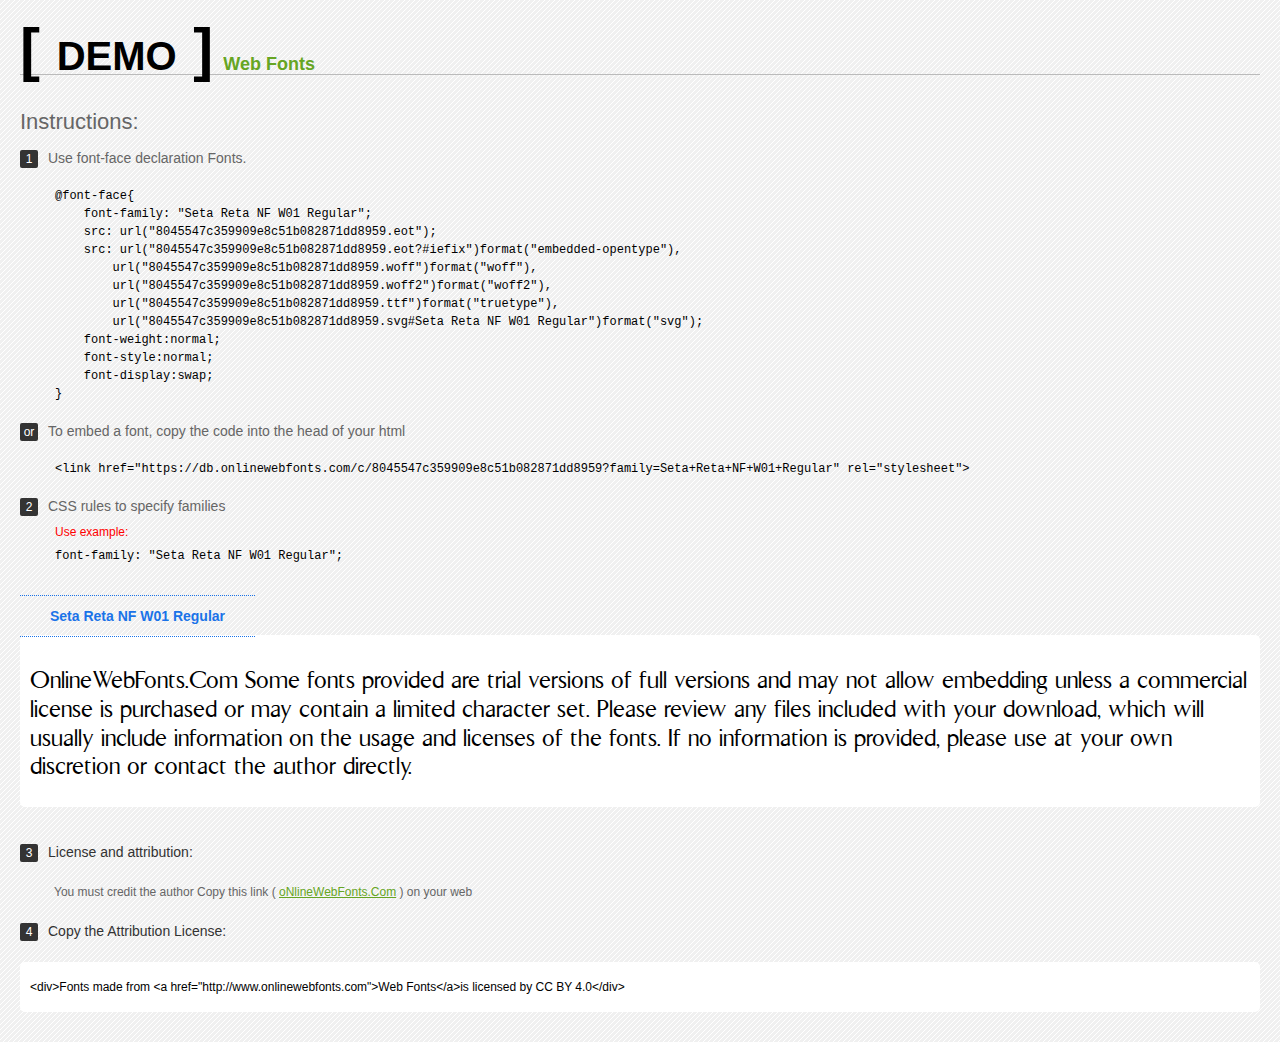
<file: assets/fonts/Web Fonts Demo.html>
<!doctype html>
<html>
<head>
<meta charset="utf-8">
<title>Seta Reta NF W01 Regular Fonts Demo</title>
<style type="text/css">
*{margin:0;padding:0;list-style-type:none;}body{font-family:Arial,Helvetica,sans-serif;line-height:1.5;font-size:16px;padding:20px;color:#333;background-image:url([data-uri]);}a{color:#66A523;}a:hover,.g:hover{opacity:0.7;}h1{font-size:60px;border-bottom:1px solid #bbb;line-height:20px;color:#000;text-transform:uppercase;margin-top:20px;}h1 a{font-size:18px;color:#66A523;text-decoration:none;text-transform:capitalize;margin-left:10px;}h1 font{font-size:40px;}.info{float:left;font-size:14px;margin-top:30px;color:#666;}.info .inst{font-size:22px;margin-bottom:10px;}.info span,.by span{color:#fff;border-radius:2px;display:inline-block;width:18px;height:18px;text-align:center;margin-right:10px;background-color:#333333;font-size:12px;line-height:18px;}.info .exs{font-size:12px;color:#666;margin-left:35px;display:block;}.info .exs font{color:#f00;line-height:30px;}.demo{float:left;width:100%;height:auto;padding-bottom:10px;margin-top:70px;background-color:#FFF;border-radius:5px;}.demo a{color:#1a73e8;float:left;font-weight:bold;font-size:14px;padding-right:30px;padding-left:30px;position:relative;border-top-width:1px;border-top-style:dotted;border-top-color:#1A73E8;text-decoration:none;border-bottom-width:1px;border-bottom-style:dotted;border-bottom-color:#1A73E8;line-height:40px;margin-top:-40px;}.demo .t{font-size:24px;float:left;width:calc(100% - 20px);color:#000;height:120px;margin-top:20px;line-height:1.2em;overflow-x:hidden;padding:10px;}.by{padding-top:15px;float:left;width:100%;margin-top:10px;margin-right:0;margin-bottom:10px;margin-left:0;font-size:14px;color:#666;}.by .b{padding-top:10px;padding-bottom:10px;color:#333;}.by .a{padding-top:10px;padding-bottom:10px;margin-left:34px;font-size:12px;}.te{width:100%;height:auto;border:0px solid #CCC;resize:none;float:left;margin-top:10px;line-height:16px;overflow:hidden;border-radius:5px;color:#000000;background-color:#FFF;font-size:12px;margin-bottom:20px;text-indent:10px;padding-top:17px;padding-bottom:17px;}pre{color:#000;}
</style>
<style type="text/css">

@font-face{
    font-family: "Seta Reta NF W01 Regular";
    src: url("8045547c359909e8c51b082871dd8959.eot");
    src: url("8045547c359909e8c51b082871dd8959.eot?#iefix")format("embedded-opentype"),
        url("8045547c359909e8c51b082871dd8959.woff")format("woff"),
        url("8045547c359909e8c51b082871dd8959.woff2")format("woff2"),
        url("8045547c359909e8c51b082871dd8959.ttf")format("truetype"),
        url("8045547c359909e8c51b082871dd8959.svg#Seta Reta NF W01 Regular")format("svg");
    font-weight:normal;
    font-style:normal;
    font-display:swap;
}

</style>
</head>
<body>
<h1> <span>[ <font>Demo</font> ]</span><a href="http://www.onlinewebfonts.com" target="_blank">Web Fonts</a></h1>
<div class="info">
  <div class="inst">Instructions:</div>
  <span>1</span>Use font-face declaration Fonts.
  <div class="exs">
    <pre>

@font-face{
    font-family: "Seta Reta NF W01 Regular";
    src: url("8045547c359909e8c51b082871dd8959.eot");
    src: url("8045547c359909e8c51b082871dd8959.eot?#iefix")format("embedded-opentype"),
        url("8045547c359909e8c51b082871dd8959.woff")format("woff"),
        url("8045547c359909e8c51b082871dd8959.woff2")format("woff2"),
        url("8045547c359909e8c51b082871dd8959.ttf")format("truetype"),
        url("8045547c359909e8c51b082871dd8959.svg#Seta Reta NF W01 Regular")format("svg");
    font-weight:normal;
    font-style:normal;
    font-display:swap;
}

</pre>
  </div>
  <span>or</span>To embed a font, copy the code into the head of your html
  <div class="exs">
<br/><pre>&lt;link href=&quot;https://db.onlinewebfonts.com/c/8045547c359909e8c51b082871dd8959?family=Seta+Reta+NF+W01+Regular&quot; rel=&quot;stylesheet&quot;&gt;</pre><br/>
  </div>
  <span>2</span>CSS rules to specify families
  <div class="exs"><font>Use example:</font> <br/>
    <pre>
font-family: &quot;Seta Reta NF W01 Regular&quot;;
</pre>
  </div>
</div>
<!--demo-->
<div class="demo"><a href="https://www.onlinewebfonts.com/download/8045547c359909e8c51b082871dd8959" target="_blank">Seta Reta NF W01 Regular</a>
  <div class="t" style='font-family:"Seta Reta NF W01 Regular"'>
  OnlineWebFonts.Com Some fonts provided are trial versions of full versions and may not allow embedding 
unless a commercial license is purchased or may contain a limited character set. 
Please review any files included with your download, 
which will usually include information on the usage and licenses of the fonts. 
If no information is provided, 
please use at your own discretion or contact the author directly.</div>
</div>
<!--demo-->
<div class="by">
  <div class="b"><span>3</span>License and attribution:</div>
  <div class="a">You must credit the author Copy this link ( <a href="http://www.onlinewebfonts.com" target="_blank">oNlineWebFonts.Com</a> ) on your web</div>
  <div class="b"><span>4</span>Copy the Attribution License:</div>
  <div class="te">&lt;div&gt;Fonts made from &lt;a href="http://www.onlinewebfonts.com"&gt;Web Fonts&lt;/a&gt;is licensed by CC BY 4.0&lt;/div&gt;</div>
</div>
</body>
</html>
</file>
<file: assets/css/constructionStyle.css>
@font-face{
    font-family: bruumBoldFont;
    src: url(./../fonts/Bruum\ FY\ Bold.otf);
}
@font-face{
    font-family: bruumFont;
    src: url(./../fonts/Bruum\ FY\ Black.otf);
}
@font-face{
    font-family: bruumLightFont;
    src: url(./../fonts/Bruum\ FY\ Light.otf);
}

*{
    font-family: bruumLightFont;
    margin: 0;
    padding: 0;
}
ul{
    margin-top: 0;
    margin-bottom: 0;
}
/* start home sreen */

/* start header */
header{
    background-color: #09539f;
    position: relative;
    /* margin-bottom: 35px; */
    /* padding-bottom: 35px; */
    /* border-bottom: 5px solid #09539f; */
}
header .left-part img {
    width: 92%;
    min-height: 65px;
    margin-top: 20px;
    margin-bottom: 25px;
    margin-left: auto;
    margin-right: auto;
    display: block;
    cursor: pointer;
}
/* header .right-part{
    width: 74%;
    position: absolute;
    right: 0;
    top: 0;
} */
header .right-part .top-nav {
    color: #fff;
    min-height: 40px;
    display: flex;
    align-items: center;
    margin-top: 3%;
}
header .right-part .top-nav ul li a{
    text-decoration: none;
    color: #fff;
    font-size: 14px;
    font-family: bruumBoldFont;
}
header .right-part .top-nav ul li{
    margin-right: 21px;
    position: relative;
    cursor: pointer;
    font-size: 14px;
    font-family: bruumBoldFont;
}
/* header .right-part .top-nav ul li:hover{
    border-bottom: 1px solid #fff;
} */
header .right-part .top-nav ul li:not(:last-child)::after{
    content: '';
    position: absolute;
    width: 2px;
    margin-left: 9px;
    height: 18px;
    bottom: 2px;
    background-color: #fff;
}
header .nav1 {
    color: #fff;
    border-top: 1px solid #fff;
    position: absolute;
    min-height: 40px;
    display: flex;
    align-items: center;
}

/* header .nav1 ul li:first-of-type{
    border-top: 4px solid #09539f;
} */
header .nav1 ul li{
    font-size: 14px;
    margin-right: 20px !important;
    cursor: pointer;
    font-family: bruumBoldFont;
    position: relative;
}
header .nav1 ul li:not(:last-child)::after{
    content: '';
    position: absolute;
    width: 2px;
    margin-left: 9px;
    height: 18px;
    bottom: 2px;
    background-color: #fff;
}

.border-right {
    border-right: 1px solid #fcfcfc !important;
}
header .langs{
    margin-top: -10px;
}
header .langs span{
    font-size: 12px;
    color: #fcfcfc;
    cursor: pointer;
}
header .nav2{
    background-color: #f2f2f2;
    padding: 10px 0;
    margin-top: 10px;
    position: absolute;
    right: 0;
    bottom: 0;
    width: 75%;
}
header .nav2 ul{
    margin-left: 50px;
}
header .nav2 ul li{
    font-size: 14px;
    cursor: pointer;
}
/* end header */

.counter-top{
    background-color: #1a1a1a;
    padding: 20px 30px;
}
.counter-top .btns {
    /* display: flex;
    justify-content: space-evenly;
    align-items: center; */
    width: 90%;
}
.counter-top .btn{
    padding: 5px 10px;
    color: #f1efef;
    background-color: #bd1e2d;
    border: none;
    width: 80%;
    display: flex;
    justify-content: center;
    align-items: center;
    margin: auto;
}
.counter-top .btn a{
    text-decoration: none;
    color: #fff;
}
.counter-top .btns .btn-primary{
    background-color: #09539f;
}
.counter-top p{
    font-size: 16px;
    margin-bottom: 0;
    text-align: center;
    color: #c3c3c3;
}   
.counter-top button.btn{
    font-size: 14px;
}   
/* start counter */
.counter{
    margin: 30px 0;
}
.counter h2{
    font-family: bruumBoldFont;
    color: #09539f;
    font-size: 30px;
    font-weight: bold;
    margin: 5px;
}
.counter i{
    font-size: 35px;
    color: #888686;
}
.counter p{
    color: #888686;
}
/* end counter */
.datamatix-section{
    margin: 30px 0;
}
.datamatix-section h3{
    font-family: bruumBoldFont;
    font-size: 28px;
    margin-bottom: 30px;
    /* border-left: 4px solid #09539f;
    padding-left: 20px; */
}
.datamatix-section .lists ul li{
    text-transform: capitalize;
}
.datamatix-section p{
    font-size: 22px;
    line-height: 32px;
    width: 79%;
}
.datamatix-section a{
    color: #09539f !important;
    font-size: 17px;
    cursor: pointer;
    text-decoration: none;
}

.banner_title{
    margin: 40px 0 20px;
    font-family: bruumBoldFont;
    line-height: 40px;
    font-size: 30px;
    text-align: left;
    width: 95%;
}
.banner_text{
    width: 95%;
    font-size: 20px;
}

/* start banners */
.bannerTop{
    background-image: url(./../img/construction_img_2.jpg);
    width: 100%;
    height: 580px;
    background-size: cover;
    background-repeat: no-repeat;
    background-position: center;
    position: relative;
}
.main-banner img{
    width: 100%;
}
.banner{
    /* border-bottom: 10px solid #09539f; */
    width: 100%;
    height: 780px;
    background-size: cover;
    background-repeat: no-repeat;
    position: relative;
}
.banner.bannerRight{
    background-position: right;
}
.banner.bannerLeft{
    background-position: left;
}
/* .banner.bannerLeft .banner-text{
    margin-left: 5%;
}
.banner.bannerRight .banner-text{
    margin-right: 5%;
} */
.banner-1{
    background-image: url(./../img/construction_img_3.jpg);
    /* border-bottom: 10px solid #09539f; */
    margin-bottom: 30px;
}
.banner-2{
    background-image: url(./../img/construction_img_4.jpg);
    /* margin-bottom: -5px; */
}
.banner-3{
    background-image: url(./../img/construction_img_5.jpg);
    /* border-top: 10px solid #09539f; */
}
.banner-4{
    background-image: url(./../img/construction_img_6.jpg);
    /* margin-bottom: -5px; */
}
.banner-5{
    background-image: url(./../img/construction_img_7.jpg);
    /* margin-bottom: -5px; */
}
/* .banner-6{
    background-image: url(./../img/ce.jpg);
    border-bottom: 10px solid #ed2027;
} */

.banner .banner-text h3{
    position: relative;
    /* color: #09539f; */
    font-family: bruumBoldFont;
    font-size: 40px;
    line-height: 42px;
    margin-top: 65%;
}
.banner .banner-text hr{
    border-top: 2px solid #09539f;
    width: 70%;
    margin-left: 0;
    border-width: 1px;
    display: inline-flex;
}
.banner-2 .banner-text hr{
    margin-right: 0;
}
.banner .banner-text p{
    font-size: 18px;
    margin-top: 10px;
    margin-bottom: 20px;
    width: 90%;
}
.banner.bannerRight p{
    margin-left: auto;
}
.banner .banner-text .btn-success{
    background-color: #09539f;
    border: #09539f;
    border-radius: 5px;
    padding: 4px 14px;
}
/* end banners */

/* start gallery */
.categories img{
    margin-bottom: 25px;
}
.gallery{
    width: 75%;
    margin: 0 auto;
}
.gallery button.btn{
    background-color: #09539f;
    border-color: #09539f;
    display: block;
    margin: 2% 42%;
    padding: 5px 30px;
    border-radius: 0;
}
.gallery img.img-fluid{
    margin-bottom: 20px;
}
/* end gallery */

/* start events */
.events h3{
    font-weight: bold;
    margin: 40px 0;
    text-align: center;
    font-size: 32px;
}
.events .event-card{
    position: relative;
    padding: 20px;
    min-height: 620px;
    text-align: center;
    margin-bottom: 20px;
}
.events .event-card h5{
    font-family: bruumBoldFont;
    margin: 20px auto;
    font-size: 24px;
}
.events .card-body p, .card-footer p{
    color: #8b8b8b;
}
.events a{
    text-decoration: none;
    color: #fff;
    font-family: bruumLightFont;
}
.events button{
    background-color: #1b75ba;
    border-color: #1b75ba;
    width: 90%;
    position: absolute;
    bottom: 20px;
    display: flex;
    align-items: center;
    justify-content: center;
    padding: 10px 0;
}
.events .card-footer h6{
    font-family: bruumBoldFont;
    font-size: 18px;
    margin-top: 20px;
    margin-bottom: 2px;
}
.events .event-card:hover, .event-card.active{
    background-color: #f8f8f8;
    transition: .3s all;
    cursor: pointer;
}
/* end events */

.footer-top h4{
    width: 90%;
    margin: auto;
}
/* start footer */
footer{
    padding: 50px 0 0;
    background-color: rgba(240,240,241,255);
    margin-top: 30px;
}
footer .logo {
    text-align: center;
}
footer .logo img{
    margin-top: -30%;
    width: 90%;
}
footer .logo img.logo2{
    margin-top: -20%;
}
/* footer .logo span{
    font-family: boldFont;
} */
footer h5{
    color: #09539f;
    font-size: 17px;
    font-family: bruumBoldFont;
}
footer .links{
    margin-bottom: 5px;
}
footer .links span{
    color: #3d3b3b;
    font-size: 14px;
    cursor: pointer;
}
footer .links span:hover{
    color: #0b447c;
    font-weight: 700;
}
footer .subscribe-label{
    color: #09539f;
    font-size: 17px;
    font-family: bruumBoldFont;
}
footer p.footr{
    font-size: 15px;
    margin-top: 10px;
}
footer .copy-right{
    margin-top: 50px;
    background-color: #09539f;
    color: #fff;
}
footer .copy-right p{
    font-size: 15px;
    margin: auto;
    padding: 15px 0;
    text-align: center;
    color: #fff
}
footer form input, footer form .btn{
    max-height: 33px;
    background-color: #09539f;
}
footer form .btn{
    font-size: 13px;
    justify-content: center;
    align-items: center;
}
footer .icon-download img{
    margin-left: 25px;
    min-height: 44px;
    margin-top: -5px;
    width: 40%;
    cursor: pointer;
}
footer .social img{
    margin-right: 10px;
    cursor: pointer;
}
/* end footer */

/* start home sreen */

/* start media query */
@media only screen and (min-width: 1400px) {
    .banner {
        height: 820px;
    }
    .datamatix-section p, .datamatix-section a {
        font-size: 25px;
        line-height: 40px;
    }
}
@media only screen and (max-width: 1312px) and (min-width: 1270px)  {
    .banner.bannerLeft, .banner.bannerRight {
        height: 750px;
        background-position: top;
    }
}
@media only screen and (max-width: 1344px) {
    header .nav1 ul li {
        font-size: 13px;
        margin-right: 10px;
        margin-left: 0px;
    }
}
@media only screen and (max-width: 1281px) {
    .counter-top p{
        font-size: 14px;
    }
    .counter-top .btns {
        position: relative;
        top: 50%;
        transform: translateY(-50%);
    }
}
@media only screen and (max-width: 1044px) {
    header .nav1 {
        margin-top: 5px;
        padding-top: 5px;
    }
    .banner.bannerLeft .banner-text{
        margin-left: 5%;
    }
    .banner.banner.bannerRight .banner-text{
        margin-right: 5%;
    }
    .banner .banner-text h3 {
        font-size: 36px;
        margin-top: 75%;
    }
}

@media only screen and (max-width: 1024px) {
    /* header .nav1{
        padding-bottom: 10px;
    } */
}
@media only screen and (max-width: 1199px) {
    .datamatix-section p {
        font-size: 18px;
        width: 100%;
    }
}
@media only screen and (max-width: 1109px) {
    .counter-top .btns {
        width: 100%;
    }
}
@media only screen and (max-width: 1086px) {
    header .nav1{
        position: relative;
        width: 100%;
    }
}
@media only screen and (max-width: 991px) {
    .counter h2 {
        font-size: 24px;
    }
    .datamatix-section p {
        font-size: 16px;
    }
    .banner.bannerRight .banner-text{
        margin-right: 5%;
    }
    .banner .banner-text{
        margin-top: -22%;
    }
    .banner {
        height: 560px;
    }
    .banner .banner-text h3 {
        font-size: 26px;
        line-height: 33px;
        margin-top: 100%;
    }
    .banner .banner-text p {
        font-size: 18px;
        line-height: 25px;
    }
    .banner .banner-text h3 br{
        display: none;
    }
    .events h3 {
        margin: 25px 0;
        font-size: 25px;
    }
    .events .event-card {
        min-height: 575px;
    }
    .events .event-card h5 {
        font-size: 17px;
        margin: 15px auto;
    }
    .events .card-body p, .card-footer p {
        color: #8b8b8b;
        font-size: 14px;
    }
    .events .card-footer h6 {
        font-size: 16px;
        margin-bottom: 6px;
    }
    .events a {
        font-size: 14px;
    }
    .events button {
        padding: 4px 0;
    }
}
@media only screen and (max-width: 940px) {
    header .left-part img{
        width: 100%;
    }
}

@media only screen and (max-width: 798px) {
    header .nav2 {
        padding: 3px 0;
    }
}
@media only screen and (max-width: 842px) and (min-width: 768px)  {
    .counter-top button.btn{
        font-size: 11px;
    }
    .counter h2 {
        font-size: 26px;
    }
    .counter-top p{
        font-size: 14px;
    }
    .datamatix-section p {
        font-size: 18px;
    }
}
@media only screen and (max-width: 767px) {
    header .right-part{
        position: relative;
        width: 100%;
    }
    header .right-part .top-nav ul li, header .nav1 ul li{
        font-size: 14px;
        width: 40%;
        margin: 5px auto;
    }
    header .langs span{
        font-size: 12px;
    }
    header .right-part .top-nav {
        padding: 20px;
    }
    header .right-part .top-nav ul li:not(:last-child)::after{
        position: relative;
    }
    header .nav1 ul li:not(:last-child)::after{
        position: relative;
        width: 20%;
    }
    header .left-part img {
        width: auto;
        min-height: auto;
    }
    header .nav1{
        position: relative;
        width: 90%;
        padding: 25px;
        margin: 0;
    }
    header .nav2 {
        width: 100%;
    }
    header .left-part img{
        margin: auto;
        display: flex;
    }
    header .nav2 ul {
        margin-left: 0;
    }
    .datamatix-section br{
        display: none;
    }
    .counter-top button.btn{
        width: 100%;
        margin: 20px auto;
    }
    .datamatix-section {
        margin: 9% auto;
    }
    .datamatix-section h3{
        font-size: 20px;
    }
    .datamatix-section p {
        font-size: 14px;
        width: 100%;
    }
    .gallery button.btn {
        width: 50%;
        margin: 20px auto;
    }
    .banner_title{
        font-size: 22px;
        text-align: center;
        line-height: 30px;
    }
    .banner, .bannerTop{
        width: 100%;
        height: 400px;
    }
    .banner .banner-text h3 {
        font-size: 24px;
    }
    .banner .over{
        position: absolute;
        left: 0;
        top: 0;
        right: 0;
        bottom: 0;
        background-color: #000;
        opacity: .8;
        z-index: 99;
    }
    .banner .banner-text h3{
        margin-top: 44%;
        color: #09539f;
    }
    .banner .banner-text hr {
       margin: auto;
        width: 50%;
    }
    .banner .banner-text{
        display: flex;
        flex-direction: column;
        align-items: center;
        text-align: center;
    }
    .banner .banner-text h3 br, .banner-text p br {
        display: none;
    }
    .banner .banner-text p{
        color: #fff;
        margin-top: 12px;
        margin: 10px auto;
    }
    .categories .cat{
        display: flex;
        justify-content: center;
    }
    .category img{
        margin: 10px auto;
        display: block;
    }
    .events h5 br{
        display: none;
    }
    .events .event-card {
        min-height: 500px;
    }
    .footer-top h4{
        width: 100%;
        font-size: 21px;
    }
    footer .logo{
        margin-bottom: 20px;
    }
    footer .icon-download{
        width: 75%;
        margin: 15px auto;
        justify-content: center;
    }
    footer .social{
        width: 25%;
        margin: 0 auto;
    }
    
}
@media only screen and (max-width: 575px) {
    /* header .nav1{
        padding-bottom: 15%;
    } */
    header .left-part img {
        width: 50%;
        min-height: 60px;
    }
    header .nav2 {
        padding: 10px 0;
    }
    header .nav2 ul li {
        font-size: 12px;
    }
    .counter-top .btns {
        margin-top: 15px;
    }
    .counter-top .btns .btn {
        width: 100%;
        margin-top: 5px;
    }
    .banner .banner-text h3 {
        margin-top: 45%;
    }
    .banner .banner-text hr{
        width: 100%;
        margin: auto !important;
    }
    .banner .banner-text {
        text-align: center;
    }
    .gallery img{
        margin: -10px auto;
        display: block;
        width: 90%;
    }
    .categories img{
        margin-bottom: 10px;
    }
    .datamatix-section ul li{
        font-size: 14px;
        line-height: 21px;
    }   
    .events .event-card {
        min-height: 535px;
    }
    .footer-top h4{
        width: 85%;
        font-size: 18px;
        text-align: center;
    }

    footer h5 {
        font-size: 15px;
    }
    footer .links span {
        font-size: 13px;
    }
    footer .copy-right {
        margin-top: 30px;
    }
    footer .copy-right p {
        font-size: 13px;
    }
}
/* @media only screen and (max-width: 475px) {
    header .nav1{
        padding-bottom: 20%;
    }
} */
@media only screen and (max-width: 558px) {
    header .nav1 ul li {
        margin-left: 5px;
        font-size: 13px;
    }
}
@media only screen and (max-width: 505px) {
    header .nav1 .langs {
        margin-top: 0;
        font-size: 12px;
    }
    .banner .banner-text hr{
        width: 75%;
    }
    .banner .banner-text h3 {
        margin-top: 50%;
    }
}
@media only screen and (max-width: 460px){
    header .nav1 ul li{
        width: 35%;
    }
}
@media only screen and (max-width: 418px){
    .nav1 .langs{
        display: flex;
    }
}
@media only screen and (max-width: 414px) {
    header .nav1 ul li, header .right-part .top-nav ul li {
        margin-left: 0px;
        font-size: 14px;
        display: block;
        width: 100%;
        margin: 5px auto;
    }
    /* .banner .banner-text h3 {
        margin-top: 40%;
    } */
    .datamatix-section p {
        line-height: 22px;
    }
}
@media only screen and (max-width: 375px) {
    /* header .nav1{
        padding-bottom: 25%;
    } */
    .banner .banner-text hr{
        margin: auto;
    }
    .banner .banner-text h3 {
        margin-top: 60%;
    }
    .banner .banner-text p{
        margin-top: 10px;
    }
    form button.d-flex{
        padding: 5px 10px;
    }
    .datamatix-section h3 {
        font-size: 16px;
        margin-bottom: 5px;
    }
    .datamatix-section p , .datamatix-section a {
        font-size: 14px;
        line-height: 22px;
    }
    .datamatix-section{
        margin-bottom: 25px;
    }
}
@media only screen and (max-width: 237px) {
    .banner_title {
        font-size: 13px;
        text-align: left;
        line-height: 19px;
        margin-top: 100px !important;
    }
}

/* end media query */
</file>
<file: assets/css/constructionCongStyle.css>
@font-face{
    font-family: bruumBoldFont;
    src: url(./../fonts/Bruum\ FY\ Bold.otf);
}
@font-face{
    font-family: bruumFont;
    src: url(./../fonts/Bruum\ FY\ Black.otf);
}
@font-face{
    font-family: bruumLightFont;
    src: url(./../fonts/Bruum\ FY\ Light.otf);
}

*{
    font-family: bruumLightFont;
    margin: 0;
    padding: 0;
}
ul{
    margin-top: 0;
    margin-bottom: 0;
}
/* start home sreen */

/* start header */
header{
    background-color: #09539f;
    position: relative;
    /* margin-bottom: 35px; */
    /* padding-bottom: 35px; */
    /* border-bottom: 5px solid #027cc2; */
}
header .left-part img {
    width: 92%;
    min-height: 65px;
    margin-top: 20px;
    margin-bottom: 25px;
    margin-left: auto;
    margin-right: auto;
    display: block;
    cursor: pointer;
}
/* header .right-part{
    width: 74%;
    position: absolute;
    right: 0;
    top: 0;
} */
header .right-part .top-nav {
    color: #fff;
    min-height: 40px;
    display: flex;
    align-items: center;
    margin-top: 3%;
}
header .right-part .top-nav ul li a{
    text-decoration: none;
    color: #fff;
    font-size: 14px;
    font-family: bruumBoldFont;
}
header .right-part .top-nav ul li{
    margin-right: 21px;
    position: relative;
    cursor: pointer;
    font-size: 14px;
    font-family: bruumBoldFont;
}
/* header .right-part .top-nav ul li:hover{
    border-bottom: 1px solid #fff;
} */
header .right-part .top-nav ul li:not(:last-child)::after{
    content: '';
    position: absolute;
    width: 2px;
    margin-left: 9px;
    height: 18px;
    bottom: 2px;
    background-color: #fff;
}
header .nav1 {
    color: #fff;
    border-top: 1px solid #fff;
    position: absolute;
    min-height: 40px;
    display: flex;
    align-items: center;
}

/* header .nav1 ul li:first-of-type{
    border-top: 4px solid #027cc2;
} */
header .nav1 ul li{
    font-size: 14px;
    margin-right: 20px !important;
    cursor: pointer;
    font-family: bruumBoldFont;
    position: relative;
}
header .nav1 ul li:not(:last-child)::after{
    content: '';
    position: absolute;
    width: 2px;
    margin-left: 9px;
    height: 18px;
    bottom: 2px;
    background-color: #fff;
}

.border-right {
    border-right: 1px solid #fcfcfc !important;
}
header .langs{
    margin-top: -10px;
}
header .langs span{
    font-size: 12px;
    color: #fcfcfc;
    cursor: pointer;
}
header .nav2{
    background-color: #f2f2f2;
    padding: 10px 0;
    margin-top: 10px;
    position: absolute;
    right: 0;
    bottom: 0;
    width: 75%;
}
header .nav2 ul{
    margin-left: 50px;
}
header .nav2 ul li{
    font-size: 14px;
    cursor: pointer;
}
/* end header */

.counter-top{
    background-color: #1a1a1a;
    padding: 20px 30px;
}
.counter-top .btns {
    /* display: flex;
    justify-content: space-evenly;
    align-items: center; */
    width: 90%;
}
.counter-top .btn-danger{
    padding: 5px 10px;
    color: #f1efef;
    background-color: #bd1e2d;
    border: none;
    width: 80%;
    display: flex;
    justify-content: center;
    align-items: center;
    margin: auto;
}
.counter-top .btns .btn-primary{
    background-color: #027cc2;
}
.counter-top p{
    font-size: 16px;
    margin-bottom: 0;
    text-align: center;
    color: #c3c3c3;
}   
.counter-top button.btn{
    font-size: 14px;
}  
.counter-top button.btn a{
    text-decoration: none;
    color: #fff;
} 
/* start counter */
.counter{
    margin: 30px 0;
}
.counter h2{
    font-family: bruumBoldFont;
    color: #09539f;
    font-size: 30px;
    font-weight: bold;
    margin: 5px;
}
.counter i{
    font-size: 35px;
    color: #888686;
}
.counter p{
    color: #888686;
}
/* end counter */
.datamatix-section{
    margin: 30px 0;
}
.datamatix-section h3{
    font-family: bruumBoldFont;
    font-size: 28px;
    margin-bottom: 30px;
    border-left: 4px solid #09539f;
    padding-left: 20px;
}
.datamatix-section .lists ul li{
    text-transform: capitalize;
}
.datamatix-section p{
    font-size: 22px;
    line-height: 32px;
    /* width: 79%; */
}
.datamatix-section a{
    color: #09539f !important;
    font-size: 17px;
    cursor: pointer;
    text-decoration: none;
}

.banner_title{
    margin: 40px 0 20px;
    font-family: bruumBoldFont;
    line-height: 40px;
    font-size: 30px;
    text-align: left;
    width: 95%;
}
.banner_text{
    width: 95%;
    font-size: 20px;
}

/* start banners */
.bannerTop{
    background-image: url(./../img/Food_Congress_image_2.jpg);
    width: 100%;
    height: 700px;
    background-size: cover;
    background-repeat: no-repeat;
    position: relative;
}
.main-banner img{
    width: 100%;
}
.banner{
    /* border-bottom: 10px solid #027cc2; */
    width: 100%;
    height: 780px;
    background-size: cover;
    background-repeat: no-repeat;
    position: relative;
}
.banner.bannerRight{
    background-position: right;
}
.banner.bannerLeft{
    background-position: left;
}
/* .banner.bannerLeft .banner-text{
    margin-left: 5%;
}
.banner.bannerRight .banner-text{
    margin-right: 5%;
} */
.banner-1{
    background-image: url(./../img/construction_img_3.jpg);
    /* border-bottom: 10px solid #09539f; */
    margin-bottom: 30px;
}
.banner-2{
    background-image: url(./../img/construction_img_4.jpg);
    /* margin-bottom: -5px; */
}
.banner-3{
    background-image: url(./../img/construction_img_5.jpg);
    /* border-top: 10px solid #027cc2; */
}
.banner-4{
    background-image: url(./../img/construction_img_6.jpg);
    /* margin-bottom: -5px; */
}
.banner-5{
    background-image: url(./../img/construction_img_7.jpg);
    /* margin-bottom: -5px; */
}
/* .banner-6{
    background-image: url(./../img/ce.jpg);
    border-bottom: 10px solid #ed2027;
} */

.banner .banner-text h3{
    position: relative;
    /* color: #027cc2; */
    font-family: bruumBoldFont;
    font-size: 40px;
    line-height: 42px;
    margin-top: 65%;
}
.banner .banner-text hr{
    border-top: 2px solid #09539f;
    width: 70%;
    margin-left: 0;
    border-width: 1px;
    display: inline-flex;
}
.banner-2 .banner-text hr{
    margin-right: 0;
}
.banner .banner-text p{
    font-size: 18px;
    margin-top: 10px;
    margin-bottom: 20px;
    width: 90%;
}
.banner.bannerRight p{
    margin-left: auto;
}
.banner .banner-text .btn-success{
    background-color: #09539f;
    border: #09539f;
    border-radius: 5px;
    padding: 4px 14px;
}
/* end banners */

/* start gallery */
.categories img{
    margin-bottom: 25px;
}
.gallery{
    width: 75%;
    margin: 0 auto;
}
.gallery button.btn{
    background-color: #09539f;
    border-color: #09539f;
    display: block;
    margin-top: 20px;
    margin-bottom: 40px;
    padding: 5px;
    min-width: 320px;
    border-radius: 0;
}
.gallery img.img-fluid{
    margin-bottom: 20px;
}
/* end gallery */

/* start events */
.events h3{
    font-weight: bold;
    margin: 40px 0;
    text-align: center;
    font-size: 32px;
}
.events .event-card{
    position: relative;
    padding: 20px;
    min-height: 620px;
    text-align: center;
    margin-bottom: 20px;
}
.events .event-card h5{
    font-family: bruumBoldFont;
    margin: 20px auto;
    font-size: 24px;
}
.events .card-body p, .card-footer p{
    color: #8b8b8b;
}
.events a{
    text-decoration: none;
    color: #fff;
    font-family: bruumLightFont;
}
.events button{
    background-color: #1b75ba;
    border-color: #1b75ba;
    width: 90%;
    position: absolute;
    bottom: 20px;
    display: flex;
    align-items: center;
    justify-content: center;
    padding: 10px 0;
}
.events .card-footer h6{
    font-family: bruumBoldFont;
    font-size: 18px;
    margin-top: 20px;
    margin-bottom: 2px;
}
.events .event-card:hover, .event-card.active{
    background-color: #f8f8f8;
    transition: .3s all;
    cursor: pointer;
}
/* end events */

.footer-top h4{
    width: 90%;
    margin: auto;
}
/* start footer */
footer{
    padding: 50px 0 0;
    background-color: rgba(240,240,241,255);
    margin-top: 30px;
}
footer .logo {
    text-align: center;
}
footer .logo img{
    margin-top: -30%;
    width: 90%;
}
footer .logo img.logo2{
    margin-top: -20%;
}
/* footer .logo span{
    font-family: boldFont;
} */
footer h5{
    color: #09539f;
    font-size: 17px;
    font-family: bruumBoldFont;
}
footer .links{
    margin-bottom: 5px;
}
footer .links span{
    color: #3d3b3b;
    font-size: 14px;
    cursor: pointer;
}
footer .links span:hover{
    color: #09427c;
    font-weight: 700;
}
footer .subscribe-label{
    color: #09539f;
    font-size: 17px;
    font-family: bruumBoldFont;
}
footer p.footr{
    font-size: 15px;
    margin-top: 10px;
}
footer .copy-right{
    margin-top: 50px;
    background-color: #09539f;
    color: #fff;
}
footer .copy-right p{
    font-size: 15px;
    margin: auto;
    padding: 15px 0;
    text-align: center;
    color: #fff
}
footer form input, footer form .btn{
    max-height: 33px;
    background-color: #09539f;
}
footer form .btn{
    font-size: 13px;
    justify-content: center;
    align-items: center;
}
footer .icon-download img{
    margin-left: 25px;
    min-height: 44px;
    margin-top: -5px;
    width: 40%;
    cursor: pointer;
}
footer .social img{
    margin-right: 10px;
    cursor: pointer;
}
/* end footer */

/* start home sreen */

/* start media query */
@media only screen and (min-width: 1400px) {
    .banner {
        height: 820px;
    }
    .datamatix-section p, .datamatix-section a {
        font-size: 25px;
        line-height: 40px;
    }
}
@media only screen and (max-width: 1312px) and (min-width: 1270px)  {
    .banner.bannerLeft, .banner.bannerRight {
        height: 750px;
        background-position: top;
    }
}
@media only screen and (max-width: 1344px) {
    header .nav1 ul li {
        font-size: 13px;
        margin-right: 10px;
        margin-left: 0px;
    }
}
@media only screen and (max-width: 1281px) {
    .counter-top p{
        font-size: 14px;
    }
    .counter-top .btns {
        position: relative;
        top: 50%;
        transform: translateY(-50%);
    }
}
@media only screen and (max-width: 1044px) {
    header .nav1 {
        margin-top: 5px;
        padding-top: 5px;
    }
    .banner.bannerLeft .banner-text{
        margin-left: 5%;
    }
    .banner.banner.bannerRight .banner-text{
        margin-right: 5%;
    }
    .banner .banner-text h3 {
        font-size: 36px;
        margin-top: 75%;
    }
}

@media only screen and (max-width: 1024px) {
    /* header .nav1{
        padding-bottom: 10px;
    } */
}
@media only screen and (max-width: 1199px){
    .gallery button.btn {
        margin: 20px auto;
        min-width: 85%;
    }
}
@media only screen and (max-width: 1109px) {
    .counter-top .btns {
        width: 100%;
    }
}
@media only screen and (max-width: 1086px) {
    header .nav1{
        position: relative;
        width: 100%;
    }
}
@media only screen and (max-width: 991px) {
    .counter h2 {
        font-size: 24px;
    }
    .datamatix-section p {
        font-size: 16px;
    }
    .banner.bannerRight .banner-text{
        margin-right: 5%;
    }
    .banner .banner-text{
        margin-top: -22%;
    }
    .banner {
        height: 560px;
    }
    .banner .banner-text h3 {
        font-size: 26px;
        line-height: 33px;
        margin-top: 100%;
    }
    .banner .banner-text p {
        font-size: 18px;
        line-height: 25px;
    }
    .banner .banner-text h3 br{
        display: none;
    }
    .events h3 {
        margin: 25px 0;
        font-size: 25px;
    }
    .events .event-card {
        min-height: 575px;
    }
    .events .event-card h5 {
        font-size: 17px;
        margin: 15px auto;
    }
    .events .card-body p, .card-footer p {
        color: #8b8b8b;
        font-size: 14px;
    }
    .events .card-footer h6 {
        font-size: 16px;
        margin-bottom: 6px;
    }
    .events a {
        font-size: 14px;
    }
    .events button {
        padding: 4px 0;
    }
}
@media only screen and (max-width: 940px) {
    header .left-part img{
        width: 100%;
    }
}

@media only screen and (max-width: 798px) {
    header .nav2 {
        padding: 3px 0;
    }
}
@media only screen and (max-width: 842px) and (min-width: 768px)  {
    .counter-top button.btn{
        font-size: 11px;
    }
    .counter h2 {
        font-size: 26px;
    }
    .counter-top p{
        font-size: 14px;
    }
    .datamatix-section p {
        font-size: 18px;
    }
}
@media only screen and (max-width: 767px) {
    header .right-part{
        position: relative;
        width: 100%;
    }
    header .right-part .top-nav ul li, header .nav1 ul li{
        font-size: 14px;
        width: 40%;
        margin: 5px auto;
    }
    header .langs span{
        font-size: 12px;
    }
    header .right-part .top-nav {
        padding: 20px;
    }
    header .right-part .top-nav ul li:not(:last-child)::after{
        position: relative;
    }
    header .nav1 ul li:not(:last-child)::after{
        position: relative;
        width: 20%;
    }
    header .left-part img {
        width: auto;
        min-height: auto;
    }
    header .nav1{
        position: relative;
        width: 90%;
        padding: 25px;
        margin: 0;
    }
    header .nav2 {
        width: 100%;
    }
    header .left-part img{
        margin: auto;
        display: flex;
    }
    header .nav2 ul {
        margin-left: 0;
    }
    .datamatix-section br{
        display: none;
    }
    .counter-top button.btn{
        width: 100%;
        margin: 20px auto;
    }
    .datamatix-section {
        margin: 9% auto;
    }
    .datamatix-section h3{
        font-size: 20px;
    }
    .datamatix-section p {
        font-size: 14px;
        width: 100%;
    }
    .gallery button.btn {
        width: 50%;
        margin: 20px auto;
    }
    .banner_title{
        font-size: 22px;
        text-align: center;
        line-height: 30px;
    }
    .banner, .bannerTop{
        width: 100%;
        height: 400px;
    }
    .banner .banner-text h3 {
        font-size: 24px;
    }
    .banner .over{
        position: absolute;
        left: 0;
        top: 0;
        right: 0;
        bottom: 0;
        background-color: #000;
        opacity: .8;
        z-index: 99;
    }
    .banner .banner-text h3{
        margin-top: 44%;
        color: #09539f;
    }
    .banner .banner-text hr {
       margin: auto;
        width: 50%;
    }
    .banner .banner-text{
        display: flex;
        flex-direction: column;
        align-items: center;
        text-align: center;
    }
    .banner .banner-text h3 br, .banner-text p br {
        display: none;
    }
    .banner .banner-text p{
        color: #fff;
        margin-top: 12px;
        margin: 10px auto;
    }
    .categories .cat{
        display: flex;
        justify-content: center;
    }
    .category img{
        margin: 10px auto;
        display: block;
    }
    .events h5 br{
        display: none;
    }
    .events .event-card {
        min-height: 500px;
    }
    .footer-top h4{
        width: 100%;
        font-size: 21px;
    }
    footer .logo{
        margin-bottom: 20px;
    }
    footer .icon-download{
        width: 75%;
        margin: 15px auto;
        justify-content: center;
    }
    footer .social{
        width: 25%;
        margin: 0 auto;
    }
    
}
@media only screen and (max-width: 575px) {
    /* header .nav1{
        padding-bottom: 15%;
    } */
    header .left-part img {
        width: 50%;
        min-height: 60px;
    }
    header .nav2 {
        padding: 10px 0;
    }
    header .nav2 ul li {
        font-size: 12px;
    }
    .counter-top .btns {
        margin-top: 15px;
    }
    .counter-top .btns .btn {
        width: 100%;
        margin-top: 5px;
    }
    .banner .banner-text h3 {
        margin-top: 45%;
    }
    .banner .banner-text hr{
        width: 100%;
        margin: auto !important;
    }
    .banner .banner-text {
        text-align: center;
    }
    .gallery img{
        margin: -10px auto;
        display: block;
        width: 90%;
    }
    .categories img{
        margin-bottom: 10px;
    }
    .datamatix-section ul li{
        font-size: 14px;
        line-height: 21px;
    }   
    .events .event-card {
        min-height: 535px;
    }
    .footer-top h4{
        width: 85%;
        font-size: 18px;
        text-align: center;
    }

    footer h5 {
        font-size: 15px;
    }
    footer .links span {
        font-size: 13px;
    }
    footer .copy-right {
        margin-top: 30px;
    }
    footer .copy-right p {
        font-size: 13px;
    }
}
/* @media only screen and (max-width: 475px) {
    header .nav1{
        padding-bottom: 20%;
    }
} */
@media only screen and (max-width: 558px) {
    header .nav1 ul li {
        margin-left: 5px;
        font-size: 13px;
    }
}
@media only screen and (max-width: 505px) {
    header .nav1 .langs {
        margin-top: 0;
        font-size: 12px;
    }
    .banner .banner-text hr{
        width: 75%;
    }
    .banner .banner-text h3 {
        margin-top: 50%;
    }
}
@media only screen and (max-width: 460px){
    header .nav1 ul li{
        width: 35%;
    }
}
@media only screen and (max-width: 418px){
    .nav1 .langs{
        display: flex;
    }
}
@media only screen and (max-width: 414px) {
    header .nav1 ul li, header .right-part .top-nav ul li {
        margin-left: 0px;
        font-size: 14px;
        display: block;
        width: 100%;
        margin: 5px auto;
    }
    /* .banner .banner-text h3 {
        margin-top: 40%;
    } */
    .datamatix-section p {
        line-height: 22px;
    }
}
@media only screen and (max-width: 375px) {
    /* header .nav1{
        padding-bottom: 25%;
    } */
    .banner .banner-text hr{
        margin: auto;
    }
    .banner .banner-text h3 {
        margin-top: 60%;
    }
    .banner .banner-text p{
        margin-top: 10px;
    }
    form button.d-flex{
        padding: 5px 10px;
    }
    .datamatix-section h3 {
        font-size: 16px;
        margin-bottom: 5px;
    }
    .datamatix-section p , .datamatix-section a {
        font-size: 14px;
        line-height: 22px;
    }
    .datamatix-section{
        margin-bottom: 25px;
    }
}
@media only screen and (max-width: 237px) {
    .banner_title {
        font-size: 13px;
        text-align: left;
        line-height: 19px;
        margin-top: 100px !important;
    }
}

/* end media query */
</file>
<file: assets/css/constructionEventStyle.css>
@font-face{
    font-family: bruumBoldFont;
    src: url(./../fonts/Bruum\ FY\ Bold.otf);
}
@font-face{
    font-family: bruumFont;
    src: url(./../fonts/Bruum\ FY\ Black.otf);
}
@font-face{
    font-family: bruumLightFont;
    src: url(./../fonts/Bruum\ FY\ Light.otf);
}

*{
    font-family: bruumLightFont;
    margin: 0;
    padding: 0;
}
ul{
    margin-top: 0;
    margin-bottom: 0;
}
/* start home sreen */

/* start header */
header{
    background-color: #09539f;
    position: relative;
    /* padding-bottom: 35px; */
    /* border-bottom: 5px solid #09539f; */
}
header .left-part img {
    width: 92%;
    min-height: 65px;
    margin-top: 20px;
    margin-bottom: 25px;
    margin-left: auto;
    margin-right: auto;
    display: block;
    cursor: pointer;
}
/* header .right-part{
    width: 74%;
    position: absolute;
    right: 0;
    top: 0;
} */
header .right-part .top-nav {
    color: #fff;
    min-height: 40px;
    display: flex;
    align-items: center;
    margin-top: 3%;
}
header .right-part .top-nav ul li a{
    text-decoration: none;
    color: #fff;
    font-size: 14px;
    font-family: bruumBoldFont;
}
header .right-part .top-nav ul li{
    margin-right: 21px;
    position: relative;
    cursor: pointer;
    font-size: 14px;
    font-family: bruumBoldFont;
}
/* header .right-part .top-nav ul li:hover{
    border-bottom: 1px solid #fff;
} */
header .right-part .top-nav ul li:not(:last-child)::after{
    content: '';
    position: absolute;
    width: 2px;
    margin-left: 9px;
    height: 18px;
    bottom: 2px;
    background-color: #fff;
}
header .nav1 {
    color: #fff;
    border-top: 1px solid #fff;
    position: absolute;
    min-height: 40px;
    display: flex;
    align-items: center;
}

/* header .nav1 ul li:first-of-type{
    border-top: 4px solid #09539f;
} */
header .nav1 ul li{
    font-size: 14px;
    margin-right: 20px !important;
    cursor: pointer;
    font-family: bruumBoldFont;
    position: relative;
}
header .nav1 ul li:not(:last-child)::after{
    content: '';
    position: absolute;
    width: 2px;
    margin-left: 9px;
    height: 18px;
    bottom: 2px;
    background-color: #fff;
}

.border-right {
    border-right: 1px solid #fcfcfc !important;
}
header .langs{
    margin-top: -10px;
}
header .langs span{
    font-size: 12px;
    color: #fcfcfc;
    cursor: pointer;
}
header .nav2{
    background-color: #f2f2f2;
    padding: 10px 0;
    margin-top: 10px;
    position: absolute;
    right: 0;
    bottom: 0;
    width: 75%;
}
header .nav2 ul{
    margin-left: 50px;
}
header .nav2 ul li{
    font-size: 14px;
    cursor: pointer;
}
/* end header */

.counter-top{
    background-color: #1a1a1a;
    padding: 20px 30px;
}
.counter-top .btns {
    /* display: flex;
    justify-content: space-evenly;
    align-items: center; */
    width: 90%;
}
.counter-top .btns button{
    padding: 5px 10px;
    font-size: 14px;
    color: #f1efef;
}
.counter-top .btns .btn-primary{
    background-color: #09539f;
}
.counter-top p{
    font-size: 16px;
    margin-bottom: 0;
    text-align: center;
    color: #c3c3c3;
}   
.counter-top button.btn{
    font-size: 14px;
}   
/* start counter */
.counter{
    margin: 30px 0;
}
.counter h2{
    font-family: bruumBoldFont;
    color: #09539f;
    font-size: 30px;
    font-weight: bold;
    margin: 5px;
}
.counter i{
    font-size: 35px;
    color: #888686;
}
.counter p{
    color: #888686;
}
/* end counter */
.datamatix-section{
    margin: 30px 0;
}
.datamatix-section h3{
    font-family: bruumBoldFont;
    font-size: 28px;
    margin-bottom: 30px;
    /* border-left: 4px solid #09539f;
    padding-left: 20px; */
}
.datamatix-section .lists ul li{
    text-transform: capitalize;
}
.datamatix-section p{
    font-size: 22px;
    line-height: 32px;
    width: 79%;
}
.datamatix-section a{
    color: #09539f !important;
    font-size: 17px;
    cursor: pointer;
    text-decoration: none;
}

.banner_title{
    margin: 40px 0 20px;
    font-family: bruumBoldFont;
    line-height: 40px;
    font-size: 30px;
    text-align: left;
    width: 95%;
}
.banner_text{
    width: 95%;
    font-size: 20px;
}

/* start banners */
.bannerTop{
    background-image: url(./../img/construction_img_2.jpg);
    width: 100%;
    height: 700px;
    background-size: cover;
    background-repeat: no-repeat;
    position: relative;
}
.main-banner img{
    width: 100%;
}
.banner{
    /* border-bottom: 10px solid #09539f; */
    width: 100%;
    height: 780px;
    background-size: cover;
    background-repeat: no-repeat;
    position: relative;
}
.banner.bannerRight{
    background-position: right;
}
.banner.bannerLeft{
    background-position: left;
}
/* .banner.bannerLeft .banner-text{
    margin-left: 5%;
}
.banner.bannerRight .banner-text{
    margin-right: 5%;
} */
.banner-1{
    background-image: url(./../img/10th_banner_6.jpg);
    /* border-bottom: 10px solid #09539f; */
    margin-bottom: 30px;
}
.banner-2{
    background-image: url(./../img/10th_banner_2.jpg);
    /* margin-bottom: -5px; */
}
.banner-3{
    background-image: url(./../img/10th_banner_3.jpg);
    /* border-top: 10px solid #09539f; */
}
.banner-4{
    background-image: url(./../img/10th_banner_4.jpg);
    /* margin-bottom: -5px; */
}
.banner-5{
    background-image: url(./../img/10th_banner_5.jpg);
    /* margin-bottom: -5px; */
}
/* .banner-6{
    background-image: url(./../img/ce.jpg);
    border-bottom: 10px solid #ed2027;
} */

.banner .banner-text h3{
    position: relative;
    /* color: #09539f; */
    font-family: bruumBoldFont;
    font-size: 40px;
    line-height: 42px;
    margin-top: 65%;
}
.banner .banner-text hr{
    border-top: 2px solid #09539f;
    width: 70%;
    margin-left: 0;
    border-width: 1px;
    display: inline-flex;
}
.banner-2 .banner-text hr{
    margin-right: 0;
}
.banner .banner-text p{
    font-size: 18px;
    margin-top: 10px;
}
.banner .banner-text .btn-primary{
    background-color: #09539f;
    border: #09539f;
    border-radius: 5px;
    padding: 4px 14px;
}
/* end banners */

/* start gallery */
.categories img{
    margin-bottom: 25px;
}
.gallery{
    width: 75%;
    margin: 0 auto;
}
.gallery button.btn{
    display: block;
    margin: 2% 42%;
    padding: 5px 30px;
    border-radius: 0;
}
.gallery img.img-fluid{
    margin-bottom: 20px;
}
/* end gallery */

/* start events */
.events h3{
    font-weight: bold;
    margin: 40px 0;
    text-align: center;
    font-size: 32px;
}
.events .event-card{
    position: relative;
    padding: 20px;
    min-height: 620px;
    text-align: center;
    margin-bottom: 20px;
}
.events .event-card h5{
    font-family: bruumBoldFont;
    margin: 20px auto;
    font-size: 24px;
}
.events .event-card h5 a{
    text-decoration: none;
    color: #000 !important;
    font-family: bruumBoldFont;
}
.events .card-body p, .card-footer p{
    color: #8b8b8b;
}
.events .btn a{
    text-decoration: none;
    color: #fff;
    font-family: bruumLightFont;
}
.events button{
    background-color: #09539f;
    border-color: #09539f;
    width: 90%;
    position: absolute;
    bottom: 20px;
    display: flex;
    align-items: center;
    justify-content: center;
    padding: 10px 0;
}
.events .card-footer h6{
    font-family: bruumBoldFont;
    font-size: 18px;
    margin-top: 20px;
    margin-bottom: 2px;
}
.events .event-card:hover, .event-card.active{
    background-color: #f8f8f8;
    transition: .3s all;
    cursor: pointer;
}
/* end events */

.footer-top h4{
    width: 90%;
    margin: auto;
}
/* start footer */
footer{
    padding: 50px 0 0;
    background-color: rgba(240,240,241,255);
    margin-top: 30px;
}
footer .logo {
    text-align: center;
}
footer .logo img{
    margin-top: -30%;
    width: 90%;
}
footer .logo img.logo2{
    margin-top: -20%;
}
/* footer .logo span{
    font-family: boldFont;
} */
footer h5{
    color: #09539f;
    font-size: 17px;
    font-family: bruumBoldFont;
}
footer .links{
    margin-bottom: 5px;
}
footer .links span{
    color: #3d3b3b;
    font-size: 14px;
    cursor: pointer;
}
footer .links span:hover{
    color: #074380;
    font-weight: 700;
}
footer .subscribe-label{
    color: #09539f;
    font-size: 17px;
    font-family: bruumBoldFont;
}
footer p.footr{
    font-size: 15px;
    margin-top: 10px;
}
footer .copy-right{
    margin-top: 50px;
    background-color: #09539f;
    color: #fff;
}
footer .copy-right p{
    font-size: 15px;
    margin: auto;
    padding: 15px 0;
    text-align: center;
    color: #fff
}
footer form input, footer form .btn{
    max-height: 35px;
    background-color: #09539f;
}
footer form .btn{
    font-size: 13px;
    justify-content: center;
    align-items: center;
}
footer .icon-download img{
    margin-left: 25px;
    min-height: 44px;
    margin-top: -5px;
    width: 40%;
    cursor: pointer;
}
footer .social img{
    margin-right: 10px;
    cursor: pointer;
}
/* end footer */

/* start home sreen */

/* start media query */
@media only screen and (min-width: 1400px) {
    .banner {
        height: 820px;
    }
    .datamatix-section p, .datamatix-section a {
        font-size: 25px;
        line-height: 40px;
    }
}
@media only screen and (max-width: 1312px) and (min-width: 1270px)  {
    .banner.bannerLeft, .banner.bannerRight {
        height: 750px;
        background-position: top;
    }
}
@media only screen and (max-width: 1344px) {
    header .nav1 ul li {
        font-size: 13px;
        margin-right: 10px;
        margin-left: 0px;
    }
}
@media only screen and (max-width: 1281px) {
    .counter-top p{
        font-size: 14px;
    }
    .counter-top .btns {
        position: relative;
        top: 50%;
        transform: translateY(-50%);
    }
}
@media only screen and (max-width: 1044px) {
    header .nav1 {
        margin-top: 5px;
        padding-top: 5px;
    }
}
@media only screen and (max-width: 1024px) {
    /* header .nav1{
        padding-bottom: 10px;
    } */
}

@media only screen and (max-width: 1109px) {
    .counter-top .btns {
        width: 100%;
    }
}
@media only screen and (max-width: 1086px) {
    header .nav1{
        position: relative;
        width: 100%;
    }
}
@media only screen and (max-width: 991px) {
    .counter h2 {
        font-size: 24px;
    }
    .datamatix-section p {
        font-size: 16px;
    }
    .banner.bannerRight .banner-text{
        margin-right: 5%;
    }
    .banner .banner-text{
        margin-top: -22%;
    }
    .banner {
        height: 560px;
    }
    .banner .banner-text h3 {
        font-size: 26px;
        line-height: 33px;
        margin-top: 100%;
    }
    .banner .banner-text p {
        font-size: 18px;
        line-height: 25px;
    }
    .banner .banner-text h3 br{
        display: none;
    }
    .banner .banner-text h3 {
        line-height: 27px;
    }
    .events h3 {
        margin: 25px 0;
        font-size: 25px;
    }
    .events .event-card {
        min-height: 575px;
    }
    .events .event-card h5 {
        font-size: 17px;
        margin: 15px auto;
    }
    .events .card-body p, .card-footer p {
        color: #8b8b8b;
        font-size: 14px;
    }
    .events .card-footer h6 {
        font-size: 16px;
        margin-bottom: 6px;
    }
    .events a {
        font-size: 14px;
    }
    .events button {
        padding: 4px 0;
    }
}
@media only screen and (max-width: 940px) {
    header .left-part img{
        width: 100%;
    }
}

@media only screen and (max-width: 798px) {
    header .nav2 {
        padding: 3px 0;
    }
}
@media only screen and (max-width: 842px) and (min-width: 768px)  {
    .counter-top button.btn{
        font-size: 11px;
    }
    .counter h2 {
        font-size: 26px;
    }
    .counter-top p{
        font-size: 14px;
    }
    .datamatix-section p {
        font-size: 18px;
    }
}
@media only screen and (max-width: 767px) {
    header .right-part{
        position: relative;
        width: 100%;
    }
    header .right-part .top-nav ul li, header .nav1 ul li{
        font-size: 14px;
        width: 40%;
        margin: 5px auto;
    }
    header .langs span{
        font-size: 12px;
    }
    header .right-part .top-nav {
        padding: 20px;
    }
    header .right-part .top-nav ul li:not(:last-child)::after{
        position: relative;
    }
    header .nav1 ul li:not(:last-child)::after{
        position: relative;
        width: 20%;
    }
    header .left-part img {
        width: auto;
        min-height: auto;
    }
    header .nav1{
        position: relative;
        width: 90%;
        padding: 25px;
        margin: 0;
    }
    header .nav2 {
        width: 100%;
    }
    header .left-part img{
        margin: auto;
        display: flex;
    }
    header .nav2 ul {
        margin-left: 0;
    }
    .datamatix-section br{
        display: none;
    }
    .counter-top button.btn{
        width: 100%;
        margin: 20px auto;
    }
    .datamatix-section {
        margin: 9% auto;
    }
    .datamatix-section h3{
        font-size: 20px;
    }
    .datamatix-section p {
        font-size: 14px;
        width: 100%;
    }
    .gallery button.btn {
        width: 50%;
        margin: 20px auto;
    }
    .banner_title{
        font-size: 22px;
        text-align: center;
        line-height: 30px;
    }
    .banner, .bannerTop{
        width: 100%;
        height: 400px;
    }
    .banner .banner-text h3 {
        font-size: 24px;
    }
    .banner .over{
        position: absolute;
        left: 0;
        top: 0;
        right: 0;
        bottom: 0;
        background-color: #000;
        opacity: .8;
        z-index: 99;
    }
    .banner .banner-text h3{
        margin-top: 44%;
        color: #09539f;
    }
    .banner .banner-text hr {
       margin: auto;
        width: 50%;
    }
    .banner .banner-text{
        display: flex;
        flex-direction: column;
        align-items: center;
        text-align: center;
    }
    .banner .banner-text h3 br, .banner-text p br {
        display: none;
    }
    .banner .banner-text p{
        color: #fff;
        margin-top: 12px;
    }
    .categories .cat{
        display: flex;
        justify-content: center;
    }
    .category img{
        margin: 10px auto;
        display: block;
    }
    .events h5 br{
        display: none;
    }
    .events .event-card {
        min-height: 500px;
    }
    .footer-top h4{
        width: 100%;
        font-size: 21px;
    }
    footer .logo{
        margin-bottom: 20px;
    }
    footer .icon-download{
        width: 75%;
        margin: 15px auto;
        justify-content: center;
    }
    footer .social{
        width: 25%;
        margin: 0 auto;
    }
    
}
@media only screen and (max-width: 575px) {
    /* header .nav1{
        padding-bottom: 15%;
    } */
    header .left-part img {
        width: 50%;
        min-height: 60px;
    }
    header .nav2 {
        padding: 10px 0;
    }
    header .nav2 ul li {
        font-size: 12px;
    }
    .counter-top .btns {
        margin-top: 15px;
    }
    .counter-top .btns .btn {
        width: 100%;
        margin-top: 5px;
    }
    .banner .banner-text h3 {
        margin-top: 45%;
    }
    .banner .banner-text hr{
        width: 100%;
        margin: auto !important;
    }
    .banner .banner-text {
        text-align: center;
    }
    .gallery img{
        margin: -10px auto;
        display: block;
        width: 90%;
    }
    .categories img{
        margin-bottom: 10px;
    }
    .datamatix-section ul li{
        font-size: 14px;
        line-height: 21px;
    }   
    .events .event-card {
        min-height: 535px;
    }
    .footer-top h4{
        width: 85%;
        font-size: 18px;
        text-align: center;
    }

    footer h5 {
        font-size: 15px;
    }
    footer .links span {
        font-size: 13px;
    }
    footer .copy-right {
        margin-top: 30px;
    }
    footer .copy-right p {
        font-size: 13px;
    }
}
/* @media only screen and (max-width: 475px) {
    header .nav1{
        padding-bottom: 20%;
    }
} */
@media only screen and (max-width: 558px) {
    header .nav1 ul li {
        margin-left: 5px;
        font-size: 13px;
    }
}
@media only screen and (max-width: 505px) {
    header .nav1 .langs {
        margin-top: 0;
        font-size: 12px;
    }
    .banner .banner-text hr{
        width: 75%;
    }
    .banner .banner-text h3 {
        margin-top: 50%;
    }
}
@media only screen and (max-width: 460px){
    header .nav1 ul li{
        width: 35%;
    }
}
@media only screen and (max-width: 418px){
    .nav1 .langs{
        display: flex;
    }
}
@media only screen and (max-width: 414px) {
    header .nav1 ul li , header .right-part .top-nav ul li{
        margin-left: 0px;
        font-size: 14px;
        display: block;
        width: 100%;
        margin: 5px auto;
    }
    /* .banner .banner-text h3 {
        margin-top: 40%;
    } */
    .datamatix-section p {
        line-height: 22px;
    }
}
@media only screen and (max-width: 375px) {
    /* header .nav1{
        padding-bottom: 25%;
    } */
    .banner .banner-text hr{
        margin: auto;
    }
    .banner .banner-text h3 {
        margin-top: 60%;
    }
    .banner .banner-text p{
        margin-top: 10px;
    }
    form button.d-flex{
        padding: 5px 10px;
    }
    .datamatix-section h3 {
        font-size: 16px;
        margin-bottom: 5px;
    }
    .datamatix-section p , .datamatix-section a {
        font-size: 14px;
        line-height: 22px;
    }
    .datamatix-section{
        margin-bottom: 25px;
    }
}
@media only screen and (max-width: 237px) {
    .banner_title {
        font-size: 13px;
        text-align: left;
        line-height: 19px;
        margin-top: 100px !important;
    }
}

/* end media query */
</file>
